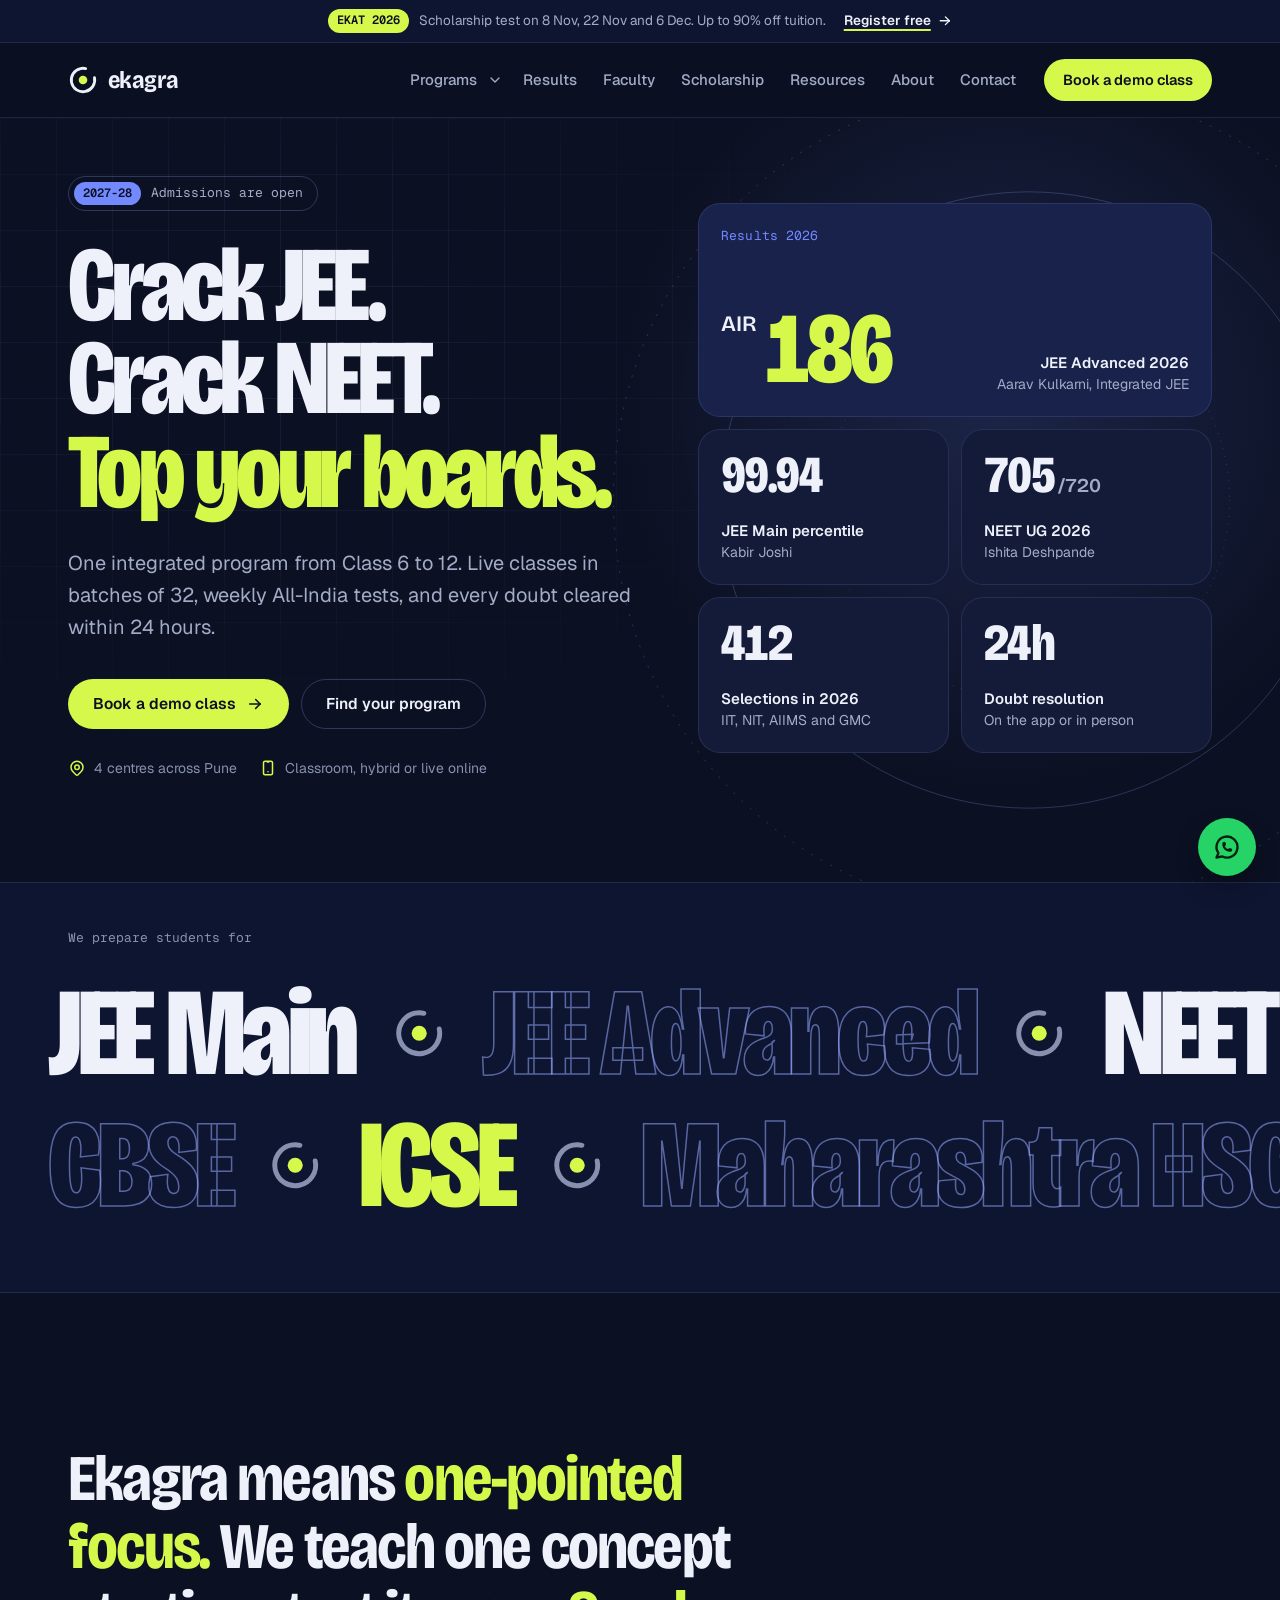
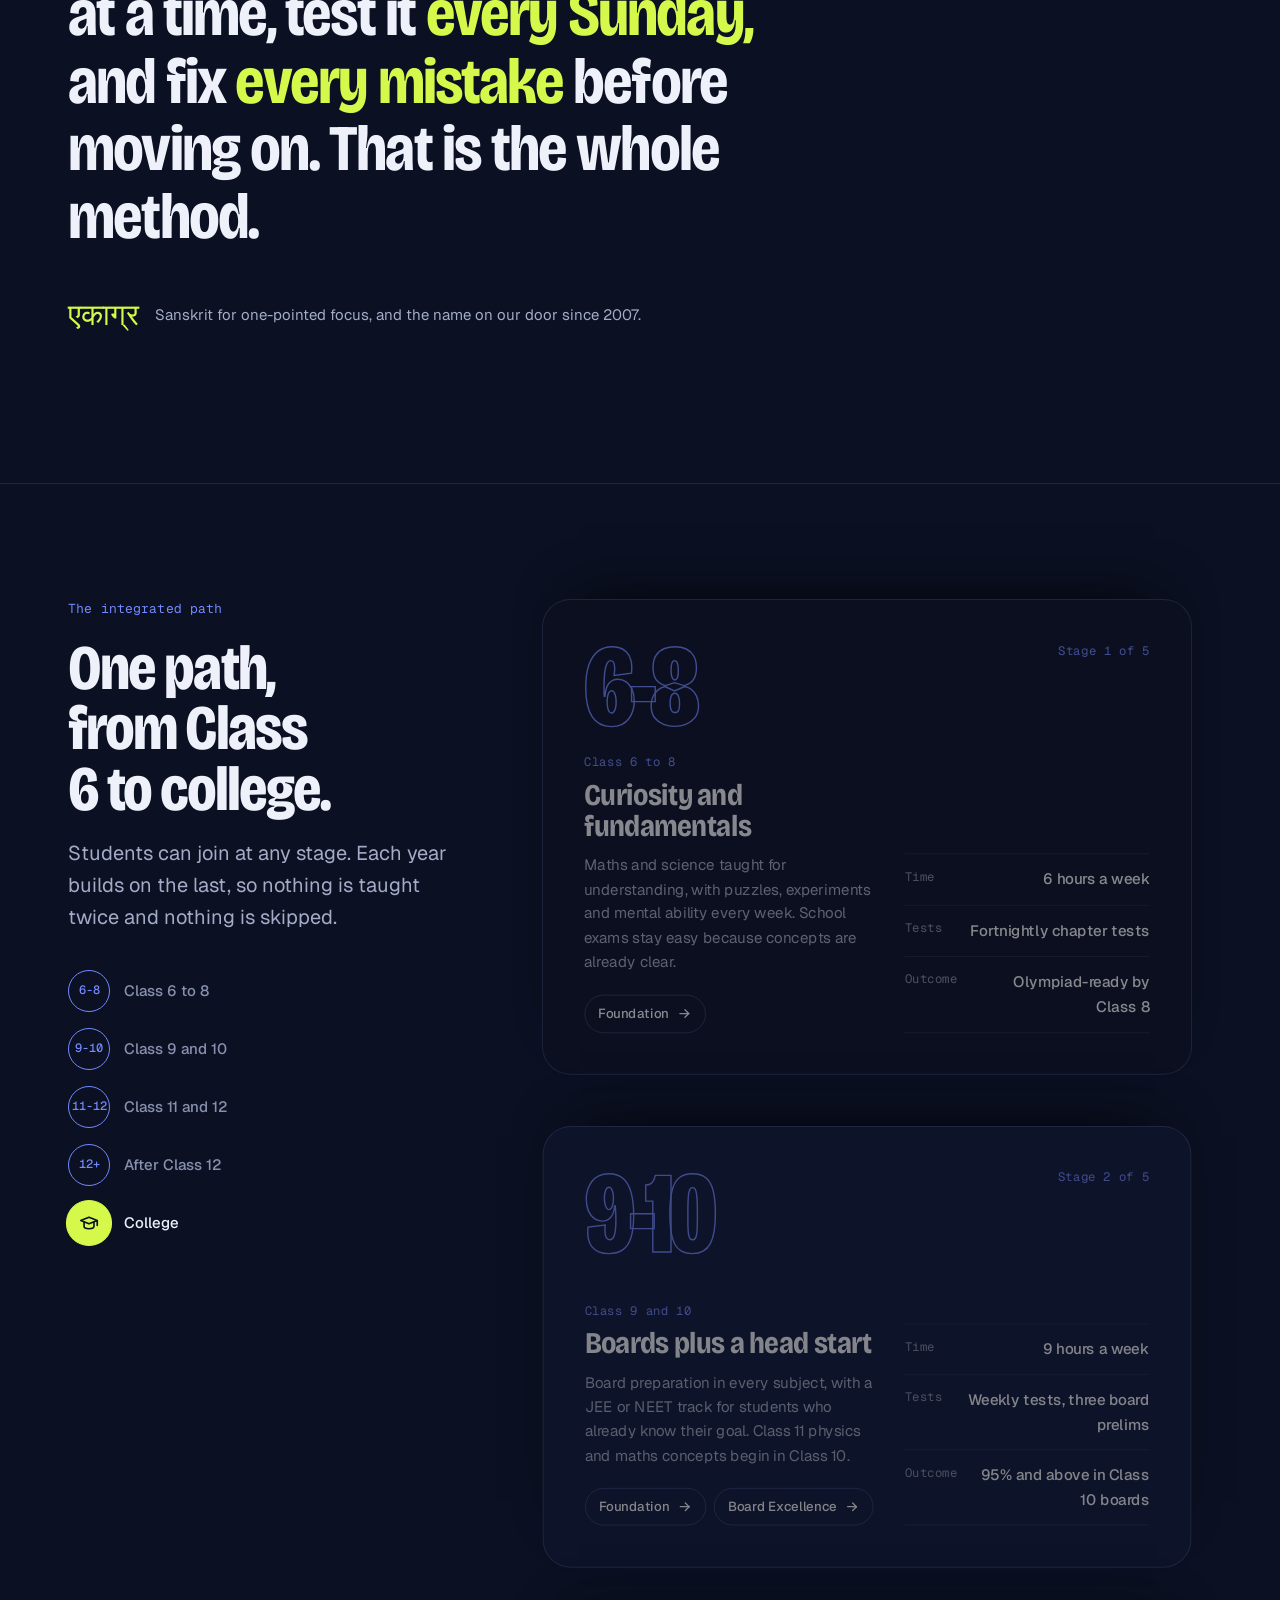
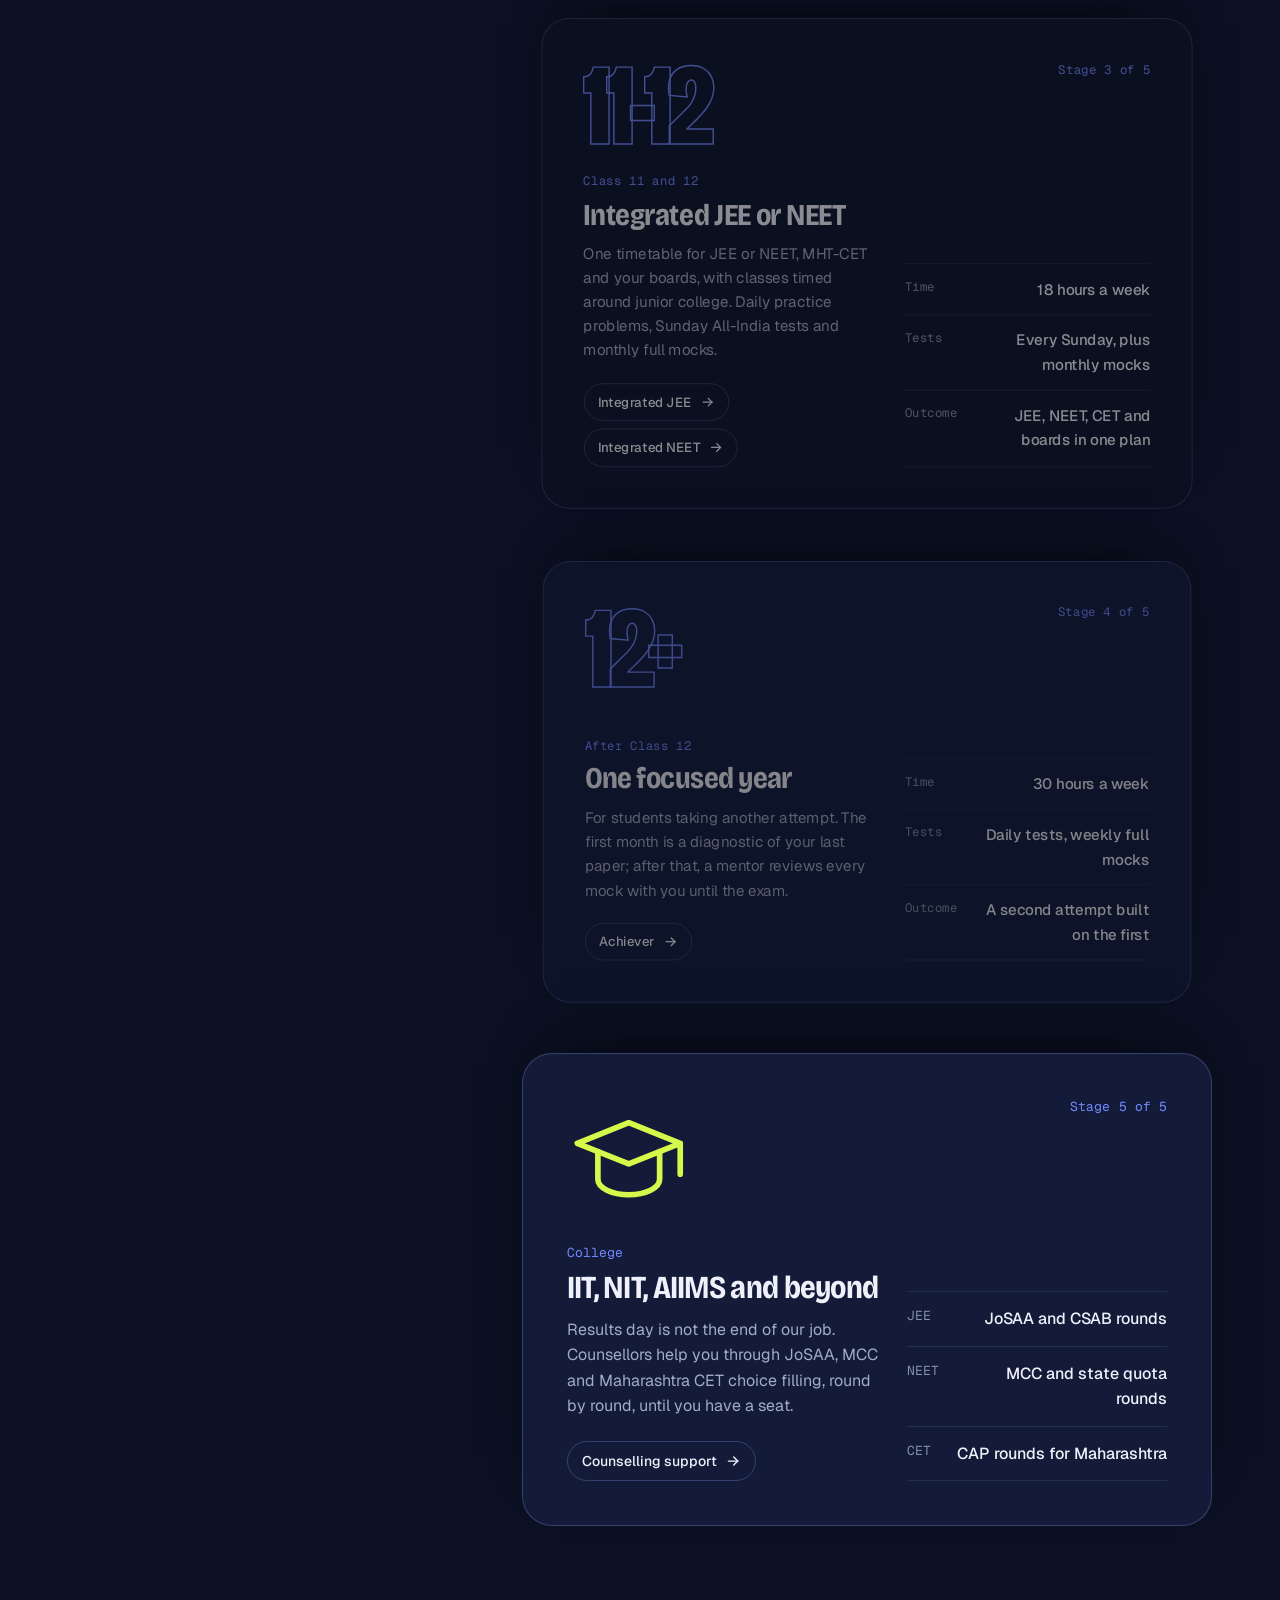
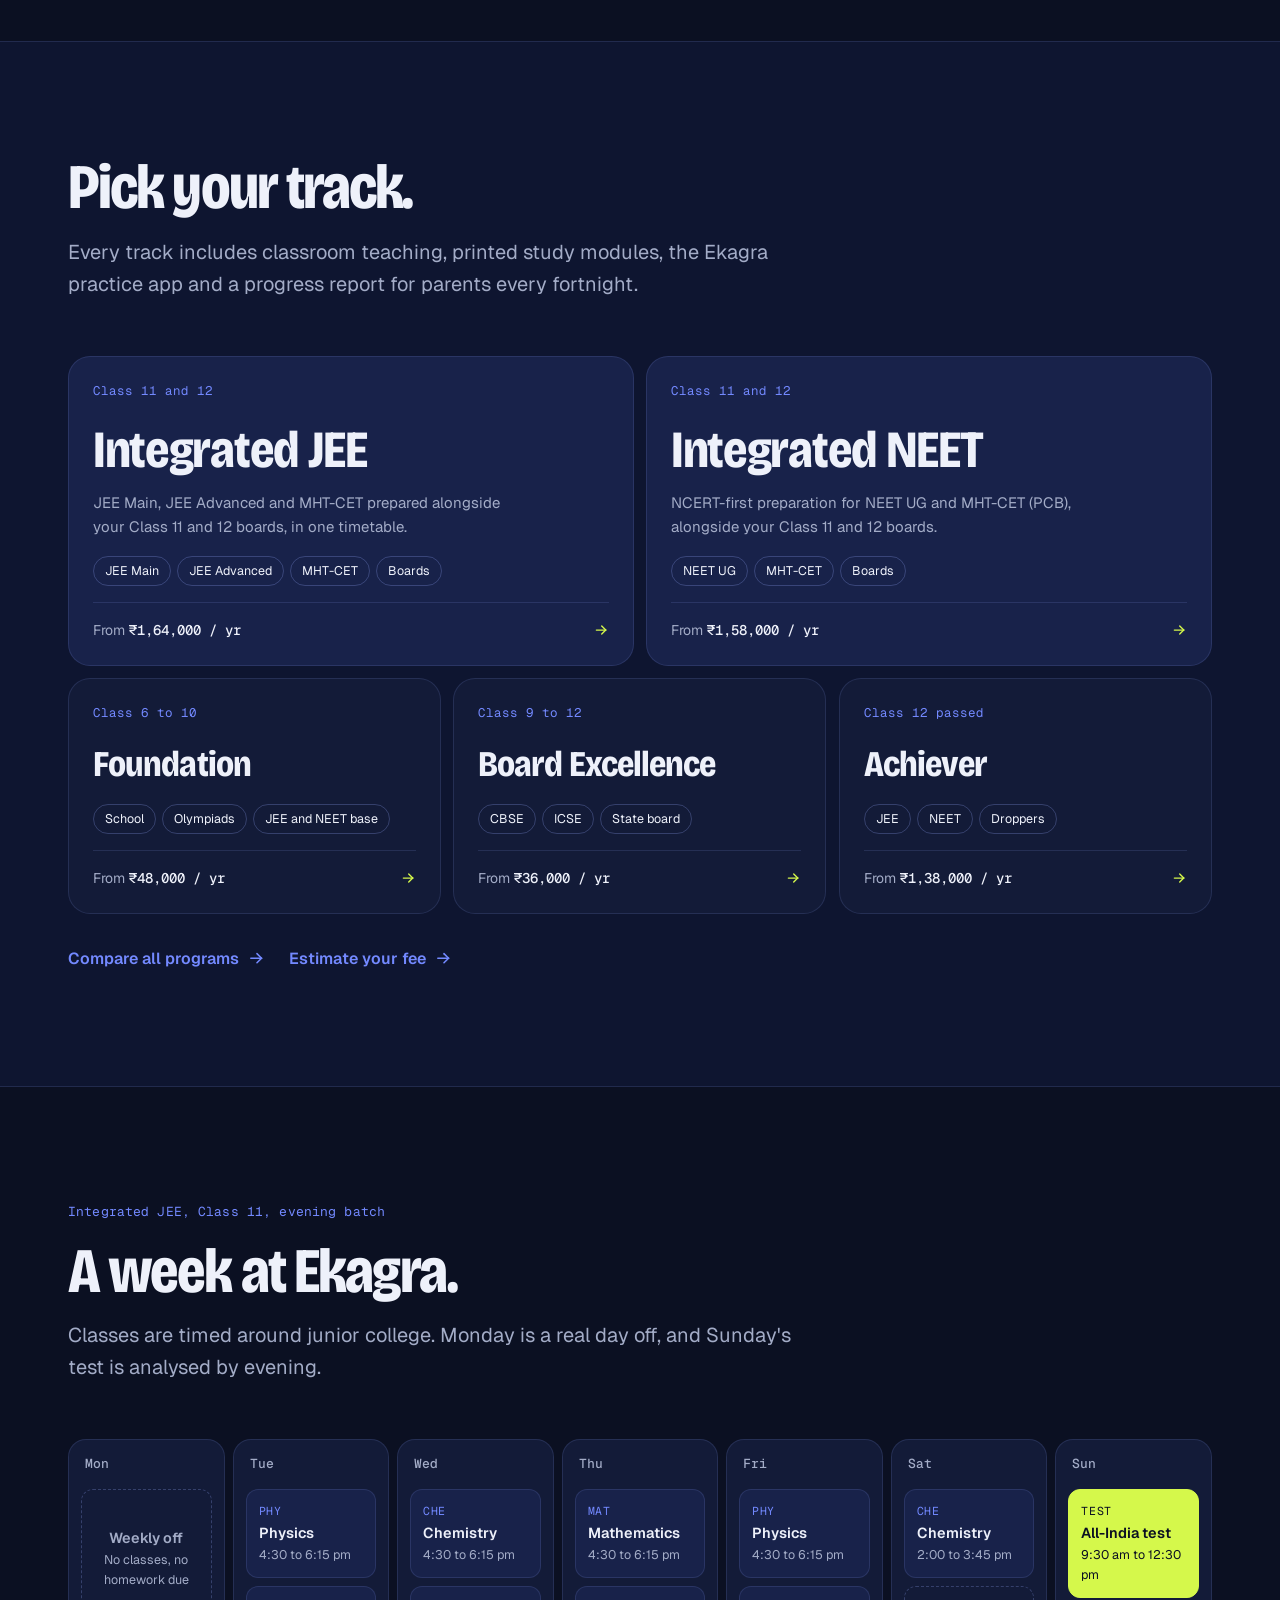
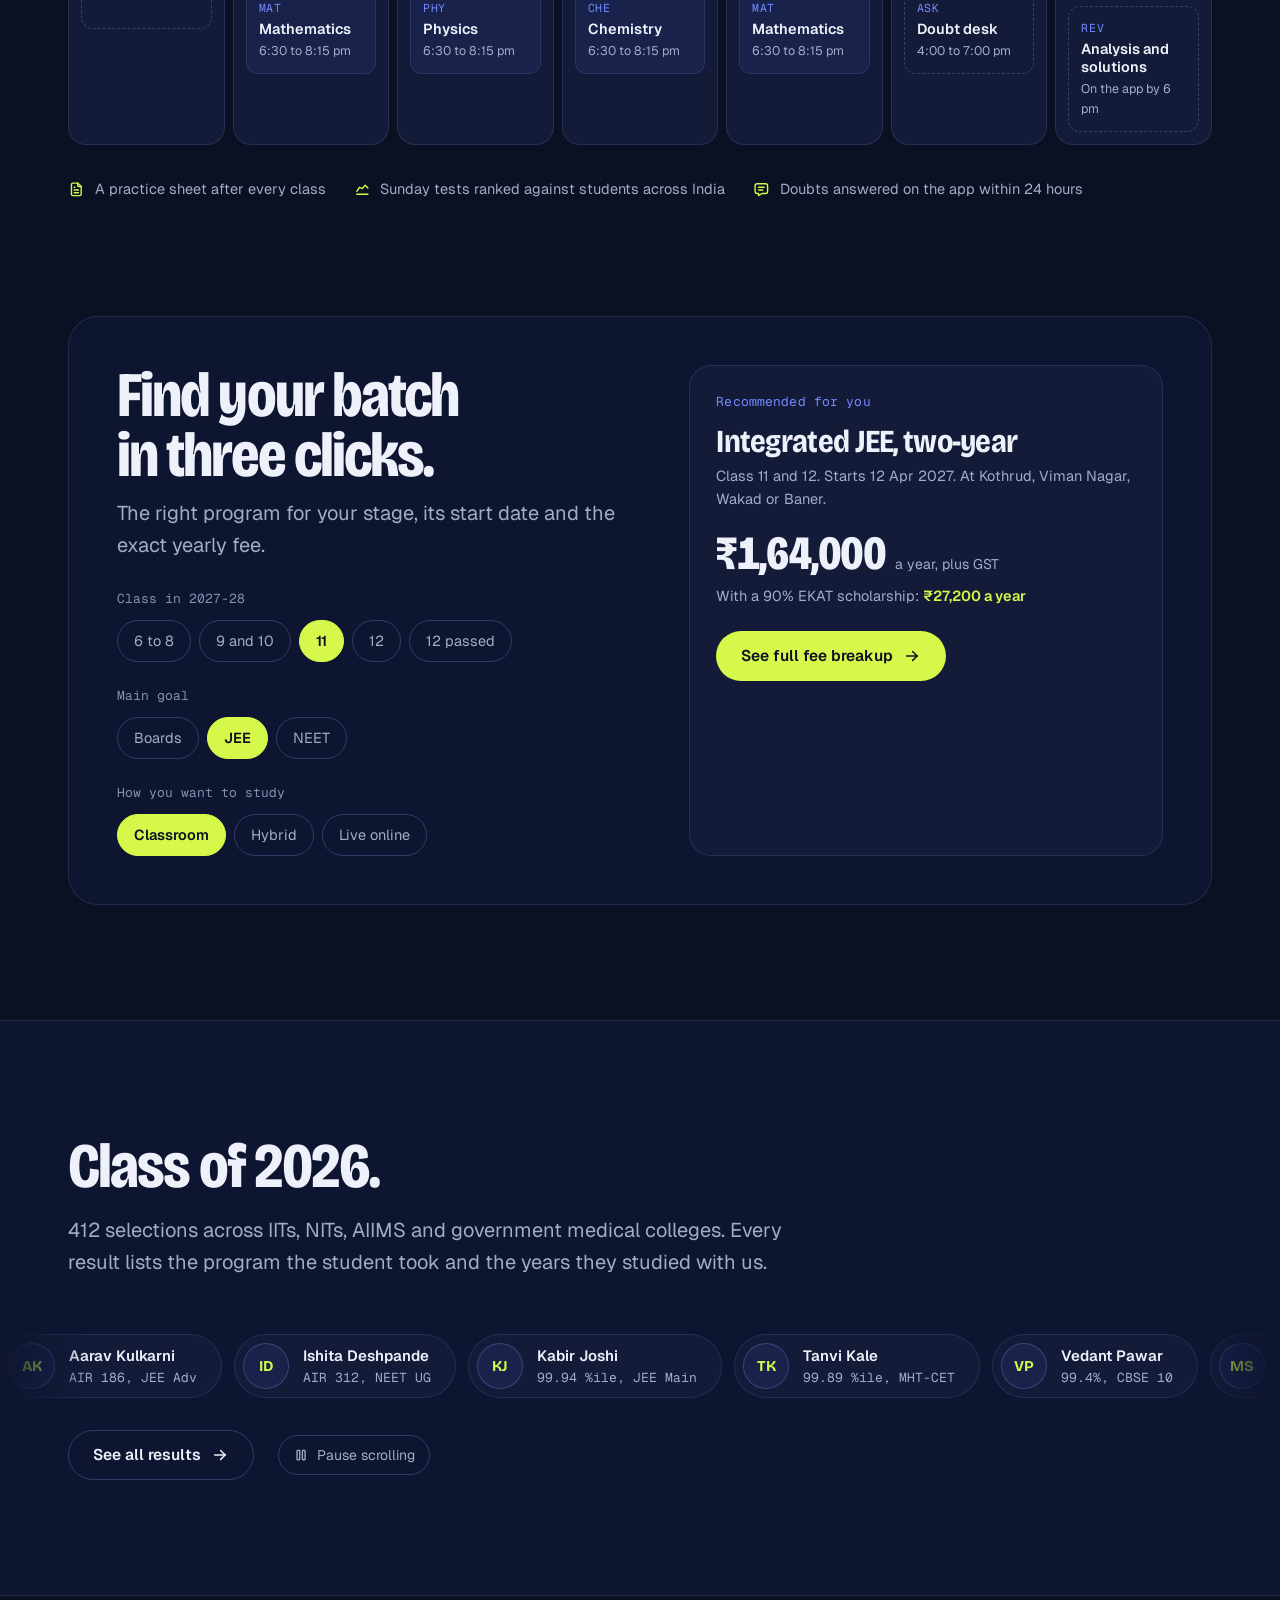
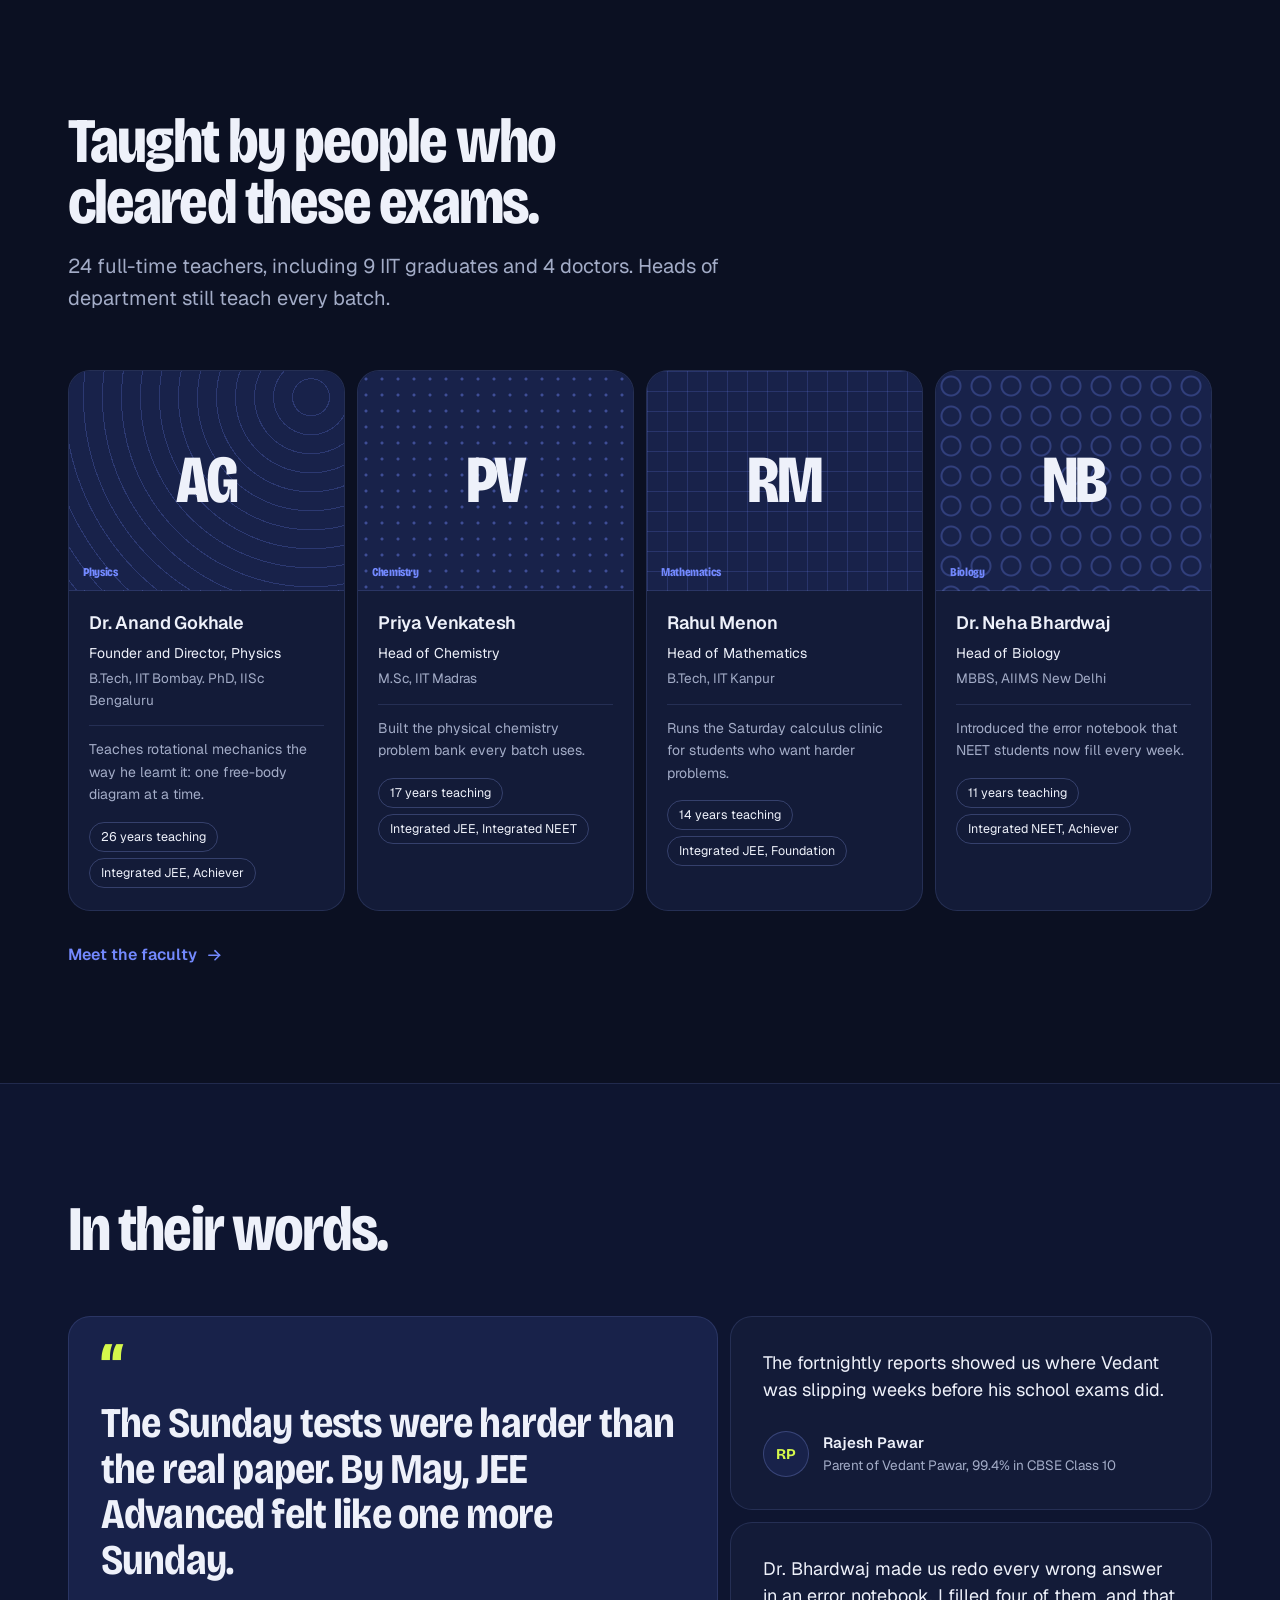
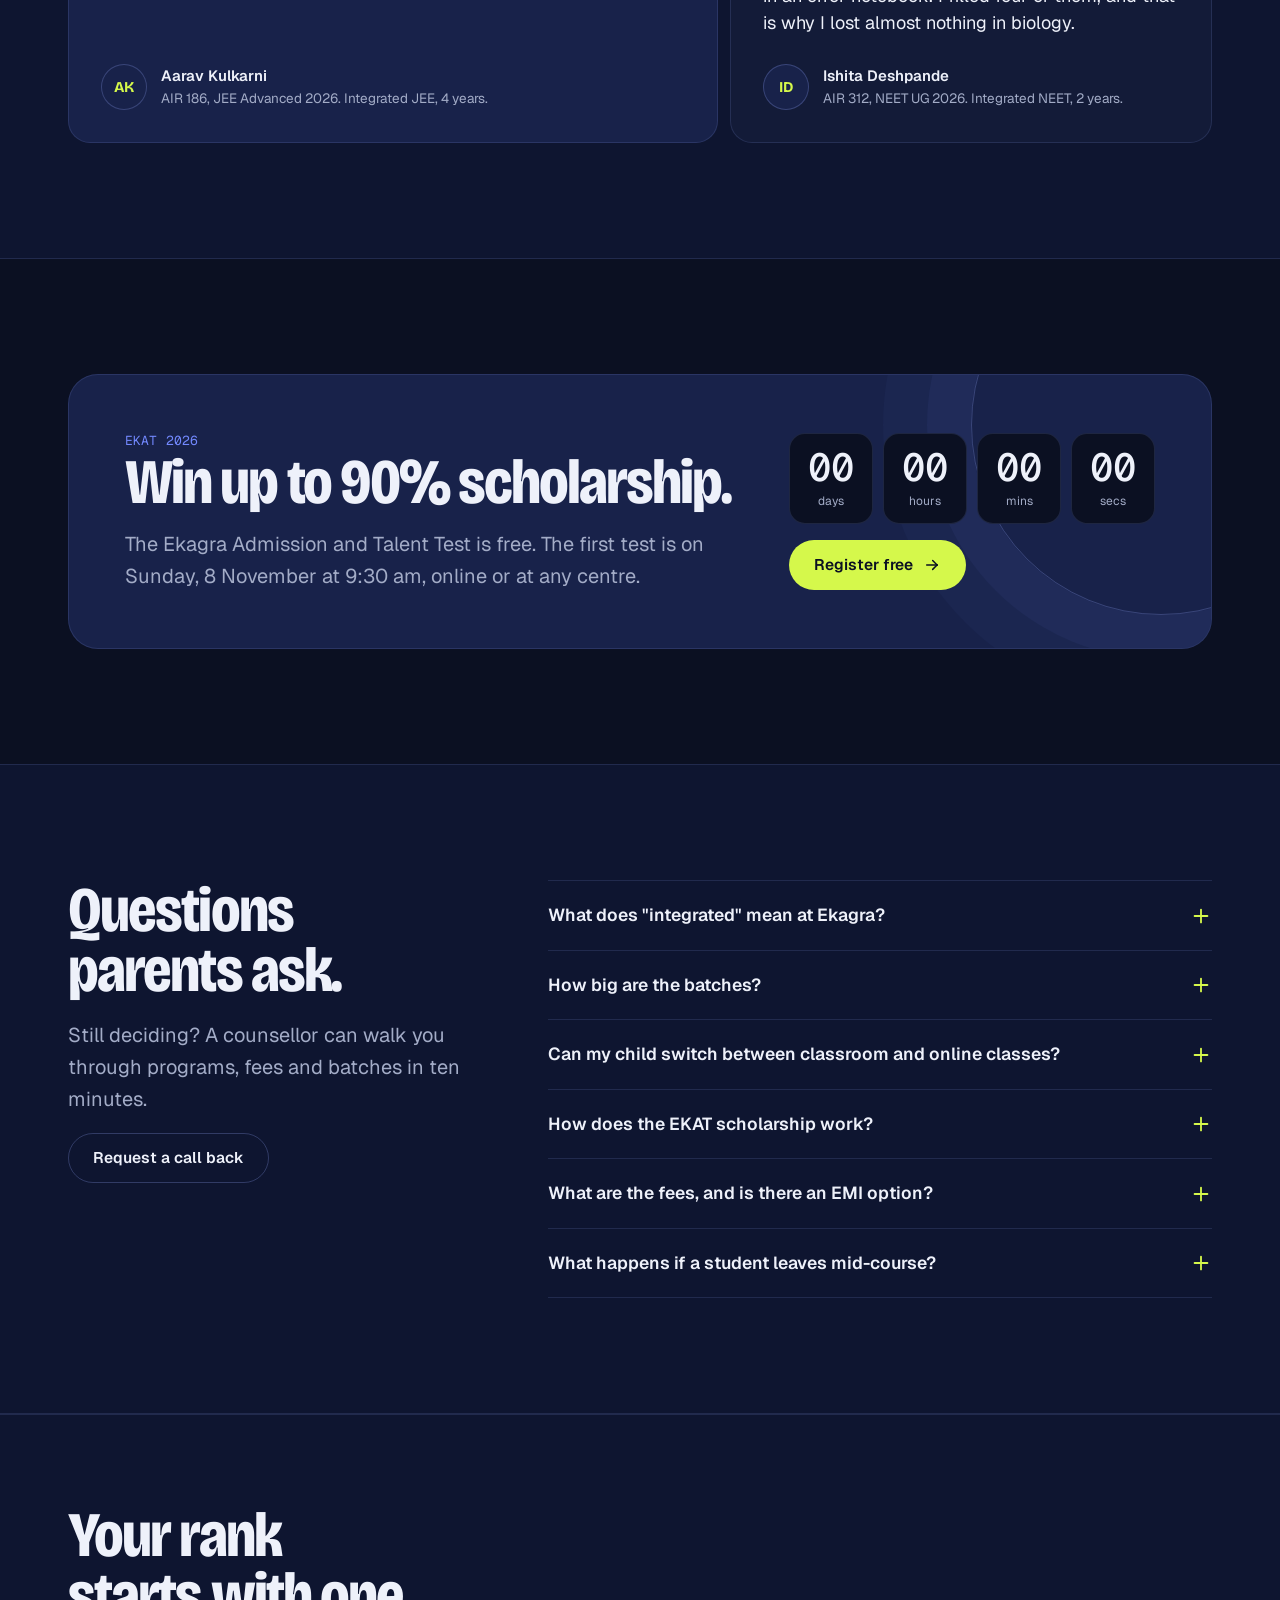
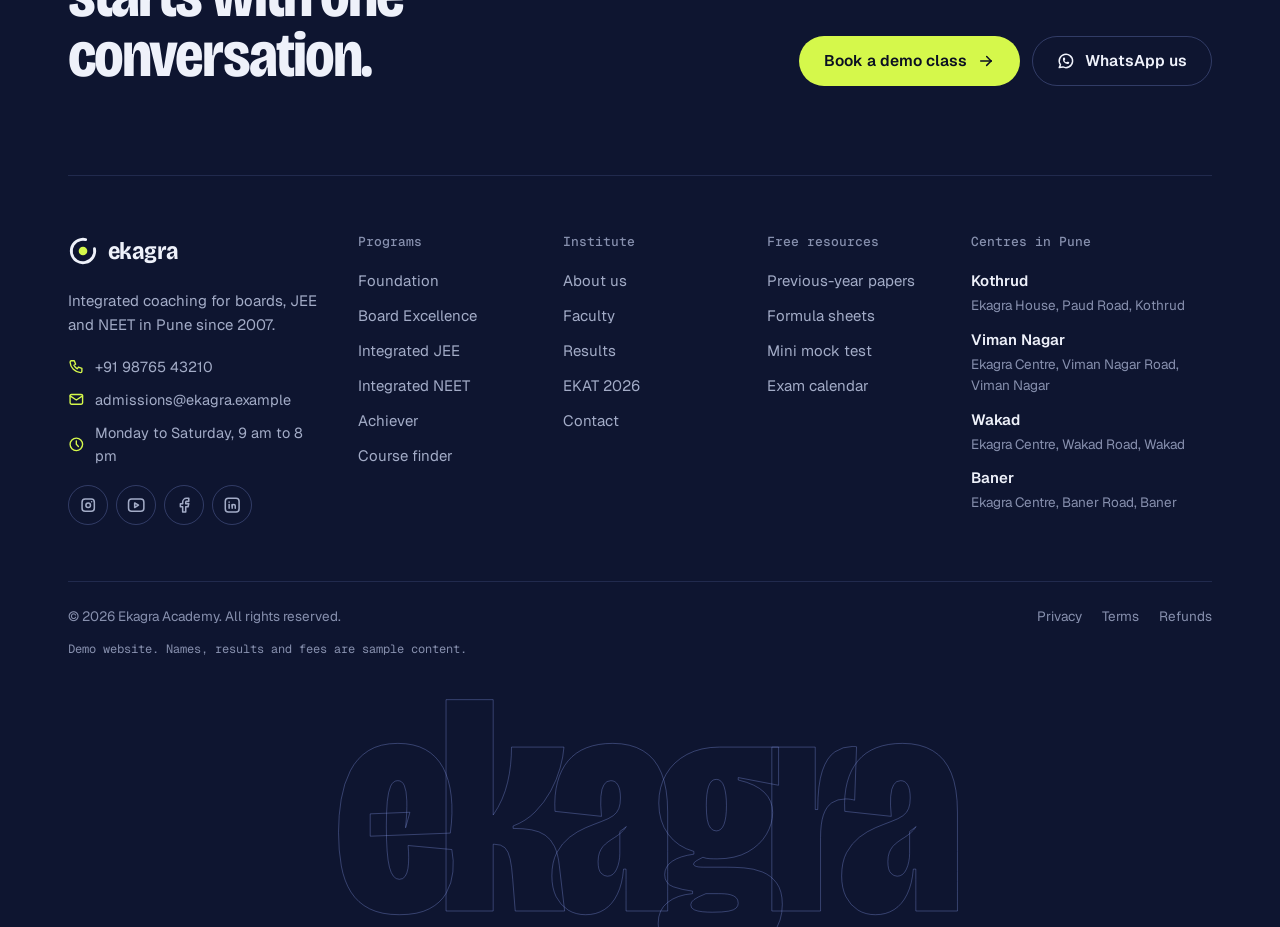
<file: index.html>
<!doctype html>
<html lang="en-IN">
<head>
<meta charset="utf-8">
<meta name="viewport" content="width=device-width, initial-scale=1, viewport-fit=cover">
<title>Ekagra Academy | Integrated JEE, NEET and board coaching in Pune</title>
<meta name="description" content="Integrated coaching for Class 6 to 12 in Pune: CBSE, ICSE and state boards, JEE Main, JEE Advanced, NEET and MHT-CET. Batches of 32, weekly All-India tests, and up to 90% scholarship through EKAT 2026.">
<link rel="canonical" href="https://ankitxksahoo.github.io/ekagra-academy/">
<meta name="robots" content="noindex">
<meta name="theme-color" content="#0B1022">
<meta property="og:type" content="website">
<meta property="og:site_name" content="Ekagra Academy">
<meta property="og:title" content="Ekagra Academy | Integrated JEE, NEET and board coaching in Pune">
<meta property="og:description" content="Integrated coaching for Class 6 to 12 in Pune: CBSE, ICSE and state boards, JEE Main, JEE Advanced, NEET and MHT-CET. Batches of 32, weekly All-India tests, and up to 90% scholarship through EKAT 2026.">
<meta property="og:url" content="https://ankitxksahoo.github.io/ekagra-academy/">
<meta property="og:image" content="https://ankitxksahoo.github.io/ekagra-academy/assets/img/og-image.png">
<meta property="og:locale" content="en_IN">
<meta name="twitter:card" content="summary_large_image">
<link rel="icon" href="assets/img/favicon.svg" type="image/svg+xml">
<link rel="preconnect" href="https://fonts.googleapis.com">
<link rel="preconnect" href="https://fonts.gstatic.com" crossorigin>
<link rel="stylesheet" href="https://fonts.googleapis.com/css2?family=Bricolage+Grotesque:opsz,wdth,wght@12..96,75..100,400..800&family=Geist:wght@400..700&family=Geist+Mono:wght@400..600&display=swap">
<link rel="stylesheet" href="assets/css/styles.css">
<script type="application/ld+json">{"@context":"https://schema.org","@type":"EducationalOrganization","name":"Ekagra Academy","url":"https://ankitxksahoo.github.io/ekagra-academy","telephone":"+91 98765 43210","email":"admissions@ekagra.example","foundingDate":"2007","address":{"@type":"PostalAddress","streetAddress":"Ekagra House, Paud Road, Kothrud","addressLocality":"Pune","postalCode":"411038","addressRegion":"Maharashtra","addressCountry":"IN"}}</script>
<script type="application/ld+json">{"@context":"https://schema.org","@type":"FAQPage","mainEntity":[{"@type":"Question","name":"What does \"integrated\" mean at Ekagra?","acceptedAnswer":{"@type":"Answer","text":"Your child prepares for school boards and for JEE or NEET in a single timetable. In Class 11 and 12, our classes are timed around junior college hours and our board teaching follows the CBSE, ICSE and HSC syllabus, so school and entrance preparation never pull in different directions."}},{"@type":"Question","name":"How big are the batches?","acceptedAnswer":{"@type":"Answer","text":"A maximum of 32 students. When a batch is full we open a new one with its own teachers rather than adding chairs."}},{"@type":"Question","name":"Can my child switch between classroom and online classes?","acceptedAnswer":{"@type":"Answer","text":"Yes. Every classroom lecture is also streamed and recorded on the Ekagra app, so a student who is unwell or travelling can join live from home. You can change your mode once a term."}},{"@type":"Question","name":"How does the EKAT scholarship work?","acceptedAnswer":{"@type":"Answer","text":"EKAT is a free admission and talent test held on 8 November, 22 November and 6 December 2026. Your score decides your scholarship, from 10% up to 90% of tuition. Results come out within 7 days."}},{"@type":"Question","name":"What are the fees, and is there an EMI option?","acceptedAnswer":{"@type":"Answer","text":"Fees start at ₹36,000 a year for Board Excellence and ₹1,64,000 a year for Integrated JEE, plus 18% GST. You can pay in full (5% off tuition), in two instalments, or in 10 monthly instalments through our partner lenders. The course finder shows the exact amount for your choices."}},{"@type":"Question","name":"What happens if a student leaves mid-course?","acceptedAnswer":{"@type":"Answer","text":"The fee for the remaining period is refunded on a pro-rata basis within 10 days of the request, as set out in our refund policy. Fees never increase during a course."}}]}</script>
</head>
<body>
<a class="skip" href="#main">Skip to content</a>
<div class="progress-bar" aria-hidden="true"></div>
<svg class="sprite" width="0" height="0" aria-hidden="true" focusable="false"><symbol id="i-arrow" viewBox="0 0 24 24"><path d="M5 12h14"/><path d="M13 18l6-6"/><path d="M13 6l6 6"/></symbol><symbol id="i-arrow-ur" viewBox="0 0 24 24"><path d="M17 7L7 17"/><path d="M8 7h9v9"/></symbol><symbol id="i-phone" viewBox="0 0 24 24"><path d="M5 4h4l2 5l-2.5 1.5a11 11 0 0 0 5 5l1.5-2.5l5 2v4a2 2 0 0 1-2 2a16 16 0 0 1-15-15a2 2 0 0 1 2-2"/></symbol><symbol id="i-mail" viewBox="0 0 24 24"><path d="M3 7a2 2 0 0 1 2-2h14a2 2 0 0 1 2 2v10a2 2 0 0 1-2 2h-14a2 2 0 0 1-2-2v-10z"/><path d="M3 7l9 6l9-6"/></symbol><symbol id="i-pin" viewBox="0 0 24 24"><path d="M9 11a3 3 0 1 0 6 0a3 3 0 0 0-6 0"/><path d="M17.657 16.657l-4.243 4.243a2 2 0 0 1-2.827 0l-4.244-4.243a8 8 0 1 1 11.314 0z"/></symbol><symbol id="i-clock" viewBox="0 0 24 24"><path d="M3 12a9 9 0 1 0 18 0a9 9 0 0 0-18 0"/><path d="M12 7v5l3 3"/></symbol><symbol id="i-calendar" viewBox="0 0 24 24"><path d="M4 7a2 2 0 0 1 2-2h12a2 2 0 0 1 2 2v12a2 2 0 0 1-2 2h-12a2 2 0 0 1-2-2v-12z"/><path d="M16 3v4"/><path d="M8 3v4"/><path d="M4 11h16"/></symbol><symbol id="i-menu" viewBox="0 0 24 24"><path d="M4 7h16"/><path d="M4 12h16"/><path d="M4 17h16"/></symbol><symbol id="i-x" viewBox="0 0 24 24"><path d="M18 6L6 18"/><path d="M6 6l12 12"/></symbol><symbol id="i-check" viewBox="0 0 24 24"><path d="M5 12l5 5L20 7"/></symbol><symbol id="i-check-circle" viewBox="0 0 24 24"><path d="M3 12a9 9 0 1 0 18 0a9 9 0 0 0-18 0"/><path d="M9 12l2 2l4-4"/></symbol><symbol id="i-plus" viewBox="0 0 24 24"><path d="M12 5v14"/><path d="M5 12h14"/></symbol><symbol id="i-chevron" viewBox="0 0 24 24"><path d="M6 9l6 6l6-6"/></symbol><symbol id="i-download" viewBox="0 0 24 24"><path d="M4 17v2a2 2 0 0 0 2 2h12a2 2 0 0 0 2-2v-2"/><path d="M7 11l5 5l5-5"/><path d="M12 4v12"/></symbol><symbol id="i-star" viewBox="0 0 24 24"><path d="M12 17.75l-6.172 3.245l1.179-6.873l-5-4.867l6.9-1l3.086-6.253l3.086 6.253l6.9 1l-5 4.867l1.179 6.873z"/></symbol><symbol id="i-users" viewBox="0 0 24 24"><path d="M5 7a4 4 0 1 0 8 0a4 4 0 1 0-8 0"/><path d="M3 21v-2a4 4 0 0 1 4-4h4a4 4 0 0 1 4 4v2"/><path d="M16 3.13a4 4 0 0 1 0 7.75"/><path d="M21 21v-2a4 4 0 0 0-3-3.85"/></symbol><symbol id="i-chart" viewBox="0 0 24 24"><path d="M4 19h16"/><path d="M4 15l4-6l4 2l4-5l4 4"/></symbol><symbol id="i-help" viewBox="0 0 24 24"><path d="M8 9h8"/><path d="M8 13h6"/><path d="M18 4a3 3 0 0 1 3 3v8a3 3 0 0 1-3 3h-5l-5 3v-3h-2a3 3 0 0 1-3-3v-8a3 3 0 0 1 3-3h12z"/></symbol><symbol id="i-device" viewBox="0 0 24 24"><path d="M6 5a2 2 0 0 1 2-2h8a2 2 0 0 1 2 2v14a2 2 0 0 1-2 2h-8a2 2 0 0 1-2-2v-14z"/><path d="M11 4h2"/><path d="M12 17v.01"/></symbol><symbol id="i-book" viewBox="0 0 24 24"><path d="M3 19a9 9 0 0 1 9 0a9 9 0 0 1 9 0"/><path d="M3 6a9 9 0 0 1 9 0a9 9 0 0 1 9 0"/><path d="M3 6v13"/><path d="M12 6v13"/><path d="M21 6v13"/></symbol><symbol id="i-school" viewBox="0 0 24 24"><path d="M22 9l-10-4l-10 4l10 4l10-4v6"/><path d="M6 10.6v5.4a6 3 0 0 0 12 0v-5.4"/></symbol><symbol id="i-notebook" viewBox="0 0 24 24"><path d="M6 4h11a2 2 0 0 1 2 2v12a2 2 0 0 1-2 2h-11a1 1 0 0 1-1-1v-14a1 1 0 0 1 1-1m3 0v16"/><path d="M13 8h2"/><path d="M13 12h2"/></symbol><symbol id="i-atom" viewBox="0 0 24 24"><path d="M12 12v.01"/><path d="M19.071 4.929c-1.562-1.562-6 .337-9.9 4.243c-3.905 3.905-5.804 8.337-4.242 9.9c1.562 1.561 6-.338 9.9-4.244c3.905-3.905 5.804-8.337 4.242-9.9"/><path d="M4.929 4.929c-1.562 1.562 .337 6 4.243 9.9c3.905 3.905 8.337 5.804 9.9 4.242c1.561-1.562-.338-6-4.244-9.9c-3.905-3.905-8.337-5.804-9.9-4.242"/></symbol><symbol id="i-flask" viewBox="0 0 24 24"><path d="M9 3h6"/><path d="M10 9h4"/><path d="M10 3v6l-4 11a.7 .7 0 0 0 .5 1h11a.7 .7 0 0 0 .5-1l-4-11v-6"/></symbol><symbol id="i-target" viewBox="0 0 24 24"><path d="M11 12a1 1 0 1 0 2 0a1 1 0 1 0-2 0"/><path d="M7 12a5 5 0 1 0 10 0a5 5 0 1 0-10 0"/><path d="M3 12a9 9 0 1 0 18 0a9 9 0 1 0-18 0"/></symbol><symbol id="i-whatsapp" viewBox="0 0 24 24"><path d="M3 21l1.65-3.8a9 9 0 1 1 3.4 2.9l-5.05.9"/><path d="M9 10a.5 .5 0 0 0 1 0v-1a.5 .5 0 0 0-1 0v1a5 5 0 0 0 5 5h1a.5 .5 0 0 0 0-1h-1a.5 .5 0 0 0 0 1"/></symbol><symbol id="i-instagram" viewBox="0 0 24 24"><path d="M4 8a4 4 0 0 1 4-4h8a4 4 0 0 1 4 4v8a4 4 0 0 1-4 4h-8a4 4 0 0 1-4-4z"/><path d="M9 12a3 3 0 1 0 6 0a3 3 0 0 0-6 0"/><path d="M16.5 7.5v.01"/></symbol><symbol id="i-youtube" viewBox="0 0 24 24"><path d="M2 8a4 4 0 0 1 4-4h12a4 4 0 0 1 4 4v8a4 4 0 0 1-4 4h-12a4 4 0 0 1-4-4v-8z"/><path d="M10 9l5 3l-5 3z"/></symbol><symbol id="i-facebook" viewBox="0 0 24 24"><path d="M7 10v4h3v7h4v-7h3l1-4h-4v-2a1 1 0 0 1 1-1h3v-4h-3a5 5 0 0 0-5 5v2h-3"/></symbol><symbol id="i-linkedin" viewBox="0 0 24 24"><path d="M8 11v5"/><path d="M8 8v.01"/><path d="M12 16v-5"/><path d="M16 16v-3a2 2 0 1 0-4 0"/><path d="M3 7a4 4 0 0 1 4-4h10a4 4 0 0 1 4 4v10a4 4 0 0 1-4 4h-10a4 4 0 0 1-4-4z"/></symbol><symbol id="i-play" viewBox="0 0 24 24"><path d="M7 4v16l13-8z"/></symbol><symbol id="i-pause" viewBox="0 0 24 24"><path d="M6 6a1 1 0 0 1 1-1h2a1 1 0 0 1 1 1v12a1 1 0 0 1-1 1h-2a1 1 0 0 1-1-1z"/><path d="M14 6a1 1 0 0 1 1-1h2a1 1 0 0 1 1 1v12a1 1 0 0 1-1 1h-2a1 1 0 0 1-1-1z"/></symbol><symbol id="i-search" viewBox="0 0 24 24"><path d="M3 10a7 7 0 1 0 14 0a7 7 0 1 0-14 0"/><path d="M21 21l-6-6"/></symbol><symbol id="i-external" viewBox="0 0 24 24"><path d="M12 6h-6a2 2 0 0 0-2 2v10a2 2 0 0 0 2 2h10a2 2 0 0 0 2-2v-6"/><path d="M11 13l9-9"/><path d="M15 4h5v5"/></symbol><symbol id="i-file" viewBox="0 0 24 24"><path d="M14 3v4a1 1 0 0 0 1 1h4"/><path d="M17 21h-10a2 2 0 0 1-2-2v-14a2 2 0 0 1 2-2h7l5 5v11a2 2 0 0 1-2 2z"/><path d="M9 9h1"/><path d="M9 13h6"/><path d="M9 17h6"/></symbol><symbol id="i-info" viewBox="0 0 24 24"><path d="M3 12a9 9 0 1 0 18 0a9 9 0 0 0-18 0"/><path d="M12 9h.01"/><path d="M11 12h1v4h1"/></symbol><symbol id="i-shield" viewBox="0 0 24 24"><path d="M11.46 20.846a12 12 0 0 1-7.96-14.846a12 12 0 0 0 8.5-3a12 12 0 0 0 8.5 3a12 12 0 0 1-.09 7.06"/><path d="M15 19l2 2l4-4"/></symbol><symbol id="i-percent" viewBox="0 0 24 24"><path d="M16 17a1 1 0 1 0 2 0a1 1 0 1 0-2 0"/><path d="M6 7a1 1 0 1 0 2 0a1 1 0 1 0-2 0"/><path d="M6 18l12-12"/></symbol><symbol id="i-lock" viewBox="0 0 24 24"><path d="M5 13a2 2 0 0 1 2-2h10a2 2 0 0 1 2 2v6a2 2 0 0 1-2 2h-10a2 2 0 0 1-2-2v-6z"/><path d="M11 16a1 1 0 1 0 2 0a1 1 0 0 0-2 0"/><path d="M8 11v-4a4 4 0 1 1 8 0v4"/></symbol><symbol id="i-refresh" viewBox="0 0 24 24"><path d="M20 11a8.1 8.1 0 0 0-15.5-2m-.5-4v4h4"/><path d="M4 13a8.1 8.1 0 0 0 15.5 2m.5 4v-4h-4"/></symbol><symbol id="i-building" viewBox="0 0 24 24"><path d="M3 21h18"/><path d="M9 8h1"/><path d="M9 12h1"/><path d="M9 16h1"/><path d="M14 8h1"/><path d="M14 12h1"/><path d="M14 16h1"/><path d="M5 21v-16a2 2 0 0 1 2-2h10a2 2 0 0 1 2 2v16"/></symbol><symbol id="i-calculator" viewBox="0 0 24 24"><path d="M4 5a2 2 0 0 1 2-2h12a2 2 0 0 1 2 2v14a2 2 0 0 1-2 2h-12a2 2 0 0 1-2-2z"/><path d="M8 8a1 1 0 0 1 1-1h6a1 1 0 0 1 1 1v1a1 1 0 0 1-1 1h-6a1 1 0 0 1-1-1z"/><path d="M8 14v.01"/><path d="M12 14v.01"/><path d="M16 14v.01"/><path d="M8 17v.01"/><path d="M12 17v.01"/><path d="M16 17v.01"/></symbol><symbol id="i-trophy" viewBox="0 0 24 24"><path d="M8 21h8"/><path d="M12 17v4"/><path d="M7 4h10"/><path d="M17 4v8a5 5 0 0 1-10 0v-8"/><path d="M3 9a2 2 0 1 0 4 0a2 2 0 1 0-4 0"/><path d="M17 9a2 2 0 1 0 4 0a2 2 0 1 0-4 0"/></symbol><symbol id="i-copy" viewBox="0 0 24 24"><path d="M7 9.667a2.667 2.667 0 0 1 2.667-2.667h8.666a2.667 2.667 0 0 1 2.667 2.667v8.666a2.667 2.667 0 0 1-2.667 2.667h-8.666a2.667 2.667 0 0 1-2.667-2.667z"/><path d="M4.012 16.737a2 2 0 0 1-1.012-1.737v-10c0-1.1 .9-2 2-2h10c.75 0 1.158 .385 1.5 1"/></symbol></svg>
<div class="topbar"><div class="wrap topbar-in"><p><span class="topbar-tag">EKAT 2026</span><span>Scholarship test on 8 Nov, 22 Nov and 6 Dec. Up to 90% off tuition.</span></p><a href="scholarship-test.html">Register free<svg class="ico" aria-hidden="true" focusable="false"><use href="#i-arrow"/></svg></a></div></div>
<header class="site-header" data-header>
  <div class="wrap nav">
    <a class="logo" href="index.html" aria-label="Ekagra Academy home"><svg class="mark" viewBox="0 0 32 32" aria-hidden="true" focusable="false"><circle cx="16" cy="16" r="12.5" fill="none" stroke="currentColor" stroke-width="3" stroke-linecap="round" stroke-dasharray="64 14.54" transform="rotate(-12 16 16)"/><circle class="mark-dot" cx="16" cy="16" r="4.6"/></svg><span>ekagra</span></a>
    <nav class="nav-main" aria-label="Main"><ul class="nav-links"><li class="has-dd"><a class="nav-a" href="programs.html">Programs</a><button class="dd-toggle" type="button" aria-expanded="false" aria-controls="dd-programs" aria-label="Show all programs"><svg class="ico" aria-hidden="true" focusable="false"><use href="#i-chevron"/></svg></button>
<div class="dd" id="dd-programs"><ul class="dd-list"><li><a href="programs.html#foundation"><span class="dd-ico"><svg class="ico" aria-hidden="true" focusable="false"><use href="#i-book"/></svg></span><span><b>Foundation</b><small>Class 6 to 10</small></span></a></li><li><a href="programs.html#boards"><span class="dd-ico"><svg class="ico" aria-hidden="true" focusable="false"><use href="#i-school"/></svg></span><span><b>Board Excellence</b><small>Class 9 to 12</small></span></a></li><li><a href="programs.html#jee"><span class="dd-ico"><svg class="ico" aria-hidden="true" focusable="false"><use href="#i-atom"/></svg></span><span><b>Integrated JEE</b><small>Class 11 and 12</small></span></a></li><li><a href="programs.html#neet"><span class="dd-ico"><svg class="ico" aria-hidden="true" focusable="false"><use href="#i-flask"/></svg></span><span><b>Integrated NEET</b><small>Class 11 and 12</small></span></a></li><li><a href="programs.html#achiever"><span class="dd-ico"><svg class="ico" aria-hidden="true" focusable="false"><use href="#i-target"/></svg></span><span><b>Achiever</b><small>Class 12 passed</small></span></a></li></ul><a class="dd-card" href="course-finder.html"><span class="tag-mono">Not sure which one?</span><b>Try the course finder</b><span>Three questions. Batch, fee and scholarship in one view.</span><svg class="ico ico--arrow" aria-hidden="true" focusable="false"><use href="#i-arrow"/></svg></a></div></li><li><a class="nav-a" href="results.html">Results</a></li><li><a class="nav-a" href="faculty.html">Faculty</a></li><li><a class="nav-a" href="scholarship-test.html">Scholarship</a></li><li><a class="nav-a" href="resources.html">Resources</a></li><li><a class="nav-a" href="about.html">About</a></li><li><a class="nav-a" href="contact.html">Contact</a></li></ul></nav>
    <a class="nav-phone" href="tel:+919876543210"><svg class="ico" aria-hidden="true" focusable="false"><use href="#i-phone"/></svg><span>+91 98765 43210</span></a>
    <button class="btn btn--lime btn--sm nav-cta" type="button" data-enquire data-magnetic>Book a demo class</button>
    <button class="menu-btn" type="button" data-menu aria-expanded="false" aria-controls="mobile-menu" aria-label="Open menu"><svg class="ico ico--open" aria-hidden="true" focusable="false"><use href="#i-menu"/></svg><svg class="ico ico--close" aria-hidden="true" focusable="false"><use href="#i-x"/></svg></button>
  </div>
  <div class="mobile-menu" id="mobile-menu" hidden>
    <div class="wrap">
      <ul class="mm-links"><li><a href="programs.html">Programs<svg class="ico" aria-hidden="true" focusable="false"><use href="#i-arrow"/></svg></a></li><li><a href="results.html">Results<svg class="ico" aria-hidden="true" focusable="false"><use href="#i-arrow"/></svg></a></li><li><a href="faculty.html">Faculty<svg class="ico" aria-hidden="true" focusable="false"><use href="#i-arrow"/></svg></a></li><li><a href="scholarship-test.html">Scholarship<svg class="ico" aria-hidden="true" focusable="false"><use href="#i-arrow"/></svg></a></li><li><a href="resources.html">Resources<svg class="ico" aria-hidden="true" focusable="false"><use href="#i-arrow"/></svg></a></li><li><a href="about.html">About<svg class="ico" aria-hidden="true" focusable="false"><use href="#i-arrow"/></svg></a></li><li><a href="contact.html">Contact<svg class="ico" aria-hidden="true" focusable="false"><use href="#i-arrow"/></svg></a></li></ul>
      <div class="mm-actions">
        <button class="btn btn--lime btn--block" type="button" data-enquire>Book a demo class</button>
        <a class="btn btn--ghost btn--block" href="tel:+919876543210"><svg class="ico" aria-hidden="true" focusable="false"><use href="#i-phone"/></svg>+91 98765 43210</a>
      </div>
    </div>
  </div>
</header>
<main id="main">

<section class="hero grid-bg" aria-labelledby="hero-h" data-hero>
  <div class="hero-fx" aria-hidden="true"><div class="hero-glow"></div><div class="hero-lit"></div><div class="orbits-wrap"><svg class="orbits" viewBox="0 0 600 600" focusable="false">
  <g class="orbit orbit-a"><circle cx="300" cy="300" r="290" stroke-dasharray="2 9"/><circle class="sat" cx="300" cy="10" r="5"/></g>
  <g class="orbit orbit-b"><circle cx="300" cy="300" r="215"/><circle class="sat sat--blue" cx="515" cy="300" r="4"/></g>
  <g class="orbit orbit-c"><circle cx="300" cy="300" r="140" stroke-dasharray="1 7"/><circle class="sat" cx="300" cy="440" r="3.5"/></g>
</svg></div></div>
  <div class="wrap hero-grid">
    <div class="hero-copy">
      <p class="pill-tag"><b>2027-28</b>Admissions are open</p>
      <h1 class="display h-hero" id="hero-h"><span class="line">Crack JEE.</span><span class="line">Crack NEET.</span><span class="line hl">Top your boards.</span></h1>
      <p class="lede hero-lede">One integrated program from Class 6 to 12. Live classes in batches of 32, weekly All-India tests, and every doubt cleared within 24 hours.</p>
      <div class="hero-ctas">
        <button class="btn btn--lime" type="button" data-enquire data-magnetic>Book a demo class<svg class="ico ico--arrow" aria-hidden="true" focusable="false"><use href="#i-arrow"/></svg></button>
        <a class="btn btn--ghost" href="course-finder.html">Find your program</a>
      </div>
      <ul class="hero-note"><li><svg class="ico" aria-hidden="true" focusable="false"><use href="#i-pin"/></svg>4 centres across Pune</li><li><svg class="ico" aria-hidden="true" focusable="false"><use href="#i-device"/></svg>Classroom, hybrid or live online</li></ul>
    </div>
    <div class="bento" aria-label="Highlights from 2026">
      <div class="tile tile--wide"><span class="tag-mono">Results 2026</span><div class="tile-num"><small>AIR</small><span data-count data-count-from="5000">186</span></div><div class="tile-cap"><b>JEE Advanced 2026</b>Aarav Kulkarni, Integrated JEE</div></div>
      <div class="tile"><div class="tile-num"><span data-count>99.94</span></div><div class="tile-cap"><b>JEE Main percentile</b>Kabir Joshi</div></div>
      <div class="tile"><div class="tile-num"><span data-count data-count-from="560">705</span><small>/720</small></div><div class="tile-cap"><b>NEET UG 2026</b>Ishita Deshpande</div></div>
      <div class="tile"><div class="tile-num"><span data-count data-count-from="150">412</span></div><div class="tile-cap"><b>Selections in 2026</b>IIT, NIT, AIIMS and GMC</div></div>
      <div class="tile"><div class="tile-num"><span data-count data-count-from="6">24</span>h</div><div class="tile-cap"><b>Doubt resolution</b>On the app or in person</div></div>
    </div>
  </div>
</section>

<section class="kinetic" aria-label="Exams we prepare for: CBSE, ICSE, Maharashtra HSC, JEE Main, JEE Advanced, NEET UG, MHT-CET and Olympiads" data-kinetic>
  <div class="wrap"><p class="kinetic-label">We prepare students for</p></div>
  <div class="kinetic-row" aria-hidden="true"><span class="f">JEE Main</span><svg class="kmark" viewBox="0 0 32 32" aria-hidden="true" focusable="false"><circle cx="16" cy="16" r="12.5" fill="none" stroke="currentColor" stroke-width="3" stroke-linecap="round" stroke-dasharray="64 14.54" transform="rotate(-12 16 16)"/><circle class="mark-dot" cx="16" cy="16" r="4.6"/></svg><span class="o">JEE Advanced</span><svg class="kmark" viewBox="0 0 32 32" aria-hidden="true" focusable="false"><circle cx="16" cy="16" r="12.5" fill="none" stroke="currentColor" stroke-width="3" stroke-linecap="round" stroke-dasharray="64 14.54" transform="rotate(-12 16 16)"/><circle class="mark-dot" cx="16" cy="16" r="4.6"/></svg><span class="f">NEET UG</span><svg class="kmark" viewBox="0 0 32 32" aria-hidden="true" focusable="false"><circle cx="16" cy="16" r="12.5" fill="none" stroke="currentColor" stroke-width="3" stroke-linecap="round" stroke-dasharray="64 14.54" transform="rotate(-12 16 16)"/><circle class="mark-dot" cx="16" cy="16" r="4.6"/></svg><span class="o">MHT-CET</span><svg class="kmark" viewBox="0 0 32 32" aria-hidden="true" focusable="false"><circle cx="16" cy="16" r="12.5" fill="none" stroke="currentColor" stroke-width="3" stroke-linecap="round" stroke-dasharray="64 14.54" transform="rotate(-12 16 16)"/><circle class="mark-dot" cx="16" cy="16" r="4.6"/></svg><span class="f">JEE Main</span><svg class="kmark" viewBox="0 0 32 32" aria-hidden="true" focusable="false"><circle cx="16" cy="16" r="12.5" fill="none" stroke="currentColor" stroke-width="3" stroke-linecap="round" stroke-dasharray="64 14.54" transform="rotate(-12 16 16)"/><circle class="mark-dot" cx="16" cy="16" r="4.6"/></svg><span class="o">JEE Advanced</span><svg class="kmark" viewBox="0 0 32 32" aria-hidden="true" focusable="false"><circle cx="16" cy="16" r="12.5" fill="none" stroke="currentColor" stroke-width="3" stroke-linecap="round" stroke-dasharray="64 14.54" transform="rotate(-12 16 16)"/><circle class="mark-dot" cx="16" cy="16" r="4.6"/></svg><span class="f">NEET UG</span><svg class="kmark" viewBox="0 0 32 32" aria-hidden="true" focusable="false"><circle cx="16" cy="16" r="12.5" fill="none" stroke="currentColor" stroke-width="3" stroke-linecap="round" stroke-dasharray="64 14.54" transform="rotate(-12 16 16)"/><circle class="mark-dot" cx="16" cy="16" r="4.6"/></svg><span class="o">MHT-CET</span><svg class="kmark" viewBox="0 0 32 32" aria-hidden="true" focusable="false"><circle cx="16" cy="16" r="12.5" fill="none" stroke="currentColor" stroke-width="3" stroke-linecap="round" stroke-dasharray="64 14.54" transform="rotate(-12 16 16)"/><circle class="mark-dot" cx="16" cy="16" r="4.6"/></svg><span class="f">JEE Main</span><svg class="kmark" viewBox="0 0 32 32" aria-hidden="true" focusable="false"><circle cx="16" cy="16" r="12.5" fill="none" stroke="currentColor" stroke-width="3" stroke-linecap="round" stroke-dasharray="64 14.54" transform="rotate(-12 16 16)"/><circle class="mark-dot" cx="16" cy="16" r="4.6"/></svg><span class="o">JEE Advanced</span><svg class="kmark" viewBox="0 0 32 32" aria-hidden="true" focusable="false"><circle cx="16" cy="16" r="12.5" fill="none" stroke="currentColor" stroke-width="3" stroke-linecap="round" stroke-dasharray="64 14.54" transform="rotate(-12 16 16)"/><circle class="mark-dot" cx="16" cy="16" r="4.6"/></svg><span class="f">NEET UG</span><svg class="kmark" viewBox="0 0 32 32" aria-hidden="true" focusable="false"><circle cx="16" cy="16" r="12.5" fill="none" stroke="currentColor" stroke-width="3" stroke-linecap="round" stroke-dasharray="64 14.54" transform="rotate(-12 16 16)"/><circle class="mark-dot" cx="16" cy="16" r="4.6"/></svg><span class="o">MHT-CET</span><svg class="kmark" viewBox="0 0 32 32" aria-hidden="true" focusable="false"><circle cx="16" cy="16" r="12.5" fill="none" stroke="currentColor" stroke-width="3" stroke-linecap="round" stroke-dasharray="64 14.54" transform="rotate(-12 16 16)"/><circle class="mark-dot" cx="16" cy="16" r="4.6"/></svg></div>
  <div class="kinetic-row" aria-hidden="true"><span class="o">CBSE</span><svg class="kmark" viewBox="0 0 32 32" aria-hidden="true" focusable="false"><circle cx="16" cy="16" r="12.5" fill="none" stroke="currentColor" stroke-width="3" stroke-linecap="round" stroke-dasharray="64 14.54" transform="rotate(-12 16 16)"/><circle class="mark-dot" cx="16" cy="16" r="4.6"/></svg><span class="l">ICSE</span><svg class="kmark" viewBox="0 0 32 32" aria-hidden="true" focusable="false"><circle cx="16" cy="16" r="12.5" fill="none" stroke="currentColor" stroke-width="3" stroke-linecap="round" stroke-dasharray="64 14.54" transform="rotate(-12 16 16)"/><circle class="mark-dot" cx="16" cy="16" r="4.6"/></svg><span class="o">Maharashtra HSC</span><svg class="kmark" viewBox="0 0 32 32" aria-hidden="true" focusable="false"><circle cx="16" cy="16" r="12.5" fill="none" stroke="currentColor" stroke-width="3" stroke-linecap="round" stroke-dasharray="64 14.54" transform="rotate(-12 16 16)"/><circle class="mark-dot" cx="16" cy="16" r="4.6"/></svg><span class="l">Olympiads</span><svg class="kmark" viewBox="0 0 32 32" aria-hidden="true" focusable="false"><circle cx="16" cy="16" r="12.5" fill="none" stroke="currentColor" stroke-width="3" stroke-linecap="round" stroke-dasharray="64 14.54" transform="rotate(-12 16 16)"/><circle class="mark-dot" cx="16" cy="16" r="4.6"/></svg><span class="o">CBSE</span><svg class="kmark" viewBox="0 0 32 32" aria-hidden="true" focusable="false"><circle cx="16" cy="16" r="12.5" fill="none" stroke="currentColor" stroke-width="3" stroke-linecap="round" stroke-dasharray="64 14.54" transform="rotate(-12 16 16)"/><circle class="mark-dot" cx="16" cy="16" r="4.6"/></svg><span class="l">ICSE</span><svg class="kmark" viewBox="0 0 32 32" aria-hidden="true" focusable="false"><circle cx="16" cy="16" r="12.5" fill="none" stroke="currentColor" stroke-width="3" stroke-linecap="round" stroke-dasharray="64 14.54" transform="rotate(-12 16 16)"/><circle class="mark-dot" cx="16" cy="16" r="4.6"/></svg><span class="o">Maharashtra HSC</span><svg class="kmark" viewBox="0 0 32 32" aria-hidden="true" focusable="false"><circle cx="16" cy="16" r="12.5" fill="none" stroke="currentColor" stroke-width="3" stroke-linecap="round" stroke-dasharray="64 14.54" transform="rotate(-12 16 16)"/><circle class="mark-dot" cx="16" cy="16" r="4.6"/></svg><span class="l">Olympiads</span><svg class="kmark" viewBox="0 0 32 32" aria-hidden="true" focusable="false"><circle cx="16" cy="16" r="12.5" fill="none" stroke="currentColor" stroke-width="3" stroke-linecap="round" stroke-dasharray="64 14.54" transform="rotate(-12 16 16)"/><circle class="mark-dot" cx="16" cy="16" r="4.6"/></svg><span class="o">CBSE</span><svg class="kmark" viewBox="0 0 32 32" aria-hidden="true" focusable="false"><circle cx="16" cy="16" r="12.5" fill="none" stroke="currentColor" stroke-width="3" stroke-linecap="round" stroke-dasharray="64 14.54" transform="rotate(-12 16 16)"/><circle class="mark-dot" cx="16" cy="16" r="4.6"/></svg><span class="l">ICSE</span><svg class="kmark" viewBox="0 0 32 32" aria-hidden="true" focusable="false"><circle cx="16" cy="16" r="12.5" fill="none" stroke="currentColor" stroke-width="3" stroke-linecap="round" stroke-dasharray="64 14.54" transform="rotate(-12 16 16)"/><circle class="mark-dot" cx="16" cy="16" r="4.6"/></svg><span class="o">Maharashtra HSC</span><svg class="kmark" viewBox="0 0 32 32" aria-hidden="true" focusable="false"><circle cx="16" cy="16" r="12.5" fill="none" stroke="currentColor" stroke-width="3" stroke-linecap="round" stroke-dasharray="64 14.54" transform="rotate(-12 16 16)"/><circle class="mark-dot" cx="16" cy="16" r="4.6"/></svg><span class="l">Olympiads</span><svg class="kmark" viewBox="0 0 32 32" aria-hidden="true" focusable="false"><circle cx="16" cy="16" r="12.5" fill="none" stroke="currentColor" stroke-width="3" stroke-linecap="round" stroke-dasharray="64 14.54" transform="rotate(-12 16 16)"/><circle class="mark-dot" cx="16" cy="16" r="4.6"/></svg></div>
</section>

<section class="manifesto" aria-labelledby="mf-h">
  <div class="wrap">
    <h2 class="sr-only" id="mf-h">Our approach</h2>
    <p class="mf-text" data-words><span lang="sa">Ekagra</span> means <em class="k">one-pointed focus.</em> We teach one concept at a time, test it <em class="k">every Sunday,</em> and fix <em class="k">every mistake</em> before moving on. That is the whole method.</p>
    <p class="mf-sign"><span class="deva" lang="hi">एकाग्र</span><span>Sanskrit for one-pointed focus, and the name on our door since 2007.</span></p>
  </div>
</section>

<section class="section path-story" aria-labelledby="path-h">
  <div class="wrap path-grid">
    <div class="path-intro">
      <p class="tag-mono">The integrated path</p>
      <h2 class="h2" id="path-h">One path, from Class 6 to college.</h2>
      <p class="lede">Students can join at any stage. Each year builds on the last, so nothing is taught twice and nothing is skipped.</p>
      <ol class="rail" aria-label="Stages"><li data-rail="0"><a href="#stage-junior"><span>6-8</span>Class 6 to 8</a></li><li data-rail="1"><a href="#stage-senior"><span>9-10</span>Class 9 and 10</a></li><li data-rail="2"><a href="#stage-integrated"><span>11-12</span>Class 11 and 12</a></li><li data-rail="3"><a href="#stage-achiever"><span>12+</span>After Class 12</a></li><li data-rail="4"><a href="#stage-college"><span><svg class="ico" aria-hidden="true" focusable="false"><use href="#i-school"/></svg></span>College</a></li></ol>
    </div>
    <div class="stack" data-stack><article class="stack-card" id="stage-junior" style="--i:0" aria-labelledby="stage-junior-h">
  <div class="stack-top">
    <span class="stack-num" aria-hidden="true">6-8</span>
    <span class="tag-mono">Stage 1 of 5</span>
  </div>
  <div class="stack-body">
    <div>
      <p class="tag-mono">Class 6 to 8</p>
      <h3 class="h3" id="stage-junior-h" style="margin-top:8px">Curiosity and fundamentals</h3>
      <p>Maths and science taught for understanding, with puzzles, experiments and mental ability every week. School exams stay easy because concepts are already clear.</p>
      <div class="path-progs"><a href="programs.html#foundation">Foundation<svg class="ico" aria-hidden="true" focusable="false"><use href="#i-arrow"/></svg></a></div>
    </div>
    <dl class="kv"><div><dt>Time</dt><dd>6 hours a week</dd></div><div><dt>Tests</dt><dd>Fortnightly chapter tests</dd></div><div><dt>Outcome</dt><dd>Olympiad-ready by Class 8</dd></div></dl>
  </div>
</article><article class="stack-card" id="stage-senior" style="--i:1" aria-labelledby="stage-senior-h">
  <div class="stack-top">
    <span class="stack-num" aria-hidden="true">9-10</span>
    <span class="tag-mono">Stage 2 of 5</span>
  </div>
  <div class="stack-body">
    <div>
      <p class="tag-mono">Class 9 and 10</p>
      <h3 class="h3" id="stage-senior-h" style="margin-top:8px">Boards plus a head start</h3>
      <p>Board preparation in every subject, with a JEE or NEET track for students who already know their goal. Class 11 physics and maths concepts begin in Class 10.</p>
      <div class="path-progs"><a href="programs.html#foundation">Foundation<svg class="ico" aria-hidden="true" focusable="false"><use href="#i-arrow"/></svg></a><a href="programs.html#boards">Board Excellence<svg class="ico" aria-hidden="true" focusable="false"><use href="#i-arrow"/></svg></a></div>
    </div>
    <dl class="kv"><div><dt>Time</dt><dd>9 hours a week</dd></div><div><dt>Tests</dt><dd>Weekly tests, three board prelims</dd></div><div><dt>Outcome</dt><dd>95% and above in Class 10 boards</dd></div></dl>
  </div>
</article><article class="stack-card" id="stage-integrated" style="--i:2" aria-labelledby="stage-integrated-h">
  <div class="stack-top">
    <span class="stack-num" aria-hidden="true">11-12</span>
    <span class="tag-mono">Stage 3 of 5</span>
  </div>
  <div class="stack-body">
    <div>
      <p class="tag-mono">Class 11 and 12</p>
      <h3 class="h3" id="stage-integrated-h" style="margin-top:8px">Integrated JEE or NEET</h3>
      <p>One timetable for JEE or NEET, MHT-CET and your boards, with classes timed around junior college. Daily practice problems, Sunday All-India tests and monthly full mocks.</p>
      <div class="path-progs"><a href="programs.html#jee">Integrated JEE<svg class="ico" aria-hidden="true" focusable="false"><use href="#i-arrow"/></svg></a><a href="programs.html#neet">Integrated NEET<svg class="ico" aria-hidden="true" focusable="false"><use href="#i-arrow"/></svg></a></div>
    </div>
    <dl class="kv"><div><dt>Time</dt><dd>18 hours a week</dd></div><div><dt>Tests</dt><dd>Every Sunday, plus monthly mocks</dd></div><div><dt>Outcome</dt><dd>JEE, NEET, CET and boards in one plan</dd></div></dl>
  </div>
</article><article class="stack-card" id="stage-achiever" style="--i:3" aria-labelledby="stage-achiever-h">
  <div class="stack-top">
    <span class="stack-num" aria-hidden="true">12+</span>
    <span class="tag-mono">Stage 4 of 5</span>
  </div>
  <div class="stack-body">
    <div>
      <p class="tag-mono">After Class 12</p>
      <h3 class="h3" id="stage-achiever-h" style="margin-top:8px">One focused year</h3>
      <p>For students taking another attempt. The first month is a diagnostic of your last paper; after that, a mentor reviews every mock with you until the exam.</p>
      <div class="path-progs"><a href="programs.html#achiever">Achiever<svg class="ico" aria-hidden="true" focusable="false"><use href="#i-arrow"/></svg></a></div>
    </div>
    <dl class="kv"><div><dt>Time</dt><dd>30 hours a week</dd></div><div><dt>Tests</dt><dd>Daily tests, weekly full mocks</dd></div><div><dt>Outcome</dt><dd>A second attempt built on the first</dd></div></dl>
  </div>
</article><article class="stack-card" id="stage-college" style="--i:4" aria-labelledby="stage-college-h">
  <div class="stack-top">
    <span class="stack-num stack-icon" aria-hidden="true"><svg class="ico" aria-hidden="true" focusable="false"><use href="#i-school"/></svg></span>
    <span class="tag-mono">Stage 5 of 5</span>
  </div>
  <div class="stack-body">
    <div>
      <p class="tag-mono">College</p>
      <h3 class="h3" id="stage-college-h" style="margin-top:8px">IIT, NIT, AIIMS and beyond</h3>
      <p>Results day is not the end of our job. Counsellors help you through JoSAA, MCC and Maharashtra CET choice filling, round by round, until you have a seat.</p>
      <div class="path-progs"><a href="contact.html">Counselling support<svg class="ico" aria-hidden="true" focusable="false"><use href="#i-arrow"/></svg></a></div>
    </div>
    <dl class="kv"><div><dt>JEE</dt><dd>JoSAA and CSAB rounds</dd></div><div><dt>NEET</dt><dd>MCC and state quota rounds</dd></div><div><dt>CET</dt><dd>CAP rounds for Maharashtra</dd></div></dl>
  </div>
</article></div>
  </div>
</section>

<section class="section section--tint" aria-labelledby="prog-h">
  <div class="wrap">
    <div class="sec-head">
      <h2 class="h2" id="prog-h">Pick your track.</h2>
      <p class="lede">Every track includes classroom teaching, printed study modules, the Ekagra practice app and a progress report for parents every fortnight.</p>
    </div>
    <div class="prog-grid">
      <a class="prog-card prog-card--big" href="programs.html#jee">
  <span class="prog-klass">Class 11 and 12</span>
  <h3>Integrated JEE</h3>
  <p>JEE Main, JEE Advanced and MHT-CET prepared alongside your Class 11 and 12 boards, in one timetable.</p>
  <div class="prog-chips"><span class="chip">JEE Main</span><span class="chip">JEE Advanced</span><span class="chip">MHT-CET</span><span class="chip">Boards</span></div>
  <div class="prog-price"><span>From <b>₹1,64,000 / yr</b></span><svg class="ico" aria-hidden="true" focusable="false"><use href="#i-arrow"/></svg></div>
</a>
      <a class="prog-card prog-card--big" href="programs.html#neet">
  <span class="prog-klass">Class 11 and 12</span>
  <h3>Integrated NEET</h3>
  <p>NCERT-first preparation for NEET UG and MHT-CET (PCB), alongside your Class 11 and 12 boards.</p>
  <div class="prog-chips"><span class="chip">NEET UG</span><span class="chip">MHT-CET</span><span class="chip">Boards</span></div>
  <div class="prog-price"><span>From <b>₹1,58,000 / yr</b></span><svg class="ico" aria-hidden="true" focusable="false"><use href="#i-arrow"/></svg></div>
</a>
      <a class="prog-card" href="programs.html#foundation">
  <span class="prog-klass">Class 6 to 10</span>
  <h3>Foundation</h3>
  
  <div class="prog-chips"><span class="chip">School</span><span class="chip">Olympiads</span><span class="chip">JEE and NEET base</span></div>
  <div class="prog-price"><span>From <b>₹48,000 / yr</b></span><svg class="ico" aria-hidden="true" focusable="false"><use href="#i-arrow"/></svg></div>
</a>
      <a class="prog-card" href="programs.html#boards">
  <span class="prog-klass">Class 9 to 12</span>
  <h3>Board Excellence</h3>
  
  <div class="prog-chips"><span class="chip">CBSE</span><span class="chip">ICSE</span><span class="chip">State board</span></div>
  <div class="prog-price"><span>From <b>₹36,000 / yr</b></span><svg class="ico" aria-hidden="true" focusable="false"><use href="#i-arrow"/></svg></div>
</a>
      <a class="prog-card" href="programs.html#achiever">
  <span class="prog-klass">Class 12 passed</span>
  <h3>Achiever</h3>
  
  <div class="prog-chips"><span class="chip">JEE</span><span class="chip">NEET</span><span class="chip">Droppers</span></div>
  <div class="prog-price"><span>From <b>₹1,38,000 / yr</b></span><svg class="ico" aria-hidden="true" focusable="false"><use href="#i-arrow"/></svg></div>
</a>
    </div>
    <div class="sec-foot"><a class="link" href="programs.html">Compare all programs<svg class="ico" aria-hidden="true" focusable="false"><use href="#i-arrow"/></svg></a><a class="link" href="course-finder.html">Estimate your fee<svg class="ico" aria-hidden="true" focusable="false"><use href="#i-arrow"/></svg></a></div>
  </div>
</section>

<section class="section" aria-labelledby="week-h">
  <div class="wrap">
    <div class="sec-head">
      <p class="tag-mono">Integrated JEE, Class 11, evening batch</p>
      <h2 class="h2" id="week-h">A week at Ekagra.</h2>
      <p class="lede">Classes are timed around junior college. Monday is a real day off, and Sunday's test is analysed by evening.</p>
    </div>
    <div class="week-scroll" tabindex="0" role="region" aria-label="Weekly timetable"><div class="week"><div class="day" data-day="Mon"><h3>Mon</h3><div class="slot slot--off"><b>Weekly off</b><span class="slot-time">No classes, no homework due</span></div></div><div class="day" data-day="Tue"><h3>Tue</h3><div class="slot slot--class"><span class="slot-code">PHY</span><b>Physics</b><span class="slot-time">4:30 to 6:15 pm</span></div><div class="slot slot--class"><span class="slot-code">MAT</span><b>Mathematics</b><span class="slot-time">6:30 to 8:15 pm</span></div></div><div class="day" data-day="Wed"><h3>Wed</h3><div class="slot slot--class"><span class="slot-code">CHE</span><b>Chemistry</b><span class="slot-time">4:30 to 6:15 pm</span></div><div class="slot slot--class"><span class="slot-code">PHY</span><b>Physics</b><span class="slot-time">6:30 to 8:15 pm</span></div></div><div class="day" data-day="Thu"><h3>Thu</h3><div class="slot slot--class"><span class="slot-code">MAT</span><b>Mathematics</b><span class="slot-time">4:30 to 6:15 pm</span></div><div class="slot slot--class"><span class="slot-code">CHE</span><b>Chemistry</b><span class="slot-time">6:30 to 8:15 pm</span></div></div><div class="day" data-day="Fri"><h3>Fri</h3><div class="slot slot--class"><span class="slot-code">PHY</span><b>Physics</b><span class="slot-time">4:30 to 6:15 pm</span></div><div class="slot slot--class"><span class="slot-code">MAT</span><b>Mathematics</b><span class="slot-time">6:30 to 8:15 pm</span></div></div><div class="day" data-day="Sat"><h3>Sat</h3><div class="slot slot--class"><span class="slot-code">CHE</span><b>Chemistry</b><span class="slot-time">2:00 to 3:45 pm</span></div><div class="slot slot--desk"><span class="slot-code">ASK</span><b>Doubt desk</b><span class="slot-time">4:00 to 7:00 pm</span></div></div><div class="day" data-day="Sun"><h3>Sun</h3><div class="slot slot--test"><span class="slot-code">TEST</span><b>All-India test</b><span class="slot-time">9:30 am to 12:30 pm</span></div><div class="slot slot--desk"><span class="slot-code">REV</span><b>Analysis and solutions</b><span class="slot-time">On the app by 6 pm</span></div></div></div></div>
    <ul class="week-notes">
      <li><svg class="ico" aria-hidden="true" focusable="false"><use href="#i-file"/></svg>A practice sheet after every class</li>
      <li><svg class="ico" aria-hidden="true" focusable="false"><use href="#i-chart"/></svg>Sunday tests ranked against students across India</li>
      <li><svg class="ico" aria-hidden="true" focusable="false"><use href="#i-help"/></svg>Doubts answered on the app within 24 hours</li>
    </ul>
  </div>
</section>

<section class="section section--flush-top" aria-labelledby="finder-h">
  <div class="wrap"><form class="finder" data-finder="compact" novalidate>
  <div>
    <div class="finder-head"><h2 class="h2" id="finder-h">Find your batch in three clicks.</h2><p class="lede">The right program for your stage, its start date and the exact yearly fee.</p></div>
    <fieldset class="fq"><legend>Class in 2027-28</legend><div class="seg"><input type="radio" name="stage" id="cf-stage-6-8" value="6-8"><label for="cf-stage-6-8">6 to 8</label><input type="radio" name="stage" id="cf-stage-9-10" value="9-10"><label for="cf-stage-9-10">9 and 10</label><input type="radio" name="stage" id="cf-stage-11" value="11" checked><label for="cf-stage-11">11</label><input type="radio" name="stage" id="cf-stage-12" value="12"><label for="cf-stage-12">12</label><input type="radio" name="stage" id="cf-stage-pass" value="pass"><label for="cf-stage-pass">12 passed</label></div></fieldset>
    <fieldset class="fq"><legend>Main goal</legend><div class="seg"><input type="radio" name="goal" id="cf-goal-boards" value="boards"><label for="cf-goal-boards">Boards</label><input type="radio" name="goal" id="cf-goal-jee" value="jee" checked><label for="cf-goal-jee">JEE</label><input type="radio" name="goal" id="cf-goal-neet" value="neet"><label for="cf-goal-neet">NEET</label></div></fieldset>
    <fieldset class="fq"><legend>How you want to study</legend><div class="seg"><input type="radio" name="mode" id="cf-mode-classroom" value="classroom" checked><label for="cf-mode-classroom">Classroom</label><input type="radio" name="mode" id="cf-mode-hybrid" value="hybrid"><label for="cf-mode-hybrid">Hybrid</label><input type="radio" name="mode" id="cf-mode-online" value="online"><label for="cf-mode-online">Live online</label></div></fieldset>
  </div>
  <div class="fresult" aria-live="polite">
    <span class="tag-mono">Recommended for you</span>
    <h3 class="h3" data-out="name">Integrated JEE, two-year</h3>
    <p class="meta" data-out="meta">Class 11 and 12. Starts 12 Apr 2027. At Kothrud, Viman Nagar, Wakad or Baner.</p>
    <div class="fee-big"><b data-out="fee">₹1,64,000</b><span data-out="feeNote">a year, plus GST</span></div>
    <p class="fee-line">With a 90% EKAT scholarship: <b data-out="schol">₹27,200 a year</b></p>
    <div class="fresult-actions"><a class="btn btn--lime" data-out="link" href="course-finder.html" data-finder-preset="stage=11&amp;goal=jee&amp;mode=classroom">See full fee breakup<svg class="ico ico--arrow" aria-hidden="true" focusable="false"><use href="#i-arrow"/></svg></a></div>
  </div>
</form></div>
</section>

<section class="section section--tint" aria-labelledby="res-h">
  <div class="wrap">
    <div class="sec-head">
      <h2 class="h2" id="res-h">Class of 2026.</h2>
      <p class="lede">412 selections across IITs, NITs, AIIMS and government medical colleges. Every result lists the program the student took and the years they studied with us.</p>
    </div>
  </div>
  <div class="marquee-wrap" data-marquee>
    <div class="marquee"><div class="rchip"><span class="av">AK</span><div><b>Aarav Kulkarni</b><span>AIR 186, JEE Adv</span></div></div><div class="rchip"><span class="av">ID</span><div><b>Ishita Deshpande</b><span>AIR 312, NEET UG</span></div></div><div class="rchip"><span class="av">KJ</span><div><b>Kabir Joshi</b><span>99.94 %ile, JEE Main</span></div></div><div class="rchip"><span class="av">TK</span><div><b>Tanvi Kale</b><span>99.89 %ile, MHT-CET</span></div></div><div class="rchip"><span class="av">VP</span><div><b>Vedant Pawar</b><span>99.4%, CBSE 10</span></div></div><div class="rchip"><span class="av">MS</span><div><b>Mihika Shah</b><span>99.2%, ICSE 10</span></div></div><div class="rchip"><span class="av">RI</span><div><b>Rohan Iyer</b><span>AIR 742, JEE Adv</span></div></div><div class="rchip"><span class="av">SP</span><div><b>Sneha Patil</b><span>98.6%, CBSE 12</span></div></div><div class="rchip"><span class="av">AR</span><div><b>Ananya Rao</b><span>AIR 1,104, NEET UG</span></div></div><div class="rchip"><span class="av">SB</span><div><b>Siddharth Bhosale</b><span>99.71 %ile, JEE Main</span></div></div><div class="rchip"><span class="av">AM</span><div><b>Arjun Menon</b><span>AIR 1,320, JEE Adv</span></div></div><div class="rchip"><span class="av">PM</span><div><b>Prisha Mehta</b><span>98.2%, CBSE 12</span></div></div><div class="rchip" aria-hidden="true"><span class="av">AK</span><div><b>Aarav Kulkarni</b><span>AIR 186, JEE Adv</span></div></div><div class="rchip" aria-hidden="true"><span class="av">ID</span><div><b>Ishita Deshpande</b><span>AIR 312, NEET UG</span></div></div><div class="rchip" aria-hidden="true"><span class="av">KJ</span><div><b>Kabir Joshi</b><span>99.94 %ile, JEE Main</span></div></div><div class="rchip" aria-hidden="true"><span class="av">TK</span><div><b>Tanvi Kale</b><span>99.89 %ile, MHT-CET</span></div></div><div class="rchip" aria-hidden="true"><span class="av">VP</span><div><b>Vedant Pawar</b><span>99.4%, CBSE 10</span></div></div><div class="rchip" aria-hidden="true"><span class="av">MS</span><div><b>Mihika Shah</b><span>99.2%, ICSE 10</span></div></div><div class="rchip" aria-hidden="true"><span class="av">RI</span><div><b>Rohan Iyer</b><span>AIR 742, JEE Adv</span></div></div><div class="rchip" aria-hidden="true"><span class="av">SP</span><div><b>Sneha Patil</b><span>98.6%, CBSE 12</span></div></div><div class="rchip" aria-hidden="true"><span class="av">AR</span><div><b>Ananya Rao</b><span>AIR 1,104, NEET UG</span></div></div><div class="rchip" aria-hidden="true"><span class="av">SB</span><div><b>Siddharth Bhosale</b><span>99.71 %ile, JEE Main</span></div></div><div class="rchip" aria-hidden="true"><span class="av">AM</span><div><b>Arjun Menon</b><span>AIR 1,320, JEE Adv</span></div></div><div class="rchip" aria-hidden="true"><span class="av">PM</span><div><b>Prisha Mehta</b><span>98.2%, CBSE 12</span></div></div></div>
  </div>
  <div class="wrap">
    <div class="sec-foot">
      <a class="btn btn--ghost" href="results.html">See all results<svg class="ico ico--arrow" aria-hidden="true" focusable="false"><use href="#i-arrow"/></svg></a>
      <button class="marquee-ctrl" type="button" aria-pressed="false" data-marquee-toggle><svg class="ico ico--pause" aria-hidden="true" focusable="false"><use href="#i-pause"/></svg><svg class="ico ico--play" aria-hidden="true" focusable="false"><use href="#i-play"/></svg><span>Pause scrolling</span></button>
    </div>
  </div>
</section>

<section class="section" aria-labelledby="fac-h">
  <div class="wrap">
    <div class="sec-head">
      <h2 class="h2" id="fac-h">Taught by people who cleared these exams.</h2>
      <p class="lede">24 full-time teachers, including 9 IIT graduates and 4 doctors. Heads of department still teach every batch.</p>
    </div>
    <div class="fac-grid"><article class="fac-card" data-subject="physics">
  <div class="portrait pat-waves"><span aria-hidden="true">AG</span><span class="tag-mono">Physics</span></div>
  <div class="fac-body">
    <h3>Dr. Anand Gokhale</h3>
    <p class="fac-role">Founder and Director, Physics</p>
    <p class="fac-edu">B.Tech, IIT Bombay. PhD, IISc Bengaluru</p>
    <p class="fac-note">Teaches rotational mechanics the way he learnt it: one free-body diagram at a time.</p>
    <div class="fac-meta"><span class="chip">26 years teaching</span><span class="chip">Integrated JEE, Achiever</span></div>
  </div>
</article><article class="fac-card" data-subject="chemistry">
  <div class="portrait pat-dots"><span aria-hidden="true">PV</span><span class="tag-mono">Chemistry</span></div>
  <div class="fac-body">
    <h3>Priya Venkatesh</h3>
    <p class="fac-role">Head of Chemistry</p>
    <p class="fac-edu">M.Sc, IIT Madras</p>
    <p class="fac-note">Built the physical chemistry problem bank every batch uses.</p>
    <div class="fac-meta"><span class="chip">17 years teaching</span><span class="chip">Integrated JEE, Integrated NEET</span></div>
  </div>
</article><article class="fac-card" data-subject="maths">
  <div class="portrait pat-grid"><span aria-hidden="true">RM</span><span class="tag-mono">Mathematics</span></div>
  <div class="fac-body">
    <h3>Rahul Menon</h3>
    <p class="fac-role">Head of Mathematics</p>
    <p class="fac-edu">B.Tech, IIT Kanpur</p>
    <p class="fac-note">Runs the Saturday calculus clinic for students who want harder problems.</p>
    <div class="fac-meta"><span class="chip">14 years teaching</span><span class="chip">Integrated JEE, Foundation</span></div>
  </div>
</article><article class="fac-card" data-subject="biology">
  <div class="portrait pat-cells"><span aria-hidden="true">NB</span><span class="tag-mono">Biology</span></div>
  <div class="fac-body">
    <h3>Dr. Neha Bhardwaj</h3>
    <p class="fac-role">Head of Biology</p>
    <p class="fac-edu">MBBS, AIIMS New Delhi</p>
    <p class="fac-note">Introduced the error notebook that NEET students now fill every week.</p>
    <div class="fac-meta"><span class="chip">11 years teaching</span><span class="chip">Integrated NEET, Achiever</span></div>
  </div>
</article></div>
    <div class="sec-foot"><a class="link" href="faculty.html">Meet the faculty<svg class="ico" aria-hidden="true" focusable="false"><use href="#i-arrow"/></svg></a></div>
  </div>
</section>

<section class="section section--tint" aria-labelledby="q-h">
  <div class="wrap">
    <div class="sec-head"><h2 class="h2" id="q-h">In their words.</h2></div>
    <div class="quotes"><figure class="quote quote--big">
  <blockquote>The Sunday tests were harder than the real paper. By May, JEE Advanced felt like one more Sunday.</blockquote>
  <figcaption><span class="av">AK</span><div><b>Aarav Kulkarni</b><span>AIR 186, JEE Advanced 2026. Integrated JEE, 4 years.</span></div></figcaption>
</figure><figure class="quote">
  <blockquote>The fortnightly reports showed us where Vedant was slipping weeks before his school exams did.</blockquote>
  <figcaption><span class="av">RP</span><div><b>Rajesh Pawar</b><span>Parent of Vedant Pawar, 99.4% in CBSE Class 10</span></div></figcaption>
</figure><figure class="quote">
  <blockquote>Dr. Bhardwaj made us redo every wrong answer in an error notebook. I filled four of them, and that is why I lost almost nothing in biology.</blockquote>
  <figcaption><span class="av">ID</span><div><b>Ishita Deshpande</b><span>AIR 312, NEET UG 2026. Integrated NEET, 2 years.</span></div></figcaption>
</figure></div>
  </div>
</section>

<section class="section" aria-labelledby="ekat-h">
  <div class="wrap"><div class="ekat-box">
  <div>
    <p class="tag-mono">EKAT 2026</p>
    <h2 class="h2" id="ekat-h">Win up to 90% scholarship.</h2>
    <p class="lede">The Ekagra Admission and Talent Test is free. The first test is on Sunday, 8 November at 9:30 am, online or at any centre.</p>
  </div>
  <div class="ekat-cta">
    <div class="countdown" data-countdown="2026-11-08T09:30:00+05:30" role="timer" aria-label="Time left until EKAT on 8 November">
  <div><b data-unit="d">32</b><span>days</span></div>
  <div><b data-unit="h">13</b><span>hours</span></div>
  <div><b data-unit="m">00</b><span>mins</span></div>
  <div><b data-unit="s">00</b><span>secs</span></div>
</div>
    <a class="btn btn--lime" href="scholarship-test.html#register">Register free<svg class="ico ico--arrow" aria-hidden="true" focusable="false"><use href="#i-arrow"/></svg></a>
  </div>
</div></div>
</section>

<section class="section section--tint" aria-labelledby="faq-h">
  <div class="wrap faq">
    <div class="faq-aside">
      <h2 class="h2" id="faq-h">Questions parents ask.</h2>
      <p class="lede">Still deciding? A counsellor can walk you through programs, fees and batches in ten minutes.</p>
      <button class="btn btn--ghost" type="button" data-enquire data-title="Request a call back" data-kicker="Talk to a counsellor" data-intent="Call back">Request a call back</button>
    </div>
    <div class="faq-list"><details><summary>What does &quot;integrated&quot; mean at Ekagra?<svg class="ico" aria-hidden="true" focusable="false"><use href="#i-plus"/></svg></summary><div class="ans"><p>Your child prepares for school boards and for JEE or NEET in a single timetable. In Class 11 and 12, our classes are timed around junior college hours and our board teaching follows the CBSE, ICSE and HSC syllabus, so school and entrance preparation never pull in different directions.</p></div></details><details><summary>How big are the batches?<svg class="ico" aria-hidden="true" focusable="false"><use href="#i-plus"/></svg></summary><div class="ans"><p>A maximum of 32 students. When a batch is full we open a new one with its own teachers rather than adding chairs.</p></div></details><details><summary>Can my child switch between classroom and online classes?<svg class="ico" aria-hidden="true" focusable="false"><use href="#i-plus"/></svg></summary><div class="ans"><p>Yes. Every classroom lecture is also streamed and recorded on the Ekagra app, so a student who is unwell or travelling can join live from home. You can change your mode once a term.</p></div></details><details><summary>How does the EKAT scholarship work?<svg class="ico" aria-hidden="true" focusable="false"><use href="#i-plus"/></svg></summary><div class="ans"><p>EKAT is a free admission and talent test held on 8 November, 22 November and 6 December 2026. Your score decides your scholarship, from 10% up to 90% of tuition. Results come out within 7 days.</p></div></details><details><summary>What are the fees, and is there an EMI option?<svg class="ico" aria-hidden="true" focusable="false"><use href="#i-plus"/></svg></summary><div class="ans"><p>Fees start at ₹36,000 a year for Board Excellence and ₹1,64,000 a year for Integrated JEE, plus 18% GST. You can pay in full (5% off tuition), in two instalments, or in 10 monthly instalments through our partner lenders. The course finder shows the exact amount for your choices.</p></div></details><details><summary>What happens if a student leaves mid-course?<svg class="ico" aria-hidden="true" focusable="false"><use href="#i-plus"/></svg></summary><div class="ans"><p>The fee for the remaining period is refunded on a pro-rata basis within 10 days of the request, as set out in our refund policy. Fees never increase during a course.</p></div></details></div>
  </div>
</section>
</main>
<footer class="site-footer">
  <div class="wrap">
    <div class="footer-cta">
      <h2 class="h2">Your rank starts with one conversation.</h2>
      <div class="footer-cta-actions">
        <button class="btn btn--lime" type="button" data-enquire data-magnetic>Book a demo class<svg class="ico ico--arrow" aria-hidden="true" focusable="false"><use href="#i-arrow"/></svg></button>
        <a class="btn btn--ghost" href="https://wa.me/919876543210?text=Hi%20Ekagra%2C%20I%20would%20like%20to%20know%20about%20admissions%20for%202027-28." target="_blank" rel="noopener"><svg class="ico" aria-hidden="true" focusable="false"><use href="#i-whatsapp"/></svg>WhatsApp us</a>
      </div>
    </div>
    <div class="footer-grid">
      <div class="footer-brand">
        <a class="logo" href="index.html" aria-label="Ekagra Academy home"><svg class="mark" viewBox="0 0 32 32" aria-hidden="true" focusable="false"><circle cx="16" cy="16" r="12.5" fill="none" stroke="currentColor" stroke-width="3" stroke-linecap="round" stroke-dasharray="64 14.54" transform="rotate(-12 16 16)"/><circle class="mark-dot" cx="16" cy="16" r="4.6"/></svg><span>ekagra</span></a>
        <p>Integrated coaching for boards, JEE and NEET in Pune since 2007.</p>
        <ul class="contact-lines">
          <li><svg class="ico" aria-hidden="true" focusable="false"><use href="#i-phone"/></svg><a href="tel:+919876543210">+91 98765 43210</a></li>
          <li><svg class="ico" aria-hidden="true" focusable="false"><use href="#i-mail"/></svg><a href="mailto:admissions@ekagra.example">admissions@ekagra.example</a></li>
          <li><svg class="ico" aria-hidden="true" focusable="false"><use href="#i-clock"/></svg><span>Monday to Saturday, 9 am to 8 pm</span></li>
        </ul>
        <div class="social"><a href="#" aria-label="Instagram"><svg class="ico" aria-hidden="true" focusable="false"><use href="#i-instagram"/></svg></a><a href="#" aria-label="YouTube"><svg class="ico" aria-hidden="true" focusable="false"><use href="#i-youtube"/></svg></a><a href="#" aria-label="Facebook"><svg class="ico" aria-hidden="true" focusable="false"><use href="#i-facebook"/></svg></a><a href="#" aria-label="LinkedIn"><svg class="ico" aria-hidden="true" focusable="false"><use href="#i-linkedin"/></svg></a></div>
      </div>
      <div class="footer-col"><h3>Programs</h3><ul><li><a href="programs.html#foundation">Foundation</a></li><li><a href="programs.html#boards">Board Excellence</a></li><li><a href="programs.html#jee">Integrated JEE</a></li><li><a href="programs.html#neet">Integrated NEET</a></li><li><a href="programs.html#achiever">Achiever</a></li><li><a href="course-finder.html">Course finder</a></li></ul></div>
      <div class="footer-col"><h3>Institute</h3><ul><li><a href="about.html">About us</a></li><li><a href="faculty.html">Faculty</a></li><li><a href="results.html">Results</a></li><li><a href="scholarship-test.html">EKAT 2026</a></li><li><a href="contact.html">Contact</a></li></ul></div>
      <div class="footer-col"><h3>Free resources</h3><ul><li><a href="resources.html#papers">Previous-year papers</a></li><li><a href="resources.html#sheets">Formula sheets</a></li><li><a href="resources.html#mock">Mini mock test</a></li><li><a href="resources.html#calendar">Exam calendar</a></li></ul></div>
      <div class="footer-col footer-centres"><h3>Centres in Pune</h3><ul><li><b>Kothrud</b><span>Ekagra House, Paud Road, Kothrud</span></li><li><b>Viman Nagar</b><span>Ekagra Centre, Viman Nagar Road, Viman Nagar</span></li><li><b>Wakad</b><span>Ekagra Centre, Wakad Road, Wakad</span></li><li><b>Baner</b><span>Ekagra Centre, Baner Road, Baner</span></li></ul></div>
    </div>
    <div class="footer-bottom">
      <p>&copy; 2026 Ekagra Academy. All rights reserved.</p>
      <nav aria-label="Legal"><a href="policies.html#privacy">Privacy</a><a href="policies.html#terms">Terms</a><a href="policies.html#refunds">Refunds</a></nav>
      <p class="demo-note">Demo website. Names, results and fees are sample content.</p>
    </div>
  </div>
  <div class="footer-mark" aria-hidden="true"><span>ekagra</span></div>
</footer>

<div class="mbar" aria-label="Quick actions">
  <a href="tel:+919876543210"><svg class="ico" aria-hidden="true" focusable="false"><use href="#i-phone"/></svg>Call</a>
  <a href="https://wa.me/919876543210?text=Hi%20Ekagra%2C%20I%20would%20like%20to%20know%20about%20admissions%20for%202027-28." target="_blank" rel="noopener"><svg class="ico" aria-hidden="true" focusable="false"><use href="#i-whatsapp"/></svg>WhatsApp</a>
  <button class="mbar-cta" type="button" data-enquire>Book demo</button>
</div>
<a class="wa-float" href="https://wa.me/919876543210?text=Hi%20Ekagra%2C%20I%20would%20like%20to%20know%20about%20admissions%20for%202027-28." target="_blank" rel="noopener" aria-label="Chat with us on WhatsApp"><svg class="ico" aria-hidden="true" focusable="false"><use href="#i-whatsapp"/></svg></a>

<dialog class="modal" id="enquire" aria-labelledby="enquire-title">
  <div class="modal-head">
    <div>
      <p class="tag-mono" data-modal-kicker>Free demo class and counselling</p>
      <h2 class="h3" id="enquire-title" data-modal-title>Book a demo class</h2>
    </div>
    <button class="icon-btn" type="button" data-close aria-label="Close"><svg class="ico" aria-hidden="true" focusable="false"><use href="#i-x"/></svg></button>
  </div>
  <div class="modal-body">
<form class="lead-form" data-lead data-intent="Demo class" data-success="An admissions counsellor will call you within one working day." novalidate>
  <input type="hidden" name="note" value="">
  <div class="form-grid">
    <div class="field full"><label for="mdl-name">Student's name</label><input class="input" id="mdl-name" name="name" autocomplete="name" required minlength="2" placeholder="Aarav Kulkarni"><p class="err" data-err-for="name"></p></div>
    <div class="field full"><label for="mdl-phone">Parent's mobile number</label><div class="phone-field"><span aria-hidden="true">+91</span><input class="input" id="mdl-phone" name="phone" type="tel" inputmode="numeric" autocomplete="tel-national" maxlength="10" required placeholder="98765 43210"></div><p class="err" data-err-for="phone"></p></div>
    <div class="field"><label for="mdl-class">Class in 2027-28</label><select class="select" id="mdl-class" name="klass" required><option value="">Select class</option><option>Class 6</option><option>Class 7</option><option>Class 8</option><option>Class 9</option><option>Class 10</option><option>Class 11</option><option>Class 12</option><option>Class 12 passed</option></select><p class="err" data-err-for="klass"></p></div>
    <div class="field"><label for="mdl-goal">Interested in</label><select class="select" id="mdl-goal" name="goal" required><option value="">Select program</option><option>Foundation</option><option>Board Excellence</option><option>Integrated JEE</option><option>Integrated NEET</option><option>Achiever</option><option>Not sure yet</option></select><p class="err" data-err-for="goal"></p></div>
    <div class="field full"><label for="mdl-centre">Preferred centre</label><select class="select" id="mdl-centre" name="centre"><option value="">No preference</option><option>Kothrud</option><option>Viman Nagar</option><option>Wakad</option><option>Baner</option><option>Live online</option></select></div>
    <div class="field full"><label class="check" for="mdl-consent"><input type="checkbox" id="mdl-consent" name="consent" required><span>I agree to be contacted by Ekagra by call, SMS and WhatsApp about this enquiry. Read our <a href="policies.html#privacy">privacy policy</a>.</span></label><p class="err" data-err-for="consent"></p></div>
  </div>
  <button class="btn btn--lime btn--block" type="submit"><span class="btn-label">Book my demo class</span><svg class="ico ico--arrow" aria-hidden="true" focusable="false"><use href="#i-arrow"/></svg></button>
  <p class="fine">We call back within one working day. You can opt out at any time.</p>
</form>
<div class="form-success" hidden tabindex="-1">
  <span class="tick"><svg class="ico" aria-hidden="true" focusable="false"><use href="#i-check"/></svg></span>
  <h3 class="h3">Thank you. We have your request.</h3>
  <p class="muted" data-success-text>An admissions counsellor will call you within one working day.</p>
  <a class="btn btn--ghost" data-success-wa href="https://wa.me/919876543210?text=Hi%20Ekagra%2C%20I%20would%20like%20to%20know%20about%20admissions%20for%202027-28." target="_blank" rel="noopener"><svg class="ico" aria-hidden="true" focusable="false"><use href="#i-whatsapp"/></svg>Continue on WhatsApp</a>
</div>
  </div>
</dialog>

<script src="assets/js/config.js"></script>
<script src="assets/js/main.js" defer></script>
<script src="assets/js/motion.js" defer></script>
</body>
</html>
</file>
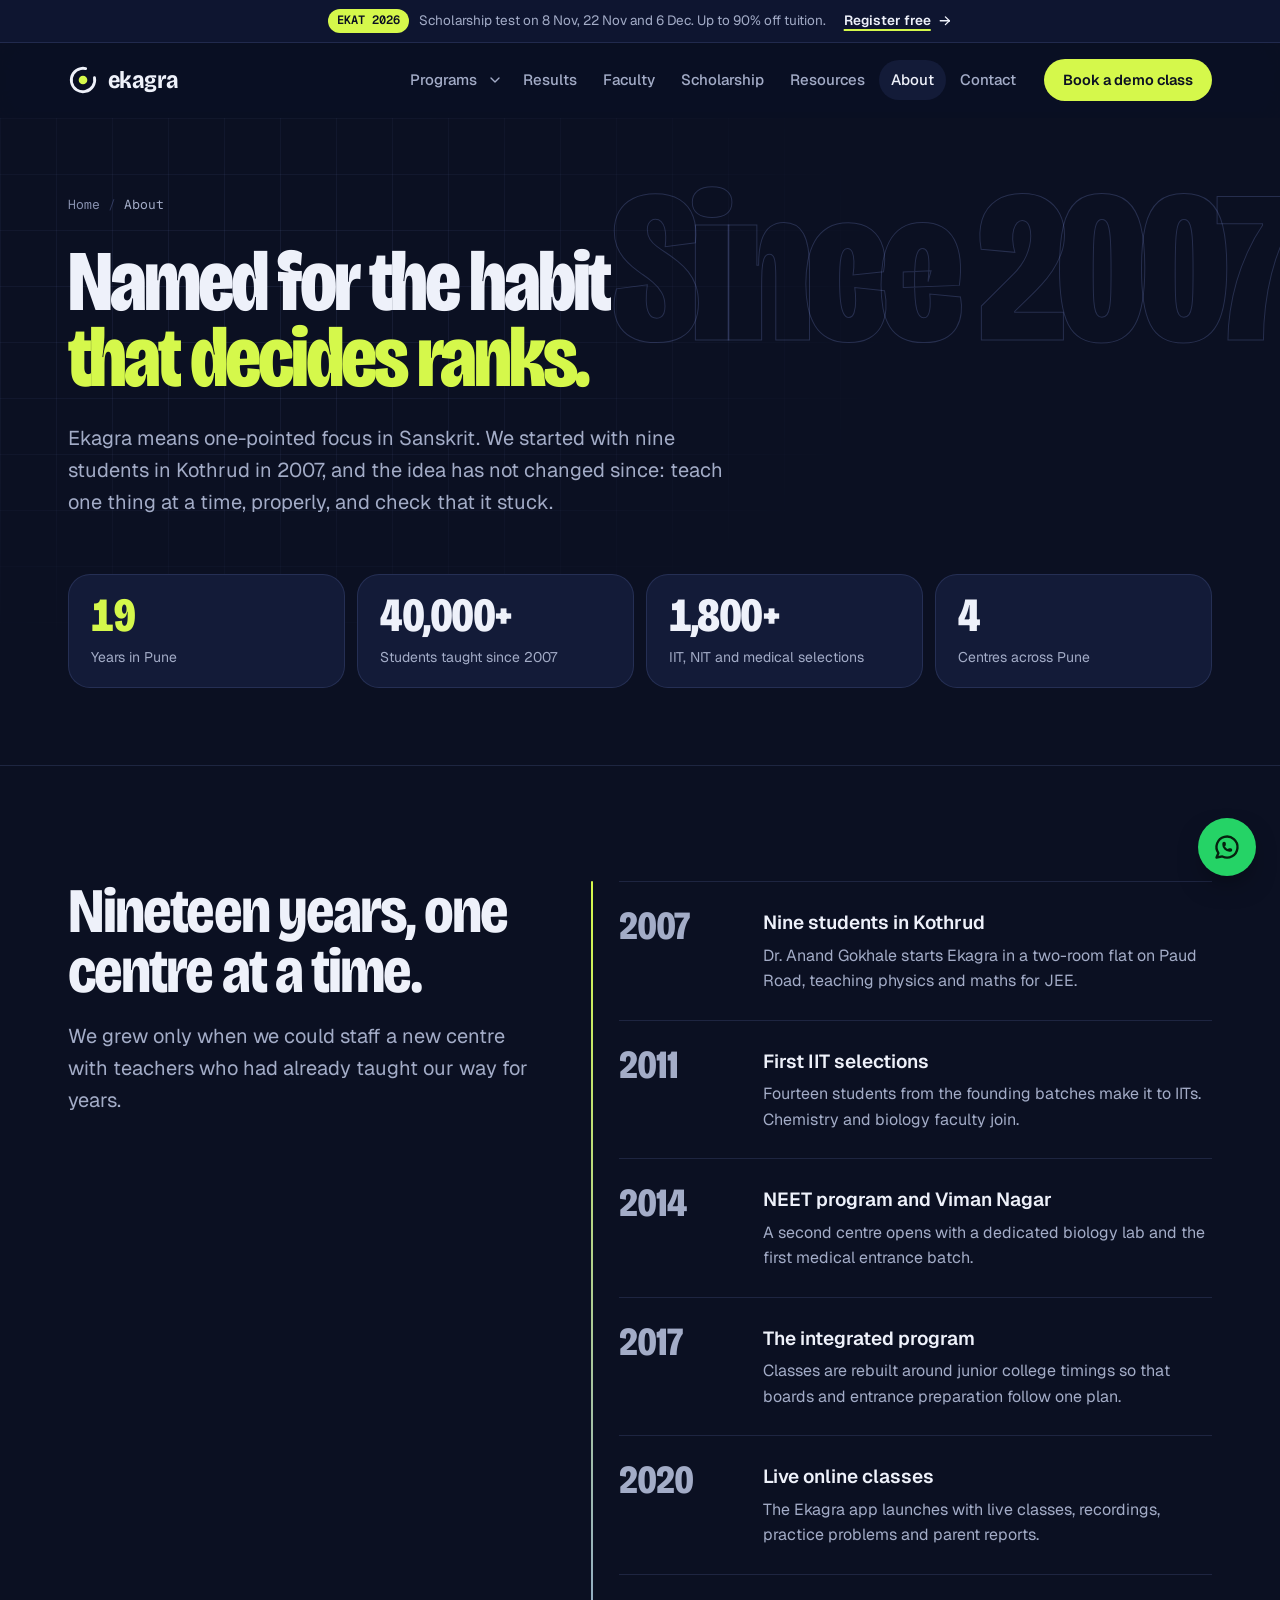
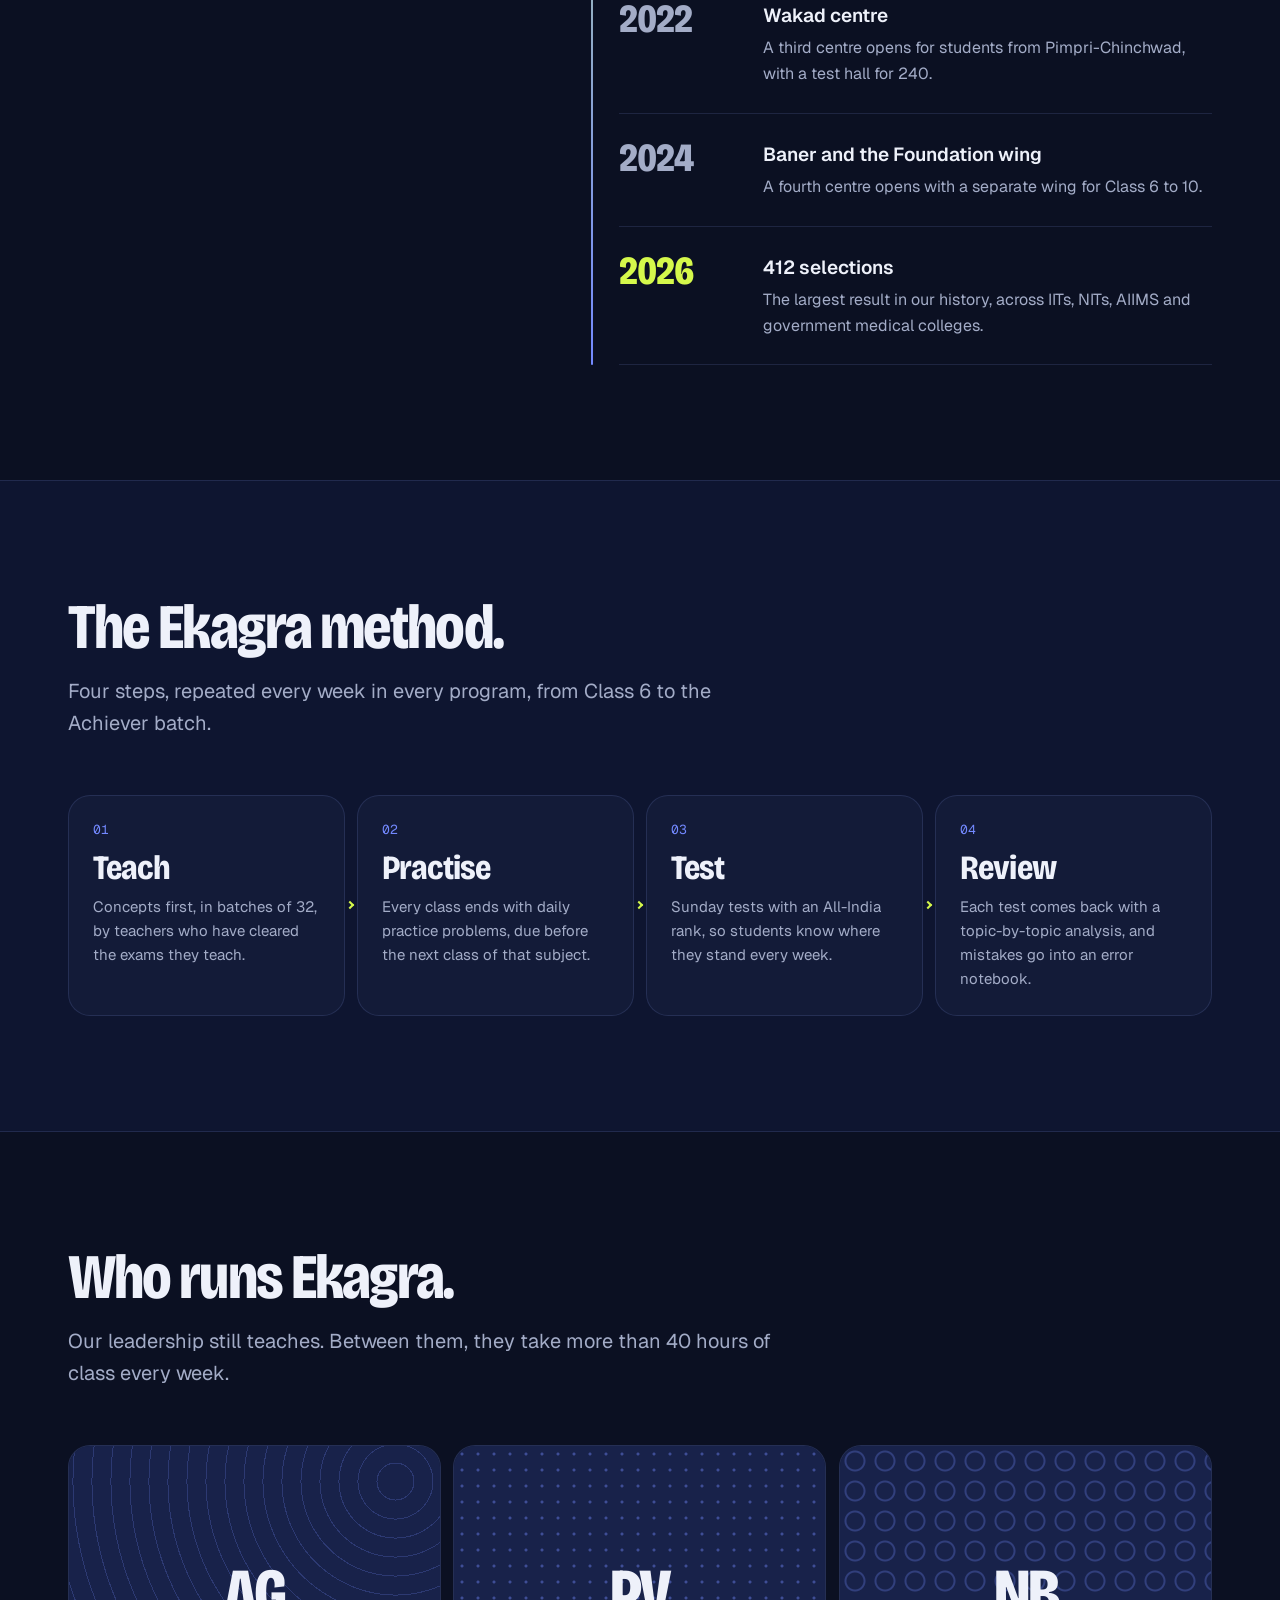
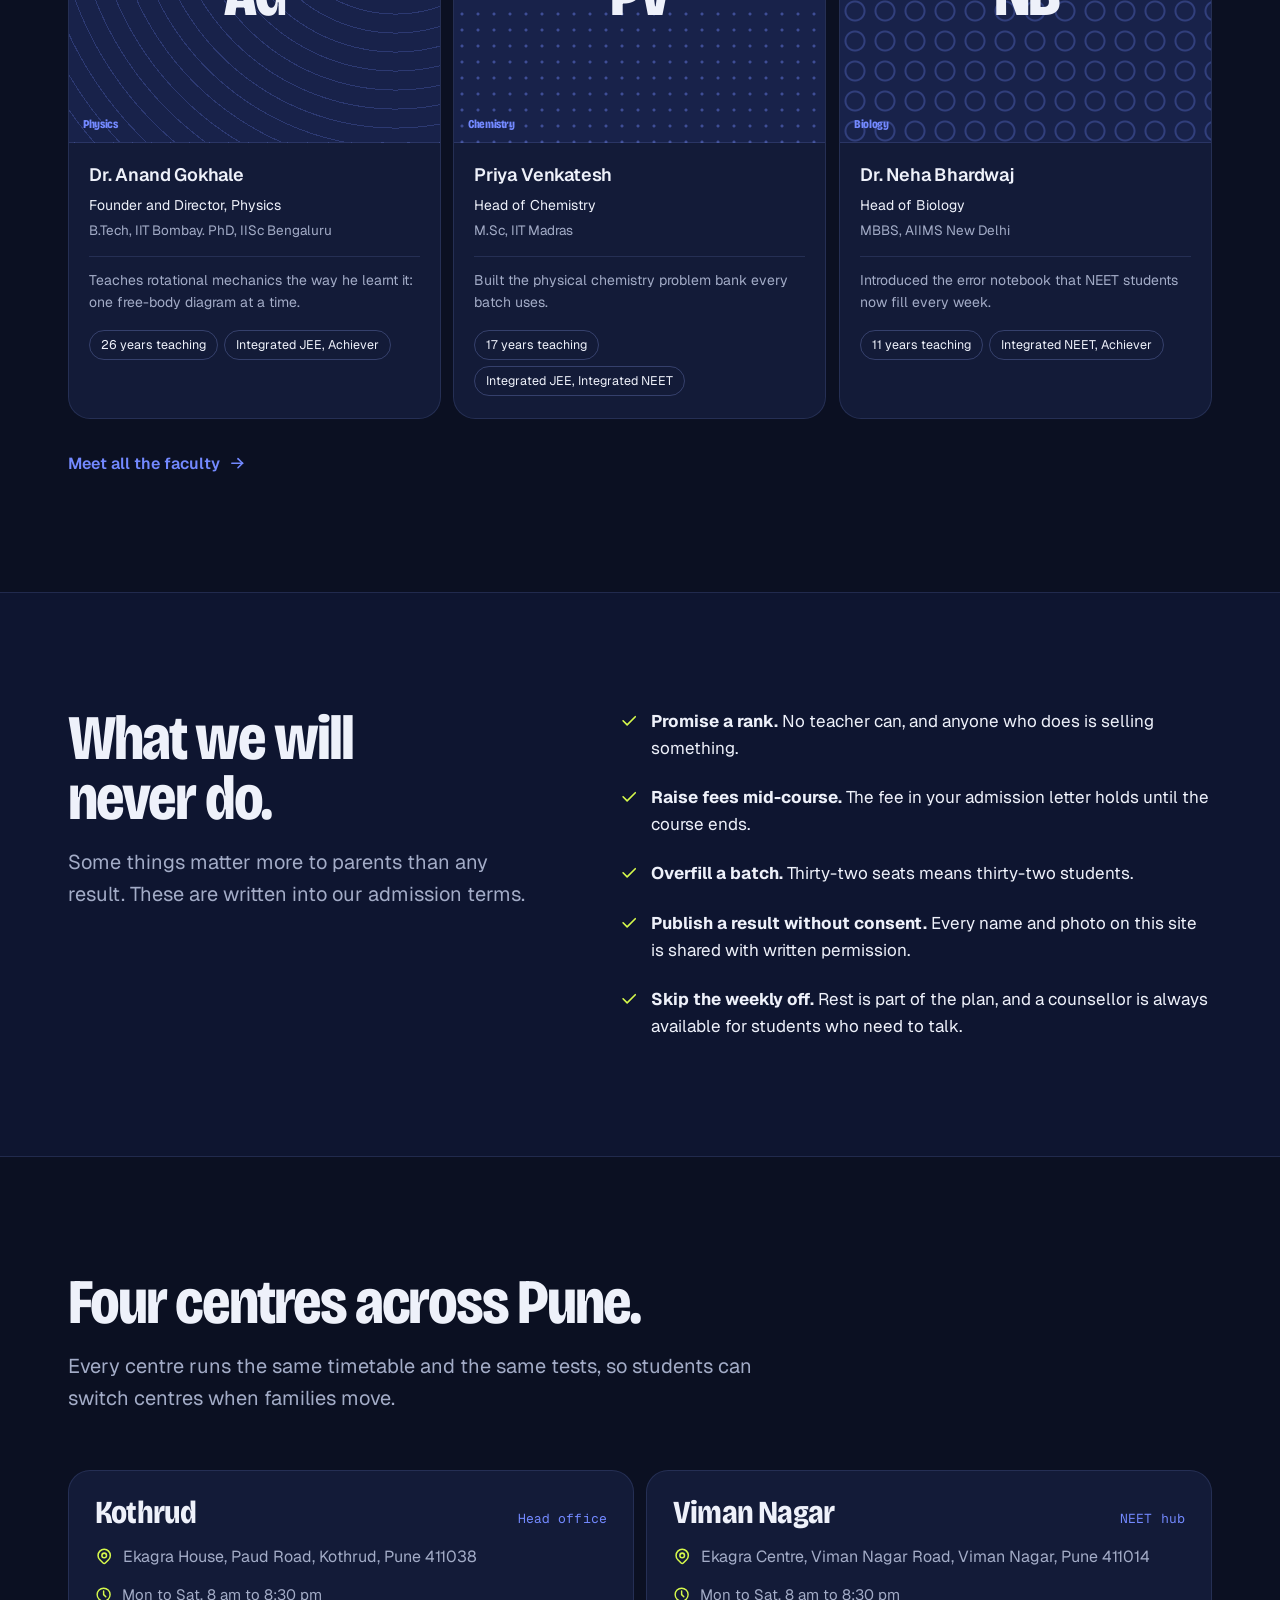
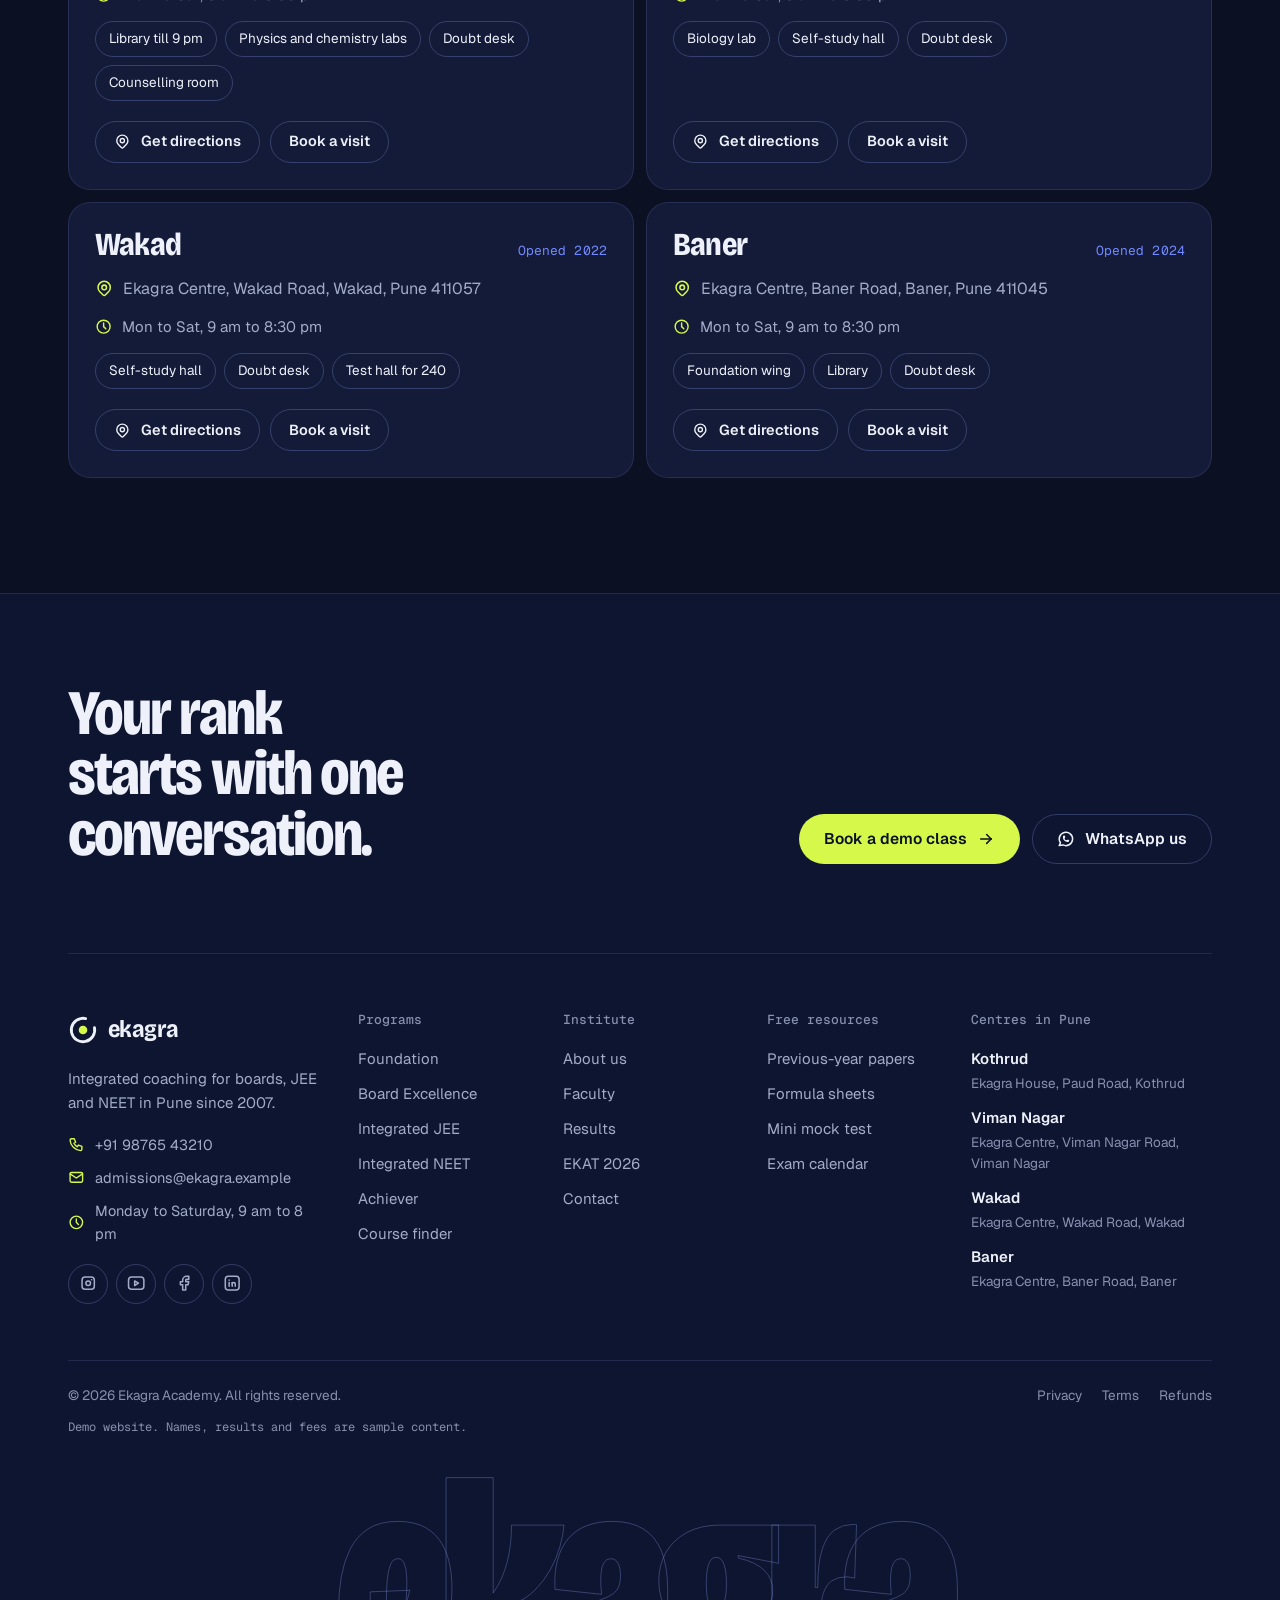
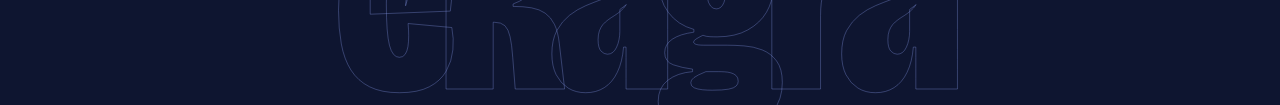
<file: about.html>
<!doctype html>
<html lang="en-IN">
<head>
<meta charset="utf-8">
<meta name="viewport" content="width=device-width, initial-scale=1, viewport-fit=cover">
<title>About Ekagra Academy: integrated coaching in Pune since 2007</title>
<meta name="description" content="Ekagra means one-pointed focus. Since 2007, Ekagra Academy has taught Class 6 to 12 students in Pune for boards, JEE and NEET, now across four centres.">
<link rel="canonical" href="https://ankitxksahoo.github.io/ekagra-academy/about.html">
<meta name="robots" content="noindex">
<meta name="theme-color" content="#0B1022">
<meta property="og:type" content="website">
<meta property="og:site_name" content="Ekagra Academy">
<meta property="og:title" content="About Ekagra Academy: integrated coaching in Pune since 2007">
<meta property="og:description" content="Ekagra means one-pointed focus. Since 2007, Ekagra Academy has taught Class 6 to 12 students in Pune for boards, JEE and NEET, now across four centres.">
<meta property="og:url" content="https://ankitxksahoo.github.io/ekagra-academy/about.html">
<meta property="og:image" content="https://ankitxksahoo.github.io/ekagra-academy/assets/img/og-image.png">
<meta property="og:locale" content="en_IN">
<meta name="twitter:card" content="summary_large_image">
<link rel="icon" href="assets/img/favicon.svg" type="image/svg+xml">
<link rel="preconnect" href="https://fonts.googleapis.com">
<link rel="preconnect" href="https://fonts.gstatic.com" crossorigin>
<link rel="stylesheet" href="https://fonts.googleapis.com/css2?family=Bricolage+Grotesque:opsz,wdth,wght@12..96,75..100,400..800&family=Geist:wght@400..700&family=Geist+Mono:wght@400..600&display=swap">
<link rel="stylesheet" href="assets/css/styles.css">

</head>
<body>
<a class="skip" href="#main">Skip to content</a>
<div class="progress-bar" aria-hidden="true"></div>
<svg class="sprite" width="0" height="0" aria-hidden="true" focusable="false"><symbol id="i-arrow" viewBox="0 0 24 24"><path d="M5 12h14"/><path d="M13 18l6-6"/><path d="M13 6l6 6"/></symbol><symbol id="i-arrow-ur" viewBox="0 0 24 24"><path d="M17 7L7 17"/><path d="M8 7h9v9"/></symbol><symbol id="i-phone" viewBox="0 0 24 24"><path d="M5 4h4l2 5l-2.5 1.5a11 11 0 0 0 5 5l1.5-2.5l5 2v4a2 2 0 0 1-2 2a16 16 0 0 1-15-15a2 2 0 0 1 2-2"/></symbol><symbol id="i-mail" viewBox="0 0 24 24"><path d="M3 7a2 2 0 0 1 2-2h14a2 2 0 0 1 2 2v10a2 2 0 0 1-2 2h-14a2 2 0 0 1-2-2v-10z"/><path d="M3 7l9 6l9-6"/></symbol><symbol id="i-pin" viewBox="0 0 24 24"><path d="M9 11a3 3 0 1 0 6 0a3 3 0 0 0-6 0"/><path d="M17.657 16.657l-4.243 4.243a2 2 0 0 1-2.827 0l-4.244-4.243a8 8 0 1 1 11.314 0z"/></symbol><symbol id="i-clock" viewBox="0 0 24 24"><path d="M3 12a9 9 0 1 0 18 0a9 9 0 0 0-18 0"/><path d="M12 7v5l3 3"/></symbol><symbol id="i-calendar" viewBox="0 0 24 24"><path d="M4 7a2 2 0 0 1 2-2h12a2 2 0 0 1 2 2v12a2 2 0 0 1-2 2h-12a2 2 0 0 1-2-2v-12z"/><path d="M16 3v4"/><path d="M8 3v4"/><path d="M4 11h16"/></symbol><symbol id="i-menu" viewBox="0 0 24 24"><path d="M4 7h16"/><path d="M4 12h16"/><path d="M4 17h16"/></symbol><symbol id="i-x" viewBox="0 0 24 24"><path d="M18 6L6 18"/><path d="M6 6l12 12"/></symbol><symbol id="i-check" viewBox="0 0 24 24"><path d="M5 12l5 5L20 7"/></symbol><symbol id="i-check-circle" viewBox="0 0 24 24"><path d="M3 12a9 9 0 1 0 18 0a9 9 0 0 0-18 0"/><path d="M9 12l2 2l4-4"/></symbol><symbol id="i-plus" viewBox="0 0 24 24"><path d="M12 5v14"/><path d="M5 12h14"/></symbol><symbol id="i-chevron" viewBox="0 0 24 24"><path d="M6 9l6 6l6-6"/></symbol><symbol id="i-download" viewBox="0 0 24 24"><path d="M4 17v2a2 2 0 0 0 2 2h12a2 2 0 0 0 2-2v-2"/><path d="M7 11l5 5l5-5"/><path d="M12 4v12"/></symbol><symbol id="i-star" viewBox="0 0 24 24"><path d="M12 17.75l-6.172 3.245l1.179-6.873l-5-4.867l6.9-1l3.086-6.253l3.086 6.253l6.9 1l-5 4.867l1.179 6.873z"/></symbol><symbol id="i-users" viewBox="0 0 24 24"><path d="M5 7a4 4 0 1 0 8 0a4 4 0 1 0-8 0"/><path d="M3 21v-2a4 4 0 0 1 4-4h4a4 4 0 0 1 4 4v2"/><path d="M16 3.13a4 4 0 0 1 0 7.75"/><path d="M21 21v-2a4 4 0 0 0-3-3.85"/></symbol><symbol id="i-chart" viewBox="0 0 24 24"><path d="M4 19h16"/><path d="M4 15l4-6l4 2l4-5l4 4"/></symbol><symbol id="i-help" viewBox="0 0 24 24"><path d="M8 9h8"/><path d="M8 13h6"/><path d="M18 4a3 3 0 0 1 3 3v8a3 3 0 0 1-3 3h-5l-5 3v-3h-2a3 3 0 0 1-3-3v-8a3 3 0 0 1 3-3h12z"/></symbol><symbol id="i-device" viewBox="0 0 24 24"><path d="M6 5a2 2 0 0 1 2-2h8a2 2 0 0 1 2 2v14a2 2 0 0 1-2 2h-8a2 2 0 0 1-2-2v-14z"/><path d="M11 4h2"/><path d="M12 17v.01"/></symbol><symbol id="i-book" viewBox="0 0 24 24"><path d="M3 19a9 9 0 0 1 9 0a9 9 0 0 1 9 0"/><path d="M3 6a9 9 0 0 1 9 0a9 9 0 0 1 9 0"/><path d="M3 6v13"/><path d="M12 6v13"/><path d="M21 6v13"/></symbol><symbol id="i-school" viewBox="0 0 24 24"><path d="M22 9l-10-4l-10 4l10 4l10-4v6"/><path d="M6 10.6v5.4a6 3 0 0 0 12 0v-5.4"/></symbol><symbol id="i-notebook" viewBox="0 0 24 24"><path d="M6 4h11a2 2 0 0 1 2 2v12a2 2 0 0 1-2 2h-11a1 1 0 0 1-1-1v-14a1 1 0 0 1 1-1m3 0v16"/><path d="M13 8h2"/><path d="M13 12h2"/></symbol><symbol id="i-atom" viewBox="0 0 24 24"><path d="M12 12v.01"/><path d="M19.071 4.929c-1.562-1.562-6 .337-9.9 4.243c-3.905 3.905-5.804 8.337-4.242 9.9c1.562 1.561 6-.338 9.9-4.244c3.905-3.905 5.804-8.337 4.242-9.9"/><path d="M4.929 4.929c-1.562 1.562 .337 6 4.243 9.9c3.905 3.905 8.337 5.804 9.9 4.242c1.561-1.562-.338-6-4.244-9.9c-3.905-3.905-8.337-5.804-9.9-4.242"/></symbol><symbol id="i-flask" viewBox="0 0 24 24"><path d="M9 3h6"/><path d="M10 9h4"/><path d="M10 3v6l-4 11a.7 .7 0 0 0 .5 1h11a.7 .7 0 0 0 .5-1l-4-11v-6"/></symbol><symbol id="i-target" viewBox="0 0 24 24"><path d="M11 12a1 1 0 1 0 2 0a1 1 0 1 0-2 0"/><path d="M7 12a5 5 0 1 0 10 0a5 5 0 1 0-10 0"/><path d="M3 12a9 9 0 1 0 18 0a9 9 0 1 0-18 0"/></symbol><symbol id="i-whatsapp" viewBox="0 0 24 24"><path d="M3 21l1.65-3.8a9 9 0 1 1 3.4 2.9l-5.05.9"/><path d="M9 10a.5 .5 0 0 0 1 0v-1a.5 .5 0 0 0-1 0v1a5 5 0 0 0 5 5h1a.5 .5 0 0 0 0-1h-1a.5 .5 0 0 0 0 1"/></symbol><symbol id="i-instagram" viewBox="0 0 24 24"><path d="M4 8a4 4 0 0 1 4-4h8a4 4 0 0 1 4 4v8a4 4 0 0 1-4 4h-8a4 4 0 0 1-4-4z"/><path d="M9 12a3 3 0 1 0 6 0a3 3 0 0 0-6 0"/><path d="M16.5 7.5v.01"/></symbol><symbol id="i-youtube" viewBox="0 0 24 24"><path d="M2 8a4 4 0 0 1 4-4h12a4 4 0 0 1 4 4v8a4 4 0 0 1-4 4h-12a4 4 0 0 1-4-4v-8z"/><path d="M10 9l5 3l-5 3z"/></symbol><symbol id="i-facebook" viewBox="0 0 24 24"><path d="M7 10v4h3v7h4v-7h3l1-4h-4v-2a1 1 0 0 1 1-1h3v-4h-3a5 5 0 0 0-5 5v2h-3"/></symbol><symbol id="i-linkedin" viewBox="0 0 24 24"><path d="M8 11v5"/><path d="M8 8v.01"/><path d="M12 16v-5"/><path d="M16 16v-3a2 2 0 1 0-4 0"/><path d="M3 7a4 4 0 0 1 4-4h10a4 4 0 0 1 4 4v10a4 4 0 0 1-4 4h-10a4 4 0 0 1-4-4z"/></symbol><symbol id="i-play" viewBox="0 0 24 24"><path d="M7 4v16l13-8z"/></symbol><symbol id="i-pause" viewBox="0 0 24 24"><path d="M6 6a1 1 0 0 1 1-1h2a1 1 0 0 1 1 1v12a1 1 0 0 1-1 1h-2a1 1 0 0 1-1-1z"/><path d="M14 6a1 1 0 0 1 1-1h2a1 1 0 0 1 1 1v12a1 1 0 0 1-1 1h-2a1 1 0 0 1-1-1z"/></symbol><symbol id="i-search" viewBox="0 0 24 24"><path d="M3 10a7 7 0 1 0 14 0a7 7 0 1 0-14 0"/><path d="M21 21l-6-6"/></symbol><symbol id="i-external" viewBox="0 0 24 24"><path d="M12 6h-6a2 2 0 0 0-2 2v10a2 2 0 0 0 2 2h10a2 2 0 0 0 2-2v-6"/><path d="M11 13l9-9"/><path d="M15 4h5v5"/></symbol><symbol id="i-file" viewBox="0 0 24 24"><path d="M14 3v4a1 1 0 0 0 1 1h4"/><path d="M17 21h-10a2 2 0 0 1-2-2v-14a2 2 0 0 1 2-2h7l5 5v11a2 2 0 0 1-2 2z"/><path d="M9 9h1"/><path d="M9 13h6"/><path d="M9 17h6"/></symbol><symbol id="i-info" viewBox="0 0 24 24"><path d="M3 12a9 9 0 1 0 18 0a9 9 0 0 0-18 0"/><path d="M12 9h.01"/><path d="M11 12h1v4h1"/></symbol><symbol id="i-shield" viewBox="0 0 24 24"><path d="M11.46 20.846a12 12 0 0 1-7.96-14.846a12 12 0 0 0 8.5-3a12 12 0 0 0 8.5 3a12 12 0 0 1-.09 7.06"/><path d="M15 19l2 2l4-4"/></symbol><symbol id="i-percent" viewBox="0 0 24 24"><path d="M16 17a1 1 0 1 0 2 0a1 1 0 1 0-2 0"/><path d="M6 7a1 1 0 1 0 2 0a1 1 0 1 0-2 0"/><path d="M6 18l12-12"/></symbol><symbol id="i-lock" viewBox="0 0 24 24"><path d="M5 13a2 2 0 0 1 2-2h10a2 2 0 0 1 2 2v6a2 2 0 0 1-2 2h-10a2 2 0 0 1-2-2v-6z"/><path d="M11 16a1 1 0 1 0 2 0a1 1 0 0 0-2 0"/><path d="M8 11v-4a4 4 0 1 1 8 0v4"/></symbol><symbol id="i-refresh" viewBox="0 0 24 24"><path d="M20 11a8.1 8.1 0 0 0-15.5-2m-.5-4v4h4"/><path d="M4 13a8.1 8.1 0 0 0 15.5 2m.5 4v-4h-4"/></symbol><symbol id="i-building" viewBox="0 0 24 24"><path d="M3 21h18"/><path d="M9 8h1"/><path d="M9 12h1"/><path d="M9 16h1"/><path d="M14 8h1"/><path d="M14 12h1"/><path d="M14 16h1"/><path d="M5 21v-16a2 2 0 0 1 2-2h10a2 2 0 0 1 2 2v16"/></symbol><symbol id="i-calculator" viewBox="0 0 24 24"><path d="M4 5a2 2 0 0 1 2-2h12a2 2 0 0 1 2 2v14a2 2 0 0 1-2 2h-12a2 2 0 0 1-2-2z"/><path d="M8 8a1 1 0 0 1 1-1h6a1 1 0 0 1 1 1v1a1 1 0 0 1-1 1h-6a1 1 0 0 1-1-1z"/><path d="M8 14v.01"/><path d="M12 14v.01"/><path d="M16 14v.01"/><path d="M8 17v.01"/><path d="M12 17v.01"/><path d="M16 17v.01"/></symbol><symbol id="i-trophy" viewBox="0 0 24 24"><path d="M8 21h8"/><path d="M12 17v4"/><path d="M7 4h10"/><path d="M17 4v8a5 5 0 0 1-10 0v-8"/><path d="M3 9a2 2 0 1 0 4 0a2 2 0 1 0-4 0"/><path d="M17 9a2 2 0 1 0 4 0a2 2 0 1 0-4 0"/></symbol><symbol id="i-copy" viewBox="0 0 24 24"><path d="M7 9.667a2.667 2.667 0 0 1 2.667-2.667h8.666a2.667 2.667 0 0 1 2.667 2.667v8.666a2.667 2.667 0 0 1-2.667 2.667h-8.666a2.667 2.667 0 0 1-2.667-2.667z"/><path d="M4.012 16.737a2 2 0 0 1-1.012-1.737v-10c0-1.1 .9-2 2-2h10c.75 0 1.158 .385 1.5 1"/></symbol></svg>
<div class="topbar"><div class="wrap topbar-in"><p><span class="topbar-tag">EKAT 2026</span><span>Scholarship test on 8 Nov, 22 Nov and 6 Dec. Up to 90% off tuition.</span></p><a href="scholarship-test.html">Register free<svg class="ico" aria-hidden="true" focusable="false"><use href="#i-arrow"/></svg></a></div></div>
<header class="site-header" data-header>
  <div class="wrap nav">
    <a class="logo" href="index.html" aria-label="Ekagra Academy home"><svg class="mark" viewBox="0 0 32 32" aria-hidden="true" focusable="false"><circle cx="16" cy="16" r="12.5" fill="none" stroke="currentColor" stroke-width="3" stroke-linecap="round" stroke-dasharray="64 14.54" transform="rotate(-12 16 16)"/><circle class="mark-dot" cx="16" cy="16" r="4.6"/></svg><span>ekagra</span></a>
    <nav class="nav-main" aria-label="Main"><ul class="nav-links"><li class="has-dd"><a class="nav-a" href="programs.html">Programs</a><button class="dd-toggle" type="button" aria-expanded="false" aria-controls="dd-programs" aria-label="Show all programs"><svg class="ico" aria-hidden="true" focusable="false"><use href="#i-chevron"/></svg></button>
<div class="dd" id="dd-programs"><ul class="dd-list"><li><a href="programs.html#foundation"><span class="dd-ico"><svg class="ico" aria-hidden="true" focusable="false"><use href="#i-book"/></svg></span><span><b>Foundation</b><small>Class 6 to 10</small></span></a></li><li><a href="programs.html#boards"><span class="dd-ico"><svg class="ico" aria-hidden="true" focusable="false"><use href="#i-school"/></svg></span><span><b>Board Excellence</b><small>Class 9 to 12</small></span></a></li><li><a href="programs.html#jee"><span class="dd-ico"><svg class="ico" aria-hidden="true" focusable="false"><use href="#i-atom"/></svg></span><span><b>Integrated JEE</b><small>Class 11 and 12</small></span></a></li><li><a href="programs.html#neet"><span class="dd-ico"><svg class="ico" aria-hidden="true" focusable="false"><use href="#i-flask"/></svg></span><span><b>Integrated NEET</b><small>Class 11 and 12</small></span></a></li><li><a href="programs.html#achiever"><span class="dd-ico"><svg class="ico" aria-hidden="true" focusable="false"><use href="#i-target"/></svg></span><span><b>Achiever</b><small>Class 12 passed</small></span></a></li></ul><a class="dd-card" href="course-finder.html"><span class="tag-mono">Not sure which one?</span><b>Try the course finder</b><span>Three questions. Batch, fee and scholarship in one view.</span><svg class="ico ico--arrow" aria-hidden="true" focusable="false"><use href="#i-arrow"/></svg></a></div></li><li><a class="nav-a" href="results.html">Results</a></li><li><a class="nav-a" href="faculty.html">Faculty</a></li><li><a class="nav-a" href="scholarship-test.html">Scholarship</a></li><li><a class="nav-a" href="resources.html">Resources</a></li><li><a class="nav-a" href="about.html" aria-current="page">About</a></li><li><a class="nav-a" href="contact.html">Contact</a></li></ul></nav>
    <a class="nav-phone" href="tel:+919876543210"><svg class="ico" aria-hidden="true" focusable="false"><use href="#i-phone"/></svg><span>+91 98765 43210</span></a>
    <button class="btn btn--lime btn--sm nav-cta" type="button" data-enquire data-magnetic>Book a demo class</button>
    <button class="menu-btn" type="button" data-menu aria-expanded="false" aria-controls="mobile-menu" aria-label="Open menu"><svg class="ico ico--open" aria-hidden="true" focusable="false"><use href="#i-menu"/></svg><svg class="ico ico--close" aria-hidden="true" focusable="false"><use href="#i-x"/></svg></button>
  </div>
  <div class="mobile-menu" id="mobile-menu" hidden>
    <div class="wrap">
      <ul class="mm-links"><li><a href="programs.html">Programs<svg class="ico" aria-hidden="true" focusable="false"><use href="#i-arrow"/></svg></a></li><li><a href="results.html">Results<svg class="ico" aria-hidden="true" focusable="false"><use href="#i-arrow"/></svg></a></li><li><a href="faculty.html">Faculty<svg class="ico" aria-hidden="true" focusable="false"><use href="#i-arrow"/></svg></a></li><li><a href="scholarship-test.html">Scholarship<svg class="ico" aria-hidden="true" focusable="false"><use href="#i-arrow"/></svg></a></li><li><a href="resources.html">Resources<svg class="ico" aria-hidden="true" focusable="false"><use href="#i-arrow"/></svg></a></li><li><a href="about.html" aria-current="page">About<svg class="ico" aria-hidden="true" focusable="false"><use href="#i-arrow"/></svg></a></li><li><a href="contact.html">Contact<svg class="ico" aria-hidden="true" focusable="false"><use href="#i-arrow"/></svg></a></li></ul>
      <div class="mm-actions">
        <button class="btn btn--lime btn--block" type="button" data-enquire>Book a demo class</button>
        <a class="btn btn--ghost btn--block" href="tel:+919876543210"><svg class="ico" aria-hidden="true" focusable="false"><use href="#i-phone"/></svg>+91 98765 43210</a>
      </div>
    </div>
  </div>
</header>
<main id="main">
<section class="page-hero grid-bg">
  <span class="hero-word" aria-hidden="true">Since 2007</span>
  <div class="wrap">
    <nav aria-label="Breadcrumb"><ol class="crumbs"><li><a href="index.html">Home</a></li><li aria-current="page">About</li></ol></nav>
    <h1 class="display h-page">Named for the habit <span class="line hl">that decides ranks.</span></h1>
    <p class="lede"><span lang="sa">Ekagra</span> means one-pointed focus in Sanskrit. We started with nine students in Kothrud in 2007, and the idea has not changed since: teach one thing at a time, properly, and check that it stuck.</p>
    <div class="stats">
  <div class="stat"><b>19</b><span>Years in Pune</span></div>
  <div class="stat"><b>40,000+</b><span>Students taught since 2007</span></div>
  <div class="stat"><b>1,800+</b><span>IIT, NIT and medical selections</span></div>
  <div class="stat"><b>4</b><span>Centres across Pune</span></div>
</div>
  </div>
</section>

<section class="section" aria-labelledby="story-h">
  <div class="wrap split" style="align-items:start">
    <div class="sec-head" style="position:sticky;top:calc(var(--header-h) + 32px)">
      <h2 class="h2" id="story-h">Nineteen years, one centre at a time.</h2>
      <p class="lede">We grew only when we could staff a new centre with teachers who had already taught our way for years.</p>
    </div>
    <ol class="timeline"><li><span class="yr">2007</span><div><h3>Nine students in Kothrud</h3><p>Dr. Anand Gokhale starts Ekagra in a two-room flat on Paud Road, teaching physics and maths for JEE.</p></div></li><li><span class="yr">2011</span><div><h3>First IIT selections</h3><p>Fourteen students from the founding batches make it to IITs. Chemistry and biology faculty join.</p></div></li><li><span class="yr">2014</span><div><h3>NEET program and Viman Nagar</h3><p>A second centre opens with a dedicated biology lab and the first medical entrance batch.</p></div></li><li><span class="yr">2017</span><div><h3>The integrated program</h3><p>Classes are rebuilt around junior college timings so that boards and entrance preparation follow one plan.</p></div></li><li><span class="yr">2020</span><div><h3>Live online classes</h3><p>The Ekagra app launches with live classes, recordings, practice problems and parent reports.</p></div></li><li><span class="yr">2022</span><div><h3>Wakad centre</h3><p>A third centre opens for students from Pimpri-Chinchwad, with a test hall for 240.</p></div></li><li><span class="yr">2024</span><div><h3>Baner and the Foundation wing</h3><p>A fourth centre opens with a separate wing for Class 6 to 10.</p></div></li><li><span class="yr">2026</span><div><h3>412 selections</h3><p>The largest result in our history, across IITs, NITs, AIIMS and government medical colleges.</p></div></li></ol>
  </div>
</section>

<section class="section section--tint" aria-labelledby="method-h">
  <div class="wrap">
    <div class="sec-head"><h2 class="h2" id="method-h">The Ekagra method.</h2><p class="lede">Four steps, repeated every week in every program, from Class 6 to the Achiever batch.</p></div>
    <ol class="method"><li><h3>Teach</h3><p>Concepts first, in batches of 32, by teachers who have cleared the exams they teach.</p></li><li><h3>Practise</h3><p>Every class ends with daily practice problems, due before the next class of that subject.</p></li><li><h3>Test</h3><p>Sunday tests with an All-India rank, so students know where they stand every week.</p></li><li><h3>Review</h3><p>Each test comes back with a topic-by-topic analysis, and mistakes go into an error notebook.</p></li></ol>
  </div>
</section>

<section class="section" aria-labelledby="lead-h">
  <div class="wrap">
    <div class="sec-head"><h2 class="h2" id="lead-h">Who runs Ekagra.</h2><p class="lede">Our leadership still teaches. Between them, they take more than 40 hours of class every week.</p></div>
    <div class="leaders"><article class="fac-card" data-subject="physics">
  <div class="portrait pat-waves"><span aria-hidden="true">AG</span><span class="tag-mono">Physics</span></div>
  <div class="fac-body">
    <h3>Dr. Anand Gokhale</h3>
    <p class="fac-role">Founder and Director, Physics</p>
    <p class="fac-edu">B.Tech, IIT Bombay. PhD, IISc Bengaluru</p>
    <p class="fac-note">Teaches rotational mechanics the way he learnt it: one free-body diagram at a time.</p>
    <div class="fac-meta"><span class="chip">26 years teaching</span><span class="chip">Integrated JEE, Achiever</span></div>
  </div>
</article><article class="fac-card" data-subject="chemistry">
  <div class="portrait pat-dots"><span aria-hidden="true">PV</span><span class="tag-mono">Chemistry</span></div>
  <div class="fac-body">
    <h3>Priya Venkatesh</h3>
    <p class="fac-role">Head of Chemistry</p>
    <p class="fac-edu">M.Sc, IIT Madras</p>
    <p class="fac-note">Built the physical chemistry problem bank every batch uses.</p>
    <div class="fac-meta"><span class="chip">17 years teaching</span><span class="chip">Integrated JEE, Integrated NEET</span></div>
  </div>
</article><article class="fac-card" data-subject="biology">
  <div class="portrait pat-cells"><span aria-hidden="true">NB</span><span class="tag-mono">Biology</span></div>
  <div class="fac-body">
    <h3>Dr. Neha Bhardwaj</h3>
    <p class="fac-role">Head of Biology</p>
    <p class="fac-edu">MBBS, AIIMS New Delhi</p>
    <p class="fac-note">Introduced the error notebook that NEET students now fill every week.</p>
    <div class="fac-meta"><span class="chip">11 years teaching</span><span class="chip">Integrated NEET, Achiever</span></div>
  </div>
</article></div>
    <div class="sec-foot"><a class="link" href="faculty.html">Meet all the faculty<svg class="ico" aria-hidden="true" focusable="false"><use href="#i-arrow"/></svg></a></div>
  </div>
</section>

<section class="section section--tint" aria-labelledby="promise-h">
  <div class="wrap split" style="align-items:start">
    <div class="sec-head"><h2 class="h2" id="promise-h">What we will never do.</h2><p class="lede">Some things matter more to parents than any result. These are written into our admission terms.</p></div>
    <ul class="checks" style="gap:22px;font-size:17px">
      <li><svg class="ico" aria-hidden="true" focusable="false"><use href="#i-check"/></svg><span><b>Promise a rank.</b> No teacher can, and anyone who does is selling something.</span></li>
      <li><svg class="ico" aria-hidden="true" focusable="false"><use href="#i-check"/></svg><span><b>Raise fees mid-course.</b> The fee in your admission letter holds until the course ends.</span></li>
      <li><svg class="ico" aria-hidden="true" focusable="false"><use href="#i-check"/></svg><span><b>Overfill a batch.</b> Thirty-two seats means thirty-two students.</span></li>
      <li><svg class="ico" aria-hidden="true" focusable="false"><use href="#i-check"/></svg><span><b>Publish a result without consent.</b> Every name and photo on this site is shared with written permission.</span></li>
      <li><svg class="ico" aria-hidden="true" focusable="false"><use href="#i-check"/></svg><span><b>Skip the weekly off.</b> Rest is part of the plan, and a counsellor is always available for students who need to talk.</span></li>
    </ul>
  </div>
</section>

<section class="section" id="centres" aria-labelledby="centres-h">
  <div class="wrap">
    <div class="sec-head"><h2 class="h2" id="centres-h">Four centres across Pune.</h2><p class="lede">Every centre runs the same timetable and the same tests, so students can switch centres when families move.</p></div>
    <div class="centres"><article class="centre">
  <div class="centre-head"><h3>Kothrud</h3><span class="tag-mono">Head office</span></div>
  <address><svg class="ico" aria-hidden="true" focusable="false"><use href="#i-pin"/></svg><span>Ekagra House, Paud Road, Kothrud, Pune 411038</span></address>
  <p class="hrs"><svg class="ico" aria-hidden="true" focusable="false"><use href="#i-clock"/></svg><span>Mon to Sat, 8 am to 8:30 pm</span></p>
  <div class="chips"><span class="chip">Library till 9 pm</span><span class="chip">Physics and chemistry labs</span><span class="chip">Doubt desk</span><span class="chip">Counselling room</span></div>
  <div class="centre-actions"><a class="btn btn--ghost btn--sm" href="https://www.google.com/maps/search/?api=1&query=Paud+Road+Kothrud+Pune+411038" target="_blank" rel="noopener"><svg class="ico" aria-hidden="true" focusable="false"><use href="#i-pin"/></svg>Get directions</a><button class="btn btn--ghost btn--sm" type="button" data-enquire data-centre="Kothrud" data-title="Book a campus visit" data-kicker="Kothrud centre" data-intent="Campus visit">Book a visit</button></div>
</article><article class="centre">
  <div class="centre-head"><h3>Viman Nagar</h3><span class="tag-mono">NEET hub</span></div>
  <address><svg class="ico" aria-hidden="true" focusable="false"><use href="#i-pin"/></svg><span>Ekagra Centre, Viman Nagar Road, Viman Nagar, Pune 411014</span></address>
  <p class="hrs"><svg class="ico" aria-hidden="true" focusable="false"><use href="#i-clock"/></svg><span>Mon to Sat, 8 am to 8:30 pm</span></p>
  <div class="chips"><span class="chip">Biology lab</span><span class="chip">Self-study hall</span><span class="chip">Doubt desk</span></div>
  <div class="centre-actions"><a class="btn btn--ghost btn--sm" href="https://www.google.com/maps/search/?api=1&query=Viman+Nagar+Pune+411014" target="_blank" rel="noopener"><svg class="ico" aria-hidden="true" focusable="false"><use href="#i-pin"/></svg>Get directions</a><button class="btn btn--ghost btn--sm" type="button" data-enquire data-centre="Viman Nagar" data-title="Book a campus visit" data-kicker="Viman Nagar centre" data-intent="Campus visit">Book a visit</button></div>
</article><article class="centre">
  <div class="centre-head"><h3>Wakad</h3><span class="tag-mono">Opened 2022</span></div>
  <address><svg class="ico" aria-hidden="true" focusable="false"><use href="#i-pin"/></svg><span>Ekagra Centre, Wakad Road, Wakad, Pune 411057</span></address>
  <p class="hrs"><svg class="ico" aria-hidden="true" focusable="false"><use href="#i-clock"/></svg><span>Mon to Sat, 9 am to 8:30 pm</span></p>
  <div class="chips"><span class="chip">Self-study hall</span><span class="chip">Doubt desk</span><span class="chip">Test hall for 240</span></div>
  <div class="centre-actions"><a class="btn btn--ghost btn--sm" href="https://www.google.com/maps/search/?api=1&query=Wakad+Pune+411057" target="_blank" rel="noopener"><svg class="ico" aria-hidden="true" focusable="false"><use href="#i-pin"/></svg>Get directions</a><button class="btn btn--ghost btn--sm" type="button" data-enquire data-centre="Wakad" data-title="Book a campus visit" data-kicker="Wakad centre" data-intent="Campus visit">Book a visit</button></div>
</article><article class="centre">
  <div class="centre-head"><h3>Baner</h3><span class="tag-mono">Opened 2024</span></div>
  <address><svg class="ico" aria-hidden="true" focusable="false"><use href="#i-pin"/></svg><span>Ekagra Centre, Baner Road, Baner, Pune 411045</span></address>
  <p class="hrs"><svg class="ico" aria-hidden="true" focusable="false"><use href="#i-clock"/></svg><span>Mon to Sat, 9 am to 8:30 pm</span></p>
  <div class="chips"><span class="chip">Foundation wing</span><span class="chip">Library</span><span class="chip">Doubt desk</span></div>
  <div class="centre-actions"><a class="btn btn--ghost btn--sm" href="https://www.google.com/maps/search/?api=1&query=Baner+Road+Pune+411045" target="_blank" rel="noopener"><svg class="ico" aria-hidden="true" focusable="false"><use href="#i-pin"/></svg>Get directions</a><button class="btn btn--ghost btn--sm" type="button" data-enquire data-centre="Baner" data-title="Book a campus visit" data-kicker="Baner centre" data-intent="Campus visit">Book a visit</button></div>
</article></div>
  </div>
</section>
</main>
<footer class="site-footer">
  <div class="wrap">
    <div class="footer-cta">
      <h2 class="h2">Your rank starts with one conversation.</h2>
      <div class="footer-cta-actions">
        <button class="btn btn--lime" type="button" data-enquire data-magnetic>Book a demo class<svg class="ico ico--arrow" aria-hidden="true" focusable="false"><use href="#i-arrow"/></svg></button>
        <a class="btn btn--ghost" href="https://wa.me/919876543210?text=Hi%20Ekagra%2C%20I%20would%20like%20to%20know%20about%20admissions%20for%202027-28." target="_blank" rel="noopener"><svg class="ico" aria-hidden="true" focusable="false"><use href="#i-whatsapp"/></svg>WhatsApp us</a>
      </div>
    </div>
    <div class="footer-grid">
      <div class="footer-brand">
        <a class="logo" href="index.html" aria-label="Ekagra Academy home"><svg class="mark" viewBox="0 0 32 32" aria-hidden="true" focusable="false"><circle cx="16" cy="16" r="12.5" fill="none" stroke="currentColor" stroke-width="3" stroke-linecap="round" stroke-dasharray="64 14.54" transform="rotate(-12 16 16)"/><circle class="mark-dot" cx="16" cy="16" r="4.6"/></svg><span>ekagra</span></a>
        <p>Integrated coaching for boards, JEE and NEET in Pune since 2007.</p>
        <ul class="contact-lines">
          <li><svg class="ico" aria-hidden="true" focusable="false"><use href="#i-phone"/></svg><a href="tel:+919876543210">+91 98765 43210</a></li>
          <li><svg class="ico" aria-hidden="true" focusable="false"><use href="#i-mail"/></svg><a href="mailto:admissions@ekagra.example">admissions@ekagra.example</a></li>
          <li><svg class="ico" aria-hidden="true" focusable="false"><use href="#i-clock"/></svg><span>Monday to Saturday, 9 am to 8 pm</span></li>
        </ul>
        <div class="social"><a href="#" aria-label="Instagram"><svg class="ico" aria-hidden="true" focusable="false"><use href="#i-instagram"/></svg></a><a href="#" aria-label="YouTube"><svg class="ico" aria-hidden="true" focusable="false"><use href="#i-youtube"/></svg></a><a href="#" aria-label="Facebook"><svg class="ico" aria-hidden="true" focusable="false"><use href="#i-facebook"/></svg></a><a href="#" aria-label="LinkedIn"><svg class="ico" aria-hidden="true" focusable="false"><use href="#i-linkedin"/></svg></a></div>
      </div>
      <div class="footer-col"><h3>Programs</h3><ul><li><a href="programs.html#foundation">Foundation</a></li><li><a href="programs.html#boards">Board Excellence</a></li><li><a href="programs.html#jee">Integrated JEE</a></li><li><a href="programs.html#neet">Integrated NEET</a></li><li><a href="programs.html#achiever">Achiever</a></li><li><a href="course-finder.html">Course finder</a></li></ul></div>
      <div class="footer-col"><h3>Institute</h3><ul><li><a href="about.html">About us</a></li><li><a href="faculty.html">Faculty</a></li><li><a href="results.html">Results</a></li><li><a href="scholarship-test.html">EKAT 2026</a></li><li><a href="contact.html">Contact</a></li></ul></div>
      <div class="footer-col"><h3>Free resources</h3><ul><li><a href="resources.html#papers">Previous-year papers</a></li><li><a href="resources.html#sheets">Formula sheets</a></li><li><a href="resources.html#mock">Mini mock test</a></li><li><a href="resources.html#calendar">Exam calendar</a></li></ul></div>
      <div class="footer-col footer-centres"><h3>Centres in Pune</h3><ul><li><b>Kothrud</b><span>Ekagra House, Paud Road, Kothrud</span></li><li><b>Viman Nagar</b><span>Ekagra Centre, Viman Nagar Road, Viman Nagar</span></li><li><b>Wakad</b><span>Ekagra Centre, Wakad Road, Wakad</span></li><li><b>Baner</b><span>Ekagra Centre, Baner Road, Baner</span></li></ul></div>
    </div>
    <div class="footer-bottom">
      <p>&copy; 2026 Ekagra Academy. All rights reserved.</p>
      <nav aria-label="Legal"><a href="policies.html#privacy">Privacy</a><a href="policies.html#terms">Terms</a><a href="policies.html#refunds">Refunds</a></nav>
      <p class="demo-note">Demo website. Names, results and fees are sample content.</p>
    </div>
  </div>
  <div class="footer-mark" aria-hidden="true"><span>ekagra</span></div>
</footer>

<div class="mbar" aria-label="Quick actions">
  <a href="tel:+919876543210"><svg class="ico" aria-hidden="true" focusable="false"><use href="#i-phone"/></svg>Call</a>
  <a href="https://wa.me/919876543210?text=Hi%20Ekagra%2C%20I%20would%20like%20to%20know%20about%20admissions%20for%202027-28." target="_blank" rel="noopener"><svg class="ico" aria-hidden="true" focusable="false"><use href="#i-whatsapp"/></svg>WhatsApp</a>
  <button class="mbar-cta" type="button" data-enquire>Book demo</button>
</div>
<a class="wa-float" href="https://wa.me/919876543210?text=Hi%20Ekagra%2C%20I%20would%20like%20to%20know%20about%20admissions%20for%202027-28." target="_blank" rel="noopener" aria-label="Chat with us on WhatsApp"><svg class="ico" aria-hidden="true" focusable="false"><use href="#i-whatsapp"/></svg></a>

<dialog class="modal" id="enquire" aria-labelledby="enquire-title">
  <div class="modal-head">
    <div>
      <p class="tag-mono" data-modal-kicker>Free demo class and counselling</p>
      <h2 class="h3" id="enquire-title" data-modal-title>Book a demo class</h2>
    </div>
    <button class="icon-btn" type="button" data-close aria-label="Close"><svg class="ico" aria-hidden="true" focusable="false"><use href="#i-x"/></svg></button>
  </div>
  <div class="modal-body">
<form class="lead-form" data-lead data-intent="Demo class" data-success="An admissions counsellor will call you within one working day." novalidate>
  <input type="hidden" name="note" value="">
  <div class="form-grid">
    <div class="field full"><label for="mdl-name">Student's name</label><input class="input" id="mdl-name" name="name" autocomplete="name" required minlength="2" placeholder="Aarav Kulkarni"><p class="err" data-err-for="name"></p></div>
    <div class="field full"><label for="mdl-phone">Parent's mobile number</label><div class="phone-field"><span aria-hidden="true">+91</span><input class="input" id="mdl-phone" name="phone" type="tel" inputmode="numeric" autocomplete="tel-national" maxlength="10" required placeholder="98765 43210"></div><p class="err" data-err-for="phone"></p></div>
    <div class="field"><label for="mdl-class">Class in 2027-28</label><select class="select" id="mdl-class" name="klass" required><option value="">Select class</option><option>Class 6</option><option>Class 7</option><option>Class 8</option><option>Class 9</option><option>Class 10</option><option>Class 11</option><option>Class 12</option><option>Class 12 passed</option></select><p class="err" data-err-for="klass"></p></div>
    <div class="field"><label for="mdl-goal">Interested in</label><select class="select" id="mdl-goal" name="goal" required><option value="">Select program</option><option>Foundation</option><option>Board Excellence</option><option>Integrated JEE</option><option>Integrated NEET</option><option>Achiever</option><option>Not sure yet</option></select><p class="err" data-err-for="goal"></p></div>
    <div class="field full"><label for="mdl-centre">Preferred centre</label><select class="select" id="mdl-centre" name="centre"><option value="">No preference</option><option>Kothrud</option><option>Viman Nagar</option><option>Wakad</option><option>Baner</option><option>Live online</option></select></div>
    <div class="field full"><label class="check" for="mdl-consent"><input type="checkbox" id="mdl-consent" name="consent" required><span>I agree to be contacted by Ekagra by call, SMS and WhatsApp about this enquiry. Read our <a href="policies.html#privacy">privacy policy</a>.</span></label><p class="err" data-err-for="consent"></p></div>
  </div>
  <button class="btn btn--lime btn--block" type="submit"><span class="btn-label">Book my demo class</span><svg class="ico ico--arrow" aria-hidden="true" focusable="false"><use href="#i-arrow"/></svg></button>
  <p class="fine">We call back within one working day. You can opt out at any time.</p>
</form>
<div class="form-success" hidden tabindex="-1">
  <span class="tick"><svg class="ico" aria-hidden="true" focusable="false"><use href="#i-check"/></svg></span>
  <h3 class="h3">Thank you. We have your request.</h3>
  <p class="muted" data-success-text>An admissions counsellor will call you within one working day.</p>
  <a class="btn btn--ghost" data-success-wa href="https://wa.me/919876543210?text=Hi%20Ekagra%2C%20I%20would%20like%20to%20know%20about%20admissions%20for%202027-28." target="_blank" rel="noopener"><svg class="ico" aria-hidden="true" focusable="false"><use href="#i-whatsapp"/></svg>Continue on WhatsApp</a>
</div>
  </div>
</dialog>

<script src="assets/js/config.js"></script>
<script src="assets/js/main.js" defer></script>
<script src="assets/js/motion.js" defer></script>
</body>
</html>
</file>
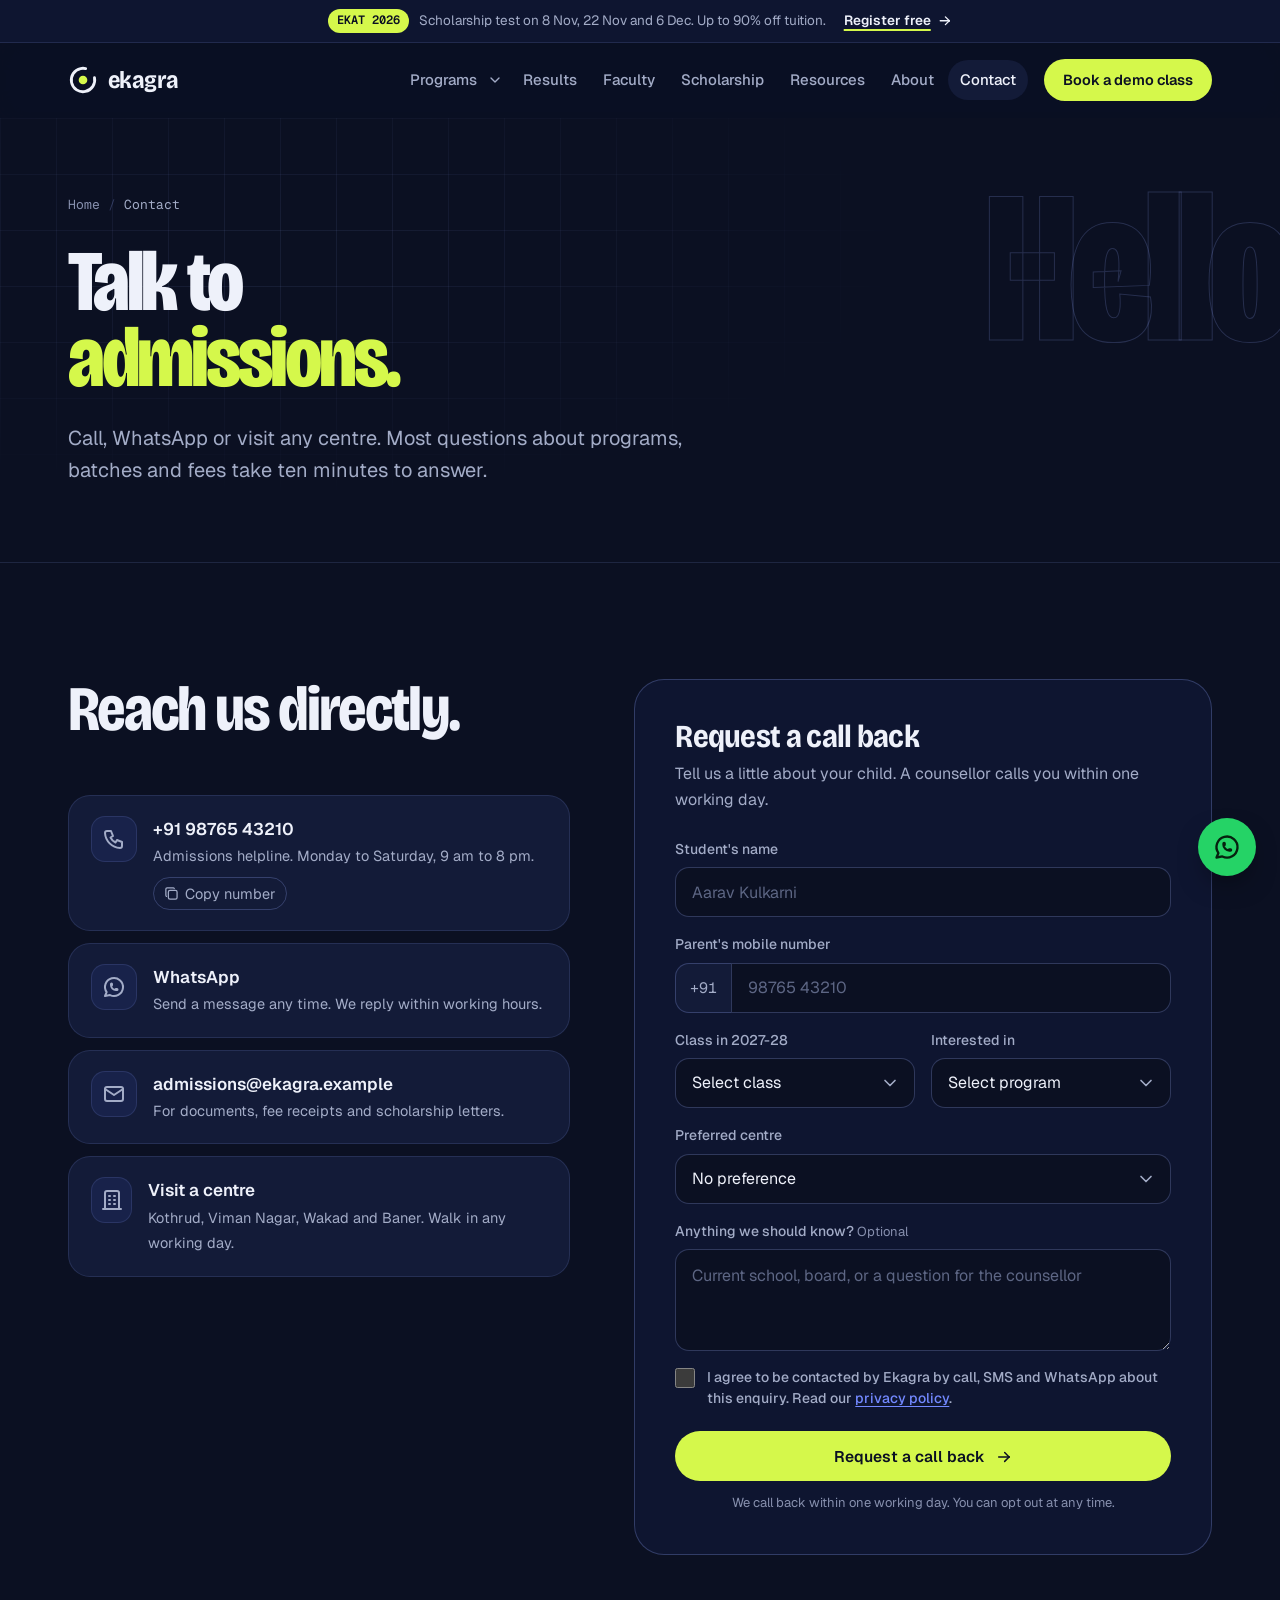
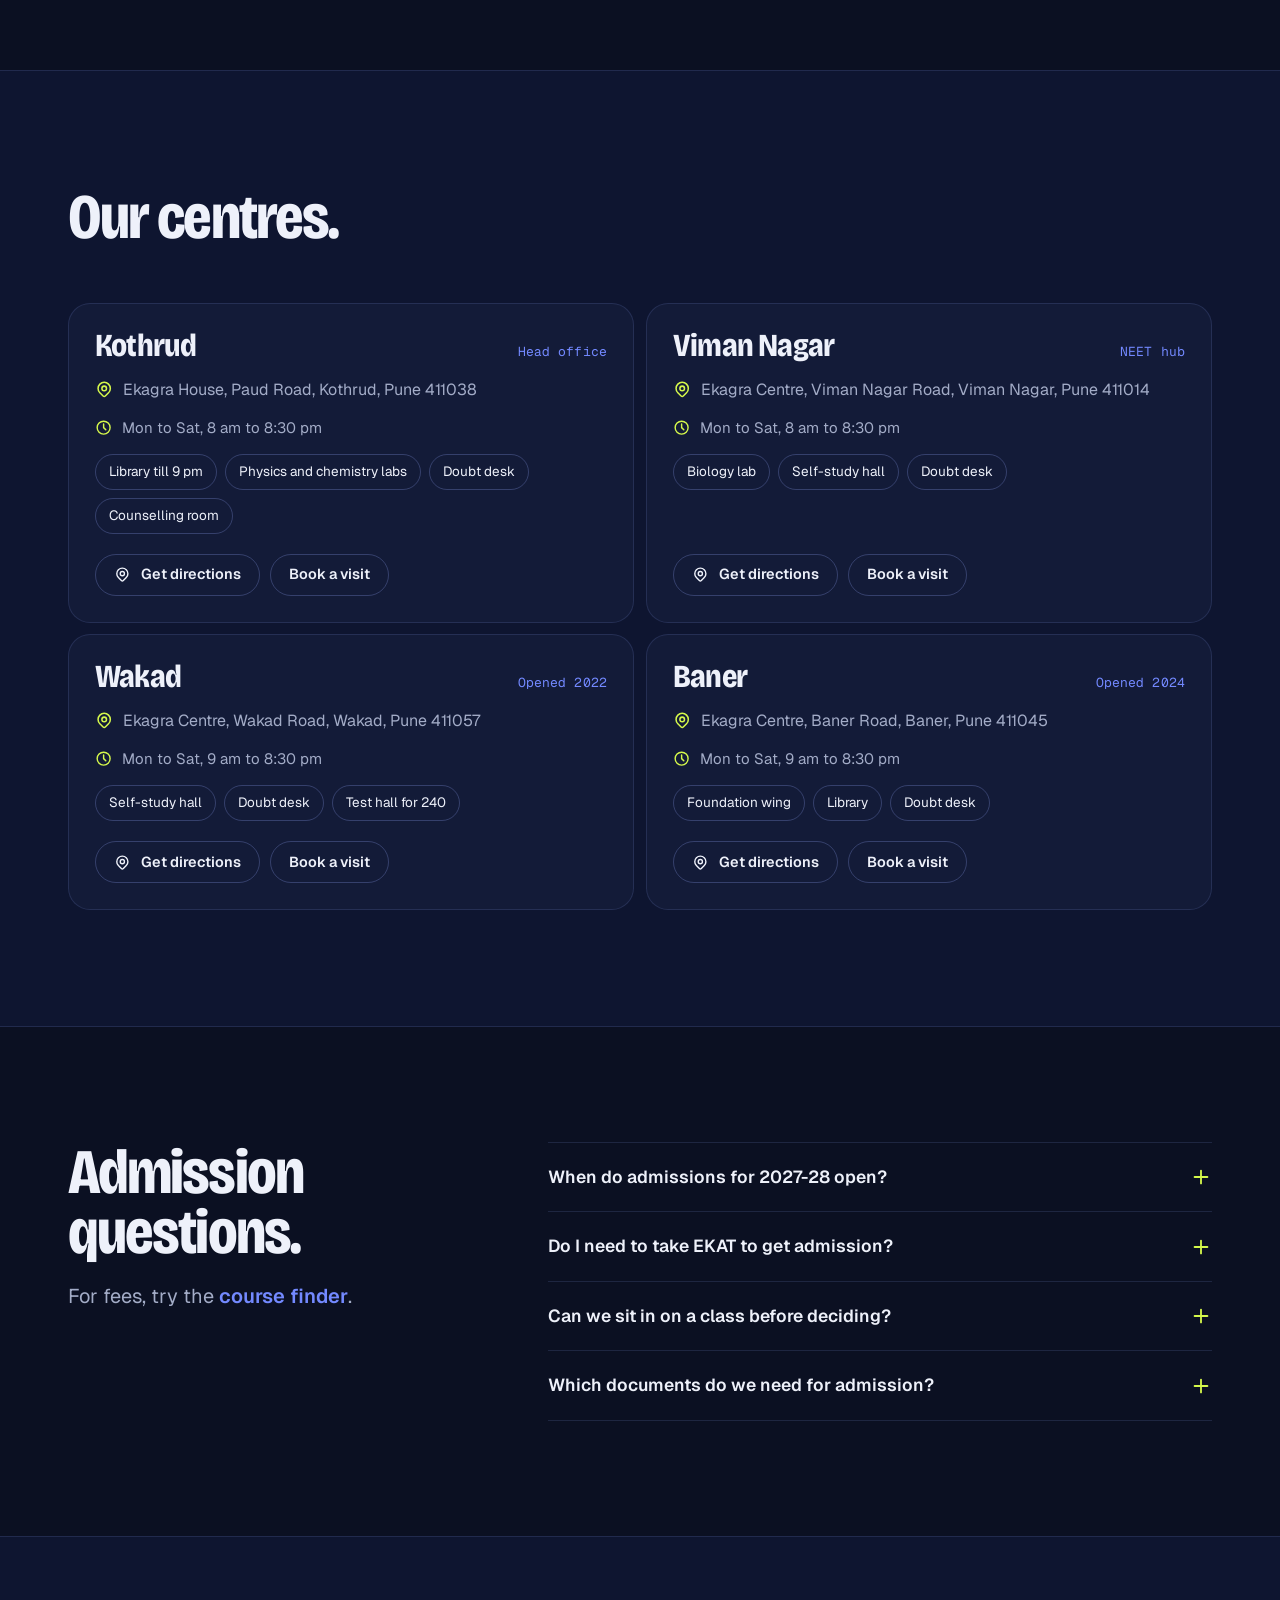
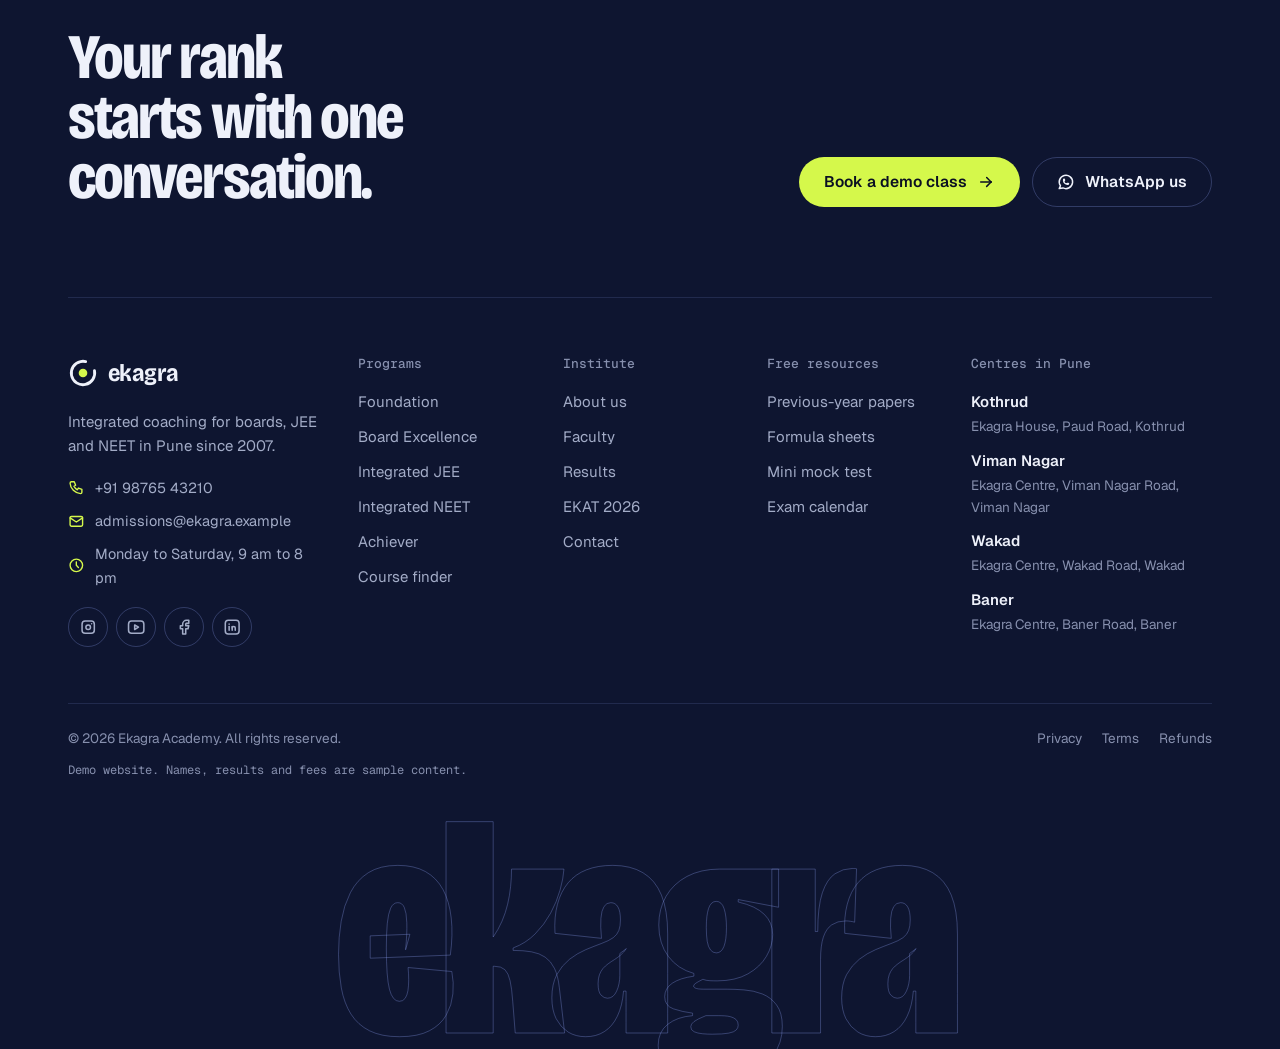
<file: contact.html>
<!doctype html>
<html lang="en-IN">
<head>
<meta charset="utf-8">
<meta name="viewport" content="width=device-width, initial-scale=1, viewport-fit=cover">
<title>Contact admissions | Ekagra Academy, Pune</title>
<meta name="description" content="Call +91 98765 43210, WhatsApp or visit an Ekagra centre in Kothrud, Viman Nagar, Wakad or Baner. Book a free demo class and counselling session.">
<link rel="canonical" href="https://ankitxksahoo.github.io/ekagra-academy/contact.html">
<meta name="robots" content="noindex">
<meta name="theme-color" content="#0B1022">
<meta property="og:type" content="website">
<meta property="og:site_name" content="Ekagra Academy">
<meta property="og:title" content="Contact admissions | Ekagra Academy, Pune">
<meta property="og:description" content="Call +91 98765 43210, WhatsApp or visit an Ekagra centre in Kothrud, Viman Nagar, Wakad or Baner. Book a free demo class and counselling session.">
<meta property="og:url" content="https://ankitxksahoo.github.io/ekagra-academy/contact.html">
<meta property="og:image" content="https://ankitxksahoo.github.io/ekagra-academy/assets/img/og-image.png">
<meta property="og:locale" content="en_IN">
<meta name="twitter:card" content="summary_large_image">
<link rel="icon" href="assets/img/favicon.svg" type="image/svg+xml">
<link rel="preconnect" href="https://fonts.googleapis.com">
<link rel="preconnect" href="https://fonts.gstatic.com" crossorigin>
<link rel="stylesheet" href="https://fonts.googleapis.com/css2?family=Bricolage+Grotesque:opsz,wdth,wght@12..96,75..100,400..800&family=Geist:wght@400..700&family=Geist+Mono:wght@400..600&display=swap">
<link rel="stylesheet" href="assets/css/styles.css">
<script type="application/ld+json">{"@context":"https://schema.org","@type":"EducationalOrganization","name":"Ekagra Academy, Kothrud","telephone":"+91 98765 43210","address":{"@type":"PostalAddress","streetAddress":"Ekagra House, Paud Road, Kothrud","addressLocality":"Pune","postalCode":"411038","addressRegion":"Maharashtra","addressCountry":"IN"},"parentOrganization":{"@type":"EducationalOrganization","name":"Ekagra Academy","url":"https://ankitxksahoo.github.io/ekagra-academy"}}</script>
<script type="application/ld+json">{"@context":"https://schema.org","@type":"EducationalOrganization","name":"Ekagra Academy, Viman Nagar","telephone":"+91 98765 43210","address":{"@type":"PostalAddress","streetAddress":"Ekagra Centre, Viman Nagar Road, Viman Nagar","addressLocality":"Pune","postalCode":"411014","addressRegion":"Maharashtra","addressCountry":"IN"},"parentOrganization":{"@type":"EducationalOrganization","name":"Ekagra Academy","url":"https://ankitxksahoo.github.io/ekagra-academy"}}</script>
<script type="application/ld+json">{"@context":"https://schema.org","@type":"EducationalOrganization","name":"Ekagra Academy, Wakad","telephone":"+91 98765 43210","address":{"@type":"PostalAddress","streetAddress":"Ekagra Centre, Wakad Road, Wakad","addressLocality":"Pune","postalCode":"411057","addressRegion":"Maharashtra","addressCountry":"IN"},"parentOrganization":{"@type":"EducationalOrganization","name":"Ekagra Academy","url":"https://ankitxksahoo.github.io/ekagra-academy"}}</script>
<script type="application/ld+json">{"@context":"https://schema.org","@type":"EducationalOrganization","name":"Ekagra Academy, Baner","telephone":"+91 98765 43210","address":{"@type":"PostalAddress","streetAddress":"Ekagra Centre, Baner Road, Baner","addressLocality":"Pune","postalCode":"411045","addressRegion":"Maharashtra","addressCountry":"IN"},"parentOrganization":{"@type":"EducationalOrganization","name":"Ekagra Academy","url":"https://ankitxksahoo.github.io/ekagra-academy"}}</script>
</head>
<body>
<a class="skip" href="#main">Skip to content</a>
<div class="progress-bar" aria-hidden="true"></div>
<svg class="sprite" width="0" height="0" aria-hidden="true" focusable="false"><symbol id="i-arrow" viewBox="0 0 24 24"><path d="M5 12h14"/><path d="M13 18l6-6"/><path d="M13 6l6 6"/></symbol><symbol id="i-arrow-ur" viewBox="0 0 24 24"><path d="M17 7L7 17"/><path d="M8 7h9v9"/></symbol><symbol id="i-phone" viewBox="0 0 24 24"><path d="M5 4h4l2 5l-2.5 1.5a11 11 0 0 0 5 5l1.5-2.5l5 2v4a2 2 0 0 1-2 2a16 16 0 0 1-15-15a2 2 0 0 1 2-2"/></symbol><symbol id="i-mail" viewBox="0 0 24 24"><path d="M3 7a2 2 0 0 1 2-2h14a2 2 0 0 1 2 2v10a2 2 0 0 1-2 2h-14a2 2 0 0 1-2-2v-10z"/><path d="M3 7l9 6l9-6"/></symbol><symbol id="i-pin" viewBox="0 0 24 24"><path d="M9 11a3 3 0 1 0 6 0a3 3 0 0 0-6 0"/><path d="M17.657 16.657l-4.243 4.243a2 2 0 0 1-2.827 0l-4.244-4.243a8 8 0 1 1 11.314 0z"/></symbol><symbol id="i-clock" viewBox="0 0 24 24"><path d="M3 12a9 9 0 1 0 18 0a9 9 0 0 0-18 0"/><path d="M12 7v5l3 3"/></symbol><symbol id="i-calendar" viewBox="0 0 24 24"><path d="M4 7a2 2 0 0 1 2-2h12a2 2 0 0 1 2 2v12a2 2 0 0 1-2 2h-12a2 2 0 0 1-2-2v-12z"/><path d="M16 3v4"/><path d="M8 3v4"/><path d="M4 11h16"/></symbol><symbol id="i-menu" viewBox="0 0 24 24"><path d="M4 7h16"/><path d="M4 12h16"/><path d="M4 17h16"/></symbol><symbol id="i-x" viewBox="0 0 24 24"><path d="M18 6L6 18"/><path d="M6 6l12 12"/></symbol><symbol id="i-check" viewBox="0 0 24 24"><path d="M5 12l5 5L20 7"/></symbol><symbol id="i-check-circle" viewBox="0 0 24 24"><path d="M3 12a9 9 0 1 0 18 0a9 9 0 0 0-18 0"/><path d="M9 12l2 2l4-4"/></symbol><symbol id="i-plus" viewBox="0 0 24 24"><path d="M12 5v14"/><path d="M5 12h14"/></symbol><symbol id="i-chevron" viewBox="0 0 24 24"><path d="M6 9l6 6l6-6"/></symbol><symbol id="i-download" viewBox="0 0 24 24"><path d="M4 17v2a2 2 0 0 0 2 2h12a2 2 0 0 0 2-2v-2"/><path d="M7 11l5 5l5-5"/><path d="M12 4v12"/></symbol><symbol id="i-star" viewBox="0 0 24 24"><path d="M12 17.75l-6.172 3.245l1.179-6.873l-5-4.867l6.9-1l3.086-6.253l3.086 6.253l6.9 1l-5 4.867l1.179 6.873z"/></symbol><symbol id="i-users" viewBox="0 0 24 24"><path d="M5 7a4 4 0 1 0 8 0a4 4 0 1 0-8 0"/><path d="M3 21v-2a4 4 0 0 1 4-4h4a4 4 0 0 1 4 4v2"/><path d="M16 3.13a4 4 0 0 1 0 7.75"/><path d="M21 21v-2a4 4 0 0 0-3-3.85"/></symbol><symbol id="i-chart" viewBox="0 0 24 24"><path d="M4 19h16"/><path d="M4 15l4-6l4 2l4-5l4 4"/></symbol><symbol id="i-help" viewBox="0 0 24 24"><path d="M8 9h8"/><path d="M8 13h6"/><path d="M18 4a3 3 0 0 1 3 3v8a3 3 0 0 1-3 3h-5l-5 3v-3h-2a3 3 0 0 1-3-3v-8a3 3 0 0 1 3-3h12z"/></symbol><symbol id="i-device" viewBox="0 0 24 24"><path d="M6 5a2 2 0 0 1 2-2h8a2 2 0 0 1 2 2v14a2 2 0 0 1-2 2h-8a2 2 0 0 1-2-2v-14z"/><path d="M11 4h2"/><path d="M12 17v.01"/></symbol><symbol id="i-book" viewBox="0 0 24 24"><path d="M3 19a9 9 0 0 1 9 0a9 9 0 0 1 9 0"/><path d="M3 6a9 9 0 0 1 9 0a9 9 0 0 1 9 0"/><path d="M3 6v13"/><path d="M12 6v13"/><path d="M21 6v13"/></symbol><symbol id="i-school" viewBox="0 0 24 24"><path d="M22 9l-10-4l-10 4l10 4l10-4v6"/><path d="M6 10.6v5.4a6 3 0 0 0 12 0v-5.4"/></symbol><symbol id="i-notebook" viewBox="0 0 24 24"><path d="M6 4h11a2 2 0 0 1 2 2v12a2 2 0 0 1-2 2h-11a1 1 0 0 1-1-1v-14a1 1 0 0 1 1-1m3 0v16"/><path d="M13 8h2"/><path d="M13 12h2"/></symbol><symbol id="i-atom" viewBox="0 0 24 24"><path d="M12 12v.01"/><path d="M19.071 4.929c-1.562-1.562-6 .337-9.9 4.243c-3.905 3.905-5.804 8.337-4.242 9.9c1.562 1.561 6-.338 9.9-4.244c3.905-3.905 5.804-8.337 4.242-9.9"/><path d="M4.929 4.929c-1.562 1.562 .337 6 4.243 9.9c3.905 3.905 8.337 5.804 9.9 4.242c1.561-1.562-.338-6-4.244-9.9c-3.905-3.905-8.337-5.804-9.9-4.242"/></symbol><symbol id="i-flask" viewBox="0 0 24 24"><path d="M9 3h6"/><path d="M10 9h4"/><path d="M10 3v6l-4 11a.7 .7 0 0 0 .5 1h11a.7 .7 0 0 0 .5-1l-4-11v-6"/></symbol><symbol id="i-target" viewBox="0 0 24 24"><path d="M11 12a1 1 0 1 0 2 0a1 1 0 1 0-2 0"/><path d="M7 12a5 5 0 1 0 10 0a5 5 0 1 0-10 0"/><path d="M3 12a9 9 0 1 0 18 0a9 9 0 1 0-18 0"/></symbol><symbol id="i-whatsapp" viewBox="0 0 24 24"><path d="M3 21l1.65-3.8a9 9 0 1 1 3.4 2.9l-5.05.9"/><path d="M9 10a.5 .5 0 0 0 1 0v-1a.5 .5 0 0 0-1 0v1a5 5 0 0 0 5 5h1a.5 .5 0 0 0 0-1h-1a.5 .5 0 0 0 0 1"/></symbol><symbol id="i-instagram" viewBox="0 0 24 24"><path d="M4 8a4 4 0 0 1 4-4h8a4 4 0 0 1 4 4v8a4 4 0 0 1-4 4h-8a4 4 0 0 1-4-4z"/><path d="M9 12a3 3 0 1 0 6 0a3 3 0 0 0-6 0"/><path d="M16.5 7.5v.01"/></symbol><symbol id="i-youtube" viewBox="0 0 24 24"><path d="M2 8a4 4 0 0 1 4-4h12a4 4 0 0 1 4 4v8a4 4 0 0 1-4 4h-12a4 4 0 0 1-4-4v-8z"/><path d="M10 9l5 3l-5 3z"/></symbol><symbol id="i-facebook" viewBox="0 0 24 24"><path d="M7 10v4h3v7h4v-7h3l1-4h-4v-2a1 1 0 0 1 1-1h3v-4h-3a5 5 0 0 0-5 5v2h-3"/></symbol><symbol id="i-linkedin" viewBox="0 0 24 24"><path d="M8 11v5"/><path d="M8 8v.01"/><path d="M12 16v-5"/><path d="M16 16v-3a2 2 0 1 0-4 0"/><path d="M3 7a4 4 0 0 1 4-4h10a4 4 0 0 1 4 4v10a4 4 0 0 1-4 4h-10a4 4 0 0 1-4-4z"/></symbol><symbol id="i-play" viewBox="0 0 24 24"><path d="M7 4v16l13-8z"/></symbol><symbol id="i-pause" viewBox="0 0 24 24"><path d="M6 6a1 1 0 0 1 1-1h2a1 1 0 0 1 1 1v12a1 1 0 0 1-1 1h-2a1 1 0 0 1-1-1z"/><path d="M14 6a1 1 0 0 1 1-1h2a1 1 0 0 1 1 1v12a1 1 0 0 1-1 1h-2a1 1 0 0 1-1-1z"/></symbol><symbol id="i-search" viewBox="0 0 24 24"><path d="M3 10a7 7 0 1 0 14 0a7 7 0 1 0-14 0"/><path d="M21 21l-6-6"/></symbol><symbol id="i-external" viewBox="0 0 24 24"><path d="M12 6h-6a2 2 0 0 0-2 2v10a2 2 0 0 0 2 2h10a2 2 0 0 0 2-2v-6"/><path d="M11 13l9-9"/><path d="M15 4h5v5"/></symbol><symbol id="i-file" viewBox="0 0 24 24"><path d="M14 3v4a1 1 0 0 0 1 1h4"/><path d="M17 21h-10a2 2 0 0 1-2-2v-14a2 2 0 0 1 2-2h7l5 5v11a2 2 0 0 1-2 2z"/><path d="M9 9h1"/><path d="M9 13h6"/><path d="M9 17h6"/></symbol><symbol id="i-info" viewBox="0 0 24 24"><path d="M3 12a9 9 0 1 0 18 0a9 9 0 0 0-18 0"/><path d="M12 9h.01"/><path d="M11 12h1v4h1"/></symbol><symbol id="i-shield" viewBox="0 0 24 24"><path d="M11.46 20.846a12 12 0 0 1-7.96-14.846a12 12 0 0 0 8.5-3a12 12 0 0 0 8.5 3a12 12 0 0 1-.09 7.06"/><path d="M15 19l2 2l4-4"/></symbol><symbol id="i-percent" viewBox="0 0 24 24"><path d="M16 17a1 1 0 1 0 2 0a1 1 0 1 0-2 0"/><path d="M6 7a1 1 0 1 0 2 0a1 1 0 1 0-2 0"/><path d="M6 18l12-12"/></symbol><symbol id="i-lock" viewBox="0 0 24 24"><path d="M5 13a2 2 0 0 1 2-2h10a2 2 0 0 1 2 2v6a2 2 0 0 1-2 2h-10a2 2 0 0 1-2-2v-6z"/><path d="M11 16a1 1 0 1 0 2 0a1 1 0 0 0-2 0"/><path d="M8 11v-4a4 4 0 1 1 8 0v4"/></symbol><symbol id="i-refresh" viewBox="0 0 24 24"><path d="M20 11a8.1 8.1 0 0 0-15.5-2m-.5-4v4h4"/><path d="M4 13a8.1 8.1 0 0 0 15.5 2m.5 4v-4h-4"/></symbol><symbol id="i-building" viewBox="0 0 24 24"><path d="M3 21h18"/><path d="M9 8h1"/><path d="M9 12h1"/><path d="M9 16h1"/><path d="M14 8h1"/><path d="M14 12h1"/><path d="M14 16h1"/><path d="M5 21v-16a2 2 0 0 1 2-2h10a2 2 0 0 1 2 2v16"/></symbol><symbol id="i-calculator" viewBox="0 0 24 24"><path d="M4 5a2 2 0 0 1 2-2h12a2 2 0 0 1 2 2v14a2 2 0 0 1-2 2h-12a2 2 0 0 1-2-2z"/><path d="M8 8a1 1 0 0 1 1-1h6a1 1 0 0 1 1 1v1a1 1 0 0 1-1 1h-6a1 1 0 0 1-1-1z"/><path d="M8 14v.01"/><path d="M12 14v.01"/><path d="M16 14v.01"/><path d="M8 17v.01"/><path d="M12 17v.01"/><path d="M16 17v.01"/></symbol><symbol id="i-trophy" viewBox="0 0 24 24"><path d="M8 21h8"/><path d="M12 17v4"/><path d="M7 4h10"/><path d="M17 4v8a5 5 0 0 1-10 0v-8"/><path d="M3 9a2 2 0 1 0 4 0a2 2 0 1 0-4 0"/><path d="M17 9a2 2 0 1 0 4 0a2 2 0 1 0-4 0"/></symbol><symbol id="i-copy" viewBox="0 0 24 24"><path d="M7 9.667a2.667 2.667 0 0 1 2.667-2.667h8.666a2.667 2.667 0 0 1 2.667 2.667v8.666a2.667 2.667 0 0 1-2.667 2.667h-8.666a2.667 2.667 0 0 1-2.667-2.667z"/><path d="M4.012 16.737a2 2 0 0 1-1.012-1.737v-10c0-1.1 .9-2 2-2h10c.75 0 1.158 .385 1.5 1"/></symbol></svg>
<div class="topbar"><div class="wrap topbar-in"><p><span class="topbar-tag">EKAT 2026</span><span>Scholarship test on 8 Nov, 22 Nov and 6 Dec. Up to 90% off tuition.</span></p><a href="scholarship-test.html">Register free<svg class="ico" aria-hidden="true" focusable="false"><use href="#i-arrow"/></svg></a></div></div>
<header class="site-header" data-header>
  <div class="wrap nav">
    <a class="logo" href="index.html" aria-label="Ekagra Academy home"><svg class="mark" viewBox="0 0 32 32" aria-hidden="true" focusable="false"><circle cx="16" cy="16" r="12.5" fill="none" stroke="currentColor" stroke-width="3" stroke-linecap="round" stroke-dasharray="64 14.54" transform="rotate(-12 16 16)"/><circle class="mark-dot" cx="16" cy="16" r="4.6"/></svg><span>ekagra</span></a>
    <nav class="nav-main" aria-label="Main"><ul class="nav-links"><li class="has-dd"><a class="nav-a" href="programs.html">Programs</a><button class="dd-toggle" type="button" aria-expanded="false" aria-controls="dd-programs" aria-label="Show all programs"><svg class="ico" aria-hidden="true" focusable="false"><use href="#i-chevron"/></svg></button>
<div class="dd" id="dd-programs"><ul class="dd-list"><li><a href="programs.html#foundation"><span class="dd-ico"><svg class="ico" aria-hidden="true" focusable="false"><use href="#i-book"/></svg></span><span><b>Foundation</b><small>Class 6 to 10</small></span></a></li><li><a href="programs.html#boards"><span class="dd-ico"><svg class="ico" aria-hidden="true" focusable="false"><use href="#i-school"/></svg></span><span><b>Board Excellence</b><small>Class 9 to 12</small></span></a></li><li><a href="programs.html#jee"><span class="dd-ico"><svg class="ico" aria-hidden="true" focusable="false"><use href="#i-atom"/></svg></span><span><b>Integrated JEE</b><small>Class 11 and 12</small></span></a></li><li><a href="programs.html#neet"><span class="dd-ico"><svg class="ico" aria-hidden="true" focusable="false"><use href="#i-flask"/></svg></span><span><b>Integrated NEET</b><small>Class 11 and 12</small></span></a></li><li><a href="programs.html#achiever"><span class="dd-ico"><svg class="ico" aria-hidden="true" focusable="false"><use href="#i-target"/></svg></span><span><b>Achiever</b><small>Class 12 passed</small></span></a></li></ul><a class="dd-card" href="course-finder.html"><span class="tag-mono">Not sure which one?</span><b>Try the course finder</b><span>Three questions. Batch, fee and scholarship in one view.</span><svg class="ico ico--arrow" aria-hidden="true" focusable="false"><use href="#i-arrow"/></svg></a></div></li><li><a class="nav-a" href="results.html">Results</a></li><li><a class="nav-a" href="faculty.html">Faculty</a></li><li><a class="nav-a" href="scholarship-test.html">Scholarship</a></li><li><a class="nav-a" href="resources.html">Resources</a></li><li><a class="nav-a" href="about.html">About</a></li><li><a class="nav-a" href="contact.html" aria-current="page">Contact</a></li></ul></nav>
    <a class="nav-phone" href="tel:+919876543210"><svg class="ico" aria-hidden="true" focusable="false"><use href="#i-phone"/></svg><span>+91 98765 43210</span></a>
    <button class="btn btn--lime btn--sm nav-cta" type="button" data-enquire data-magnetic>Book a demo class</button>
    <button class="menu-btn" type="button" data-menu aria-expanded="false" aria-controls="mobile-menu" aria-label="Open menu"><svg class="ico ico--open" aria-hidden="true" focusable="false"><use href="#i-menu"/></svg><svg class="ico ico--close" aria-hidden="true" focusable="false"><use href="#i-x"/></svg></button>
  </div>
  <div class="mobile-menu" id="mobile-menu" hidden>
    <div class="wrap">
      <ul class="mm-links"><li><a href="programs.html">Programs<svg class="ico" aria-hidden="true" focusable="false"><use href="#i-arrow"/></svg></a></li><li><a href="results.html">Results<svg class="ico" aria-hidden="true" focusable="false"><use href="#i-arrow"/></svg></a></li><li><a href="faculty.html">Faculty<svg class="ico" aria-hidden="true" focusable="false"><use href="#i-arrow"/></svg></a></li><li><a href="scholarship-test.html">Scholarship<svg class="ico" aria-hidden="true" focusable="false"><use href="#i-arrow"/></svg></a></li><li><a href="resources.html">Resources<svg class="ico" aria-hidden="true" focusable="false"><use href="#i-arrow"/></svg></a></li><li><a href="about.html">About<svg class="ico" aria-hidden="true" focusable="false"><use href="#i-arrow"/></svg></a></li><li><a href="contact.html" aria-current="page">Contact<svg class="ico" aria-hidden="true" focusable="false"><use href="#i-arrow"/></svg></a></li></ul>
      <div class="mm-actions">
        <button class="btn btn--lime btn--block" type="button" data-enquire>Book a demo class</button>
        <a class="btn btn--ghost btn--block" href="tel:+919876543210"><svg class="ico" aria-hidden="true" focusable="false"><use href="#i-phone"/></svg>+91 98765 43210</a>
      </div>
    </div>
  </div>
</header>
<main id="main">
<section class="page-hero grid-bg">
  <span class="hero-word" aria-hidden="true">Hello</span>
  <div class="wrap">
    <nav aria-label="Breadcrumb"><ol class="crumbs"><li><a href="index.html">Home</a></li><li aria-current="page">Contact</li></ol></nav>
    <h1 class="display h-page">Talk to <span class="line hl">admissions.</span></h1>
    <p class="lede">Call, WhatsApp or visit any centre. Most questions about programs, batches and fees take ten minutes to answer.</p>
    
  </div>
</section>

<section class="section" aria-labelledby="reach-h">
  <div class="wrap contact-grid">
    <div>
      <div class="sec-head"><h2 class="h2" id="reach-h">Reach us directly.</h2></div>
      <div class="contact-cards">
        <div class="ccard"><span class="icon-tile"><svg class="ico" aria-hidden="true" focusable="false"><use href="#i-phone"/></svg></span><div><b><a href="tel:+919876543210">+91 98765 43210</a></b><span>Admissions helpline. Monday to Saturday, 9 am to 8 pm.</span><div class="copy-row" style="margin-top:8px"><button class="copy-btn" type="button" data-copy="+91 98765 43210"><svg class="ico" aria-hidden="true" focusable="false"><use href="#i-copy"/></svg><span>Copy number</span></button></div></div></div>
        <a class="ccard" href="https://wa.me/919876543210?text=Hi%20Ekagra%2C%20I%20would%20like%20to%20know%20about%20admissions%20for%202027-28." target="_blank" rel="noopener"><span class="icon-tile"><svg class="ico" aria-hidden="true" focusable="false"><use href="#i-whatsapp"/></svg></span><div><b>WhatsApp</b><span>Send a message any time. We reply within working hours.</span></div></a>
        <div class="ccard"><span class="icon-tile"><svg class="ico" aria-hidden="true" focusable="false"><use href="#i-mail"/></svg></span><div><b><a href="mailto:admissions@ekagra.example">admissions@ekagra.example</a></b><span>For documents, fee receipts and scholarship letters.</span></div></div>
        <a class="ccard" href="#centres"><span class="icon-tile"><svg class="ico" aria-hidden="true" focusable="false"><use href="#i-building"/></svg></span><div><b>Visit a centre</b><span>Kothrud, Viman Nagar, Wakad and Baner. Walk in any working day.</span></div></a>
      </div>
    </div>
    <div class="form-card lead-wrap">
      <h2 class="h3">Request a call back</h2>
      <p>Tell us a little about your child. A counsellor calls you within one working day.</p>
      <form class="lead-form" data-lead data-intent="Contact page" data-success="An admissions counsellor will call you within one working day." novalidate>
  <input type="hidden" name="note" value="">
  <div class="form-grid">
    <div class="field full"><label for="contact-name">Student's name</label><input class="input" id="contact-name" name="name" autocomplete="name" required minlength="2" placeholder="Aarav Kulkarni"><p class="err" data-err-for="name"></p></div>
    <div class="field full"><label for="contact-phone">Parent's mobile number</label><div class="phone-field"><span aria-hidden="true">+91</span><input class="input" id="contact-phone" name="phone" type="tel" inputmode="numeric" autocomplete="tel-national" maxlength="10" required placeholder="98765 43210"></div><p class="err" data-err-for="phone"></p></div>
    <div class="field"><label for="contact-class">Class in 2027-28</label><select class="select" id="contact-class" name="klass" required><option value="">Select class</option><option>Class 6</option><option>Class 7</option><option>Class 8</option><option>Class 9</option><option>Class 10</option><option>Class 11</option><option>Class 12</option><option>Class 12 passed</option></select><p class="err" data-err-for="klass"></p></div>
    <div class="field"><label for="contact-goal">Interested in</label><select class="select" id="contact-goal" name="goal" required><option value="">Select program</option><option>Foundation</option><option>Board Excellence</option><option>Integrated JEE</option><option>Integrated NEET</option><option>Achiever</option><option>Not sure yet</option></select><p class="err" data-err-for="goal"></p></div>
    <div class="field full"><label for="contact-centre">Preferred centre</label><select class="select" id="contact-centre" name="centre"><option value="">No preference</option><option>Kothrud</option><option>Viman Nagar</option><option>Wakad</option><option>Baner</option><option>Live online</option></select></div>
    <div class="field full"><label for="contact-msg">Anything we should know? <span class="opt">Optional</span></label><textarea class="textarea" id="contact-msg" name="message" rows="3" placeholder="Current school, board, or a question for the counsellor"></textarea></div>
    <div class="field full"><label class="check" for="contact-consent"><input type="checkbox" id="contact-consent" name="consent" required><span>I agree to be contacted by Ekagra by call, SMS and WhatsApp about this enquiry. Read our <a href="policies.html#privacy">privacy policy</a>.</span></label><p class="err" data-err-for="consent"></p></div>
  </div>
  <button class="btn btn--lime btn--block" type="submit"><span class="btn-label">Request a call back</span><svg class="ico ico--arrow" aria-hidden="true" focusable="false"><use href="#i-arrow"/></svg></button>
  <p class="fine">We call back within one working day. You can opt out at any time.</p>
</form>
<div class="form-success" hidden tabindex="-1">
  <span class="tick"><svg class="ico" aria-hidden="true" focusable="false"><use href="#i-check"/></svg></span>
  <h3 class="h3">Thank you. We have your request.</h3>
  <p class="muted" data-success-text>An admissions counsellor will call you within one working day.</p>
  <a class="btn btn--ghost" data-success-wa href="https://wa.me/919876543210?text=Hi%20Ekagra%2C%20I%20would%20like%20to%20know%20about%20admissions%20for%202027-28." target="_blank" rel="noopener"><svg class="ico" aria-hidden="true" focusable="false"><use href="#i-whatsapp"/></svg>Continue on WhatsApp</a>
</div>
    </div>
  </div>
</section>

<section class="section section--tint" id="centres" aria-labelledby="centres-h">
  <div class="wrap">
    <div class="sec-head"><h2 class="h2" id="centres-h">Our centres.</h2></div>
    <div class="centres"><article class="centre">
  <div class="centre-head"><h3>Kothrud</h3><span class="tag-mono">Head office</span></div>
  <address><svg class="ico" aria-hidden="true" focusable="false"><use href="#i-pin"/></svg><span>Ekagra House, Paud Road, Kothrud, Pune 411038</span></address>
  <p class="hrs"><svg class="ico" aria-hidden="true" focusable="false"><use href="#i-clock"/></svg><span>Mon to Sat, 8 am to 8:30 pm</span></p>
  <div class="chips"><span class="chip">Library till 9 pm</span><span class="chip">Physics and chemistry labs</span><span class="chip">Doubt desk</span><span class="chip">Counselling room</span></div>
  <div class="centre-actions"><a class="btn btn--ghost btn--sm" href="https://www.google.com/maps/search/?api=1&query=Paud+Road+Kothrud+Pune+411038" target="_blank" rel="noopener"><svg class="ico" aria-hidden="true" focusable="false"><use href="#i-pin"/></svg>Get directions</a><button class="btn btn--ghost btn--sm" type="button" data-enquire data-centre="Kothrud" data-title="Book a campus visit" data-kicker="Kothrud centre" data-intent="Campus visit">Book a visit</button></div>
</article><article class="centre">
  <div class="centre-head"><h3>Viman Nagar</h3><span class="tag-mono">NEET hub</span></div>
  <address><svg class="ico" aria-hidden="true" focusable="false"><use href="#i-pin"/></svg><span>Ekagra Centre, Viman Nagar Road, Viman Nagar, Pune 411014</span></address>
  <p class="hrs"><svg class="ico" aria-hidden="true" focusable="false"><use href="#i-clock"/></svg><span>Mon to Sat, 8 am to 8:30 pm</span></p>
  <div class="chips"><span class="chip">Biology lab</span><span class="chip">Self-study hall</span><span class="chip">Doubt desk</span></div>
  <div class="centre-actions"><a class="btn btn--ghost btn--sm" href="https://www.google.com/maps/search/?api=1&query=Viman+Nagar+Pune+411014" target="_blank" rel="noopener"><svg class="ico" aria-hidden="true" focusable="false"><use href="#i-pin"/></svg>Get directions</a><button class="btn btn--ghost btn--sm" type="button" data-enquire data-centre="Viman Nagar" data-title="Book a campus visit" data-kicker="Viman Nagar centre" data-intent="Campus visit">Book a visit</button></div>
</article><article class="centre">
  <div class="centre-head"><h3>Wakad</h3><span class="tag-mono">Opened 2022</span></div>
  <address><svg class="ico" aria-hidden="true" focusable="false"><use href="#i-pin"/></svg><span>Ekagra Centre, Wakad Road, Wakad, Pune 411057</span></address>
  <p class="hrs"><svg class="ico" aria-hidden="true" focusable="false"><use href="#i-clock"/></svg><span>Mon to Sat, 9 am to 8:30 pm</span></p>
  <div class="chips"><span class="chip">Self-study hall</span><span class="chip">Doubt desk</span><span class="chip">Test hall for 240</span></div>
  <div class="centre-actions"><a class="btn btn--ghost btn--sm" href="https://www.google.com/maps/search/?api=1&query=Wakad+Pune+411057" target="_blank" rel="noopener"><svg class="ico" aria-hidden="true" focusable="false"><use href="#i-pin"/></svg>Get directions</a><button class="btn btn--ghost btn--sm" type="button" data-enquire data-centre="Wakad" data-title="Book a campus visit" data-kicker="Wakad centre" data-intent="Campus visit">Book a visit</button></div>
</article><article class="centre">
  <div class="centre-head"><h3>Baner</h3><span class="tag-mono">Opened 2024</span></div>
  <address><svg class="ico" aria-hidden="true" focusable="false"><use href="#i-pin"/></svg><span>Ekagra Centre, Baner Road, Baner, Pune 411045</span></address>
  <p class="hrs"><svg class="ico" aria-hidden="true" focusable="false"><use href="#i-clock"/></svg><span>Mon to Sat, 9 am to 8:30 pm</span></p>
  <div class="chips"><span class="chip">Foundation wing</span><span class="chip">Library</span><span class="chip">Doubt desk</span></div>
  <div class="centre-actions"><a class="btn btn--ghost btn--sm" href="https://www.google.com/maps/search/?api=1&query=Baner+Road+Pune+411045" target="_blank" rel="noopener"><svg class="ico" aria-hidden="true" focusable="false"><use href="#i-pin"/></svg>Get directions</a><button class="btn btn--ghost btn--sm" type="button" data-enquire data-centre="Baner" data-title="Book a campus visit" data-kicker="Baner centre" data-intent="Campus visit">Book a visit</button></div>
</article></div>
  </div>
</section>

<section class="section" aria-labelledby="faq-h">
  <div class="wrap faq">
    <div class="faq-aside"><h2 class="h2" id="faq-h">Admission questions.</h2><p class="lede">For fees, try the <a class="link" href="course-finder.html">course finder</a>.</p></div>
    <div class="faq-list"><details><summary>When do admissions for 2027-28 open?<svg class="ico" aria-hidden="true" focusable="false"><use href="#i-plus"/></svg></summary><div class="ans"><p>They are open now. Most batches start in April 2027 and fill in order of admission.</p></div></details><details><summary>Do I need to take EKAT to get admission?<svg class="ico" aria-hidden="true" focusable="false"><use href="#i-plus"/></svg></summary><div class="ans"><p>No, but it is the only way to get a scholarship, and it helps us place your child in the right batch.</p></div></details><details><summary>Can we sit in on a class before deciding?<svg class="ico" aria-hidden="true" focusable="false"><use href="#i-plus"/></svg></summary><div class="ans"><p>Yes. Book a free demo class and we will seat your child in a live class for their stage, followed by a counselling session with a parent.</p></div></details><details><summary>Which documents do we need for admission?<svg class="ico" aria-hidden="true" focusable="false"><use href="#i-plus"/></svg></summary><div class="ans"><p>The latest school report card, a passport-size photo, and the parent’s ID proof. EKAT scholars also bring their scholarship letter.</p></div></details></div>
  </div>
</section>
</main>
<footer class="site-footer">
  <div class="wrap">
    <div class="footer-cta">
      <h2 class="h2">Your rank starts with one conversation.</h2>
      <div class="footer-cta-actions">
        <button class="btn btn--lime" type="button" data-enquire data-magnetic>Book a demo class<svg class="ico ico--arrow" aria-hidden="true" focusable="false"><use href="#i-arrow"/></svg></button>
        <a class="btn btn--ghost" href="https://wa.me/919876543210?text=Hi%20Ekagra%2C%20I%20would%20like%20to%20know%20about%20admissions%20for%202027-28." target="_blank" rel="noopener"><svg class="ico" aria-hidden="true" focusable="false"><use href="#i-whatsapp"/></svg>WhatsApp us</a>
      </div>
    </div>
    <div class="footer-grid">
      <div class="footer-brand">
        <a class="logo" href="index.html" aria-label="Ekagra Academy home"><svg class="mark" viewBox="0 0 32 32" aria-hidden="true" focusable="false"><circle cx="16" cy="16" r="12.5" fill="none" stroke="currentColor" stroke-width="3" stroke-linecap="round" stroke-dasharray="64 14.54" transform="rotate(-12 16 16)"/><circle class="mark-dot" cx="16" cy="16" r="4.6"/></svg><span>ekagra</span></a>
        <p>Integrated coaching for boards, JEE and NEET in Pune since 2007.</p>
        <ul class="contact-lines">
          <li><svg class="ico" aria-hidden="true" focusable="false"><use href="#i-phone"/></svg><a href="tel:+919876543210">+91 98765 43210</a></li>
          <li><svg class="ico" aria-hidden="true" focusable="false"><use href="#i-mail"/></svg><a href="mailto:admissions@ekagra.example">admissions@ekagra.example</a></li>
          <li><svg class="ico" aria-hidden="true" focusable="false"><use href="#i-clock"/></svg><span>Monday to Saturday, 9 am to 8 pm</span></li>
        </ul>
        <div class="social"><a href="#" aria-label="Instagram"><svg class="ico" aria-hidden="true" focusable="false"><use href="#i-instagram"/></svg></a><a href="#" aria-label="YouTube"><svg class="ico" aria-hidden="true" focusable="false"><use href="#i-youtube"/></svg></a><a href="#" aria-label="Facebook"><svg class="ico" aria-hidden="true" focusable="false"><use href="#i-facebook"/></svg></a><a href="#" aria-label="LinkedIn"><svg class="ico" aria-hidden="true" focusable="false"><use href="#i-linkedin"/></svg></a></div>
      </div>
      <div class="footer-col"><h3>Programs</h3><ul><li><a href="programs.html#foundation">Foundation</a></li><li><a href="programs.html#boards">Board Excellence</a></li><li><a href="programs.html#jee">Integrated JEE</a></li><li><a href="programs.html#neet">Integrated NEET</a></li><li><a href="programs.html#achiever">Achiever</a></li><li><a href="course-finder.html">Course finder</a></li></ul></div>
      <div class="footer-col"><h3>Institute</h3><ul><li><a href="about.html">About us</a></li><li><a href="faculty.html">Faculty</a></li><li><a href="results.html">Results</a></li><li><a href="scholarship-test.html">EKAT 2026</a></li><li><a href="contact.html">Contact</a></li></ul></div>
      <div class="footer-col"><h3>Free resources</h3><ul><li><a href="resources.html#papers">Previous-year papers</a></li><li><a href="resources.html#sheets">Formula sheets</a></li><li><a href="resources.html#mock">Mini mock test</a></li><li><a href="resources.html#calendar">Exam calendar</a></li></ul></div>
      <div class="footer-col footer-centres"><h3>Centres in Pune</h3><ul><li><b>Kothrud</b><span>Ekagra House, Paud Road, Kothrud</span></li><li><b>Viman Nagar</b><span>Ekagra Centre, Viman Nagar Road, Viman Nagar</span></li><li><b>Wakad</b><span>Ekagra Centre, Wakad Road, Wakad</span></li><li><b>Baner</b><span>Ekagra Centre, Baner Road, Baner</span></li></ul></div>
    </div>
    <div class="footer-bottom">
      <p>&copy; 2026 Ekagra Academy. All rights reserved.</p>
      <nav aria-label="Legal"><a href="policies.html#privacy">Privacy</a><a href="policies.html#terms">Terms</a><a href="policies.html#refunds">Refunds</a></nav>
      <p class="demo-note">Demo website. Names, results and fees are sample content.</p>
    </div>
  </div>
  <div class="footer-mark" aria-hidden="true"><span>ekagra</span></div>
</footer>

<div class="mbar" aria-label="Quick actions">
  <a href="tel:+919876543210"><svg class="ico" aria-hidden="true" focusable="false"><use href="#i-phone"/></svg>Call</a>
  <a href="https://wa.me/919876543210?text=Hi%20Ekagra%2C%20I%20would%20like%20to%20know%20about%20admissions%20for%202027-28." target="_blank" rel="noopener"><svg class="ico" aria-hidden="true" focusable="false"><use href="#i-whatsapp"/></svg>WhatsApp</a>
  <button class="mbar-cta" type="button" data-enquire>Book demo</button>
</div>
<a class="wa-float" href="https://wa.me/919876543210?text=Hi%20Ekagra%2C%20I%20would%20like%20to%20know%20about%20admissions%20for%202027-28." target="_blank" rel="noopener" aria-label="Chat with us on WhatsApp"><svg class="ico" aria-hidden="true" focusable="false"><use href="#i-whatsapp"/></svg></a>

<dialog class="modal" id="enquire" aria-labelledby="enquire-title">
  <div class="modal-head">
    <div>
      <p class="tag-mono" data-modal-kicker>Free demo class and counselling</p>
      <h2 class="h3" id="enquire-title" data-modal-title>Book a demo class</h2>
    </div>
    <button class="icon-btn" type="button" data-close aria-label="Close"><svg class="ico" aria-hidden="true" focusable="false"><use href="#i-x"/></svg></button>
  </div>
  <div class="modal-body">
<form class="lead-form" data-lead data-intent="Demo class" data-success="An admissions counsellor will call you within one working day." novalidate>
  <input type="hidden" name="note" value="">
  <div class="form-grid">
    <div class="field full"><label for="mdl-name">Student's name</label><input class="input" id="mdl-name" name="name" autocomplete="name" required minlength="2" placeholder="Aarav Kulkarni"><p class="err" data-err-for="name"></p></div>
    <div class="field full"><label for="mdl-phone">Parent's mobile number</label><div class="phone-field"><span aria-hidden="true">+91</span><input class="input" id="mdl-phone" name="phone" type="tel" inputmode="numeric" autocomplete="tel-national" maxlength="10" required placeholder="98765 43210"></div><p class="err" data-err-for="phone"></p></div>
    <div class="field"><label for="mdl-class">Class in 2027-28</label><select class="select" id="mdl-class" name="klass" required><option value="">Select class</option><option>Class 6</option><option>Class 7</option><option>Class 8</option><option>Class 9</option><option>Class 10</option><option>Class 11</option><option>Class 12</option><option>Class 12 passed</option></select><p class="err" data-err-for="klass"></p></div>
    <div class="field"><label for="mdl-goal">Interested in</label><select class="select" id="mdl-goal" name="goal" required><option value="">Select program</option><option>Foundation</option><option>Board Excellence</option><option>Integrated JEE</option><option>Integrated NEET</option><option>Achiever</option><option>Not sure yet</option></select><p class="err" data-err-for="goal"></p></div>
    <div class="field full"><label for="mdl-centre">Preferred centre</label><select class="select" id="mdl-centre" name="centre"><option value="">No preference</option><option>Kothrud</option><option>Viman Nagar</option><option>Wakad</option><option>Baner</option><option>Live online</option></select></div>
    <div class="field full"><label class="check" for="mdl-consent"><input type="checkbox" id="mdl-consent" name="consent" required><span>I agree to be contacted by Ekagra by call, SMS and WhatsApp about this enquiry. Read our <a href="policies.html#privacy">privacy policy</a>.</span></label><p class="err" data-err-for="consent"></p></div>
  </div>
  <button class="btn btn--lime btn--block" type="submit"><span class="btn-label">Book my demo class</span><svg class="ico ico--arrow" aria-hidden="true" focusable="false"><use href="#i-arrow"/></svg></button>
  <p class="fine">We call back within one working day. You can opt out at any time.</p>
</form>
<div class="form-success" hidden tabindex="-1">
  <span class="tick"><svg class="ico" aria-hidden="true" focusable="false"><use href="#i-check"/></svg></span>
  <h3 class="h3">Thank you. We have your request.</h3>
  <p class="muted" data-success-text>An admissions counsellor will call you within one working day.</p>
  <a class="btn btn--ghost" data-success-wa href="https://wa.me/919876543210?text=Hi%20Ekagra%2C%20I%20would%20like%20to%20know%20about%20admissions%20for%202027-28." target="_blank" rel="noopener"><svg class="ico" aria-hidden="true" focusable="false"><use href="#i-whatsapp"/></svg>Continue on WhatsApp</a>
</div>
  </div>
</dialog>

<script src="assets/js/config.js"></script>
<script src="assets/js/main.js" defer></script>
<script src="assets/js/motion.js" defer></script>
</body>
</html>
</file>
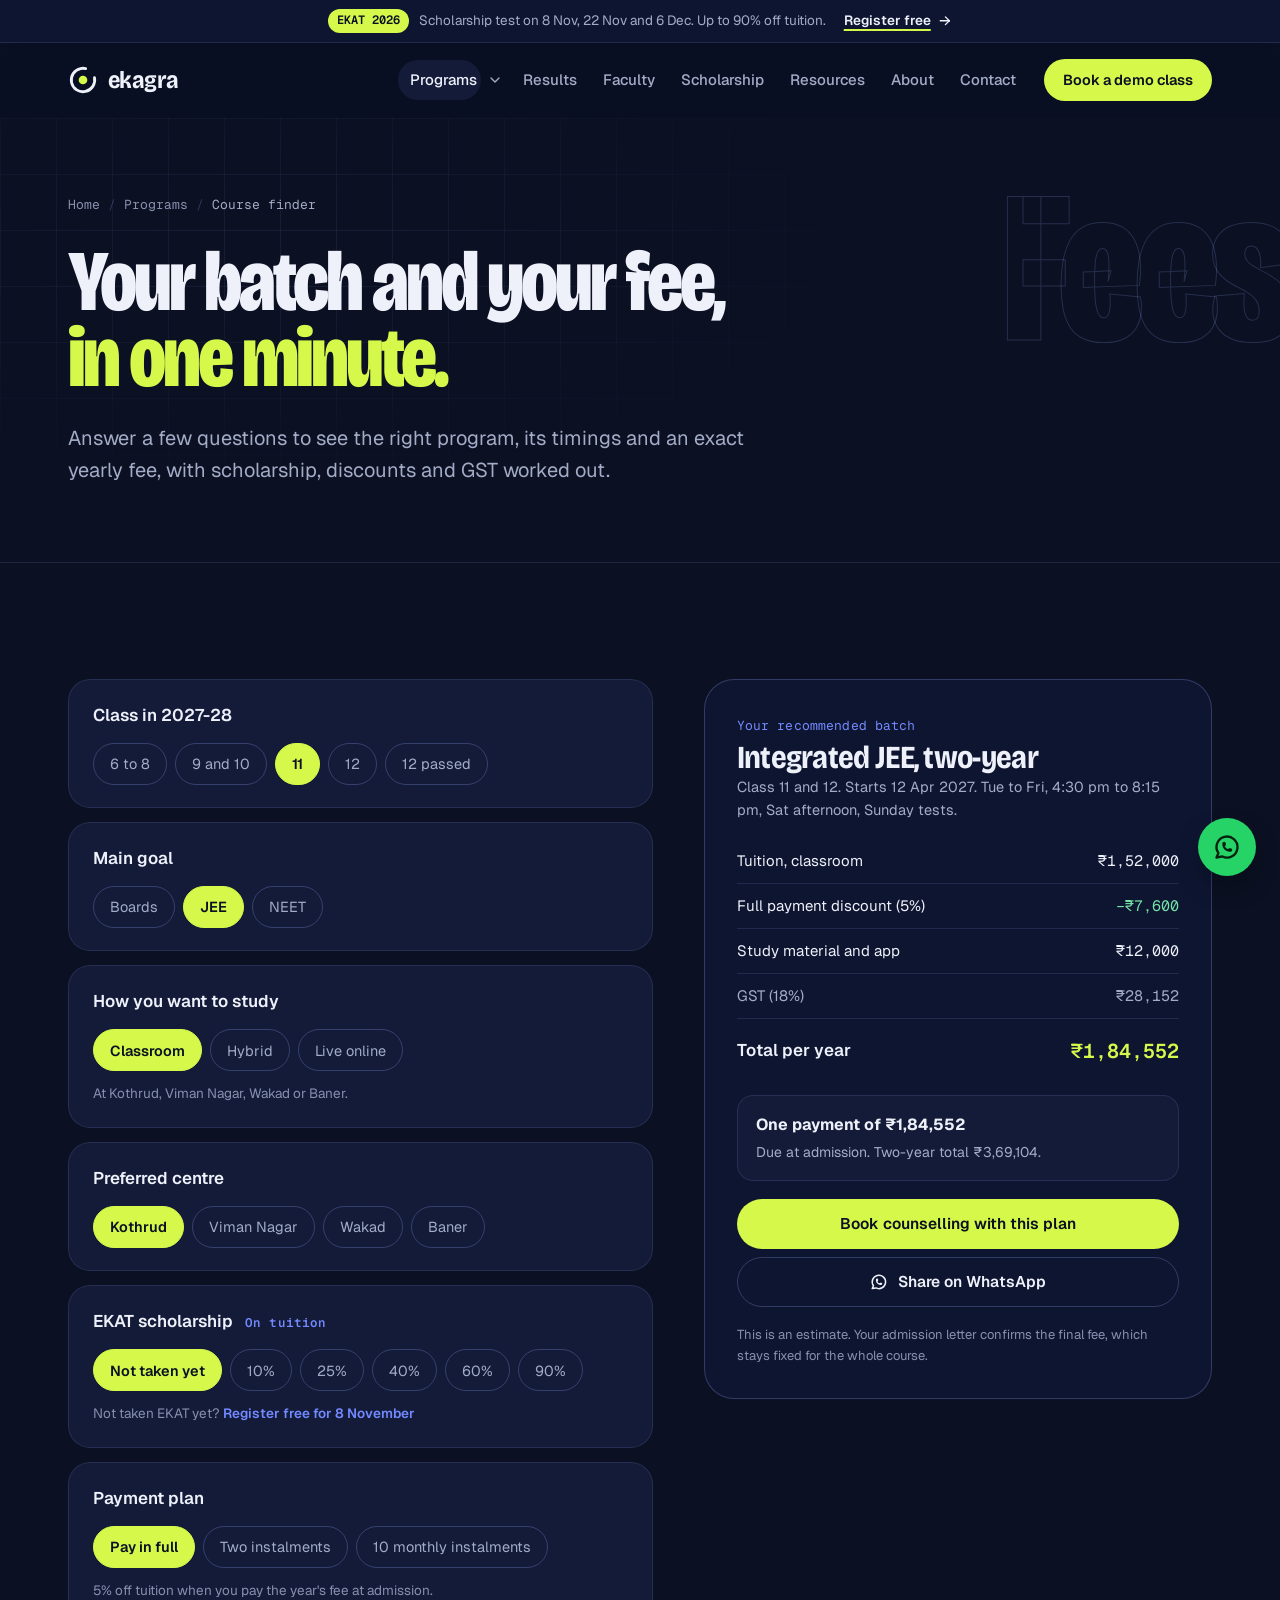
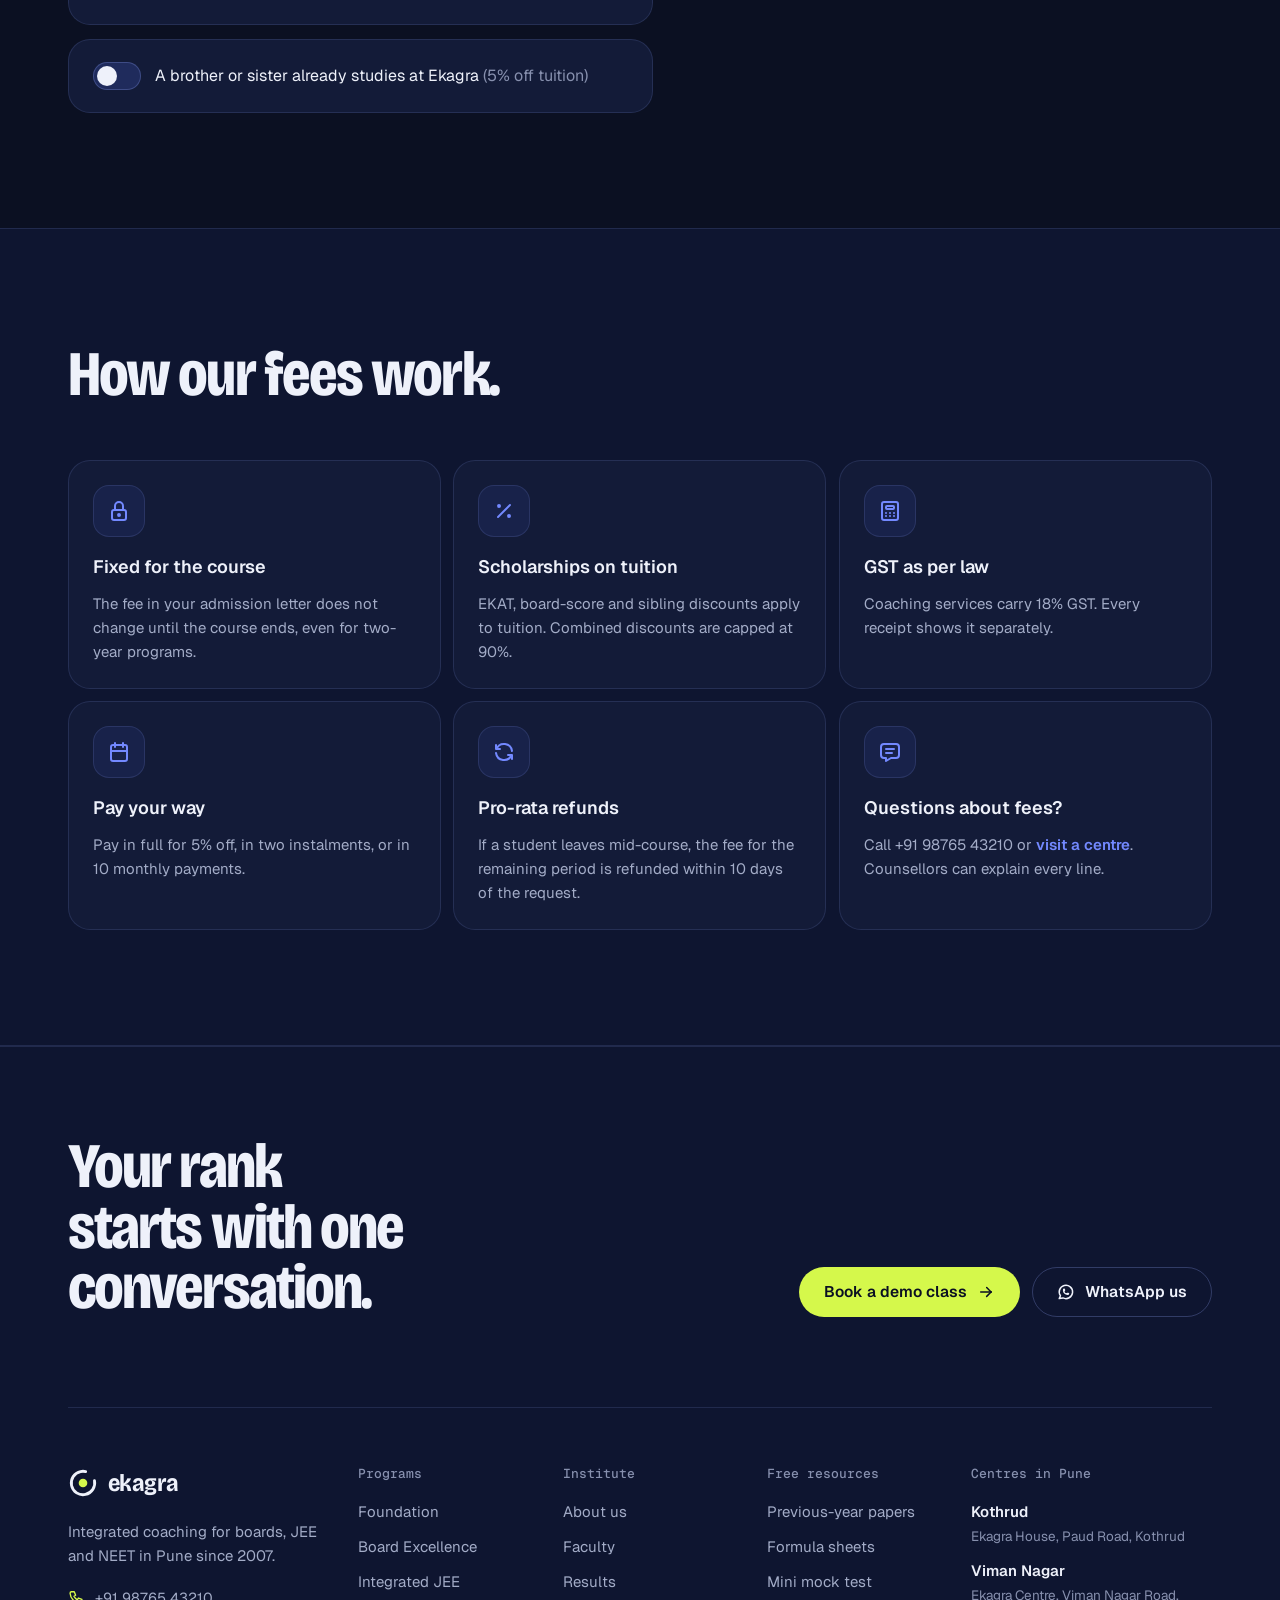
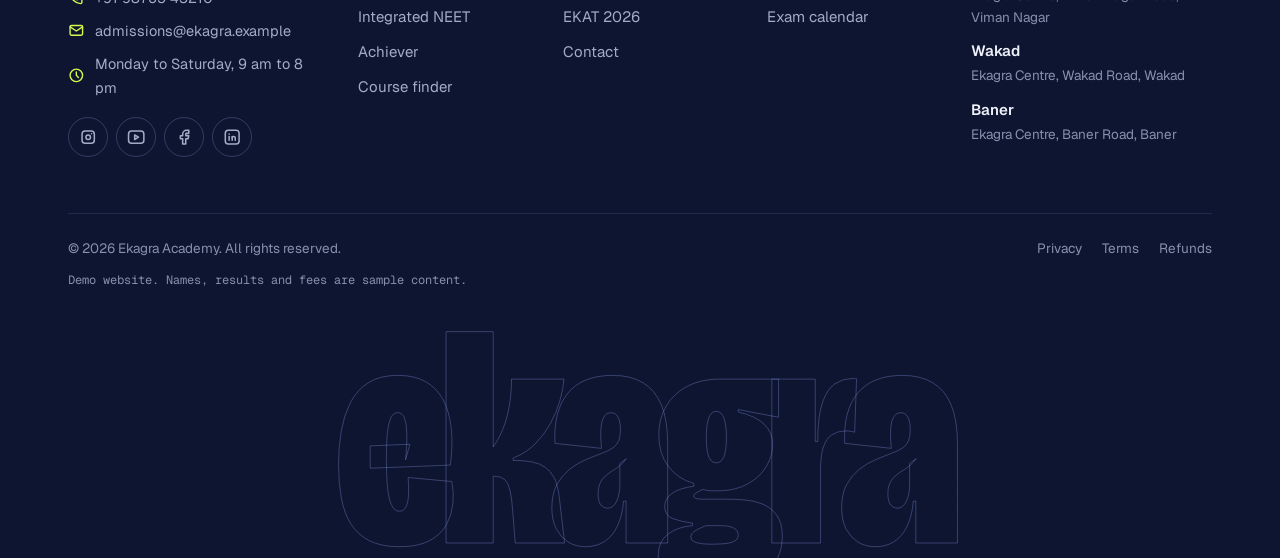
<file: course-finder.html>
<!doctype html>
<html lang="en-IN">
<head>
<meta charset="utf-8">
<meta name="viewport" content="width=device-width, initial-scale=1, viewport-fit=cover">
<title>Course finder and fee estimator | Ekagra Academy</title>
<meta name="description" content="Find the right Ekagra program for your class and goal, and see the exact yearly fee with EKAT scholarship, sibling discount, GST and instalment plans.">
<link rel="canonical" href="https://ankitxksahoo.github.io/ekagra-academy/course-finder.html">
<meta name="robots" content="noindex">
<meta name="theme-color" content="#0B1022">
<meta property="og:type" content="website">
<meta property="og:site_name" content="Ekagra Academy">
<meta property="og:title" content="Course finder and fee estimator | Ekagra Academy">
<meta property="og:description" content="Find the right Ekagra program for your class and goal, and see the exact yearly fee with EKAT scholarship, sibling discount, GST and instalment plans.">
<meta property="og:url" content="https://ankitxksahoo.github.io/ekagra-academy/course-finder.html">
<meta property="og:image" content="https://ankitxksahoo.github.io/ekagra-academy/assets/img/og-image.png">
<meta property="og:locale" content="en_IN">
<meta name="twitter:card" content="summary_large_image">
<link rel="icon" href="assets/img/favicon.svg" type="image/svg+xml">
<link rel="preconnect" href="https://fonts.googleapis.com">
<link rel="preconnect" href="https://fonts.gstatic.com" crossorigin>
<link rel="stylesheet" href="https://fonts.googleapis.com/css2?family=Bricolage+Grotesque:opsz,wdth,wght@12..96,75..100,400..800&family=Geist:wght@400..700&family=Geist+Mono:wght@400..600&display=swap">
<link rel="stylesheet" href="assets/css/styles.css">

</head>
<body>
<a class="skip" href="#main">Skip to content</a>
<div class="progress-bar" aria-hidden="true"></div>
<svg class="sprite" width="0" height="0" aria-hidden="true" focusable="false"><symbol id="i-arrow" viewBox="0 0 24 24"><path d="M5 12h14"/><path d="M13 18l6-6"/><path d="M13 6l6 6"/></symbol><symbol id="i-arrow-ur" viewBox="0 0 24 24"><path d="M17 7L7 17"/><path d="M8 7h9v9"/></symbol><symbol id="i-phone" viewBox="0 0 24 24"><path d="M5 4h4l2 5l-2.5 1.5a11 11 0 0 0 5 5l1.5-2.5l5 2v4a2 2 0 0 1-2 2a16 16 0 0 1-15-15a2 2 0 0 1 2-2"/></symbol><symbol id="i-mail" viewBox="0 0 24 24"><path d="M3 7a2 2 0 0 1 2-2h14a2 2 0 0 1 2 2v10a2 2 0 0 1-2 2h-14a2 2 0 0 1-2-2v-10z"/><path d="M3 7l9 6l9-6"/></symbol><symbol id="i-pin" viewBox="0 0 24 24"><path d="M9 11a3 3 0 1 0 6 0a3 3 0 0 0-6 0"/><path d="M17.657 16.657l-4.243 4.243a2 2 0 0 1-2.827 0l-4.244-4.243a8 8 0 1 1 11.314 0z"/></symbol><symbol id="i-clock" viewBox="0 0 24 24"><path d="M3 12a9 9 0 1 0 18 0a9 9 0 0 0-18 0"/><path d="M12 7v5l3 3"/></symbol><symbol id="i-calendar" viewBox="0 0 24 24"><path d="M4 7a2 2 0 0 1 2-2h12a2 2 0 0 1 2 2v12a2 2 0 0 1-2 2h-12a2 2 0 0 1-2-2v-12z"/><path d="M16 3v4"/><path d="M8 3v4"/><path d="M4 11h16"/></symbol><symbol id="i-menu" viewBox="0 0 24 24"><path d="M4 7h16"/><path d="M4 12h16"/><path d="M4 17h16"/></symbol><symbol id="i-x" viewBox="0 0 24 24"><path d="M18 6L6 18"/><path d="M6 6l12 12"/></symbol><symbol id="i-check" viewBox="0 0 24 24"><path d="M5 12l5 5L20 7"/></symbol><symbol id="i-check-circle" viewBox="0 0 24 24"><path d="M3 12a9 9 0 1 0 18 0a9 9 0 0 0-18 0"/><path d="M9 12l2 2l4-4"/></symbol><symbol id="i-plus" viewBox="0 0 24 24"><path d="M12 5v14"/><path d="M5 12h14"/></symbol><symbol id="i-chevron" viewBox="0 0 24 24"><path d="M6 9l6 6l6-6"/></symbol><symbol id="i-download" viewBox="0 0 24 24"><path d="M4 17v2a2 2 0 0 0 2 2h12a2 2 0 0 0 2-2v-2"/><path d="M7 11l5 5l5-5"/><path d="M12 4v12"/></symbol><symbol id="i-star" viewBox="0 0 24 24"><path d="M12 17.75l-6.172 3.245l1.179-6.873l-5-4.867l6.9-1l3.086-6.253l3.086 6.253l6.9 1l-5 4.867l1.179 6.873z"/></symbol><symbol id="i-users" viewBox="0 0 24 24"><path d="M5 7a4 4 0 1 0 8 0a4 4 0 1 0-8 0"/><path d="M3 21v-2a4 4 0 0 1 4-4h4a4 4 0 0 1 4 4v2"/><path d="M16 3.13a4 4 0 0 1 0 7.75"/><path d="M21 21v-2a4 4 0 0 0-3-3.85"/></symbol><symbol id="i-chart" viewBox="0 0 24 24"><path d="M4 19h16"/><path d="M4 15l4-6l4 2l4-5l4 4"/></symbol><symbol id="i-help" viewBox="0 0 24 24"><path d="M8 9h8"/><path d="M8 13h6"/><path d="M18 4a3 3 0 0 1 3 3v8a3 3 0 0 1-3 3h-5l-5 3v-3h-2a3 3 0 0 1-3-3v-8a3 3 0 0 1 3-3h12z"/></symbol><symbol id="i-device" viewBox="0 0 24 24"><path d="M6 5a2 2 0 0 1 2-2h8a2 2 0 0 1 2 2v14a2 2 0 0 1-2 2h-8a2 2 0 0 1-2-2v-14z"/><path d="M11 4h2"/><path d="M12 17v.01"/></symbol><symbol id="i-book" viewBox="0 0 24 24"><path d="M3 19a9 9 0 0 1 9 0a9 9 0 0 1 9 0"/><path d="M3 6a9 9 0 0 1 9 0a9 9 0 0 1 9 0"/><path d="M3 6v13"/><path d="M12 6v13"/><path d="M21 6v13"/></symbol><symbol id="i-school" viewBox="0 0 24 24"><path d="M22 9l-10-4l-10 4l10 4l10-4v6"/><path d="M6 10.6v5.4a6 3 0 0 0 12 0v-5.4"/></symbol><symbol id="i-notebook" viewBox="0 0 24 24"><path d="M6 4h11a2 2 0 0 1 2 2v12a2 2 0 0 1-2 2h-11a1 1 0 0 1-1-1v-14a1 1 0 0 1 1-1m3 0v16"/><path d="M13 8h2"/><path d="M13 12h2"/></symbol><symbol id="i-atom" viewBox="0 0 24 24"><path d="M12 12v.01"/><path d="M19.071 4.929c-1.562-1.562-6 .337-9.9 4.243c-3.905 3.905-5.804 8.337-4.242 9.9c1.562 1.561 6-.338 9.9-4.244c3.905-3.905 5.804-8.337 4.242-9.9"/><path d="M4.929 4.929c-1.562 1.562 .337 6 4.243 9.9c3.905 3.905 8.337 5.804 9.9 4.242c1.561-1.562-.338-6-4.244-9.9c-3.905-3.905-8.337-5.804-9.9-4.242"/></symbol><symbol id="i-flask" viewBox="0 0 24 24"><path d="M9 3h6"/><path d="M10 9h4"/><path d="M10 3v6l-4 11a.7 .7 0 0 0 .5 1h11a.7 .7 0 0 0 .5-1l-4-11v-6"/></symbol><symbol id="i-target" viewBox="0 0 24 24"><path d="M11 12a1 1 0 1 0 2 0a1 1 0 1 0-2 0"/><path d="M7 12a5 5 0 1 0 10 0a5 5 0 1 0-10 0"/><path d="M3 12a9 9 0 1 0 18 0a9 9 0 1 0-18 0"/></symbol><symbol id="i-whatsapp" viewBox="0 0 24 24"><path d="M3 21l1.65-3.8a9 9 0 1 1 3.4 2.9l-5.05.9"/><path d="M9 10a.5 .5 0 0 0 1 0v-1a.5 .5 0 0 0-1 0v1a5 5 0 0 0 5 5h1a.5 .5 0 0 0 0-1h-1a.5 .5 0 0 0 0 1"/></symbol><symbol id="i-instagram" viewBox="0 0 24 24"><path d="M4 8a4 4 0 0 1 4-4h8a4 4 0 0 1 4 4v8a4 4 0 0 1-4 4h-8a4 4 0 0 1-4-4z"/><path d="M9 12a3 3 0 1 0 6 0a3 3 0 0 0-6 0"/><path d="M16.5 7.5v.01"/></symbol><symbol id="i-youtube" viewBox="0 0 24 24"><path d="M2 8a4 4 0 0 1 4-4h12a4 4 0 0 1 4 4v8a4 4 0 0 1-4 4h-12a4 4 0 0 1-4-4v-8z"/><path d="M10 9l5 3l-5 3z"/></symbol><symbol id="i-facebook" viewBox="0 0 24 24"><path d="M7 10v4h3v7h4v-7h3l1-4h-4v-2a1 1 0 0 1 1-1h3v-4h-3a5 5 0 0 0-5 5v2h-3"/></symbol><symbol id="i-linkedin" viewBox="0 0 24 24"><path d="M8 11v5"/><path d="M8 8v.01"/><path d="M12 16v-5"/><path d="M16 16v-3a2 2 0 1 0-4 0"/><path d="M3 7a4 4 0 0 1 4-4h10a4 4 0 0 1 4 4v10a4 4 0 0 1-4 4h-10a4 4 0 0 1-4-4z"/></symbol><symbol id="i-play" viewBox="0 0 24 24"><path d="M7 4v16l13-8z"/></symbol><symbol id="i-pause" viewBox="0 0 24 24"><path d="M6 6a1 1 0 0 1 1-1h2a1 1 0 0 1 1 1v12a1 1 0 0 1-1 1h-2a1 1 0 0 1-1-1z"/><path d="M14 6a1 1 0 0 1 1-1h2a1 1 0 0 1 1 1v12a1 1 0 0 1-1 1h-2a1 1 0 0 1-1-1z"/></symbol><symbol id="i-search" viewBox="0 0 24 24"><path d="M3 10a7 7 0 1 0 14 0a7 7 0 1 0-14 0"/><path d="M21 21l-6-6"/></symbol><symbol id="i-external" viewBox="0 0 24 24"><path d="M12 6h-6a2 2 0 0 0-2 2v10a2 2 0 0 0 2 2h10a2 2 0 0 0 2-2v-6"/><path d="M11 13l9-9"/><path d="M15 4h5v5"/></symbol><symbol id="i-file" viewBox="0 0 24 24"><path d="M14 3v4a1 1 0 0 0 1 1h4"/><path d="M17 21h-10a2 2 0 0 1-2-2v-14a2 2 0 0 1 2-2h7l5 5v11a2 2 0 0 1-2 2z"/><path d="M9 9h1"/><path d="M9 13h6"/><path d="M9 17h6"/></symbol><symbol id="i-info" viewBox="0 0 24 24"><path d="M3 12a9 9 0 1 0 18 0a9 9 0 0 0-18 0"/><path d="M12 9h.01"/><path d="M11 12h1v4h1"/></symbol><symbol id="i-shield" viewBox="0 0 24 24"><path d="M11.46 20.846a12 12 0 0 1-7.96-14.846a12 12 0 0 0 8.5-3a12 12 0 0 0 8.5 3a12 12 0 0 1-.09 7.06"/><path d="M15 19l2 2l4-4"/></symbol><symbol id="i-percent" viewBox="0 0 24 24"><path d="M16 17a1 1 0 1 0 2 0a1 1 0 1 0-2 0"/><path d="M6 7a1 1 0 1 0 2 0a1 1 0 1 0-2 0"/><path d="M6 18l12-12"/></symbol><symbol id="i-lock" viewBox="0 0 24 24"><path d="M5 13a2 2 0 0 1 2-2h10a2 2 0 0 1 2 2v6a2 2 0 0 1-2 2h-10a2 2 0 0 1-2-2v-6z"/><path d="M11 16a1 1 0 1 0 2 0a1 1 0 0 0-2 0"/><path d="M8 11v-4a4 4 0 1 1 8 0v4"/></symbol><symbol id="i-refresh" viewBox="0 0 24 24"><path d="M20 11a8.1 8.1 0 0 0-15.5-2m-.5-4v4h4"/><path d="M4 13a8.1 8.1 0 0 0 15.5 2m.5 4v-4h-4"/></symbol><symbol id="i-building" viewBox="0 0 24 24"><path d="M3 21h18"/><path d="M9 8h1"/><path d="M9 12h1"/><path d="M9 16h1"/><path d="M14 8h1"/><path d="M14 12h1"/><path d="M14 16h1"/><path d="M5 21v-16a2 2 0 0 1 2-2h10a2 2 0 0 1 2 2v16"/></symbol><symbol id="i-calculator" viewBox="0 0 24 24"><path d="M4 5a2 2 0 0 1 2-2h12a2 2 0 0 1 2 2v14a2 2 0 0 1-2 2h-12a2 2 0 0 1-2-2z"/><path d="M8 8a1 1 0 0 1 1-1h6a1 1 0 0 1 1 1v1a1 1 0 0 1-1 1h-6a1 1 0 0 1-1-1z"/><path d="M8 14v.01"/><path d="M12 14v.01"/><path d="M16 14v.01"/><path d="M8 17v.01"/><path d="M12 17v.01"/><path d="M16 17v.01"/></symbol><symbol id="i-trophy" viewBox="0 0 24 24"><path d="M8 21h8"/><path d="M12 17v4"/><path d="M7 4h10"/><path d="M17 4v8a5 5 0 0 1-10 0v-8"/><path d="M3 9a2 2 0 1 0 4 0a2 2 0 1 0-4 0"/><path d="M17 9a2 2 0 1 0 4 0a2 2 0 1 0-4 0"/></symbol><symbol id="i-copy" viewBox="0 0 24 24"><path d="M7 9.667a2.667 2.667 0 0 1 2.667-2.667h8.666a2.667 2.667 0 0 1 2.667 2.667v8.666a2.667 2.667 0 0 1-2.667 2.667h-8.666a2.667 2.667 0 0 1-2.667-2.667z"/><path d="M4.012 16.737a2 2 0 0 1-1.012-1.737v-10c0-1.1 .9-2 2-2h10c.75 0 1.158 .385 1.5 1"/></symbol></svg>
<div class="topbar"><div class="wrap topbar-in"><p><span class="topbar-tag">EKAT 2026</span><span>Scholarship test on 8 Nov, 22 Nov and 6 Dec. Up to 90% off tuition.</span></p><a href="scholarship-test.html">Register free<svg class="ico" aria-hidden="true" focusable="false"><use href="#i-arrow"/></svg></a></div></div>
<header class="site-header" data-header>
  <div class="wrap nav">
    <a class="logo" href="index.html" aria-label="Ekagra Academy home"><svg class="mark" viewBox="0 0 32 32" aria-hidden="true" focusable="false"><circle cx="16" cy="16" r="12.5" fill="none" stroke="currentColor" stroke-width="3" stroke-linecap="round" stroke-dasharray="64 14.54" transform="rotate(-12 16 16)"/><circle class="mark-dot" cx="16" cy="16" r="4.6"/></svg><span>ekagra</span></a>
    <nav class="nav-main" aria-label="Main"><ul class="nav-links"><li class="has-dd"><a class="nav-a" href="programs.html" aria-current="page">Programs</a><button class="dd-toggle" type="button" aria-expanded="false" aria-controls="dd-programs" aria-label="Show all programs"><svg class="ico" aria-hidden="true" focusable="false"><use href="#i-chevron"/></svg></button>
<div class="dd" id="dd-programs"><ul class="dd-list"><li><a href="programs.html#foundation"><span class="dd-ico"><svg class="ico" aria-hidden="true" focusable="false"><use href="#i-book"/></svg></span><span><b>Foundation</b><small>Class 6 to 10</small></span></a></li><li><a href="programs.html#boards"><span class="dd-ico"><svg class="ico" aria-hidden="true" focusable="false"><use href="#i-school"/></svg></span><span><b>Board Excellence</b><small>Class 9 to 12</small></span></a></li><li><a href="programs.html#jee"><span class="dd-ico"><svg class="ico" aria-hidden="true" focusable="false"><use href="#i-atom"/></svg></span><span><b>Integrated JEE</b><small>Class 11 and 12</small></span></a></li><li><a href="programs.html#neet"><span class="dd-ico"><svg class="ico" aria-hidden="true" focusable="false"><use href="#i-flask"/></svg></span><span><b>Integrated NEET</b><small>Class 11 and 12</small></span></a></li><li><a href="programs.html#achiever"><span class="dd-ico"><svg class="ico" aria-hidden="true" focusable="false"><use href="#i-target"/></svg></span><span><b>Achiever</b><small>Class 12 passed</small></span></a></li></ul><a class="dd-card" href="course-finder.html"><span class="tag-mono">Not sure which one?</span><b>Try the course finder</b><span>Three questions. Batch, fee and scholarship in one view.</span><svg class="ico ico--arrow" aria-hidden="true" focusable="false"><use href="#i-arrow"/></svg></a></div></li><li><a class="nav-a" href="results.html">Results</a></li><li><a class="nav-a" href="faculty.html">Faculty</a></li><li><a class="nav-a" href="scholarship-test.html">Scholarship</a></li><li><a class="nav-a" href="resources.html">Resources</a></li><li><a class="nav-a" href="about.html">About</a></li><li><a class="nav-a" href="contact.html">Contact</a></li></ul></nav>
    <a class="nav-phone" href="tel:+919876543210"><svg class="ico" aria-hidden="true" focusable="false"><use href="#i-phone"/></svg><span>+91 98765 43210</span></a>
    <button class="btn btn--lime btn--sm nav-cta" type="button" data-enquire data-magnetic>Book a demo class</button>
    <button class="menu-btn" type="button" data-menu aria-expanded="false" aria-controls="mobile-menu" aria-label="Open menu"><svg class="ico ico--open" aria-hidden="true" focusable="false"><use href="#i-menu"/></svg><svg class="ico ico--close" aria-hidden="true" focusable="false"><use href="#i-x"/></svg></button>
  </div>
  <div class="mobile-menu" id="mobile-menu" hidden>
    <div class="wrap">
      <ul class="mm-links"><li><a href="programs.html" aria-current="page">Programs<svg class="ico" aria-hidden="true" focusable="false"><use href="#i-arrow"/></svg></a></li><li><a href="results.html">Results<svg class="ico" aria-hidden="true" focusable="false"><use href="#i-arrow"/></svg></a></li><li><a href="faculty.html">Faculty<svg class="ico" aria-hidden="true" focusable="false"><use href="#i-arrow"/></svg></a></li><li><a href="scholarship-test.html">Scholarship<svg class="ico" aria-hidden="true" focusable="false"><use href="#i-arrow"/></svg></a></li><li><a href="resources.html">Resources<svg class="ico" aria-hidden="true" focusable="false"><use href="#i-arrow"/></svg></a></li><li><a href="about.html">About<svg class="ico" aria-hidden="true" focusable="false"><use href="#i-arrow"/></svg></a></li><li><a href="contact.html">Contact<svg class="ico" aria-hidden="true" focusable="false"><use href="#i-arrow"/></svg></a></li></ul>
      <div class="mm-actions">
        <button class="btn btn--lime btn--block" type="button" data-enquire>Book a demo class</button>
        <a class="btn btn--ghost btn--block" href="tel:+919876543210"><svg class="ico" aria-hidden="true" focusable="false"><use href="#i-phone"/></svg>+91 98765 43210</a>
      </div>
    </div>
  </div>
</header>
<main id="main">
<section class="page-hero grid-bg">
  <span class="hero-word" aria-hidden="true">Fees</span>
  <div class="wrap">
    <nav aria-label="Breadcrumb"><ol class="crumbs"><li><a href="index.html">Home</a></li><li><a href="programs.html">Programs</a></li><li aria-current="page">Course finder</li></ol></nav>
    <h1 class="display h-page">Your batch and your fee, <span class="line hl">in one minute.</span></h1>
    <p class="lede">Answer a few questions to see the right program, its timings and an exact yearly fee, with scholarship, discounts and GST worked out.</p>
    
  </div>
</section>

<section class="section" aria-labelledby="cf-h">
  <div class="wrap cf">
    <form class="cf-form" data-finder="full" novalidate>
      <h2 class="sr-only" id="cf-h">Course finder</h2>
      <fieldset class="cf-q"><legend>Class in 2027-28</legend><div class="seg"><input type="radio" name="stage" id="full-stage-6-8" value="6-8"><label for="full-stage-6-8">6 to 8</label><input type="radio" name="stage" id="full-stage-9-10" value="9-10"><label for="full-stage-9-10">9 and 10</label><input type="radio" name="stage" id="full-stage-11" value="11" checked><label for="full-stage-11">11</label><input type="radio" name="stage" id="full-stage-12" value="12"><label for="full-stage-12">12</label><input type="radio" name="stage" id="full-stage-pass" value="pass"><label for="full-stage-pass">12 passed</label></div></fieldset>
      <fieldset class="cf-q"><legend>Main goal</legend><div class="seg"><input type="radio" name="goal" id="full-goal-boards" value="boards"><label for="full-goal-boards">Boards</label><input type="radio" name="goal" id="full-goal-jee" value="jee" checked><label for="full-goal-jee">JEE</label><input type="radio" name="goal" id="full-goal-neet" value="neet"><label for="full-goal-neet">NEET</label></div></fieldset>
      <fieldset class="cf-q"><legend>How you want to study</legend><div class="seg"><input type="radio" name="mode" id="full-mode-classroom" value="classroom" checked><label for="full-mode-classroom">Classroom</label><input type="radio" name="mode" id="full-mode-hybrid" value="hybrid"><label for="full-mode-hybrid">Hybrid</label><input type="radio" name="mode" id="full-mode-online" value="online"><label for="full-mode-online">Live online</label></div><p class="hint" data-out="modeNote">At Kothrud, Viman Nagar, Wakad or Baner.</p></fieldset>
      <fieldset class="cf-q" data-centre-q><legend>Preferred centre</legend><div class="seg"><input type="radio" name="centre" id="full-centre-kothrud" value="kothrud" checked><label for="full-centre-kothrud">Kothrud</label><input type="radio" name="centre" id="full-centre-viman" value="viman"><label for="full-centre-viman">Viman Nagar</label><input type="radio" name="centre" id="full-centre-wakad" value="wakad"><label for="full-centre-wakad">Wakad</label><input type="radio" name="centre" id="full-centre-baner" value="baner"><label for="full-centre-baner">Baner</label></div></fieldset>
      <fieldset class="cf-q"><legend>EKAT scholarship <span class="tag-mono">On tuition</span></legend><div class="seg"><input type="radio" name="schol" id="full-schol-0" value="0" checked><label for="full-schol-0">Not taken yet</label><input type="radio" name="schol" id="full-schol-10" value="10"><label for="full-schol-10">10%</label><input type="radio" name="schol" id="full-schol-25" value="25"><label for="full-schol-25">25%</label><input type="radio" name="schol" id="full-schol-40" value="40"><label for="full-schol-40">40%</label><input type="radio" name="schol" id="full-schol-60" value="60"><label for="full-schol-60">60%</label><input type="radio" name="schol" id="full-schol-90" value="90"><label for="full-schol-90">90%</label></div><p class="hint">Not taken EKAT yet? <a class="link" href="scholarship-test.html#register">Register free for 8 November</a></p></fieldset>
      <fieldset class="cf-q"><legend>Payment plan</legend><div class="seg"><input type="radio" name="plan" id="full-plan-full" value="full" checked><label for="full-plan-full">Pay in full</label><input type="radio" name="plan" id="full-plan-two" value="two"><label for="full-plan-two">Two instalments</label><input type="radio" name="plan" id="full-plan-emi" value="emi"><label for="full-plan-emi">10 monthly instalments</label></div><p class="hint" data-out="planNote">5% off tuition when you pay the year's fee at admission.</p></fieldset>
      <div class="cf-q"><label class="toggle" for="full-sibling"><input type="checkbox" id="full-sibling" name="sibling"><span class="toggle-ui" aria-hidden="true"></span><span>A brother or sister already studies at Ekagra <span class="faint">(5% off tuition)</span></span></label></div>
    </form>

    <aside class="cf-result" aria-labelledby="cf-res-h">
      <div aria-live="polite" style="display:grid;gap:18px">
        <div>
          <span class="tag-mono">Your recommended batch</span>
          <h2 class="h3" id="cf-res-h" data-out="name">Integrated JEE, two-year</h2>
          <p class="cf-sub" data-out="meta">Class 11 and 12. Starts 12 Apr 2027. Tue to Fri, 4:30 pm to 8:15 pm, Sat afternoon, Sunday tests.</p>
        </div>
        <table class="breakup">
          <caption class="sr-only">Fee breakup per year</caption>
          <tbody>
            <tr><td>Tuition, <span data-out="modeLabel">classroom</span></td><td data-out="tuition">₹1,52,000</td></tr>
            <tr class="minus" data-row="schol" hidden><td>EKAT scholarship (<span data-out="scholPct">0</span>%)</td><td data-out="scholAmt">&minus;₹0</td></tr>
            <tr class="minus" data-row="sibling" hidden><td>Sibling discount (5%)</td><td data-out="siblingAmt">&minus;₹0</td></tr>
            <tr class="minus" data-row="full"><td>Full payment discount (5%)</td><td data-out="fullAmt">&minus;₹7,600</td></tr>
            <tr><td>Study material and app</td><td data-out="material">₹12,000</td></tr>
            <tr class="sub"><td>GST (18%)</td><td data-out="gst">₹28,152</td></tr>
            <tr class="total"><td>Total per year</td><td data-out="total">₹1,84,552</td></tr>
          </tbody>
        </table>
        <div class="plan-box"><b data-out="planTitle">One payment of ₹1,84,552</b><span data-out="planText">Due at admission. Two-year total ₹3,69,104.</span></div>
      </div>
      <div class="cf-actions">
        <button class="btn btn--lime btn--block" type="button" data-enquire data-from-finder data-title="Book counselling" data-kicker="We will hold this fee plan for you" data-intent="Counselling with fee plan">Book counselling with this plan</button>
        <a class="btn btn--ghost btn--block" data-out="wa" href="https://wa.me/919876543210?text=Hi%20Ekagra%2C%20I%20used%20the%20course%20finder%20and%20would%20like%20to%20discuss%20the%20fee%20plan." target="_blank" rel="noopener"><svg class="ico" aria-hidden="true" focusable="false"><use href="#i-whatsapp"/></svg>Share on WhatsApp</a>
      </div>
      <p class="fine">This is an estimate. Your admission letter confirms the final fee, which stays fixed for the whole course.</p>
    </aside>
  </div>
</section>

<section class="section section--tint" aria-labelledby="how-h">
  <div class="wrap">
    <div class="sec-head"><h2 class="h2" id="how-h">How our fees work.</h2></div>
    <div class="incl-grid">
      <div class="incl"><span class="icon-tile"><svg class="ico" aria-hidden="true" focusable="false"><use href="#i-lock"/></svg></span><h3>Fixed for the course</h3><p>The fee in your admission letter does not change until the course ends, even for two-year programs.</p></div>
      <div class="incl"><span class="icon-tile"><svg class="ico" aria-hidden="true" focusable="false"><use href="#i-percent"/></svg></span><h3>Scholarships on tuition</h3><p>EKAT, board-score and sibling discounts apply to tuition. Combined discounts are capped at 90%.</p></div>
      <div class="incl"><span class="icon-tile"><svg class="ico" aria-hidden="true" focusable="false"><use href="#i-calculator"/></svg></span><h3>GST as per law</h3><p>Coaching services carry 18% GST. Every receipt shows it separately.</p></div>
      <div class="incl"><span class="icon-tile"><svg class="ico" aria-hidden="true" focusable="false"><use href="#i-calendar"/></svg></span><h3>Pay your way</h3><p>Pay in full for 5% off, in two instalments, or in 10 monthly payments.</p></div>
      <div class="incl"><span class="icon-tile"><svg class="ico" aria-hidden="true" focusable="false"><use href="#i-refresh"/></svg></span><h3>Pro-rata refunds</h3><p>If a student leaves mid-course, the fee for the remaining period is refunded within 10 days of the request.</p></div>
      <div class="incl"><span class="icon-tile"><svg class="ico" aria-hidden="true" focusable="false"><use href="#i-help"/></svg></span><h3>Questions about fees?</h3><p>Call +91 98765 43210 or <a class="link" href="contact.html">visit a centre</a>. Counsellors can explain every line.</p></div>
    </div>
  </div>
</section>
</main>
<footer class="site-footer">
  <div class="wrap">
    <div class="footer-cta">
      <h2 class="h2">Your rank starts with one conversation.</h2>
      <div class="footer-cta-actions">
        <button class="btn btn--lime" type="button" data-enquire data-magnetic>Book a demo class<svg class="ico ico--arrow" aria-hidden="true" focusable="false"><use href="#i-arrow"/></svg></button>
        <a class="btn btn--ghost" href="https://wa.me/919876543210?text=Hi%20Ekagra%2C%20I%20would%20like%20to%20know%20about%20admissions%20for%202027-28." target="_blank" rel="noopener"><svg class="ico" aria-hidden="true" focusable="false"><use href="#i-whatsapp"/></svg>WhatsApp us</a>
      </div>
    </div>
    <div class="footer-grid">
      <div class="footer-brand">
        <a class="logo" href="index.html" aria-label="Ekagra Academy home"><svg class="mark" viewBox="0 0 32 32" aria-hidden="true" focusable="false"><circle cx="16" cy="16" r="12.5" fill="none" stroke="currentColor" stroke-width="3" stroke-linecap="round" stroke-dasharray="64 14.54" transform="rotate(-12 16 16)"/><circle class="mark-dot" cx="16" cy="16" r="4.6"/></svg><span>ekagra</span></a>
        <p>Integrated coaching for boards, JEE and NEET in Pune since 2007.</p>
        <ul class="contact-lines">
          <li><svg class="ico" aria-hidden="true" focusable="false"><use href="#i-phone"/></svg><a href="tel:+919876543210">+91 98765 43210</a></li>
          <li><svg class="ico" aria-hidden="true" focusable="false"><use href="#i-mail"/></svg><a href="mailto:admissions@ekagra.example">admissions@ekagra.example</a></li>
          <li><svg class="ico" aria-hidden="true" focusable="false"><use href="#i-clock"/></svg><span>Monday to Saturday, 9 am to 8 pm</span></li>
        </ul>
        <div class="social"><a href="#" aria-label="Instagram"><svg class="ico" aria-hidden="true" focusable="false"><use href="#i-instagram"/></svg></a><a href="#" aria-label="YouTube"><svg class="ico" aria-hidden="true" focusable="false"><use href="#i-youtube"/></svg></a><a href="#" aria-label="Facebook"><svg class="ico" aria-hidden="true" focusable="false"><use href="#i-facebook"/></svg></a><a href="#" aria-label="LinkedIn"><svg class="ico" aria-hidden="true" focusable="false"><use href="#i-linkedin"/></svg></a></div>
      </div>
      <div class="footer-col"><h3>Programs</h3><ul><li><a href="programs.html#foundation">Foundation</a></li><li><a href="programs.html#boards">Board Excellence</a></li><li><a href="programs.html#jee">Integrated JEE</a></li><li><a href="programs.html#neet">Integrated NEET</a></li><li><a href="programs.html#achiever">Achiever</a></li><li><a href="course-finder.html">Course finder</a></li></ul></div>
      <div class="footer-col"><h3>Institute</h3><ul><li><a href="about.html">About us</a></li><li><a href="faculty.html">Faculty</a></li><li><a href="results.html">Results</a></li><li><a href="scholarship-test.html">EKAT 2026</a></li><li><a href="contact.html">Contact</a></li></ul></div>
      <div class="footer-col"><h3>Free resources</h3><ul><li><a href="resources.html#papers">Previous-year papers</a></li><li><a href="resources.html#sheets">Formula sheets</a></li><li><a href="resources.html#mock">Mini mock test</a></li><li><a href="resources.html#calendar">Exam calendar</a></li></ul></div>
      <div class="footer-col footer-centres"><h3>Centres in Pune</h3><ul><li><b>Kothrud</b><span>Ekagra House, Paud Road, Kothrud</span></li><li><b>Viman Nagar</b><span>Ekagra Centre, Viman Nagar Road, Viman Nagar</span></li><li><b>Wakad</b><span>Ekagra Centre, Wakad Road, Wakad</span></li><li><b>Baner</b><span>Ekagra Centre, Baner Road, Baner</span></li></ul></div>
    </div>
    <div class="footer-bottom">
      <p>&copy; 2026 Ekagra Academy. All rights reserved.</p>
      <nav aria-label="Legal"><a href="policies.html#privacy">Privacy</a><a href="policies.html#terms">Terms</a><a href="policies.html#refunds">Refunds</a></nav>
      <p class="demo-note">Demo website. Names, results and fees are sample content.</p>
    </div>
  </div>
  <div class="footer-mark" aria-hidden="true"><span>ekagra</span></div>
</footer>

<div class="mbar" aria-label="Quick actions">
  <a href="tel:+919876543210"><svg class="ico" aria-hidden="true" focusable="false"><use href="#i-phone"/></svg>Call</a>
  <a href="https://wa.me/919876543210?text=Hi%20Ekagra%2C%20I%20would%20like%20to%20know%20about%20admissions%20for%202027-28." target="_blank" rel="noopener"><svg class="ico" aria-hidden="true" focusable="false"><use href="#i-whatsapp"/></svg>WhatsApp</a>
  <button class="mbar-cta" type="button" data-enquire>Book demo</button>
</div>
<a class="wa-float" href="https://wa.me/919876543210?text=Hi%20Ekagra%2C%20I%20would%20like%20to%20know%20about%20admissions%20for%202027-28." target="_blank" rel="noopener" aria-label="Chat with us on WhatsApp"><svg class="ico" aria-hidden="true" focusable="false"><use href="#i-whatsapp"/></svg></a>

<dialog class="modal" id="enquire" aria-labelledby="enquire-title">
  <div class="modal-head">
    <div>
      <p class="tag-mono" data-modal-kicker>Free demo class and counselling</p>
      <h2 class="h3" id="enquire-title" data-modal-title>Book a demo class</h2>
    </div>
    <button class="icon-btn" type="button" data-close aria-label="Close"><svg class="ico" aria-hidden="true" focusable="false"><use href="#i-x"/></svg></button>
  </div>
  <div class="modal-body">
<form class="lead-form" data-lead data-intent="Demo class" data-success="An admissions counsellor will call you within one working day." novalidate>
  <input type="hidden" name="note" value="">
  <div class="form-grid">
    <div class="field full"><label for="mdl-name">Student's name</label><input class="input" id="mdl-name" name="name" autocomplete="name" required minlength="2" placeholder="Aarav Kulkarni"><p class="err" data-err-for="name"></p></div>
    <div class="field full"><label for="mdl-phone">Parent's mobile number</label><div class="phone-field"><span aria-hidden="true">+91</span><input class="input" id="mdl-phone" name="phone" type="tel" inputmode="numeric" autocomplete="tel-national" maxlength="10" required placeholder="98765 43210"></div><p class="err" data-err-for="phone"></p></div>
    <div class="field"><label for="mdl-class">Class in 2027-28</label><select class="select" id="mdl-class" name="klass" required><option value="">Select class</option><option>Class 6</option><option>Class 7</option><option>Class 8</option><option>Class 9</option><option>Class 10</option><option>Class 11</option><option>Class 12</option><option>Class 12 passed</option></select><p class="err" data-err-for="klass"></p></div>
    <div class="field"><label for="mdl-goal">Interested in</label><select class="select" id="mdl-goal" name="goal" required><option value="">Select program</option><option>Foundation</option><option>Board Excellence</option><option>Integrated JEE</option><option>Integrated NEET</option><option>Achiever</option><option>Not sure yet</option></select><p class="err" data-err-for="goal"></p></div>
    <div class="field full"><label for="mdl-centre">Preferred centre</label><select class="select" id="mdl-centre" name="centre"><option value="">No preference</option><option>Kothrud</option><option>Viman Nagar</option><option>Wakad</option><option>Baner</option><option>Live online</option></select></div>
    <div class="field full"><label class="check" for="mdl-consent"><input type="checkbox" id="mdl-consent" name="consent" required><span>I agree to be contacted by Ekagra by call, SMS and WhatsApp about this enquiry. Read our <a href="policies.html#privacy">privacy policy</a>.</span></label><p class="err" data-err-for="consent"></p></div>
  </div>
  <button class="btn btn--lime btn--block" type="submit"><span class="btn-label">Book my demo class</span><svg class="ico ico--arrow" aria-hidden="true" focusable="false"><use href="#i-arrow"/></svg></button>
  <p class="fine">We call back within one working day. You can opt out at any time.</p>
</form>
<div class="form-success" hidden tabindex="-1">
  <span class="tick"><svg class="ico" aria-hidden="true" focusable="false"><use href="#i-check"/></svg></span>
  <h3 class="h3">Thank you. We have your request.</h3>
  <p class="muted" data-success-text>An admissions counsellor will call you within one working day.</p>
  <a class="btn btn--ghost" data-success-wa href="https://wa.me/919876543210?text=Hi%20Ekagra%2C%20I%20would%20like%20to%20know%20about%20admissions%20for%202027-28." target="_blank" rel="noopener"><svg class="ico" aria-hidden="true" focusable="false"><use href="#i-whatsapp"/></svg>Continue on WhatsApp</a>
</div>
  </div>
</dialog>

<script src="assets/js/config.js"></script>
<script src="assets/js/main.js" defer></script>
<script src="assets/js/motion.js" defer></script>
</body>
</html>
</file>
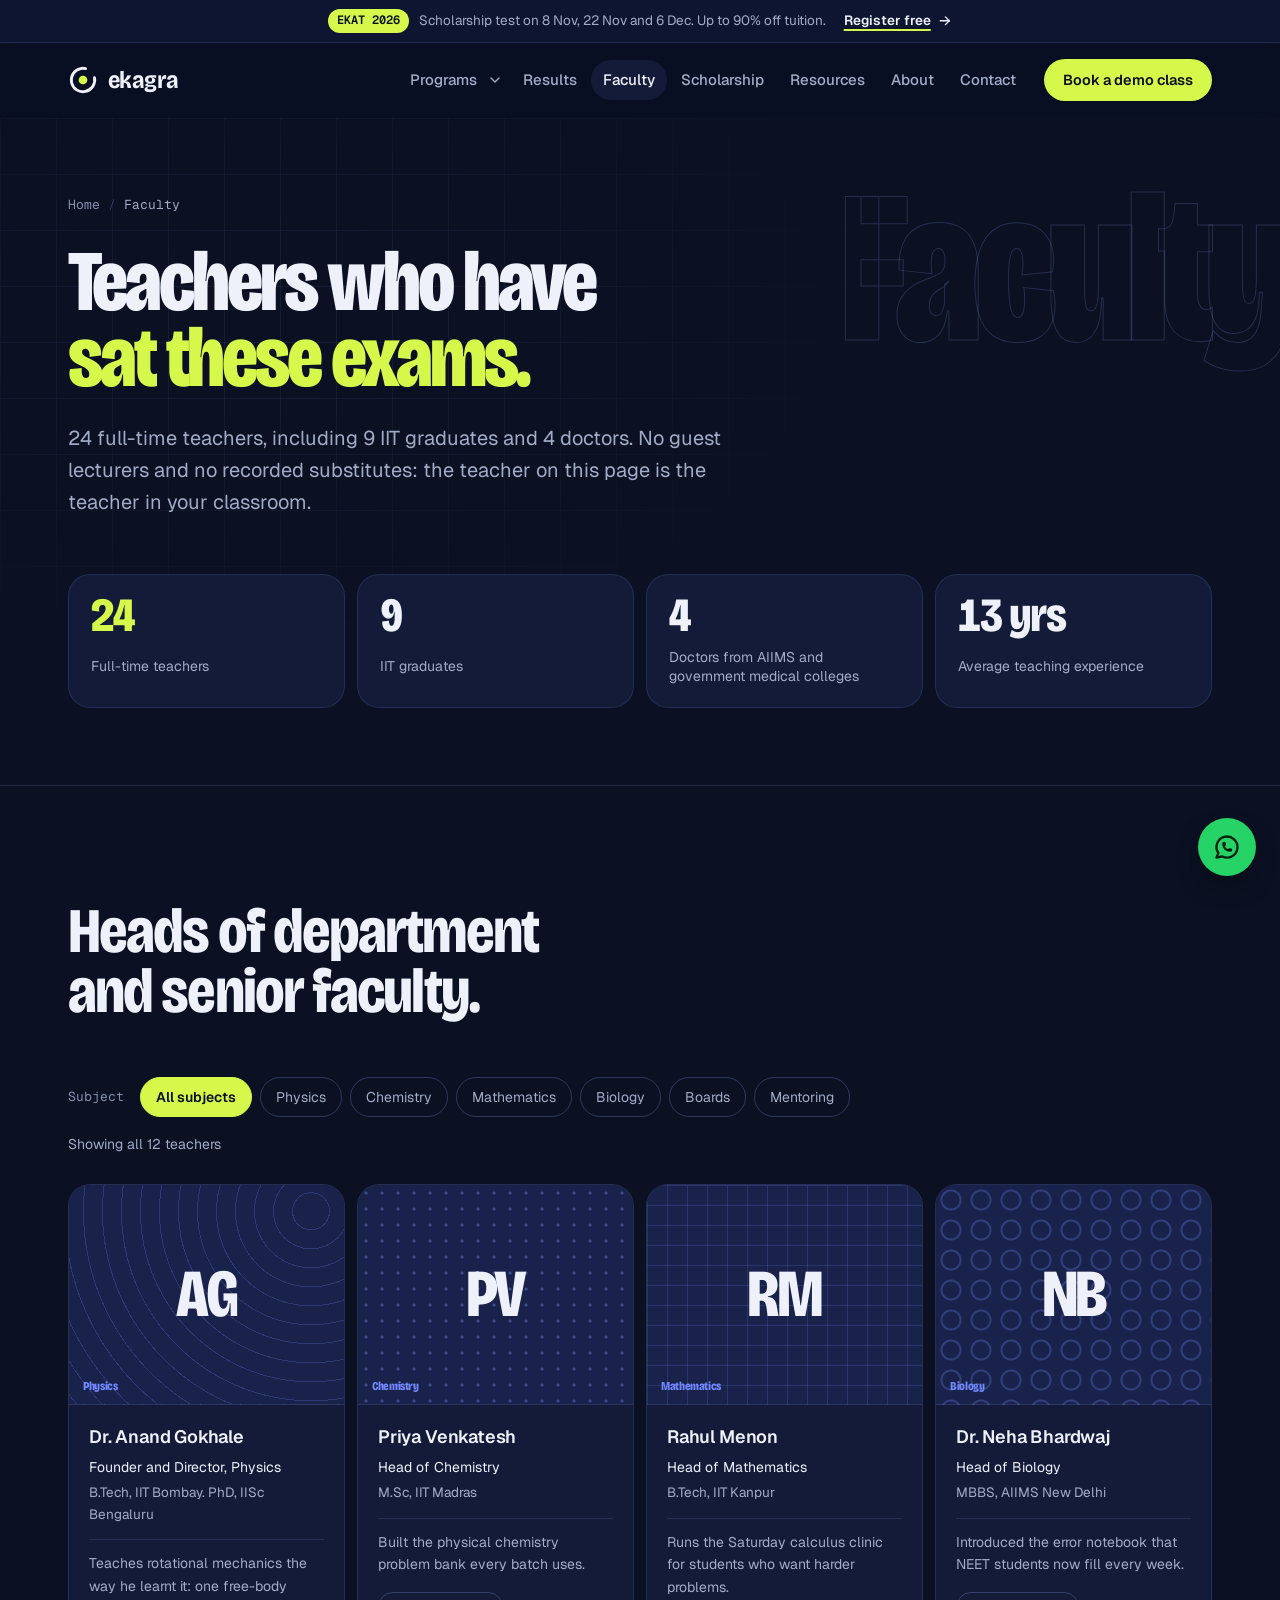
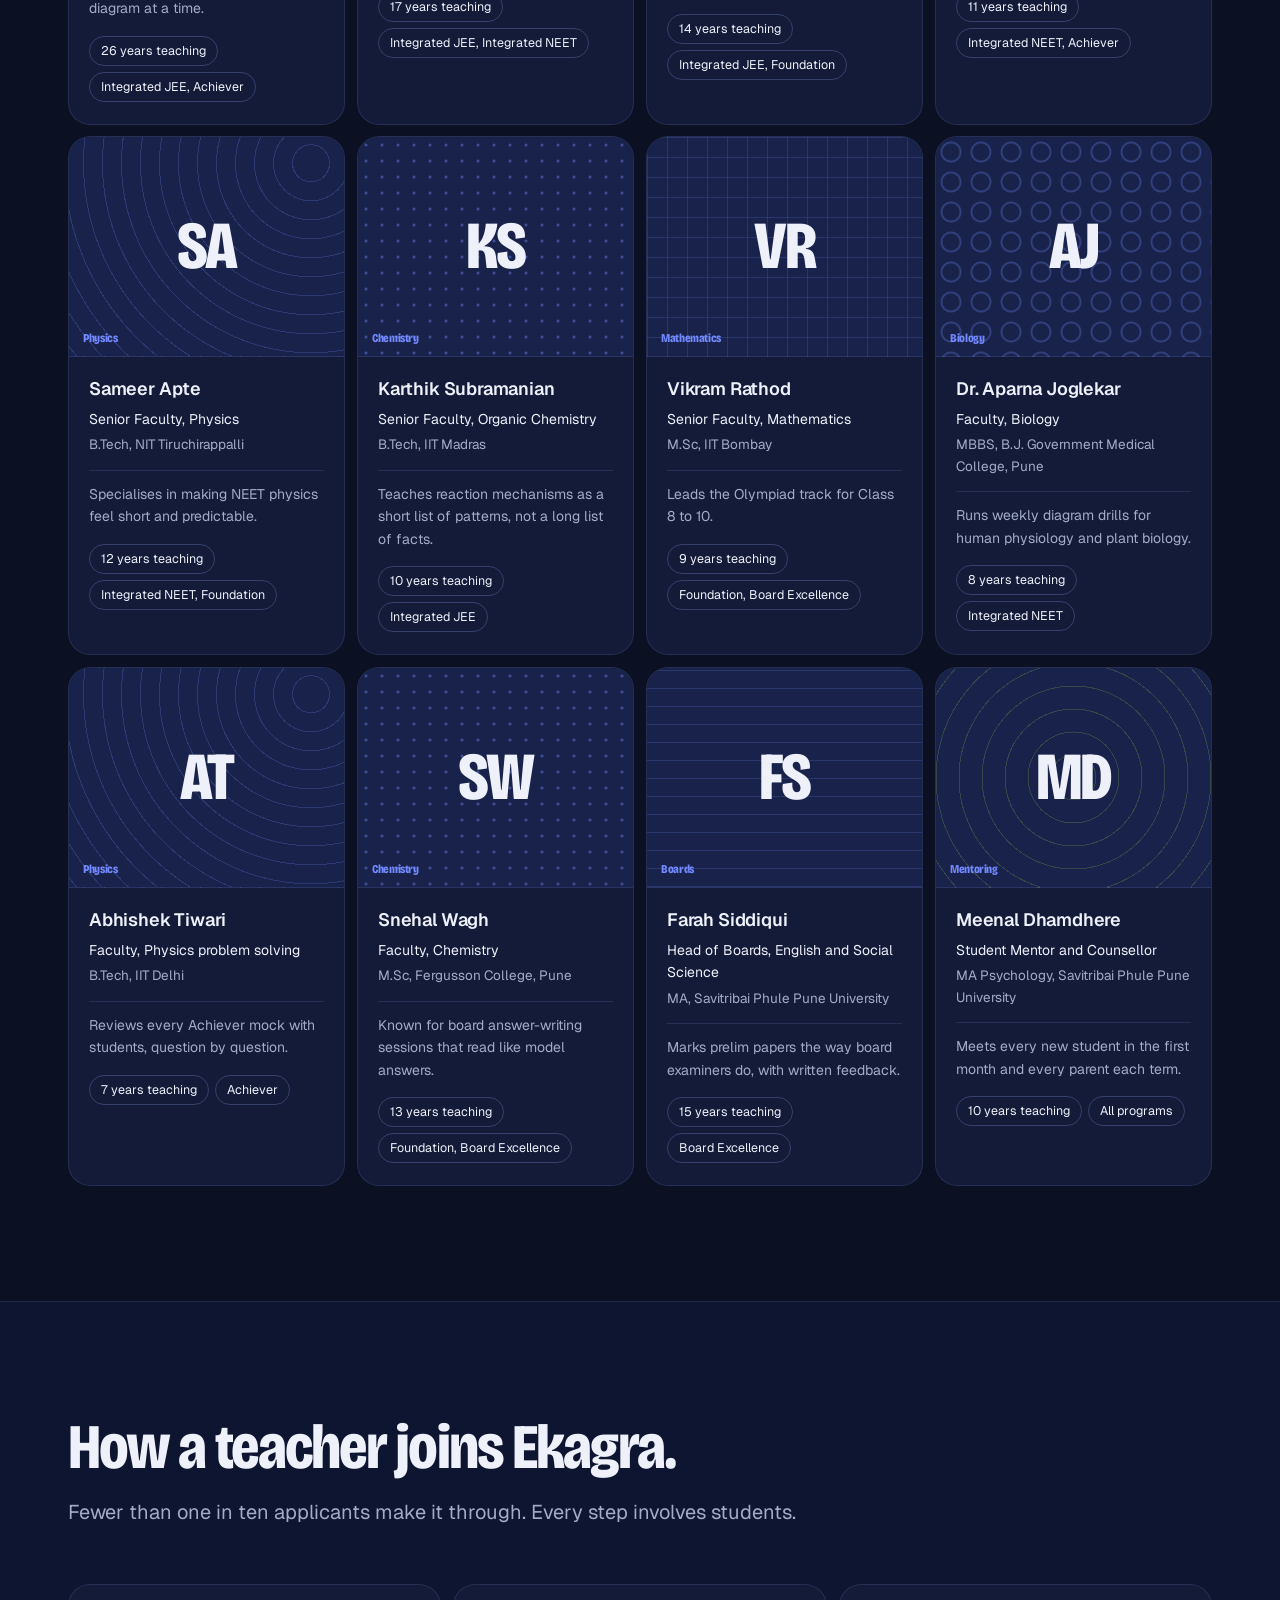
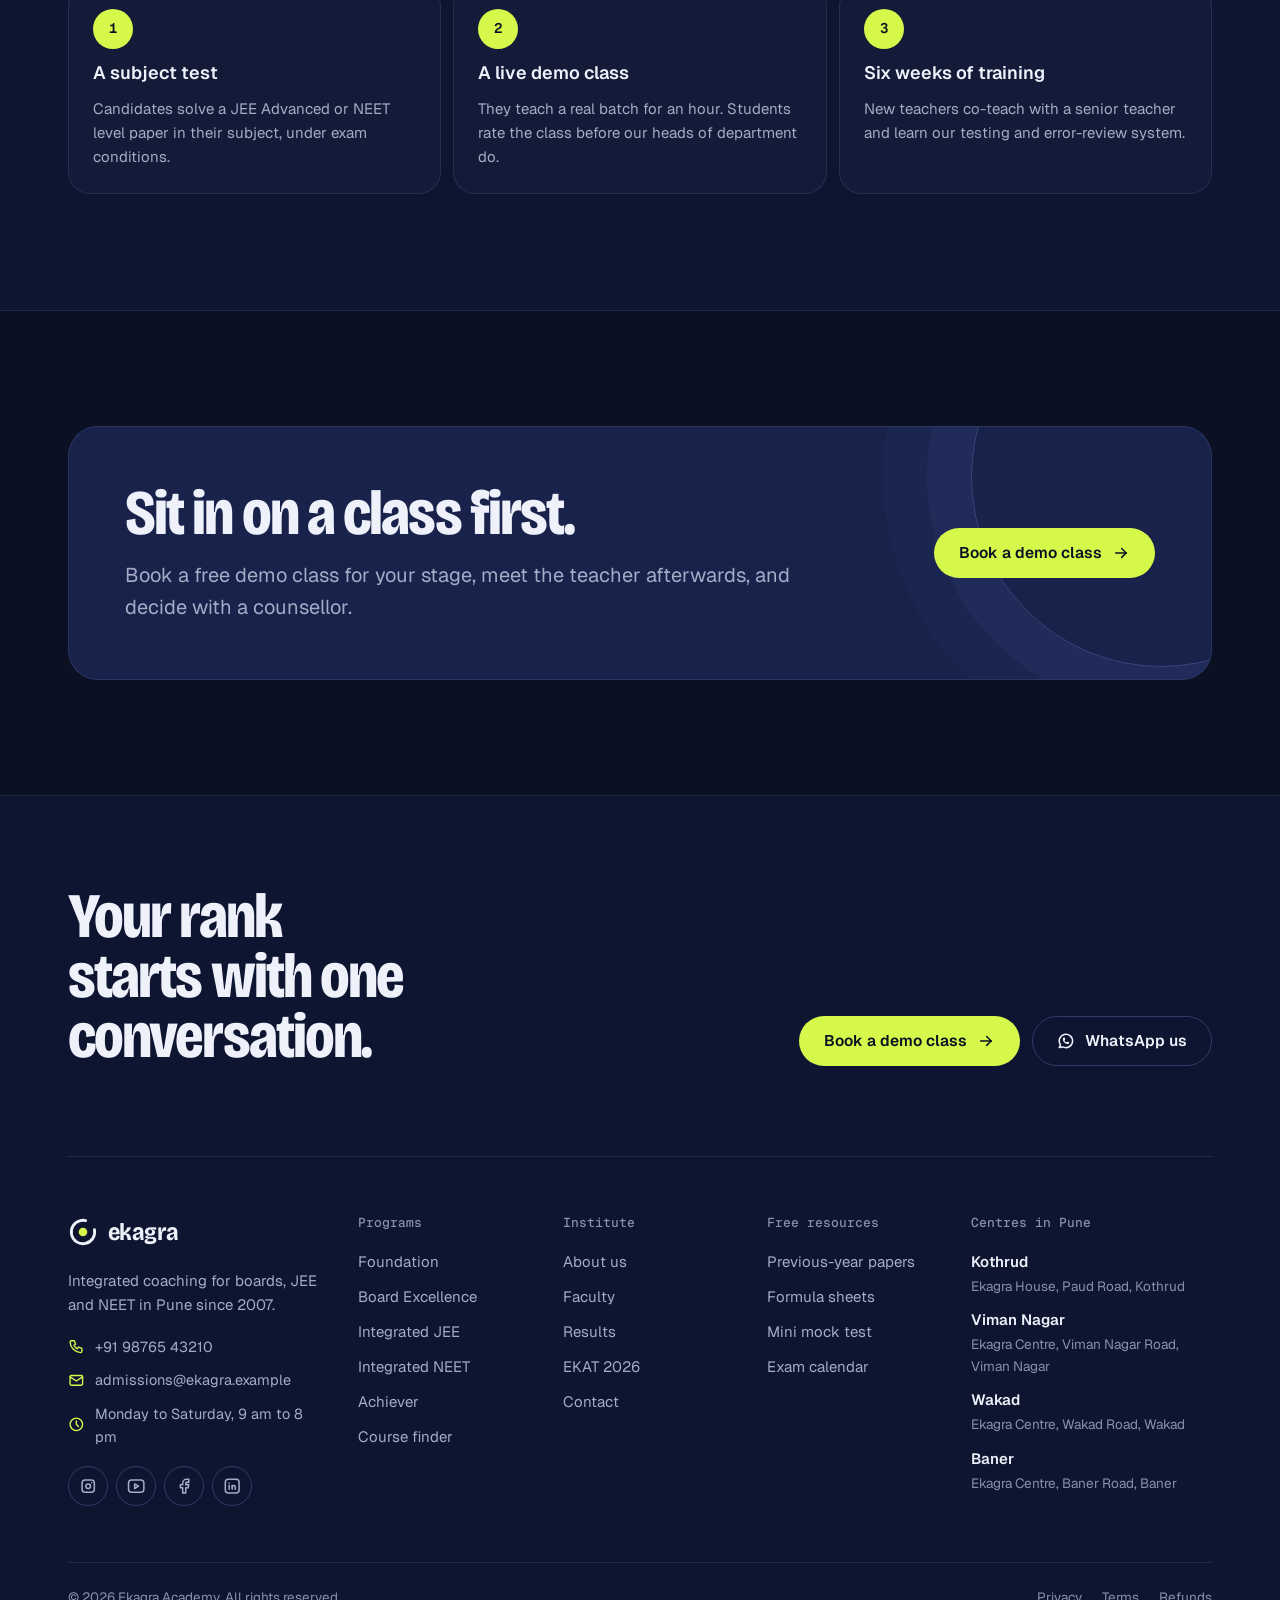
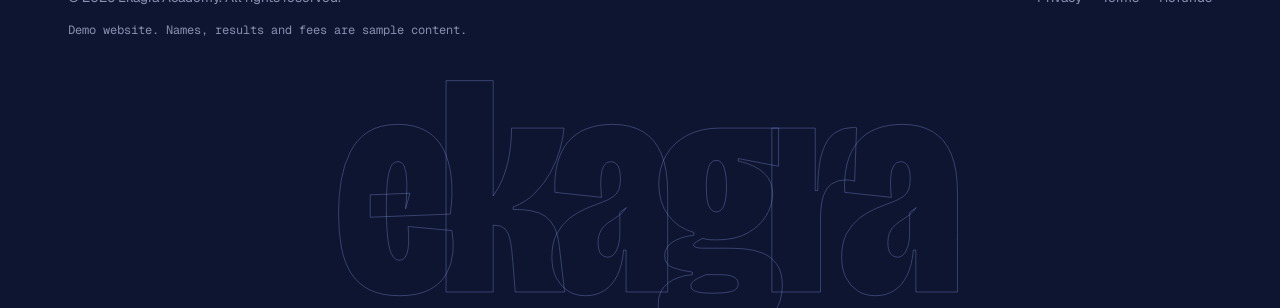
<file: faculty.html>
<!doctype html>
<html lang="en-IN">
<head>
<meta charset="utf-8">
<meta name="viewport" content="width=device-width, initial-scale=1, viewport-fit=cover">
<title>Faculty: IIT and AIIMS alumni who teach every batch | Ekagra Academy</title>
<meta name="description" content="Meet Ekagra faculty in physics, chemistry, mathematics, biology and board subjects: IIT and AIIMS alumni with 7 to 26 years of teaching experience.">
<link rel="canonical" href="https://ankitxksahoo.github.io/ekagra-academy/faculty.html">
<meta name="robots" content="noindex">
<meta name="theme-color" content="#0B1022">
<meta property="og:type" content="website">
<meta property="og:site_name" content="Ekagra Academy">
<meta property="og:title" content="Faculty: IIT and AIIMS alumni who teach every batch | Ekagra Academy">
<meta property="og:description" content="Meet Ekagra faculty in physics, chemistry, mathematics, biology and board subjects: IIT and AIIMS alumni with 7 to 26 years of teaching experience.">
<meta property="og:url" content="https://ankitxksahoo.github.io/ekagra-academy/faculty.html">
<meta property="og:image" content="https://ankitxksahoo.github.io/ekagra-academy/assets/img/og-image.png">
<meta property="og:locale" content="en_IN">
<meta name="twitter:card" content="summary_large_image">
<link rel="icon" href="assets/img/favicon.svg" type="image/svg+xml">
<link rel="preconnect" href="https://fonts.googleapis.com">
<link rel="preconnect" href="https://fonts.gstatic.com" crossorigin>
<link rel="stylesheet" href="https://fonts.googleapis.com/css2?family=Bricolage+Grotesque:opsz,wdth,wght@12..96,75..100,400..800&family=Geist:wght@400..700&family=Geist+Mono:wght@400..600&display=swap">
<link rel="stylesheet" href="assets/css/styles.css">

</head>
<body>
<a class="skip" href="#main">Skip to content</a>
<div class="progress-bar" aria-hidden="true"></div>
<svg class="sprite" width="0" height="0" aria-hidden="true" focusable="false"><symbol id="i-arrow" viewBox="0 0 24 24"><path d="M5 12h14"/><path d="M13 18l6-6"/><path d="M13 6l6 6"/></symbol><symbol id="i-arrow-ur" viewBox="0 0 24 24"><path d="M17 7L7 17"/><path d="M8 7h9v9"/></symbol><symbol id="i-phone" viewBox="0 0 24 24"><path d="M5 4h4l2 5l-2.5 1.5a11 11 0 0 0 5 5l1.5-2.5l5 2v4a2 2 0 0 1-2 2a16 16 0 0 1-15-15a2 2 0 0 1 2-2"/></symbol><symbol id="i-mail" viewBox="0 0 24 24"><path d="M3 7a2 2 0 0 1 2-2h14a2 2 0 0 1 2 2v10a2 2 0 0 1-2 2h-14a2 2 0 0 1-2-2v-10z"/><path d="M3 7l9 6l9-6"/></symbol><symbol id="i-pin" viewBox="0 0 24 24"><path d="M9 11a3 3 0 1 0 6 0a3 3 0 0 0-6 0"/><path d="M17.657 16.657l-4.243 4.243a2 2 0 0 1-2.827 0l-4.244-4.243a8 8 0 1 1 11.314 0z"/></symbol><symbol id="i-clock" viewBox="0 0 24 24"><path d="M3 12a9 9 0 1 0 18 0a9 9 0 0 0-18 0"/><path d="M12 7v5l3 3"/></symbol><symbol id="i-calendar" viewBox="0 0 24 24"><path d="M4 7a2 2 0 0 1 2-2h12a2 2 0 0 1 2 2v12a2 2 0 0 1-2 2h-12a2 2 0 0 1-2-2v-12z"/><path d="M16 3v4"/><path d="M8 3v4"/><path d="M4 11h16"/></symbol><symbol id="i-menu" viewBox="0 0 24 24"><path d="M4 7h16"/><path d="M4 12h16"/><path d="M4 17h16"/></symbol><symbol id="i-x" viewBox="0 0 24 24"><path d="M18 6L6 18"/><path d="M6 6l12 12"/></symbol><symbol id="i-check" viewBox="0 0 24 24"><path d="M5 12l5 5L20 7"/></symbol><symbol id="i-check-circle" viewBox="0 0 24 24"><path d="M3 12a9 9 0 1 0 18 0a9 9 0 0 0-18 0"/><path d="M9 12l2 2l4-4"/></symbol><symbol id="i-plus" viewBox="0 0 24 24"><path d="M12 5v14"/><path d="M5 12h14"/></symbol><symbol id="i-chevron" viewBox="0 0 24 24"><path d="M6 9l6 6l6-6"/></symbol><symbol id="i-download" viewBox="0 0 24 24"><path d="M4 17v2a2 2 0 0 0 2 2h12a2 2 0 0 0 2-2v-2"/><path d="M7 11l5 5l5-5"/><path d="M12 4v12"/></symbol><symbol id="i-star" viewBox="0 0 24 24"><path d="M12 17.75l-6.172 3.245l1.179-6.873l-5-4.867l6.9-1l3.086-6.253l3.086 6.253l6.9 1l-5 4.867l1.179 6.873z"/></symbol><symbol id="i-users" viewBox="0 0 24 24"><path d="M5 7a4 4 0 1 0 8 0a4 4 0 1 0-8 0"/><path d="M3 21v-2a4 4 0 0 1 4-4h4a4 4 0 0 1 4 4v2"/><path d="M16 3.13a4 4 0 0 1 0 7.75"/><path d="M21 21v-2a4 4 0 0 0-3-3.85"/></symbol><symbol id="i-chart" viewBox="0 0 24 24"><path d="M4 19h16"/><path d="M4 15l4-6l4 2l4-5l4 4"/></symbol><symbol id="i-help" viewBox="0 0 24 24"><path d="M8 9h8"/><path d="M8 13h6"/><path d="M18 4a3 3 0 0 1 3 3v8a3 3 0 0 1-3 3h-5l-5 3v-3h-2a3 3 0 0 1-3-3v-8a3 3 0 0 1 3-3h12z"/></symbol><symbol id="i-device" viewBox="0 0 24 24"><path d="M6 5a2 2 0 0 1 2-2h8a2 2 0 0 1 2 2v14a2 2 0 0 1-2 2h-8a2 2 0 0 1-2-2v-14z"/><path d="M11 4h2"/><path d="M12 17v.01"/></symbol><symbol id="i-book" viewBox="0 0 24 24"><path d="M3 19a9 9 0 0 1 9 0a9 9 0 0 1 9 0"/><path d="M3 6a9 9 0 0 1 9 0a9 9 0 0 1 9 0"/><path d="M3 6v13"/><path d="M12 6v13"/><path d="M21 6v13"/></symbol><symbol id="i-school" viewBox="0 0 24 24"><path d="M22 9l-10-4l-10 4l10 4l10-4v6"/><path d="M6 10.6v5.4a6 3 0 0 0 12 0v-5.4"/></symbol><symbol id="i-notebook" viewBox="0 0 24 24"><path d="M6 4h11a2 2 0 0 1 2 2v12a2 2 0 0 1-2 2h-11a1 1 0 0 1-1-1v-14a1 1 0 0 1 1-1m3 0v16"/><path d="M13 8h2"/><path d="M13 12h2"/></symbol><symbol id="i-atom" viewBox="0 0 24 24"><path d="M12 12v.01"/><path d="M19.071 4.929c-1.562-1.562-6 .337-9.9 4.243c-3.905 3.905-5.804 8.337-4.242 9.9c1.562 1.561 6-.338 9.9-4.244c3.905-3.905 5.804-8.337 4.242-9.9"/><path d="M4.929 4.929c-1.562 1.562 .337 6 4.243 9.9c3.905 3.905 8.337 5.804 9.9 4.242c1.561-1.562-.338-6-4.244-9.9c-3.905-3.905-8.337-5.804-9.9-4.242"/></symbol><symbol id="i-flask" viewBox="0 0 24 24"><path d="M9 3h6"/><path d="M10 9h4"/><path d="M10 3v6l-4 11a.7 .7 0 0 0 .5 1h11a.7 .7 0 0 0 .5-1l-4-11v-6"/></symbol><symbol id="i-target" viewBox="0 0 24 24"><path d="M11 12a1 1 0 1 0 2 0a1 1 0 1 0-2 0"/><path d="M7 12a5 5 0 1 0 10 0a5 5 0 1 0-10 0"/><path d="M3 12a9 9 0 1 0 18 0a9 9 0 1 0-18 0"/></symbol><symbol id="i-whatsapp" viewBox="0 0 24 24"><path d="M3 21l1.65-3.8a9 9 0 1 1 3.4 2.9l-5.05.9"/><path d="M9 10a.5 .5 0 0 0 1 0v-1a.5 .5 0 0 0-1 0v1a5 5 0 0 0 5 5h1a.5 .5 0 0 0 0-1h-1a.5 .5 0 0 0 0 1"/></symbol><symbol id="i-instagram" viewBox="0 0 24 24"><path d="M4 8a4 4 0 0 1 4-4h8a4 4 0 0 1 4 4v8a4 4 0 0 1-4 4h-8a4 4 0 0 1-4-4z"/><path d="M9 12a3 3 0 1 0 6 0a3 3 0 0 0-6 0"/><path d="M16.5 7.5v.01"/></symbol><symbol id="i-youtube" viewBox="0 0 24 24"><path d="M2 8a4 4 0 0 1 4-4h12a4 4 0 0 1 4 4v8a4 4 0 0 1-4 4h-12a4 4 0 0 1-4-4v-8z"/><path d="M10 9l5 3l-5 3z"/></symbol><symbol id="i-facebook" viewBox="0 0 24 24"><path d="M7 10v4h3v7h4v-7h3l1-4h-4v-2a1 1 0 0 1 1-1h3v-4h-3a5 5 0 0 0-5 5v2h-3"/></symbol><symbol id="i-linkedin" viewBox="0 0 24 24"><path d="M8 11v5"/><path d="M8 8v.01"/><path d="M12 16v-5"/><path d="M16 16v-3a2 2 0 1 0-4 0"/><path d="M3 7a4 4 0 0 1 4-4h10a4 4 0 0 1 4 4v10a4 4 0 0 1-4 4h-10a4 4 0 0 1-4-4z"/></symbol><symbol id="i-play" viewBox="0 0 24 24"><path d="M7 4v16l13-8z"/></symbol><symbol id="i-pause" viewBox="0 0 24 24"><path d="M6 6a1 1 0 0 1 1-1h2a1 1 0 0 1 1 1v12a1 1 0 0 1-1 1h-2a1 1 0 0 1-1-1z"/><path d="M14 6a1 1 0 0 1 1-1h2a1 1 0 0 1 1 1v12a1 1 0 0 1-1 1h-2a1 1 0 0 1-1-1z"/></symbol><symbol id="i-search" viewBox="0 0 24 24"><path d="M3 10a7 7 0 1 0 14 0a7 7 0 1 0-14 0"/><path d="M21 21l-6-6"/></symbol><symbol id="i-external" viewBox="0 0 24 24"><path d="M12 6h-6a2 2 0 0 0-2 2v10a2 2 0 0 0 2 2h10a2 2 0 0 0 2-2v-6"/><path d="M11 13l9-9"/><path d="M15 4h5v5"/></symbol><symbol id="i-file" viewBox="0 0 24 24"><path d="M14 3v4a1 1 0 0 0 1 1h4"/><path d="M17 21h-10a2 2 0 0 1-2-2v-14a2 2 0 0 1 2-2h7l5 5v11a2 2 0 0 1-2 2z"/><path d="M9 9h1"/><path d="M9 13h6"/><path d="M9 17h6"/></symbol><symbol id="i-info" viewBox="0 0 24 24"><path d="M3 12a9 9 0 1 0 18 0a9 9 0 0 0-18 0"/><path d="M12 9h.01"/><path d="M11 12h1v4h1"/></symbol><symbol id="i-shield" viewBox="0 0 24 24"><path d="M11.46 20.846a12 12 0 0 1-7.96-14.846a12 12 0 0 0 8.5-3a12 12 0 0 0 8.5 3a12 12 0 0 1-.09 7.06"/><path d="M15 19l2 2l4-4"/></symbol><symbol id="i-percent" viewBox="0 0 24 24"><path d="M16 17a1 1 0 1 0 2 0a1 1 0 1 0-2 0"/><path d="M6 7a1 1 0 1 0 2 0a1 1 0 1 0-2 0"/><path d="M6 18l12-12"/></symbol><symbol id="i-lock" viewBox="0 0 24 24"><path d="M5 13a2 2 0 0 1 2-2h10a2 2 0 0 1 2 2v6a2 2 0 0 1-2 2h-10a2 2 0 0 1-2-2v-6z"/><path d="M11 16a1 1 0 1 0 2 0a1 1 0 0 0-2 0"/><path d="M8 11v-4a4 4 0 1 1 8 0v4"/></symbol><symbol id="i-refresh" viewBox="0 0 24 24"><path d="M20 11a8.1 8.1 0 0 0-15.5-2m-.5-4v4h4"/><path d="M4 13a8.1 8.1 0 0 0 15.5 2m.5 4v-4h-4"/></symbol><symbol id="i-building" viewBox="0 0 24 24"><path d="M3 21h18"/><path d="M9 8h1"/><path d="M9 12h1"/><path d="M9 16h1"/><path d="M14 8h1"/><path d="M14 12h1"/><path d="M14 16h1"/><path d="M5 21v-16a2 2 0 0 1 2-2h10a2 2 0 0 1 2 2v16"/></symbol><symbol id="i-calculator" viewBox="0 0 24 24"><path d="M4 5a2 2 0 0 1 2-2h12a2 2 0 0 1 2 2v14a2 2 0 0 1-2 2h-12a2 2 0 0 1-2-2z"/><path d="M8 8a1 1 0 0 1 1-1h6a1 1 0 0 1 1 1v1a1 1 0 0 1-1 1h-6a1 1 0 0 1-1-1z"/><path d="M8 14v.01"/><path d="M12 14v.01"/><path d="M16 14v.01"/><path d="M8 17v.01"/><path d="M12 17v.01"/><path d="M16 17v.01"/></symbol><symbol id="i-trophy" viewBox="0 0 24 24"><path d="M8 21h8"/><path d="M12 17v4"/><path d="M7 4h10"/><path d="M17 4v8a5 5 0 0 1-10 0v-8"/><path d="M3 9a2 2 0 1 0 4 0a2 2 0 1 0-4 0"/><path d="M17 9a2 2 0 1 0 4 0a2 2 0 1 0-4 0"/></symbol><symbol id="i-copy" viewBox="0 0 24 24"><path d="M7 9.667a2.667 2.667 0 0 1 2.667-2.667h8.666a2.667 2.667 0 0 1 2.667 2.667v8.666a2.667 2.667 0 0 1-2.667 2.667h-8.666a2.667 2.667 0 0 1-2.667-2.667z"/><path d="M4.012 16.737a2 2 0 0 1-1.012-1.737v-10c0-1.1 .9-2 2-2h10c.75 0 1.158 .385 1.5 1"/></symbol></svg>
<div class="topbar"><div class="wrap topbar-in"><p><span class="topbar-tag">EKAT 2026</span><span>Scholarship test on 8 Nov, 22 Nov and 6 Dec. Up to 90% off tuition.</span></p><a href="scholarship-test.html">Register free<svg class="ico" aria-hidden="true" focusable="false"><use href="#i-arrow"/></svg></a></div></div>
<header class="site-header" data-header>
  <div class="wrap nav">
    <a class="logo" href="index.html" aria-label="Ekagra Academy home"><svg class="mark" viewBox="0 0 32 32" aria-hidden="true" focusable="false"><circle cx="16" cy="16" r="12.5" fill="none" stroke="currentColor" stroke-width="3" stroke-linecap="round" stroke-dasharray="64 14.54" transform="rotate(-12 16 16)"/><circle class="mark-dot" cx="16" cy="16" r="4.6"/></svg><span>ekagra</span></a>
    <nav class="nav-main" aria-label="Main"><ul class="nav-links"><li class="has-dd"><a class="nav-a" href="programs.html">Programs</a><button class="dd-toggle" type="button" aria-expanded="false" aria-controls="dd-programs" aria-label="Show all programs"><svg class="ico" aria-hidden="true" focusable="false"><use href="#i-chevron"/></svg></button>
<div class="dd" id="dd-programs"><ul class="dd-list"><li><a href="programs.html#foundation"><span class="dd-ico"><svg class="ico" aria-hidden="true" focusable="false"><use href="#i-book"/></svg></span><span><b>Foundation</b><small>Class 6 to 10</small></span></a></li><li><a href="programs.html#boards"><span class="dd-ico"><svg class="ico" aria-hidden="true" focusable="false"><use href="#i-school"/></svg></span><span><b>Board Excellence</b><small>Class 9 to 12</small></span></a></li><li><a href="programs.html#jee"><span class="dd-ico"><svg class="ico" aria-hidden="true" focusable="false"><use href="#i-atom"/></svg></span><span><b>Integrated JEE</b><small>Class 11 and 12</small></span></a></li><li><a href="programs.html#neet"><span class="dd-ico"><svg class="ico" aria-hidden="true" focusable="false"><use href="#i-flask"/></svg></span><span><b>Integrated NEET</b><small>Class 11 and 12</small></span></a></li><li><a href="programs.html#achiever"><span class="dd-ico"><svg class="ico" aria-hidden="true" focusable="false"><use href="#i-target"/></svg></span><span><b>Achiever</b><small>Class 12 passed</small></span></a></li></ul><a class="dd-card" href="course-finder.html"><span class="tag-mono">Not sure which one?</span><b>Try the course finder</b><span>Three questions. Batch, fee and scholarship in one view.</span><svg class="ico ico--arrow" aria-hidden="true" focusable="false"><use href="#i-arrow"/></svg></a></div></li><li><a class="nav-a" href="results.html">Results</a></li><li><a class="nav-a" href="faculty.html" aria-current="page">Faculty</a></li><li><a class="nav-a" href="scholarship-test.html">Scholarship</a></li><li><a class="nav-a" href="resources.html">Resources</a></li><li><a class="nav-a" href="about.html">About</a></li><li><a class="nav-a" href="contact.html">Contact</a></li></ul></nav>
    <a class="nav-phone" href="tel:+919876543210"><svg class="ico" aria-hidden="true" focusable="false"><use href="#i-phone"/></svg><span>+91 98765 43210</span></a>
    <button class="btn btn--lime btn--sm nav-cta" type="button" data-enquire data-magnetic>Book a demo class</button>
    <button class="menu-btn" type="button" data-menu aria-expanded="false" aria-controls="mobile-menu" aria-label="Open menu"><svg class="ico ico--open" aria-hidden="true" focusable="false"><use href="#i-menu"/></svg><svg class="ico ico--close" aria-hidden="true" focusable="false"><use href="#i-x"/></svg></button>
  </div>
  <div class="mobile-menu" id="mobile-menu" hidden>
    <div class="wrap">
      <ul class="mm-links"><li><a href="programs.html">Programs<svg class="ico" aria-hidden="true" focusable="false"><use href="#i-arrow"/></svg></a></li><li><a href="results.html">Results<svg class="ico" aria-hidden="true" focusable="false"><use href="#i-arrow"/></svg></a></li><li><a href="faculty.html" aria-current="page">Faculty<svg class="ico" aria-hidden="true" focusable="false"><use href="#i-arrow"/></svg></a></li><li><a href="scholarship-test.html">Scholarship<svg class="ico" aria-hidden="true" focusable="false"><use href="#i-arrow"/></svg></a></li><li><a href="resources.html">Resources<svg class="ico" aria-hidden="true" focusable="false"><use href="#i-arrow"/></svg></a></li><li><a href="about.html">About<svg class="ico" aria-hidden="true" focusable="false"><use href="#i-arrow"/></svg></a></li><li><a href="contact.html">Contact<svg class="ico" aria-hidden="true" focusable="false"><use href="#i-arrow"/></svg></a></li></ul>
      <div class="mm-actions">
        <button class="btn btn--lime btn--block" type="button" data-enquire>Book a demo class</button>
        <a class="btn btn--ghost btn--block" href="tel:+919876543210"><svg class="ico" aria-hidden="true" focusable="false"><use href="#i-phone"/></svg>+91 98765 43210</a>
      </div>
    </div>
  </div>
</header>
<main id="main">
<section class="page-hero grid-bg">
  <span class="hero-word" aria-hidden="true">Faculty</span>
  <div class="wrap">
    <nav aria-label="Breadcrumb"><ol class="crumbs"><li><a href="index.html">Home</a></li><li aria-current="page">Faculty</li></ol></nav>
    <h1 class="display h-page">Teachers who have <span class="line hl">sat these exams.</span></h1>
    <p class="lede">24 full-time teachers, including 9 IIT graduates and 4 doctors. No guest lecturers and no recorded substitutes: the teacher on this page is the teacher in your classroom.</p>
    <div class="stats">
  <div class="stat"><b>24</b><span>Full-time teachers</span></div>
  <div class="stat"><b>9</b><span>IIT graduates</span></div>
  <div class="stat"><b>4</b><span>Doctors from AIIMS and government medical colleges</span></div>
  <div class="stat"><b>13 yrs</b><span>Average teaching experience</span></div>
</div>
  </div>
</section>

<section class="section" aria-labelledby="fac-h" data-filter-root>
  <div class="wrap">
    <div class="sec-head"><h2 class="h2" id="fac-h">Heads of department and senior faculty.</h2></div>
    <div class="filters"><div class="filter-row" role="group" aria-label="Subject"><span>Subject</span><button class="fbtn" type="button" data-filter="subject" data-value="all" aria-pressed="true">All subjects</button><button class="fbtn" type="button" data-filter="subject" data-value="physics" aria-pressed="false">Physics</button><button class="fbtn" type="button" data-filter="subject" data-value="chemistry" aria-pressed="false">Chemistry</button><button class="fbtn" type="button" data-filter="subject" data-value="maths" aria-pressed="false">Mathematics</button><button class="fbtn" type="button" data-filter="subject" data-value="biology" aria-pressed="false">Biology</button><button class="fbtn" type="button" data-filter="subject" data-value="boards" aria-pressed="false">Boards</button><button class="fbtn" type="button" data-filter="subject" data-value="mentor" aria-pressed="false">Mentoring</button></div><div class="filter-meta"><p data-filter-count aria-live="polite">Showing all 12 teachers</p></div></div>
    <div class="fac-grid" data-filter-list><article class="fac-card" data-subject="physics">
  <div class="portrait pat-waves"><span aria-hidden="true">AG</span><span class="tag-mono">Physics</span></div>
  <div class="fac-body">
    <h3>Dr. Anand Gokhale</h3>
    <p class="fac-role">Founder and Director, Physics</p>
    <p class="fac-edu">B.Tech, IIT Bombay. PhD, IISc Bengaluru</p>
    <p class="fac-note">Teaches rotational mechanics the way he learnt it: one free-body diagram at a time.</p>
    <div class="fac-meta"><span class="chip">26 years teaching</span><span class="chip">Integrated JEE, Achiever</span></div>
  </div>
</article><article class="fac-card" data-subject="chemistry">
  <div class="portrait pat-dots"><span aria-hidden="true">PV</span><span class="tag-mono">Chemistry</span></div>
  <div class="fac-body">
    <h3>Priya Venkatesh</h3>
    <p class="fac-role">Head of Chemistry</p>
    <p class="fac-edu">M.Sc, IIT Madras</p>
    <p class="fac-note">Built the physical chemistry problem bank every batch uses.</p>
    <div class="fac-meta"><span class="chip">17 years teaching</span><span class="chip">Integrated JEE, Integrated NEET</span></div>
  </div>
</article><article class="fac-card" data-subject="maths">
  <div class="portrait pat-grid"><span aria-hidden="true">RM</span><span class="tag-mono">Mathematics</span></div>
  <div class="fac-body">
    <h3>Rahul Menon</h3>
    <p class="fac-role">Head of Mathematics</p>
    <p class="fac-edu">B.Tech, IIT Kanpur</p>
    <p class="fac-note">Runs the Saturday calculus clinic for students who want harder problems.</p>
    <div class="fac-meta"><span class="chip">14 years teaching</span><span class="chip">Integrated JEE, Foundation</span></div>
  </div>
</article><article class="fac-card" data-subject="biology">
  <div class="portrait pat-cells"><span aria-hidden="true">NB</span><span class="tag-mono">Biology</span></div>
  <div class="fac-body">
    <h3>Dr. Neha Bhardwaj</h3>
    <p class="fac-role">Head of Biology</p>
    <p class="fac-edu">MBBS, AIIMS New Delhi</p>
    <p class="fac-note">Introduced the error notebook that NEET students now fill every week.</p>
    <div class="fac-meta"><span class="chip">11 years teaching</span><span class="chip">Integrated NEET, Achiever</span></div>
  </div>
</article><article class="fac-card" data-subject="physics">
  <div class="portrait pat-waves"><span aria-hidden="true">SA</span><span class="tag-mono">Physics</span></div>
  <div class="fac-body">
    <h3>Sameer Apte</h3>
    <p class="fac-role">Senior Faculty, Physics</p>
    <p class="fac-edu">B.Tech, NIT Tiruchirappalli</p>
    <p class="fac-note">Specialises in making NEET physics feel short and predictable.</p>
    <div class="fac-meta"><span class="chip">12 years teaching</span><span class="chip">Integrated NEET, Foundation</span></div>
  </div>
</article><article class="fac-card" data-subject="chemistry">
  <div class="portrait pat-dots"><span aria-hidden="true">KS</span><span class="tag-mono">Chemistry</span></div>
  <div class="fac-body">
    <h3>Karthik Subramanian</h3>
    <p class="fac-role">Senior Faculty, Organic Chemistry</p>
    <p class="fac-edu">B.Tech, IIT Madras</p>
    <p class="fac-note">Teaches reaction mechanisms as a short list of patterns, not a long list of facts.</p>
    <div class="fac-meta"><span class="chip">10 years teaching</span><span class="chip">Integrated JEE</span></div>
  </div>
</article><article class="fac-card" data-subject="maths">
  <div class="portrait pat-grid"><span aria-hidden="true">VR</span><span class="tag-mono">Mathematics</span></div>
  <div class="fac-body">
    <h3>Vikram Rathod</h3>
    <p class="fac-role">Senior Faculty, Mathematics</p>
    <p class="fac-edu">M.Sc, IIT Bombay</p>
    <p class="fac-note">Leads the Olympiad track for Class 8 to 10.</p>
    <div class="fac-meta"><span class="chip">9 years teaching</span><span class="chip">Foundation, Board Excellence</span></div>
  </div>
</article><article class="fac-card" data-subject="biology">
  <div class="portrait pat-cells"><span aria-hidden="true">AJ</span><span class="tag-mono">Biology</span></div>
  <div class="fac-body">
    <h3>Dr. Aparna Joglekar</h3>
    <p class="fac-role">Faculty, Biology</p>
    <p class="fac-edu">MBBS, B.J. Government Medical College, Pune</p>
    <p class="fac-note">Runs weekly diagram drills for human physiology and plant biology.</p>
    <div class="fac-meta"><span class="chip">8 years teaching</span><span class="chip">Integrated NEET</span></div>
  </div>
</article><article class="fac-card" data-subject="physics">
  <div class="portrait pat-waves"><span aria-hidden="true">AT</span><span class="tag-mono">Physics</span></div>
  <div class="fac-body">
    <h3>Abhishek Tiwari</h3>
    <p class="fac-role">Faculty, Physics problem solving</p>
    <p class="fac-edu">B.Tech, IIT Delhi</p>
    <p class="fac-note">Reviews every Achiever mock with students, question by question.</p>
    <div class="fac-meta"><span class="chip">7 years teaching</span><span class="chip">Achiever</span></div>
  </div>
</article><article class="fac-card" data-subject="chemistry">
  <div class="portrait pat-dots"><span aria-hidden="true">SW</span><span class="tag-mono">Chemistry</span></div>
  <div class="fac-body">
    <h3>Snehal Wagh</h3>
    <p class="fac-role">Faculty, Chemistry</p>
    <p class="fac-edu">M.Sc, Fergusson College, Pune</p>
    <p class="fac-note">Known for board answer-writing sessions that read like model answers.</p>
    <div class="fac-meta"><span class="chip">13 years teaching</span><span class="chip">Foundation, Board Excellence</span></div>
  </div>
</article><article class="fac-card" data-subject="boards">
  <div class="portrait pat-lines"><span aria-hidden="true">FS</span><span class="tag-mono">Boards</span></div>
  <div class="fac-body">
    <h3>Farah Siddiqui</h3>
    <p class="fac-role">Head of Boards, English and Social Science</p>
    <p class="fac-edu">MA, Savitribai Phule Pune University</p>
    <p class="fac-note">Marks prelim papers the way board examiners do, with written feedback.</p>
    <div class="fac-meta"><span class="chip">15 years teaching</span><span class="chip">Board Excellence</span></div>
  </div>
</article><article class="fac-card" data-subject="mentor">
  <div class="portrait pat-rings"><span aria-hidden="true">MD</span><span class="tag-mono">Mentoring</span></div>
  <div class="fac-body">
    <h3>Meenal Dhamdhere</h3>
    <p class="fac-role">Student Mentor and Counsellor</p>
    <p class="fac-edu">MA Psychology, Savitribai Phule Pune University</p>
    <p class="fac-note">Meets every new student in the first month and every parent each term.</p>
    <div class="fac-meta"><span class="chip">10 years teaching</span><span class="chip">All programs</span></div>
  </div>
</article></div>
    <p class="empty" data-filter-empty hidden>No teachers match that subject.</p>
  </div>
</section>

<section class="section section--tint" aria-labelledby="hire-h">
  <div class="wrap">
    <div class="sec-head"><h2 class="h2" id="hire-h">How a teacher joins Ekagra.</h2><p class="lede">Fewer than one in ten applicants make it through. Every step involves students.</p></div>
    <ol class="steps">
      <li><h3>A subject test</h3><p>Candidates solve a JEE Advanced or NEET level paper in their subject, under exam conditions.</p></li>
      <li><h3>A live demo class</h3><p>They teach a real batch for an hour. Students rate the class before our heads of department do.</p></li>
      <li><h3>Six weeks of training</h3><p>New teachers co-teach with a senior teacher and learn our testing and error-review system.</p></li>
    </ol>
  </div>
</section>

<section class="section" aria-labelledby="demo-h">
  <div class="wrap">
    <div class="ekat-box">
      <div><h2 class="h2" id="demo-h">Sit in on a class first.</h2><p class="lede">Book a free demo class for your stage, meet the teacher afterwards, and decide with a counsellor.</p></div>
      <div class="ekat-cta"><button class="btn btn--lime" type="button" data-enquire>Book a demo class<svg class="ico ico--arrow" aria-hidden="true" focusable="false"><use href="#i-arrow"/></svg></button></div>
    </div>
  </div>
</section>
</main>
<footer class="site-footer">
  <div class="wrap">
    <div class="footer-cta">
      <h2 class="h2">Your rank starts with one conversation.</h2>
      <div class="footer-cta-actions">
        <button class="btn btn--lime" type="button" data-enquire data-magnetic>Book a demo class<svg class="ico ico--arrow" aria-hidden="true" focusable="false"><use href="#i-arrow"/></svg></button>
        <a class="btn btn--ghost" href="https://wa.me/919876543210?text=Hi%20Ekagra%2C%20I%20would%20like%20to%20know%20about%20admissions%20for%202027-28." target="_blank" rel="noopener"><svg class="ico" aria-hidden="true" focusable="false"><use href="#i-whatsapp"/></svg>WhatsApp us</a>
      </div>
    </div>
    <div class="footer-grid">
      <div class="footer-brand">
        <a class="logo" href="index.html" aria-label="Ekagra Academy home"><svg class="mark" viewBox="0 0 32 32" aria-hidden="true" focusable="false"><circle cx="16" cy="16" r="12.5" fill="none" stroke="currentColor" stroke-width="3" stroke-linecap="round" stroke-dasharray="64 14.54" transform="rotate(-12 16 16)"/><circle class="mark-dot" cx="16" cy="16" r="4.6"/></svg><span>ekagra</span></a>
        <p>Integrated coaching for boards, JEE and NEET in Pune since 2007.</p>
        <ul class="contact-lines">
          <li><svg class="ico" aria-hidden="true" focusable="false"><use href="#i-phone"/></svg><a href="tel:+919876543210">+91 98765 43210</a></li>
          <li><svg class="ico" aria-hidden="true" focusable="false"><use href="#i-mail"/></svg><a href="mailto:admissions@ekagra.example">admissions@ekagra.example</a></li>
          <li><svg class="ico" aria-hidden="true" focusable="false"><use href="#i-clock"/></svg><span>Monday to Saturday, 9 am to 8 pm</span></li>
        </ul>
        <div class="social"><a href="#" aria-label="Instagram"><svg class="ico" aria-hidden="true" focusable="false"><use href="#i-instagram"/></svg></a><a href="#" aria-label="YouTube"><svg class="ico" aria-hidden="true" focusable="false"><use href="#i-youtube"/></svg></a><a href="#" aria-label="Facebook"><svg class="ico" aria-hidden="true" focusable="false"><use href="#i-facebook"/></svg></a><a href="#" aria-label="LinkedIn"><svg class="ico" aria-hidden="true" focusable="false"><use href="#i-linkedin"/></svg></a></div>
      </div>
      <div class="footer-col"><h3>Programs</h3><ul><li><a href="programs.html#foundation">Foundation</a></li><li><a href="programs.html#boards">Board Excellence</a></li><li><a href="programs.html#jee">Integrated JEE</a></li><li><a href="programs.html#neet">Integrated NEET</a></li><li><a href="programs.html#achiever">Achiever</a></li><li><a href="course-finder.html">Course finder</a></li></ul></div>
      <div class="footer-col"><h3>Institute</h3><ul><li><a href="about.html">About us</a></li><li><a href="faculty.html">Faculty</a></li><li><a href="results.html">Results</a></li><li><a href="scholarship-test.html">EKAT 2026</a></li><li><a href="contact.html">Contact</a></li></ul></div>
      <div class="footer-col"><h3>Free resources</h3><ul><li><a href="resources.html#papers">Previous-year papers</a></li><li><a href="resources.html#sheets">Formula sheets</a></li><li><a href="resources.html#mock">Mini mock test</a></li><li><a href="resources.html#calendar">Exam calendar</a></li></ul></div>
      <div class="footer-col footer-centres"><h3>Centres in Pune</h3><ul><li><b>Kothrud</b><span>Ekagra House, Paud Road, Kothrud</span></li><li><b>Viman Nagar</b><span>Ekagra Centre, Viman Nagar Road, Viman Nagar</span></li><li><b>Wakad</b><span>Ekagra Centre, Wakad Road, Wakad</span></li><li><b>Baner</b><span>Ekagra Centre, Baner Road, Baner</span></li></ul></div>
    </div>
    <div class="footer-bottom">
      <p>&copy; 2026 Ekagra Academy. All rights reserved.</p>
      <nav aria-label="Legal"><a href="policies.html#privacy">Privacy</a><a href="policies.html#terms">Terms</a><a href="policies.html#refunds">Refunds</a></nav>
      <p class="demo-note">Demo website. Names, results and fees are sample content.</p>
    </div>
  </div>
  <div class="footer-mark" aria-hidden="true"><span>ekagra</span></div>
</footer>

<div class="mbar" aria-label="Quick actions">
  <a href="tel:+919876543210"><svg class="ico" aria-hidden="true" focusable="false"><use href="#i-phone"/></svg>Call</a>
  <a href="https://wa.me/919876543210?text=Hi%20Ekagra%2C%20I%20would%20like%20to%20know%20about%20admissions%20for%202027-28." target="_blank" rel="noopener"><svg class="ico" aria-hidden="true" focusable="false"><use href="#i-whatsapp"/></svg>WhatsApp</a>
  <button class="mbar-cta" type="button" data-enquire>Book demo</button>
</div>
<a class="wa-float" href="https://wa.me/919876543210?text=Hi%20Ekagra%2C%20I%20would%20like%20to%20know%20about%20admissions%20for%202027-28." target="_blank" rel="noopener" aria-label="Chat with us on WhatsApp"><svg class="ico" aria-hidden="true" focusable="false"><use href="#i-whatsapp"/></svg></a>

<dialog class="modal" id="enquire" aria-labelledby="enquire-title">
  <div class="modal-head">
    <div>
      <p class="tag-mono" data-modal-kicker>Free demo class and counselling</p>
      <h2 class="h3" id="enquire-title" data-modal-title>Book a demo class</h2>
    </div>
    <button class="icon-btn" type="button" data-close aria-label="Close"><svg class="ico" aria-hidden="true" focusable="false"><use href="#i-x"/></svg></button>
  </div>
  <div class="modal-body">
<form class="lead-form" data-lead data-intent="Demo class" data-success="An admissions counsellor will call you within one working day." novalidate>
  <input type="hidden" name="note" value="">
  <div class="form-grid">
    <div class="field full"><label for="mdl-name">Student's name</label><input class="input" id="mdl-name" name="name" autocomplete="name" required minlength="2" placeholder="Aarav Kulkarni"><p class="err" data-err-for="name"></p></div>
    <div class="field full"><label for="mdl-phone">Parent's mobile number</label><div class="phone-field"><span aria-hidden="true">+91</span><input class="input" id="mdl-phone" name="phone" type="tel" inputmode="numeric" autocomplete="tel-national" maxlength="10" required placeholder="98765 43210"></div><p class="err" data-err-for="phone"></p></div>
    <div class="field"><label for="mdl-class">Class in 2027-28</label><select class="select" id="mdl-class" name="klass" required><option value="">Select class</option><option>Class 6</option><option>Class 7</option><option>Class 8</option><option>Class 9</option><option>Class 10</option><option>Class 11</option><option>Class 12</option><option>Class 12 passed</option></select><p class="err" data-err-for="klass"></p></div>
    <div class="field"><label for="mdl-goal">Interested in</label><select class="select" id="mdl-goal" name="goal" required><option value="">Select program</option><option>Foundation</option><option>Board Excellence</option><option>Integrated JEE</option><option>Integrated NEET</option><option>Achiever</option><option>Not sure yet</option></select><p class="err" data-err-for="goal"></p></div>
    <div class="field full"><label for="mdl-centre">Preferred centre</label><select class="select" id="mdl-centre" name="centre"><option value="">No preference</option><option>Kothrud</option><option>Viman Nagar</option><option>Wakad</option><option>Baner</option><option>Live online</option></select></div>
    <div class="field full"><label class="check" for="mdl-consent"><input type="checkbox" id="mdl-consent" name="consent" required><span>I agree to be contacted by Ekagra by call, SMS and WhatsApp about this enquiry. Read our <a href="policies.html#privacy">privacy policy</a>.</span></label><p class="err" data-err-for="consent"></p></div>
  </div>
  <button class="btn btn--lime btn--block" type="submit"><span class="btn-label">Book my demo class</span><svg class="ico ico--arrow" aria-hidden="true" focusable="false"><use href="#i-arrow"/></svg></button>
  <p class="fine">We call back within one working day. You can opt out at any time.</p>
</form>
<div class="form-success" hidden tabindex="-1">
  <span class="tick"><svg class="ico" aria-hidden="true" focusable="false"><use href="#i-check"/></svg></span>
  <h3 class="h3">Thank you. We have your request.</h3>
  <p class="muted" data-success-text>An admissions counsellor will call you within one working day.</p>
  <a class="btn btn--ghost" data-success-wa href="https://wa.me/919876543210?text=Hi%20Ekagra%2C%20I%20would%20like%20to%20know%20about%20admissions%20for%202027-28." target="_blank" rel="noopener"><svg class="ico" aria-hidden="true" focusable="false"><use href="#i-whatsapp"/></svg>Continue on WhatsApp</a>
</div>
  </div>
</dialog>

<script src="assets/js/config.js"></script>
<script src="assets/js/main.js" defer></script>
<script src="assets/js/motion.js" defer></script>
</body>
</html>
</file>
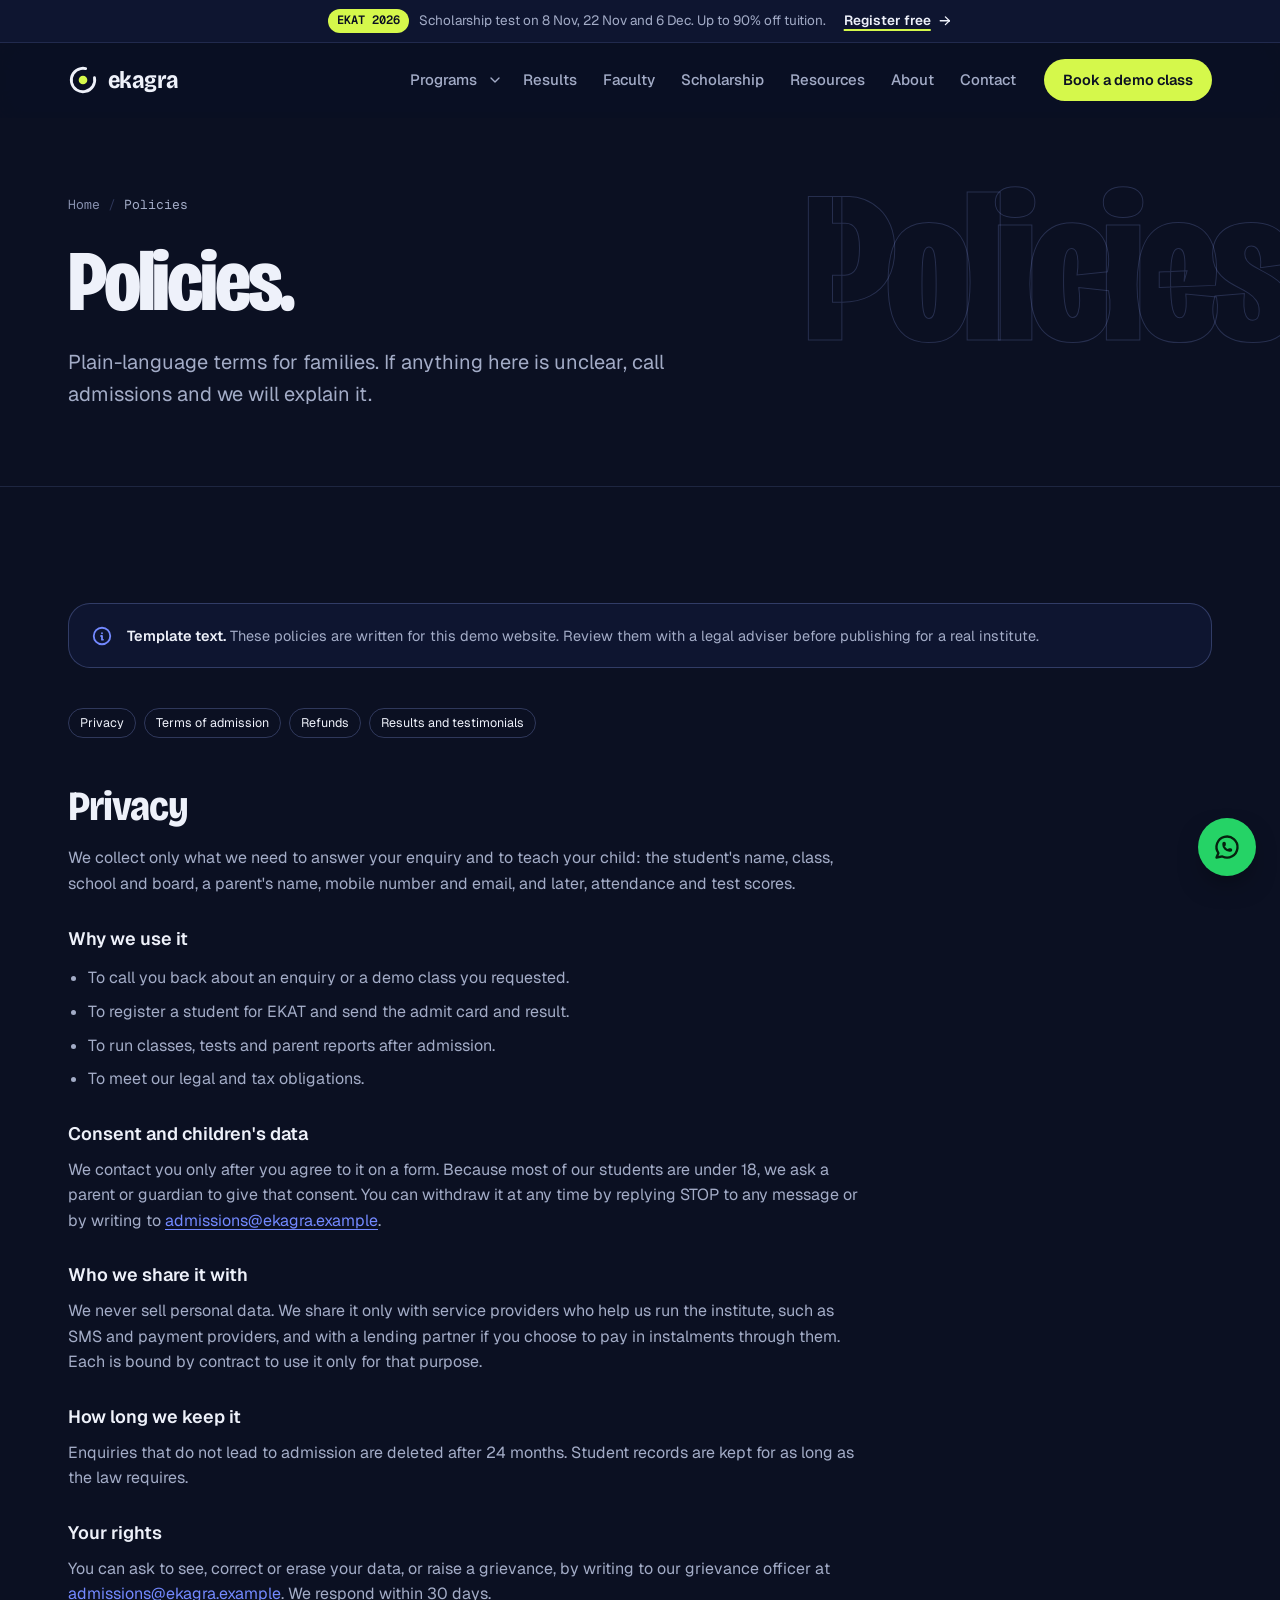
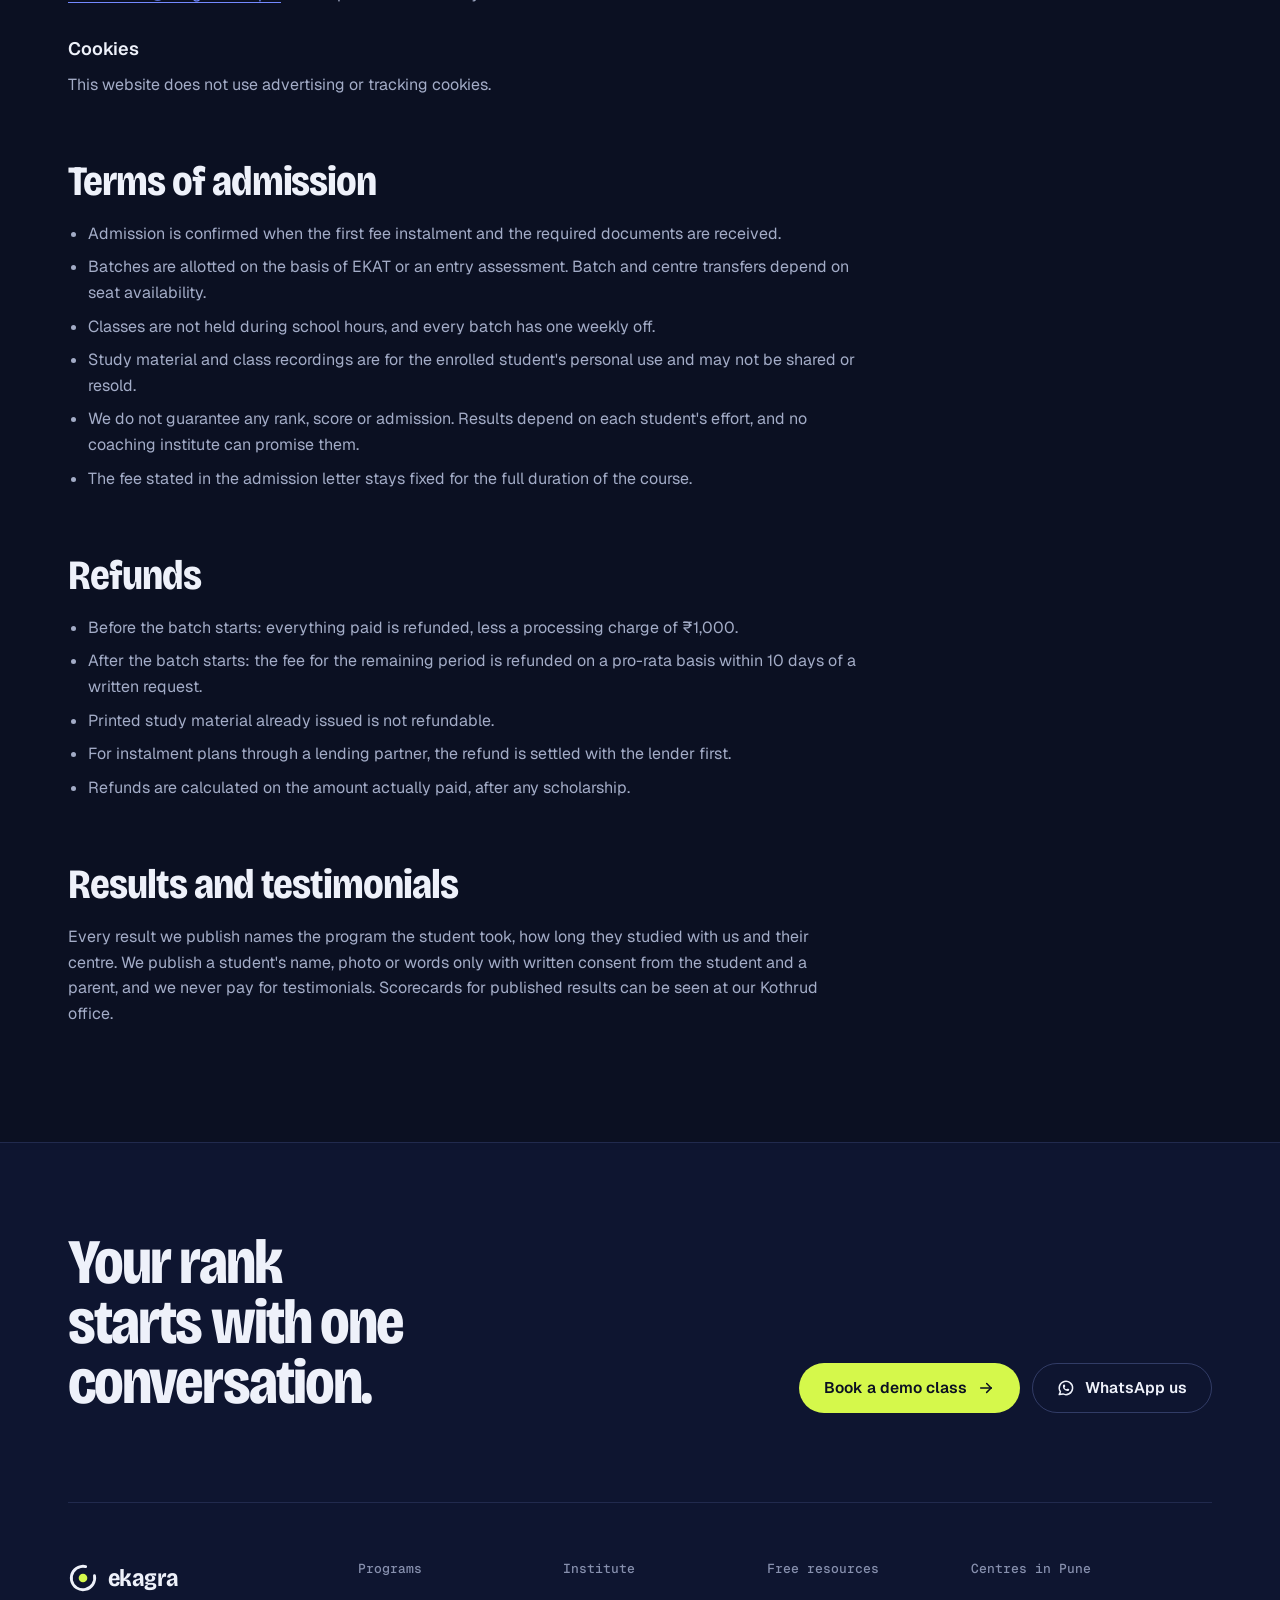
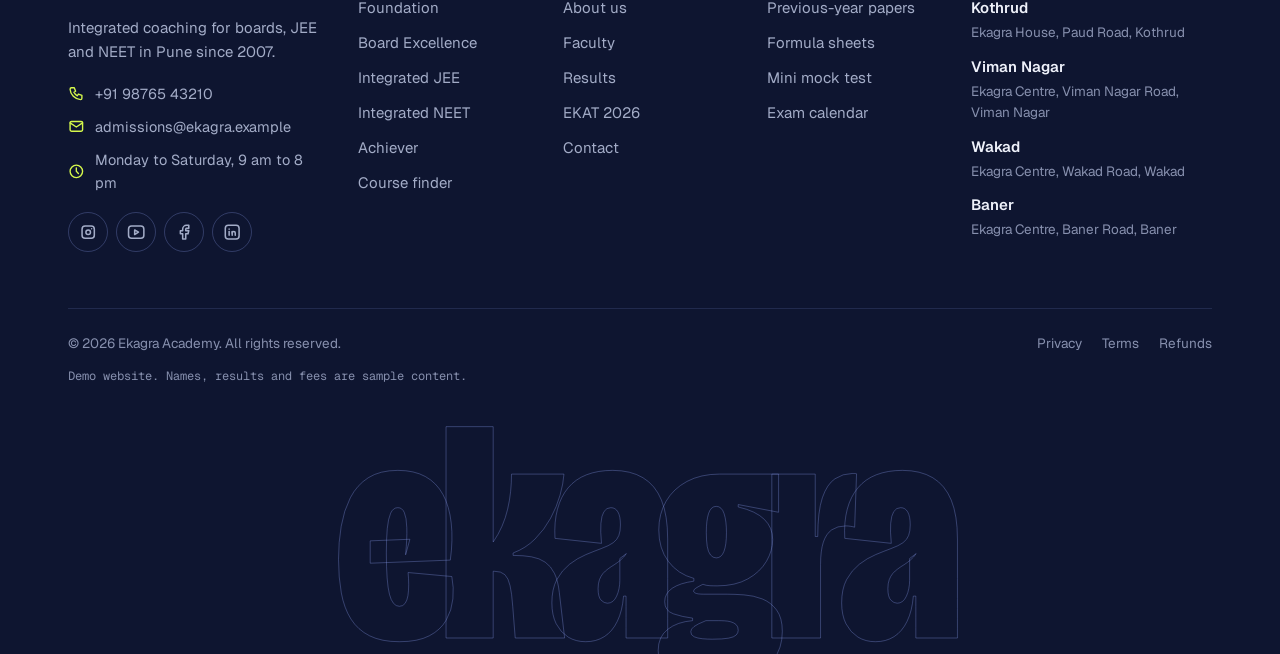
<file: policies.html>
<!doctype html>
<html lang="en-IN">
<head>
<meta charset="utf-8">
<meta name="viewport" content="width=device-width, initial-scale=1, viewport-fit=cover">
<title>Privacy, terms and refund policy | Ekagra Academy</title>
<meta name="description" content="How Ekagra Academy handles personal data, the terms of admission, the refund policy, and how results and testimonials are published.">
<link rel="canonical" href="https://ankitxksahoo.github.io/ekagra-academy/policies.html">
<meta name="robots" content="noindex">
<meta name="theme-color" content="#0B1022">
<meta property="og:type" content="website">
<meta property="og:site_name" content="Ekagra Academy">
<meta property="og:title" content="Privacy, terms and refund policy | Ekagra Academy">
<meta property="og:description" content="How Ekagra Academy handles personal data, the terms of admission, the refund policy, and how results and testimonials are published.">
<meta property="og:url" content="https://ankitxksahoo.github.io/ekagra-academy/policies.html">
<meta property="og:image" content="https://ankitxksahoo.github.io/ekagra-academy/assets/img/og-image.png">
<meta property="og:locale" content="en_IN">
<meta name="twitter:card" content="summary_large_image">
<link rel="icon" href="assets/img/favicon.svg" type="image/svg+xml">
<link rel="preconnect" href="https://fonts.googleapis.com">
<link rel="preconnect" href="https://fonts.gstatic.com" crossorigin>
<link rel="stylesheet" href="https://fonts.googleapis.com/css2?family=Bricolage+Grotesque:opsz,wdth,wght@12..96,75..100,400..800&family=Geist:wght@400..700&family=Geist+Mono:wght@400..600&display=swap">
<link rel="stylesheet" href="assets/css/styles.css">

</head>
<body>
<a class="skip" href="#main">Skip to content</a>
<div class="progress-bar" aria-hidden="true"></div>
<svg class="sprite" width="0" height="0" aria-hidden="true" focusable="false"><symbol id="i-arrow" viewBox="0 0 24 24"><path d="M5 12h14"/><path d="M13 18l6-6"/><path d="M13 6l6 6"/></symbol><symbol id="i-arrow-ur" viewBox="0 0 24 24"><path d="M17 7L7 17"/><path d="M8 7h9v9"/></symbol><symbol id="i-phone" viewBox="0 0 24 24"><path d="M5 4h4l2 5l-2.5 1.5a11 11 0 0 0 5 5l1.5-2.5l5 2v4a2 2 0 0 1-2 2a16 16 0 0 1-15-15a2 2 0 0 1 2-2"/></symbol><symbol id="i-mail" viewBox="0 0 24 24"><path d="M3 7a2 2 0 0 1 2-2h14a2 2 0 0 1 2 2v10a2 2 0 0 1-2 2h-14a2 2 0 0 1-2-2v-10z"/><path d="M3 7l9 6l9-6"/></symbol><symbol id="i-pin" viewBox="0 0 24 24"><path d="M9 11a3 3 0 1 0 6 0a3 3 0 0 0-6 0"/><path d="M17.657 16.657l-4.243 4.243a2 2 0 0 1-2.827 0l-4.244-4.243a8 8 0 1 1 11.314 0z"/></symbol><symbol id="i-clock" viewBox="0 0 24 24"><path d="M3 12a9 9 0 1 0 18 0a9 9 0 0 0-18 0"/><path d="M12 7v5l3 3"/></symbol><symbol id="i-calendar" viewBox="0 0 24 24"><path d="M4 7a2 2 0 0 1 2-2h12a2 2 0 0 1 2 2v12a2 2 0 0 1-2 2h-12a2 2 0 0 1-2-2v-12z"/><path d="M16 3v4"/><path d="M8 3v4"/><path d="M4 11h16"/></symbol><symbol id="i-menu" viewBox="0 0 24 24"><path d="M4 7h16"/><path d="M4 12h16"/><path d="M4 17h16"/></symbol><symbol id="i-x" viewBox="0 0 24 24"><path d="M18 6L6 18"/><path d="M6 6l12 12"/></symbol><symbol id="i-check" viewBox="0 0 24 24"><path d="M5 12l5 5L20 7"/></symbol><symbol id="i-check-circle" viewBox="0 0 24 24"><path d="M3 12a9 9 0 1 0 18 0a9 9 0 0 0-18 0"/><path d="M9 12l2 2l4-4"/></symbol><symbol id="i-plus" viewBox="0 0 24 24"><path d="M12 5v14"/><path d="M5 12h14"/></symbol><symbol id="i-chevron" viewBox="0 0 24 24"><path d="M6 9l6 6l6-6"/></symbol><symbol id="i-download" viewBox="0 0 24 24"><path d="M4 17v2a2 2 0 0 0 2 2h12a2 2 0 0 0 2-2v-2"/><path d="M7 11l5 5l5-5"/><path d="M12 4v12"/></symbol><symbol id="i-star" viewBox="0 0 24 24"><path d="M12 17.75l-6.172 3.245l1.179-6.873l-5-4.867l6.9-1l3.086-6.253l3.086 6.253l6.9 1l-5 4.867l1.179 6.873z"/></symbol><symbol id="i-users" viewBox="0 0 24 24"><path d="M5 7a4 4 0 1 0 8 0a4 4 0 1 0-8 0"/><path d="M3 21v-2a4 4 0 0 1 4-4h4a4 4 0 0 1 4 4v2"/><path d="M16 3.13a4 4 0 0 1 0 7.75"/><path d="M21 21v-2a4 4 0 0 0-3-3.85"/></symbol><symbol id="i-chart" viewBox="0 0 24 24"><path d="M4 19h16"/><path d="M4 15l4-6l4 2l4-5l4 4"/></symbol><symbol id="i-help" viewBox="0 0 24 24"><path d="M8 9h8"/><path d="M8 13h6"/><path d="M18 4a3 3 0 0 1 3 3v8a3 3 0 0 1-3 3h-5l-5 3v-3h-2a3 3 0 0 1-3-3v-8a3 3 0 0 1 3-3h12z"/></symbol><symbol id="i-device" viewBox="0 0 24 24"><path d="M6 5a2 2 0 0 1 2-2h8a2 2 0 0 1 2 2v14a2 2 0 0 1-2 2h-8a2 2 0 0 1-2-2v-14z"/><path d="M11 4h2"/><path d="M12 17v.01"/></symbol><symbol id="i-book" viewBox="0 0 24 24"><path d="M3 19a9 9 0 0 1 9 0a9 9 0 0 1 9 0"/><path d="M3 6a9 9 0 0 1 9 0a9 9 0 0 1 9 0"/><path d="M3 6v13"/><path d="M12 6v13"/><path d="M21 6v13"/></symbol><symbol id="i-school" viewBox="0 0 24 24"><path d="M22 9l-10-4l-10 4l10 4l10-4v6"/><path d="M6 10.6v5.4a6 3 0 0 0 12 0v-5.4"/></symbol><symbol id="i-notebook" viewBox="0 0 24 24"><path d="M6 4h11a2 2 0 0 1 2 2v12a2 2 0 0 1-2 2h-11a1 1 0 0 1-1-1v-14a1 1 0 0 1 1-1m3 0v16"/><path d="M13 8h2"/><path d="M13 12h2"/></symbol><symbol id="i-atom" viewBox="0 0 24 24"><path d="M12 12v.01"/><path d="M19.071 4.929c-1.562-1.562-6 .337-9.9 4.243c-3.905 3.905-5.804 8.337-4.242 9.9c1.562 1.561 6-.338 9.9-4.244c3.905-3.905 5.804-8.337 4.242-9.9"/><path d="M4.929 4.929c-1.562 1.562 .337 6 4.243 9.9c3.905 3.905 8.337 5.804 9.9 4.242c1.561-1.562-.338-6-4.244-9.9c-3.905-3.905-8.337-5.804-9.9-4.242"/></symbol><symbol id="i-flask" viewBox="0 0 24 24"><path d="M9 3h6"/><path d="M10 9h4"/><path d="M10 3v6l-4 11a.7 .7 0 0 0 .5 1h11a.7 .7 0 0 0 .5-1l-4-11v-6"/></symbol><symbol id="i-target" viewBox="0 0 24 24"><path d="M11 12a1 1 0 1 0 2 0a1 1 0 1 0-2 0"/><path d="M7 12a5 5 0 1 0 10 0a5 5 0 1 0-10 0"/><path d="M3 12a9 9 0 1 0 18 0a9 9 0 1 0-18 0"/></symbol><symbol id="i-whatsapp" viewBox="0 0 24 24"><path d="M3 21l1.65-3.8a9 9 0 1 1 3.4 2.9l-5.05.9"/><path d="M9 10a.5 .5 0 0 0 1 0v-1a.5 .5 0 0 0-1 0v1a5 5 0 0 0 5 5h1a.5 .5 0 0 0 0-1h-1a.5 .5 0 0 0 0 1"/></symbol><symbol id="i-instagram" viewBox="0 0 24 24"><path d="M4 8a4 4 0 0 1 4-4h8a4 4 0 0 1 4 4v8a4 4 0 0 1-4 4h-8a4 4 0 0 1-4-4z"/><path d="M9 12a3 3 0 1 0 6 0a3 3 0 0 0-6 0"/><path d="M16.5 7.5v.01"/></symbol><symbol id="i-youtube" viewBox="0 0 24 24"><path d="M2 8a4 4 0 0 1 4-4h12a4 4 0 0 1 4 4v8a4 4 0 0 1-4 4h-12a4 4 0 0 1-4-4v-8z"/><path d="M10 9l5 3l-5 3z"/></symbol><symbol id="i-facebook" viewBox="0 0 24 24"><path d="M7 10v4h3v7h4v-7h3l1-4h-4v-2a1 1 0 0 1 1-1h3v-4h-3a5 5 0 0 0-5 5v2h-3"/></symbol><symbol id="i-linkedin" viewBox="0 0 24 24"><path d="M8 11v5"/><path d="M8 8v.01"/><path d="M12 16v-5"/><path d="M16 16v-3a2 2 0 1 0-4 0"/><path d="M3 7a4 4 0 0 1 4-4h10a4 4 0 0 1 4 4v10a4 4 0 0 1-4 4h-10a4 4 0 0 1-4-4z"/></symbol><symbol id="i-play" viewBox="0 0 24 24"><path d="M7 4v16l13-8z"/></symbol><symbol id="i-pause" viewBox="0 0 24 24"><path d="M6 6a1 1 0 0 1 1-1h2a1 1 0 0 1 1 1v12a1 1 0 0 1-1 1h-2a1 1 0 0 1-1-1z"/><path d="M14 6a1 1 0 0 1 1-1h2a1 1 0 0 1 1 1v12a1 1 0 0 1-1 1h-2a1 1 0 0 1-1-1z"/></symbol><symbol id="i-search" viewBox="0 0 24 24"><path d="M3 10a7 7 0 1 0 14 0a7 7 0 1 0-14 0"/><path d="M21 21l-6-6"/></symbol><symbol id="i-external" viewBox="0 0 24 24"><path d="M12 6h-6a2 2 0 0 0-2 2v10a2 2 0 0 0 2 2h10a2 2 0 0 0 2-2v-6"/><path d="M11 13l9-9"/><path d="M15 4h5v5"/></symbol><symbol id="i-file" viewBox="0 0 24 24"><path d="M14 3v4a1 1 0 0 0 1 1h4"/><path d="M17 21h-10a2 2 0 0 1-2-2v-14a2 2 0 0 1 2-2h7l5 5v11a2 2 0 0 1-2 2z"/><path d="M9 9h1"/><path d="M9 13h6"/><path d="M9 17h6"/></symbol><symbol id="i-info" viewBox="0 0 24 24"><path d="M3 12a9 9 0 1 0 18 0a9 9 0 0 0-18 0"/><path d="M12 9h.01"/><path d="M11 12h1v4h1"/></symbol><symbol id="i-shield" viewBox="0 0 24 24"><path d="M11.46 20.846a12 12 0 0 1-7.96-14.846a12 12 0 0 0 8.5-3a12 12 0 0 0 8.5 3a12 12 0 0 1-.09 7.06"/><path d="M15 19l2 2l4-4"/></symbol><symbol id="i-percent" viewBox="0 0 24 24"><path d="M16 17a1 1 0 1 0 2 0a1 1 0 1 0-2 0"/><path d="M6 7a1 1 0 1 0 2 0a1 1 0 1 0-2 0"/><path d="M6 18l12-12"/></symbol><symbol id="i-lock" viewBox="0 0 24 24"><path d="M5 13a2 2 0 0 1 2-2h10a2 2 0 0 1 2 2v6a2 2 0 0 1-2 2h-10a2 2 0 0 1-2-2v-6z"/><path d="M11 16a1 1 0 1 0 2 0a1 1 0 0 0-2 0"/><path d="M8 11v-4a4 4 0 1 1 8 0v4"/></symbol><symbol id="i-refresh" viewBox="0 0 24 24"><path d="M20 11a8.1 8.1 0 0 0-15.5-2m-.5-4v4h4"/><path d="M4 13a8.1 8.1 0 0 0 15.5 2m.5 4v-4h-4"/></symbol><symbol id="i-building" viewBox="0 0 24 24"><path d="M3 21h18"/><path d="M9 8h1"/><path d="M9 12h1"/><path d="M9 16h1"/><path d="M14 8h1"/><path d="M14 12h1"/><path d="M14 16h1"/><path d="M5 21v-16a2 2 0 0 1 2-2h10a2 2 0 0 1 2 2v16"/></symbol><symbol id="i-calculator" viewBox="0 0 24 24"><path d="M4 5a2 2 0 0 1 2-2h12a2 2 0 0 1 2 2v14a2 2 0 0 1-2 2h-12a2 2 0 0 1-2-2z"/><path d="M8 8a1 1 0 0 1 1-1h6a1 1 0 0 1 1 1v1a1 1 0 0 1-1 1h-6a1 1 0 0 1-1-1z"/><path d="M8 14v.01"/><path d="M12 14v.01"/><path d="M16 14v.01"/><path d="M8 17v.01"/><path d="M12 17v.01"/><path d="M16 17v.01"/></symbol><symbol id="i-trophy" viewBox="0 0 24 24"><path d="M8 21h8"/><path d="M12 17v4"/><path d="M7 4h10"/><path d="M17 4v8a5 5 0 0 1-10 0v-8"/><path d="M3 9a2 2 0 1 0 4 0a2 2 0 1 0-4 0"/><path d="M17 9a2 2 0 1 0 4 0a2 2 0 1 0-4 0"/></symbol><symbol id="i-copy" viewBox="0 0 24 24"><path d="M7 9.667a2.667 2.667 0 0 1 2.667-2.667h8.666a2.667 2.667 0 0 1 2.667 2.667v8.666a2.667 2.667 0 0 1-2.667 2.667h-8.666a2.667 2.667 0 0 1-2.667-2.667z"/><path d="M4.012 16.737a2 2 0 0 1-1.012-1.737v-10c0-1.1 .9-2 2-2h10c.75 0 1.158 .385 1.5 1"/></symbol></svg>
<div class="topbar"><div class="wrap topbar-in"><p><span class="topbar-tag">EKAT 2026</span><span>Scholarship test on 8 Nov, 22 Nov and 6 Dec. Up to 90% off tuition.</span></p><a href="scholarship-test.html">Register free<svg class="ico" aria-hidden="true" focusable="false"><use href="#i-arrow"/></svg></a></div></div>
<header class="site-header" data-header>
  <div class="wrap nav">
    <a class="logo" href="index.html" aria-label="Ekagra Academy home"><svg class="mark" viewBox="0 0 32 32" aria-hidden="true" focusable="false"><circle cx="16" cy="16" r="12.5" fill="none" stroke="currentColor" stroke-width="3" stroke-linecap="round" stroke-dasharray="64 14.54" transform="rotate(-12 16 16)"/><circle class="mark-dot" cx="16" cy="16" r="4.6"/></svg><span>ekagra</span></a>
    <nav class="nav-main" aria-label="Main"><ul class="nav-links"><li class="has-dd"><a class="nav-a" href="programs.html">Programs</a><button class="dd-toggle" type="button" aria-expanded="false" aria-controls="dd-programs" aria-label="Show all programs"><svg class="ico" aria-hidden="true" focusable="false"><use href="#i-chevron"/></svg></button>
<div class="dd" id="dd-programs"><ul class="dd-list"><li><a href="programs.html#foundation"><span class="dd-ico"><svg class="ico" aria-hidden="true" focusable="false"><use href="#i-book"/></svg></span><span><b>Foundation</b><small>Class 6 to 10</small></span></a></li><li><a href="programs.html#boards"><span class="dd-ico"><svg class="ico" aria-hidden="true" focusable="false"><use href="#i-school"/></svg></span><span><b>Board Excellence</b><small>Class 9 to 12</small></span></a></li><li><a href="programs.html#jee"><span class="dd-ico"><svg class="ico" aria-hidden="true" focusable="false"><use href="#i-atom"/></svg></span><span><b>Integrated JEE</b><small>Class 11 and 12</small></span></a></li><li><a href="programs.html#neet"><span class="dd-ico"><svg class="ico" aria-hidden="true" focusable="false"><use href="#i-flask"/></svg></span><span><b>Integrated NEET</b><small>Class 11 and 12</small></span></a></li><li><a href="programs.html#achiever"><span class="dd-ico"><svg class="ico" aria-hidden="true" focusable="false"><use href="#i-target"/></svg></span><span><b>Achiever</b><small>Class 12 passed</small></span></a></li></ul><a class="dd-card" href="course-finder.html"><span class="tag-mono">Not sure which one?</span><b>Try the course finder</b><span>Three questions. Batch, fee and scholarship in one view.</span><svg class="ico ico--arrow" aria-hidden="true" focusable="false"><use href="#i-arrow"/></svg></a></div></li><li><a class="nav-a" href="results.html">Results</a></li><li><a class="nav-a" href="faculty.html">Faculty</a></li><li><a class="nav-a" href="scholarship-test.html">Scholarship</a></li><li><a class="nav-a" href="resources.html">Resources</a></li><li><a class="nav-a" href="about.html">About</a></li><li><a class="nav-a" href="contact.html">Contact</a></li></ul></nav>
    <a class="nav-phone" href="tel:+919876543210"><svg class="ico" aria-hidden="true" focusable="false"><use href="#i-phone"/></svg><span>+91 98765 43210</span></a>
    <button class="btn btn--lime btn--sm nav-cta" type="button" data-enquire data-magnetic>Book a demo class</button>
    <button class="menu-btn" type="button" data-menu aria-expanded="false" aria-controls="mobile-menu" aria-label="Open menu"><svg class="ico ico--open" aria-hidden="true" focusable="false"><use href="#i-menu"/></svg><svg class="ico ico--close" aria-hidden="true" focusable="false"><use href="#i-x"/></svg></button>
  </div>
  <div class="mobile-menu" id="mobile-menu" hidden>
    <div class="wrap">
      <ul class="mm-links"><li><a href="programs.html">Programs<svg class="ico" aria-hidden="true" focusable="false"><use href="#i-arrow"/></svg></a></li><li><a href="results.html">Results<svg class="ico" aria-hidden="true" focusable="false"><use href="#i-arrow"/></svg></a></li><li><a href="faculty.html">Faculty<svg class="ico" aria-hidden="true" focusable="false"><use href="#i-arrow"/></svg></a></li><li><a href="scholarship-test.html">Scholarship<svg class="ico" aria-hidden="true" focusable="false"><use href="#i-arrow"/></svg></a></li><li><a href="resources.html">Resources<svg class="ico" aria-hidden="true" focusable="false"><use href="#i-arrow"/></svg></a></li><li><a href="about.html">About<svg class="ico" aria-hidden="true" focusable="false"><use href="#i-arrow"/></svg></a></li><li><a href="contact.html">Contact<svg class="ico" aria-hidden="true" focusable="false"><use href="#i-arrow"/></svg></a></li></ul>
      <div class="mm-actions">
        <button class="btn btn--lime btn--block" type="button" data-enquire>Book a demo class</button>
        <a class="btn btn--ghost btn--block" href="tel:+919876543210"><svg class="ico" aria-hidden="true" focusable="false"><use href="#i-phone"/></svg>+91 98765 43210</a>
      </div>
    </div>
  </div>
</header>
<main id="main">
<section class="page-hero ">
  <span class="hero-word" aria-hidden="true">Policies</span>
  <div class="wrap">
    <nav aria-label="Breadcrumb"><ol class="crumbs"><li><a href="index.html">Home</a></li><li aria-current="page">Policies</li></ol></nav>
    <h1 class="display h-page">Policies.</h1>
    <p class="lede">Plain-language terms for families. If anything here is unclear, call admissions and we will explain it.</p>
    
  </div>
</section>

<section class="section">
  <div class="wrap">
    <div class="notice" style="margin-bottom:40px"><svg class="ico" aria-hidden="true" focusable="false"><use href="#i-info"/></svg><p><b>Template text.</b> These policies are written for this demo website. Review them with a legal adviser before publishing for a real institute.</p></div>
    <nav class="toc" aria-label="Policies"><a class="chip" href="#privacy">Privacy</a><a class="chip" href="#terms">Terms of admission</a><a class="chip" href="#refunds">Refunds</a><a class="chip" href="#results">Results and testimonials</a></nav>
    <div class="prose">
      <h2 id="privacy">Privacy</h2>
      <p>We collect only what we need to answer your enquiry and to teach your child: the student's name, class, school and board, a parent's name, mobile number and email, and later, attendance and test scores.</p>
      <h3>Why we use it</h3>
      <ul>
        <li>To call you back about an enquiry or a demo class you requested.</li>
        <li>To register a student for EKAT and send the admit card and result.</li>
        <li>To run classes, tests and parent reports after admission.</li>
        <li>To meet our legal and tax obligations.</li>
      </ul>
      <h3>Consent and children's data</h3>
      <p>We contact you only after you agree to it on a form. Because most of our students are under 18, we ask a parent or guardian to give that consent. You can withdraw it at any time by replying STOP to any message or by writing to <a href="mailto:admissions@ekagra.example">admissions@ekagra.example</a>.</p>
      <h3>Who we share it with</h3>
      <p>We never sell personal data. We share it only with service providers who help us run the institute, such as SMS and payment providers, and with a lending partner if you choose to pay in instalments through them. Each is bound by contract to use it only for that purpose.</p>
      <h3>How long we keep it</h3>
      <p>Enquiries that do not lead to admission are deleted after 24 months. Student records are kept for as long as the law requires.</p>
      <h3>Your rights</h3>
      <p>You can ask to see, correct or erase your data, or raise a grievance, by writing to our grievance officer at <a href="mailto:admissions@ekagra.example">admissions@ekagra.example</a>. We respond within 30 days.</p>
      <h3>Cookies</h3>
      <p>This website does not use advertising or tracking cookies.</p>

      <h2 id="terms">Terms of admission</h2>
      <ul>
        <li>Admission is confirmed when the first fee instalment and the required documents are received.</li>
        <li>Batches are allotted on the basis of EKAT or an entry assessment. Batch and centre transfers depend on seat availability.</li>
        <li>Classes are not held during school hours, and every batch has one weekly off.</li>
        <li>Study material and class recordings are for the enrolled student's personal use and may not be shared or resold.</li>
        <li>We do not guarantee any rank, score or admission. Results depend on each student's effort, and no coaching institute can promise them.</li>
        <li>The fee stated in the admission letter stays fixed for the full duration of the course.</li>
      </ul>

      <h2 id="refunds">Refunds</h2>
      <ul>
        <li>Before the batch starts: everything paid is refunded, less a processing charge of &#8377;1,000.</li>
        <li>After the batch starts: the fee for the remaining period is refunded on a pro-rata basis within 10 days of a written request.</li>
        <li>Printed study material already issued is not refundable.</li>
        <li>For instalment plans through a lending partner, the refund is settled with the lender first.</li>
        <li>Refunds are calculated on the amount actually paid, after any scholarship.</li>
      </ul>

      <h2 id="results">Results and testimonials</h2>
      <p>Every result we publish names the program the student took, how long they studied with us and their centre. We publish a student's name, photo or words only with written consent from the student and a parent, and we never pay for testimonials. Scorecards for published results can be seen at our Kothrud office.</p>
    </div>
  </div>
</section>
</main>
<footer class="site-footer">
  <div class="wrap">
    <div class="footer-cta">
      <h2 class="h2">Your rank starts with one conversation.</h2>
      <div class="footer-cta-actions">
        <button class="btn btn--lime" type="button" data-enquire data-magnetic>Book a demo class<svg class="ico ico--arrow" aria-hidden="true" focusable="false"><use href="#i-arrow"/></svg></button>
        <a class="btn btn--ghost" href="https://wa.me/919876543210?text=Hi%20Ekagra%2C%20I%20would%20like%20to%20know%20about%20admissions%20for%202027-28." target="_blank" rel="noopener"><svg class="ico" aria-hidden="true" focusable="false"><use href="#i-whatsapp"/></svg>WhatsApp us</a>
      </div>
    </div>
    <div class="footer-grid">
      <div class="footer-brand">
        <a class="logo" href="index.html" aria-label="Ekagra Academy home"><svg class="mark" viewBox="0 0 32 32" aria-hidden="true" focusable="false"><circle cx="16" cy="16" r="12.5" fill="none" stroke="currentColor" stroke-width="3" stroke-linecap="round" stroke-dasharray="64 14.54" transform="rotate(-12 16 16)"/><circle class="mark-dot" cx="16" cy="16" r="4.6"/></svg><span>ekagra</span></a>
        <p>Integrated coaching for boards, JEE and NEET in Pune since 2007.</p>
        <ul class="contact-lines">
          <li><svg class="ico" aria-hidden="true" focusable="false"><use href="#i-phone"/></svg><a href="tel:+919876543210">+91 98765 43210</a></li>
          <li><svg class="ico" aria-hidden="true" focusable="false"><use href="#i-mail"/></svg><a href="mailto:admissions@ekagra.example">admissions@ekagra.example</a></li>
          <li><svg class="ico" aria-hidden="true" focusable="false"><use href="#i-clock"/></svg><span>Monday to Saturday, 9 am to 8 pm</span></li>
        </ul>
        <div class="social"><a href="#" aria-label="Instagram"><svg class="ico" aria-hidden="true" focusable="false"><use href="#i-instagram"/></svg></a><a href="#" aria-label="YouTube"><svg class="ico" aria-hidden="true" focusable="false"><use href="#i-youtube"/></svg></a><a href="#" aria-label="Facebook"><svg class="ico" aria-hidden="true" focusable="false"><use href="#i-facebook"/></svg></a><a href="#" aria-label="LinkedIn"><svg class="ico" aria-hidden="true" focusable="false"><use href="#i-linkedin"/></svg></a></div>
      </div>
      <div class="footer-col"><h3>Programs</h3><ul><li><a href="programs.html#foundation">Foundation</a></li><li><a href="programs.html#boards">Board Excellence</a></li><li><a href="programs.html#jee">Integrated JEE</a></li><li><a href="programs.html#neet">Integrated NEET</a></li><li><a href="programs.html#achiever">Achiever</a></li><li><a href="course-finder.html">Course finder</a></li></ul></div>
      <div class="footer-col"><h3>Institute</h3><ul><li><a href="about.html">About us</a></li><li><a href="faculty.html">Faculty</a></li><li><a href="results.html">Results</a></li><li><a href="scholarship-test.html">EKAT 2026</a></li><li><a href="contact.html">Contact</a></li></ul></div>
      <div class="footer-col"><h3>Free resources</h3><ul><li><a href="resources.html#papers">Previous-year papers</a></li><li><a href="resources.html#sheets">Formula sheets</a></li><li><a href="resources.html#mock">Mini mock test</a></li><li><a href="resources.html#calendar">Exam calendar</a></li></ul></div>
      <div class="footer-col footer-centres"><h3>Centres in Pune</h3><ul><li><b>Kothrud</b><span>Ekagra House, Paud Road, Kothrud</span></li><li><b>Viman Nagar</b><span>Ekagra Centre, Viman Nagar Road, Viman Nagar</span></li><li><b>Wakad</b><span>Ekagra Centre, Wakad Road, Wakad</span></li><li><b>Baner</b><span>Ekagra Centre, Baner Road, Baner</span></li></ul></div>
    </div>
    <div class="footer-bottom">
      <p>&copy; 2026 Ekagra Academy. All rights reserved.</p>
      <nav aria-label="Legal"><a href="policies.html#privacy">Privacy</a><a href="policies.html#terms">Terms</a><a href="policies.html#refunds">Refunds</a></nav>
      <p class="demo-note">Demo website. Names, results and fees are sample content.</p>
    </div>
  </div>
  <div class="footer-mark" aria-hidden="true"><span>ekagra</span></div>
</footer>

<div class="mbar" aria-label="Quick actions">
  <a href="tel:+919876543210"><svg class="ico" aria-hidden="true" focusable="false"><use href="#i-phone"/></svg>Call</a>
  <a href="https://wa.me/919876543210?text=Hi%20Ekagra%2C%20I%20would%20like%20to%20know%20about%20admissions%20for%202027-28." target="_blank" rel="noopener"><svg class="ico" aria-hidden="true" focusable="false"><use href="#i-whatsapp"/></svg>WhatsApp</a>
  <button class="mbar-cta" type="button" data-enquire>Book demo</button>
</div>
<a class="wa-float" href="https://wa.me/919876543210?text=Hi%20Ekagra%2C%20I%20would%20like%20to%20know%20about%20admissions%20for%202027-28." target="_blank" rel="noopener" aria-label="Chat with us on WhatsApp"><svg class="ico" aria-hidden="true" focusable="false"><use href="#i-whatsapp"/></svg></a>

<dialog class="modal" id="enquire" aria-labelledby="enquire-title">
  <div class="modal-head">
    <div>
      <p class="tag-mono" data-modal-kicker>Free demo class and counselling</p>
      <h2 class="h3" id="enquire-title" data-modal-title>Book a demo class</h2>
    </div>
    <button class="icon-btn" type="button" data-close aria-label="Close"><svg class="ico" aria-hidden="true" focusable="false"><use href="#i-x"/></svg></button>
  </div>
  <div class="modal-body">
<form class="lead-form" data-lead data-intent="Demo class" data-success="An admissions counsellor will call you within one working day." novalidate>
  <input type="hidden" name="note" value="">
  <div class="form-grid">
    <div class="field full"><label for="mdl-name">Student's name</label><input class="input" id="mdl-name" name="name" autocomplete="name" required minlength="2" placeholder="Aarav Kulkarni"><p class="err" data-err-for="name"></p></div>
    <div class="field full"><label for="mdl-phone">Parent's mobile number</label><div class="phone-field"><span aria-hidden="true">+91</span><input class="input" id="mdl-phone" name="phone" type="tel" inputmode="numeric" autocomplete="tel-national" maxlength="10" required placeholder="98765 43210"></div><p class="err" data-err-for="phone"></p></div>
    <div class="field"><label for="mdl-class">Class in 2027-28</label><select class="select" id="mdl-class" name="klass" required><option value="">Select class</option><option>Class 6</option><option>Class 7</option><option>Class 8</option><option>Class 9</option><option>Class 10</option><option>Class 11</option><option>Class 12</option><option>Class 12 passed</option></select><p class="err" data-err-for="klass"></p></div>
    <div class="field"><label for="mdl-goal">Interested in</label><select class="select" id="mdl-goal" name="goal" required><option value="">Select program</option><option>Foundation</option><option>Board Excellence</option><option>Integrated JEE</option><option>Integrated NEET</option><option>Achiever</option><option>Not sure yet</option></select><p class="err" data-err-for="goal"></p></div>
    <div class="field full"><label for="mdl-centre">Preferred centre</label><select class="select" id="mdl-centre" name="centre"><option value="">No preference</option><option>Kothrud</option><option>Viman Nagar</option><option>Wakad</option><option>Baner</option><option>Live online</option></select></div>
    <div class="field full"><label class="check" for="mdl-consent"><input type="checkbox" id="mdl-consent" name="consent" required><span>I agree to be contacted by Ekagra by call, SMS and WhatsApp about this enquiry. Read our <a href="policies.html#privacy">privacy policy</a>.</span></label><p class="err" data-err-for="consent"></p></div>
  </div>
  <button class="btn btn--lime btn--block" type="submit"><span class="btn-label">Book my demo class</span><svg class="ico ico--arrow" aria-hidden="true" focusable="false"><use href="#i-arrow"/></svg></button>
  <p class="fine">We call back within one working day. You can opt out at any time.</p>
</form>
<div class="form-success" hidden tabindex="-1">
  <span class="tick"><svg class="ico" aria-hidden="true" focusable="false"><use href="#i-check"/></svg></span>
  <h3 class="h3">Thank you. We have your request.</h3>
  <p class="muted" data-success-text>An admissions counsellor will call you within one working day.</p>
  <a class="btn btn--ghost" data-success-wa href="https://wa.me/919876543210?text=Hi%20Ekagra%2C%20I%20would%20like%20to%20know%20about%20admissions%20for%202027-28." target="_blank" rel="noopener"><svg class="ico" aria-hidden="true" focusable="false"><use href="#i-whatsapp"/></svg>Continue on WhatsApp</a>
</div>
  </div>
</dialog>

<script src="assets/js/config.js"></script>
<script src="assets/js/main.js" defer></script>
<script src="assets/js/motion.js" defer></script>
</body>
</html>
</file>
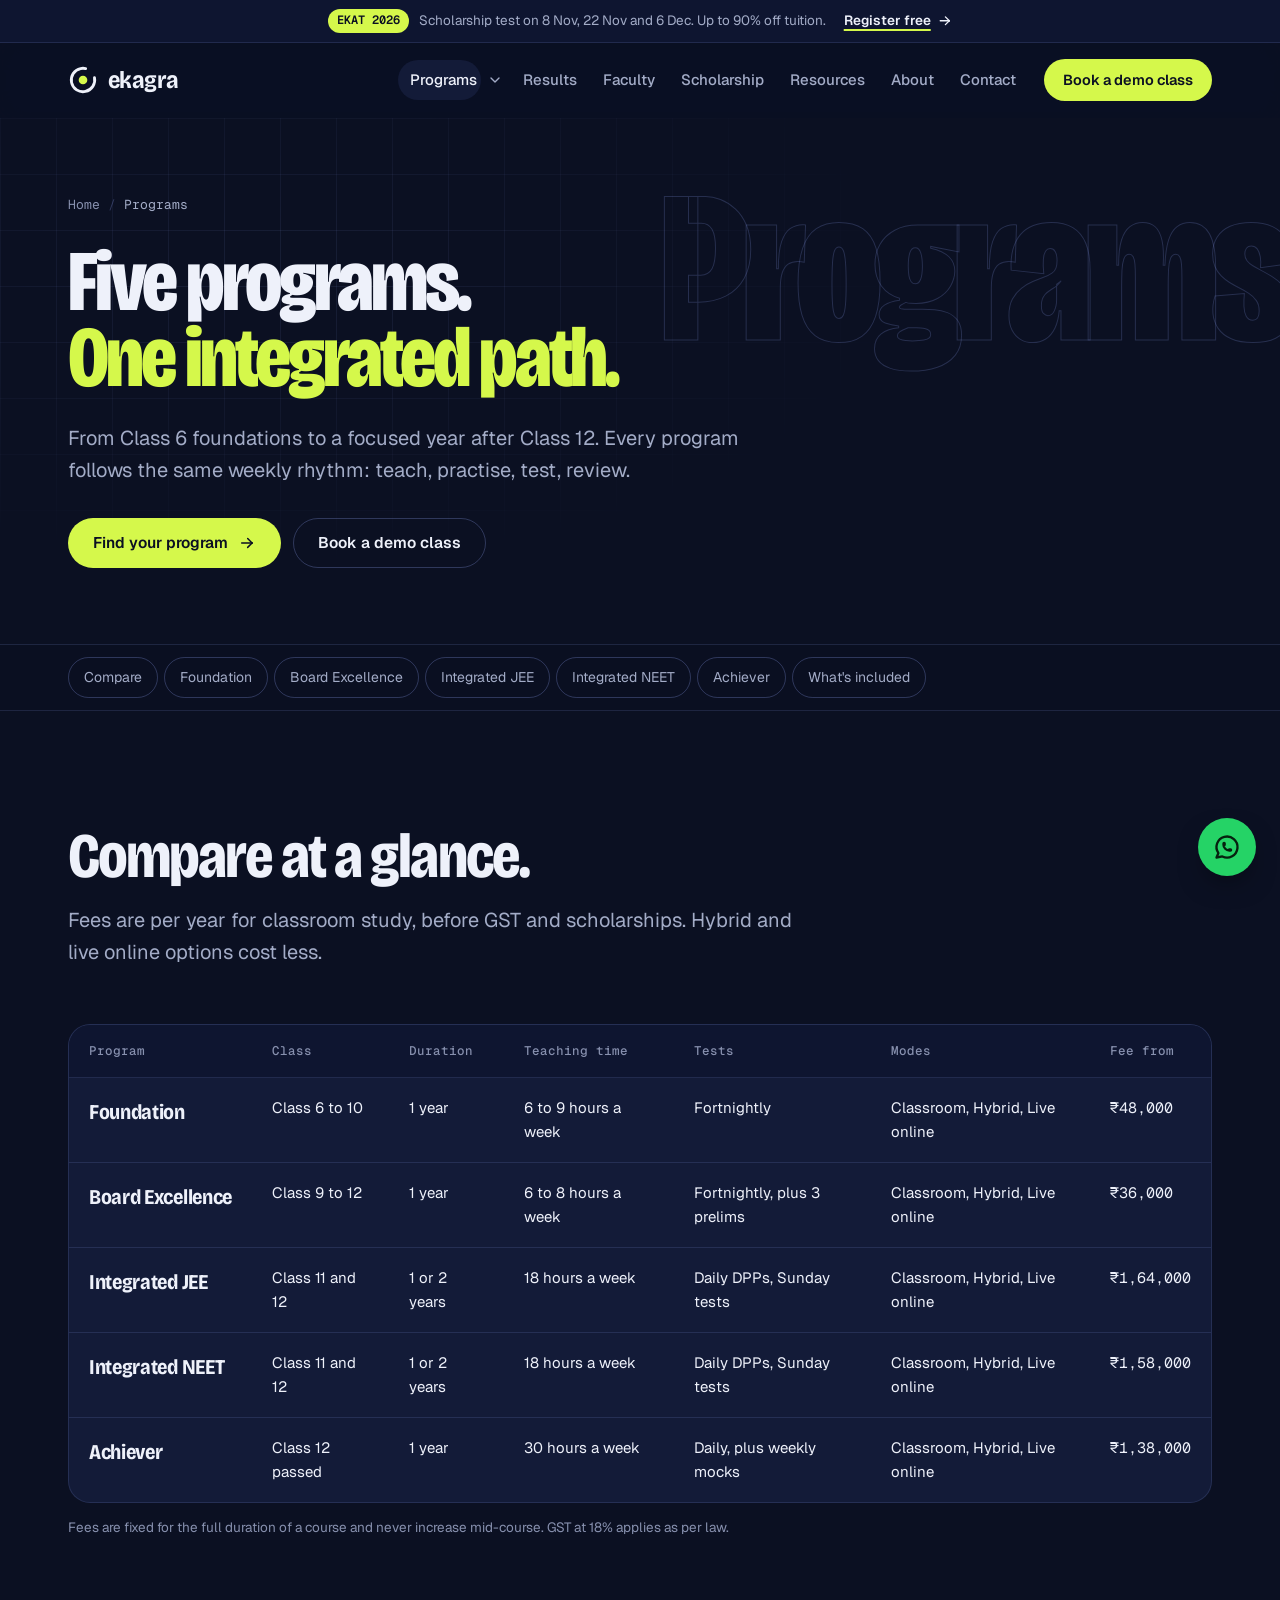
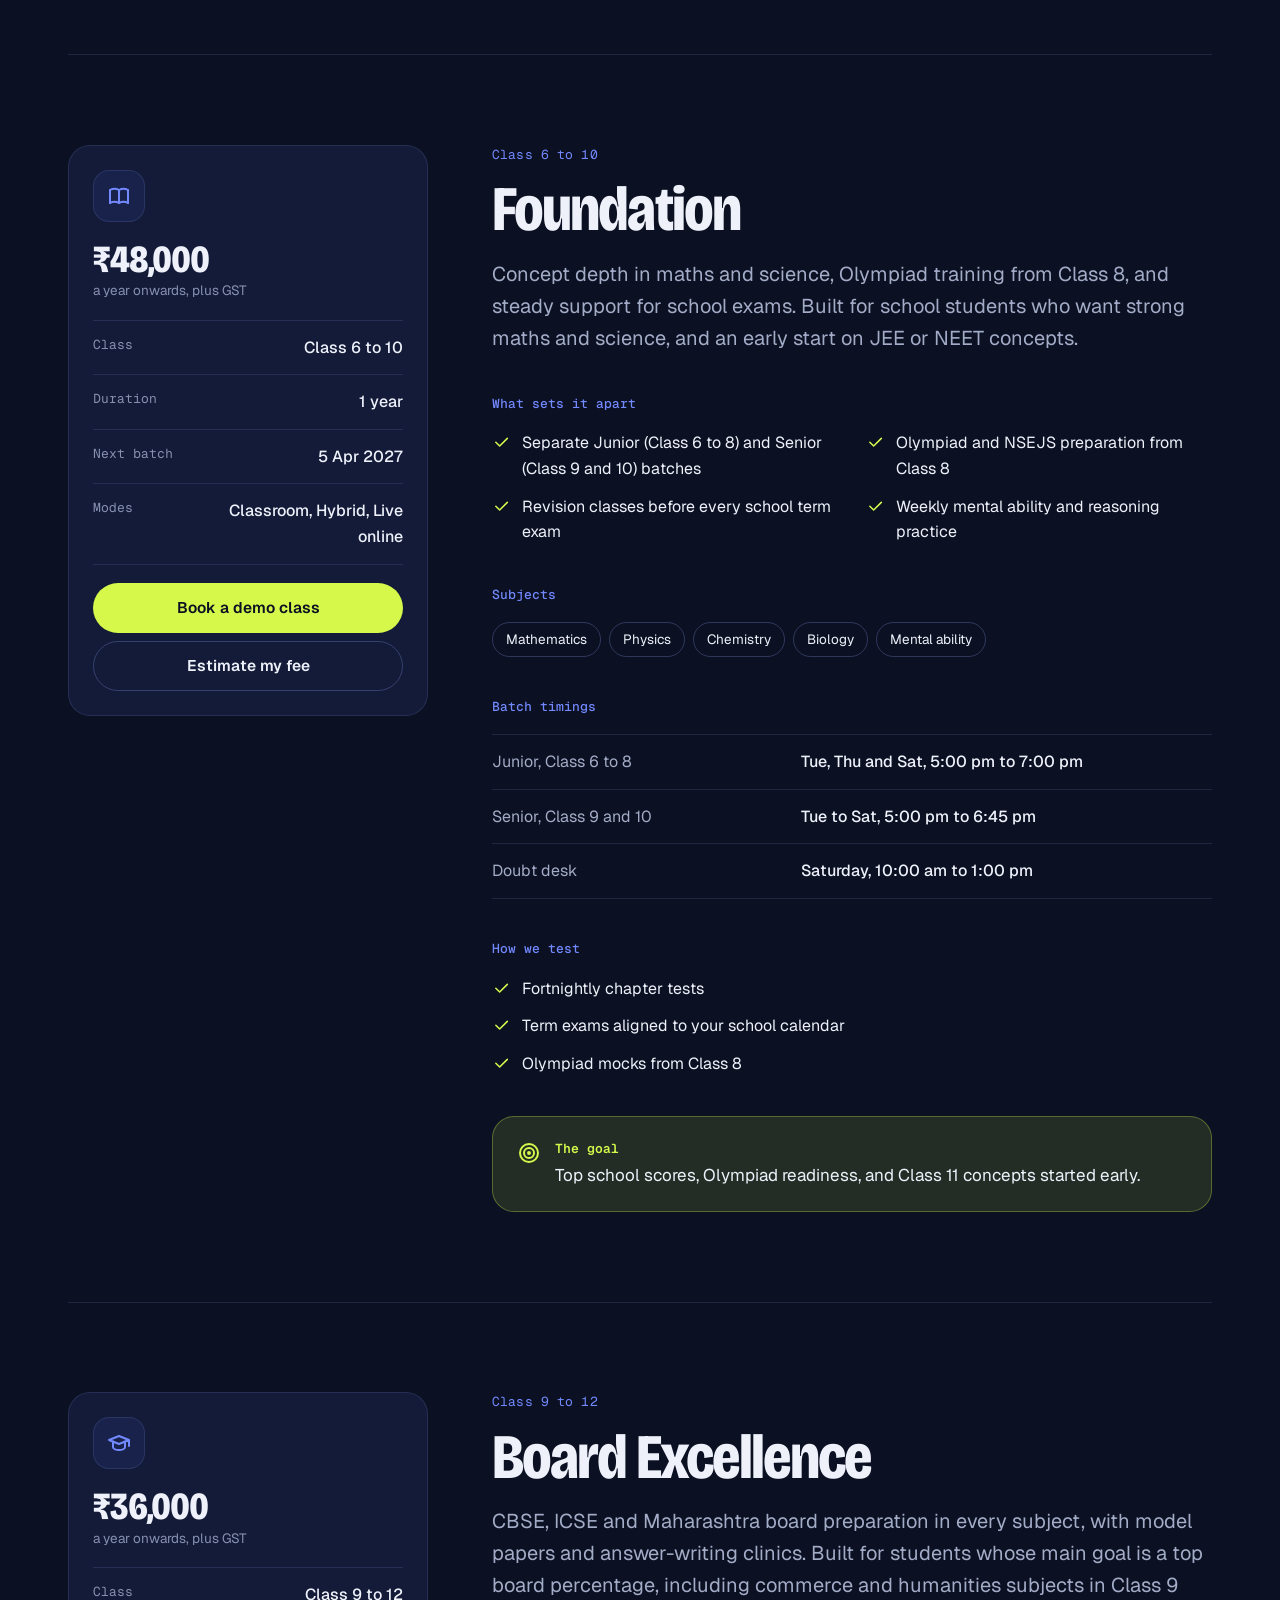
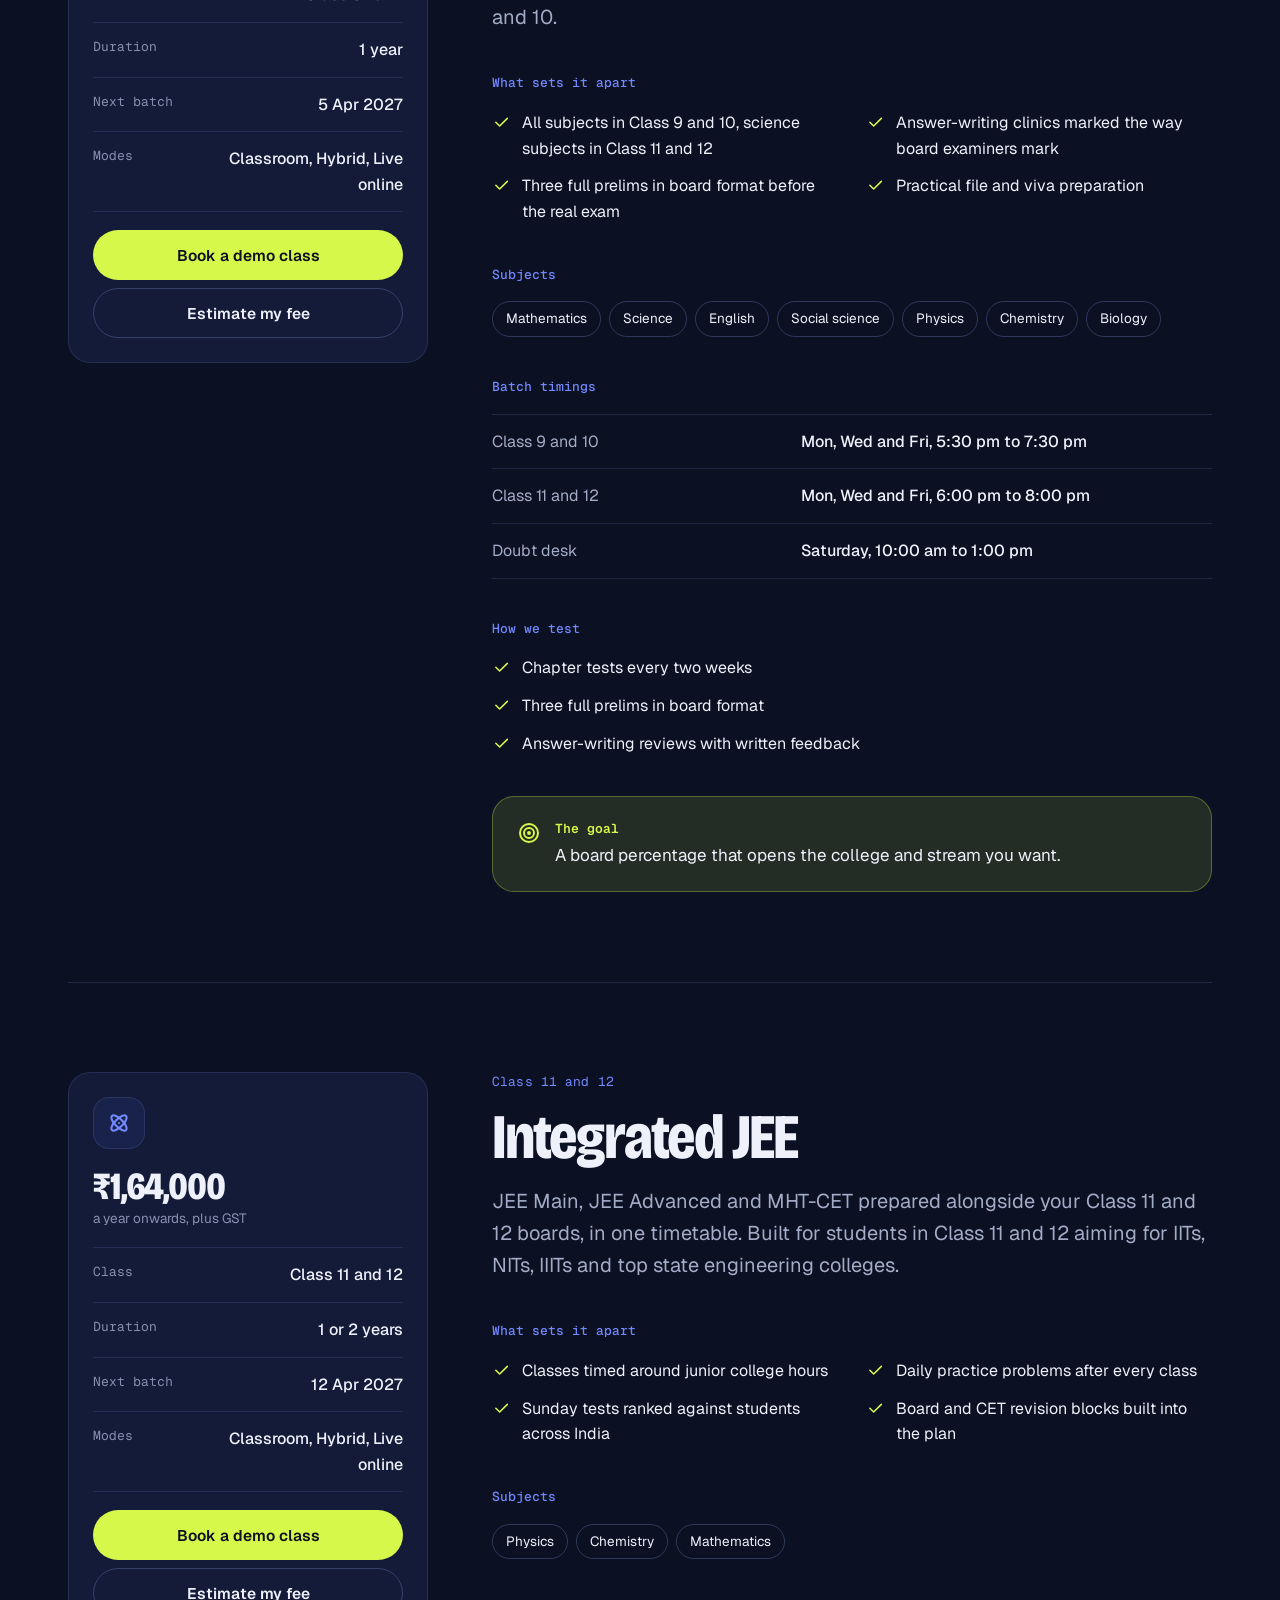
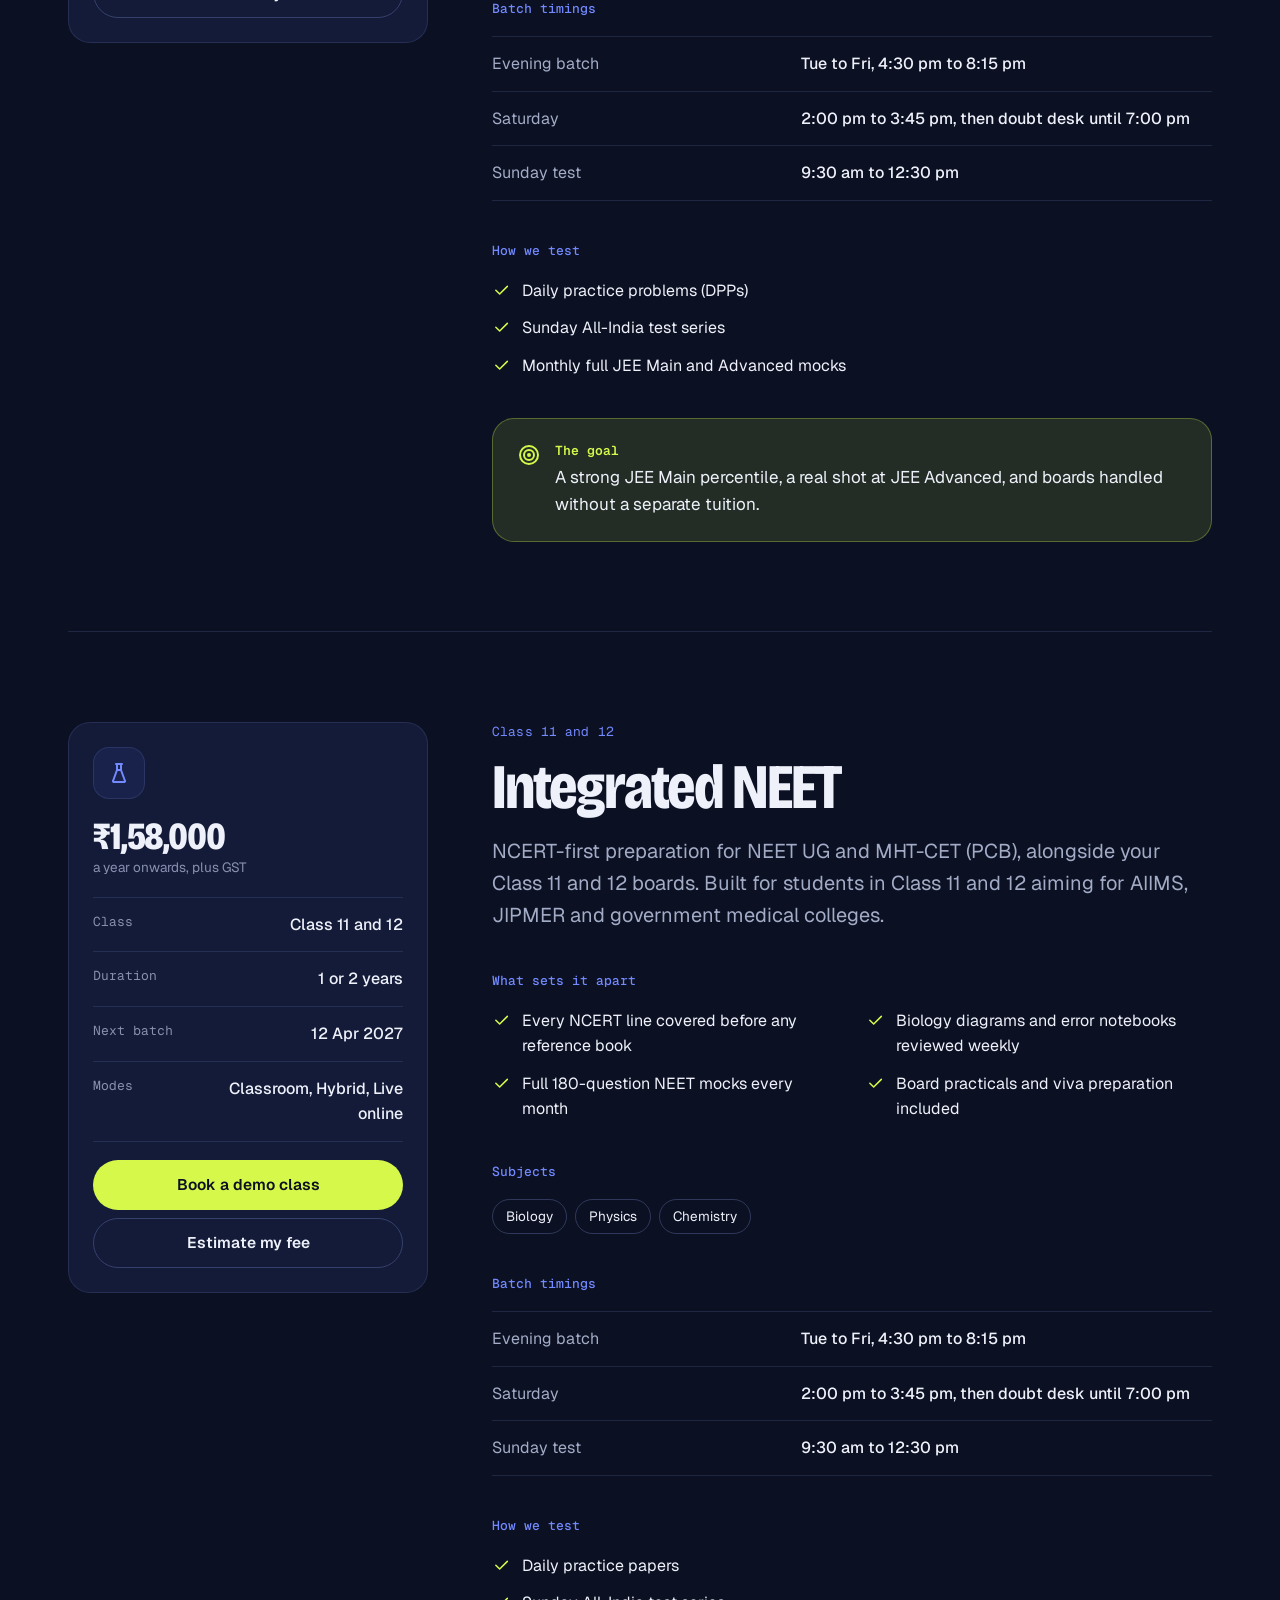
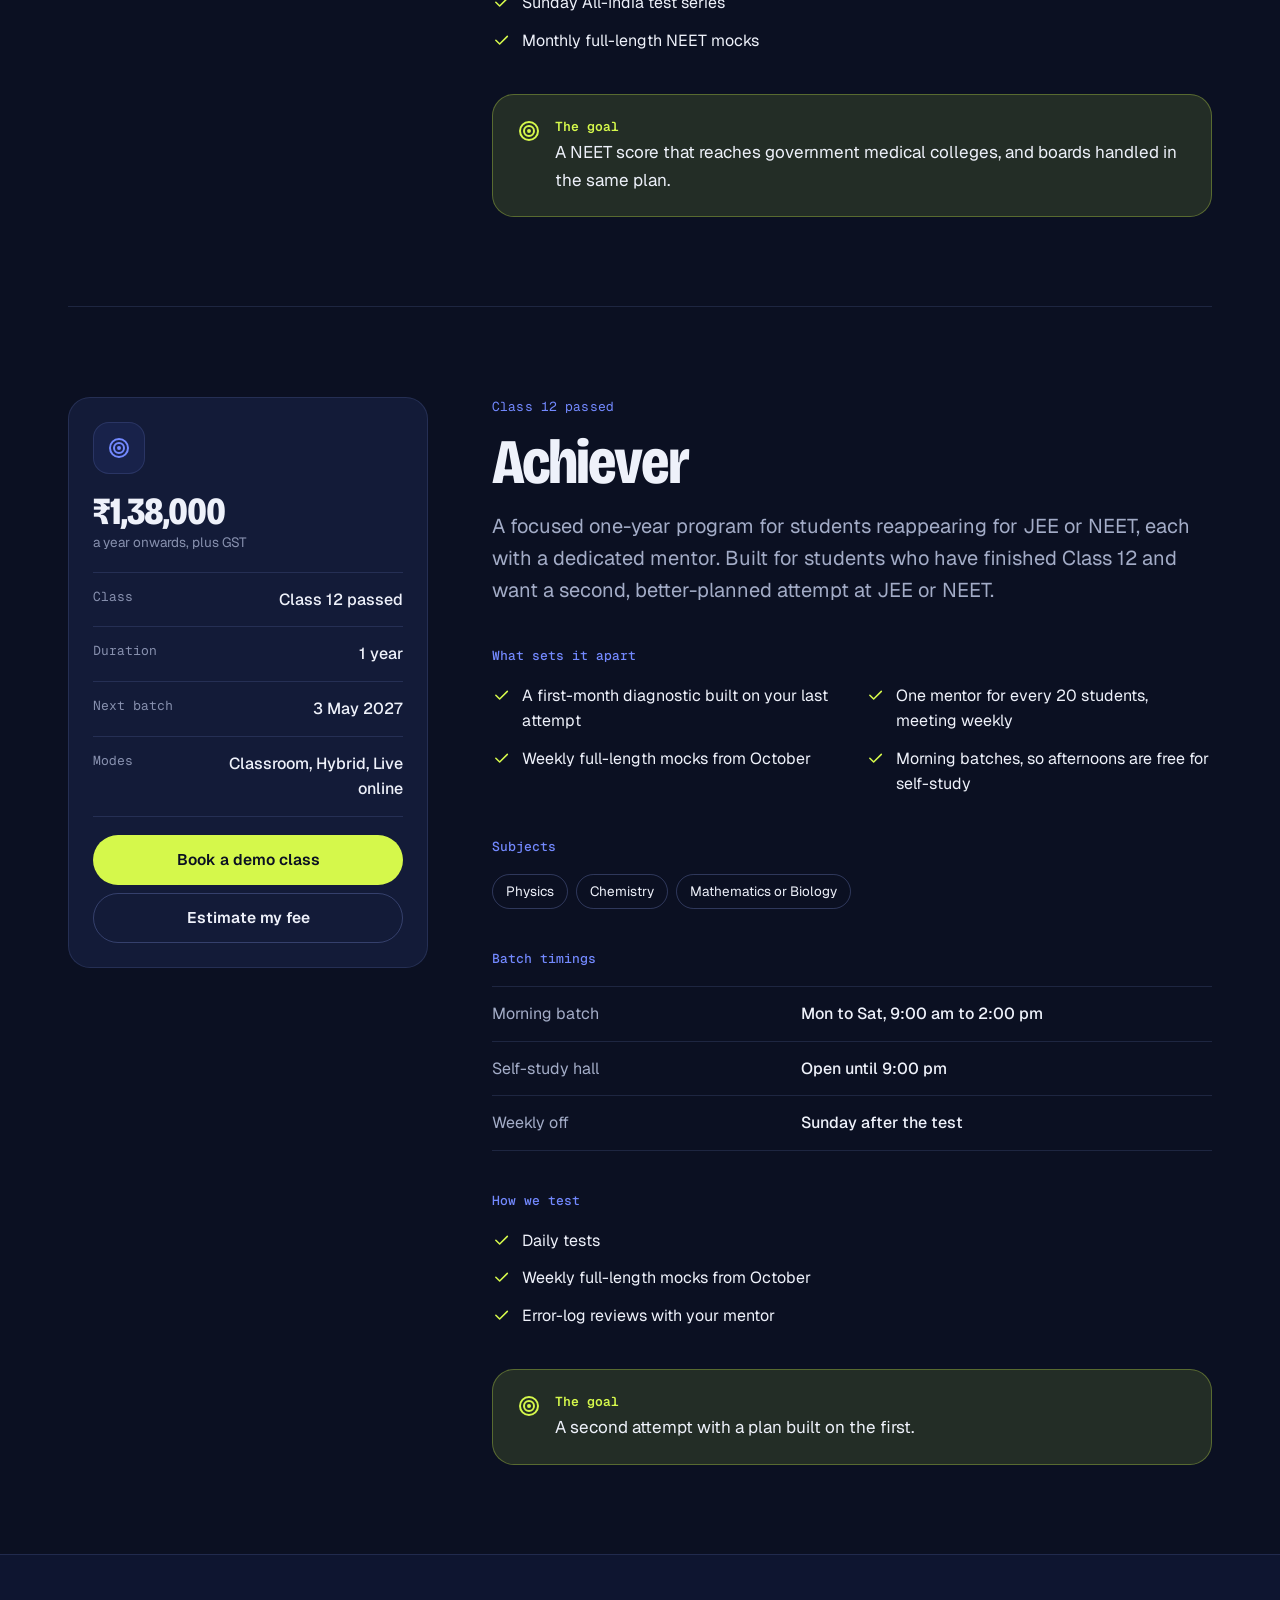
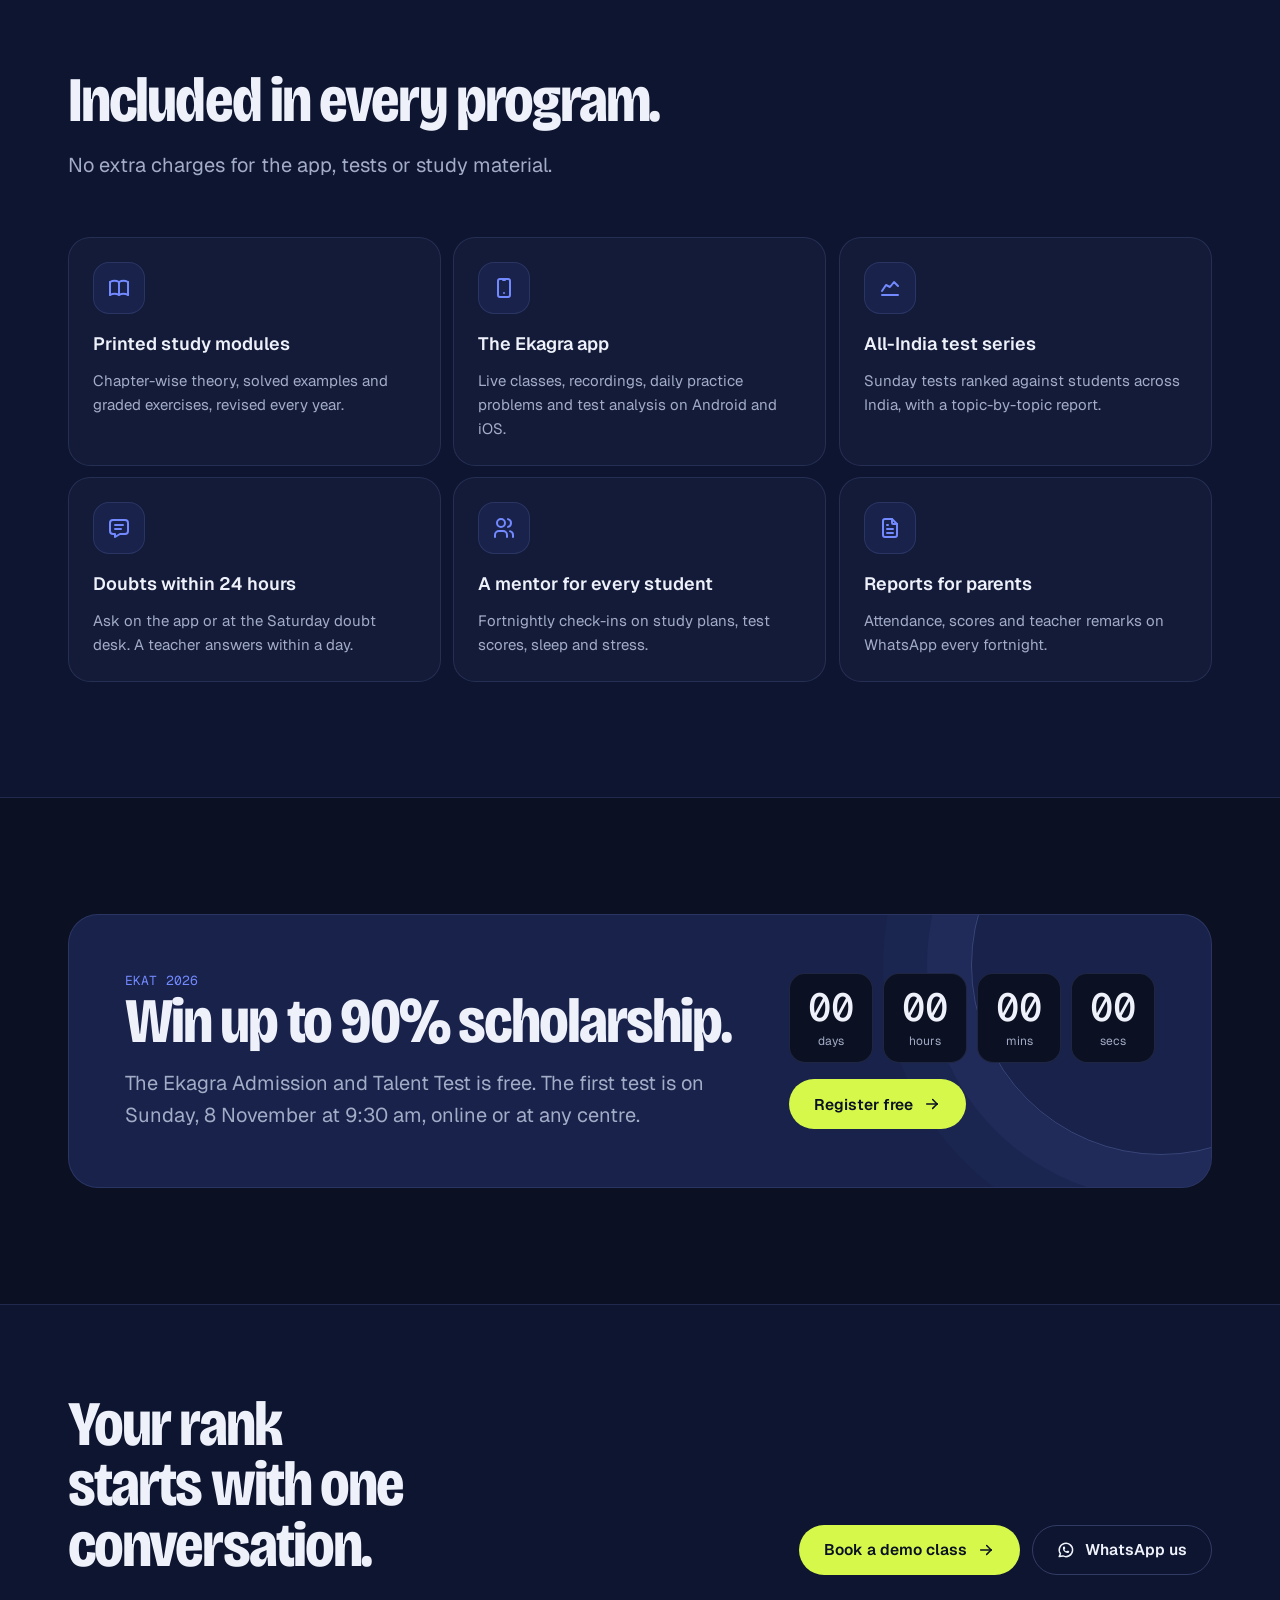
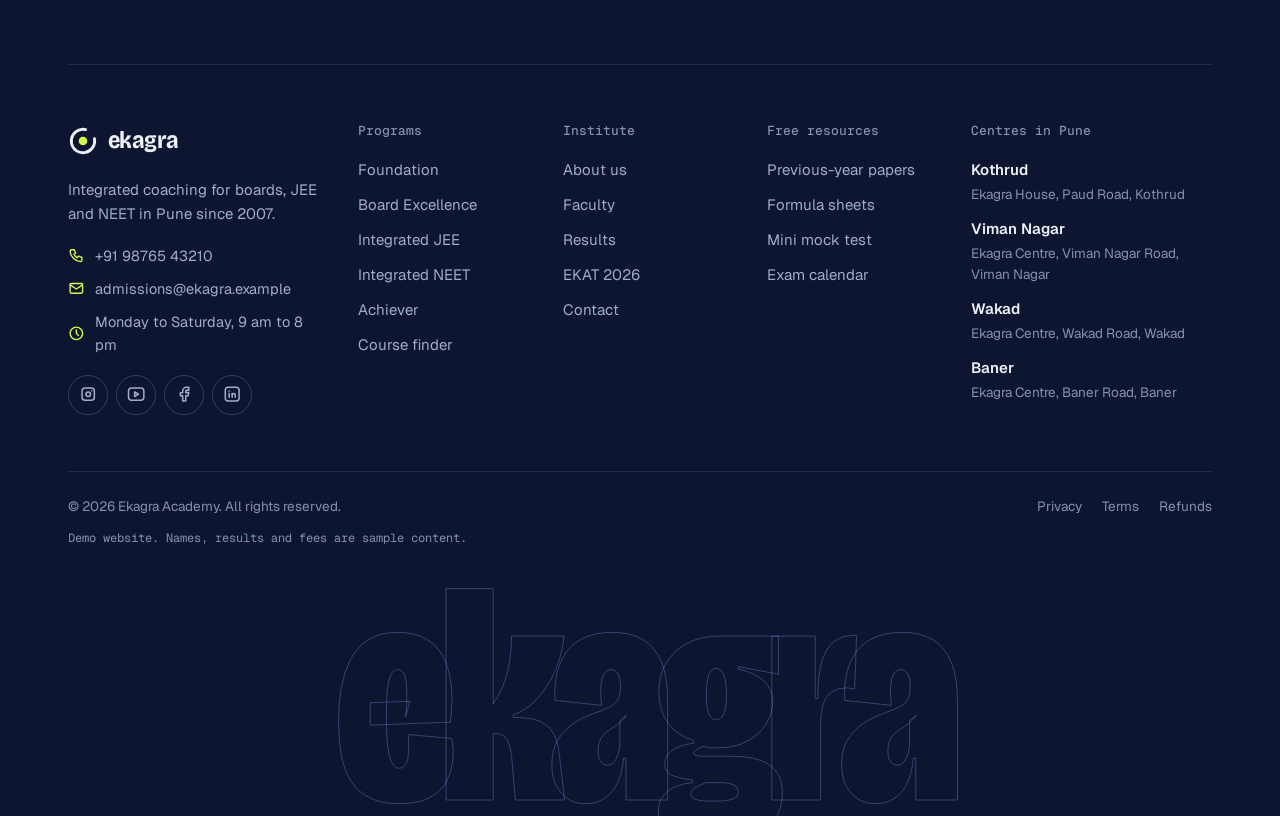
<file: programs.html>
<!doctype html>
<html lang="en-IN">
<head>
<meta charset="utf-8">
<meta name="viewport" content="width=device-width, initial-scale=1, viewport-fit=cover">
<title>Programs: Foundation, Boards, Integrated JEE and NEET | Ekagra Academy</title>
<meta name="description" content="Compare Ekagra programs for Class 6 to 12 and droppers: Foundation, Board Excellence, Integrated JEE, Integrated NEET and Achiever. Timings, tests, fees and next batch dates.">
<link rel="canonical" href="https://ankitxksahoo.github.io/ekagra-academy/programs.html">
<meta name="robots" content="noindex">
<meta name="theme-color" content="#0B1022">
<meta property="og:type" content="website">
<meta property="og:site_name" content="Ekagra Academy">
<meta property="og:title" content="Programs: Foundation, Boards, Integrated JEE and NEET | Ekagra Academy">
<meta property="og:description" content="Compare Ekagra programs for Class 6 to 12 and droppers: Foundation, Board Excellence, Integrated JEE, Integrated NEET and Achiever. Timings, tests, fees and next batch dates.">
<meta property="og:url" content="https://ankitxksahoo.github.io/ekagra-academy/programs.html">
<meta property="og:image" content="https://ankitxksahoo.github.io/ekagra-academy/assets/img/og-image.png">
<meta property="og:locale" content="en_IN">
<meta name="twitter:card" content="summary_large_image">
<link rel="icon" href="assets/img/favicon.svg" type="image/svg+xml">
<link rel="preconnect" href="https://fonts.googleapis.com">
<link rel="preconnect" href="https://fonts.gstatic.com" crossorigin>
<link rel="stylesheet" href="https://fonts.googleapis.com/css2?family=Bricolage+Grotesque:opsz,wdth,wght@12..96,75..100,400..800&family=Geist:wght@400..700&family=Geist+Mono:wght@400..600&display=swap">
<link rel="stylesheet" href="assets/css/styles.css">
<script type="application/ld+json">{"@context":"https://schema.org","@type":"ItemList","itemListElement":[{"@type":"ListItem","position":1,"item":{"@type":"Course","name":"Foundation","description":"Concept depth in maths and science, Olympiad training from Class 8, and steady support for school exams.","provider":{"@type":"EducationalOrganization","name":"Ekagra Academy","sameAs":"https://ankitxksahoo.github.io/ekagra-academy"},"url":"https://ankitxksahoo.github.io/ekagra-academy/programs.html#foundation"}},{"@type":"ListItem","position":2,"item":{"@type":"Course","name":"Board Excellence","description":"CBSE, ICSE and Maharashtra board preparation in every subject, with model papers and answer-writing clinics.","provider":{"@type":"EducationalOrganization","name":"Ekagra Academy","sameAs":"https://ankitxksahoo.github.io/ekagra-academy"},"url":"https://ankitxksahoo.github.io/ekagra-academy/programs.html#boards"}},{"@type":"ListItem","position":3,"item":{"@type":"Course","name":"Integrated JEE","description":"JEE Main, JEE Advanced and MHT-CET prepared alongside your Class 11 and 12 boards, in one timetable.","provider":{"@type":"EducationalOrganization","name":"Ekagra Academy","sameAs":"https://ankitxksahoo.github.io/ekagra-academy"},"url":"https://ankitxksahoo.github.io/ekagra-academy/programs.html#jee"}},{"@type":"ListItem","position":4,"item":{"@type":"Course","name":"Integrated NEET","description":"NCERT-first preparation for NEET UG and MHT-CET (PCB), alongside your Class 11 and 12 boards.","provider":{"@type":"EducationalOrganization","name":"Ekagra Academy","sameAs":"https://ankitxksahoo.github.io/ekagra-academy"},"url":"https://ankitxksahoo.github.io/ekagra-academy/programs.html#neet"}},{"@type":"ListItem","position":5,"item":{"@type":"Course","name":"Achiever","description":"A focused one-year program for students reappearing for JEE or NEET, each with a dedicated mentor.","provider":{"@type":"EducationalOrganization","name":"Ekagra Academy","sameAs":"https://ankitxksahoo.github.io/ekagra-academy"},"url":"https://ankitxksahoo.github.io/ekagra-academy/programs.html#achiever"}}]}</script>
</head>
<body>
<a class="skip" href="#main">Skip to content</a>
<div class="progress-bar" aria-hidden="true"></div>
<svg class="sprite" width="0" height="0" aria-hidden="true" focusable="false"><symbol id="i-arrow" viewBox="0 0 24 24"><path d="M5 12h14"/><path d="M13 18l6-6"/><path d="M13 6l6 6"/></symbol><symbol id="i-arrow-ur" viewBox="0 0 24 24"><path d="M17 7L7 17"/><path d="M8 7h9v9"/></symbol><symbol id="i-phone" viewBox="0 0 24 24"><path d="M5 4h4l2 5l-2.5 1.5a11 11 0 0 0 5 5l1.5-2.5l5 2v4a2 2 0 0 1-2 2a16 16 0 0 1-15-15a2 2 0 0 1 2-2"/></symbol><symbol id="i-mail" viewBox="0 0 24 24"><path d="M3 7a2 2 0 0 1 2-2h14a2 2 0 0 1 2 2v10a2 2 0 0 1-2 2h-14a2 2 0 0 1-2-2v-10z"/><path d="M3 7l9 6l9-6"/></symbol><symbol id="i-pin" viewBox="0 0 24 24"><path d="M9 11a3 3 0 1 0 6 0a3 3 0 0 0-6 0"/><path d="M17.657 16.657l-4.243 4.243a2 2 0 0 1-2.827 0l-4.244-4.243a8 8 0 1 1 11.314 0z"/></symbol><symbol id="i-clock" viewBox="0 0 24 24"><path d="M3 12a9 9 0 1 0 18 0a9 9 0 0 0-18 0"/><path d="M12 7v5l3 3"/></symbol><symbol id="i-calendar" viewBox="0 0 24 24"><path d="M4 7a2 2 0 0 1 2-2h12a2 2 0 0 1 2 2v12a2 2 0 0 1-2 2h-12a2 2 0 0 1-2-2v-12z"/><path d="M16 3v4"/><path d="M8 3v4"/><path d="M4 11h16"/></symbol><symbol id="i-menu" viewBox="0 0 24 24"><path d="M4 7h16"/><path d="M4 12h16"/><path d="M4 17h16"/></symbol><symbol id="i-x" viewBox="0 0 24 24"><path d="M18 6L6 18"/><path d="M6 6l12 12"/></symbol><symbol id="i-check" viewBox="0 0 24 24"><path d="M5 12l5 5L20 7"/></symbol><symbol id="i-check-circle" viewBox="0 0 24 24"><path d="M3 12a9 9 0 1 0 18 0a9 9 0 0 0-18 0"/><path d="M9 12l2 2l4-4"/></symbol><symbol id="i-plus" viewBox="0 0 24 24"><path d="M12 5v14"/><path d="M5 12h14"/></symbol><symbol id="i-chevron" viewBox="0 0 24 24"><path d="M6 9l6 6l6-6"/></symbol><symbol id="i-download" viewBox="0 0 24 24"><path d="M4 17v2a2 2 0 0 0 2 2h12a2 2 0 0 0 2-2v-2"/><path d="M7 11l5 5l5-5"/><path d="M12 4v12"/></symbol><symbol id="i-star" viewBox="0 0 24 24"><path d="M12 17.75l-6.172 3.245l1.179-6.873l-5-4.867l6.9-1l3.086-6.253l3.086 6.253l6.9 1l-5 4.867l1.179 6.873z"/></symbol><symbol id="i-users" viewBox="0 0 24 24"><path d="M5 7a4 4 0 1 0 8 0a4 4 0 1 0-8 0"/><path d="M3 21v-2a4 4 0 0 1 4-4h4a4 4 0 0 1 4 4v2"/><path d="M16 3.13a4 4 0 0 1 0 7.75"/><path d="M21 21v-2a4 4 0 0 0-3-3.85"/></symbol><symbol id="i-chart" viewBox="0 0 24 24"><path d="M4 19h16"/><path d="M4 15l4-6l4 2l4-5l4 4"/></symbol><symbol id="i-help" viewBox="0 0 24 24"><path d="M8 9h8"/><path d="M8 13h6"/><path d="M18 4a3 3 0 0 1 3 3v8a3 3 0 0 1-3 3h-5l-5 3v-3h-2a3 3 0 0 1-3-3v-8a3 3 0 0 1 3-3h12z"/></symbol><symbol id="i-device" viewBox="0 0 24 24"><path d="M6 5a2 2 0 0 1 2-2h8a2 2 0 0 1 2 2v14a2 2 0 0 1-2 2h-8a2 2 0 0 1-2-2v-14z"/><path d="M11 4h2"/><path d="M12 17v.01"/></symbol><symbol id="i-book" viewBox="0 0 24 24"><path d="M3 19a9 9 0 0 1 9 0a9 9 0 0 1 9 0"/><path d="M3 6a9 9 0 0 1 9 0a9 9 0 0 1 9 0"/><path d="M3 6v13"/><path d="M12 6v13"/><path d="M21 6v13"/></symbol><symbol id="i-school" viewBox="0 0 24 24"><path d="M22 9l-10-4l-10 4l10 4l10-4v6"/><path d="M6 10.6v5.4a6 3 0 0 0 12 0v-5.4"/></symbol><symbol id="i-notebook" viewBox="0 0 24 24"><path d="M6 4h11a2 2 0 0 1 2 2v12a2 2 0 0 1-2 2h-11a1 1 0 0 1-1-1v-14a1 1 0 0 1 1-1m3 0v16"/><path d="M13 8h2"/><path d="M13 12h2"/></symbol><symbol id="i-atom" viewBox="0 0 24 24"><path d="M12 12v.01"/><path d="M19.071 4.929c-1.562-1.562-6 .337-9.9 4.243c-3.905 3.905-5.804 8.337-4.242 9.9c1.562 1.561 6-.338 9.9-4.244c3.905-3.905 5.804-8.337 4.242-9.9"/><path d="M4.929 4.929c-1.562 1.562 .337 6 4.243 9.9c3.905 3.905 8.337 5.804 9.9 4.242c1.561-1.562-.338-6-4.244-9.9c-3.905-3.905-8.337-5.804-9.9-4.242"/></symbol><symbol id="i-flask" viewBox="0 0 24 24"><path d="M9 3h6"/><path d="M10 9h4"/><path d="M10 3v6l-4 11a.7 .7 0 0 0 .5 1h11a.7 .7 0 0 0 .5-1l-4-11v-6"/></symbol><symbol id="i-target" viewBox="0 0 24 24"><path d="M11 12a1 1 0 1 0 2 0a1 1 0 1 0-2 0"/><path d="M7 12a5 5 0 1 0 10 0a5 5 0 1 0-10 0"/><path d="M3 12a9 9 0 1 0 18 0a9 9 0 1 0-18 0"/></symbol><symbol id="i-whatsapp" viewBox="0 0 24 24"><path d="M3 21l1.65-3.8a9 9 0 1 1 3.4 2.9l-5.05.9"/><path d="M9 10a.5 .5 0 0 0 1 0v-1a.5 .5 0 0 0-1 0v1a5 5 0 0 0 5 5h1a.5 .5 0 0 0 0-1h-1a.5 .5 0 0 0 0 1"/></symbol><symbol id="i-instagram" viewBox="0 0 24 24"><path d="M4 8a4 4 0 0 1 4-4h8a4 4 0 0 1 4 4v8a4 4 0 0 1-4 4h-8a4 4 0 0 1-4-4z"/><path d="M9 12a3 3 0 1 0 6 0a3 3 0 0 0-6 0"/><path d="M16.5 7.5v.01"/></symbol><symbol id="i-youtube" viewBox="0 0 24 24"><path d="M2 8a4 4 0 0 1 4-4h12a4 4 0 0 1 4 4v8a4 4 0 0 1-4 4h-12a4 4 0 0 1-4-4v-8z"/><path d="M10 9l5 3l-5 3z"/></symbol><symbol id="i-facebook" viewBox="0 0 24 24"><path d="M7 10v4h3v7h4v-7h3l1-4h-4v-2a1 1 0 0 1 1-1h3v-4h-3a5 5 0 0 0-5 5v2h-3"/></symbol><symbol id="i-linkedin" viewBox="0 0 24 24"><path d="M8 11v5"/><path d="M8 8v.01"/><path d="M12 16v-5"/><path d="M16 16v-3a2 2 0 1 0-4 0"/><path d="M3 7a4 4 0 0 1 4-4h10a4 4 0 0 1 4 4v10a4 4 0 0 1-4 4h-10a4 4 0 0 1-4-4z"/></symbol><symbol id="i-play" viewBox="0 0 24 24"><path d="M7 4v16l13-8z"/></symbol><symbol id="i-pause" viewBox="0 0 24 24"><path d="M6 6a1 1 0 0 1 1-1h2a1 1 0 0 1 1 1v12a1 1 0 0 1-1 1h-2a1 1 0 0 1-1-1z"/><path d="M14 6a1 1 0 0 1 1-1h2a1 1 0 0 1 1 1v12a1 1 0 0 1-1 1h-2a1 1 0 0 1-1-1z"/></symbol><symbol id="i-search" viewBox="0 0 24 24"><path d="M3 10a7 7 0 1 0 14 0a7 7 0 1 0-14 0"/><path d="M21 21l-6-6"/></symbol><symbol id="i-external" viewBox="0 0 24 24"><path d="M12 6h-6a2 2 0 0 0-2 2v10a2 2 0 0 0 2 2h10a2 2 0 0 0 2-2v-6"/><path d="M11 13l9-9"/><path d="M15 4h5v5"/></symbol><symbol id="i-file" viewBox="0 0 24 24"><path d="M14 3v4a1 1 0 0 0 1 1h4"/><path d="M17 21h-10a2 2 0 0 1-2-2v-14a2 2 0 0 1 2-2h7l5 5v11a2 2 0 0 1-2 2z"/><path d="M9 9h1"/><path d="M9 13h6"/><path d="M9 17h6"/></symbol><symbol id="i-info" viewBox="0 0 24 24"><path d="M3 12a9 9 0 1 0 18 0a9 9 0 0 0-18 0"/><path d="M12 9h.01"/><path d="M11 12h1v4h1"/></symbol><symbol id="i-shield" viewBox="0 0 24 24"><path d="M11.46 20.846a12 12 0 0 1-7.96-14.846a12 12 0 0 0 8.5-3a12 12 0 0 0 8.5 3a12 12 0 0 1-.09 7.06"/><path d="M15 19l2 2l4-4"/></symbol><symbol id="i-percent" viewBox="0 0 24 24"><path d="M16 17a1 1 0 1 0 2 0a1 1 0 1 0-2 0"/><path d="M6 7a1 1 0 1 0 2 0a1 1 0 1 0-2 0"/><path d="M6 18l12-12"/></symbol><symbol id="i-lock" viewBox="0 0 24 24"><path d="M5 13a2 2 0 0 1 2-2h10a2 2 0 0 1 2 2v6a2 2 0 0 1-2 2h-10a2 2 0 0 1-2-2v-6z"/><path d="M11 16a1 1 0 1 0 2 0a1 1 0 0 0-2 0"/><path d="M8 11v-4a4 4 0 1 1 8 0v4"/></symbol><symbol id="i-refresh" viewBox="0 0 24 24"><path d="M20 11a8.1 8.1 0 0 0-15.5-2m-.5-4v4h4"/><path d="M4 13a8.1 8.1 0 0 0 15.5 2m.5 4v-4h-4"/></symbol><symbol id="i-building" viewBox="0 0 24 24"><path d="M3 21h18"/><path d="M9 8h1"/><path d="M9 12h1"/><path d="M9 16h1"/><path d="M14 8h1"/><path d="M14 12h1"/><path d="M14 16h1"/><path d="M5 21v-16a2 2 0 0 1 2-2h10a2 2 0 0 1 2 2v16"/></symbol><symbol id="i-calculator" viewBox="0 0 24 24"><path d="M4 5a2 2 0 0 1 2-2h12a2 2 0 0 1 2 2v14a2 2 0 0 1-2 2h-12a2 2 0 0 1-2-2z"/><path d="M8 8a1 1 0 0 1 1-1h6a1 1 0 0 1 1 1v1a1 1 0 0 1-1 1h-6a1 1 0 0 1-1-1z"/><path d="M8 14v.01"/><path d="M12 14v.01"/><path d="M16 14v.01"/><path d="M8 17v.01"/><path d="M12 17v.01"/><path d="M16 17v.01"/></symbol><symbol id="i-trophy" viewBox="0 0 24 24"><path d="M8 21h8"/><path d="M12 17v4"/><path d="M7 4h10"/><path d="M17 4v8a5 5 0 0 1-10 0v-8"/><path d="M3 9a2 2 0 1 0 4 0a2 2 0 1 0-4 0"/><path d="M17 9a2 2 0 1 0 4 0a2 2 0 1 0-4 0"/></symbol><symbol id="i-copy" viewBox="0 0 24 24"><path d="M7 9.667a2.667 2.667 0 0 1 2.667-2.667h8.666a2.667 2.667 0 0 1 2.667 2.667v8.666a2.667 2.667 0 0 1-2.667 2.667h-8.666a2.667 2.667 0 0 1-2.667-2.667z"/><path d="M4.012 16.737a2 2 0 0 1-1.012-1.737v-10c0-1.1 .9-2 2-2h10c.75 0 1.158 .385 1.5 1"/></symbol></svg>
<div class="topbar"><div class="wrap topbar-in"><p><span class="topbar-tag">EKAT 2026</span><span>Scholarship test on 8 Nov, 22 Nov and 6 Dec. Up to 90% off tuition.</span></p><a href="scholarship-test.html">Register free<svg class="ico" aria-hidden="true" focusable="false"><use href="#i-arrow"/></svg></a></div></div>
<header class="site-header" data-header>
  <div class="wrap nav">
    <a class="logo" href="index.html" aria-label="Ekagra Academy home"><svg class="mark" viewBox="0 0 32 32" aria-hidden="true" focusable="false"><circle cx="16" cy="16" r="12.5" fill="none" stroke="currentColor" stroke-width="3" stroke-linecap="round" stroke-dasharray="64 14.54" transform="rotate(-12 16 16)"/><circle class="mark-dot" cx="16" cy="16" r="4.6"/></svg><span>ekagra</span></a>
    <nav class="nav-main" aria-label="Main"><ul class="nav-links"><li class="has-dd"><a class="nav-a" href="programs.html" aria-current="page">Programs</a><button class="dd-toggle" type="button" aria-expanded="false" aria-controls="dd-programs" aria-label="Show all programs"><svg class="ico" aria-hidden="true" focusable="false"><use href="#i-chevron"/></svg></button>
<div class="dd" id="dd-programs"><ul class="dd-list"><li><a href="programs.html#foundation"><span class="dd-ico"><svg class="ico" aria-hidden="true" focusable="false"><use href="#i-book"/></svg></span><span><b>Foundation</b><small>Class 6 to 10</small></span></a></li><li><a href="programs.html#boards"><span class="dd-ico"><svg class="ico" aria-hidden="true" focusable="false"><use href="#i-school"/></svg></span><span><b>Board Excellence</b><small>Class 9 to 12</small></span></a></li><li><a href="programs.html#jee"><span class="dd-ico"><svg class="ico" aria-hidden="true" focusable="false"><use href="#i-atom"/></svg></span><span><b>Integrated JEE</b><small>Class 11 and 12</small></span></a></li><li><a href="programs.html#neet"><span class="dd-ico"><svg class="ico" aria-hidden="true" focusable="false"><use href="#i-flask"/></svg></span><span><b>Integrated NEET</b><small>Class 11 and 12</small></span></a></li><li><a href="programs.html#achiever"><span class="dd-ico"><svg class="ico" aria-hidden="true" focusable="false"><use href="#i-target"/></svg></span><span><b>Achiever</b><small>Class 12 passed</small></span></a></li></ul><a class="dd-card" href="course-finder.html"><span class="tag-mono">Not sure which one?</span><b>Try the course finder</b><span>Three questions. Batch, fee and scholarship in one view.</span><svg class="ico ico--arrow" aria-hidden="true" focusable="false"><use href="#i-arrow"/></svg></a></div></li><li><a class="nav-a" href="results.html">Results</a></li><li><a class="nav-a" href="faculty.html">Faculty</a></li><li><a class="nav-a" href="scholarship-test.html">Scholarship</a></li><li><a class="nav-a" href="resources.html">Resources</a></li><li><a class="nav-a" href="about.html">About</a></li><li><a class="nav-a" href="contact.html">Contact</a></li></ul></nav>
    <a class="nav-phone" href="tel:+919876543210"><svg class="ico" aria-hidden="true" focusable="false"><use href="#i-phone"/></svg><span>+91 98765 43210</span></a>
    <button class="btn btn--lime btn--sm nav-cta" type="button" data-enquire data-magnetic>Book a demo class</button>
    <button class="menu-btn" type="button" data-menu aria-expanded="false" aria-controls="mobile-menu" aria-label="Open menu"><svg class="ico ico--open" aria-hidden="true" focusable="false"><use href="#i-menu"/></svg><svg class="ico ico--close" aria-hidden="true" focusable="false"><use href="#i-x"/></svg></button>
  </div>
  <div class="mobile-menu" id="mobile-menu" hidden>
    <div class="wrap">
      <ul class="mm-links"><li><a href="programs.html" aria-current="page">Programs<svg class="ico" aria-hidden="true" focusable="false"><use href="#i-arrow"/></svg></a></li><li><a href="results.html">Results<svg class="ico" aria-hidden="true" focusable="false"><use href="#i-arrow"/></svg></a></li><li><a href="faculty.html">Faculty<svg class="ico" aria-hidden="true" focusable="false"><use href="#i-arrow"/></svg></a></li><li><a href="scholarship-test.html">Scholarship<svg class="ico" aria-hidden="true" focusable="false"><use href="#i-arrow"/></svg></a></li><li><a href="resources.html">Resources<svg class="ico" aria-hidden="true" focusable="false"><use href="#i-arrow"/></svg></a></li><li><a href="about.html">About<svg class="ico" aria-hidden="true" focusable="false"><use href="#i-arrow"/></svg></a></li><li><a href="contact.html">Contact<svg class="ico" aria-hidden="true" focusable="false"><use href="#i-arrow"/></svg></a></li></ul>
      <div class="mm-actions">
        <button class="btn btn--lime btn--block" type="button" data-enquire>Book a demo class</button>
        <a class="btn btn--ghost btn--block" href="tel:+919876543210"><svg class="ico" aria-hidden="true" focusable="false"><use href="#i-phone"/></svg>+91 98765 43210</a>
      </div>
    </div>
  </div>
</header>
<main id="main">
<section class="page-hero grid-bg">
  <span class="hero-word" aria-hidden="true">Programs</span>
  <div class="wrap">
    <nav aria-label="Breadcrumb"><ol class="crumbs"><li><a href="index.html">Home</a></li><li aria-current="page">Programs</li></ol></nav>
    <h1 class="display h-page">Five programs. <span class="line hl">One integrated path.</span></h1>
    <p class="lede">From Class 6 foundations to a focused year after Class 12. Every program follows the same weekly rhythm: teach, practise, test, review.</p>
    <div class="page-hero-actions"><a class="btn btn--lime" href="course-finder.html">Find your program<svg class="ico ico--arrow" aria-hidden="true" focusable="false"><use href="#i-arrow"/></svg></a><button class="btn btn--ghost" type="button" data-enquire>Book a demo class</button></div>
  </div>
</section>

<nav class="subnav" aria-label="On this page">
  <div class="wrap"><ul>
    <li><a href="#compare">Compare</a></li>
    <li><a href="#foundation">Foundation</a></li><li><a href="#boards">Board Excellence</a></li><li><a href="#jee">Integrated JEE</a></li><li><a href="#neet">Integrated NEET</a></li><li><a href="#achiever">Achiever</a></li>
    <li><a href="#included">What's included</a></li>
  </ul></div>
</nav>

<section class="section" id="compare" aria-labelledby="compare-h">
  <div class="wrap">
    <div class="sec-head"><h2 class="h2" id="compare-h">Compare at a glance.</h2><p class="lede">Fees are per year for classroom study, before GST and scholarships. Hybrid and live online options cost less.</p></div>
    <div class="table-wrap" tabindex="0" role="region" aria-labelledby="compare-h">
      <table class="table">
        <thead><tr><th scope="col">Program</th><th scope="col">Class</th><th scope="col">Duration</th><th scope="col">Teaching time</th><th scope="col">Tests</th><th scope="col">Modes</th><th scope="col">Fee from</th></tr></thead>
        <tbody><tr>
  <td class="t-name"><a href="#foundation">Foundation</a></td>
  <td>Class 6 to 10</td>
  <td>1 year</td>
  <td>6 to 9 hours a week</td>
  <td>Fortnightly</td>
  <td>Classroom, Hybrid, Live online</td>
  <td class="t-fee">₹48,000</td>
</tr><tr>
  <td class="t-name"><a href="#boards">Board Excellence</a></td>
  <td>Class 9 to 12</td>
  <td>1 year</td>
  <td>6 to 8 hours a week</td>
  <td>Fortnightly, plus 3 prelims</td>
  <td>Classroom, Hybrid, Live online</td>
  <td class="t-fee">₹36,000</td>
</tr><tr>
  <td class="t-name"><a href="#jee">Integrated JEE</a></td>
  <td>Class 11 and 12</td>
  <td>1 or 2 years</td>
  <td>18 hours a week</td>
  <td>Daily DPPs, Sunday tests</td>
  <td>Classroom, Hybrid, Live online</td>
  <td class="t-fee">₹1,64,000</td>
</tr><tr>
  <td class="t-name"><a href="#neet">Integrated NEET</a></td>
  <td>Class 11 and 12</td>
  <td>1 or 2 years</td>
  <td>18 hours a week</td>
  <td>Daily DPPs, Sunday tests</td>
  <td>Classroom, Hybrid, Live online</td>
  <td class="t-fee">₹1,58,000</td>
</tr><tr>
  <td class="t-name"><a href="#achiever">Achiever</a></td>
  <td>Class 12 passed</td>
  <td>1 year</td>
  <td>30 hours a week</td>
  <td>Daily, plus weekly mocks</td>
  <td>Classroom, Hybrid, Live online</td>
  <td class="t-fee">₹1,38,000</td>
</tr></tbody>
      </table>
    </div>
    <p class="table-note">Fees are fixed for the full duration of a course and never increase mid-course. GST at 18% applies as per law.</p>
  </div>
</section>

<div class="wrap"><div class="pd" id="foundation">
  <aside class="pd-aside" aria-label="Foundation at a glance">
    <span class="icon-tile"><svg class="ico" aria-hidden="true" focusable="false"><use href="#i-book"/></svg></span>
    <div class="pd-fee"><b>₹48,000</b><span>a year onwards, plus GST</span></div>
    <dl class="kv">
      <div><dt>Class</dt><dd>Class 6 to 10</dd></div>
      <div><dt>Duration</dt><dd>1 year</dd></div>
      <div><dt>Next batch</dt><dd>5 Apr 2027</dd></div>
      <div><dt>Modes</dt><dd>Classroom, Hybrid, Live online</dd></div>
    </dl>
    <div class="pd-actions">
      <button class="btn btn--lime btn--block" type="button" data-enquire data-goal="Foundation">Book a demo class</button>
      <a class="btn btn--ghost btn--block" href="course-finder.html" data-finder-preset="stage=9-10&amp;goal=jee">Estimate my fee</a>
    </div>
  </aside>
  <div class="pd-main">
    <p class="tag-mono">Class 6 to 10</p>
    <h2 class="h2" style="margin-top:14px">Foundation</h2>
    <p class="lede">Concept depth in maths and science, Olympiad training from Class 8, and steady support for school exams. Built for school students who want strong maths and science, and an early start on JEE or NEET concepts.</p>
    <div class="pd-block"><h3>What sets it apart</h3><ul class="checks checks--2"><li><svg class="ico" aria-hidden="true" focusable="false"><use href="#i-check"/></svg><span>Separate Junior (Class 6 to 8) and Senior (Class 9 and 10) batches</span></li><li><svg class="ico" aria-hidden="true" focusable="false"><use href="#i-check"/></svg><span>Olympiad and NSEJS preparation from Class 8</span></li><li><svg class="ico" aria-hidden="true" focusable="false"><use href="#i-check"/></svg><span>Revision classes before every school term exam</span></li><li><svg class="ico" aria-hidden="true" focusable="false"><use href="#i-check"/></svg><span>Weekly mental ability and reasoning practice</span></li></ul></div>
    <div class="pd-block"><h3>Subjects</h3><div class="chips"><span class="chip">Mathematics</span><span class="chip">Physics</span><span class="chip">Chemistry</span><span class="chip">Biology</span><span class="chip">Mental ability</span></div></div>
    <div class="pd-block"><h3>Batch timings</h3><dl class="rows"><div><dt>Junior, Class 6 to 8</dt><dd>Tue, Thu and Sat, 5:00 pm to 7:00 pm</dd></div><div><dt>Senior, Class 9 and 10</dt><dd>Tue to Sat, 5:00 pm to 6:45 pm</dd></div><div><dt>Doubt desk</dt><dd>Saturday, 10:00 am to 1:00 pm</dd></div></dl></div>
    <div class="pd-block"><h3>How we test</h3><ul class="checks"><li><svg class="ico" aria-hidden="true" focusable="false"><use href="#i-check"/></svg><span>Fortnightly chapter tests</span></li><li><svg class="ico" aria-hidden="true" focusable="false"><use href="#i-check"/></svg><span>Term exams aligned to your school calendar</span></li><li><svg class="ico" aria-hidden="true" focusable="false"><use href="#i-check"/></svg><span>Olympiad mocks from Class 8</span></li></ul></div>
    <div class="outcome"><svg class="ico" aria-hidden="true" focusable="false"><use href="#i-target"/></svg><p><b>The goal</b>Top school scores, Olympiad readiness, and Class 11 concepts started early.</p></div>
  </div>
</div><div class="pd" id="boards">
  <aside class="pd-aside" aria-label="Board Excellence at a glance">
    <span class="icon-tile"><svg class="ico" aria-hidden="true" focusable="false"><use href="#i-school"/></svg></span>
    <div class="pd-fee"><b>₹36,000</b><span>a year onwards, plus GST</span></div>
    <dl class="kv">
      <div><dt>Class</dt><dd>Class 9 to 12</dd></div>
      <div><dt>Duration</dt><dd>1 year</dd></div>
      <div><dt>Next batch</dt><dd>5 Apr 2027</dd></div>
      <div><dt>Modes</dt><dd>Classroom, Hybrid, Live online</dd></div>
    </dl>
    <div class="pd-actions">
      <button class="btn btn--lime btn--block" type="button" data-enquire data-goal="Board Excellence">Book a demo class</button>
      <a class="btn btn--ghost btn--block" href="course-finder.html" data-finder-preset="stage=9-10&amp;goal=boards">Estimate my fee</a>
    </div>
  </aside>
  <div class="pd-main">
    <p class="tag-mono">Class 9 to 12</p>
    <h2 class="h2" style="margin-top:14px">Board Excellence</h2>
    <p class="lede">CBSE, ICSE and Maharashtra board preparation in every subject, with model papers and answer-writing clinics. Built for students whose main goal is a top board percentage, including commerce and humanities subjects in Class 9 and 10.</p>
    <div class="pd-block"><h3>What sets it apart</h3><ul class="checks checks--2"><li><svg class="ico" aria-hidden="true" focusable="false"><use href="#i-check"/></svg><span>All subjects in Class 9 and 10, science subjects in Class 11 and 12</span></li><li><svg class="ico" aria-hidden="true" focusable="false"><use href="#i-check"/></svg><span>Answer-writing clinics marked the way board examiners mark</span></li><li><svg class="ico" aria-hidden="true" focusable="false"><use href="#i-check"/></svg><span>Three full prelims in board format before the real exam</span></li><li><svg class="ico" aria-hidden="true" focusable="false"><use href="#i-check"/></svg><span>Practical file and viva preparation</span></li></ul></div>
    <div class="pd-block"><h3>Subjects</h3><div class="chips"><span class="chip">Mathematics</span><span class="chip">Science</span><span class="chip">English</span><span class="chip">Social science</span><span class="chip">Physics</span><span class="chip">Chemistry</span><span class="chip">Biology</span></div></div>
    <div class="pd-block"><h3>Batch timings</h3><dl class="rows"><div><dt>Class 9 and 10</dt><dd>Mon, Wed and Fri, 5:30 pm to 7:30 pm</dd></div><div><dt>Class 11 and 12</dt><dd>Mon, Wed and Fri, 6:00 pm to 8:00 pm</dd></div><div><dt>Doubt desk</dt><dd>Saturday, 10:00 am to 1:00 pm</dd></div></dl></div>
    <div class="pd-block"><h3>How we test</h3><ul class="checks"><li><svg class="ico" aria-hidden="true" focusable="false"><use href="#i-check"/></svg><span>Chapter tests every two weeks</span></li><li><svg class="ico" aria-hidden="true" focusable="false"><use href="#i-check"/></svg><span>Three full prelims in board format</span></li><li><svg class="ico" aria-hidden="true" focusable="false"><use href="#i-check"/></svg><span>Answer-writing reviews with written feedback</span></li></ul></div>
    <div class="outcome"><svg class="ico" aria-hidden="true" focusable="false"><use href="#i-target"/></svg><p><b>The goal</b>A board percentage that opens the college and stream you want.</p></div>
  </div>
</div><div class="pd" id="jee">
  <aside class="pd-aside" aria-label="Integrated JEE at a glance">
    <span class="icon-tile"><svg class="ico" aria-hidden="true" focusable="false"><use href="#i-atom"/></svg></span>
    <div class="pd-fee"><b>₹1,64,000</b><span>a year onwards, plus GST</span></div>
    <dl class="kv">
      <div><dt>Class</dt><dd>Class 11 and 12</dd></div>
      <div><dt>Duration</dt><dd>1 or 2 years</dd></div>
      <div><dt>Next batch</dt><dd>12 Apr 2027</dd></div>
      <div><dt>Modes</dt><dd>Classroom, Hybrid, Live online</dd></div>
    </dl>
    <div class="pd-actions">
      <button class="btn btn--lime btn--block" type="button" data-enquire data-goal="Integrated JEE">Book a demo class</button>
      <a class="btn btn--ghost btn--block" href="course-finder.html" data-finder-preset="stage=11&amp;goal=jee">Estimate my fee</a>
    </div>
  </aside>
  <div class="pd-main">
    <p class="tag-mono">Class 11 and 12</p>
    <h2 class="h2" style="margin-top:14px">Integrated JEE</h2>
    <p class="lede">JEE Main, JEE Advanced and MHT-CET prepared alongside your Class 11 and 12 boards, in one timetable. Built for students in Class 11 and 12 aiming for IITs, NITs, IIITs and top state engineering colleges.</p>
    <div class="pd-block"><h3>What sets it apart</h3><ul class="checks checks--2"><li><svg class="ico" aria-hidden="true" focusable="false"><use href="#i-check"/></svg><span>Classes timed around junior college hours</span></li><li><svg class="ico" aria-hidden="true" focusable="false"><use href="#i-check"/></svg><span>Daily practice problems after every class</span></li><li><svg class="ico" aria-hidden="true" focusable="false"><use href="#i-check"/></svg><span>Sunday tests ranked against students across India</span></li><li><svg class="ico" aria-hidden="true" focusable="false"><use href="#i-check"/></svg><span>Board and CET revision blocks built into the plan</span></li></ul></div>
    <div class="pd-block"><h3>Subjects</h3><div class="chips"><span class="chip">Physics</span><span class="chip">Chemistry</span><span class="chip">Mathematics</span></div></div>
    <div class="pd-block"><h3>Batch timings</h3><dl class="rows"><div><dt>Evening batch</dt><dd>Tue to Fri, 4:30 pm to 8:15 pm</dd></div><div><dt>Saturday</dt><dd>2:00 pm to 3:45 pm, then doubt desk until 7:00 pm</dd></div><div><dt>Sunday test</dt><dd>9:30 am to 12:30 pm</dd></div></dl></div>
    <div class="pd-block"><h3>How we test</h3><ul class="checks"><li><svg class="ico" aria-hidden="true" focusable="false"><use href="#i-check"/></svg><span>Daily practice problems (DPPs)</span></li><li><svg class="ico" aria-hidden="true" focusable="false"><use href="#i-check"/></svg><span>Sunday All-India test series</span></li><li><svg class="ico" aria-hidden="true" focusable="false"><use href="#i-check"/></svg><span>Monthly full JEE Main and Advanced mocks</span></li></ul></div>
    <div class="outcome"><svg class="ico" aria-hidden="true" focusable="false"><use href="#i-target"/></svg><p><b>The goal</b>A strong JEE Main percentile, a real shot at JEE Advanced, and boards handled without a separate tuition.</p></div>
  </div>
</div><div class="pd" id="neet">
  <aside class="pd-aside" aria-label="Integrated NEET at a glance">
    <span class="icon-tile"><svg class="ico" aria-hidden="true" focusable="false"><use href="#i-flask"/></svg></span>
    <div class="pd-fee"><b>₹1,58,000</b><span>a year onwards, plus GST</span></div>
    <dl class="kv">
      <div><dt>Class</dt><dd>Class 11 and 12</dd></div>
      <div><dt>Duration</dt><dd>1 or 2 years</dd></div>
      <div><dt>Next batch</dt><dd>12 Apr 2027</dd></div>
      <div><dt>Modes</dt><dd>Classroom, Hybrid, Live online</dd></div>
    </dl>
    <div class="pd-actions">
      <button class="btn btn--lime btn--block" type="button" data-enquire data-goal="Integrated NEET">Book a demo class</button>
      <a class="btn btn--ghost btn--block" href="course-finder.html" data-finder-preset="stage=11&amp;goal=neet">Estimate my fee</a>
    </div>
  </aside>
  <div class="pd-main">
    <p class="tag-mono">Class 11 and 12</p>
    <h2 class="h2" style="margin-top:14px">Integrated NEET</h2>
    <p class="lede">NCERT-first preparation for NEET UG and MHT-CET (PCB), alongside your Class 11 and 12 boards. Built for students in Class 11 and 12 aiming for AIIMS, JIPMER and government medical colleges.</p>
    <div class="pd-block"><h3>What sets it apart</h3><ul class="checks checks--2"><li><svg class="ico" aria-hidden="true" focusable="false"><use href="#i-check"/></svg><span>Every NCERT line covered before any reference book</span></li><li><svg class="ico" aria-hidden="true" focusable="false"><use href="#i-check"/></svg><span>Biology diagrams and error notebooks reviewed weekly</span></li><li><svg class="ico" aria-hidden="true" focusable="false"><use href="#i-check"/></svg><span>Full 180-question NEET mocks every month</span></li><li><svg class="ico" aria-hidden="true" focusable="false"><use href="#i-check"/></svg><span>Board practicals and viva preparation included</span></li></ul></div>
    <div class="pd-block"><h3>Subjects</h3><div class="chips"><span class="chip">Biology</span><span class="chip">Physics</span><span class="chip">Chemistry</span></div></div>
    <div class="pd-block"><h3>Batch timings</h3><dl class="rows"><div><dt>Evening batch</dt><dd>Tue to Fri, 4:30 pm to 8:15 pm</dd></div><div><dt>Saturday</dt><dd>2:00 pm to 3:45 pm, then doubt desk until 7:00 pm</dd></div><div><dt>Sunday test</dt><dd>9:30 am to 12:30 pm</dd></div></dl></div>
    <div class="pd-block"><h3>How we test</h3><ul class="checks"><li><svg class="ico" aria-hidden="true" focusable="false"><use href="#i-check"/></svg><span>Daily practice papers</span></li><li><svg class="ico" aria-hidden="true" focusable="false"><use href="#i-check"/></svg><span>Sunday All-India test series</span></li><li><svg class="ico" aria-hidden="true" focusable="false"><use href="#i-check"/></svg><span>Monthly full-length NEET mocks</span></li></ul></div>
    <div class="outcome"><svg class="ico" aria-hidden="true" focusable="false"><use href="#i-target"/></svg><p><b>The goal</b>A NEET score that reaches government medical colleges, and boards handled in the same plan.</p></div>
  </div>
</div><div class="pd" id="achiever">
  <aside class="pd-aside" aria-label="Achiever at a glance">
    <span class="icon-tile"><svg class="ico" aria-hidden="true" focusable="false"><use href="#i-target"/></svg></span>
    <div class="pd-fee"><b>₹1,38,000</b><span>a year onwards, plus GST</span></div>
    <dl class="kv">
      <div><dt>Class</dt><dd>Class 12 passed</dd></div>
      <div><dt>Duration</dt><dd>1 year</dd></div>
      <div><dt>Next batch</dt><dd>3 May 2027</dd></div>
      <div><dt>Modes</dt><dd>Classroom, Hybrid, Live online</dd></div>
    </dl>
    <div class="pd-actions">
      <button class="btn btn--lime btn--block" type="button" data-enquire data-goal="Achiever">Book a demo class</button>
      <a class="btn btn--ghost btn--block" href="course-finder.html" data-finder-preset="stage=pass&amp;goal=jee">Estimate my fee</a>
    </div>
  </aside>
  <div class="pd-main">
    <p class="tag-mono">Class 12 passed</p>
    <h2 class="h2" style="margin-top:14px">Achiever</h2>
    <p class="lede">A focused one-year program for students reappearing for JEE or NEET, each with a dedicated mentor. Built for students who have finished Class 12 and want a second, better-planned attempt at JEE or NEET.</p>
    <div class="pd-block"><h3>What sets it apart</h3><ul class="checks checks--2"><li><svg class="ico" aria-hidden="true" focusable="false"><use href="#i-check"/></svg><span>A first-month diagnostic built on your last attempt</span></li><li><svg class="ico" aria-hidden="true" focusable="false"><use href="#i-check"/></svg><span>One mentor for every 20 students, meeting weekly</span></li><li><svg class="ico" aria-hidden="true" focusable="false"><use href="#i-check"/></svg><span>Weekly full-length mocks from October</span></li><li><svg class="ico" aria-hidden="true" focusable="false"><use href="#i-check"/></svg><span>Morning batches, so afternoons are free for self-study</span></li></ul></div>
    <div class="pd-block"><h3>Subjects</h3><div class="chips"><span class="chip">Physics</span><span class="chip">Chemistry</span><span class="chip">Mathematics or Biology</span></div></div>
    <div class="pd-block"><h3>Batch timings</h3><dl class="rows"><div><dt>Morning batch</dt><dd>Mon to Sat, 9:00 am to 2:00 pm</dd></div><div><dt>Self-study hall</dt><dd>Open until 9:00 pm</dd></div><div><dt>Weekly off</dt><dd>Sunday after the test</dd></div></dl></div>
    <div class="pd-block"><h3>How we test</h3><ul class="checks"><li><svg class="ico" aria-hidden="true" focusable="false"><use href="#i-check"/></svg><span>Daily tests</span></li><li><svg class="ico" aria-hidden="true" focusable="false"><use href="#i-check"/></svg><span>Weekly full-length mocks from October</span></li><li><svg class="ico" aria-hidden="true" focusable="false"><use href="#i-check"/></svg><span>Error-log reviews with your mentor</span></li></ul></div>
    <div class="outcome"><svg class="ico" aria-hidden="true" focusable="false"><use href="#i-target"/></svg><p><b>The goal</b>A second attempt with a plan built on the first.</p></div>
  </div>
</div></div>

<section class="section section--tint" id="included" aria-labelledby="incl-h">
  <div class="wrap">
    <div class="sec-head"><h2 class="h2" id="incl-h">Included in every program.</h2><p class="lede">No extra charges for the app, tests or study material.</p></div>
    <div class="incl-grid"><div class="incl"><span class="icon-tile"><svg class="ico" aria-hidden="true" focusable="false"><use href="#i-book"/></svg></span><h3>Printed study modules</h3><p>Chapter-wise theory, solved examples and graded exercises, revised every year.</p></div><div class="incl"><span class="icon-tile"><svg class="ico" aria-hidden="true" focusable="false"><use href="#i-device"/></svg></span><h3>The Ekagra app</h3><p>Live classes, recordings, daily practice problems and test analysis on Android and iOS.</p></div><div class="incl"><span class="icon-tile"><svg class="ico" aria-hidden="true" focusable="false"><use href="#i-chart"/></svg></span><h3>All-India test series</h3><p>Sunday tests ranked against students across India, with a topic-by-topic report.</p></div><div class="incl"><span class="icon-tile"><svg class="ico" aria-hidden="true" focusable="false"><use href="#i-help"/></svg></span><h3>Doubts within 24 hours</h3><p>Ask on the app or at the Saturday doubt desk. A teacher answers within a day.</p></div><div class="incl"><span class="icon-tile"><svg class="ico" aria-hidden="true" focusable="false"><use href="#i-users"/></svg></span><h3>A mentor for every student</h3><p>Fortnightly check-ins on study plans, test scores, sleep and stress.</p></div><div class="incl"><span class="icon-tile"><svg class="ico" aria-hidden="true" focusable="false"><use href="#i-file"/></svg></span><h3>Reports for parents</h3><p>Attendance, scores and teacher remarks on WhatsApp every fortnight.</p></div></div>
  </div>
</section>

<section class="section" aria-labelledby="ekat-h">
  <div class="wrap"><div class="ekat-box">
  <div>
    <p class="tag-mono">EKAT 2026</p>
    <h2 class="h2" id="ekat-h">Win up to 90% scholarship.</h2>
    <p class="lede">The Ekagra Admission and Talent Test is free. The first test is on Sunday, 8 November at 9:30 am, online or at any centre.</p>
  </div>
  <div class="ekat-cta">
    <div class="countdown" data-countdown="2026-11-08T09:30:00+05:30" role="timer" aria-label="Time left until EKAT on 8 November">
  <div><b data-unit="d">32</b><span>days</span></div>
  <div><b data-unit="h">13</b><span>hours</span></div>
  <div><b data-unit="m">00</b><span>mins</span></div>
  <div><b data-unit="s">00</b><span>secs</span></div>
</div>
    <a class="btn btn--lime" href="scholarship-test.html#register">Register free<svg class="ico ico--arrow" aria-hidden="true" focusable="false"><use href="#i-arrow"/></svg></a>
  </div>
</div></div>
</section>
</main>
<footer class="site-footer">
  <div class="wrap">
    <div class="footer-cta">
      <h2 class="h2">Your rank starts with one conversation.</h2>
      <div class="footer-cta-actions">
        <button class="btn btn--lime" type="button" data-enquire data-magnetic>Book a demo class<svg class="ico ico--arrow" aria-hidden="true" focusable="false"><use href="#i-arrow"/></svg></button>
        <a class="btn btn--ghost" href="https://wa.me/919876543210?text=Hi%20Ekagra%2C%20I%20would%20like%20to%20know%20about%20admissions%20for%202027-28." target="_blank" rel="noopener"><svg class="ico" aria-hidden="true" focusable="false"><use href="#i-whatsapp"/></svg>WhatsApp us</a>
      </div>
    </div>
    <div class="footer-grid">
      <div class="footer-brand">
        <a class="logo" href="index.html" aria-label="Ekagra Academy home"><svg class="mark" viewBox="0 0 32 32" aria-hidden="true" focusable="false"><circle cx="16" cy="16" r="12.5" fill="none" stroke="currentColor" stroke-width="3" stroke-linecap="round" stroke-dasharray="64 14.54" transform="rotate(-12 16 16)"/><circle class="mark-dot" cx="16" cy="16" r="4.6"/></svg><span>ekagra</span></a>
        <p>Integrated coaching for boards, JEE and NEET in Pune since 2007.</p>
        <ul class="contact-lines">
          <li><svg class="ico" aria-hidden="true" focusable="false"><use href="#i-phone"/></svg><a href="tel:+919876543210">+91 98765 43210</a></li>
          <li><svg class="ico" aria-hidden="true" focusable="false"><use href="#i-mail"/></svg><a href="mailto:admissions@ekagra.example">admissions@ekagra.example</a></li>
          <li><svg class="ico" aria-hidden="true" focusable="false"><use href="#i-clock"/></svg><span>Monday to Saturday, 9 am to 8 pm</span></li>
        </ul>
        <div class="social"><a href="#" aria-label="Instagram"><svg class="ico" aria-hidden="true" focusable="false"><use href="#i-instagram"/></svg></a><a href="#" aria-label="YouTube"><svg class="ico" aria-hidden="true" focusable="false"><use href="#i-youtube"/></svg></a><a href="#" aria-label="Facebook"><svg class="ico" aria-hidden="true" focusable="false"><use href="#i-facebook"/></svg></a><a href="#" aria-label="LinkedIn"><svg class="ico" aria-hidden="true" focusable="false"><use href="#i-linkedin"/></svg></a></div>
      </div>
      <div class="footer-col"><h3>Programs</h3><ul><li><a href="programs.html#foundation">Foundation</a></li><li><a href="programs.html#boards">Board Excellence</a></li><li><a href="programs.html#jee">Integrated JEE</a></li><li><a href="programs.html#neet">Integrated NEET</a></li><li><a href="programs.html#achiever">Achiever</a></li><li><a href="course-finder.html">Course finder</a></li></ul></div>
      <div class="footer-col"><h3>Institute</h3><ul><li><a href="about.html">About us</a></li><li><a href="faculty.html">Faculty</a></li><li><a href="results.html">Results</a></li><li><a href="scholarship-test.html">EKAT 2026</a></li><li><a href="contact.html">Contact</a></li></ul></div>
      <div class="footer-col"><h3>Free resources</h3><ul><li><a href="resources.html#papers">Previous-year papers</a></li><li><a href="resources.html#sheets">Formula sheets</a></li><li><a href="resources.html#mock">Mini mock test</a></li><li><a href="resources.html#calendar">Exam calendar</a></li></ul></div>
      <div class="footer-col footer-centres"><h3>Centres in Pune</h3><ul><li><b>Kothrud</b><span>Ekagra House, Paud Road, Kothrud</span></li><li><b>Viman Nagar</b><span>Ekagra Centre, Viman Nagar Road, Viman Nagar</span></li><li><b>Wakad</b><span>Ekagra Centre, Wakad Road, Wakad</span></li><li><b>Baner</b><span>Ekagra Centre, Baner Road, Baner</span></li></ul></div>
    </div>
    <div class="footer-bottom">
      <p>&copy; 2026 Ekagra Academy. All rights reserved.</p>
      <nav aria-label="Legal"><a href="policies.html#privacy">Privacy</a><a href="policies.html#terms">Terms</a><a href="policies.html#refunds">Refunds</a></nav>
      <p class="demo-note">Demo website. Names, results and fees are sample content.</p>
    </div>
  </div>
  <div class="footer-mark" aria-hidden="true"><span>ekagra</span></div>
</footer>

<div class="mbar" aria-label="Quick actions">
  <a href="tel:+919876543210"><svg class="ico" aria-hidden="true" focusable="false"><use href="#i-phone"/></svg>Call</a>
  <a href="https://wa.me/919876543210?text=Hi%20Ekagra%2C%20I%20would%20like%20to%20know%20about%20admissions%20for%202027-28." target="_blank" rel="noopener"><svg class="ico" aria-hidden="true" focusable="false"><use href="#i-whatsapp"/></svg>WhatsApp</a>
  <button class="mbar-cta" type="button" data-enquire>Book demo</button>
</div>
<a class="wa-float" href="https://wa.me/919876543210?text=Hi%20Ekagra%2C%20I%20would%20like%20to%20know%20about%20admissions%20for%202027-28." target="_blank" rel="noopener" aria-label="Chat with us on WhatsApp"><svg class="ico" aria-hidden="true" focusable="false"><use href="#i-whatsapp"/></svg></a>

<dialog class="modal" id="enquire" aria-labelledby="enquire-title">
  <div class="modal-head">
    <div>
      <p class="tag-mono" data-modal-kicker>Free demo class and counselling</p>
      <h2 class="h3" id="enquire-title" data-modal-title>Book a demo class</h2>
    </div>
    <button class="icon-btn" type="button" data-close aria-label="Close"><svg class="ico" aria-hidden="true" focusable="false"><use href="#i-x"/></svg></button>
  </div>
  <div class="modal-body">
<form class="lead-form" data-lead data-intent="Demo class" data-success="An admissions counsellor will call you within one working day." novalidate>
  <input type="hidden" name="note" value="">
  <div class="form-grid">
    <div class="field full"><label for="mdl-name">Student's name</label><input class="input" id="mdl-name" name="name" autocomplete="name" required minlength="2" placeholder="Aarav Kulkarni"><p class="err" data-err-for="name"></p></div>
    <div class="field full"><label for="mdl-phone">Parent's mobile number</label><div class="phone-field"><span aria-hidden="true">+91</span><input class="input" id="mdl-phone" name="phone" type="tel" inputmode="numeric" autocomplete="tel-national" maxlength="10" required placeholder="98765 43210"></div><p class="err" data-err-for="phone"></p></div>
    <div class="field"><label for="mdl-class">Class in 2027-28</label><select class="select" id="mdl-class" name="klass" required><option value="">Select class</option><option>Class 6</option><option>Class 7</option><option>Class 8</option><option>Class 9</option><option>Class 10</option><option>Class 11</option><option>Class 12</option><option>Class 12 passed</option></select><p class="err" data-err-for="klass"></p></div>
    <div class="field"><label for="mdl-goal">Interested in</label><select class="select" id="mdl-goal" name="goal" required><option value="">Select program</option><option>Foundation</option><option>Board Excellence</option><option>Integrated JEE</option><option>Integrated NEET</option><option>Achiever</option><option>Not sure yet</option></select><p class="err" data-err-for="goal"></p></div>
    <div class="field full"><label for="mdl-centre">Preferred centre</label><select class="select" id="mdl-centre" name="centre"><option value="">No preference</option><option>Kothrud</option><option>Viman Nagar</option><option>Wakad</option><option>Baner</option><option>Live online</option></select></div>
    <div class="field full"><label class="check" for="mdl-consent"><input type="checkbox" id="mdl-consent" name="consent" required><span>I agree to be contacted by Ekagra by call, SMS and WhatsApp about this enquiry. Read our <a href="policies.html#privacy">privacy policy</a>.</span></label><p class="err" data-err-for="consent"></p></div>
  </div>
  <button class="btn btn--lime btn--block" type="submit"><span class="btn-label">Book my demo class</span><svg class="ico ico--arrow" aria-hidden="true" focusable="false"><use href="#i-arrow"/></svg></button>
  <p class="fine">We call back within one working day. You can opt out at any time.</p>
</form>
<div class="form-success" hidden tabindex="-1">
  <span class="tick"><svg class="ico" aria-hidden="true" focusable="false"><use href="#i-check"/></svg></span>
  <h3 class="h3">Thank you. We have your request.</h3>
  <p class="muted" data-success-text>An admissions counsellor will call you within one working day.</p>
  <a class="btn btn--ghost" data-success-wa href="https://wa.me/919876543210?text=Hi%20Ekagra%2C%20I%20would%20like%20to%20know%20about%20admissions%20for%202027-28." target="_blank" rel="noopener"><svg class="ico" aria-hidden="true" focusable="false"><use href="#i-whatsapp"/></svg>Continue on WhatsApp</a>
</div>
  </div>
</dialog>

<script src="assets/js/config.js"></script>
<script src="assets/js/main.js" defer></script>
<script src="assets/js/motion.js" defer></script>
</body>
</html>
</file>
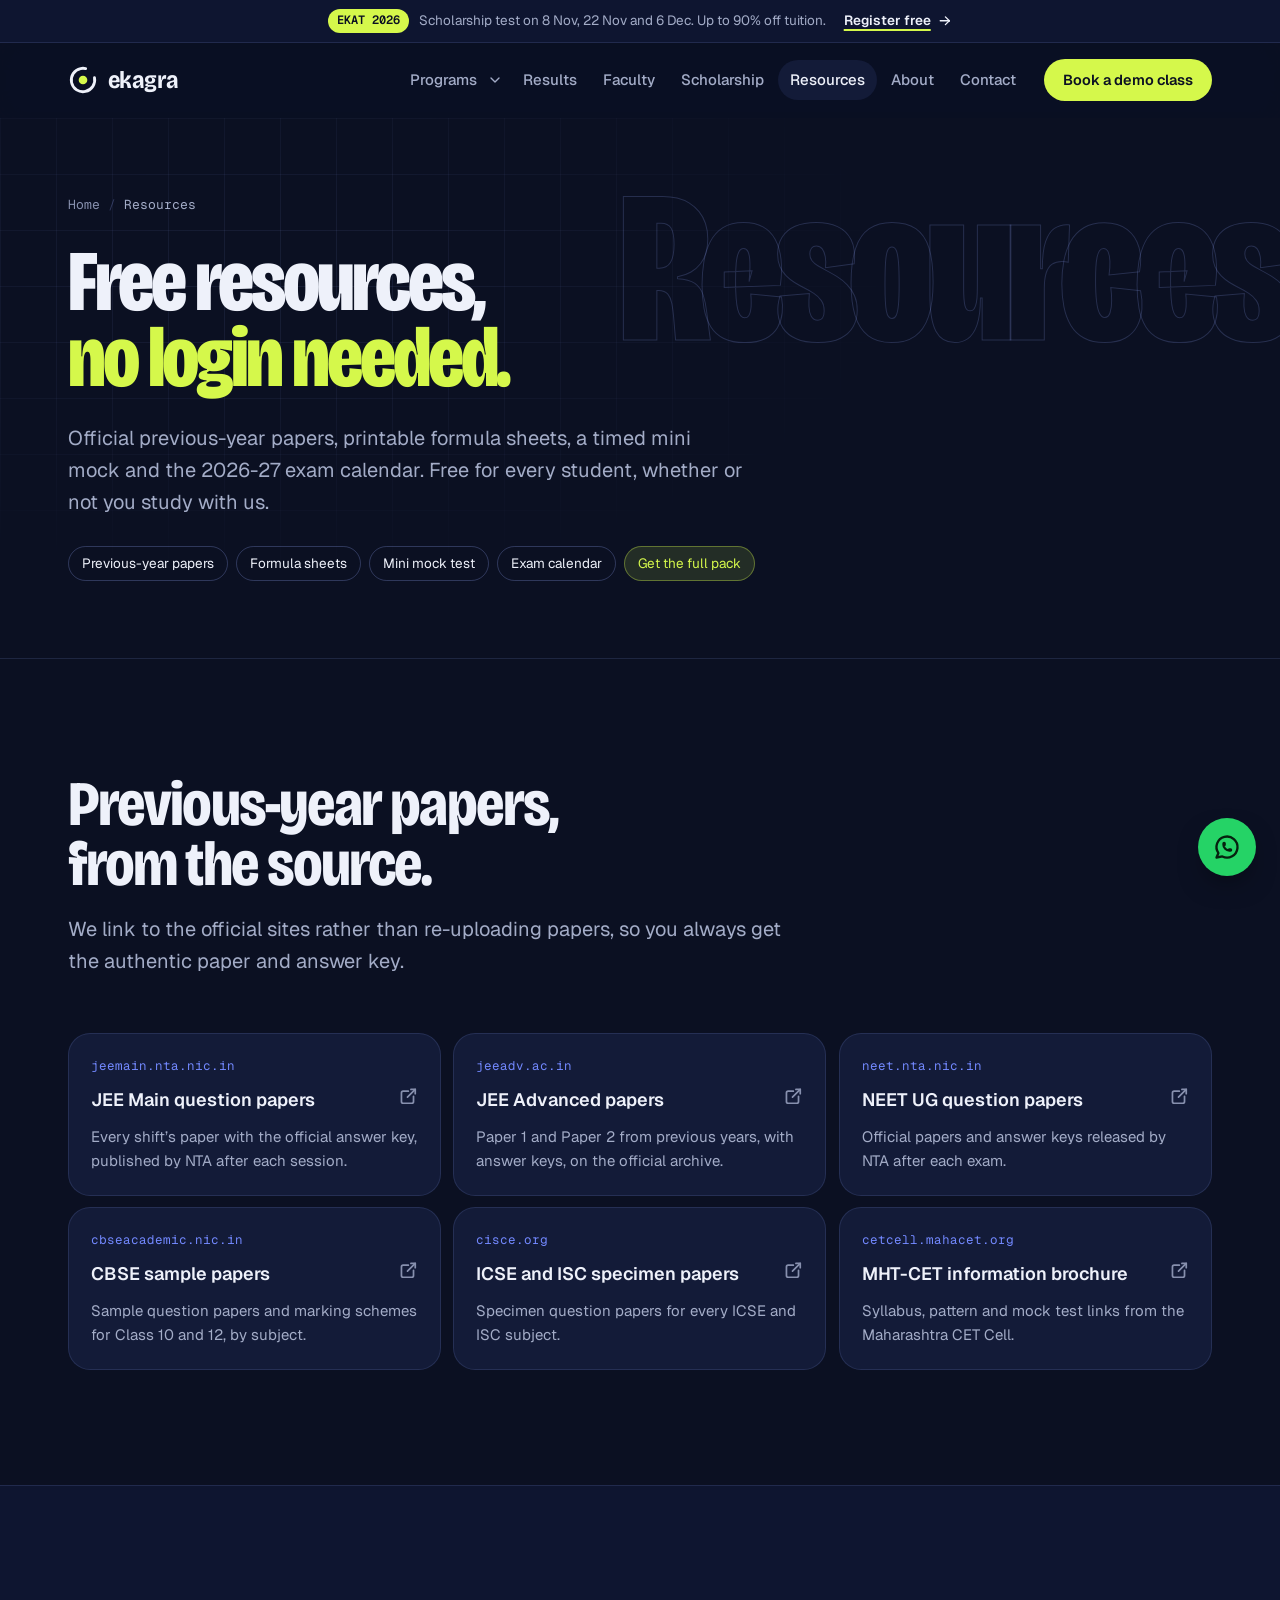
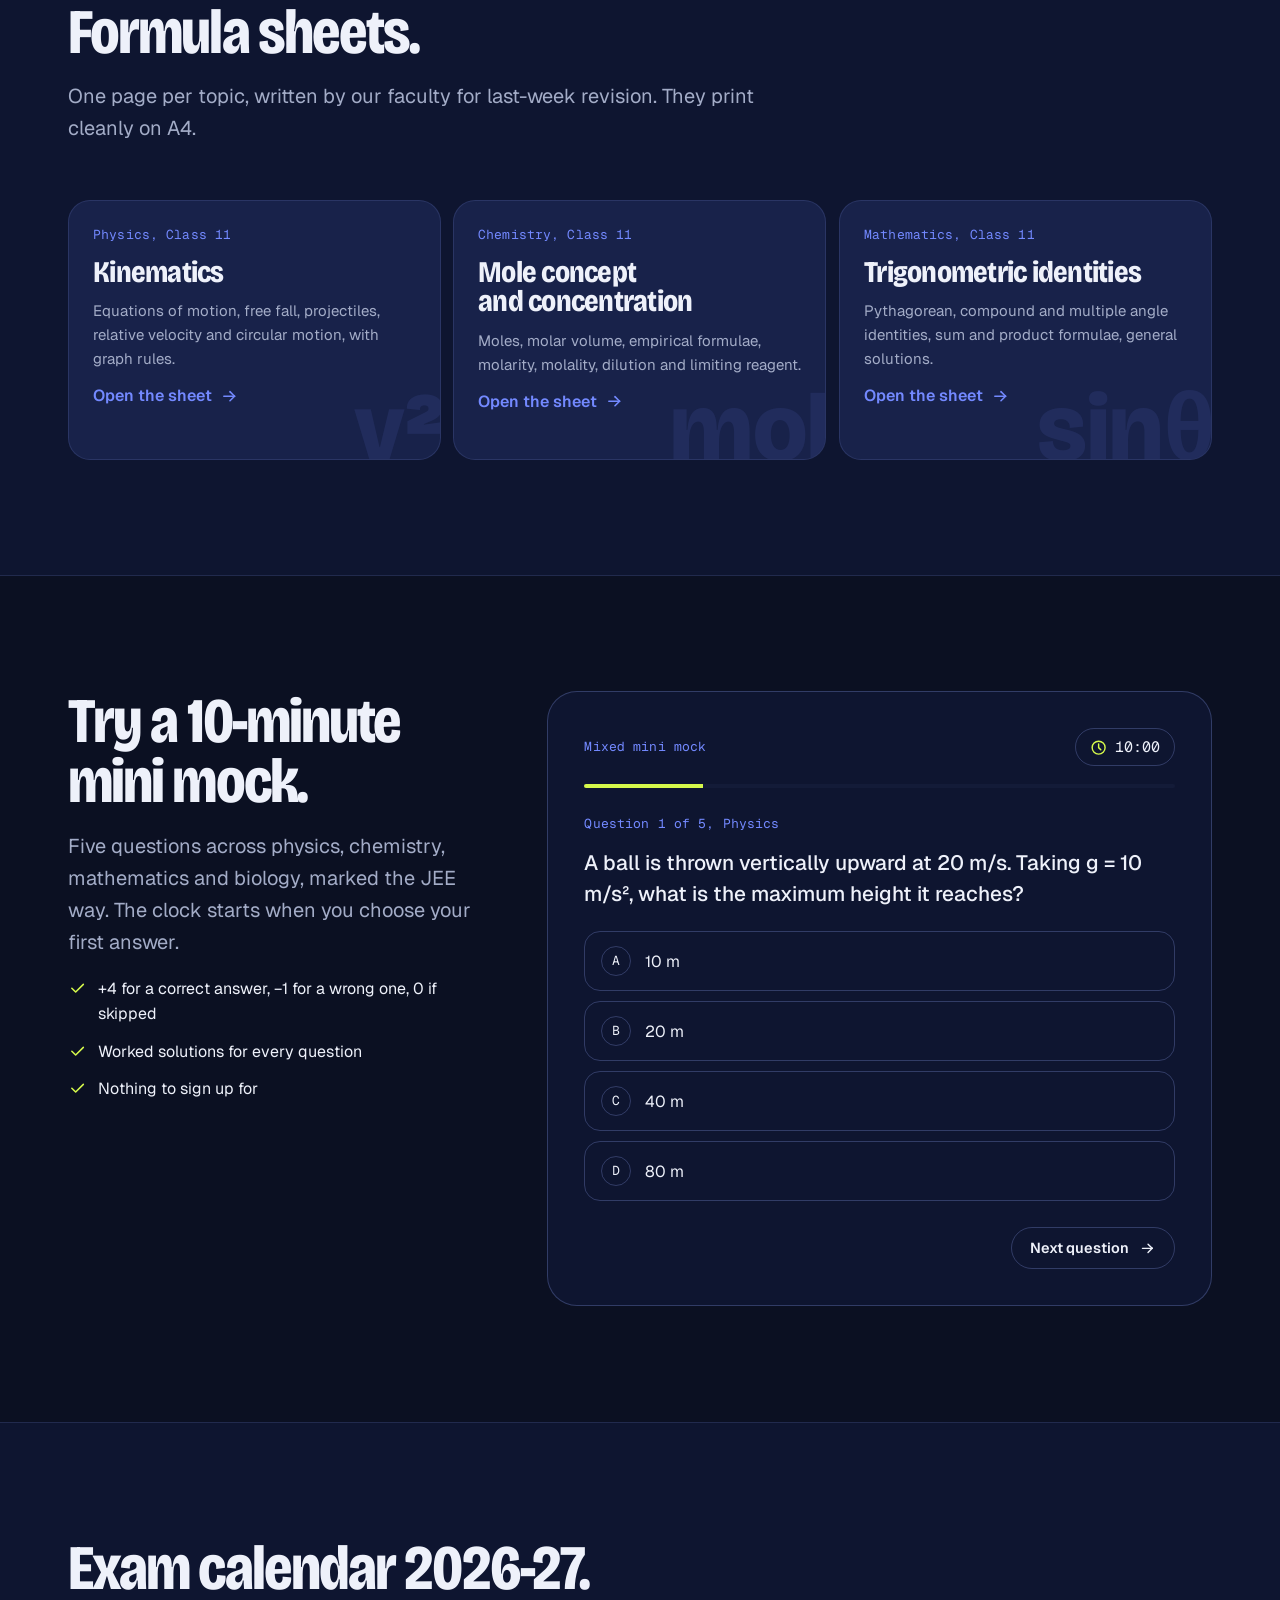
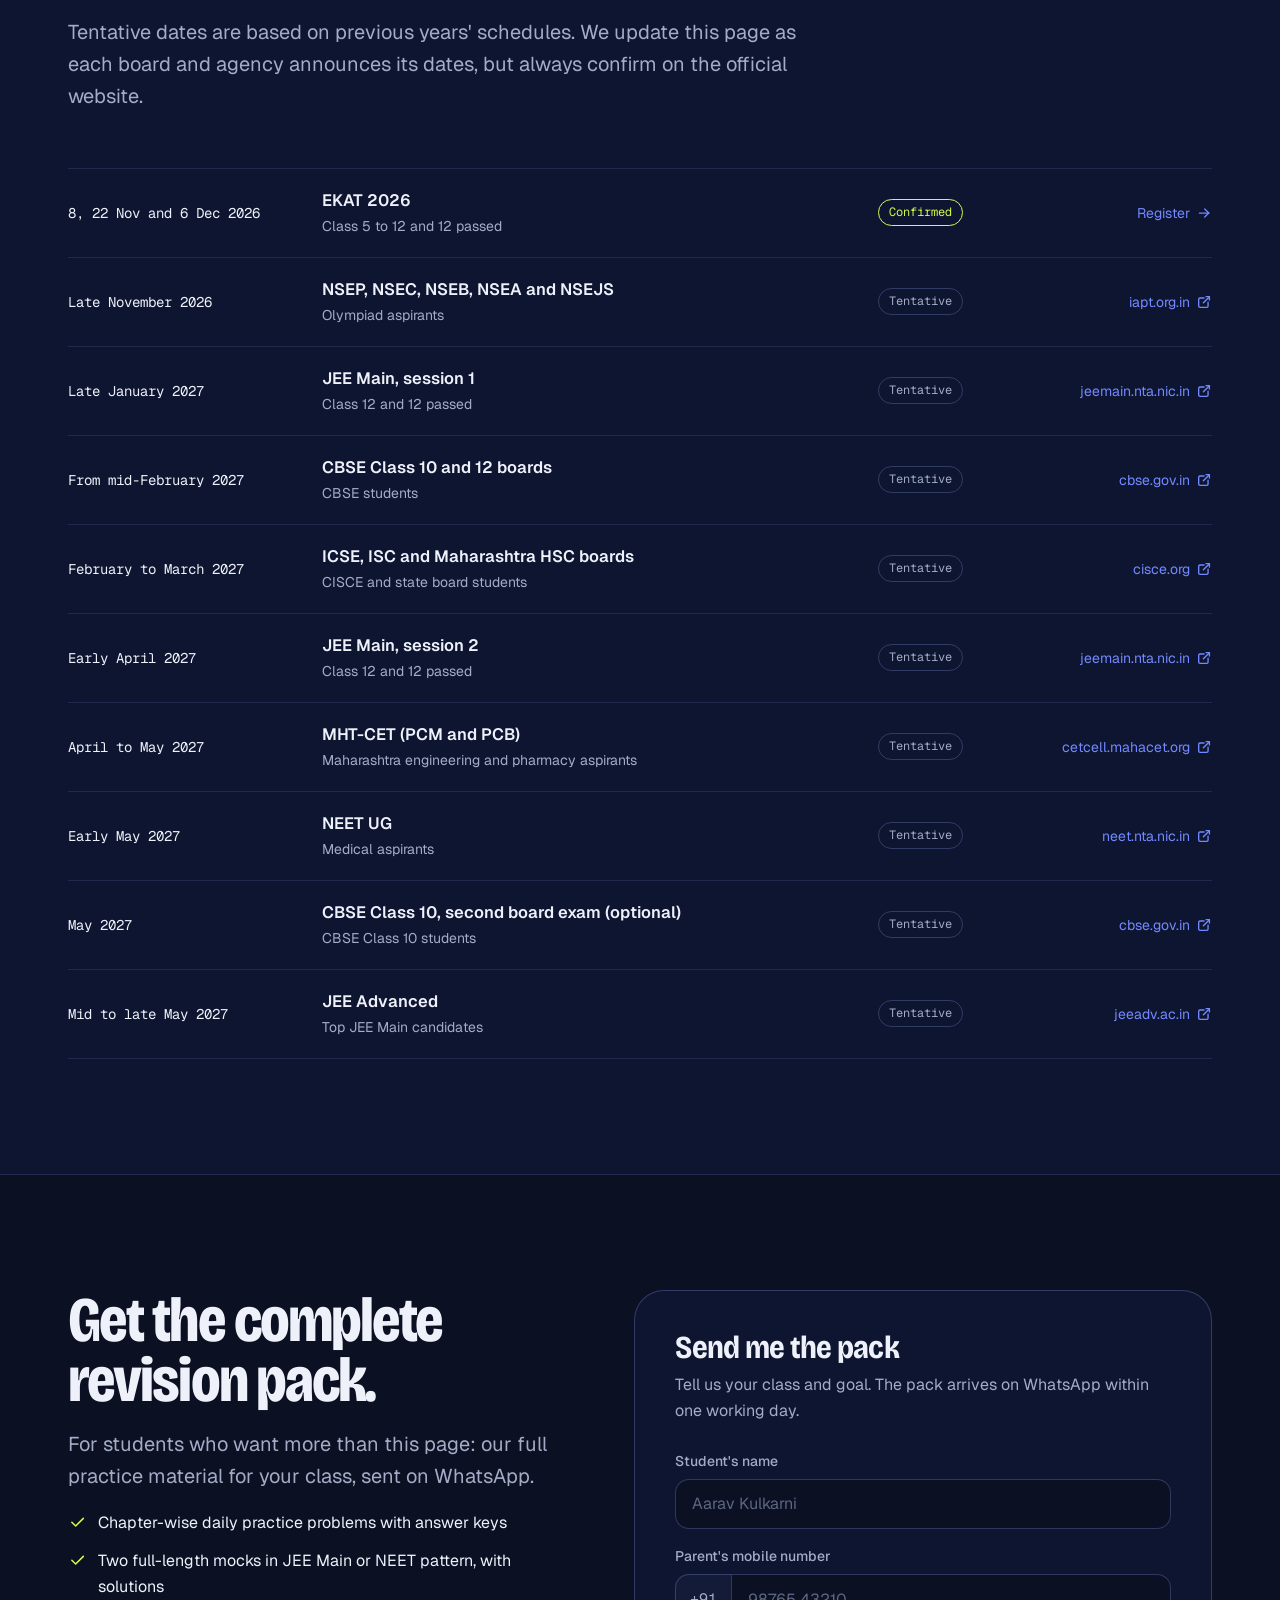
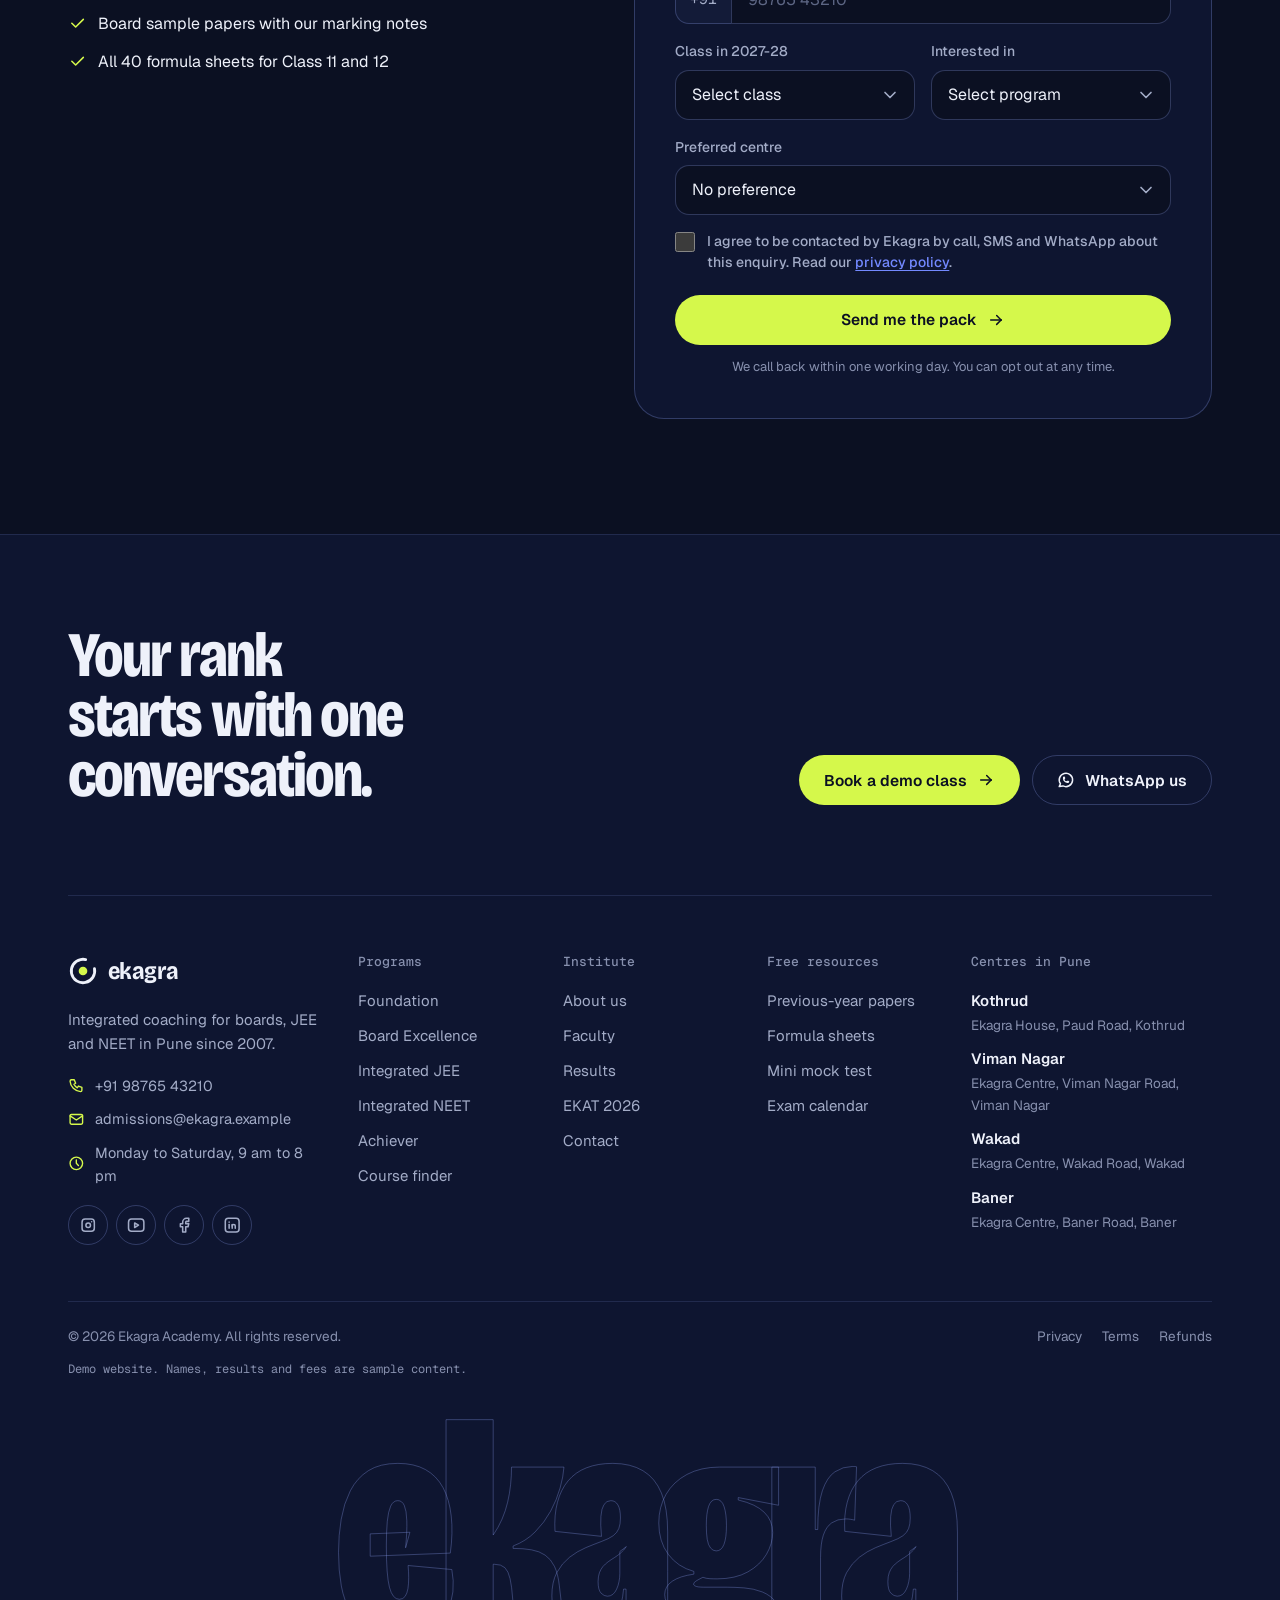
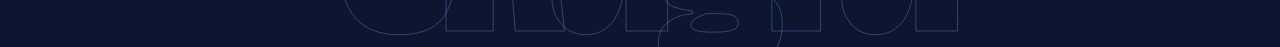
<file: resources.html>
<!doctype html>
<html lang="en-IN">
<head>
<meta charset="utf-8">
<meta name="viewport" content="width=device-width, initial-scale=1, viewport-fit=cover">
<title>Free resources: previous-year papers, formula sheets, mock test | Ekagra Academy</title>
<meta name="description" content="Free JEE, NEET and board resources: official previous-year papers, printable formula sheets, a 10-minute mini mock test and the 2026-27 exam calendar.">
<link rel="canonical" href="https://ankitxksahoo.github.io/ekagra-academy/resources.html">
<meta name="robots" content="noindex">
<meta name="theme-color" content="#0B1022">
<meta property="og:type" content="website">
<meta property="og:site_name" content="Ekagra Academy">
<meta property="og:title" content="Free resources: previous-year papers, formula sheets, mock test | Ekagra Academy">
<meta property="og:description" content="Free JEE, NEET and board resources: official previous-year papers, printable formula sheets, a 10-minute mini mock test and the 2026-27 exam calendar.">
<meta property="og:url" content="https://ankitxksahoo.github.io/ekagra-academy/resources.html">
<meta property="og:image" content="https://ankitxksahoo.github.io/ekagra-academy/assets/img/og-image.png">
<meta property="og:locale" content="en_IN">
<meta name="twitter:card" content="summary_large_image">
<link rel="icon" href="assets/img/favicon.svg" type="image/svg+xml">
<link rel="preconnect" href="https://fonts.googleapis.com">
<link rel="preconnect" href="https://fonts.gstatic.com" crossorigin>
<link rel="stylesheet" href="https://fonts.googleapis.com/css2?family=Bricolage+Grotesque:opsz,wdth,wght@12..96,75..100,400..800&family=Geist:wght@400..700&family=Geist+Mono:wght@400..600&display=swap">
<link rel="stylesheet" href="assets/css/styles.css">

</head>
<body>
<a class="skip" href="#main">Skip to content</a>
<div class="progress-bar" aria-hidden="true"></div>
<svg class="sprite" width="0" height="0" aria-hidden="true" focusable="false"><symbol id="i-arrow" viewBox="0 0 24 24"><path d="M5 12h14"/><path d="M13 18l6-6"/><path d="M13 6l6 6"/></symbol><symbol id="i-arrow-ur" viewBox="0 0 24 24"><path d="M17 7L7 17"/><path d="M8 7h9v9"/></symbol><symbol id="i-phone" viewBox="0 0 24 24"><path d="M5 4h4l2 5l-2.5 1.5a11 11 0 0 0 5 5l1.5-2.5l5 2v4a2 2 0 0 1-2 2a16 16 0 0 1-15-15a2 2 0 0 1 2-2"/></symbol><symbol id="i-mail" viewBox="0 0 24 24"><path d="M3 7a2 2 0 0 1 2-2h14a2 2 0 0 1 2 2v10a2 2 0 0 1-2 2h-14a2 2 0 0 1-2-2v-10z"/><path d="M3 7l9 6l9-6"/></symbol><symbol id="i-pin" viewBox="0 0 24 24"><path d="M9 11a3 3 0 1 0 6 0a3 3 0 0 0-6 0"/><path d="M17.657 16.657l-4.243 4.243a2 2 0 0 1-2.827 0l-4.244-4.243a8 8 0 1 1 11.314 0z"/></symbol><symbol id="i-clock" viewBox="0 0 24 24"><path d="M3 12a9 9 0 1 0 18 0a9 9 0 0 0-18 0"/><path d="M12 7v5l3 3"/></symbol><symbol id="i-calendar" viewBox="0 0 24 24"><path d="M4 7a2 2 0 0 1 2-2h12a2 2 0 0 1 2 2v12a2 2 0 0 1-2 2h-12a2 2 0 0 1-2-2v-12z"/><path d="M16 3v4"/><path d="M8 3v4"/><path d="M4 11h16"/></symbol><symbol id="i-menu" viewBox="0 0 24 24"><path d="M4 7h16"/><path d="M4 12h16"/><path d="M4 17h16"/></symbol><symbol id="i-x" viewBox="0 0 24 24"><path d="M18 6L6 18"/><path d="M6 6l12 12"/></symbol><symbol id="i-check" viewBox="0 0 24 24"><path d="M5 12l5 5L20 7"/></symbol><symbol id="i-check-circle" viewBox="0 0 24 24"><path d="M3 12a9 9 0 1 0 18 0a9 9 0 0 0-18 0"/><path d="M9 12l2 2l4-4"/></symbol><symbol id="i-plus" viewBox="0 0 24 24"><path d="M12 5v14"/><path d="M5 12h14"/></symbol><symbol id="i-chevron" viewBox="0 0 24 24"><path d="M6 9l6 6l6-6"/></symbol><symbol id="i-download" viewBox="0 0 24 24"><path d="M4 17v2a2 2 0 0 0 2 2h12a2 2 0 0 0 2-2v-2"/><path d="M7 11l5 5l5-5"/><path d="M12 4v12"/></symbol><symbol id="i-star" viewBox="0 0 24 24"><path d="M12 17.75l-6.172 3.245l1.179-6.873l-5-4.867l6.9-1l3.086-6.253l3.086 6.253l6.9 1l-5 4.867l1.179 6.873z"/></symbol><symbol id="i-users" viewBox="0 0 24 24"><path d="M5 7a4 4 0 1 0 8 0a4 4 0 1 0-8 0"/><path d="M3 21v-2a4 4 0 0 1 4-4h4a4 4 0 0 1 4 4v2"/><path d="M16 3.13a4 4 0 0 1 0 7.75"/><path d="M21 21v-2a4 4 0 0 0-3-3.85"/></symbol><symbol id="i-chart" viewBox="0 0 24 24"><path d="M4 19h16"/><path d="M4 15l4-6l4 2l4-5l4 4"/></symbol><symbol id="i-help" viewBox="0 0 24 24"><path d="M8 9h8"/><path d="M8 13h6"/><path d="M18 4a3 3 0 0 1 3 3v8a3 3 0 0 1-3 3h-5l-5 3v-3h-2a3 3 0 0 1-3-3v-8a3 3 0 0 1 3-3h12z"/></symbol><symbol id="i-device" viewBox="0 0 24 24"><path d="M6 5a2 2 0 0 1 2-2h8a2 2 0 0 1 2 2v14a2 2 0 0 1-2 2h-8a2 2 0 0 1-2-2v-14z"/><path d="M11 4h2"/><path d="M12 17v.01"/></symbol><symbol id="i-book" viewBox="0 0 24 24"><path d="M3 19a9 9 0 0 1 9 0a9 9 0 0 1 9 0"/><path d="M3 6a9 9 0 0 1 9 0a9 9 0 0 1 9 0"/><path d="M3 6v13"/><path d="M12 6v13"/><path d="M21 6v13"/></symbol><symbol id="i-school" viewBox="0 0 24 24"><path d="M22 9l-10-4l-10 4l10 4l10-4v6"/><path d="M6 10.6v5.4a6 3 0 0 0 12 0v-5.4"/></symbol><symbol id="i-notebook" viewBox="0 0 24 24"><path d="M6 4h11a2 2 0 0 1 2 2v12a2 2 0 0 1-2 2h-11a1 1 0 0 1-1-1v-14a1 1 0 0 1 1-1m3 0v16"/><path d="M13 8h2"/><path d="M13 12h2"/></symbol><symbol id="i-atom" viewBox="0 0 24 24"><path d="M12 12v.01"/><path d="M19.071 4.929c-1.562-1.562-6 .337-9.9 4.243c-3.905 3.905-5.804 8.337-4.242 9.9c1.562 1.561 6-.338 9.9-4.244c3.905-3.905 5.804-8.337 4.242-9.9"/><path d="M4.929 4.929c-1.562 1.562 .337 6 4.243 9.9c3.905 3.905 8.337 5.804 9.9 4.242c1.561-1.562-.338-6-4.244-9.9c-3.905-3.905-8.337-5.804-9.9-4.242"/></symbol><symbol id="i-flask" viewBox="0 0 24 24"><path d="M9 3h6"/><path d="M10 9h4"/><path d="M10 3v6l-4 11a.7 .7 0 0 0 .5 1h11a.7 .7 0 0 0 .5-1l-4-11v-6"/></symbol><symbol id="i-target" viewBox="0 0 24 24"><path d="M11 12a1 1 0 1 0 2 0a1 1 0 1 0-2 0"/><path d="M7 12a5 5 0 1 0 10 0a5 5 0 1 0-10 0"/><path d="M3 12a9 9 0 1 0 18 0a9 9 0 1 0-18 0"/></symbol><symbol id="i-whatsapp" viewBox="0 0 24 24"><path d="M3 21l1.65-3.8a9 9 0 1 1 3.4 2.9l-5.05.9"/><path d="M9 10a.5 .5 0 0 0 1 0v-1a.5 .5 0 0 0-1 0v1a5 5 0 0 0 5 5h1a.5 .5 0 0 0 0-1h-1a.5 .5 0 0 0 0 1"/></symbol><symbol id="i-instagram" viewBox="0 0 24 24"><path d="M4 8a4 4 0 0 1 4-4h8a4 4 0 0 1 4 4v8a4 4 0 0 1-4 4h-8a4 4 0 0 1-4-4z"/><path d="M9 12a3 3 0 1 0 6 0a3 3 0 0 0-6 0"/><path d="M16.5 7.5v.01"/></symbol><symbol id="i-youtube" viewBox="0 0 24 24"><path d="M2 8a4 4 0 0 1 4-4h12a4 4 0 0 1 4 4v8a4 4 0 0 1-4 4h-12a4 4 0 0 1-4-4v-8z"/><path d="M10 9l5 3l-5 3z"/></symbol><symbol id="i-facebook" viewBox="0 0 24 24"><path d="M7 10v4h3v7h4v-7h3l1-4h-4v-2a1 1 0 0 1 1-1h3v-4h-3a5 5 0 0 0-5 5v2h-3"/></symbol><symbol id="i-linkedin" viewBox="0 0 24 24"><path d="M8 11v5"/><path d="M8 8v.01"/><path d="M12 16v-5"/><path d="M16 16v-3a2 2 0 1 0-4 0"/><path d="M3 7a4 4 0 0 1 4-4h10a4 4 0 0 1 4 4v10a4 4 0 0 1-4 4h-10a4 4 0 0 1-4-4z"/></symbol><symbol id="i-play" viewBox="0 0 24 24"><path d="M7 4v16l13-8z"/></symbol><symbol id="i-pause" viewBox="0 0 24 24"><path d="M6 6a1 1 0 0 1 1-1h2a1 1 0 0 1 1 1v12a1 1 0 0 1-1 1h-2a1 1 0 0 1-1-1z"/><path d="M14 6a1 1 0 0 1 1-1h2a1 1 0 0 1 1 1v12a1 1 0 0 1-1 1h-2a1 1 0 0 1-1-1z"/></symbol><symbol id="i-search" viewBox="0 0 24 24"><path d="M3 10a7 7 0 1 0 14 0a7 7 0 1 0-14 0"/><path d="M21 21l-6-6"/></symbol><symbol id="i-external" viewBox="0 0 24 24"><path d="M12 6h-6a2 2 0 0 0-2 2v10a2 2 0 0 0 2 2h10a2 2 0 0 0 2-2v-6"/><path d="M11 13l9-9"/><path d="M15 4h5v5"/></symbol><symbol id="i-file" viewBox="0 0 24 24"><path d="M14 3v4a1 1 0 0 0 1 1h4"/><path d="M17 21h-10a2 2 0 0 1-2-2v-14a2 2 0 0 1 2-2h7l5 5v11a2 2 0 0 1-2 2z"/><path d="M9 9h1"/><path d="M9 13h6"/><path d="M9 17h6"/></symbol><symbol id="i-info" viewBox="0 0 24 24"><path d="M3 12a9 9 0 1 0 18 0a9 9 0 0 0-18 0"/><path d="M12 9h.01"/><path d="M11 12h1v4h1"/></symbol><symbol id="i-shield" viewBox="0 0 24 24"><path d="M11.46 20.846a12 12 0 0 1-7.96-14.846a12 12 0 0 0 8.5-3a12 12 0 0 0 8.5 3a12 12 0 0 1-.09 7.06"/><path d="M15 19l2 2l4-4"/></symbol><symbol id="i-percent" viewBox="0 0 24 24"><path d="M16 17a1 1 0 1 0 2 0a1 1 0 1 0-2 0"/><path d="M6 7a1 1 0 1 0 2 0a1 1 0 1 0-2 0"/><path d="M6 18l12-12"/></symbol><symbol id="i-lock" viewBox="0 0 24 24"><path d="M5 13a2 2 0 0 1 2-2h10a2 2 0 0 1 2 2v6a2 2 0 0 1-2 2h-10a2 2 0 0 1-2-2v-6z"/><path d="M11 16a1 1 0 1 0 2 0a1 1 0 0 0-2 0"/><path d="M8 11v-4a4 4 0 1 1 8 0v4"/></symbol><symbol id="i-refresh" viewBox="0 0 24 24"><path d="M20 11a8.1 8.1 0 0 0-15.5-2m-.5-4v4h4"/><path d="M4 13a8.1 8.1 0 0 0 15.5 2m.5 4v-4h-4"/></symbol><symbol id="i-building" viewBox="0 0 24 24"><path d="M3 21h18"/><path d="M9 8h1"/><path d="M9 12h1"/><path d="M9 16h1"/><path d="M14 8h1"/><path d="M14 12h1"/><path d="M14 16h1"/><path d="M5 21v-16a2 2 0 0 1 2-2h10a2 2 0 0 1 2 2v16"/></symbol><symbol id="i-calculator" viewBox="0 0 24 24"><path d="M4 5a2 2 0 0 1 2-2h12a2 2 0 0 1 2 2v14a2 2 0 0 1-2 2h-12a2 2 0 0 1-2-2z"/><path d="M8 8a1 1 0 0 1 1-1h6a1 1 0 0 1 1 1v1a1 1 0 0 1-1 1h-6a1 1 0 0 1-1-1z"/><path d="M8 14v.01"/><path d="M12 14v.01"/><path d="M16 14v.01"/><path d="M8 17v.01"/><path d="M12 17v.01"/><path d="M16 17v.01"/></symbol><symbol id="i-trophy" viewBox="0 0 24 24"><path d="M8 21h8"/><path d="M12 17v4"/><path d="M7 4h10"/><path d="M17 4v8a5 5 0 0 1-10 0v-8"/><path d="M3 9a2 2 0 1 0 4 0a2 2 0 1 0-4 0"/><path d="M17 9a2 2 0 1 0 4 0a2 2 0 1 0-4 0"/></symbol><symbol id="i-copy" viewBox="0 0 24 24"><path d="M7 9.667a2.667 2.667 0 0 1 2.667-2.667h8.666a2.667 2.667 0 0 1 2.667 2.667v8.666a2.667 2.667 0 0 1-2.667 2.667h-8.666a2.667 2.667 0 0 1-2.667-2.667z"/><path d="M4.012 16.737a2 2 0 0 1-1.012-1.737v-10c0-1.1 .9-2 2-2h10c.75 0 1.158 .385 1.5 1"/></symbol></svg>
<div class="topbar"><div class="wrap topbar-in"><p><span class="topbar-tag">EKAT 2026</span><span>Scholarship test on 8 Nov, 22 Nov and 6 Dec. Up to 90% off tuition.</span></p><a href="scholarship-test.html">Register free<svg class="ico" aria-hidden="true" focusable="false"><use href="#i-arrow"/></svg></a></div></div>
<header class="site-header" data-header>
  <div class="wrap nav">
    <a class="logo" href="index.html" aria-label="Ekagra Academy home"><svg class="mark" viewBox="0 0 32 32" aria-hidden="true" focusable="false"><circle cx="16" cy="16" r="12.5" fill="none" stroke="currentColor" stroke-width="3" stroke-linecap="round" stroke-dasharray="64 14.54" transform="rotate(-12 16 16)"/><circle class="mark-dot" cx="16" cy="16" r="4.6"/></svg><span>ekagra</span></a>
    <nav class="nav-main" aria-label="Main"><ul class="nav-links"><li class="has-dd"><a class="nav-a" href="programs.html">Programs</a><button class="dd-toggle" type="button" aria-expanded="false" aria-controls="dd-programs" aria-label="Show all programs"><svg class="ico" aria-hidden="true" focusable="false"><use href="#i-chevron"/></svg></button>
<div class="dd" id="dd-programs"><ul class="dd-list"><li><a href="programs.html#foundation"><span class="dd-ico"><svg class="ico" aria-hidden="true" focusable="false"><use href="#i-book"/></svg></span><span><b>Foundation</b><small>Class 6 to 10</small></span></a></li><li><a href="programs.html#boards"><span class="dd-ico"><svg class="ico" aria-hidden="true" focusable="false"><use href="#i-school"/></svg></span><span><b>Board Excellence</b><small>Class 9 to 12</small></span></a></li><li><a href="programs.html#jee"><span class="dd-ico"><svg class="ico" aria-hidden="true" focusable="false"><use href="#i-atom"/></svg></span><span><b>Integrated JEE</b><small>Class 11 and 12</small></span></a></li><li><a href="programs.html#neet"><span class="dd-ico"><svg class="ico" aria-hidden="true" focusable="false"><use href="#i-flask"/></svg></span><span><b>Integrated NEET</b><small>Class 11 and 12</small></span></a></li><li><a href="programs.html#achiever"><span class="dd-ico"><svg class="ico" aria-hidden="true" focusable="false"><use href="#i-target"/></svg></span><span><b>Achiever</b><small>Class 12 passed</small></span></a></li></ul><a class="dd-card" href="course-finder.html"><span class="tag-mono">Not sure which one?</span><b>Try the course finder</b><span>Three questions. Batch, fee and scholarship in one view.</span><svg class="ico ico--arrow" aria-hidden="true" focusable="false"><use href="#i-arrow"/></svg></a></div></li><li><a class="nav-a" href="results.html">Results</a></li><li><a class="nav-a" href="faculty.html">Faculty</a></li><li><a class="nav-a" href="scholarship-test.html">Scholarship</a></li><li><a class="nav-a" href="resources.html" aria-current="page">Resources</a></li><li><a class="nav-a" href="about.html">About</a></li><li><a class="nav-a" href="contact.html">Contact</a></li></ul></nav>
    <a class="nav-phone" href="tel:+919876543210"><svg class="ico" aria-hidden="true" focusable="false"><use href="#i-phone"/></svg><span>+91 98765 43210</span></a>
    <button class="btn btn--lime btn--sm nav-cta" type="button" data-enquire data-magnetic>Book a demo class</button>
    <button class="menu-btn" type="button" data-menu aria-expanded="false" aria-controls="mobile-menu" aria-label="Open menu"><svg class="ico ico--open" aria-hidden="true" focusable="false"><use href="#i-menu"/></svg><svg class="ico ico--close" aria-hidden="true" focusable="false"><use href="#i-x"/></svg></button>
  </div>
  <div class="mobile-menu" id="mobile-menu" hidden>
    <div class="wrap">
      <ul class="mm-links"><li><a href="programs.html">Programs<svg class="ico" aria-hidden="true" focusable="false"><use href="#i-arrow"/></svg></a></li><li><a href="results.html">Results<svg class="ico" aria-hidden="true" focusable="false"><use href="#i-arrow"/></svg></a></li><li><a href="faculty.html">Faculty<svg class="ico" aria-hidden="true" focusable="false"><use href="#i-arrow"/></svg></a></li><li><a href="scholarship-test.html">Scholarship<svg class="ico" aria-hidden="true" focusable="false"><use href="#i-arrow"/></svg></a></li><li><a href="resources.html" aria-current="page">Resources<svg class="ico" aria-hidden="true" focusable="false"><use href="#i-arrow"/></svg></a></li><li><a href="about.html">About<svg class="ico" aria-hidden="true" focusable="false"><use href="#i-arrow"/></svg></a></li><li><a href="contact.html">Contact<svg class="ico" aria-hidden="true" focusable="false"><use href="#i-arrow"/></svg></a></li></ul>
      <div class="mm-actions">
        <button class="btn btn--lime btn--block" type="button" data-enquire>Book a demo class</button>
        <a class="btn btn--ghost btn--block" href="tel:+919876543210"><svg class="ico" aria-hidden="true" focusable="false"><use href="#i-phone"/></svg>+91 98765 43210</a>
      </div>
    </div>
  </div>
</header>
<main id="main">
<section class="page-hero grid-bg">
  <span class="hero-word" aria-hidden="true">Resources</span>
  <div class="wrap">
    <nav aria-label="Breadcrumb"><ol class="crumbs"><li><a href="index.html">Home</a></li><li aria-current="page">Resources</li></ol></nav>
    <h1 class="display h-page">Free resources, <span class="line hl">no login needed.</span></h1>
    <p class="lede">Official previous-year papers, printable formula sheets, a timed mini mock and the 2026-27 exam calendar. Free for every student, whether or not you study with us.</p>
    <div class="page-hero-actions chips" style="margin-top:28px"><a class="chip" href="#papers">Previous-year papers</a><a class="chip" href="#sheets">Formula sheets</a><a class="chip" href="#mock">Mini mock test</a><a class="chip" href="#calendar">Exam calendar</a><a class="chip chip--lime" href="#pack">Get the full pack</a></div>
  </div>
</section>

<section class="section" id="papers" aria-labelledby="papers-h">
  <div class="wrap">
    <div class="sec-head"><h2 class="h2" id="papers-h">Previous-year papers, from the source.</h2><p class="lede">We link to the official sites rather than re-uploading papers, so you always get the authentic paper and answer key.</p></div>
    <div class="src-grid"><a class="src" href="https://jeemain.nta.nic.in/" target="_blank" rel="noopener"><span class="host">jeemain.nta.nic.in</span><h3>JEE Main question papers<svg class="ico" aria-hidden="true" focusable="false"><use href="#i-external"/></svg></h3><p>Every shift’s paper with the official answer key, published by NTA after each session.</p></a><a class="src" href="https://jeeadv.ac.in/" target="_blank" rel="noopener"><span class="host">jeeadv.ac.in</span><h3>JEE Advanced papers<svg class="ico" aria-hidden="true" focusable="false"><use href="#i-external"/></svg></h3><p>Paper 1 and Paper 2 from previous years, with answer keys, on the official archive.</p></a><a class="src" href="https://neet.nta.nic.in/" target="_blank" rel="noopener"><span class="host">neet.nta.nic.in</span><h3>NEET UG question papers<svg class="ico" aria-hidden="true" focusable="false"><use href="#i-external"/></svg></h3><p>Official papers and answer keys released by NTA after each exam.</p></a><a class="src" href="https://cbseacademic.nic.in/" target="_blank" rel="noopener"><span class="host">cbseacademic.nic.in</span><h3>CBSE sample papers<svg class="ico" aria-hidden="true" focusable="false"><use href="#i-external"/></svg></h3><p>Sample question papers and marking schemes for Class 10 and 12, by subject.</p></a><a class="src" href="https://cisce.org/" target="_blank" rel="noopener"><span class="host">cisce.org</span><h3>ICSE and ISC specimen papers<svg class="ico" aria-hidden="true" focusable="false"><use href="#i-external"/></svg></h3><p>Specimen question papers for every ICSE and ISC subject.</p></a><a class="src" href="https://cetcell.mahacet.org/" target="_blank" rel="noopener"><span class="host">cetcell.mahacet.org</span><h3>MHT-CET information brochure<svg class="ico" aria-hidden="true" focusable="false"><use href="#i-external"/></svg></h3><p>Syllabus, pattern and mock test links from the Maharashtra CET Cell.</p></a></div>
  </div>
</section>

<section class="section section--tint" id="sheets" aria-labelledby="sheets-h">
  <div class="wrap">
    <div class="sec-head"><h2 class="h2" id="sheets-h">Formula sheets.</h2><p class="lede">One page per topic, written by our faculty for last-week revision. They print cleanly on A4.</p></div>
    <div class="sheet-grid"><a class="sheet-card" href="resources/physics-kinematics-formula-sheet.html"><span class="tag-mono">Physics, Class 11</span><h3>Kinematics</h3><p>Equations of motion, free fall, projectiles, relative velocity and circular motion, with graph rules.</p><span class="link">Open the sheet<svg class="ico" aria-hidden="true" focusable="false"><use href="#i-arrow"/></svg></span><span class="glyph" aria-hidden="true">v²</span></a><a class="sheet-card" href="resources/chemistry-mole-concept-formula-sheet.html"><span class="tag-mono">Chemistry, Class 11</span><h3>Mole concept and concentration</h3><p>Moles, molar volume, empirical formulae, molarity, molality, dilution and limiting reagent.</p><span class="link">Open the sheet<svg class="ico" aria-hidden="true" focusable="false"><use href="#i-arrow"/></svg></span><span class="glyph" aria-hidden="true">mol</span></a><a class="sheet-card" href="resources/maths-trigonometry-formula-sheet.html"><span class="tag-mono">Mathematics, Class 11</span><h3>Trigonometric identities</h3><p>Pythagorean, compound and multiple angle identities, sum and product formulae, general solutions.</p><span class="link">Open the sheet<svg class="ico" aria-hidden="true" focusable="false"><use href="#i-arrow"/></svg></span><span class="glyph" aria-hidden="true">sinθ</span></a></div>
  </div>
</section>

<section class="section" id="mock" aria-labelledby="mock-h">
  <div class="wrap mock">
    <div class="sec-head">
      <h2 class="h2" id="mock-h">Try a 10-minute mini mock.</h2>
      <p class="lede">Five questions across physics, chemistry, mathematics and biology, marked the JEE way. The clock starts when you choose your first answer.</p>
      <ul class="checks">
        <li><svg class="ico" aria-hidden="true" focusable="false"><use href="#i-check"/></svg><span>+4 for a correct answer, &minus;1 for a wrong one, 0 if skipped</span></li>
        <li><svg class="ico" aria-hidden="true" focusable="false"><use href="#i-check"/></svg><span>Worked solutions for every question</span></li>
        <li><svg class="ico" aria-hidden="true" focusable="false"><use href="#i-check"/></svg><span>Nothing to sign up for</span></li>
      </ul>
    </div>
    <div class="mock-panel" data-mock>
  <form data-mock-form novalidate>
    <div class="mock-bar"><span class="tag-mono">Mixed mini mock</span><span class="timer" data-timer><svg class="ico" aria-hidden="true" focusable="false"><use href="#i-clock"/></svg><span data-time>10:00</span></span></div>
    <div class="mock-progress" aria-hidden="true"><i data-mock-bar></i></div>
    <fieldset class="mock-step" data-q="0">
  <legend class="tag-mono">Question 1 of 5, Physics</legend>
  <p class="mock-q" style="margin-top:12px">A ball is thrown vertically upward at 20 m/s. Taking g = 10 m/s², what is the maximum height it reaches?</p>
  <div class="mock-opts"><input type="radio" name="q0" id="mq0-0" value="0"><label for="mq0-0"><span>A</span>10 m</label><input type="radio" name="q0" id="mq0-1" value="1"><label for="mq0-1"><span>B</span>20 m</label><input type="radio" name="q0" id="mq0-2" value="2"><label for="mq0-2"><span>C</span>40 m</label><input type="radio" name="q0" id="mq0-3" value="3"><label for="mq0-3"><span>D</span>80 m</label></div>
</fieldset><fieldset class="mock-step" data-q="1" hidden>
  <legend class="tag-mono">Question 2 of 5, Chemistry</legend>
  <p class="mock-q" style="margin-top:12px">How many moles of oxygen atoms are present in 0.5 mol of H₂SO₄?</p>
  <div class="mock-opts"><input type="radio" name="q1" id="mq1-0" value="0"><label for="mq1-0"><span>A</span>0.5</label><input type="radio" name="q1" id="mq1-1" value="1"><label for="mq1-1"><span>B</span>1</label><input type="radio" name="q1" id="mq1-2" value="2"><label for="mq1-2"><span>C</span>2</label><input type="radio" name="q1" id="mq1-3" value="3"><label for="mq1-3"><span>D</span>4</label></div>
</fieldset><fieldset class="mock-step" data-q="2" hidden>
  <legend class="tag-mono">Question 3 of 5, Mathematics</legend>
  <p class="mock-q" style="margin-top:12px">If sin θ = 3/5 and θ lies in the second quadrant, what is tan θ?</p>
  <div class="mock-opts"><input type="radio" name="q2" id="mq2-0" value="0"><label for="mq2-0"><span>A</span>3/4</label><input type="radio" name="q2" id="mq2-1" value="1"><label for="mq2-1"><span>B</span>−3/4</label><input type="radio" name="q2" id="mq2-2" value="2"><label for="mq2-2"><span>C</span>4/3</label><input type="radio" name="q2" id="mq2-3" value="3"><label for="mq2-3"><span>D</span>−4/3</label></div>
</fieldset><fieldset class="mock-step" data-q="3" hidden>
  <legend class="tag-mono">Question 4 of 5, Biology</legend>
  <p class="mock-q" style="margin-top:12px">Which cell organelle is the site of aerobic respiration?</p>
  <div class="mock-opts"><input type="radio" name="q3" id="mq3-0" value="0"><label for="mq3-0"><span>A</span>Ribosome</label><input type="radio" name="q3" id="mq3-1" value="1"><label for="mq3-1"><span>B</span>Golgi apparatus</label><input type="radio" name="q3" id="mq3-2" value="2"><label for="mq3-2"><span>C</span>Mitochondrion</label><input type="radio" name="q3" id="mq3-3" value="3"><label for="mq3-3"><span>D</span>Lysosome</label></div>
</fieldset><fieldset class="mock-step" data-q="4" hidden>
  <legend class="tag-mono">Question 5 of 5, Physics</legend>
  <p class="mock-q" style="margin-top:12px">Resistors of 6 Ω and 3 Ω are connected in parallel. What is the equivalent resistance?</p>
  <div class="mock-opts"><input type="radio" name="q4" id="mq4-0" value="0"><label for="mq4-0"><span>A</span>2 Ω</label><input type="radio" name="q4" id="mq4-1" value="1"><label for="mq4-1"><span>B</span>4.5 Ω</label><input type="radio" name="q4" id="mq4-2" value="2"><label for="mq4-2"><span>C</span>9 Ω</label><input type="radio" name="q4" id="mq4-3" value="3"><label for="mq4-3"><span>D</span>18 Ω</label></div>
</fieldset>
    <div class="mock-nav">
      <button class="btn btn--ghost btn--sm" type="button" data-mock-prev hidden>Previous</button>
      <span></span>
      <button class="btn btn--ghost btn--sm" type="button" data-mock-next>Next question<svg class="ico ico--arrow" aria-hidden="true" focusable="false"><use href="#i-arrow"/></svg></button>
      <button class="btn btn--lime btn--sm" type="submit" data-mock-submit hidden>Submit answers</button>
    </div>
  </form>
  <div data-mock-result hidden tabindex="-1">
    <p class="tag-mono">Your score</p>
    <div class="mock-score" style="margin-top:10px"><b data-score>0</b><span>out of 20, with +4 for correct and &minus;1 for wrong answers</span></div>
    <ul class="review" data-review></ul>
    <div class="mock-nav"><button class="btn btn--ghost btn--sm" type="button" data-mock-retry><svg class="ico" aria-hidden="true" focusable="false"><use href="#i-refresh"/></svg>Try again</button><a class="btn btn--lime btn--sm" href="scholarship-test.html#register">Take EKAT next<svg class="ico ico--arrow" aria-hidden="true" focusable="false"><use href="#i-arrow"/></svg></a></div>
  </div>
</div>
  </div>
</section>

<section class="section section--tint" id="calendar" aria-labelledby="cal-h">
  <div class="wrap">
    <div class="sec-head"><h2 class="h2" id="cal-h">Exam calendar 2026-27.</h2><p class="lede">Tentative dates are based on previous years' schedules. We update this page as each board and agency announces its dates, but always confirm on the official website.</p></div>
    <ul class="cal"><li><span class="cal-when">8, 22 Nov and 6 Dec 2026</span><span class="cal-exam"><b>EKAT 2026</b><span>Class 5 to 12 and 12 passed</span></span><span class="cal-status is-confirmed">Confirmed</span><a href="scholarship-test.html">Register<svg class="ico" aria-hidden="true" focusable="false"><use href="#i-arrow"/></svg></a></li><li><span class="cal-when">Late November 2026</span><span class="cal-exam"><b>NSEP, NSEC, NSEB, NSEA and NSEJS</b><span>Olympiad aspirants</span></span><span class="cal-status">Tentative</span><a href="https://www.iapt.org.in/" target="_blank" rel="noopener">iapt.org.in<svg class="ico" aria-hidden="true" focusable="false"><use href="#i-external"/></svg></a></li><li><span class="cal-when">Late January 2027</span><span class="cal-exam"><b>JEE Main, session 1</b><span>Class 12 and 12 passed</span></span><span class="cal-status">Tentative</span><a href="https://jeemain.nta.nic.in/" target="_blank" rel="noopener">jeemain.nta.nic.in<svg class="ico" aria-hidden="true" focusable="false"><use href="#i-external"/></svg></a></li><li><span class="cal-when">From mid-February 2027</span><span class="cal-exam"><b>CBSE Class 10 and 12 boards</b><span>CBSE students</span></span><span class="cal-status">Tentative</span><a href="https://www.cbse.gov.in/" target="_blank" rel="noopener">cbse.gov.in<svg class="ico" aria-hidden="true" focusable="false"><use href="#i-external"/></svg></a></li><li><span class="cal-when">February to March 2027</span><span class="cal-exam"><b>ICSE, ISC and Maharashtra HSC boards</b><span>CISCE and state board students</span></span><span class="cal-status">Tentative</span><a href="https://cisce.org/" target="_blank" rel="noopener">cisce.org<svg class="ico" aria-hidden="true" focusable="false"><use href="#i-external"/></svg></a></li><li><span class="cal-when">Early April 2027</span><span class="cal-exam"><b>JEE Main, session 2</b><span>Class 12 and 12 passed</span></span><span class="cal-status">Tentative</span><a href="https://jeemain.nta.nic.in/" target="_blank" rel="noopener">jeemain.nta.nic.in<svg class="ico" aria-hidden="true" focusable="false"><use href="#i-external"/></svg></a></li><li><span class="cal-when">April to May 2027</span><span class="cal-exam"><b>MHT-CET (PCM and PCB)</b><span>Maharashtra engineering and pharmacy aspirants</span></span><span class="cal-status">Tentative</span><a href="https://cetcell.mahacet.org/" target="_blank" rel="noopener">cetcell.mahacet.org<svg class="ico" aria-hidden="true" focusable="false"><use href="#i-external"/></svg></a></li><li><span class="cal-when">Early May 2027</span><span class="cal-exam"><b>NEET UG</b><span>Medical aspirants</span></span><span class="cal-status">Tentative</span><a href="https://neet.nta.nic.in/" target="_blank" rel="noopener">neet.nta.nic.in<svg class="ico" aria-hidden="true" focusable="false"><use href="#i-external"/></svg></a></li><li><span class="cal-when">May 2027</span><span class="cal-exam"><b>CBSE Class 10, second board exam (optional)</b><span>CBSE Class 10 students</span></span><span class="cal-status">Tentative</span><a href="https://www.cbse.gov.in/" target="_blank" rel="noopener">cbse.gov.in<svg class="ico" aria-hidden="true" focusable="false"><use href="#i-external"/></svg></a></li><li><span class="cal-when">Mid to late May 2027</span><span class="cal-exam"><b>JEE Advanced</b><span>Top JEE Main candidates</span></span><span class="cal-status">Tentative</span><a href="https://jeeadv.ac.in/" target="_blank" rel="noopener">jeeadv.ac.in<svg class="ico" aria-hidden="true" focusable="false"><use href="#i-external"/></svg></a></li></ul>
  </div>
</section>

<section class="section" id="pack" aria-labelledby="pack-h">
  <div class="wrap contact-grid">
    <div class="sec-head">
      <h2 class="h2" id="pack-h">Get the complete revision pack.</h2>
      <p class="lede">For students who want more than this page: our full practice material for your class, sent on WhatsApp.</p>
      <ul class="checks">
        <li><svg class="ico" aria-hidden="true" focusable="false"><use href="#i-check"/></svg><span>Chapter-wise daily practice problems with answer keys</span></li>
        <li><svg class="ico" aria-hidden="true" focusable="false"><use href="#i-check"/></svg><span>Two full-length mocks in JEE Main or NEET pattern, with solutions</span></li>
        <li><svg class="ico" aria-hidden="true" focusable="false"><use href="#i-check"/></svg><span>Board sample papers with our marking notes</span></li>
        <li><svg class="ico" aria-hidden="true" focusable="false"><use href="#i-check"/></svg><span>All 40 formula sheets for Class 11 and 12</span></li>
      </ul>
    </div>
    <div class="form-card lead-wrap">
      <h3 class="h3">Send me the pack</h3>
      <p>Tell us your class and goal. The pack arrives on WhatsApp within one working day.</p>
      <form class="lead-form" data-lead data-intent="Revision pack" data-success="Our team will send your revision pack on WhatsApp within one working day." novalidate>
  <input type="hidden" name="note" value="">
  <div class="form-grid">
    <div class="field full"><label for="pack-name">Student's name</label><input class="input" id="pack-name" name="name" autocomplete="name" required minlength="2" placeholder="Aarav Kulkarni"><p class="err" data-err-for="name"></p></div>
    <div class="field full"><label for="pack-phone">Parent's mobile number</label><div class="phone-field"><span aria-hidden="true">+91</span><input class="input" id="pack-phone" name="phone" type="tel" inputmode="numeric" autocomplete="tel-national" maxlength="10" required placeholder="98765 43210"></div><p class="err" data-err-for="phone"></p></div>
    <div class="field"><label for="pack-class">Class in 2027-28</label><select class="select" id="pack-class" name="klass" required><option value="">Select class</option><option>Class 6</option><option>Class 7</option><option>Class 8</option><option>Class 9</option><option>Class 10</option><option>Class 11</option><option>Class 12</option><option>Class 12 passed</option></select><p class="err" data-err-for="klass"></p></div>
    <div class="field"><label for="pack-goal">Interested in</label><select class="select" id="pack-goal" name="goal" required><option value="">Select program</option><option>Foundation</option><option>Board Excellence</option><option>Integrated JEE</option><option>Integrated NEET</option><option>Achiever</option><option>Not sure yet</option></select><p class="err" data-err-for="goal"></p></div>
    <div class="field full"><label for="pack-centre">Preferred centre</label><select class="select" id="pack-centre" name="centre"><option value="">No preference</option><option>Kothrud</option><option>Viman Nagar</option><option>Wakad</option><option>Baner</option><option>Live online</option></select></div>
    <div class="field full"><label class="check" for="pack-consent"><input type="checkbox" id="pack-consent" name="consent" required><span>I agree to be contacted by Ekagra by call, SMS and WhatsApp about this enquiry. Read our <a href="policies.html#privacy">privacy policy</a>.</span></label><p class="err" data-err-for="consent"></p></div>
  </div>
  <button class="btn btn--lime btn--block" type="submit"><span class="btn-label">Send me the pack</span><svg class="ico ico--arrow" aria-hidden="true" focusable="false"><use href="#i-arrow"/></svg></button>
  <p class="fine">We call back within one working day. You can opt out at any time.</p>
</form>
<div class="form-success" hidden tabindex="-1">
  <span class="tick"><svg class="ico" aria-hidden="true" focusable="false"><use href="#i-check"/></svg></span>
  <h3 class="h3">Thank you. We have your request.</h3>
  <p class="muted" data-success-text>Our team will send your revision pack on WhatsApp within one working day.</p>
  <a class="btn btn--ghost" data-success-wa href="https://wa.me/919876543210?text=Hi%20Ekagra%2C%20I%20would%20like%20to%20know%20about%20admissions%20for%202027-28." target="_blank" rel="noopener"><svg class="ico" aria-hidden="true" focusable="false"><use href="#i-whatsapp"/></svg>Continue on WhatsApp</a>
</div>
    </div>
  </div>
</section>
</main>
<footer class="site-footer">
  <div class="wrap">
    <div class="footer-cta">
      <h2 class="h2">Your rank starts with one conversation.</h2>
      <div class="footer-cta-actions">
        <button class="btn btn--lime" type="button" data-enquire data-magnetic>Book a demo class<svg class="ico ico--arrow" aria-hidden="true" focusable="false"><use href="#i-arrow"/></svg></button>
        <a class="btn btn--ghost" href="https://wa.me/919876543210?text=Hi%20Ekagra%2C%20I%20would%20like%20to%20know%20about%20admissions%20for%202027-28." target="_blank" rel="noopener"><svg class="ico" aria-hidden="true" focusable="false"><use href="#i-whatsapp"/></svg>WhatsApp us</a>
      </div>
    </div>
    <div class="footer-grid">
      <div class="footer-brand">
        <a class="logo" href="index.html" aria-label="Ekagra Academy home"><svg class="mark" viewBox="0 0 32 32" aria-hidden="true" focusable="false"><circle cx="16" cy="16" r="12.5" fill="none" stroke="currentColor" stroke-width="3" stroke-linecap="round" stroke-dasharray="64 14.54" transform="rotate(-12 16 16)"/><circle class="mark-dot" cx="16" cy="16" r="4.6"/></svg><span>ekagra</span></a>
        <p>Integrated coaching for boards, JEE and NEET in Pune since 2007.</p>
        <ul class="contact-lines">
          <li><svg class="ico" aria-hidden="true" focusable="false"><use href="#i-phone"/></svg><a href="tel:+919876543210">+91 98765 43210</a></li>
          <li><svg class="ico" aria-hidden="true" focusable="false"><use href="#i-mail"/></svg><a href="mailto:admissions@ekagra.example">admissions@ekagra.example</a></li>
          <li><svg class="ico" aria-hidden="true" focusable="false"><use href="#i-clock"/></svg><span>Monday to Saturday, 9 am to 8 pm</span></li>
        </ul>
        <div class="social"><a href="#" aria-label="Instagram"><svg class="ico" aria-hidden="true" focusable="false"><use href="#i-instagram"/></svg></a><a href="#" aria-label="YouTube"><svg class="ico" aria-hidden="true" focusable="false"><use href="#i-youtube"/></svg></a><a href="#" aria-label="Facebook"><svg class="ico" aria-hidden="true" focusable="false"><use href="#i-facebook"/></svg></a><a href="#" aria-label="LinkedIn"><svg class="ico" aria-hidden="true" focusable="false"><use href="#i-linkedin"/></svg></a></div>
      </div>
      <div class="footer-col"><h3>Programs</h3><ul><li><a href="programs.html#foundation">Foundation</a></li><li><a href="programs.html#boards">Board Excellence</a></li><li><a href="programs.html#jee">Integrated JEE</a></li><li><a href="programs.html#neet">Integrated NEET</a></li><li><a href="programs.html#achiever">Achiever</a></li><li><a href="course-finder.html">Course finder</a></li></ul></div>
      <div class="footer-col"><h3>Institute</h3><ul><li><a href="about.html">About us</a></li><li><a href="faculty.html">Faculty</a></li><li><a href="results.html">Results</a></li><li><a href="scholarship-test.html">EKAT 2026</a></li><li><a href="contact.html">Contact</a></li></ul></div>
      <div class="footer-col"><h3>Free resources</h3><ul><li><a href="resources.html#papers">Previous-year papers</a></li><li><a href="resources.html#sheets">Formula sheets</a></li><li><a href="resources.html#mock">Mini mock test</a></li><li><a href="resources.html#calendar">Exam calendar</a></li></ul></div>
      <div class="footer-col footer-centres"><h3>Centres in Pune</h3><ul><li><b>Kothrud</b><span>Ekagra House, Paud Road, Kothrud</span></li><li><b>Viman Nagar</b><span>Ekagra Centre, Viman Nagar Road, Viman Nagar</span></li><li><b>Wakad</b><span>Ekagra Centre, Wakad Road, Wakad</span></li><li><b>Baner</b><span>Ekagra Centre, Baner Road, Baner</span></li></ul></div>
    </div>
    <div class="footer-bottom">
      <p>&copy; 2026 Ekagra Academy. All rights reserved.</p>
      <nav aria-label="Legal"><a href="policies.html#privacy">Privacy</a><a href="policies.html#terms">Terms</a><a href="policies.html#refunds">Refunds</a></nav>
      <p class="demo-note">Demo website. Names, results and fees are sample content.</p>
    </div>
  </div>
  <div class="footer-mark" aria-hidden="true"><span>ekagra</span></div>
</footer>

<div class="mbar" aria-label="Quick actions">
  <a href="tel:+919876543210"><svg class="ico" aria-hidden="true" focusable="false"><use href="#i-phone"/></svg>Call</a>
  <a href="https://wa.me/919876543210?text=Hi%20Ekagra%2C%20I%20would%20like%20to%20know%20about%20admissions%20for%202027-28." target="_blank" rel="noopener"><svg class="ico" aria-hidden="true" focusable="false"><use href="#i-whatsapp"/></svg>WhatsApp</a>
  <button class="mbar-cta" type="button" data-enquire>Book demo</button>
</div>
<a class="wa-float" href="https://wa.me/919876543210?text=Hi%20Ekagra%2C%20I%20would%20like%20to%20know%20about%20admissions%20for%202027-28." target="_blank" rel="noopener" aria-label="Chat with us on WhatsApp"><svg class="ico" aria-hidden="true" focusable="false"><use href="#i-whatsapp"/></svg></a>

<dialog class="modal" id="enquire" aria-labelledby="enquire-title">
  <div class="modal-head">
    <div>
      <p class="tag-mono" data-modal-kicker>Free demo class and counselling</p>
      <h2 class="h3" id="enquire-title" data-modal-title>Book a demo class</h2>
    </div>
    <button class="icon-btn" type="button" data-close aria-label="Close"><svg class="ico" aria-hidden="true" focusable="false"><use href="#i-x"/></svg></button>
  </div>
  <div class="modal-body">
<form class="lead-form" data-lead data-intent="Demo class" data-success="An admissions counsellor will call you within one working day." novalidate>
  <input type="hidden" name="note" value="">
  <div class="form-grid">
    <div class="field full"><label for="mdl-name">Student's name</label><input class="input" id="mdl-name" name="name" autocomplete="name" required minlength="2" placeholder="Aarav Kulkarni"><p class="err" data-err-for="name"></p></div>
    <div class="field full"><label for="mdl-phone">Parent's mobile number</label><div class="phone-field"><span aria-hidden="true">+91</span><input class="input" id="mdl-phone" name="phone" type="tel" inputmode="numeric" autocomplete="tel-national" maxlength="10" required placeholder="98765 43210"></div><p class="err" data-err-for="phone"></p></div>
    <div class="field"><label for="mdl-class">Class in 2027-28</label><select class="select" id="mdl-class" name="klass" required><option value="">Select class</option><option>Class 6</option><option>Class 7</option><option>Class 8</option><option>Class 9</option><option>Class 10</option><option>Class 11</option><option>Class 12</option><option>Class 12 passed</option></select><p class="err" data-err-for="klass"></p></div>
    <div class="field"><label for="mdl-goal">Interested in</label><select class="select" id="mdl-goal" name="goal" required><option value="">Select program</option><option>Foundation</option><option>Board Excellence</option><option>Integrated JEE</option><option>Integrated NEET</option><option>Achiever</option><option>Not sure yet</option></select><p class="err" data-err-for="goal"></p></div>
    <div class="field full"><label for="mdl-centre">Preferred centre</label><select class="select" id="mdl-centre" name="centre"><option value="">No preference</option><option>Kothrud</option><option>Viman Nagar</option><option>Wakad</option><option>Baner</option><option>Live online</option></select></div>
    <div class="field full"><label class="check" for="mdl-consent"><input type="checkbox" id="mdl-consent" name="consent" required><span>I agree to be contacted by Ekagra by call, SMS and WhatsApp about this enquiry. Read our <a href="policies.html#privacy">privacy policy</a>.</span></label><p class="err" data-err-for="consent"></p></div>
  </div>
  <button class="btn btn--lime btn--block" type="submit"><span class="btn-label">Book my demo class</span><svg class="ico ico--arrow" aria-hidden="true" focusable="false"><use href="#i-arrow"/></svg></button>
  <p class="fine">We call back within one working day. You can opt out at any time.</p>
</form>
<div class="form-success" hidden tabindex="-1">
  <span class="tick"><svg class="ico" aria-hidden="true" focusable="false"><use href="#i-check"/></svg></span>
  <h3 class="h3">Thank you. We have your request.</h3>
  <p class="muted" data-success-text>An admissions counsellor will call you within one working day.</p>
  <a class="btn btn--ghost" data-success-wa href="https://wa.me/919876543210?text=Hi%20Ekagra%2C%20I%20would%20like%20to%20know%20about%20admissions%20for%202027-28." target="_blank" rel="noopener"><svg class="ico" aria-hidden="true" focusable="false"><use href="#i-whatsapp"/></svg>Continue on WhatsApp</a>
</div>
  </div>
</dialog>

<script src="assets/js/config.js"></script>
<script src="assets/js/main.js" defer></script>
<script src="assets/js/motion.js" defer></script>
</body>
</html>
</file>
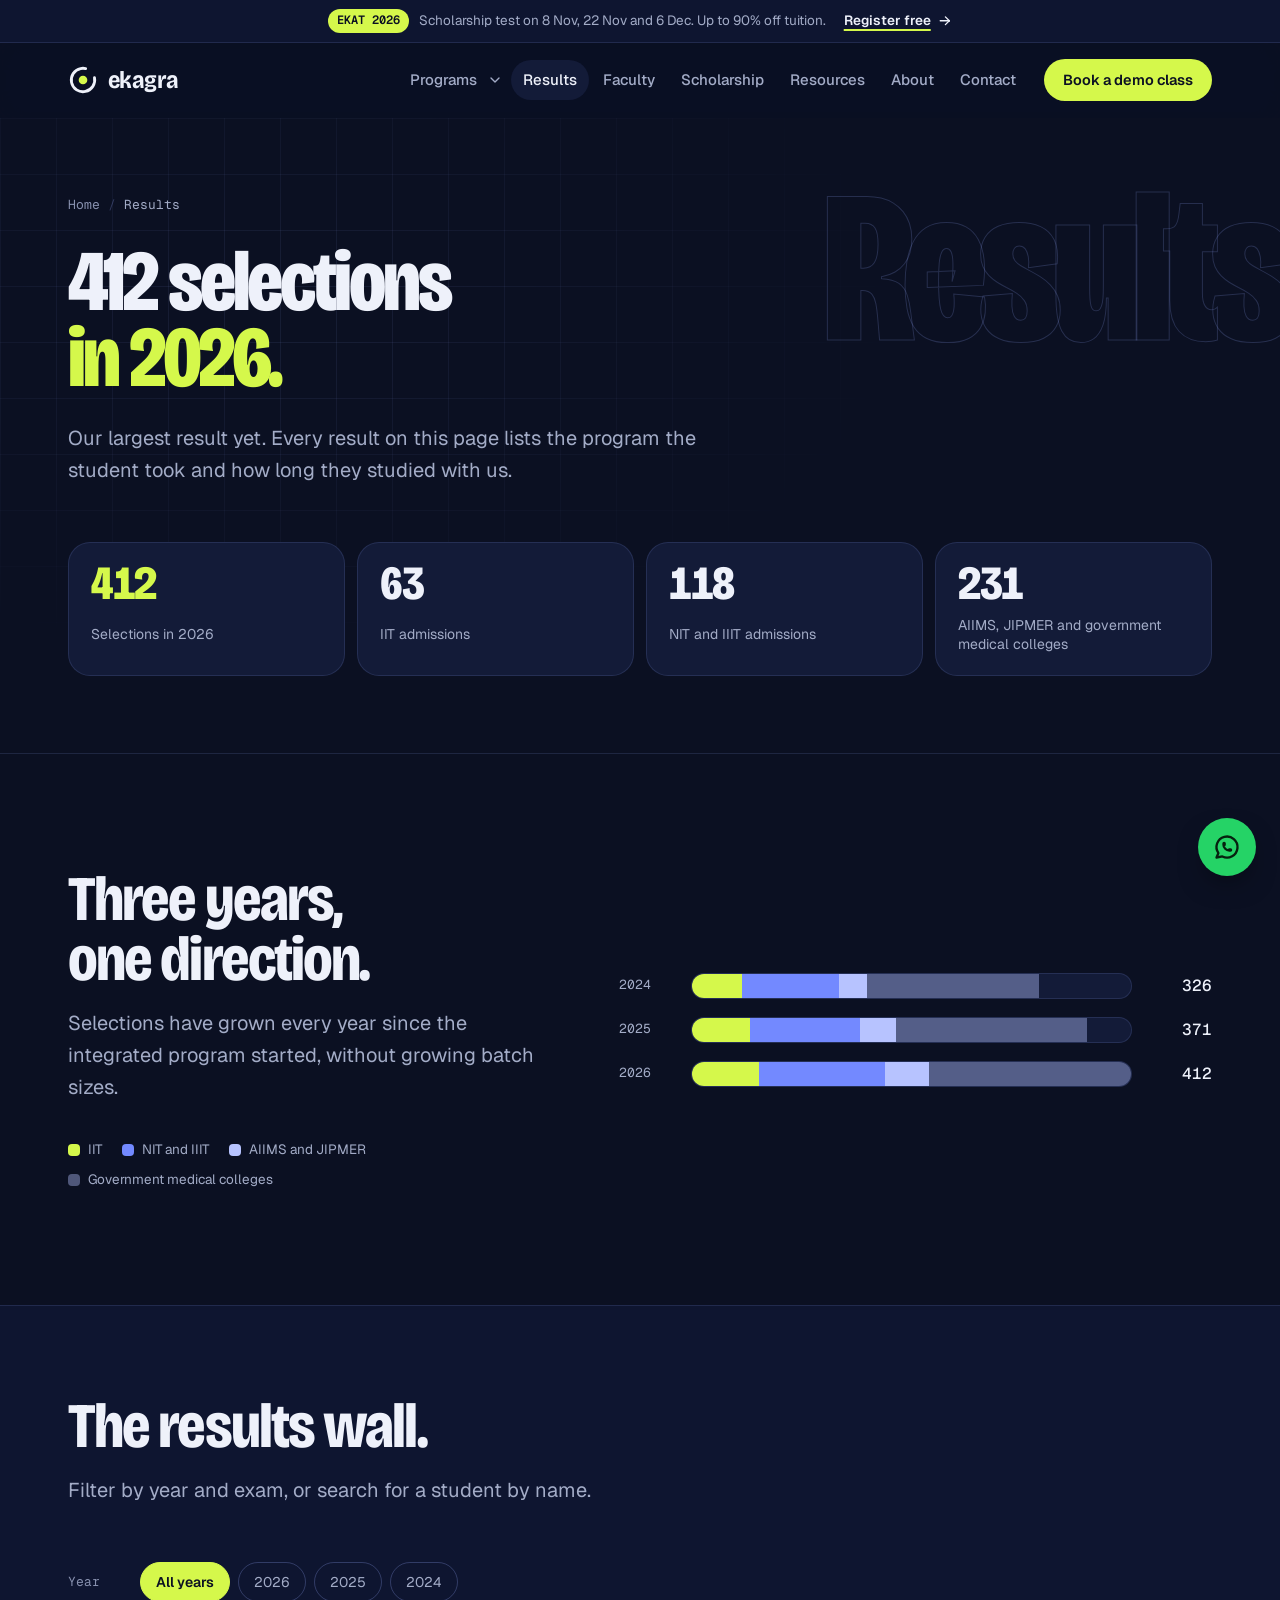
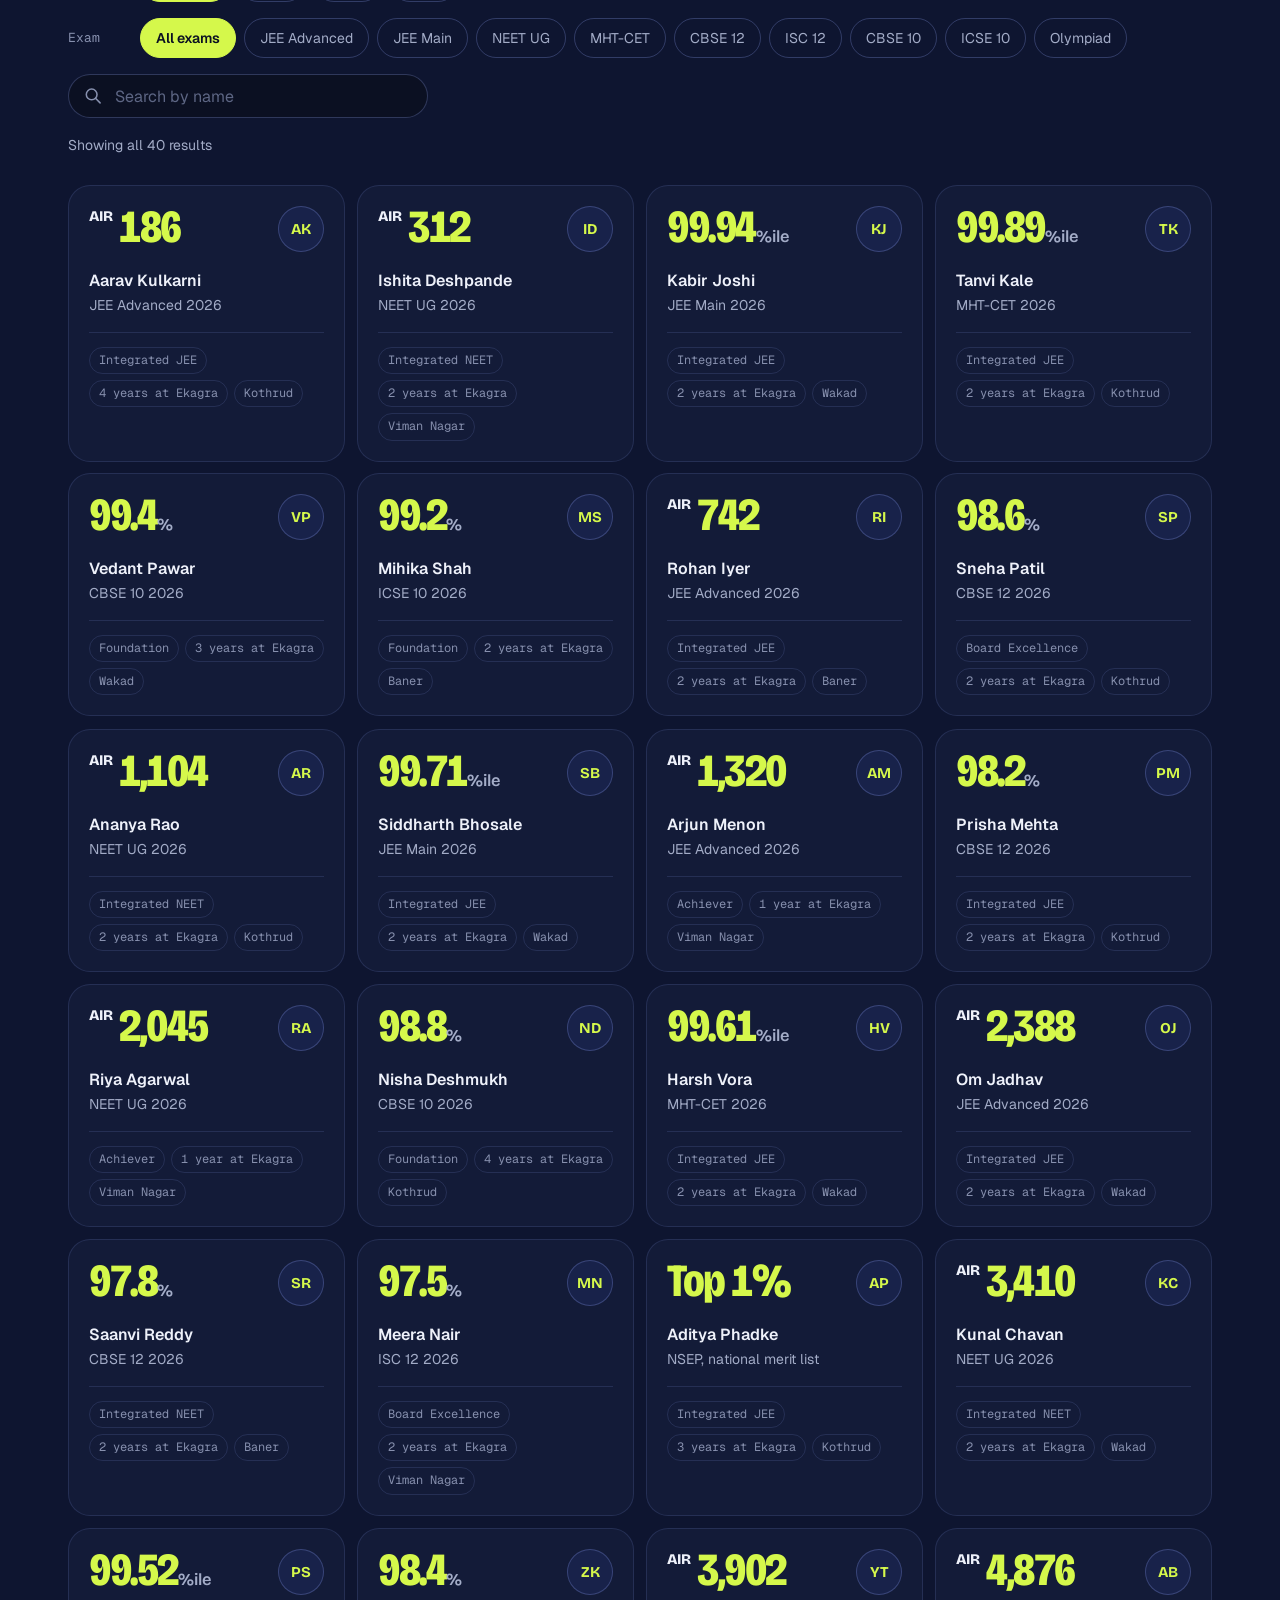
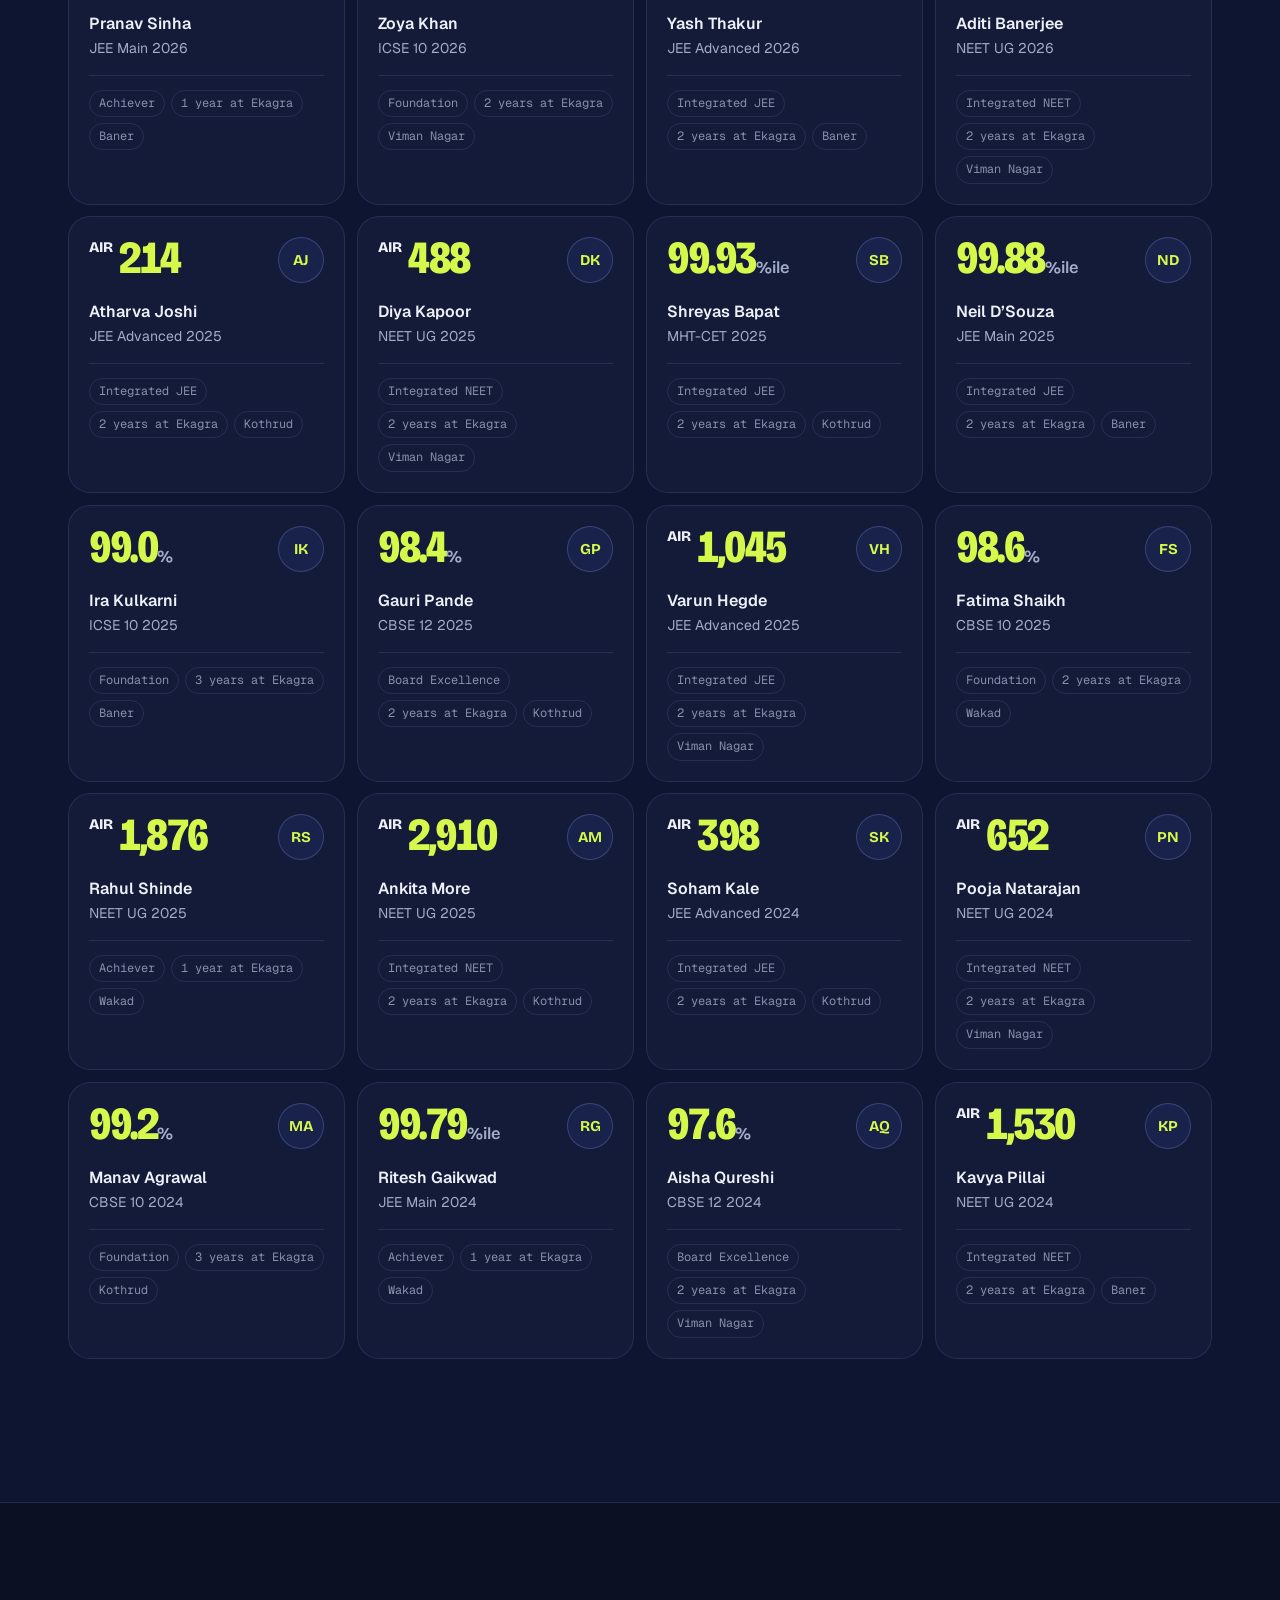
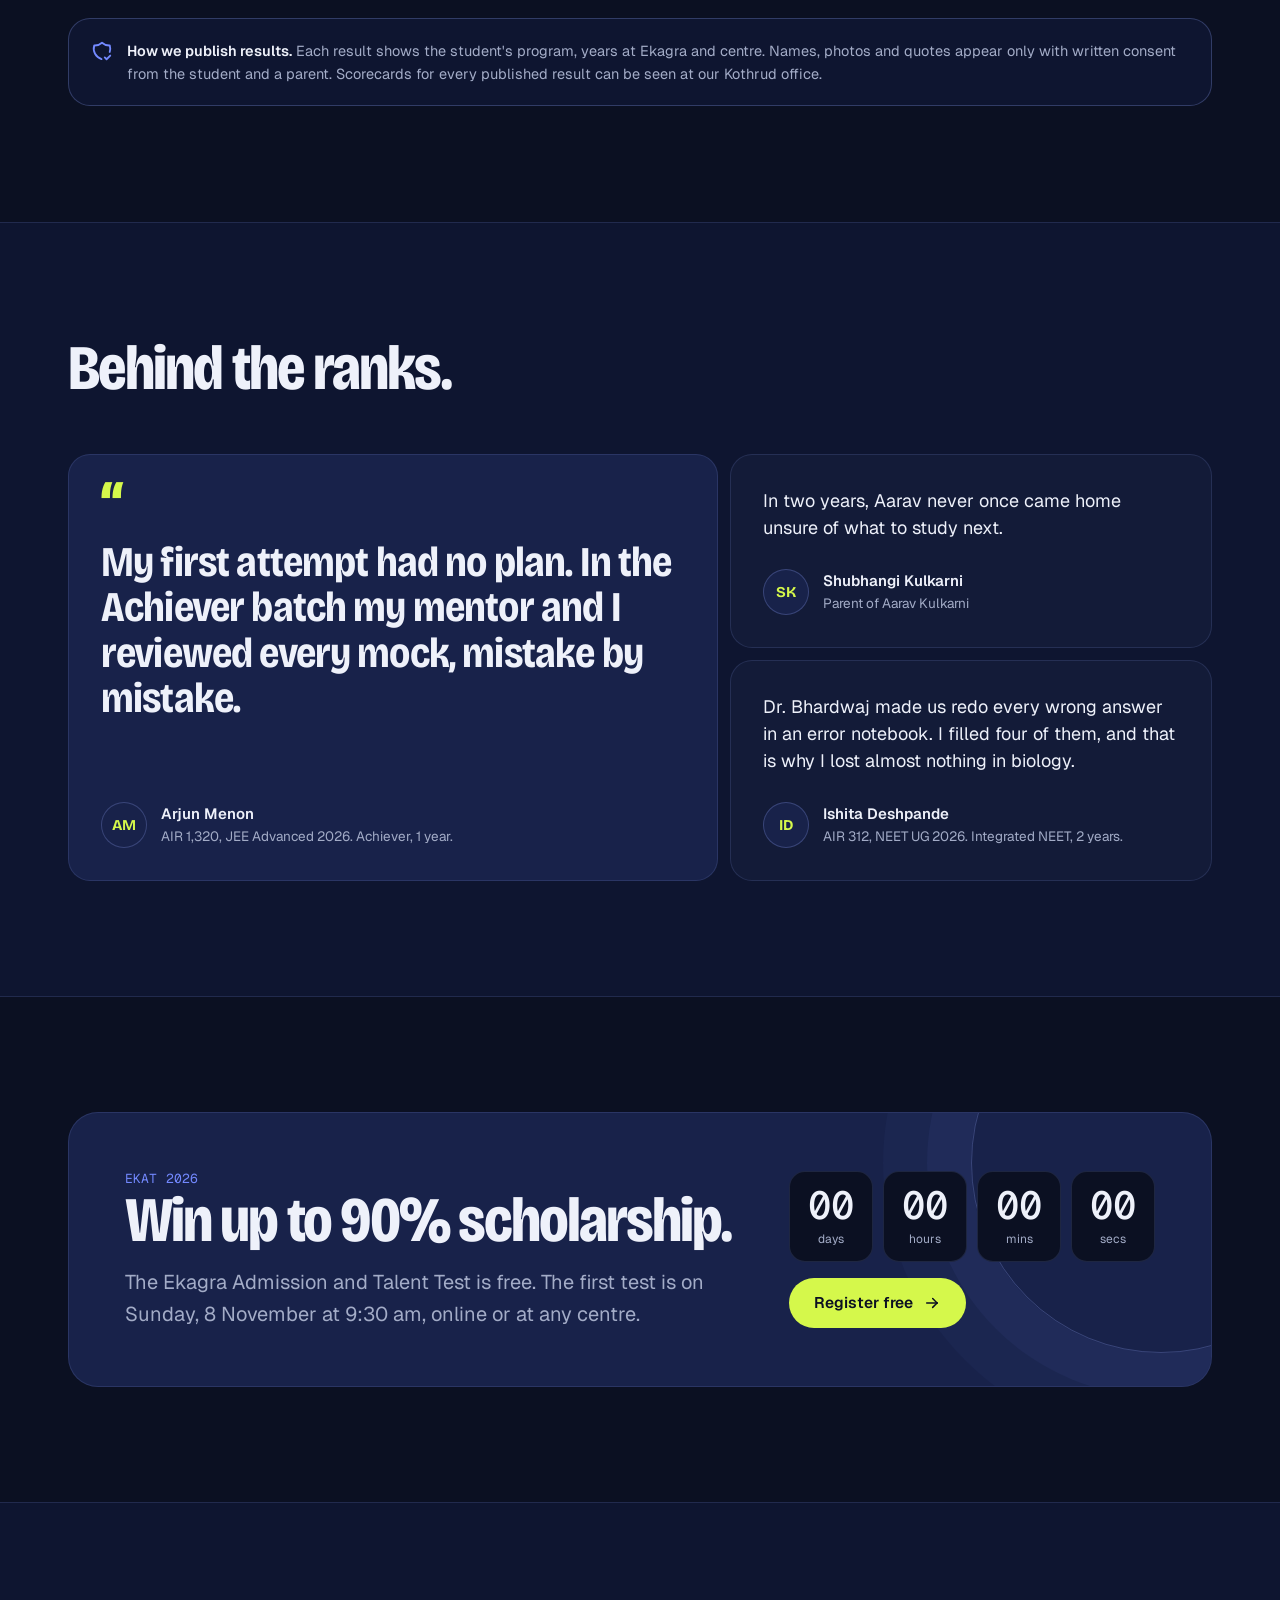
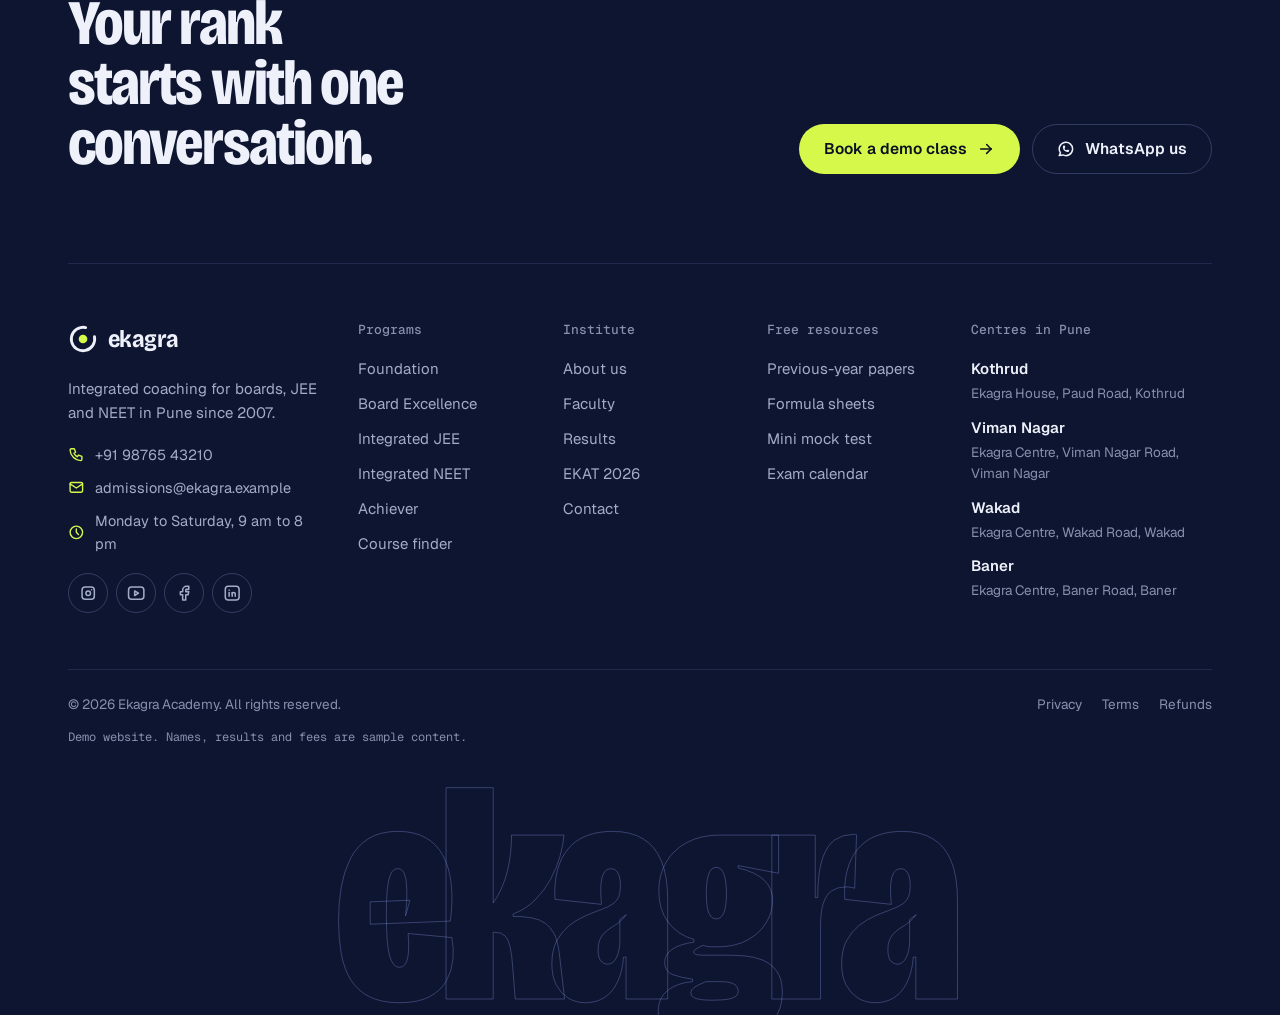
<file: results.html>
<!doctype html>
<html lang="en-IN">
<head>
<meta charset="utf-8">
<meta name="viewport" content="width=device-width, initial-scale=1, viewport-fit=cover">
<title>Results 2026: JEE, NEET and board toppers | Ekagra Academy</title>
<meta name="description" content="412 selections in 2026 across IITs, NITs, AIIMS and government medical colleges. Search every Ekagra result by year and exam, with the program and years studied.">
<link rel="canonical" href="https://ankitxksahoo.github.io/ekagra-academy/results.html">
<meta name="robots" content="noindex">
<meta name="theme-color" content="#0B1022">
<meta property="og:type" content="website">
<meta property="og:site_name" content="Ekagra Academy">
<meta property="og:title" content="Results 2026: JEE, NEET and board toppers | Ekagra Academy">
<meta property="og:description" content="412 selections in 2026 across IITs, NITs, AIIMS and government medical colleges. Search every Ekagra result by year and exam, with the program and years studied.">
<meta property="og:url" content="https://ankitxksahoo.github.io/ekagra-academy/results.html">
<meta property="og:image" content="https://ankitxksahoo.github.io/ekagra-academy/assets/img/og-image.png">
<meta property="og:locale" content="en_IN">
<meta name="twitter:card" content="summary_large_image">
<link rel="icon" href="assets/img/favicon.svg" type="image/svg+xml">
<link rel="preconnect" href="https://fonts.googleapis.com">
<link rel="preconnect" href="https://fonts.gstatic.com" crossorigin>
<link rel="stylesheet" href="https://fonts.googleapis.com/css2?family=Bricolage+Grotesque:opsz,wdth,wght@12..96,75..100,400..800&family=Geist:wght@400..700&family=Geist+Mono:wght@400..600&display=swap">
<link rel="stylesheet" href="assets/css/styles.css">

</head>
<body>
<a class="skip" href="#main">Skip to content</a>
<div class="progress-bar" aria-hidden="true"></div>
<svg class="sprite" width="0" height="0" aria-hidden="true" focusable="false"><symbol id="i-arrow" viewBox="0 0 24 24"><path d="M5 12h14"/><path d="M13 18l6-6"/><path d="M13 6l6 6"/></symbol><symbol id="i-arrow-ur" viewBox="0 0 24 24"><path d="M17 7L7 17"/><path d="M8 7h9v9"/></symbol><symbol id="i-phone" viewBox="0 0 24 24"><path d="M5 4h4l2 5l-2.5 1.5a11 11 0 0 0 5 5l1.5-2.5l5 2v4a2 2 0 0 1-2 2a16 16 0 0 1-15-15a2 2 0 0 1 2-2"/></symbol><symbol id="i-mail" viewBox="0 0 24 24"><path d="M3 7a2 2 0 0 1 2-2h14a2 2 0 0 1 2 2v10a2 2 0 0 1-2 2h-14a2 2 0 0 1-2-2v-10z"/><path d="M3 7l9 6l9-6"/></symbol><symbol id="i-pin" viewBox="0 0 24 24"><path d="M9 11a3 3 0 1 0 6 0a3 3 0 0 0-6 0"/><path d="M17.657 16.657l-4.243 4.243a2 2 0 0 1-2.827 0l-4.244-4.243a8 8 0 1 1 11.314 0z"/></symbol><symbol id="i-clock" viewBox="0 0 24 24"><path d="M3 12a9 9 0 1 0 18 0a9 9 0 0 0-18 0"/><path d="M12 7v5l3 3"/></symbol><symbol id="i-calendar" viewBox="0 0 24 24"><path d="M4 7a2 2 0 0 1 2-2h12a2 2 0 0 1 2 2v12a2 2 0 0 1-2 2h-12a2 2 0 0 1-2-2v-12z"/><path d="M16 3v4"/><path d="M8 3v4"/><path d="M4 11h16"/></symbol><symbol id="i-menu" viewBox="0 0 24 24"><path d="M4 7h16"/><path d="M4 12h16"/><path d="M4 17h16"/></symbol><symbol id="i-x" viewBox="0 0 24 24"><path d="M18 6L6 18"/><path d="M6 6l12 12"/></symbol><symbol id="i-check" viewBox="0 0 24 24"><path d="M5 12l5 5L20 7"/></symbol><symbol id="i-check-circle" viewBox="0 0 24 24"><path d="M3 12a9 9 0 1 0 18 0a9 9 0 0 0-18 0"/><path d="M9 12l2 2l4-4"/></symbol><symbol id="i-plus" viewBox="0 0 24 24"><path d="M12 5v14"/><path d="M5 12h14"/></symbol><symbol id="i-chevron" viewBox="0 0 24 24"><path d="M6 9l6 6l6-6"/></symbol><symbol id="i-download" viewBox="0 0 24 24"><path d="M4 17v2a2 2 0 0 0 2 2h12a2 2 0 0 0 2-2v-2"/><path d="M7 11l5 5l5-5"/><path d="M12 4v12"/></symbol><symbol id="i-star" viewBox="0 0 24 24"><path d="M12 17.75l-6.172 3.245l1.179-6.873l-5-4.867l6.9-1l3.086-6.253l3.086 6.253l6.9 1l-5 4.867l1.179 6.873z"/></symbol><symbol id="i-users" viewBox="0 0 24 24"><path d="M5 7a4 4 0 1 0 8 0a4 4 0 1 0-8 0"/><path d="M3 21v-2a4 4 0 0 1 4-4h4a4 4 0 0 1 4 4v2"/><path d="M16 3.13a4 4 0 0 1 0 7.75"/><path d="M21 21v-2a4 4 0 0 0-3-3.85"/></symbol><symbol id="i-chart" viewBox="0 0 24 24"><path d="M4 19h16"/><path d="M4 15l4-6l4 2l4-5l4 4"/></symbol><symbol id="i-help" viewBox="0 0 24 24"><path d="M8 9h8"/><path d="M8 13h6"/><path d="M18 4a3 3 0 0 1 3 3v8a3 3 0 0 1-3 3h-5l-5 3v-3h-2a3 3 0 0 1-3-3v-8a3 3 0 0 1 3-3h12z"/></symbol><symbol id="i-device" viewBox="0 0 24 24"><path d="M6 5a2 2 0 0 1 2-2h8a2 2 0 0 1 2 2v14a2 2 0 0 1-2 2h-8a2 2 0 0 1-2-2v-14z"/><path d="M11 4h2"/><path d="M12 17v.01"/></symbol><symbol id="i-book" viewBox="0 0 24 24"><path d="M3 19a9 9 0 0 1 9 0a9 9 0 0 1 9 0"/><path d="M3 6a9 9 0 0 1 9 0a9 9 0 0 1 9 0"/><path d="M3 6v13"/><path d="M12 6v13"/><path d="M21 6v13"/></symbol><symbol id="i-school" viewBox="0 0 24 24"><path d="M22 9l-10-4l-10 4l10 4l10-4v6"/><path d="M6 10.6v5.4a6 3 0 0 0 12 0v-5.4"/></symbol><symbol id="i-notebook" viewBox="0 0 24 24"><path d="M6 4h11a2 2 0 0 1 2 2v12a2 2 0 0 1-2 2h-11a1 1 0 0 1-1-1v-14a1 1 0 0 1 1-1m3 0v16"/><path d="M13 8h2"/><path d="M13 12h2"/></symbol><symbol id="i-atom" viewBox="0 0 24 24"><path d="M12 12v.01"/><path d="M19.071 4.929c-1.562-1.562-6 .337-9.9 4.243c-3.905 3.905-5.804 8.337-4.242 9.9c1.562 1.561 6-.338 9.9-4.244c3.905-3.905 5.804-8.337 4.242-9.9"/><path d="M4.929 4.929c-1.562 1.562 .337 6 4.243 9.9c3.905 3.905 8.337 5.804 9.9 4.242c1.561-1.562-.338-6-4.244-9.9c-3.905-3.905-8.337-5.804-9.9-4.242"/></symbol><symbol id="i-flask" viewBox="0 0 24 24"><path d="M9 3h6"/><path d="M10 9h4"/><path d="M10 3v6l-4 11a.7 .7 0 0 0 .5 1h11a.7 .7 0 0 0 .5-1l-4-11v-6"/></symbol><symbol id="i-target" viewBox="0 0 24 24"><path d="M11 12a1 1 0 1 0 2 0a1 1 0 1 0-2 0"/><path d="M7 12a5 5 0 1 0 10 0a5 5 0 1 0-10 0"/><path d="M3 12a9 9 0 1 0 18 0a9 9 0 1 0-18 0"/></symbol><symbol id="i-whatsapp" viewBox="0 0 24 24"><path d="M3 21l1.65-3.8a9 9 0 1 1 3.4 2.9l-5.05.9"/><path d="M9 10a.5 .5 0 0 0 1 0v-1a.5 .5 0 0 0-1 0v1a5 5 0 0 0 5 5h1a.5 .5 0 0 0 0-1h-1a.5 .5 0 0 0 0 1"/></symbol><symbol id="i-instagram" viewBox="0 0 24 24"><path d="M4 8a4 4 0 0 1 4-4h8a4 4 0 0 1 4 4v8a4 4 0 0 1-4 4h-8a4 4 0 0 1-4-4z"/><path d="M9 12a3 3 0 1 0 6 0a3 3 0 0 0-6 0"/><path d="M16.5 7.5v.01"/></symbol><symbol id="i-youtube" viewBox="0 0 24 24"><path d="M2 8a4 4 0 0 1 4-4h12a4 4 0 0 1 4 4v8a4 4 0 0 1-4 4h-12a4 4 0 0 1-4-4v-8z"/><path d="M10 9l5 3l-5 3z"/></symbol><symbol id="i-facebook" viewBox="0 0 24 24"><path d="M7 10v4h3v7h4v-7h3l1-4h-4v-2a1 1 0 0 1 1-1h3v-4h-3a5 5 0 0 0-5 5v2h-3"/></symbol><symbol id="i-linkedin" viewBox="0 0 24 24"><path d="M8 11v5"/><path d="M8 8v.01"/><path d="M12 16v-5"/><path d="M16 16v-3a2 2 0 1 0-4 0"/><path d="M3 7a4 4 0 0 1 4-4h10a4 4 0 0 1 4 4v10a4 4 0 0 1-4 4h-10a4 4 0 0 1-4-4z"/></symbol><symbol id="i-play" viewBox="0 0 24 24"><path d="M7 4v16l13-8z"/></symbol><symbol id="i-pause" viewBox="0 0 24 24"><path d="M6 6a1 1 0 0 1 1-1h2a1 1 0 0 1 1 1v12a1 1 0 0 1-1 1h-2a1 1 0 0 1-1-1z"/><path d="M14 6a1 1 0 0 1 1-1h2a1 1 0 0 1 1 1v12a1 1 0 0 1-1 1h-2a1 1 0 0 1-1-1z"/></symbol><symbol id="i-search" viewBox="0 0 24 24"><path d="M3 10a7 7 0 1 0 14 0a7 7 0 1 0-14 0"/><path d="M21 21l-6-6"/></symbol><symbol id="i-external" viewBox="0 0 24 24"><path d="M12 6h-6a2 2 0 0 0-2 2v10a2 2 0 0 0 2 2h10a2 2 0 0 0 2-2v-6"/><path d="M11 13l9-9"/><path d="M15 4h5v5"/></symbol><symbol id="i-file" viewBox="0 0 24 24"><path d="M14 3v4a1 1 0 0 0 1 1h4"/><path d="M17 21h-10a2 2 0 0 1-2-2v-14a2 2 0 0 1 2-2h7l5 5v11a2 2 0 0 1-2 2z"/><path d="M9 9h1"/><path d="M9 13h6"/><path d="M9 17h6"/></symbol><symbol id="i-info" viewBox="0 0 24 24"><path d="M3 12a9 9 0 1 0 18 0a9 9 0 0 0-18 0"/><path d="M12 9h.01"/><path d="M11 12h1v4h1"/></symbol><symbol id="i-shield" viewBox="0 0 24 24"><path d="M11.46 20.846a12 12 0 0 1-7.96-14.846a12 12 0 0 0 8.5-3a12 12 0 0 0 8.5 3a12 12 0 0 1-.09 7.06"/><path d="M15 19l2 2l4-4"/></symbol><symbol id="i-percent" viewBox="0 0 24 24"><path d="M16 17a1 1 0 1 0 2 0a1 1 0 1 0-2 0"/><path d="M6 7a1 1 0 1 0 2 0a1 1 0 1 0-2 0"/><path d="M6 18l12-12"/></symbol><symbol id="i-lock" viewBox="0 0 24 24"><path d="M5 13a2 2 0 0 1 2-2h10a2 2 0 0 1 2 2v6a2 2 0 0 1-2 2h-10a2 2 0 0 1-2-2v-6z"/><path d="M11 16a1 1 0 1 0 2 0a1 1 0 0 0-2 0"/><path d="M8 11v-4a4 4 0 1 1 8 0v4"/></symbol><symbol id="i-refresh" viewBox="0 0 24 24"><path d="M20 11a8.1 8.1 0 0 0-15.5-2m-.5-4v4h4"/><path d="M4 13a8.1 8.1 0 0 0 15.5 2m.5 4v-4h-4"/></symbol><symbol id="i-building" viewBox="0 0 24 24"><path d="M3 21h18"/><path d="M9 8h1"/><path d="M9 12h1"/><path d="M9 16h1"/><path d="M14 8h1"/><path d="M14 12h1"/><path d="M14 16h1"/><path d="M5 21v-16a2 2 0 0 1 2-2h10a2 2 0 0 1 2 2v16"/></symbol><symbol id="i-calculator" viewBox="0 0 24 24"><path d="M4 5a2 2 0 0 1 2-2h12a2 2 0 0 1 2 2v14a2 2 0 0 1-2 2h-12a2 2 0 0 1-2-2z"/><path d="M8 8a1 1 0 0 1 1-1h6a1 1 0 0 1 1 1v1a1 1 0 0 1-1 1h-6a1 1 0 0 1-1-1z"/><path d="M8 14v.01"/><path d="M12 14v.01"/><path d="M16 14v.01"/><path d="M8 17v.01"/><path d="M12 17v.01"/><path d="M16 17v.01"/></symbol><symbol id="i-trophy" viewBox="0 0 24 24"><path d="M8 21h8"/><path d="M12 17v4"/><path d="M7 4h10"/><path d="M17 4v8a5 5 0 0 1-10 0v-8"/><path d="M3 9a2 2 0 1 0 4 0a2 2 0 1 0-4 0"/><path d="M17 9a2 2 0 1 0 4 0a2 2 0 1 0-4 0"/></symbol><symbol id="i-copy" viewBox="0 0 24 24"><path d="M7 9.667a2.667 2.667 0 0 1 2.667-2.667h8.666a2.667 2.667 0 0 1 2.667 2.667v8.666a2.667 2.667 0 0 1-2.667 2.667h-8.666a2.667 2.667 0 0 1-2.667-2.667z"/><path d="M4.012 16.737a2 2 0 0 1-1.012-1.737v-10c0-1.1 .9-2 2-2h10c.75 0 1.158 .385 1.5 1"/></symbol></svg>
<div class="topbar"><div class="wrap topbar-in"><p><span class="topbar-tag">EKAT 2026</span><span>Scholarship test on 8 Nov, 22 Nov and 6 Dec. Up to 90% off tuition.</span></p><a href="scholarship-test.html">Register free<svg class="ico" aria-hidden="true" focusable="false"><use href="#i-arrow"/></svg></a></div></div>
<header class="site-header" data-header>
  <div class="wrap nav">
    <a class="logo" href="index.html" aria-label="Ekagra Academy home"><svg class="mark" viewBox="0 0 32 32" aria-hidden="true" focusable="false"><circle cx="16" cy="16" r="12.5" fill="none" stroke="currentColor" stroke-width="3" stroke-linecap="round" stroke-dasharray="64 14.54" transform="rotate(-12 16 16)"/><circle class="mark-dot" cx="16" cy="16" r="4.6"/></svg><span>ekagra</span></a>
    <nav class="nav-main" aria-label="Main"><ul class="nav-links"><li class="has-dd"><a class="nav-a" href="programs.html">Programs</a><button class="dd-toggle" type="button" aria-expanded="false" aria-controls="dd-programs" aria-label="Show all programs"><svg class="ico" aria-hidden="true" focusable="false"><use href="#i-chevron"/></svg></button>
<div class="dd" id="dd-programs"><ul class="dd-list"><li><a href="programs.html#foundation"><span class="dd-ico"><svg class="ico" aria-hidden="true" focusable="false"><use href="#i-book"/></svg></span><span><b>Foundation</b><small>Class 6 to 10</small></span></a></li><li><a href="programs.html#boards"><span class="dd-ico"><svg class="ico" aria-hidden="true" focusable="false"><use href="#i-school"/></svg></span><span><b>Board Excellence</b><small>Class 9 to 12</small></span></a></li><li><a href="programs.html#jee"><span class="dd-ico"><svg class="ico" aria-hidden="true" focusable="false"><use href="#i-atom"/></svg></span><span><b>Integrated JEE</b><small>Class 11 and 12</small></span></a></li><li><a href="programs.html#neet"><span class="dd-ico"><svg class="ico" aria-hidden="true" focusable="false"><use href="#i-flask"/></svg></span><span><b>Integrated NEET</b><small>Class 11 and 12</small></span></a></li><li><a href="programs.html#achiever"><span class="dd-ico"><svg class="ico" aria-hidden="true" focusable="false"><use href="#i-target"/></svg></span><span><b>Achiever</b><small>Class 12 passed</small></span></a></li></ul><a class="dd-card" href="course-finder.html"><span class="tag-mono">Not sure which one?</span><b>Try the course finder</b><span>Three questions. Batch, fee and scholarship in one view.</span><svg class="ico ico--arrow" aria-hidden="true" focusable="false"><use href="#i-arrow"/></svg></a></div></li><li><a class="nav-a" href="results.html" aria-current="page">Results</a></li><li><a class="nav-a" href="faculty.html">Faculty</a></li><li><a class="nav-a" href="scholarship-test.html">Scholarship</a></li><li><a class="nav-a" href="resources.html">Resources</a></li><li><a class="nav-a" href="about.html">About</a></li><li><a class="nav-a" href="contact.html">Contact</a></li></ul></nav>
    <a class="nav-phone" href="tel:+919876543210"><svg class="ico" aria-hidden="true" focusable="false"><use href="#i-phone"/></svg><span>+91 98765 43210</span></a>
    <button class="btn btn--lime btn--sm nav-cta" type="button" data-enquire data-magnetic>Book a demo class</button>
    <button class="menu-btn" type="button" data-menu aria-expanded="false" aria-controls="mobile-menu" aria-label="Open menu"><svg class="ico ico--open" aria-hidden="true" focusable="false"><use href="#i-menu"/></svg><svg class="ico ico--close" aria-hidden="true" focusable="false"><use href="#i-x"/></svg></button>
  </div>
  <div class="mobile-menu" id="mobile-menu" hidden>
    <div class="wrap">
      <ul class="mm-links"><li><a href="programs.html">Programs<svg class="ico" aria-hidden="true" focusable="false"><use href="#i-arrow"/></svg></a></li><li><a href="results.html" aria-current="page">Results<svg class="ico" aria-hidden="true" focusable="false"><use href="#i-arrow"/></svg></a></li><li><a href="faculty.html">Faculty<svg class="ico" aria-hidden="true" focusable="false"><use href="#i-arrow"/></svg></a></li><li><a href="scholarship-test.html">Scholarship<svg class="ico" aria-hidden="true" focusable="false"><use href="#i-arrow"/></svg></a></li><li><a href="resources.html">Resources<svg class="ico" aria-hidden="true" focusable="false"><use href="#i-arrow"/></svg></a></li><li><a href="about.html">About<svg class="ico" aria-hidden="true" focusable="false"><use href="#i-arrow"/></svg></a></li><li><a href="contact.html">Contact<svg class="ico" aria-hidden="true" focusable="false"><use href="#i-arrow"/></svg></a></li></ul>
      <div class="mm-actions">
        <button class="btn btn--lime btn--block" type="button" data-enquire>Book a demo class</button>
        <a class="btn btn--ghost btn--block" href="tel:+919876543210"><svg class="ico" aria-hidden="true" focusable="false"><use href="#i-phone"/></svg>+91 98765 43210</a>
      </div>
    </div>
  </div>
</header>
<main id="main">
<section class="page-hero grid-bg">
  <span class="hero-word" aria-hidden="true">Results</span>
  <div class="wrap">
    <nav aria-label="Breadcrumb"><ol class="crumbs"><li><a href="index.html">Home</a></li><li aria-current="page">Results</li></ol></nav>
    <h1 class="display h-page">412 selections <span class="line hl">in 2026.</span></h1>
    <p class="lede">Our largest result yet. Every result on this page lists the program the student took and how long they studied with us.</p>
    <div class="stats">
  <div class="stat"><b>412</b><span>Selections in 2026</span></div>
  <div class="stat"><b>63</b><span>IIT admissions</span></div>
  <div class="stat"><b>118</b><span>NIT and IIIT admissions</span></div>
  <div class="stat"><b>231</b><span>AIIMS, JIPMER and government medical colleges</span></div>
</div>
  </div>
</section>

<section class="section" aria-labelledby="trend-h">
  <div class="wrap split">
    <div class="sec-head" style="margin-bottom:0">
      <h2 class="h2" id="trend-h">Three years, one direction.</h2>
      <p class="lede">Selections have grown every year since the integrated program started, without growing batch sizes.</p>
      <ul class="legend">
        <li><i style="background:var(--lime)"></i>IIT</li>
        <li><i style="background:var(--blue)"></i>NIT and IIIT</li>
        <li><i style="background:#B7C3FF"></i>AIIMS and JIPMER</li>
        <li><i style="background:rgba(183,195,255,.4)"></i>Government medical colleges</li>
      </ul>
    </div>
    <div class="year-bars"><div class="ybar">
  <span>2024</span>
  <div class="ybar-track" role="img" aria-label="2024: 326 selections. IIT 47, NIT and IIIT 91, AIIMS and JIPMER 26, government medical colleges 162."><i style="width:11.41%"></i><i style="width:22.09%"></i><i style="width:6.31%"></i><i style="width:39.32%"></i></div>
  <b>326</b>
</div><div class="ybar">
  <span>2025</span>
  <div class="ybar-track" role="img" aria-label="2025: 371 selections. IIT 54, NIT and IIIT 104, AIIMS and JIPMER 33, government medical colleges 180."><i style="width:13.11%"></i><i style="width:25.24%"></i><i style="width:8.01%"></i><i style="width:43.69%"></i></div>
  <b>371</b>
</div><div class="ybar">
  <span>2026</span>
  <div class="ybar-track" role="img" aria-label="2026: 412 selections. IIT 63, NIT and IIIT 118, AIIMS and JIPMER 41, government medical colleges 190."><i style="width:15.29%"></i><i style="width:28.64%"></i><i style="width:9.95%"></i><i style="width:46.12%"></i></div>
  <b>412</b>
</div></div>
  </div>
</section>

<section class="section section--tint section--flush-top" style="padding-top:clamp(56px,7vw,96px)" aria-labelledby="wall-h" data-filter-root data-page-size="12">
  <div class="wrap">
    <div class="sec-head"><h2 class="h2" id="wall-h">The results wall.</h2><p class="lede">Filter by year and exam, or search for a student by name.</p></div>
    <div class="filters">
      <div class="filter-row" role="group" aria-label="Year"><span>Year</span><button class="fbtn" type="button" data-filter="year" data-value="all" aria-pressed="true">All years</button><button class="fbtn" type="button" data-filter="year" data-value="2026" aria-pressed="false">2026</button><button class="fbtn" type="button" data-filter="year" data-value="2025" aria-pressed="false">2025</button><button class="fbtn" type="button" data-filter="year" data-value="2024" aria-pressed="false">2024</button></div>
      <div class="filter-row" role="group" aria-label="Exam"><span>Exam</span><button class="fbtn" type="button" data-filter="exam" data-value="all" aria-pressed="true">All exams</button><button class="fbtn" type="button" data-filter="exam" data-value="jee-adv" aria-pressed="false">JEE Advanced</button><button class="fbtn" type="button" data-filter="exam" data-value="jee-main" aria-pressed="false">JEE Main</button><button class="fbtn" type="button" data-filter="exam" data-value="neet" aria-pressed="false">NEET UG</button><button class="fbtn" type="button" data-filter="exam" data-value="cet" aria-pressed="false">MHT-CET</button><button class="fbtn" type="button" data-filter="exam" data-value="cbse12" aria-pressed="false">CBSE 12</button><button class="fbtn" type="button" data-filter="exam" data-value="isc12" aria-pressed="false">ISC 12</button><button class="fbtn" type="button" data-filter="exam" data-value="cbse10" aria-pressed="false">CBSE 10</button><button class="fbtn" type="button" data-filter="exam" data-value="icse10" aria-pressed="false">ICSE 10</button><button class="fbtn" type="button" data-filter="exam" data-value="olympiad" aria-pressed="false">Olympiad</button></div>
      <div class="filter-row"><label class="search"><span class="sr-only">Search by name</span><svg class="ico" aria-hidden="true" focusable="false"><use href="#i-search"/></svg><input class="input" type="search" id="res-search" placeholder="Search by name" data-filter-search autocomplete="off"></label></div>
      <div class="filter-meta"><p data-filter-count aria-live="polite">Showing all 40 results</p></div>
    </div>
    <div class="res-grid" data-filter-list><article class="res-card" data-year="2026" data-exam="jee-adv" data-name="aarav kulkarni">
  <div class="res-top"><div class="res-score"><span class="pre">AIR</span>186</div><span class="av">AK</span></div>
  <div><h3 class="res-name">Aarav Kulkarni</h3><p class="res-exam">JEE Advanced 2026</p></div>
  <div class="res-meta"><span>Integrated JEE</span><span>4 years at Ekagra</span><span>Kothrud</span></div>
</article><article class="res-card" data-year="2026" data-exam="neet" data-name="ishita deshpande">
  <div class="res-top"><div class="res-score"><span class="pre">AIR</span>312</div><span class="av">ID</span></div>
  <div><h3 class="res-name">Ishita Deshpande</h3><p class="res-exam">NEET UG 2026</p></div>
  <div class="res-meta"><span>Integrated NEET</span><span>2 years at Ekagra</span><span>Viman Nagar</span></div>
</article><article class="res-card" data-year="2026" data-exam="jee-main" data-name="kabir joshi">
  <div class="res-top"><div class="res-score">99.94<small>%ile</small></div><span class="av">KJ</span></div>
  <div><h3 class="res-name">Kabir Joshi</h3><p class="res-exam">JEE Main 2026</p></div>
  <div class="res-meta"><span>Integrated JEE</span><span>2 years at Ekagra</span><span>Wakad</span></div>
</article><article class="res-card" data-year="2026" data-exam="cet" data-name="tanvi kale">
  <div class="res-top"><div class="res-score">99.89<small>%ile</small></div><span class="av">TK</span></div>
  <div><h3 class="res-name">Tanvi Kale</h3><p class="res-exam">MHT-CET 2026</p></div>
  <div class="res-meta"><span>Integrated JEE</span><span>2 years at Ekagra</span><span>Kothrud</span></div>
</article><article class="res-card" data-year="2026" data-exam="cbse10" data-name="vedant pawar">
  <div class="res-top"><div class="res-score">99.4<small>%</small></div><span class="av">VP</span></div>
  <div><h3 class="res-name">Vedant Pawar</h3><p class="res-exam">CBSE 10 2026</p></div>
  <div class="res-meta"><span>Foundation</span><span>3 years at Ekagra</span><span>Wakad</span></div>
</article><article class="res-card" data-year="2026" data-exam="icse10" data-name="mihika shah">
  <div class="res-top"><div class="res-score">99.2<small>%</small></div><span class="av">MS</span></div>
  <div><h3 class="res-name">Mihika Shah</h3><p class="res-exam">ICSE 10 2026</p></div>
  <div class="res-meta"><span>Foundation</span><span>2 years at Ekagra</span><span>Baner</span></div>
</article><article class="res-card" data-year="2026" data-exam="jee-adv" data-name="rohan iyer">
  <div class="res-top"><div class="res-score"><span class="pre">AIR</span>742</div><span class="av">RI</span></div>
  <div><h3 class="res-name">Rohan Iyer</h3><p class="res-exam">JEE Advanced 2026</p></div>
  <div class="res-meta"><span>Integrated JEE</span><span>2 years at Ekagra</span><span>Baner</span></div>
</article><article class="res-card" data-year="2026" data-exam="cbse12" data-name="sneha patil">
  <div class="res-top"><div class="res-score">98.6<small>%</small></div><span class="av">SP</span></div>
  <div><h3 class="res-name">Sneha Patil</h3><p class="res-exam">CBSE 12 2026</p></div>
  <div class="res-meta"><span>Board Excellence</span><span>2 years at Ekagra</span><span>Kothrud</span></div>
</article><article class="res-card" data-year="2026" data-exam="neet" data-name="ananya rao">
  <div class="res-top"><div class="res-score"><span class="pre">AIR</span>1,104</div><span class="av">AR</span></div>
  <div><h3 class="res-name">Ananya Rao</h3><p class="res-exam">NEET UG 2026</p></div>
  <div class="res-meta"><span>Integrated NEET</span><span>2 years at Ekagra</span><span>Kothrud</span></div>
</article><article class="res-card" data-year="2026" data-exam="jee-main" data-name="siddharth bhosale">
  <div class="res-top"><div class="res-score">99.71<small>%ile</small></div><span class="av">SB</span></div>
  <div><h3 class="res-name">Siddharth Bhosale</h3><p class="res-exam">JEE Main 2026</p></div>
  <div class="res-meta"><span>Integrated JEE</span><span>2 years at Ekagra</span><span>Wakad</span></div>
</article><article class="res-card" data-year="2026" data-exam="jee-adv" data-name="arjun menon">
  <div class="res-top"><div class="res-score"><span class="pre">AIR</span>1,320</div><span class="av">AM</span></div>
  <div><h3 class="res-name">Arjun Menon</h3><p class="res-exam">JEE Advanced 2026</p></div>
  <div class="res-meta"><span>Achiever</span><span>1 year at Ekagra</span><span>Viman Nagar</span></div>
</article><article class="res-card" data-year="2026" data-exam="cbse12" data-name="prisha mehta">
  <div class="res-top"><div class="res-score">98.2<small>%</small></div><span class="av">PM</span></div>
  <div><h3 class="res-name">Prisha Mehta</h3><p class="res-exam">CBSE 12 2026</p></div>
  <div class="res-meta"><span>Integrated JEE</span><span>2 years at Ekagra</span><span>Kothrud</span></div>
</article><article class="res-card" data-year="2026" data-exam="neet" data-name="riya agarwal">
  <div class="res-top"><div class="res-score"><span class="pre">AIR</span>2,045</div><span class="av">RA</span></div>
  <div><h3 class="res-name">Riya Agarwal</h3><p class="res-exam">NEET UG 2026</p></div>
  <div class="res-meta"><span>Achiever</span><span>1 year at Ekagra</span><span>Viman Nagar</span></div>
</article><article class="res-card" data-year="2026" data-exam="cbse10" data-name="nisha deshmukh">
  <div class="res-top"><div class="res-score">98.8<small>%</small></div><span class="av">ND</span></div>
  <div><h3 class="res-name">Nisha Deshmukh</h3><p class="res-exam">CBSE 10 2026</p></div>
  <div class="res-meta"><span>Foundation</span><span>4 years at Ekagra</span><span>Kothrud</span></div>
</article><article class="res-card" data-year="2026" data-exam="cet" data-name="harsh vora">
  <div class="res-top"><div class="res-score">99.61<small>%ile</small></div><span class="av">HV</span></div>
  <div><h3 class="res-name">Harsh Vora</h3><p class="res-exam">MHT-CET 2026</p></div>
  <div class="res-meta"><span>Integrated JEE</span><span>2 years at Ekagra</span><span>Wakad</span></div>
</article><article class="res-card" data-year="2026" data-exam="jee-adv" data-name="om jadhav">
  <div class="res-top"><div class="res-score"><span class="pre">AIR</span>2,388</div><span class="av">OJ</span></div>
  <div><h3 class="res-name">Om Jadhav</h3><p class="res-exam">JEE Advanced 2026</p></div>
  <div class="res-meta"><span>Integrated JEE</span><span>2 years at Ekagra</span><span>Wakad</span></div>
</article><article class="res-card" data-year="2026" data-exam="cbse12" data-name="saanvi reddy">
  <div class="res-top"><div class="res-score">97.8<small>%</small></div><span class="av">SR</span></div>
  <div><h3 class="res-name">Saanvi Reddy</h3><p class="res-exam">CBSE 12 2026</p></div>
  <div class="res-meta"><span>Integrated NEET</span><span>2 years at Ekagra</span><span>Baner</span></div>
</article><article class="res-card" data-year="2026" data-exam="isc12" data-name="meera nair">
  <div class="res-top"><div class="res-score">97.5<small>%</small></div><span class="av">MN</span></div>
  <div><h3 class="res-name">Meera Nair</h3><p class="res-exam">ISC 12 2026</p></div>
  <div class="res-meta"><span>Board Excellence</span><span>2 years at Ekagra</span><span>Viman Nagar</span></div>
</article><article class="res-card" data-year="2026" data-exam="olympiad" data-name="aditya phadke">
  <div class="res-top"><div class="res-score">Top 1%</div><span class="av">AP</span></div>
  <div><h3 class="res-name">Aditya Phadke</h3><p class="res-exam">NSEP, national merit list</p></div>
  <div class="res-meta"><span>Integrated JEE</span><span>3 years at Ekagra</span><span>Kothrud</span></div>
</article><article class="res-card" data-year="2026" data-exam="neet" data-name="kunal chavan">
  <div class="res-top"><div class="res-score"><span class="pre">AIR</span>3,410</div><span class="av">KC</span></div>
  <div><h3 class="res-name">Kunal Chavan</h3><p class="res-exam">NEET UG 2026</p></div>
  <div class="res-meta"><span>Integrated NEET</span><span>2 years at Ekagra</span><span>Wakad</span></div>
</article><article class="res-card" data-year="2026" data-exam="jee-main" data-name="pranav sinha">
  <div class="res-top"><div class="res-score">99.52<small>%ile</small></div><span class="av">PS</span></div>
  <div><h3 class="res-name">Pranav Sinha</h3><p class="res-exam">JEE Main 2026</p></div>
  <div class="res-meta"><span>Achiever</span><span>1 year at Ekagra</span><span>Baner</span></div>
</article><article class="res-card" data-year="2026" data-exam="icse10" data-name="zoya khan">
  <div class="res-top"><div class="res-score">98.4<small>%</small></div><span class="av">ZK</span></div>
  <div><h3 class="res-name">Zoya Khan</h3><p class="res-exam">ICSE 10 2026</p></div>
  <div class="res-meta"><span>Foundation</span><span>2 years at Ekagra</span><span>Viman Nagar</span></div>
</article><article class="res-card" data-year="2026" data-exam="jee-adv" data-name="yash thakur">
  <div class="res-top"><div class="res-score"><span class="pre">AIR</span>3,902</div><span class="av">YT</span></div>
  <div><h3 class="res-name">Yash Thakur</h3><p class="res-exam">JEE Advanced 2026</p></div>
  <div class="res-meta"><span>Integrated JEE</span><span>2 years at Ekagra</span><span>Baner</span></div>
</article><article class="res-card" data-year="2026" data-exam="neet" data-name="aditi banerjee">
  <div class="res-top"><div class="res-score"><span class="pre">AIR</span>4,876</div><span class="av">AB</span></div>
  <div><h3 class="res-name">Aditi Banerjee</h3><p class="res-exam">NEET UG 2026</p></div>
  <div class="res-meta"><span>Integrated NEET</span><span>2 years at Ekagra</span><span>Viman Nagar</span></div>
</article><article class="res-card" data-year="2025" data-exam="jee-adv" data-name="atharva joshi">
  <div class="res-top"><div class="res-score"><span class="pre">AIR</span>214</div><span class="av">AJ</span></div>
  <div><h3 class="res-name">Atharva Joshi</h3><p class="res-exam">JEE Advanced 2025</p></div>
  <div class="res-meta"><span>Integrated JEE</span><span>2 years at Ekagra</span><span>Kothrud</span></div>
</article><article class="res-card" data-year="2025" data-exam="neet" data-name="diya kapoor">
  <div class="res-top"><div class="res-score"><span class="pre">AIR</span>488</div><span class="av">DK</span></div>
  <div><h3 class="res-name">Diya Kapoor</h3><p class="res-exam">NEET UG 2025</p></div>
  <div class="res-meta"><span>Integrated NEET</span><span>2 years at Ekagra</span><span>Viman Nagar</span></div>
</article><article class="res-card" data-year="2025" data-exam="cet" data-name="shreyas bapat">
  <div class="res-top"><div class="res-score">99.93<small>%ile</small></div><span class="av">SB</span></div>
  <div><h3 class="res-name">Shreyas Bapat</h3><p class="res-exam">MHT-CET 2025</p></div>
  <div class="res-meta"><span>Integrated JEE</span><span>2 years at Ekagra</span><span>Kothrud</span></div>
</article><article class="res-card" data-year="2025" data-exam="jee-main" data-name="neil d’souza">
  <div class="res-top"><div class="res-score">99.88<small>%ile</small></div><span class="av">ND</span></div>
  <div><h3 class="res-name">Neil D’Souza</h3><p class="res-exam">JEE Main 2025</p></div>
  <div class="res-meta"><span>Integrated JEE</span><span>2 years at Ekagra</span><span>Baner</span></div>
</article><article class="res-card" data-year="2025" data-exam="icse10" data-name="ira kulkarni">
  <div class="res-top"><div class="res-score">99.0<small>%</small></div><span class="av">IK</span></div>
  <div><h3 class="res-name">Ira Kulkarni</h3><p class="res-exam">ICSE 10 2025</p></div>
  <div class="res-meta"><span>Foundation</span><span>3 years at Ekagra</span><span>Baner</span></div>
</article><article class="res-card" data-year="2025" data-exam="cbse12" data-name="gauri pande">
  <div class="res-top"><div class="res-score">98.4<small>%</small></div><span class="av">GP</span></div>
  <div><h3 class="res-name">Gauri Pande</h3><p class="res-exam">CBSE 12 2025</p></div>
  <div class="res-meta"><span>Board Excellence</span><span>2 years at Ekagra</span><span>Kothrud</span></div>
</article><article class="res-card" data-year="2025" data-exam="jee-adv" data-name="varun hegde">
  <div class="res-top"><div class="res-score"><span class="pre">AIR</span>1,045</div><span class="av">VH</span></div>
  <div><h3 class="res-name">Varun Hegde</h3><p class="res-exam">JEE Advanced 2025</p></div>
  <div class="res-meta"><span>Integrated JEE</span><span>2 years at Ekagra</span><span>Viman Nagar</span></div>
</article><article class="res-card" data-year="2025" data-exam="cbse10" data-name="fatima shaikh">
  <div class="res-top"><div class="res-score">98.6<small>%</small></div><span class="av">FS</span></div>
  <div><h3 class="res-name">Fatima Shaikh</h3><p class="res-exam">CBSE 10 2025</p></div>
  <div class="res-meta"><span>Foundation</span><span>2 years at Ekagra</span><span>Wakad</span></div>
</article><article class="res-card" data-year="2025" data-exam="neet" data-name="rahul shinde">
  <div class="res-top"><div class="res-score"><span class="pre">AIR</span>1,876</div><span class="av">RS</span></div>
  <div><h3 class="res-name">Rahul Shinde</h3><p class="res-exam">NEET UG 2025</p></div>
  <div class="res-meta"><span>Achiever</span><span>1 year at Ekagra</span><span>Wakad</span></div>
</article><article class="res-card" data-year="2025" data-exam="neet" data-name="ankita more">
  <div class="res-top"><div class="res-score"><span class="pre">AIR</span>2,910</div><span class="av">AM</span></div>
  <div><h3 class="res-name">Ankita More</h3><p class="res-exam">NEET UG 2025</p></div>
  <div class="res-meta"><span>Integrated NEET</span><span>2 years at Ekagra</span><span>Kothrud</span></div>
</article><article class="res-card" data-year="2024" data-exam="jee-adv" data-name="soham kale">
  <div class="res-top"><div class="res-score"><span class="pre">AIR</span>398</div><span class="av">SK</span></div>
  <div><h3 class="res-name">Soham Kale</h3><p class="res-exam">JEE Advanced 2024</p></div>
  <div class="res-meta"><span>Integrated JEE</span><span>2 years at Ekagra</span><span>Kothrud</span></div>
</article><article class="res-card" data-year="2024" data-exam="neet" data-name="pooja natarajan">
  <div class="res-top"><div class="res-score"><span class="pre">AIR</span>652</div><span class="av">PN</span></div>
  <div><h3 class="res-name">Pooja Natarajan</h3><p class="res-exam">NEET UG 2024</p></div>
  <div class="res-meta"><span>Integrated NEET</span><span>2 years at Ekagra</span><span>Viman Nagar</span></div>
</article><article class="res-card" data-year="2024" data-exam="cbse10" data-name="manav agrawal">
  <div class="res-top"><div class="res-score">99.2<small>%</small></div><span class="av">MA</span></div>
  <div><h3 class="res-name">Manav Agrawal</h3><p class="res-exam">CBSE 10 2024</p></div>
  <div class="res-meta"><span>Foundation</span><span>3 years at Ekagra</span><span>Kothrud</span></div>
</article><article class="res-card" data-year="2024" data-exam="jee-main" data-name="ritesh gaikwad">
  <div class="res-top"><div class="res-score">99.79<small>%ile</small></div><span class="av">RG</span></div>
  <div><h3 class="res-name">Ritesh Gaikwad</h3><p class="res-exam">JEE Main 2024</p></div>
  <div class="res-meta"><span>Achiever</span><span>1 year at Ekagra</span><span>Wakad</span></div>
</article><article class="res-card" data-year="2024" data-exam="cbse12" data-name="aisha qureshi">
  <div class="res-top"><div class="res-score">97.6<small>%</small></div><span class="av">AQ</span></div>
  <div><h3 class="res-name">Aisha Qureshi</h3><p class="res-exam">CBSE 12 2024</p></div>
  <div class="res-meta"><span>Board Excellence</span><span>2 years at Ekagra</span><span>Viman Nagar</span></div>
</article><article class="res-card" data-year="2024" data-exam="neet" data-name="kavya pillai">
  <div class="res-top"><div class="res-score"><span class="pre">AIR</span>1,530</div><span class="av">KP</span></div>
  <div><h3 class="res-name">Kavya Pillai</h3><p class="res-exam">NEET UG 2024</p></div>
  <div class="res-meta"><span>Integrated NEET</span><span>2 years at Ekagra</span><span>Baner</span></div>
</article></div>
    <p class="empty" data-filter-empty hidden>No results match those filters. Try another exam or clear the search.</p>
    <div class="res-more"><button class="btn btn--ghost" type="button" data-filter-more hidden>Show more results</button></div>
  </div>
</section>

<section class="section" aria-labelledby="pub-h">
  <div class="wrap">
    <h2 class="sr-only" id="pub-h">How we publish results</h2>
    <div class="notice"><svg class="ico" aria-hidden="true" focusable="false"><use href="#i-shield"/></svg><p><b>How we publish results.</b> Each result shows the student's program, years at Ekagra and centre. Names, photos and quotes appear only with written consent from the student and a parent. Scorecards for every published result can be seen at our Kothrud office.</p></div>
  </div>
</section>

<section class="section section--tint" aria-labelledby="q-h">
  <div class="wrap">
    <div class="sec-head"><h2 class="h2" id="q-h">Behind the ranks.</h2></div>
    <div class="quotes"><figure class="quote quote--big">
  <blockquote>My first attempt had no plan. In the Achiever batch my mentor and I reviewed every mock, mistake by mistake.</blockquote>
  <figcaption><span class="av">AM</span><div><b>Arjun Menon</b><span>AIR 1,320, JEE Advanced 2026. Achiever, 1 year.</span></div></figcaption>
</figure><figure class="quote">
  <blockquote>In two years, Aarav never once came home unsure of what to study next.</blockquote>
  <figcaption><span class="av">SK</span><div><b>Shubhangi Kulkarni</b><span>Parent of Aarav Kulkarni</span></div></figcaption>
</figure><figure class="quote">
  <blockquote>Dr. Bhardwaj made us redo every wrong answer in an error notebook. I filled four of them, and that is why I lost almost nothing in biology.</blockquote>
  <figcaption><span class="av">ID</span><div><b>Ishita Deshpande</b><span>AIR 312, NEET UG 2026. Integrated NEET, 2 years.</span></div></figcaption>
</figure></div>
  </div>
</section>

<section class="section" aria-labelledby="ekat-h">
  <div class="wrap"><div class="ekat-box">
  <div>
    <p class="tag-mono">EKAT 2026</p>
    <h2 class="h2" id="ekat-h">Win up to 90% scholarship.</h2>
    <p class="lede">The Ekagra Admission and Talent Test is free. The first test is on Sunday, 8 November at 9:30 am, online or at any centre.</p>
  </div>
  <div class="ekat-cta">
    <div class="countdown" data-countdown="2026-11-08T09:30:00+05:30" role="timer" aria-label="Time left until EKAT on 8 November">
  <div><b data-unit="d">32</b><span>days</span></div>
  <div><b data-unit="h">13</b><span>hours</span></div>
  <div><b data-unit="m">00</b><span>mins</span></div>
  <div><b data-unit="s">00</b><span>secs</span></div>
</div>
    <a class="btn btn--lime" href="scholarship-test.html#register">Register free<svg class="ico ico--arrow" aria-hidden="true" focusable="false"><use href="#i-arrow"/></svg></a>
  </div>
</div></div>
</section>
</main>
<footer class="site-footer">
  <div class="wrap">
    <div class="footer-cta">
      <h2 class="h2">Your rank starts with one conversation.</h2>
      <div class="footer-cta-actions">
        <button class="btn btn--lime" type="button" data-enquire data-magnetic>Book a demo class<svg class="ico ico--arrow" aria-hidden="true" focusable="false"><use href="#i-arrow"/></svg></button>
        <a class="btn btn--ghost" href="https://wa.me/919876543210?text=Hi%20Ekagra%2C%20I%20would%20like%20to%20know%20about%20admissions%20for%202027-28." target="_blank" rel="noopener"><svg class="ico" aria-hidden="true" focusable="false"><use href="#i-whatsapp"/></svg>WhatsApp us</a>
      </div>
    </div>
    <div class="footer-grid">
      <div class="footer-brand">
        <a class="logo" href="index.html" aria-label="Ekagra Academy home"><svg class="mark" viewBox="0 0 32 32" aria-hidden="true" focusable="false"><circle cx="16" cy="16" r="12.5" fill="none" stroke="currentColor" stroke-width="3" stroke-linecap="round" stroke-dasharray="64 14.54" transform="rotate(-12 16 16)"/><circle class="mark-dot" cx="16" cy="16" r="4.6"/></svg><span>ekagra</span></a>
        <p>Integrated coaching for boards, JEE and NEET in Pune since 2007.</p>
        <ul class="contact-lines">
          <li><svg class="ico" aria-hidden="true" focusable="false"><use href="#i-phone"/></svg><a href="tel:+919876543210">+91 98765 43210</a></li>
          <li><svg class="ico" aria-hidden="true" focusable="false"><use href="#i-mail"/></svg><a href="mailto:admissions@ekagra.example">admissions@ekagra.example</a></li>
          <li><svg class="ico" aria-hidden="true" focusable="false"><use href="#i-clock"/></svg><span>Monday to Saturday, 9 am to 8 pm</span></li>
        </ul>
        <div class="social"><a href="#" aria-label="Instagram"><svg class="ico" aria-hidden="true" focusable="false"><use href="#i-instagram"/></svg></a><a href="#" aria-label="YouTube"><svg class="ico" aria-hidden="true" focusable="false"><use href="#i-youtube"/></svg></a><a href="#" aria-label="Facebook"><svg class="ico" aria-hidden="true" focusable="false"><use href="#i-facebook"/></svg></a><a href="#" aria-label="LinkedIn"><svg class="ico" aria-hidden="true" focusable="false"><use href="#i-linkedin"/></svg></a></div>
      </div>
      <div class="footer-col"><h3>Programs</h3><ul><li><a href="programs.html#foundation">Foundation</a></li><li><a href="programs.html#boards">Board Excellence</a></li><li><a href="programs.html#jee">Integrated JEE</a></li><li><a href="programs.html#neet">Integrated NEET</a></li><li><a href="programs.html#achiever">Achiever</a></li><li><a href="course-finder.html">Course finder</a></li></ul></div>
      <div class="footer-col"><h3>Institute</h3><ul><li><a href="about.html">About us</a></li><li><a href="faculty.html">Faculty</a></li><li><a href="results.html">Results</a></li><li><a href="scholarship-test.html">EKAT 2026</a></li><li><a href="contact.html">Contact</a></li></ul></div>
      <div class="footer-col"><h3>Free resources</h3><ul><li><a href="resources.html#papers">Previous-year papers</a></li><li><a href="resources.html#sheets">Formula sheets</a></li><li><a href="resources.html#mock">Mini mock test</a></li><li><a href="resources.html#calendar">Exam calendar</a></li></ul></div>
      <div class="footer-col footer-centres"><h3>Centres in Pune</h3><ul><li><b>Kothrud</b><span>Ekagra House, Paud Road, Kothrud</span></li><li><b>Viman Nagar</b><span>Ekagra Centre, Viman Nagar Road, Viman Nagar</span></li><li><b>Wakad</b><span>Ekagra Centre, Wakad Road, Wakad</span></li><li><b>Baner</b><span>Ekagra Centre, Baner Road, Baner</span></li></ul></div>
    </div>
    <div class="footer-bottom">
      <p>&copy; 2026 Ekagra Academy. All rights reserved.</p>
      <nav aria-label="Legal"><a href="policies.html#privacy">Privacy</a><a href="policies.html#terms">Terms</a><a href="policies.html#refunds">Refunds</a></nav>
      <p class="demo-note">Demo website. Names, results and fees are sample content.</p>
    </div>
  </div>
  <div class="footer-mark" aria-hidden="true"><span>ekagra</span></div>
</footer>

<div class="mbar" aria-label="Quick actions">
  <a href="tel:+919876543210"><svg class="ico" aria-hidden="true" focusable="false"><use href="#i-phone"/></svg>Call</a>
  <a href="https://wa.me/919876543210?text=Hi%20Ekagra%2C%20I%20would%20like%20to%20know%20about%20admissions%20for%202027-28." target="_blank" rel="noopener"><svg class="ico" aria-hidden="true" focusable="false"><use href="#i-whatsapp"/></svg>WhatsApp</a>
  <button class="mbar-cta" type="button" data-enquire>Book demo</button>
</div>
<a class="wa-float" href="https://wa.me/919876543210?text=Hi%20Ekagra%2C%20I%20would%20like%20to%20know%20about%20admissions%20for%202027-28." target="_blank" rel="noopener" aria-label="Chat with us on WhatsApp"><svg class="ico" aria-hidden="true" focusable="false"><use href="#i-whatsapp"/></svg></a>

<dialog class="modal" id="enquire" aria-labelledby="enquire-title">
  <div class="modal-head">
    <div>
      <p class="tag-mono" data-modal-kicker>Free demo class and counselling</p>
      <h2 class="h3" id="enquire-title" data-modal-title>Book a demo class</h2>
    </div>
    <button class="icon-btn" type="button" data-close aria-label="Close"><svg class="ico" aria-hidden="true" focusable="false"><use href="#i-x"/></svg></button>
  </div>
  <div class="modal-body">
<form class="lead-form" data-lead data-intent="Demo class" data-success="An admissions counsellor will call you within one working day." novalidate>
  <input type="hidden" name="note" value="">
  <div class="form-grid">
    <div class="field full"><label for="mdl-name">Student's name</label><input class="input" id="mdl-name" name="name" autocomplete="name" required minlength="2" placeholder="Aarav Kulkarni"><p class="err" data-err-for="name"></p></div>
    <div class="field full"><label for="mdl-phone">Parent's mobile number</label><div class="phone-field"><span aria-hidden="true">+91</span><input class="input" id="mdl-phone" name="phone" type="tel" inputmode="numeric" autocomplete="tel-national" maxlength="10" required placeholder="98765 43210"></div><p class="err" data-err-for="phone"></p></div>
    <div class="field"><label for="mdl-class">Class in 2027-28</label><select class="select" id="mdl-class" name="klass" required><option value="">Select class</option><option>Class 6</option><option>Class 7</option><option>Class 8</option><option>Class 9</option><option>Class 10</option><option>Class 11</option><option>Class 12</option><option>Class 12 passed</option></select><p class="err" data-err-for="klass"></p></div>
    <div class="field"><label for="mdl-goal">Interested in</label><select class="select" id="mdl-goal" name="goal" required><option value="">Select program</option><option>Foundation</option><option>Board Excellence</option><option>Integrated JEE</option><option>Integrated NEET</option><option>Achiever</option><option>Not sure yet</option></select><p class="err" data-err-for="goal"></p></div>
    <div class="field full"><label for="mdl-centre">Preferred centre</label><select class="select" id="mdl-centre" name="centre"><option value="">No preference</option><option>Kothrud</option><option>Viman Nagar</option><option>Wakad</option><option>Baner</option><option>Live online</option></select></div>
    <div class="field full"><label class="check" for="mdl-consent"><input type="checkbox" id="mdl-consent" name="consent" required><span>I agree to be contacted by Ekagra by call, SMS and WhatsApp about this enquiry. Read our <a href="policies.html#privacy">privacy policy</a>.</span></label><p class="err" data-err-for="consent"></p></div>
  </div>
  <button class="btn btn--lime btn--block" type="submit"><span class="btn-label">Book my demo class</span><svg class="ico ico--arrow" aria-hidden="true" focusable="false"><use href="#i-arrow"/></svg></button>
  <p class="fine">We call back within one working day. You can opt out at any time.</p>
</form>
<div class="form-success" hidden tabindex="-1">
  <span class="tick"><svg class="ico" aria-hidden="true" focusable="false"><use href="#i-check"/></svg></span>
  <h3 class="h3">Thank you. We have your request.</h3>
  <p class="muted" data-success-text>An admissions counsellor will call you within one working day.</p>
  <a class="btn btn--ghost" data-success-wa href="https://wa.me/919876543210?text=Hi%20Ekagra%2C%20I%20would%20like%20to%20know%20about%20admissions%20for%202027-28." target="_blank" rel="noopener"><svg class="ico" aria-hidden="true" focusable="false"><use href="#i-whatsapp"/></svg>Continue on WhatsApp</a>
</div>
  </div>
</dialog>

<script src="assets/js/config.js"></script>
<script src="assets/js/main.js" defer></script>
<script src="assets/js/motion.js" defer></script>
</body>
</html>
</file>
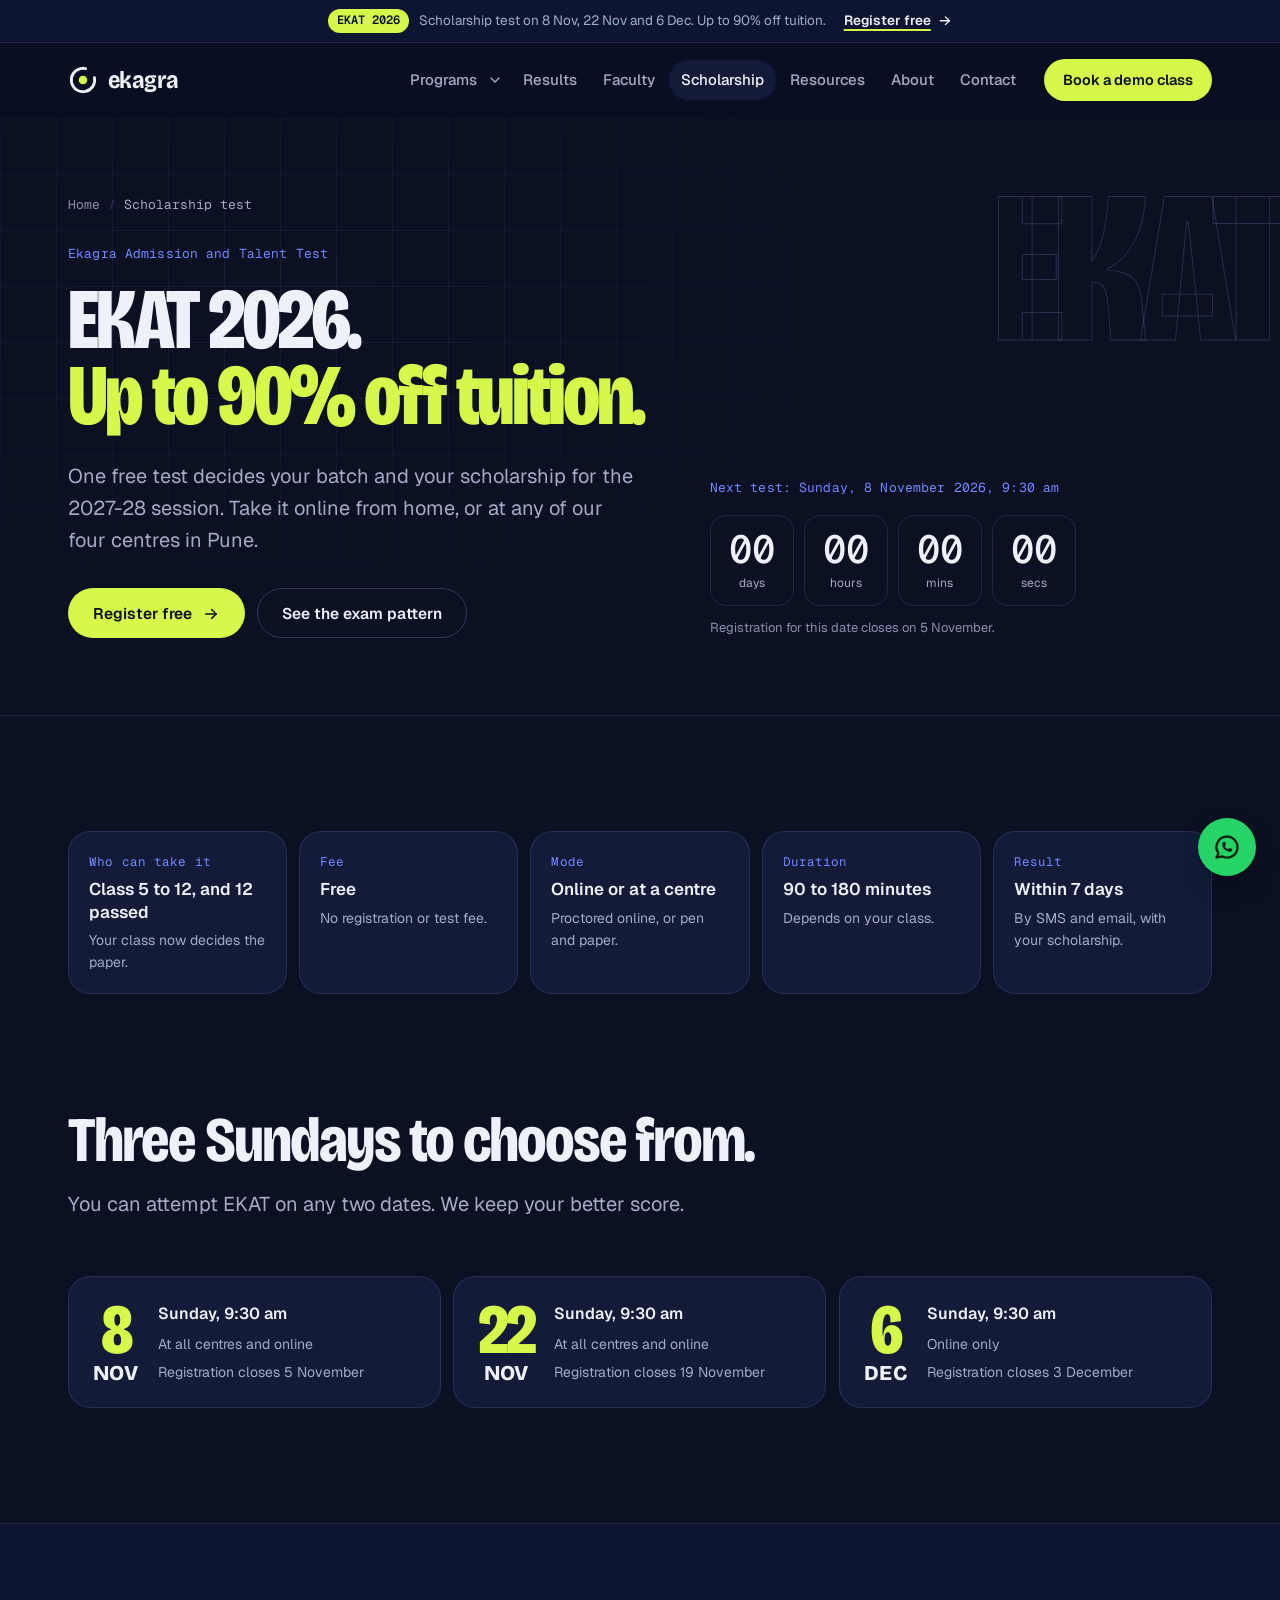
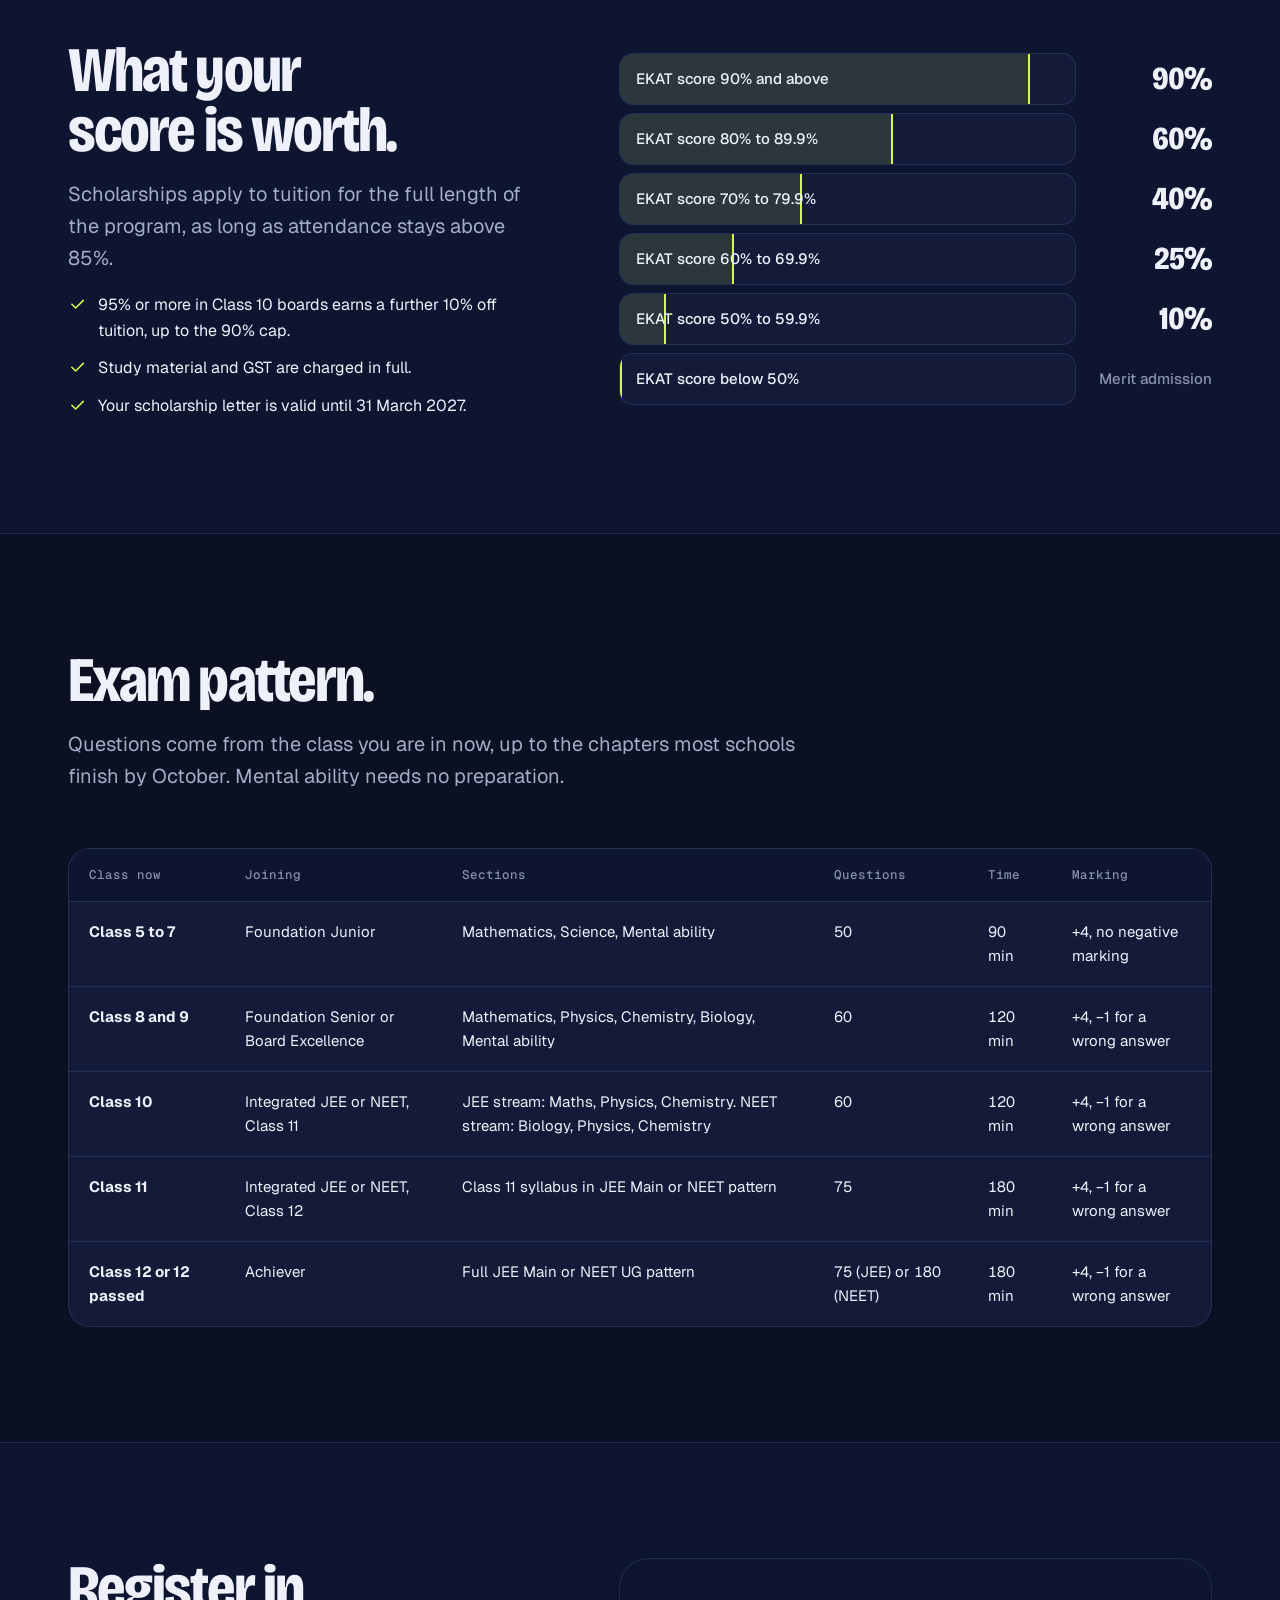
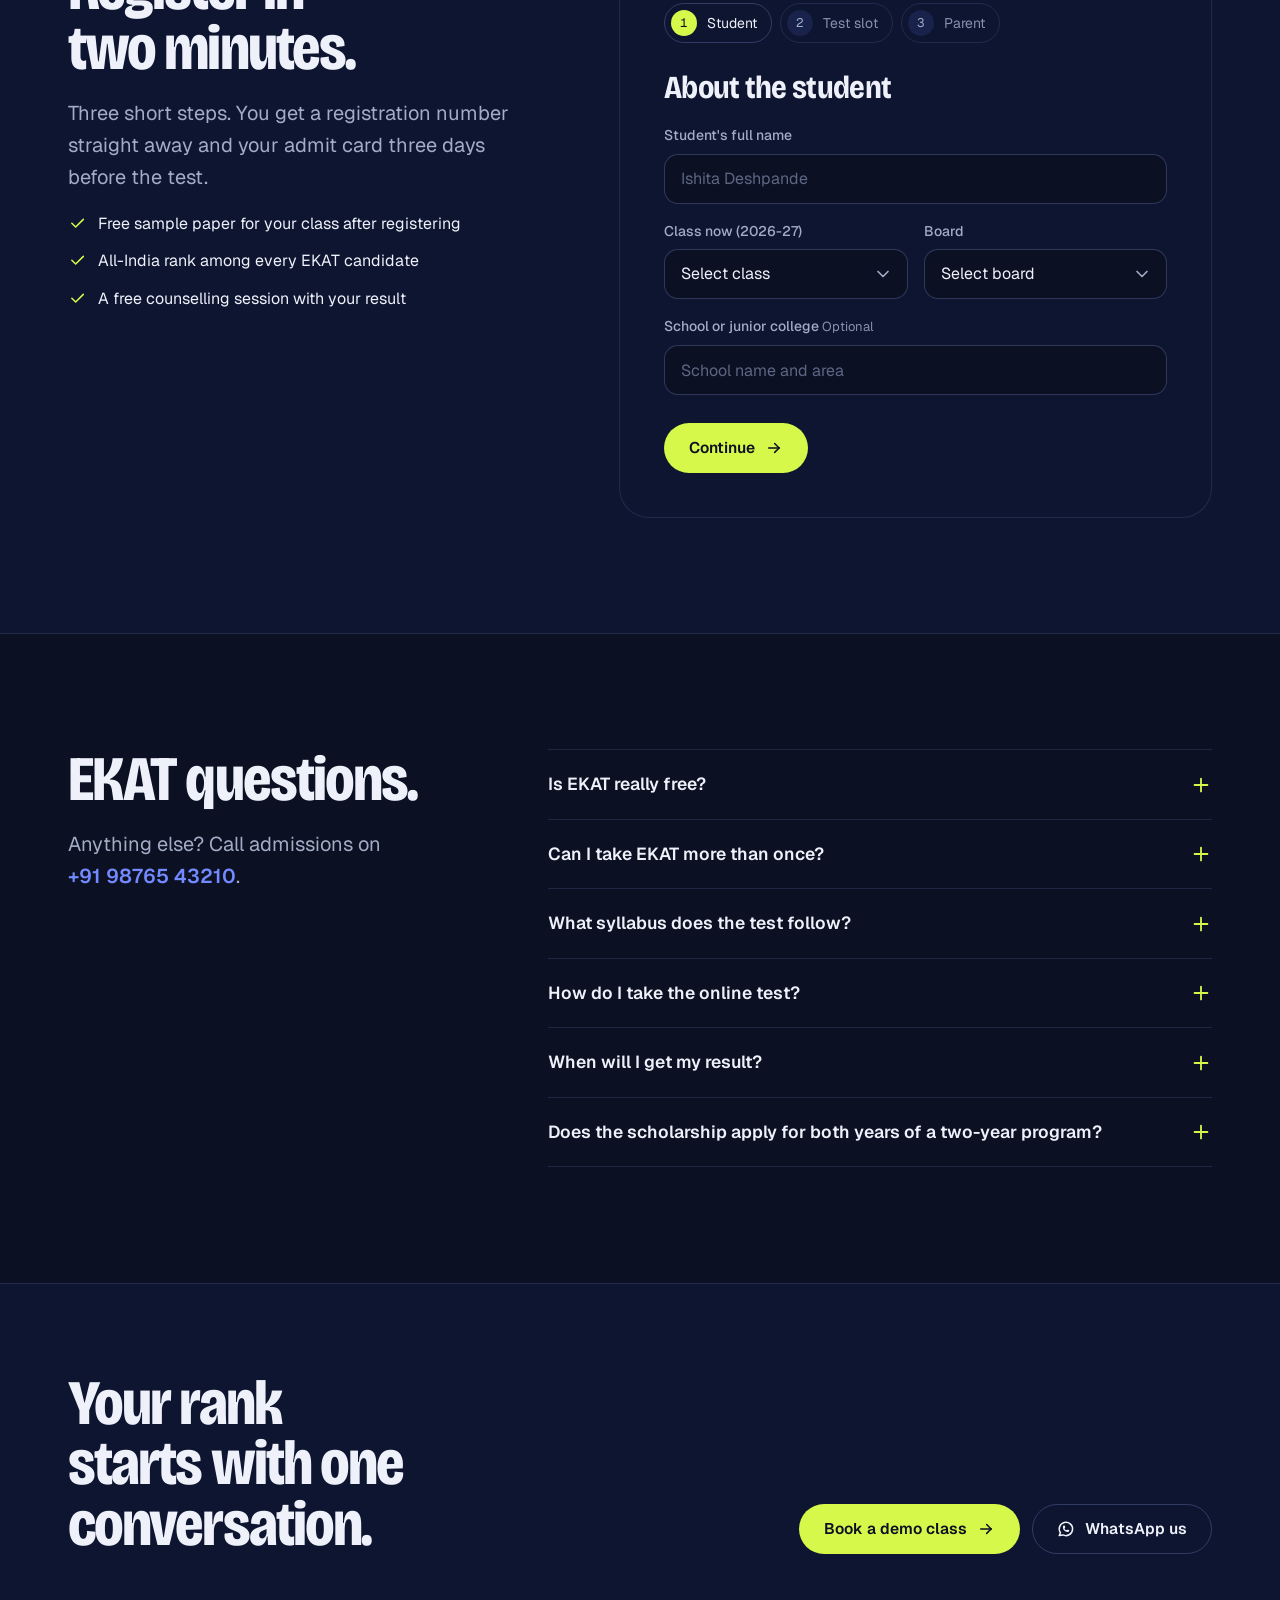
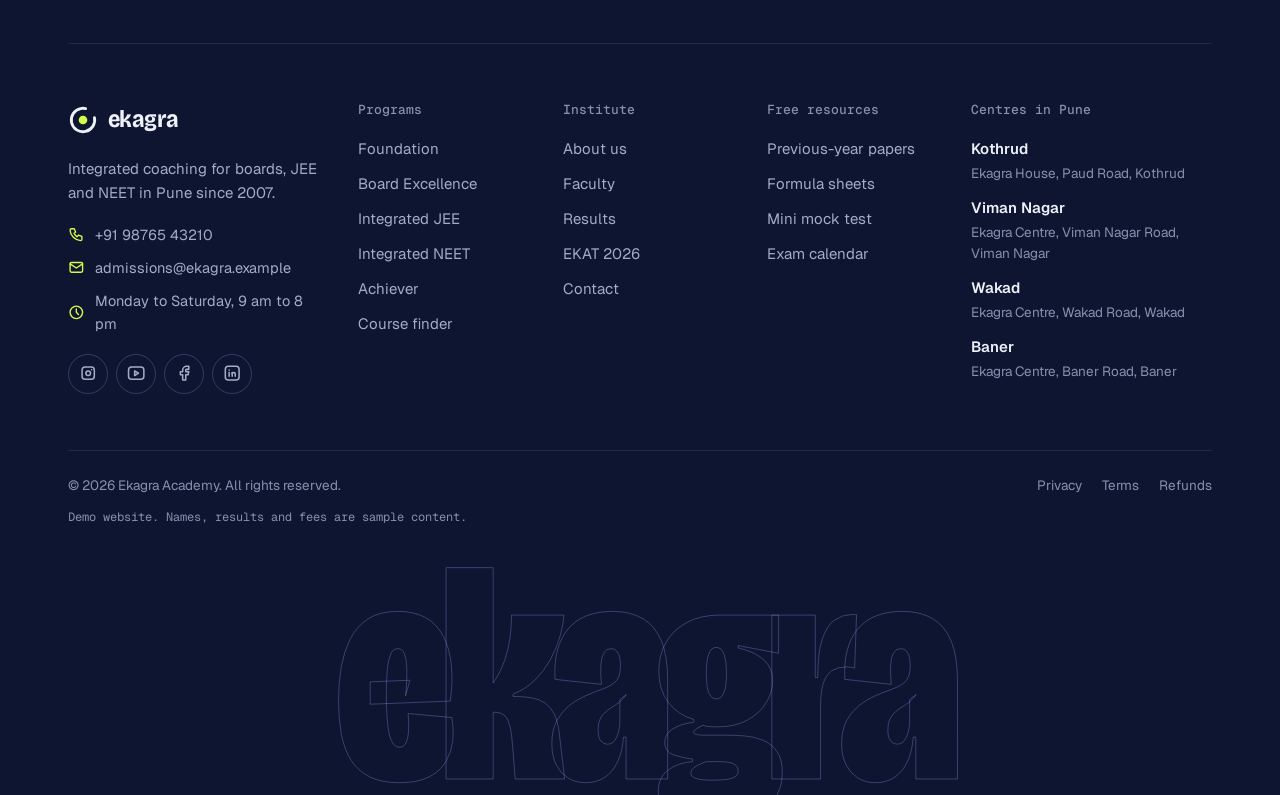
<file: scholarship-test.html>
<!doctype html>
<html lang="en-IN">
<head>
<meta charset="utf-8">
<meta name="viewport" content="width=device-width, initial-scale=1, viewport-fit=cover">
<title>EKAT 2026: free scholarship test, up to 90% off tuition | Ekagra Academy</title>
<meta name="description" content="Register free for EKAT 2026, the Ekagra Admission and Talent Test, on 8 November, 22 November or 6 December 2026. Online or at any Pune centre. Scholarships up to 90% of tuition.">
<link rel="canonical" href="https://ankitxksahoo.github.io/ekagra-academy/scholarship-test.html">
<meta name="robots" content="noindex">
<meta name="theme-color" content="#0B1022">
<meta property="og:type" content="website">
<meta property="og:site_name" content="Ekagra Academy">
<meta property="og:title" content="EKAT 2026: free scholarship test, up to 90% off tuition | Ekagra Academy">
<meta property="og:description" content="Register free for EKAT 2026, the Ekagra Admission and Talent Test, on 8 November, 22 November or 6 December 2026. Online or at any Pune centre. Scholarships up to 90% of tuition.">
<meta property="og:url" content="https://ankitxksahoo.github.io/ekagra-academy/scholarship-test.html">
<meta property="og:image" content="https://ankitxksahoo.github.io/ekagra-academy/assets/img/og-image.png">
<meta property="og:locale" content="en_IN">
<meta name="twitter:card" content="summary_large_image">
<link rel="icon" href="assets/img/favicon.svg" type="image/svg+xml">
<link rel="preconnect" href="https://fonts.googleapis.com">
<link rel="preconnect" href="https://fonts.gstatic.com" crossorigin>
<link rel="stylesheet" href="https://fonts.googleapis.com/css2?family=Bricolage+Grotesque:opsz,wdth,wght@12..96,75..100,400..800&family=Geist:wght@400..700&family=Geist+Mono:wght@400..600&display=swap">
<link rel="stylesheet" href="assets/css/styles.css">
<script type="application/ld+json">{"@context":"https://schema.org","@type":"EducationEvent","name":"EKAT 2026: Ekagra Admission and Talent Test","startDate":"2026-11-08T09:30:00+05:30","eventAttendanceMode":"https://schema.org/MixedEventAttendanceMode","eventStatus":"https://schema.org/EventScheduled","isAccessibleForFree":true,"location":{"@type":"Place","name":"Ekagra Academy, Kothrud","address":"Ekagra House, Paud Road, Kothrud, Pune 411038"},"organizer":{"@type":"EducationalOrganization","name":"Ekagra Academy","url":"https://ankitxksahoo.github.io/ekagra-academy"}}</script>
<script type="application/ld+json">{"@context":"https://schema.org","@type":"EducationEvent","name":"EKAT 2026: Ekagra Admission and Talent Test","startDate":"2026-11-22T09:30:00+05:30","eventAttendanceMode":"https://schema.org/MixedEventAttendanceMode","eventStatus":"https://schema.org/EventScheduled","isAccessibleForFree":true,"location":{"@type":"Place","name":"Ekagra Academy, Kothrud","address":"Ekagra House, Paud Road, Kothrud, Pune 411038"},"organizer":{"@type":"EducationalOrganization","name":"Ekagra Academy","url":"https://ankitxksahoo.github.io/ekagra-academy"}}</script>
<script type="application/ld+json">{"@context":"https://schema.org","@type":"EducationEvent","name":"EKAT 2026: Ekagra Admission and Talent Test","startDate":"2026-12-06T09:30:00+05:30","eventAttendanceMode":"https://schema.org/OnlineEventAttendanceMode","eventStatus":"https://schema.org/EventScheduled","isAccessibleForFree":true,"location":{"@type":"VirtualLocation","url":"https://ankitxksahoo.github.io/ekagra-academy/scholarship-test.html"},"organizer":{"@type":"EducationalOrganization","name":"Ekagra Academy","url":"https://ankitxksahoo.github.io/ekagra-academy"}}</script>
</head>
<body>
<a class="skip" href="#main">Skip to content</a>
<div class="progress-bar" aria-hidden="true"></div>
<svg class="sprite" width="0" height="0" aria-hidden="true" focusable="false"><symbol id="i-arrow" viewBox="0 0 24 24"><path d="M5 12h14"/><path d="M13 18l6-6"/><path d="M13 6l6 6"/></symbol><symbol id="i-arrow-ur" viewBox="0 0 24 24"><path d="M17 7L7 17"/><path d="M8 7h9v9"/></symbol><symbol id="i-phone" viewBox="0 0 24 24"><path d="M5 4h4l2 5l-2.5 1.5a11 11 0 0 0 5 5l1.5-2.5l5 2v4a2 2 0 0 1-2 2a16 16 0 0 1-15-15a2 2 0 0 1 2-2"/></symbol><symbol id="i-mail" viewBox="0 0 24 24"><path d="M3 7a2 2 0 0 1 2-2h14a2 2 0 0 1 2 2v10a2 2 0 0 1-2 2h-14a2 2 0 0 1-2-2v-10z"/><path d="M3 7l9 6l9-6"/></symbol><symbol id="i-pin" viewBox="0 0 24 24"><path d="M9 11a3 3 0 1 0 6 0a3 3 0 0 0-6 0"/><path d="M17.657 16.657l-4.243 4.243a2 2 0 0 1-2.827 0l-4.244-4.243a8 8 0 1 1 11.314 0z"/></symbol><symbol id="i-clock" viewBox="0 0 24 24"><path d="M3 12a9 9 0 1 0 18 0a9 9 0 0 0-18 0"/><path d="M12 7v5l3 3"/></symbol><symbol id="i-calendar" viewBox="0 0 24 24"><path d="M4 7a2 2 0 0 1 2-2h12a2 2 0 0 1 2 2v12a2 2 0 0 1-2 2h-12a2 2 0 0 1-2-2v-12z"/><path d="M16 3v4"/><path d="M8 3v4"/><path d="M4 11h16"/></symbol><symbol id="i-menu" viewBox="0 0 24 24"><path d="M4 7h16"/><path d="M4 12h16"/><path d="M4 17h16"/></symbol><symbol id="i-x" viewBox="0 0 24 24"><path d="M18 6L6 18"/><path d="M6 6l12 12"/></symbol><symbol id="i-check" viewBox="0 0 24 24"><path d="M5 12l5 5L20 7"/></symbol><symbol id="i-check-circle" viewBox="0 0 24 24"><path d="M3 12a9 9 0 1 0 18 0a9 9 0 0 0-18 0"/><path d="M9 12l2 2l4-4"/></symbol><symbol id="i-plus" viewBox="0 0 24 24"><path d="M12 5v14"/><path d="M5 12h14"/></symbol><symbol id="i-chevron" viewBox="0 0 24 24"><path d="M6 9l6 6l6-6"/></symbol><symbol id="i-download" viewBox="0 0 24 24"><path d="M4 17v2a2 2 0 0 0 2 2h12a2 2 0 0 0 2-2v-2"/><path d="M7 11l5 5l5-5"/><path d="M12 4v12"/></symbol><symbol id="i-star" viewBox="0 0 24 24"><path d="M12 17.75l-6.172 3.245l1.179-6.873l-5-4.867l6.9-1l3.086-6.253l3.086 6.253l6.9 1l-5 4.867l1.179 6.873z"/></symbol><symbol id="i-users" viewBox="0 0 24 24"><path d="M5 7a4 4 0 1 0 8 0a4 4 0 1 0-8 0"/><path d="M3 21v-2a4 4 0 0 1 4-4h4a4 4 0 0 1 4 4v2"/><path d="M16 3.13a4 4 0 0 1 0 7.75"/><path d="M21 21v-2a4 4 0 0 0-3-3.85"/></symbol><symbol id="i-chart" viewBox="0 0 24 24"><path d="M4 19h16"/><path d="M4 15l4-6l4 2l4-5l4 4"/></symbol><symbol id="i-help" viewBox="0 0 24 24"><path d="M8 9h8"/><path d="M8 13h6"/><path d="M18 4a3 3 0 0 1 3 3v8a3 3 0 0 1-3 3h-5l-5 3v-3h-2a3 3 0 0 1-3-3v-8a3 3 0 0 1 3-3h12z"/></symbol><symbol id="i-device" viewBox="0 0 24 24"><path d="M6 5a2 2 0 0 1 2-2h8a2 2 0 0 1 2 2v14a2 2 0 0 1-2 2h-8a2 2 0 0 1-2-2v-14z"/><path d="M11 4h2"/><path d="M12 17v.01"/></symbol><symbol id="i-book" viewBox="0 0 24 24"><path d="M3 19a9 9 0 0 1 9 0a9 9 0 0 1 9 0"/><path d="M3 6a9 9 0 0 1 9 0a9 9 0 0 1 9 0"/><path d="M3 6v13"/><path d="M12 6v13"/><path d="M21 6v13"/></symbol><symbol id="i-school" viewBox="0 0 24 24"><path d="M22 9l-10-4l-10 4l10 4l10-4v6"/><path d="M6 10.6v5.4a6 3 0 0 0 12 0v-5.4"/></symbol><symbol id="i-notebook" viewBox="0 0 24 24"><path d="M6 4h11a2 2 0 0 1 2 2v12a2 2 0 0 1-2 2h-11a1 1 0 0 1-1-1v-14a1 1 0 0 1 1-1m3 0v16"/><path d="M13 8h2"/><path d="M13 12h2"/></symbol><symbol id="i-atom" viewBox="0 0 24 24"><path d="M12 12v.01"/><path d="M19.071 4.929c-1.562-1.562-6 .337-9.9 4.243c-3.905 3.905-5.804 8.337-4.242 9.9c1.562 1.561 6-.338 9.9-4.244c3.905-3.905 5.804-8.337 4.242-9.9"/><path d="M4.929 4.929c-1.562 1.562 .337 6 4.243 9.9c3.905 3.905 8.337 5.804 9.9 4.242c1.561-1.562-.338-6-4.244-9.9c-3.905-3.905-8.337-5.804-9.9-4.242"/></symbol><symbol id="i-flask" viewBox="0 0 24 24"><path d="M9 3h6"/><path d="M10 9h4"/><path d="M10 3v6l-4 11a.7 .7 0 0 0 .5 1h11a.7 .7 0 0 0 .5-1l-4-11v-6"/></symbol><symbol id="i-target" viewBox="0 0 24 24"><path d="M11 12a1 1 0 1 0 2 0a1 1 0 1 0-2 0"/><path d="M7 12a5 5 0 1 0 10 0a5 5 0 1 0-10 0"/><path d="M3 12a9 9 0 1 0 18 0a9 9 0 1 0-18 0"/></symbol><symbol id="i-whatsapp" viewBox="0 0 24 24"><path d="M3 21l1.65-3.8a9 9 0 1 1 3.4 2.9l-5.05.9"/><path d="M9 10a.5 .5 0 0 0 1 0v-1a.5 .5 0 0 0-1 0v1a5 5 0 0 0 5 5h1a.5 .5 0 0 0 0-1h-1a.5 .5 0 0 0 0 1"/></symbol><symbol id="i-instagram" viewBox="0 0 24 24"><path d="M4 8a4 4 0 0 1 4-4h8a4 4 0 0 1 4 4v8a4 4 0 0 1-4 4h-8a4 4 0 0 1-4-4z"/><path d="M9 12a3 3 0 1 0 6 0a3 3 0 0 0-6 0"/><path d="M16.5 7.5v.01"/></symbol><symbol id="i-youtube" viewBox="0 0 24 24"><path d="M2 8a4 4 0 0 1 4-4h12a4 4 0 0 1 4 4v8a4 4 0 0 1-4 4h-12a4 4 0 0 1-4-4v-8z"/><path d="M10 9l5 3l-5 3z"/></symbol><symbol id="i-facebook" viewBox="0 0 24 24"><path d="M7 10v4h3v7h4v-7h3l1-4h-4v-2a1 1 0 0 1 1-1h3v-4h-3a5 5 0 0 0-5 5v2h-3"/></symbol><symbol id="i-linkedin" viewBox="0 0 24 24"><path d="M8 11v5"/><path d="M8 8v.01"/><path d="M12 16v-5"/><path d="M16 16v-3a2 2 0 1 0-4 0"/><path d="M3 7a4 4 0 0 1 4-4h10a4 4 0 0 1 4 4v10a4 4 0 0 1-4 4h-10a4 4 0 0 1-4-4z"/></symbol><symbol id="i-play" viewBox="0 0 24 24"><path d="M7 4v16l13-8z"/></symbol><symbol id="i-pause" viewBox="0 0 24 24"><path d="M6 6a1 1 0 0 1 1-1h2a1 1 0 0 1 1 1v12a1 1 0 0 1-1 1h-2a1 1 0 0 1-1-1z"/><path d="M14 6a1 1 0 0 1 1-1h2a1 1 0 0 1 1 1v12a1 1 0 0 1-1 1h-2a1 1 0 0 1-1-1z"/></symbol><symbol id="i-search" viewBox="0 0 24 24"><path d="M3 10a7 7 0 1 0 14 0a7 7 0 1 0-14 0"/><path d="M21 21l-6-6"/></symbol><symbol id="i-external" viewBox="0 0 24 24"><path d="M12 6h-6a2 2 0 0 0-2 2v10a2 2 0 0 0 2 2h10a2 2 0 0 0 2-2v-6"/><path d="M11 13l9-9"/><path d="M15 4h5v5"/></symbol><symbol id="i-file" viewBox="0 0 24 24"><path d="M14 3v4a1 1 0 0 0 1 1h4"/><path d="M17 21h-10a2 2 0 0 1-2-2v-14a2 2 0 0 1 2-2h7l5 5v11a2 2 0 0 1-2 2z"/><path d="M9 9h1"/><path d="M9 13h6"/><path d="M9 17h6"/></symbol><symbol id="i-info" viewBox="0 0 24 24"><path d="M3 12a9 9 0 1 0 18 0a9 9 0 0 0-18 0"/><path d="M12 9h.01"/><path d="M11 12h1v4h1"/></symbol><symbol id="i-shield" viewBox="0 0 24 24"><path d="M11.46 20.846a12 12 0 0 1-7.96-14.846a12 12 0 0 0 8.5-3a12 12 0 0 0 8.5 3a12 12 0 0 1-.09 7.06"/><path d="M15 19l2 2l4-4"/></symbol><symbol id="i-percent" viewBox="0 0 24 24"><path d="M16 17a1 1 0 1 0 2 0a1 1 0 1 0-2 0"/><path d="M6 7a1 1 0 1 0 2 0a1 1 0 1 0-2 0"/><path d="M6 18l12-12"/></symbol><symbol id="i-lock" viewBox="0 0 24 24"><path d="M5 13a2 2 0 0 1 2-2h10a2 2 0 0 1 2 2v6a2 2 0 0 1-2 2h-10a2 2 0 0 1-2-2v-6z"/><path d="M11 16a1 1 0 1 0 2 0a1 1 0 0 0-2 0"/><path d="M8 11v-4a4 4 0 1 1 8 0v4"/></symbol><symbol id="i-refresh" viewBox="0 0 24 24"><path d="M20 11a8.1 8.1 0 0 0-15.5-2m-.5-4v4h4"/><path d="M4 13a8.1 8.1 0 0 0 15.5 2m.5 4v-4h-4"/></symbol><symbol id="i-building" viewBox="0 0 24 24"><path d="M3 21h18"/><path d="M9 8h1"/><path d="M9 12h1"/><path d="M9 16h1"/><path d="M14 8h1"/><path d="M14 12h1"/><path d="M14 16h1"/><path d="M5 21v-16a2 2 0 0 1 2-2h10a2 2 0 0 1 2 2v16"/></symbol><symbol id="i-calculator" viewBox="0 0 24 24"><path d="M4 5a2 2 0 0 1 2-2h12a2 2 0 0 1 2 2v14a2 2 0 0 1-2 2h-12a2 2 0 0 1-2-2z"/><path d="M8 8a1 1 0 0 1 1-1h6a1 1 0 0 1 1 1v1a1 1 0 0 1-1 1h-6a1 1 0 0 1-1-1z"/><path d="M8 14v.01"/><path d="M12 14v.01"/><path d="M16 14v.01"/><path d="M8 17v.01"/><path d="M12 17v.01"/><path d="M16 17v.01"/></symbol><symbol id="i-trophy" viewBox="0 0 24 24"><path d="M8 21h8"/><path d="M12 17v4"/><path d="M7 4h10"/><path d="M17 4v8a5 5 0 0 1-10 0v-8"/><path d="M3 9a2 2 0 1 0 4 0a2 2 0 1 0-4 0"/><path d="M17 9a2 2 0 1 0 4 0a2 2 0 1 0-4 0"/></symbol><symbol id="i-copy" viewBox="0 0 24 24"><path d="M7 9.667a2.667 2.667 0 0 1 2.667-2.667h8.666a2.667 2.667 0 0 1 2.667 2.667v8.666a2.667 2.667 0 0 1-2.667 2.667h-8.666a2.667 2.667 0 0 1-2.667-2.667z"/><path d="M4.012 16.737a2 2 0 0 1-1.012-1.737v-10c0-1.1 .9-2 2-2h10c.75 0 1.158 .385 1.5 1"/></symbol></svg>
<div class="topbar"><div class="wrap topbar-in"><p><span class="topbar-tag">EKAT 2026</span><span>Scholarship test on 8 Nov, 22 Nov and 6 Dec. Up to 90% off tuition.</span></p><a href="scholarship-test.html">Register free<svg class="ico" aria-hidden="true" focusable="false"><use href="#i-arrow"/></svg></a></div></div>
<header class="site-header" data-header>
  <div class="wrap nav">
    <a class="logo" href="index.html" aria-label="Ekagra Academy home"><svg class="mark" viewBox="0 0 32 32" aria-hidden="true" focusable="false"><circle cx="16" cy="16" r="12.5" fill="none" stroke="currentColor" stroke-width="3" stroke-linecap="round" stroke-dasharray="64 14.54" transform="rotate(-12 16 16)"/><circle class="mark-dot" cx="16" cy="16" r="4.6"/></svg><span>ekagra</span></a>
    <nav class="nav-main" aria-label="Main"><ul class="nav-links"><li class="has-dd"><a class="nav-a" href="programs.html">Programs</a><button class="dd-toggle" type="button" aria-expanded="false" aria-controls="dd-programs" aria-label="Show all programs"><svg class="ico" aria-hidden="true" focusable="false"><use href="#i-chevron"/></svg></button>
<div class="dd" id="dd-programs"><ul class="dd-list"><li><a href="programs.html#foundation"><span class="dd-ico"><svg class="ico" aria-hidden="true" focusable="false"><use href="#i-book"/></svg></span><span><b>Foundation</b><small>Class 6 to 10</small></span></a></li><li><a href="programs.html#boards"><span class="dd-ico"><svg class="ico" aria-hidden="true" focusable="false"><use href="#i-school"/></svg></span><span><b>Board Excellence</b><small>Class 9 to 12</small></span></a></li><li><a href="programs.html#jee"><span class="dd-ico"><svg class="ico" aria-hidden="true" focusable="false"><use href="#i-atom"/></svg></span><span><b>Integrated JEE</b><small>Class 11 and 12</small></span></a></li><li><a href="programs.html#neet"><span class="dd-ico"><svg class="ico" aria-hidden="true" focusable="false"><use href="#i-flask"/></svg></span><span><b>Integrated NEET</b><small>Class 11 and 12</small></span></a></li><li><a href="programs.html#achiever"><span class="dd-ico"><svg class="ico" aria-hidden="true" focusable="false"><use href="#i-target"/></svg></span><span><b>Achiever</b><small>Class 12 passed</small></span></a></li></ul><a class="dd-card" href="course-finder.html"><span class="tag-mono">Not sure which one?</span><b>Try the course finder</b><span>Three questions. Batch, fee and scholarship in one view.</span><svg class="ico ico--arrow" aria-hidden="true" focusable="false"><use href="#i-arrow"/></svg></a></div></li><li><a class="nav-a" href="results.html">Results</a></li><li><a class="nav-a" href="faculty.html">Faculty</a></li><li><a class="nav-a" href="scholarship-test.html" aria-current="page">Scholarship</a></li><li><a class="nav-a" href="resources.html">Resources</a></li><li><a class="nav-a" href="about.html">About</a></li><li><a class="nav-a" href="contact.html">Contact</a></li></ul></nav>
    <a class="nav-phone" href="tel:+919876543210"><svg class="ico" aria-hidden="true" focusable="false"><use href="#i-phone"/></svg><span>+91 98765 43210</span></a>
    <button class="btn btn--lime btn--sm nav-cta" type="button" data-enquire data-magnetic>Book a demo class</button>
    <button class="menu-btn" type="button" data-menu aria-expanded="false" aria-controls="mobile-menu" aria-label="Open menu"><svg class="ico ico--open" aria-hidden="true" focusable="false"><use href="#i-menu"/></svg><svg class="ico ico--close" aria-hidden="true" focusable="false"><use href="#i-x"/></svg></button>
  </div>
  <div class="mobile-menu" id="mobile-menu" hidden>
    <div class="wrap">
      <ul class="mm-links"><li><a href="programs.html">Programs<svg class="ico" aria-hidden="true" focusable="false"><use href="#i-arrow"/></svg></a></li><li><a href="results.html">Results<svg class="ico" aria-hidden="true" focusable="false"><use href="#i-arrow"/></svg></a></li><li><a href="faculty.html">Faculty<svg class="ico" aria-hidden="true" focusable="false"><use href="#i-arrow"/></svg></a></li><li><a href="scholarship-test.html" aria-current="page">Scholarship<svg class="ico" aria-hidden="true" focusable="false"><use href="#i-arrow"/></svg></a></li><li><a href="resources.html">Resources<svg class="ico" aria-hidden="true" focusable="false"><use href="#i-arrow"/></svg></a></li><li><a href="about.html">About<svg class="ico" aria-hidden="true" focusable="false"><use href="#i-arrow"/></svg></a></li><li><a href="contact.html">Contact<svg class="ico" aria-hidden="true" focusable="false"><use href="#i-arrow"/></svg></a></li></ul>
      <div class="mm-actions">
        <button class="btn btn--lime btn--block" type="button" data-enquire>Book a demo class</button>
        <a class="btn btn--ghost btn--block" href="tel:+919876543210"><svg class="ico" aria-hidden="true" focusable="false"><use href="#i-phone"/></svg>+91 98765 43210</a>
      </div>
    </div>
  </div>
</header>
<main id="main">
<section class="page-hero grid-bg ekat-hero">
  <span class="hero-word" aria-hidden="true">EKAT</span>
  <div class="wrap">
    <nav aria-label="Breadcrumb"><ol class="crumbs"><li><a href="index.html">Home</a></li><li aria-current="page">Scholarship test</li></ol></nav>
    <div class="ekat-hero-grid">
      <div>
        <p class="tag-mono">Ekagra Admission and Talent Test</p>
        <h1 class="display h-page" style="margin-top:18px">EKAT 2026. <span class="line hl">Up to 90% off tuition.</span></h1>
        <p class="lede">One free test decides your batch and your scholarship for the 2027-28 session. Take it online from home, or at any of our four centres in Pune.</p>
        <div class="page-hero-actions"><a class="btn btn--lime" href="#register">Register free<svg class="ico ico--arrow" aria-hidden="true" focusable="false"><use href="#i-arrow"/></svg></a><a class="btn btn--ghost" href="#pattern">See the exam pattern</a></div>
      </div>
      <div class="ekat-hero-side">
        <p class="tag-mono">Next test: Sunday, 8 November 2026, 9:30 am</p>
        <div class="countdown" data-countdown="2026-11-08T09:30:00+05:30" role="timer" aria-label="Time left until the next EKAT">
  <div><b data-unit="d">32</b><span>days</span></div>
  <div><b data-unit="h">13</b><span>hours</span></div>
  <div><b data-unit="m">00</b><span>mins</span></div>
  <div><b data-unit="s">00</b><span>secs</span></div>
</div>
        <p class="fine">Registration for this date closes on 5 November.</p>
      </div>
    </div>
  </div>
</section>

<section class="section" aria-labelledby="facts-h">
  <div class="wrap">
    <h2 class="sr-only" id="facts-h">Key facts</h2>
    <div class="facts">
      <div class="fact"><span class="tag-mono">Who can take it</span><b>Class 5 to 12, and 12 passed</b><span>Your class now decides the paper.</span></div>
      <div class="fact"><span class="tag-mono">Fee</span><b>Free</b><span>No registration or test fee.</span></div>
      <div class="fact"><span class="tag-mono">Mode</span><b>Online or at a centre</b><span>Proctored online, or pen and paper.</span></div>
      <div class="fact"><span class="tag-mono">Duration</span><b>90 to 180 minutes</b><span>Depends on your class.</span></div>
      <div class="fact"><span class="tag-mono">Result</span><b>Within 7 days</b><span>By SMS and email, with your scholarship.</span></div>
    </div>
  </div>
</section>

<section class="section section--flush-top" aria-labelledby="dates-h">
  <div class="wrap">
    <div class="sec-head"><h2 class="h2" id="dates-h">Three Sundays to choose from.</h2><p class="lede">You can attempt EKAT on any two dates. We keep your better score.</p></div>
    <div class="dates"><div class="date-card"><span class="dnum">8<small>NOV</small></span><b>Sunday, 9:30 am</b><span>At all centres and online</span><span>Registration closes 5 November</span></div><div class="date-card"><span class="dnum">22<small>NOV</small></span><b>Sunday, 9:30 am</b><span>At all centres and online</span><span>Registration closes 19 November</span></div><div class="date-card"><span class="dnum">6<small>DEC</small></span><b>Sunday, 9:30 am</b><span>Online only</span><span>Registration closes 3 December</span></div></div>
  </div>
</section>

<section class="section section--tint" aria-labelledby="slab-h">
  <div class="wrap split">
    <div class="sec-head" style="margin-bottom:0">
      <h2 class="h2" id="slab-h">What your score is worth.</h2>
      <p class="lede">Scholarships apply to tuition for the full length of the program, as long as attendance stays above 85%.</p>
      <ul class="checks">
        <li><svg class="ico" aria-hidden="true" focusable="false"><use href="#i-check"/></svg><span>95% or more in Class 10 boards earns a further 10% off tuition, up to the 90% cap.</span></li>
        <li><svg class="ico" aria-hidden="true" focusable="false"><use href="#i-check"/></svg><span>Study material and GST are charged in full.</span></li>
        <li><svg class="ico" aria-hidden="true" focusable="false"><use href="#i-check"/></svg><span>Your scholarship letter is valid until 31 March 2027.</span></li>
      </ul>
    </div>
    <div class="slabs" role="list" aria-label="Scholarship by EKAT score"><div class="slab">
  <div class="slab-bar"><i style="width:90%"></i><span>EKAT score 90% and above</span></div>
  <b>90%</b>
</div><div class="slab">
  <div class="slab-bar"><i style="width:60%"></i><span>EKAT score 80% to 89.9%</span></div>
  <b>60%</b>
</div><div class="slab">
  <div class="slab-bar"><i style="width:40%"></i><span>EKAT score 70% to 79.9%</span></div>
  <b>40%</b>
</div><div class="slab">
  <div class="slab-bar"><i style="width:25%"></i><span>EKAT score 60% to 69.9%</span></div>
  <b>25%</b>
</div><div class="slab">
  <div class="slab-bar"><i style="width:10%"></i><span>EKAT score 50% to 59.9%</span></div>
  <b>10%</b>
</div><div class="slab slab--zero">
  <div class="slab-bar"><i style="width:0%"></i><span>EKAT score below 50%</span></div>
  <b>Merit admission</b>
</div></div>
  </div>
</section>

<section class="section" id="pattern" aria-labelledby="pattern-h">
  <div class="wrap">
    <div class="sec-head"><h2 class="h2" id="pattern-h">Exam pattern.</h2><p class="lede">Questions come from the class you are in now, up to the chapters most schools finish by October. Mental ability needs no preparation.</p></div>
    <div class="table-wrap" tabindex="0" role="region" aria-labelledby="pattern-h">
      <table class="table">
        <thead><tr><th scope="col">Class now</th><th scope="col">Joining</th><th scope="col">Sections</th><th scope="col">Questions</th><th scope="col">Time</th><th scope="col">Marking</th></tr></thead>
        <tbody><tr><td><b>Class 5 to 7</b></td><td>Foundation Junior</td><td>Mathematics, Science, Mental ability</td><td class="num">50</td><td class="num">90 min</td><td>+4, no negative marking</td></tr><tr><td><b>Class 8 and 9</b></td><td>Foundation Senior or Board Excellence</td><td>Mathematics, Physics, Chemistry, Biology, Mental ability</td><td class="num">60</td><td class="num">120 min</td><td>+4, −1 for a wrong answer</td></tr><tr><td><b>Class 10</b></td><td>Integrated JEE or NEET, Class 11</td><td>JEE stream: Maths, Physics, Chemistry. NEET stream: Biology, Physics, Chemistry</td><td class="num">60</td><td class="num">120 min</td><td>+4, −1 for a wrong answer</td></tr><tr><td><b>Class 11</b></td><td>Integrated JEE or NEET, Class 12</td><td>Class 11 syllabus in JEE Main or NEET pattern</td><td class="num">75</td><td class="num">180 min</td><td>+4, −1 for a wrong answer</td></tr><tr><td><b>Class 12 or 12 passed</b></td><td>Achiever</td><td>Full JEE Main or NEET UG pattern</td><td class="num">75 (JEE) or 180 (NEET)</td><td class="num">180 min</td><td>+4, −1 for a wrong answer</td></tr></tbody>
      </table>
    </div>
  </div>
</section>

<section class="section section--tint" id="register" aria-labelledby="reg-h">
  <div class="wrap split" style="align-items:start">
    <div class="sec-head">
      <h2 class="h2" id="reg-h">Register in two minutes.</h2>
      <p class="lede">Three short steps. You get a registration number straight away and your admit card three days before the test.</p>
      <ul class="checks">
        <li><svg class="ico" aria-hidden="true" focusable="false"><use href="#i-check"/></svg><span>Free sample paper for your class after registering</span></li>
        <li><svg class="ico" aria-hidden="true" focusable="false"><use href="#i-check"/></svg><span>All-India rank among every EKAT candidate</span></li>
        <li><svg class="ico" aria-hidden="true" focusable="false"><use href="#i-check"/></svg><span>A free counselling session with your result</span></li>
      </ul>
    </div>
    <div class="reg">
  <ol class="reg-steps" aria-label="Registration steps">
    <li class="is-current" data-step-ind="1"><span>1</span>Student</li>
    <li data-step-ind="2"><span>2</span>Test slot</li>
    <li data-step-ind="3"><span>3</span>Parent</li>
  </ol>
  <form class="reg-form" data-reg novalidate>
    <div class="reg-panel" data-step="1">
      <h3 class="h3">About the student</h3>
      <div class="form-grid">
        <div class="field full"><label for="reg-name">Student's full name</label><input class="input" id="reg-name" name="name" autocomplete="name" required minlength="2" placeholder="Ishita Deshpande"><p class="err" data-err-for="name"></p></div>
        <div class="field"><label for="reg-class">Class now (2026-27)</label><select class="select" id="reg-class" name="klass" required><option value="">Select class</option><option>Class 5</option><option>Class 6</option><option>Class 7</option><option>Class 8</option><option>Class 9</option><option>Class 10</option><option>Class 11</option><option>Class 12</option><option>Class 12 passed</option></select><p class="err" data-err-for="klass"></p></div>
        <div class="field"><label for="reg-board">Board</label><select class="select" id="reg-board" name="board" required><option value="">Select board</option><option>CBSE</option><option>ICSE or ISC</option><option>Maharashtra State Board</option><option>Other</option></select><p class="err" data-err-for="board"></p></div>
        <div class="field full"><label for="reg-school">School or junior college <span class="opt">Optional</span></label><input class="input" id="reg-school" name="school" autocomplete="organization" placeholder="School name and area"></div>
      </div>
    </div>
    <div class="reg-panel" data-step="2" hidden>
      <h3 class="h3">Choose your test</h3>
      <div class="form-grid">
        <fieldset class="field full"><legend class="fq-l">Test date</legend><div class="radio-cards"><input type="radio" name="slot" id="slot-nov8" value="nov8" data-online-only="false" checked><label for="slot-nov8"><b>8 Nov</b><span>At all centres and online</span></label><input type="radio" name="slot" id="slot-nov22" value="nov22" data-online-only="false"><label for="slot-nov22"><b>22 Nov</b><span>At all centres and online</span></label><input type="radio" name="slot" id="slot-dec6" value="dec6" data-online-only="true"><label for="slot-dec6"><b>6 Dec</b><span>Online only</span></label></div></fieldset>
        <fieldset class="field full"><legend class="fq-l">How you will take it</legend><div class="seg"><input type="radio" name="mode" id="reg-mode-online" value="Online from home" checked><label for="reg-mode-online">Online from home</label><input type="radio" name="mode" id="reg-mode-centre" value="At a centre"><label for="reg-mode-centre">At a centre</label></div><p class="err" data-err-for="mode"></p></fieldset>
        <div class="field full" data-centre-field hidden><label for="reg-centre">Centre</label><select class="select" id="reg-centre" name="centre"><option value="">Select centre</option><option>Kothrud</option><option>Viman Nagar</option><option>Wakad</option><option>Baner</option></select><p class="err" data-err-for="centre"></p></div>
        <fieldset class="field full" data-stream-field hidden><legend class="fq-l">Stream</legend><div class="seg"><input type="radio" name="stream" id="reg-stream-jee" value="JEE" checked><label for="reg-stream-jee">JEE</label><input type="radio" name="stream" id="reg-stream-neet" value="NEET"><label for="reg-stream-neet">NEET</label></div></fieldset>
      </div>
    </div>
    <div class="reg-panel" data-step="3" hidden>
      <h3 class="h3">Parent's details</h3>
      <div class="form-grid">
        <div class="field full"><label for="reg-parent">Parent's name</label><input class="input" id="reg-parent" name="parent" autocomplete="name" required minlength="2" placeholder="Rajesh Deshpande"><p class="err" data-err-for="parent"></p></div>
        <div class="field"><label for="reg-phone">Mobile number</label><div class="phone-field"><span aria-hidden="true">+91</span><input class="input" id="reg-phone" name="phone" type="tel" inputmode="numeric" autocomplete="tel-national" maxlength="10" required placeholder="98765 43210"></div><p class="err" data-err-for="phone"></p></div>
        <div class="field"><label for="reg-email">Email <span class="opt">Optional</span></label><input class="input" id="reg-email" name="email" type="email" autocomplete="email" placeholder="parent@example.com"><p class="err" data-err-for="email"></p></div>
        <div class="field full"><label class="check" for="reg-consent"><input type="checkbox" id="reg-consent" name="consent" required><span>I agree to receive the admit card, result and admission information from Ekagra by SMS, email and WhatsApp. Read our <a href="policies.html#privacy">privacy policy</a>.</span></label><p class="err" data-err-for="consent"></p></div>
      </div>
    </div>
    <div class="reg-nav">
      <button class="btn btn--ghost" type="button" data-reg-back hidden>Back</button>
      <button class="btn btn--lime" type="button" data-reg-next>Continue<svg class="ico ico--arrow" aria-hidden="true" focusable="false"><use href="#i-arrow"/></svg></button>
      <button class="btn btn--lime" type="submit" data-reg-submit hidden><span class="btn-label">Register for EKAT</span><svg class="ico ico--arrow" aria-hidden="true" focusable="false"><use href="#i-arrow"/></svg></button>
    </div>
  </form>
  <div class="form-success reg-success" hidden tabindex="-1">
    <span class="tick"><svg class="ico" aria-hidden="true" focusable="false"><use href="#i-check"/></svg></span>
    <h3 class="h3">You are registered for EKAT 2026.</h3>
    <div class="ref-box"><span>Registration number</span><b data-reg-ref>EKAT26-00000</b></div>
    <p class="muted">Your slot: <b data-reg-slot style="color:var(--text)">Sunday, 8 November 2026</b>, 9:30 am.</p>
    <ol class="next-steps">
      <li>Your admit card arrives by SMS and email three days before the test.</li>
      <li>Online candidates get a login and a five-minute system check the day before.</li>
      <li>Results, rank and scholarship arrive within 7 days of the test.</li>
    </ol>
    <a class="btn btn--ghost" href="https://wa.me/919876543210?text=Hi%20Ekagra%2C%20I%20have%20registered%20for%20EKAT%202026%20and%20have%20a%20question." target="_blank" rel="noopener"><svg class="ico" aria-hidden="true" focusable="false"><use href="#i-whatsapp"/></svg>Questions? WhatsApp us</a>
  </div>
</div>
  </div>
</section>

<section class="section" aria-labelledby="faq-h">
  <div class="wrap faq">
    <div class="faq-aside"><h2 class="h2" id="faq-h">EKAT questions.</h2><p class="lede">Anything else? Call admissions on <a class="link" href="tel:+919876543210">+91 98765 43210</a>.</p></div>
    <div class="faq-list"><details><summary>Is EKAT really free?<svg class="ico" aria-hidden="true" focusable="false"><use href="#i-plus"/></svg></summary><div class="ans"><p>Yes. Registration, the test and the result are free. There is no obligation to join after the test.</p></div></details><details><summary>Can I take EKAT more than once?<svg class="ico" aria-hidden="true" focusable="false"><use href="#i-plus"/></svg></summary><div class="ans"><p>You can attempt it on any two of the three dates. We use your better score for the scholarship.</p></div></details><details><summary>What syllabus does the test follow?<svg class="ico" aria-hidden="true" focusable="false"><use href="#i-plus"/></svg></summary><div class="ans"><p>Questions come from the class you are in now, up to the chapters most schools finish by October. Mental ability questions need no preparation.</p></div></details><details><summary>How do I take the online test?<svg class="ico" aria-hidden="true" focusable="false"><use href="#i-plus"/></svg></summary><div class="ans"><p>You get a login by SMS two days before the test. You need a laptop or a tablet with a webcam and a steady internet connection. The test is proctored.</p></div></details><details><summary>When will I get my result?<svg class="ico" aria-hidden="true" focusable="false"><use href="#i-plus"/></svg></summary><div class="ans"><p>Within 7 days, by SMS and email, with your score, your rank among all candidates and your scholarship.</p></div></details><details><summary>Does the scholarship apply for both years of a two-year program?<svg class="ico" aria-hidden="true" focusable="false"><use href="#i-plus"/></svg></summary><div class="ans"><p>Yes, as long as attendance stays above 85% and the student takes all Sunday tests.</p></div></details></div>
  </div>
</section>
</main>
<footer class="site-footer">
  <div class="wrap">
    <div class="footer-cta">
      <h2 class="h2">Your rank starts with one conversation.</h2>
      <div class="footer-cta-actions">
        <button class="btn btn--lime" type="button" data-enquire data-magnetic>Book a demo class<svg class="ico ico--arrow" aria-hidden="true" focusable="false"><use href="#i-arrow"/></svg></button>
        <a class="btn btn--ghost" href="https://wa.me/919876543210?text=Hi%20Ekagra%2C%20I%20would%20like%20to%20know%20about%20admissions%20for%202027-28." target="_blank" rel="noopener"><svg class="ico" aria-hidden="true" focusable="false"><use href="#i-whatsapp"/></svg>WhatsApp us</a>
      </div>
    </div>
    <div class="footer-grid">
      <div class="footer-brand">
        <a class="logo" href="index.html" aria-label="Ekagra Academy home"><svg class="mark" viewBox="0 0 32 32" aria-hidden="true" focusable="false"><circle cx="16" cy="16" r="12.5" fill="none" stroke="currentColor" stroke-width="3" stroke-linecap="round" stroke-dasharray="64 14.54" transform="rotate(-12 16 16)"/><circle class="mark-dot" cx="16" cy="16" r="4.6"/></svg><span>ekagra</span></a>
        <p>Integrated coaching for boards, JEE and NEET in Pune since 2007.</p>
        <ul class="contact-lines">
          <li><svg class="ico" aria-hidden="true" focusable="false"><use href="#i-phone"/></svg><a href="tel:+919876543210">+91 98765 43210</a></li>
          <li><svg class="ico" aria-hidden="true" focusable="false"><use href="#i-mail"/></svg><a href="mailto:admissions@ekagra.example">admissions@ekagra.example</a></li>
          <li><svg class="ico" aria-hidden="true" focusable="false"><use href="#i-clock"/></svg><span>Monday to Saturday, 9 am to 8 pm</span></li>
        </ul>
        <div class="social"><a href="#" aria-label="Instagram"><svg class="ico" aria-hidden="true" focusable="false"><use href="#i-instagram"/></svg></a><a href="#" aria-label="YouTube"><svg class="ico" aria-hidden="true" focusable="false"><use href="#i-youtube"/></svg></a><a href="#" aria-label="Facebook"><svg class="ico" aria-hidden="true" focusable="false"><use href="#i-facebook"/></svg></a><a href="#" aria-label="LinkedIn"><svg class="ico" aria-hidden="true" focusable="false"><use href="#i-linkedin"/></svg></a></div>
      </div>
      <div class="footer-col"><h3>Programs</h3><ul><li><a href="programs.html#foundation">Foundation</a></li><li><a href="programs.html#boards">Board Excellence</a></li><li><a href="programs.html#jee">Integrated JEE</a></li><li><a href="programs.html#neet">Integrated NEET</a></li><li><a href="programs.html#achiever">Achiever</a></li><li><a href="course-finder.html">Course finder</a></li></ul></div>
      <div class="footer-col"><h3>Institute</h3><ul><li><a href="about.html">About us</a></li><li><a href="faculty.html">Faculty</a></li><li><a href="results.html">Results</a></li><li><a href="scholarship-test.html">EKAT 2026</a></li><li><a href="contact.html">Contact</a></li></ul></div>
      <div class="footer-col"><h3>Free resources</h3><ul><li><a href="resources.html#papers">Previous-year papers</a></li><li><a href="resources.html#sheets">Formula sheets</a></li><li><a href="resources.html#mock">Mini mock test</a></li><li><a href="resources.html#calendar">Exam calendar</a></li></ul></div>
      <div class="footer-col footer-centres"><h3>Centres in Pune</h3><ul><li><b>Kothrud</b><span>Ekagra House, Paud Road, Kothrud</span></li><li><b>Viman Nagar</b><span>Ekagra Centre, Viman Nagar Road, Viman Nagar</span></li><li><b>Wakad</b><span>Ekagra Centre, Wakad Road, Wakad</span></li><li><b>Baner</b><span>Ekagra Centre, Baner Road, Baner</span></li></ul></div>
    </div>
    <div class="footer-bottom">
      <p>&copy; 2026 Ekagra Academy. All rights reserved.</p>
      <nav aria-label="Legal"><a href="policies.html#privacy">Privacy</a><a href="policies.html#terms">Terms</a><a href="policies.html#refunds">Refunds</a></nav>
      <p class="demo-note">Demo website. Names, results and fees are sample content.</p>
    </div>
  </div>
  <div class="footer-mark" aria-hidden="true"><span>ekagra</span></div>
</footer>

<div class="mbar" aria-label="Quick actions">
  <a href="tel:+919876543210"><svg class="ico" aria-hidden="true" focusable="false"><use href="#i-phone"/></svg>Call</a>
  <a href="https://wa.me/919876543210?text=Hi%20Ekagra%2C%20I%20would%20like%20to%20know%20about%20admissions%20for%202027-28." target="_blank" rel="noopener"><svg class="ico" aria-hidden="true" focusable="false"><use href="#i-whatsapp"/></svg>WhatsApp</a>
  <button class="mbar-cta" type="button" data-enquire>Book demo</button>
</div>
<a class="wa-float" href="https://wa.me/919876543210?text=Hi%20Ekagra%2C%20I%20would%20like%20to%20know%20about%20admissions%20for%202027-28." target="_blank" rel="noopener" aria-label="Chat with us on WhatsApp"><svg class="ico" aria-hidden="true" focusable="false"><use href="#i-whatsapp"/></svg></a>

<dialog class="modal" id="enquire" aria-labelledby="enquire-title">
  <div class="modal-head">
    <div>
      <p class="tag-mono" data-modal-kicker>Free demo class and counselling</p>
      <h2 class="h3" id="enquire-title" data-modal-title>Book a demo class</h2>
    </div>
    <button class="icon-btn" type="button" data-close aria-label="Close"><svg class="ico" aria-hidden="true" focusable="false"><use href="#i-x"/></svg></button>
  </div>
  <div class="modal-body">
<form class="lead-form" data-lead data-intent="Demo class" data-success="An admissions counsellor will call you within one working day." novalidate>
  <input type="hidden" name="note" value="">
  <div class="form-grid">
    <div class="field full"><label for="mdl-name">Student's name</label><input class="input" id="mdl-name" name="name" autocomplete="name" required minlength="2" placeholder="Aarav Kulkarni"><p class="err" data-err-for="name"></p></div>
    <div class="field full"><label for="mdl-phone">Parent's mobile number</label><div class="phone-field"><span aria-hidden="true">+91</span><input class="input" id="mdl-phone" name="phone" type="tel" inputmode="numeric" autocomplete="tel-national" maxlength="10" required placeholder="98765 43210"></div><p class="err" data-err-for="phone"></p></div>
    <div class="field"><label for="mdl-class">Class in 2027-28</label><select class="select" id="mdl-class" name="klass" required><option value="">Select class</option><option>Class 6</option><option>Class 7</option><option>Class 8</option><option>Class 9</option><option>Class 10</option><option>Class 11</option><option>Class 12</option><option>Class 12 passed</option></select><p class="err" data-err-for="klass"></p></div>
    <div class="field"><label for="mdl-goal">Interested in</label><select class="select" id="mdl-goal" name="goal" required><option value="">Select program</option><option>Foundation</option><option>Board Excellence</option><option>Integrated JEE</option><option>Integrated NEET</option><option>Achiever</option><option>Not sure yet</option></select><p class="err" data-err-for="goal"></p></div>
    <div class="field full"><label for="mdl-centre">Preferred centre</label><select class="select" id="mdl-centre" name="centre"><option value="">No preference</option><option>Kothrud</option><option>Viman Nagar</option><option>Wakad</option><option>Baner</option><option>Live online</option></select></div>
    <div class="field full"><label class="check" for="mdl-consent"><input type="checkbox" id="mdl-consent" name="consent" required><span>I agree to be contacted by Ekagra by call, SMS and WhatsApp about this enquiry. Read our <a href="policies.html#privacy">privacy policy</a>.</span></label><p class="err" data-err-for="consent"></p></div>
  </div>
  <button class="btn btn--lime btn--block" type="submit"><span class="btn-label">Book my demo class</span><svg class="ico ico--arrow" aria-hidden="true" focusable="false"><use href="#i-arrow"/></svg></button>
  <p class="fine">We call back within one working day. You can opt out at any time.</p>
</form>
<div class="form-success" hidden tabindex="-1">
  <span class="tick"><svg class="ico" aria-hidden="true" focusable="false"><use href="#i-check"/></svg></span>
  <h3 class="h3">Thank you. We have your request.</h3>
  <p class="muted" data-success-text>An admissions counsellor will call you within one working day.</p>
  <a class="btn btn--ghost" data-success-wa href="https://wa.me/919876543210?text=Hi%20Ekagra%2C%20I%20would%20like%20to%20know%20about%20admissions%20for%202027-28." target="_blank" rel="noopener"><svg class="ico" aria-hidden="true" focusable="false"><use href="#i-whatsapp"/></svg>Continue on WhatsApp</a>
</div>
  </div>
</dialog>

<script src="assets/js/config.js"></script>
<script src="assets/js/main.js" defer></script>
<script src="assets/js/motion.js" defer></script>
</body>
</html>
</file>
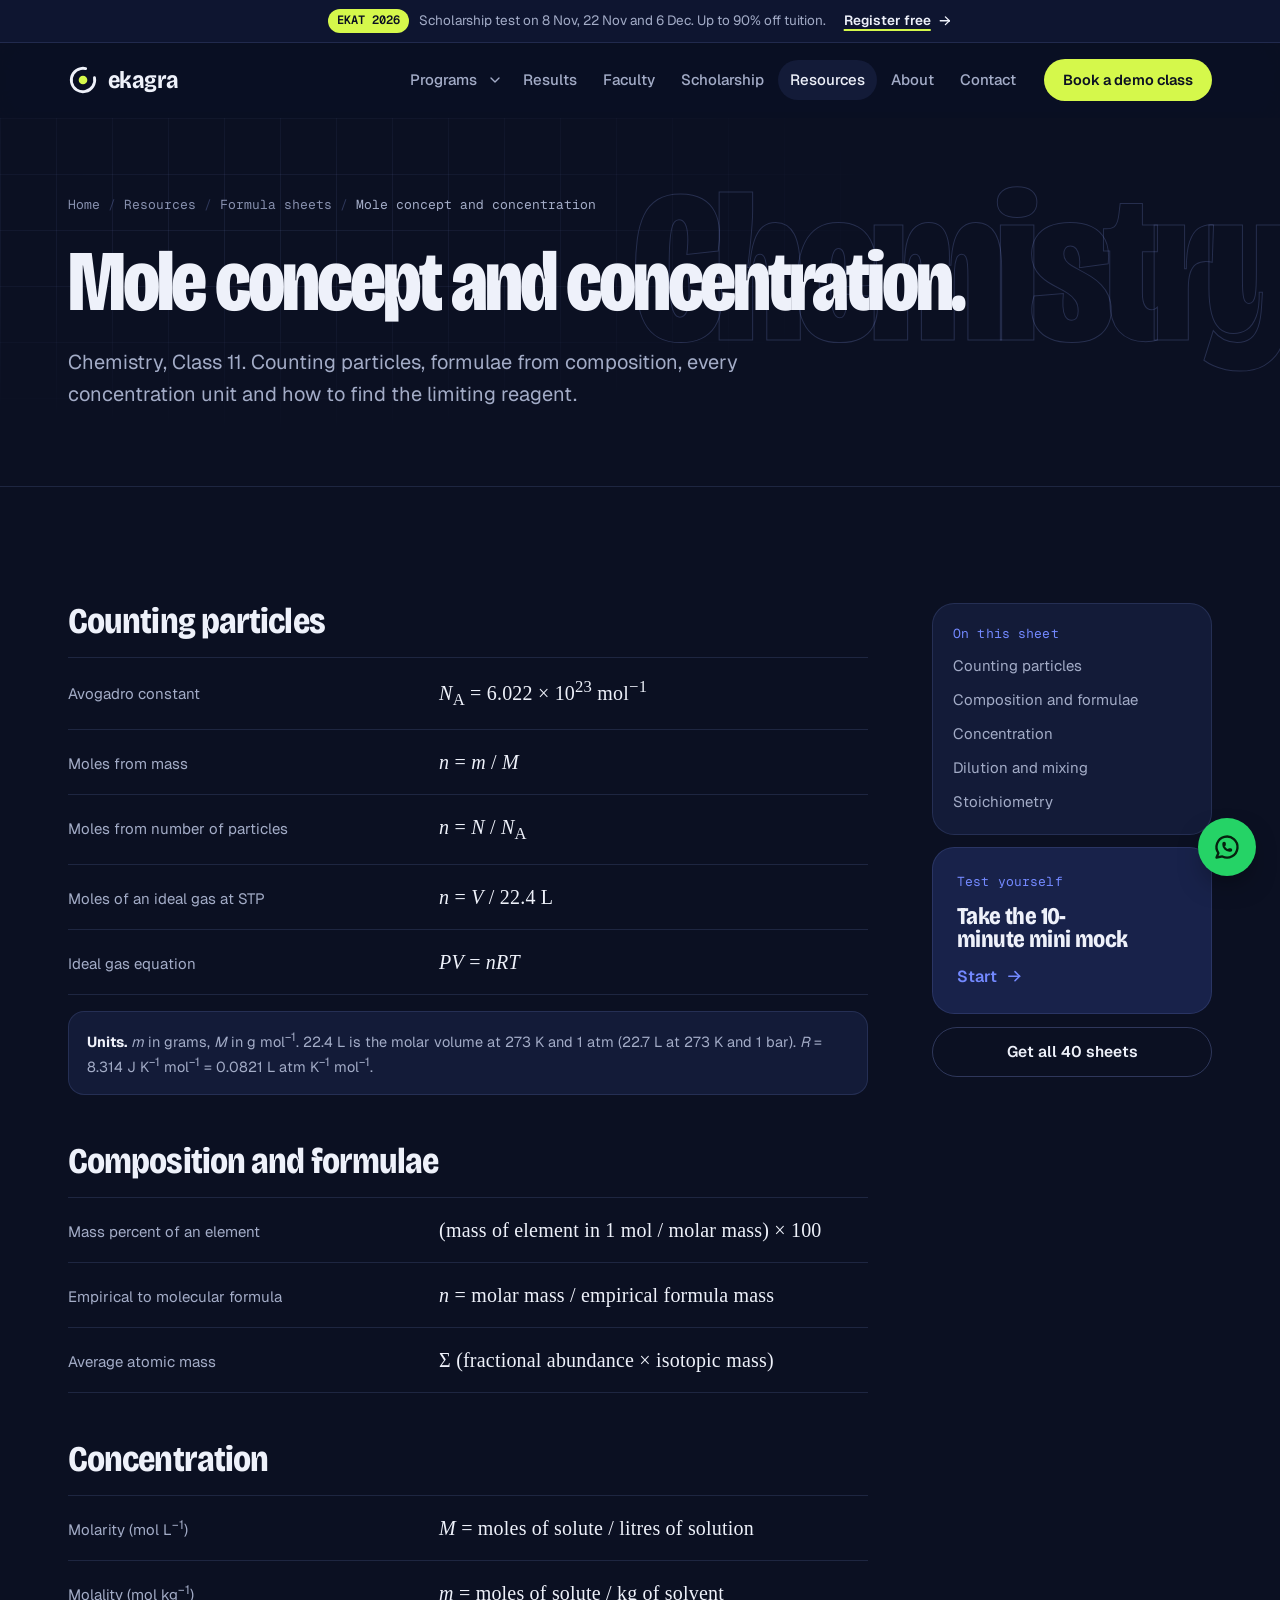
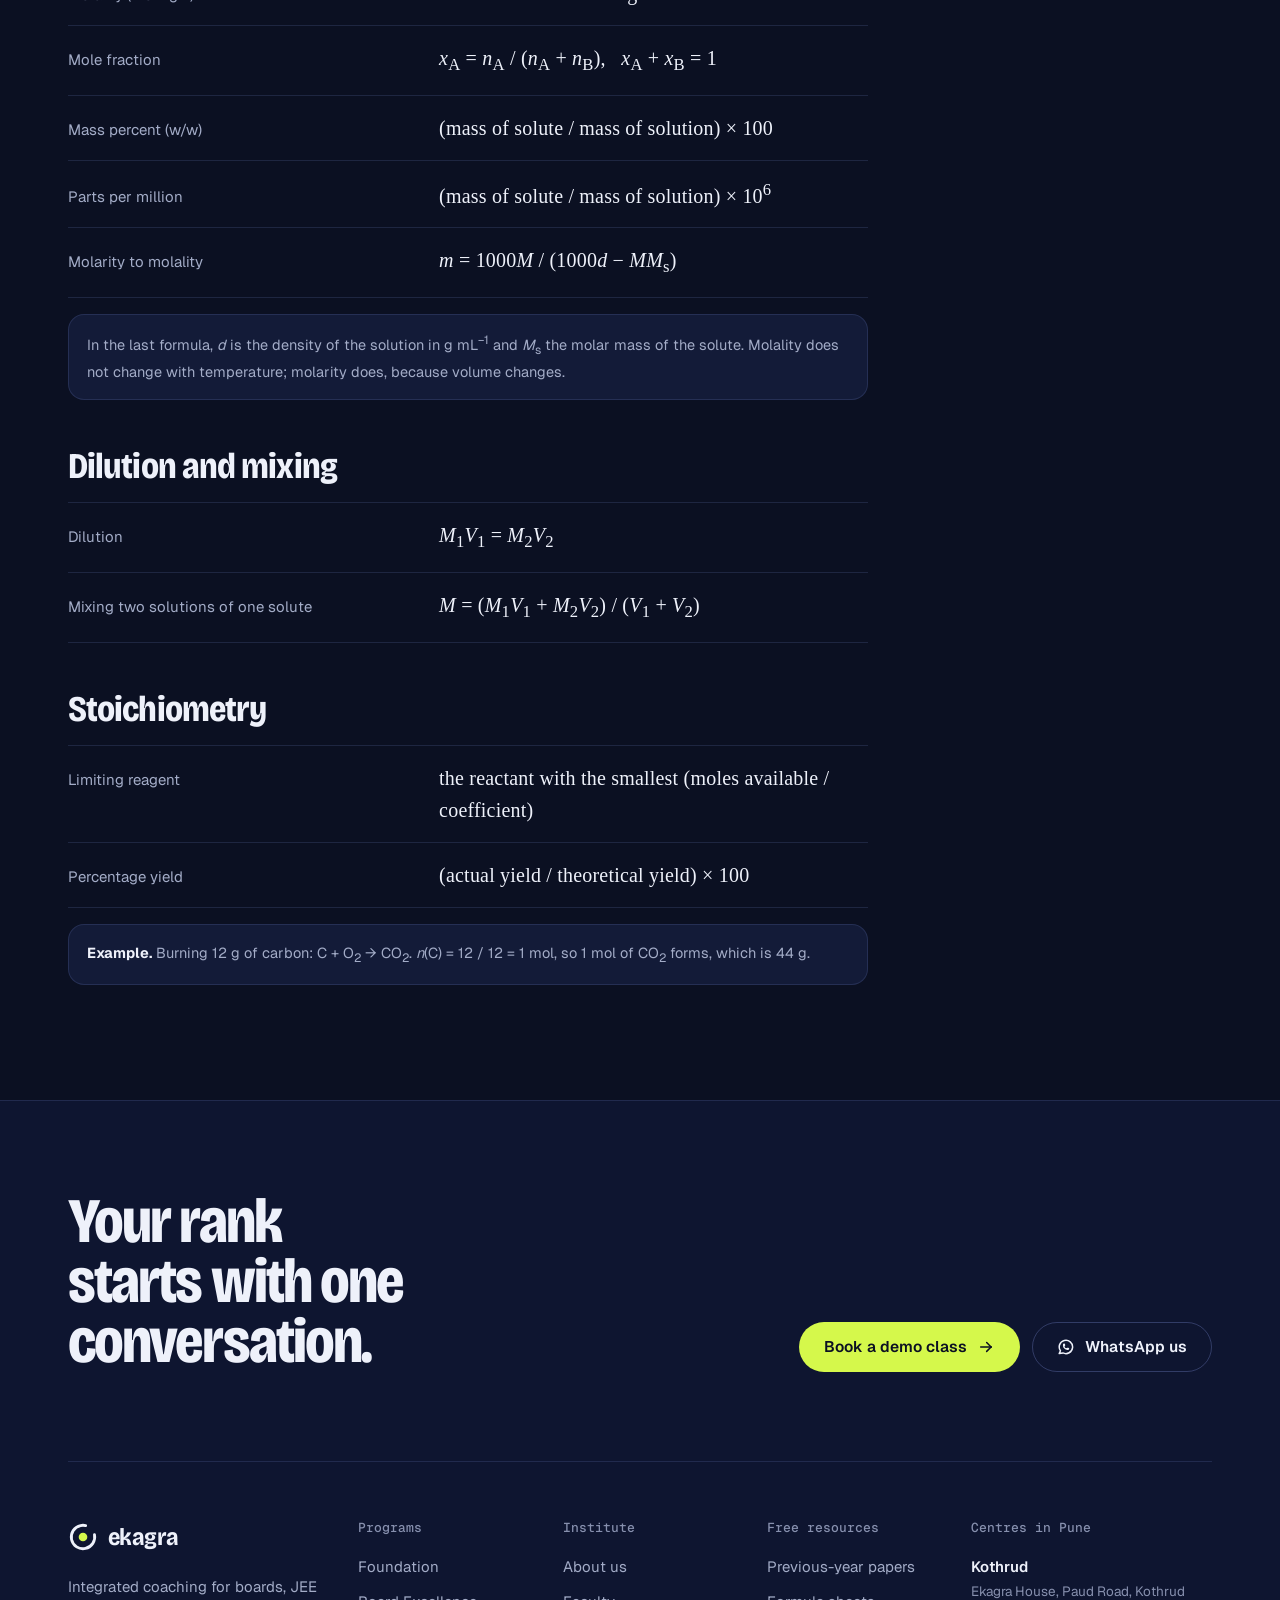
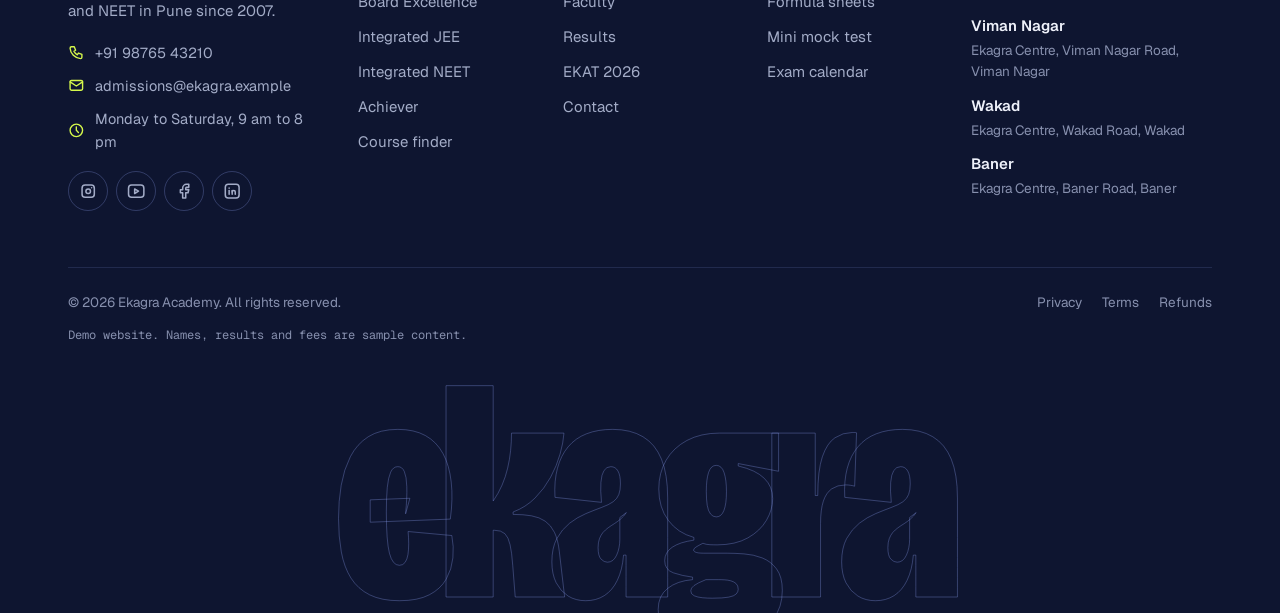
<file: resources/chemistry-mole-concept-formula-sheet.html>
<!doctype html>
<html lang="en-IN">
<head>
<meta charset="utf-8">
<meta name="viewport" content="width=device-width, initial-scale=1, viewport-fit=cover">
<title>Mole concept and concentration formula sheet, Chemistry Class 11 | Ekagra Academy</title>
<meta name="description" content="Free chemistry formula sheet for Class 11: counting particles, formulae from composition, every concentration unit and how to find the limiting reagent.">
<link rel="canonical" href="https://ankitxksahoo.github.io/ekagra-academy/resources/chemistry-mole-concept-formula-sheet.html">
<meta name="robots" content="noindex">
<meta name="theme-color" content="#0B1022">
<meta property="og:type" content="website">
<meta property="og:site_name" content="Ekagra Academy">
<meta property="og:title" content="Mole concept and concentration formula sheet, Chemistry Class 11 | Ekagra Academy">
<meta property="og:description" content="Free chemistry formula sheet for Class 11: counting particles, formulae from composition, every concentration unit and how to find the limiting reagent.">
<meta property="og:url" content="https://ankitxksahoo.github.io/ekagra-academy/resources/chemistry-mole-concept-formula-sheet.html">
<meta property="og:image" content="https://ankitxksahoo.github.io/ekagra-academy/assets/img/og-image.png">
<meta property="og:locale" content="en_IN">
<meta name="twitter:card" content="summary_large_image">
<link rel="icon" href="../assets/img/favicon.svg" type="image/svg+xml">
<link rel="preconnect" href="https://fonts.googleapis.com">
<link rel="preconnect" href="https://fonts.gstatic.com" crossorigin>
<link rel="stylesheet" href="https://fonts.googleapis.com/css2?family=Bricolage+Grotesque:opsz,wdth,wght@12..96,75..100,400..800&family=Geist:wght@400..700&family=Geist+Mono:wght@400..600&display=swap">
<link rel="stylesheet" href="../assets/css/styles.css">

</head>
<body>
<a class="skip" href="#main">Skip to content</a>
<div class="progress-bar" aria-hidden="true"></div>
<svg class="sprite" width="0" height="0" aria-hidden="true" focusable="false"><symbol id="i-arrow" viewBox="0 0 24 24"><path d="M5 12h14"/><path d="M13 18l6-6"/><path d="M13 6l6 6"/></symbol><symbol id="i-arrow-ur" viewBox="0 0 24 24"><path d="M17 7L7 17"/><path d="M8 7h9v9"/></symbol><symbol id="i-phone" viewBox="0 0 24 24"><path d="M5 4h4l2 5l-2.5 1.5a11 11 0 0 0 5 5l1.5-2.5l5 2v4a2 2 0 0 1-2 2a16 16 0 0 1-15-15a2 2 0 0 1 2-2"/></symbol><symbol id="i-mail" viewBox="0 0 24 24"><path d="M3 7a2 2 0 0 1 2-2h14a2 2 0 0 1 2 2v10a2 2 0 0 1-2 2h-14a2 2 0 0 1-2-2v-10z"/><path d="M3 7l9 6l9-6"/></symbol><symbol id="i-pin" viewBox="0 0 24 24"><path d="M9 11a3 3 0 1 0 6 0a3 3 0 0 0-6 0"/><path d="M17.657 16.657l-4.243 4.243a2 2 0 0 1-2.827 0l-4.244-4.243a8 8 0 1 1 11.314 0z"/></symbol><symbol id="i-clock" viewBox="0 0 24 24"><path d="M3 12a9 9 0 1 0 18 0a9 9 0 0 0-18 0"/><path d="M12 7v5l3 3"/></symbol><symbol id="i-calendar" viewBox="0 0 24 24"><path d="M4 7a2 2 0 0 1 2-2h12a2 2 0 0 1 2 2v12a2 2 0 0 1-2 2h-12a2 2 0 0 1-2-2v-12z"/><path d="M16 3v4"/><path d="M8 3v4"/><path d="M4 11h16"/></symbol><symbol id="i-menu" viewBox="0 0 24 24"><path d="M4 7h16"/><path d="M4 12h16"/><path d="M4 17h16"/></symbol><symbol id="i-x" viewBox="0 0 24 24"><path d="M18 6L6 18"/><path d="M6 6l12 12"/></symbol><symbol id="i-check" viewBox="0 0 24 24"><path d="M5 12l5 5L20 7"/></symbol><symbol id="i-check-circle" viewBox="0 0 24 24"><path d="M3 12a9 9 0 1 0 18 0a9 9 0 0 0-18 0"/><path d="M9 12l2 2l4-4"/></symbol><symbol id="i-plus" viewBox="0 0 24 24"><path d="M12 5v14"/><path d="M5 12h14"/></symbol><symbol id="i-chevron" viewBox="0 0 24 24"><path d="M6 9l6 6l6-6"/></symbol><symbol id="i-download" viewBox="0 0 24 24"><path d="M4 17v2a2 2 0 0 0 2 2h12a2 2 0 0 0 2-2v-2"/><path d="M7 11l5 5l5-5"/><path d="M12 4v12"/></symbol><symbol id="i-star" viewBox="0 0 24 24"><path d="M12 17.75l-6.172 3.245l1.179-6.873l-5-4.867l6.9-1l3.086-6.253l3.086 6.253l6.9 1l-5 4.867l1.179 6.873z"/></symbol><symbol id="i-users" viewBox="0 0 24 24"><path d="M5 7a4 4 0 1 0 8 0a4 4 0 1 0-8 0"/><path d="M3 21v-2a4 4 0 0 1 4-4h4a4 4 0 0 1 4 4v2"/><path d="M16 3.13a4 4 0 0 1 0 7.75"/><path d="M21 21v-2a4 4 0 0 0-3-3.85"/></symbol><symbol id="i-chart" viewBox="0 0 24 24"><path d="M4 19h16"/><path d="M4 15l4-6l4 2l4-5l4 4"/></symbol><symbol id="i-help" viewBox="0 0 24 24"><path d="M8 9h8"/><path d="M8 13h6"/><path d="M18 4a3 3 0 0 1 3 3v8a3 3 0 0 1-3 3h-5l-5 3v-3h-2a3 3 0 0 1-3-3v-8a3 3 0 0 1 3-3h12z"/></symbol><symbol id="i-device" viewBox="0 0 24 24"><path d="M6 5a2 2 0 0 1 2-2h8a2 2 0 0 1 2 2v14a2 2 0 0 1-2 2h-8a2 2 0 0 1-2-2v-14z"/><path d="M11 4h2"/><path d="M12 17v.01"/></symbol><symbol id="i-book" viewBox="0 0 24 24"><path d="M3 19a9 9 0 0 1 9 0a9 9 0 0 1 9 0"/><path d="M3 6a9 9 0 0 1 9 0a9 9 0 0 1 9 0"/><path d="M3 6v13"/><path d="M12 6v13"/><path d="M21 6v13"/></symbol><symbol id="i-school" viewBox="0 0 24 24"><path d="M22 9l-10-4l-10 4l10 4l10-4v6"/><path d="M6 10.6v5.4a6 3 0 0 0 12 0v-5.4"/></symbol><symbol id="i-notebook" viewBox="0 0 24 24"><path d="M6 4h11a2 2 0 0 1 2 2v12a2 2 0 0 1-2 2h-11a1 1 0 0 1-1-1v-14a1 1 0 0 1 1-1m3 0v16"/><path d="M13 8h2"/><path d="M13 12h2"/></symbol><symbol id="i-atom" viewBox="0 0 24 24"><path d="M12 12v.01"/><path d="M19.071 4.929c-1.562-1.562-6 .337-9.9 4.243c-3.905 3.905-5.804 8.337-4.242 9.9c1.562 1.561 6-.338 9.9-4.244c3.905-3.905 5.804-8.337 4.242-9.9"/><path d="M4.929 4.929c-1.562 1.562 .337 6 4.243 9.9c3.905 3.905 8.337 5.804 9.9 4.242c1.561-1.562-.338-6-4.244-9.9c-3.905-3.905-8.337-5.804-9.9-4.242"/></symbol><symbol id="i-flask" viewBox="0 0 24 24"><path d="M9 3h6"/><path d="M10 9h4"/><path d="M10 3v6l-4 11a.7 .7 0 0 0 .5 1h11a.7 .7 0 0 0 .5-1l-4-11v-6"/></symbol><symbol id="i-target" viewBox="0 0 24 24"><path d="M11 12a1 1 0 1 0 2 0a1 1 0 1 0-2 0"/><path d="M7 12a5 5 0 1 0 10 0a5 5 0 1 0-10 0"/><path d="M3 12a9 9 0 1 0 18 0a9 9 0 1 0-18 0"/></symbol><symbol id="i-whatsapp" viewBox="0 0 24 24"><path d="M3 21l1.65-3.8a9 9 0 1 1 3.4 2.9l-5.05.9"/><path d="M9 10a.5 .5 0 0 0 1 0v-1a.5 .5 0 0 0-1 0v1a5 5 0 0 0 5 5h1a.5 .5 0 0 0 0-1h-1a.5 .5 0 0 0 0 1"/></symbol><symbol id="i-instagram" viewBox="0 0 24 24"><path d="M4 8a4 4 0 0 1 4-4h8a4 4 0 0 1 4 4v8a4 4 0 0 1-4 4h-8a4 4 0 0 1-4-4z"/><path d="M9 12a3 3 0 1 0 6 0a3 3 0 0 0-6 0"/><path d="M16.5 7.5v.01"/></symbol><symbol id="i-youtube" viewBox="0 0 24 24"><path d="M2 8a4 4 0 0 1 4-4h12a4 4 0 0 1 4 4v8a4 4 0 0 1-4 4h-12a4 4 0 0 1-4-4v-8z"/><path d="M10 9l5 3l-5 3z"/></symbol><symbol id="i-facebook" viewBox="0 0 24 24"><path d="M7 10v4h3v7h4v-7h3l1-4h-4v-2a1 1 0 0 1 1-1h3v-4h-3a5 5 0 0 0-5 5v2h-3"/></symbol><symbol id="i-linkedin" viewBox="0 0 24 24"><path d="M8 11v5"/><path d="M8 8v.01"/><path d="M12 16v-5"/><path d="M16 16v-3a2 2 0 1 0-4 0"/><path d="M3 7a4 4 0 0 1 4-4h10a4 4 0 0 1 4 4v10a4 4 0 0 1-4 4h-10a4 4 0 0 1-4-4z"/></symbol><symbol id="i-play" viewBox="0 0 24 24"><path d="M7 4v16l13-8z"/></symbol><symbol id="i-pause" viewBox="0 0 24 24"><path d="M6 6a1 1 0 0 1 1-1h2a1 1 0 0 1 1 1v12a1 1 0 0 1-1 1h-2a1 1 0 0 1-1-1z"/><path d="M14 6a1 1 0 0 1 1-1h2a1 1 0 0 1 1 1v12a1 1 0 0 1-1 1h-2a1 1 0 0 1-1-1z"/></symbol><symbol id="i-search" viewBox="0 0 24 24"><path d="M3 10a7 7 0 1 0 14 0a7 7 0 1 0-14 0"/><path d="M21 21l-6-6"/></symbol><symbol id="i-external" viewBox="0 0 24 24"><path d="M12 6h-6a2 2 0 0 0-2 2v10a2 2 0 0 0 2 2h10a2 2 0 0 0 2-2v-6"/><path d="M11 13l9-9"/><path d="M15 4h5v5"/></symbol><symbol id="i-file" viewBox="0 0 24 24"><path d="M14 3v4a1 1 0 0 0 1 1h4"/><path d="M17 21h-10a2 2 0 0 1-2-2v-14a2 2 0 0 1 2-2h7l5 5v11a2 2 0 0 1-2 2z"/><path d="M9 9h1"/><path d="M9 13h6"/><path d="M9 17h6"/></symbol><symbol id="i-info" viewBox="0 0 24 24"><path d="M3 12a9 9 0 1 0 18 0a9 9 0 0 0-18 0"/><path d="M12 9h.01"/><path d="M11 12h1v4h1"/></symbol><symbol id="i-shield" viewBox="0 0 24 24"><path d="M11.46 20.846a12 12 0 0 1-7.96-14.846a12 12 0 0 0 8.5-3a12 12 0 0 0 8.5 3a12 12 0 0 1-.09 7.06"/><path d="M15 19l2 2l4-4"/></symbol><symbol id="i-percent" viewBox="0 0 24 24"><path d="M16 17a1 1 0 1 0 2 0a1 1 0 1 0-2 0"/><path d="M6 7a1 1 0 1 0 2 0a1 1 0 1 0-2 0"/><path d="M6 18l12-12"/></symbol><symbol id="i-lock" viewBox="0 0 24 24"><path d="M5 13a2 2 0 0 1 2-2h10a2 2 0 0 1 2 2v6a2 2 0 0 1-2 2h-10a2 2 0 0 1-2-2v-6z"/><path d="M11 16a1 1 0 1 0 2 0a1 1 0 0 0-2 0"/><path d="M8 11v-4a4 4 0 1 1 8 0v4"/></symbol><symbol id="i-refresh" viewBox="0 0 24 24"><path d="M20 11a8.1 8.1 0 0 0-15.5-2m-.5-4v4h4"/><path d="M4 13a8.1 8.1 0 0 0 15.5 2m.5 4v-4h-4"/></symbol><symbol id="i-building" viewBox="0 0 24 24"><path d="M3 21h18"/><path d="M9 8h1"/><path d="M9 12h1"/><path d="M9 16h1"/><path d="M14 8h1"/><path d="M14 12h1"/><path d="M14 16h1"/><path d="M5 21v-16a2 2 0 0 1 2-2h10a2 2 0 0 1 2 2v16"/></symbol><symbol id="i-calculator" viewBox="0 0 24 24"><path d="M4 5a2 2 0 0 1 2-2h12a2 2 0 0 1 2 2v14a2 2 0 0 1-2 2h-12a2 2 0 0 1-2-2z"/><path d="M8 8a1 1 0 0 1 1-1h6a1 1 0 0 1 1 1v1a1 1 0 0 1-1 1h-6a1 1 0 0 1-1-1z"/><path d="M8 14v.01"/><path d="M12 14v.01"/><path d="M16 14v.01"/><path d="M8 17v.01"/><path d="M12 17v.01"/><path d="M16 17v.01"/></symbol><symbol id="i-trophy" viewBox="0 0 24 24"><path d="M8 21h8"/><path d="M12 17v4"/><path d="M7 4h10"/><path d="M17 4v8a5 5 0 0 1-10 0v-8"/><path d="M3 9a2 2 0 1 0 4 0a2 2 0 1 0-4 0"/><path d="M17 9a2 2 0 1 0 4 0a2 2 0 1 0-4 0"/></symbol><symbol id="i-copy" viewBox="0 0 24 24"><path d="M7 9.667a2.667 2.667 0 0 1 2.667-2.667h8.666a2.667 2.667 0 0 1 2.667 2.667v8.666a2.667 2.667 0 0 1-2.667 2.667h-8.666a2.667 2.667 0 0 1-2.667-2.667z"/><path d="M4.012 16.737a2 2 0 0 1-1.012-1.737v-10c0-1.1 .9-2 2-2h10c.75 0 1.158 .385 1.5 1"/></symbol></svg>
<div class="topbar"><div class="wrap topbar-in"><p><span class="topbar-tag">EKAT 2026</span><span>Scholarship test on 8 Nov, 22 Nov and 6 Dec. Up to 90% off tuition.</span></p><a href="../scholarship-test.html">Register free<svg class="ico" aria-hidden="true" focusable="false"><use href="#i-arrow"/></svg></a></div></div>
<header class="site-header" data-header>
  <div class="wrap nav">
    <a class="logo" href="../index.html" aria-label="Ekagra Academy home"><svg class="mark" viewBox="0 0 32 32" aria-hidden="true" focusable="false"><circle cx="16" cy="16" r="12.5" fill="none" stroke="currentColor" stroke-width="3" stroke-linecap="round" stroke-dasharray="64 14.54" transform="rotate(-12 16 16)"/><circle class="mark-dot" cx="16" cy="16" r="4.6"/></svg><span>ekagra</span></a>
    <nav class="nav-main" aria-label="Main"><ul class="nav-links"><li class="has-dd"><a class="nav-a" href="../programs.html">Programs</a><button class="dd-toggle" type="button" aria-expanded="false" aria-controls="dd-programs" aria-label="Show all programs"><svg class="ico" aria-hidden="true" focusable="false"><use href="#i-chevron"/></svg></button>
<div class="dd" id="dd-programs"><ul class="dd-list"><li><a href="../programs.html#foundation"><span class="dd-ico"><svg class="ico" aria-hidden="true" focusable="false"><use href="#i-book"/></svg></span><span><b>Foundation</b><small>Class 6 to 10</small></span></a></li><li><a href="../programs.html#boards"><span class="dd-ico"><svg class="ico" aria-hidden="true" focusable="false"><use href="#i-school"/></svg></span><span><b>Board Excellence</b><small>Class 9 to 12</small></span></a></li><li><a href="../programs.html#jee"><span class="dd-ico"><svg class="ico" aria-hidden="true" focusable="false"><use href="#i-atom"/></svg></span><span><b>Integrated JEE</b><small>Class 11 and 12</small></span></a></li><li><a href="../programs.html#neet"><span class="dd-ico"><svg class="ico" aria-hidden="true" focusable="false"><use href="#i-flask"/></svg></span><span><b>Integrated NEET</b><small>Class 11 and 12</small></span></a></li><li><a href="../programs.html#achiever"><span class="dd-ico"><svg class="ico" aria-hidden="true" focusable="false"><use href="#i-target"/></svg></span><span><b>Achiever</b><small>Class 12 passed</small></span></a></li></ul><a class="dd-card" href="../course-finder.html"><span class="tag-mono">Not sure which one?</span><b>Try the course finder</b><span>Three questions. Batch, fee and scholarship in one view.</span><svg class="ico ico--arrow" aria-hidden="true" focusable="false"><use href="#i-arrow"/></svg></a></div></li><li><a class="nav-a" href="../results.html">Results</a></li><li><a class="nav-a" href="../faculty.html">Faculty</a></li><li><a class="nav-a" href="../scholarship-test.html">Scholarship</a></li><li><a class="nav-a" href="../resources.html" aria-current="page">Resources</a></li><li><a class="nav-a" href="../about.html">About</a></li><li><a class="nav-a" href="../contact.html">Contact</a></li></ul></nav>
    <a class="nav-phone" href="tel:+919876543210"><svg class="ico" aria-hidden="true" focusable="false"><use href="#i-phone"/></svg><span>+91 98765 43210</span></a>
    <button class="btn btn--lime btn--sm nav-cta" type="button" data-enquire data-magnetic>Book a demo class</button>
    <button class="menu-btn" type="button" data-menu aria-expanded="false" aria-controls="mobile-menu" aria-label="Open menu"><svg class="ico ico--open" aria-hidden="true" focusable="false"><use href="#i-menu"/></svg><svg class="ico ico--close" aria-hidden="true" focusable="false"><use href="#i-x"/></svg></button>
  </div>
  <div class="mobile-menu" id="mobile-menu" hidden>
    <div class="wrap">
      <ul class="mm-links"><li><a href="../programs.html">Programs<svg class="ico" aria-hidden="true" focusable="false"><use href="#i-arrow"/></svg></a></li><li><a href="../results.html">Results<svg class="ico" aria-hidden="true" focusable="false"><use href="#i-arrow"/></svg></a></li><li><a href="../faculty.html">Faculty<svg class="ico" aria-hidden="true" focusable="false"><use href="#i-arrow"/></svg></a></li><li><a href="../scholarship-test.html">Scholarship<svg class="ico" aria-hidden="true" focusable="false"><use href="#i-arrow"/></svg></a></li><li><a href="../resources.html" aria-current="page">Resources<svg class="ico" aria-hidden="true" focusable="false"><use href="#i-arrow"/></svg></a></li><li><a href="../about.html">About<svg class="ico" aria-hidden="true" focusable="false"><use href="#i-arrow"/></svg></a></li><li><a href="../contact.html">Contact<svg class="ico" aria-hidden="true" focusable="false"><use href="#i-arrow"/></svg></a></li></ul>
      <div class="mm-actions">
        <button class="btn btn--lime btn--block" type="button" data-enquire>Book a demo class</button>
        <a class="btn btn--ghost btn--block" href="tel:+919876543210"><svg class="ico" aria-hidden="true" focusable="false"><use href="#i-phone"/></svg>+91 98765 43210</a>
      </div>
    </div>
  </div>
</header>
<main id="main">
<section class="page-hero grid-bg">
  <span class="hero-word" aria-hidden="true">Chemistry</span>
  <div class="wrap">
    <nav aria-label="Breadcrumb"><ol class="crumbs"><li><a href="../index.html">Home</a></li><li><a href="../resources.html">Resources</a></li><li><a href="../resources.html#sheets">Formula sheets</a></li><li aria-current="page">Mole concept and concentration</li></ol></nav>
    <h1 class="display h-page">Mole concept and concentration.</h1>
    <p class="lede">Chemistry, Class 11. Counting particles, formulae from composition, every concentration unit and how to find the limiting reagent.</p>
    
  </div>
</section>
<section class="section">
  <div class="wrap sheet">
    <div><section class="sheet-sec" aria-labelledby="moles">
  <h2 id="moles">Counting particles</h2>
  <dl class="formulas"><div class="f-row"><dt>Avogadro constant</dt><dd><i>N</i><sub>A</sub> = 6.022 &times; 10<sup>23</sup> mol<sup>&minus;1</sup></dd></div><div class="f-row"><dt>Moles from mass</dt><dd><i>n</i> = <i>m</i> / <i>M</i></dd></div><div class="f-row"><dt>Moles from number of particles</dt><dd><i>n</i> = <i>N</i> / <i>N</i><sub>A</sub></dd></div><div class="f-row"><dt>Moles of an ideal gas at STP</dt><dd><i>n</i> = <i>V</i> / 22.4 L</dd></div><div class="f-row"><dt>Ideal gas equation</dt><dd><i>PV</i> = <i>nRT</i></dd></div></dl>
  <p class="f-note"><b>Units.</b> <i>m</i> in grams, <i>M</i> in g mol<sup>&minus;1</sup>. 22.4 L is the molar volume at 273 K and 1 atm (22.7 L at 273 K and 1 bar). <i>R</i> = 8.314 J K<sup>&minus;1</sup> mol<sup>&minus;1</sup> = 0.0821 L atm K<sup>&minus;1</sup> mol<sup>&minus;1</sup>.</p>
</section><section class="sheet-sec" aria-labelledby="formulae">
  <h2 id="formulae">Composition and formulae</h2>
  <dl class="formulas"><div class="f-row"><dt>Mass percent of an element</dt><dd>(mass of element in 1 mol / molar mass) &times; 100</dd></div><div class="f-row"><dt>Empirical to molecular formula</dt><dd><i>n</i> = molar mass / empirical formula mass</dd></div><div class="f-row"><dt>Average atomic mass</dt><dd>&Sigma; (fractional abundance &times; isotopic mass)</dd></div></dl>
  
</section><section class="sheet-sec" aria-labelledby="concentration">
  <h2 id="concentration">Concentration</h2>
  <dl class="formulas"><div class="f-row"><dt>Molarity (mol L<sup>&minus;1</sup>)</dt><dd><i>M</i> = moles of solute / litres of solution</dd></div><div class="f-row"><dt>Molality (mol kg<sup>&minus;1</sup>)</dt><dd><i>m</i> = moles of solute / kg of solvent</dd></div><div class="f-row"><dt>Mole fraction</dt><dd><i>x</i><sub>A</sub> = <i>n</i><sub>A</sub> / (<i>n</i><sub>A</sub> + <i>n</i><sub>B</sub>), &nbsp; <i>x</i><sub>A</sub> + <i>x</i><sub>B</sub> = 1</dd></div><div class="f-row"><dt>Mass percent (w/w)</dt><dd>(mass of solute / mass of solution) &times; 100</dd></div><div class="f-row"><dt>Parts per million</dt><dd>(mass of solute / mass of solution) &times; 10<sup>6</sup></dd></div><div class="f-row"><dt>Molarity to molality</dt><dd><i>m</i> = 1000<i>M</i> / (1000<i>d</i> &minus; <i>M</i><i>M</i><sub>s</sub>)</dd></div></dl>
  <p class="f-note">In the last formula, <i>d</i> is the density of the solution in g mL<sup>&minus;1</sup> and <i>M</i><sub>s</sub> the molar mass of the solute. Molality does not change with temperature; molarity does, because volume changes.</p>
</section><section class="sheet-sec" aria-labelledby="dilution">
  <h2 id="dilution">Dilution and mixing</h2>
  <dl class="formulas"><div class="f-row"><dt>Dilution</dt><dd><i>M</i><sub>1</sub><i>V</i><sub>1</sub> = <i>M</i><sub>2</sub><i>V</i><sub>2</sub></dd></div><div class="f-row"><dt>Mixing two solutions of one solute</dt><dd><i>M</i> = (<i>M</i><sub>1</sub><i>V</i><sub>1</sub> + <i>M</i><sub>2</sub><i>V</i><sub>2</sub>) / (<i>V</i><sub>1</sub> + <i>V</i><sub>2</sub>)</dd></div></dl>
  
</section><section class="sheet-sec" aria-labelledby="stoich">
  <h2 id="stoich">Stoichiometry</h2>
  <dl class="formulas"><div class="f-row"><dt>Limiting reagent</dt><dd>the reactant with the smallest (moles available / coefficient)</dd></div><div class="f-row"><dt>Percentage yield</dt><dd>(actual yield / theoretical yield) &times; 100</dd></div></dl>
  <p class="f-note"><b>Example.</b> Burning 12 g of carbon: C + O<sub>2</sub> &rarr; CO<sub>2</sub>. <i>n</i>(C) = 12 / 12 = 1 mol, so 1 mol of CO<sub>2</sub> forms, which is 44 g.</p>
</section></div>
    <aside class="sheet-aside">
      <nav class="sheet-toc" aria-label="On this sheet"><span class="tag-mono">On this sheet</span><a href="#moles">Counting particles</a><a href="#formulae">Composition and formulae</a><a href="#concentration">Concentration</a><a href="#dilution">Dilution and mixing</a><a href="#stoich">Stoichiometry</a></nav>
      <a class="sheet-card" href="../resources.html#mock" style="min-height:0"><span class="tag-mono">Test yourself</span><h3 style="font-size:24px">Take the 10-minute mini mock</h3><span class="link">Start<svg class="ico" aria-hidden="true" focusable="false"><use href="#i-arrow"/></svg></span></a>
      <a class="btn btn--ghost btn--block" href="../resources.html#pack">Get all 40 sheets</a>
    </aside>
  </div>
</section>
</main>
<footer class="site-footer">
  <div class="wrap">
    <div class="footer-cta">
      <h2 class="h2">Your rank starts with one conversation.</h2>
      <div class="footer-cta-actions">
        <button class="btn btn--lime" type="button" data-enquire data-magnetic>Book a demo class<svg class="ico ico--arrow" aria-hidden="true" focusable="false"><use href="#i-arrow"/></svg></button>
        <a class="btn btn--ghost" href="https://wa.me/919876543210?text=Hi%20Ekagra%2C%20I%20would%20like%20to%20know%20about%20admissions%20for%202027-28." target="_blank" rel="noopener"><svg class="ico" aria-hidden="true" focusable="false"><use href="#i-whatsapp"/></svg>WhatsApp us</a>
      </div>
    </div>
    <div class="footer-grid">
      <div class="footer-brand">
        <a class="logo" href="../index.html" aria-label="Ekagra Academy home"><svg class="mark" viewBox="0 0 32 32" aria-hidden="true" focusable="false"><circle cx="16" cy="16" r="12.5" fill="none" stroke="currentColor" stroke-width="3" stroke-linecap="round" stroke-dasharray="64 14.54" transform="rotate(-12 16 16)"/><circle class="mark-dot" cx="16" cy="16" r="4.6"/></svg><span>ekagra</span></a>
        <p>Integrated coaching for boards, JEE and NEET in Pune since 2007.</p>
        <ul class="contact-lines">
          <li><svg class="ico" aria-hidden="true" focusable="false"><use href="#i-phone"/></svg><a href="tel:+919876543210">+91 98765 43210</a></li>
          <li><svg class="ico" aria-hidden="true" focusable="false"><use href="#i-mail"/></svg><a href="mailto:admissions@ekagra.example">admissions@ekagra.example</a></li>
          <li><svg class="ico" aria-hidden="true" focusable="false"><use href="#i-clock"/></svg><span>Monday to Saturday, 9 am to 8 pm</span></li>
        </ul>
        <div class="social"><a href="#" aria-label="Instagram"><svg class="ico" aria-hidden="true" focusable="false"><use href="#i-instagram"/></svg></a><a href="#" aria-label="YouTube"><svg class="ico" aria-hidden="true" focusable="false"><use href="#i-youtube"/></svg></a><a href="#" aria-label="Facebook"><svg class="ico" aria-hidden="true" focusable="false"><use href="#i-facebook"/></svg></a><a href="#" aria-label="LinkedIn"><svg class="ico" aria-hidden="true" focusable="false"><use href="#i-linkedin"/></svg></a></div>
      </div>
      <div class="footer-col"><h3>Programs</h3><ul><li><a href="../programs.html#foundation">Foundation</a></li><li><a href="../programs.html#boards">Board Excellence</a></li><li><a href="../programs.html#jee">Integrated JEE</a></li><li><a href="../programs.html#neet">Integrated NEET</a></li><li><a href="../programs.html#achiever">Achiever</a></li><li><a href="../course-finder.html">Course finder</a></li></ul></div>
      <div class="footer-col"><h3>Institute</h3><ul><li><a href="../about.html">About us</a></li><li><a href="../faculty.html">Faculty</a></li><li><a href="../results.html">Results</a></li><li><a href="../scholarship-test.html">EKAT 2026</a></li><li><a href="../contact.html">Contact</a></li></ul></div>
      <div class="footer-col"><h3>Free resources</h3><ul><li><a href="../resources.html#papers">Previous-year papers</a></li><li><a href="../resources.html#sheets">Formula sheets</a></li><li><a href="../resources.html#mock">Mini mock test</a></li><li><a href="../resources.html#calendar">Exam calendar</a></li></ul></div>
      <div class="footer-col footer-centres"><h3>Centres in Pune</h3><ul><li><b>Kothrud</b><span>Ekagra House, Paud Road, Kothrud</span></li><li><b>Viman Nagar</b><span>Ekagra Centre, Viman Nagar Road, Viman Nagar</span></li><li><b>Wakad</b><span>Ekagra Centre, Wakad Road, Wakad</span></li><li><b>Baner</b><span>Ekagra Centre, Baner Road, Baner</span></li></ul></div>
    </div>
    <div class="footer-bottom">
      <p>&copy; 2026 Ekagra Academy. All rights reserved.</p>
      <nav aria-label="Legal"><a href="../policies.html#privacy">Privacy</a><a href="../policies.html#terms">Terms</a><a href="../policies.html#refunds">Refunds</a></nav>
      <p class="demo-note">Demo website. Names, results and fees are sample content.</p>
    </div>
  </div>
  <div class="footer-mark" aria-hidden="true"><span>ekagra</span></div>
</footer>

<div class="mbar" aria-label="Quick actions">
  <a href="tel:+919876543210"><svg class="ico" aria-hidden="true" focusable="false"><use href="#i-phone"/></svg>Call</a>
  <a href="https://wa.me/919876543210?text=Hi%20Ekagra%2C%20I%20would%20like%20to%20know%20about%20admissions%20for%202027-28." target="_blank" rel="noopener"><svg class="ico" aria-hidden="true" focusable="false"><use href="#i-whatsapp"/></svg>WhatsApp</a>
  <button class="mbar-cta" type="button" data-enquire>Book demo</button>
</div>
<a class="wa-float" href="https://wa.me/919876543210?text=Hi%20Ekagra%2C%20I%20would%20like%20to%20know%20about%20admissions%20for%202027-28." target="_blank" rel="noopener" aria-label="Chat with us on WhatsApp"><svg class="ico" aria-hidden="true" focusable="false"><use href="#i-whatsapp"/></svg></a>

<dialog class="modal" id="enquire" aria-labelledby="enquire-title">
  <div class="modal-head">
    <div>
      <p class="tag-mono" data-modal-kicker>Free demo class and counselling</p>
      <h2 class="h3" id="enquire-title" data-modal-title>Book a demo class</h2>
    </div>
    <button class="icon-btn" type="button" data-close aria-label="Close"><svg class="ico" aria-hidden="true" focusable="false"><use href="#i-x"/></svg></button>
  </div>
  <div class="modal-body">
<form class="lead-form" data-lead data-intent="Demo class" data-success="An admissions counsellor will call you within one working day." novalidate>
  <input type="hidden" name="note" value="">
  <div class="form-grid">
    <div class="field full"><label for="mdl-name">Student's name</label><input class="input" id="mdl-name" name="name" autocomplete="name" required minlength="2" placeholder="Aarav Kulkarni"><p class="err" data-err-for="name"></p></div>
    <div class="field full"><label for="mdl-phone">Parent's mobile number</label><div class="phone-field"><span aria-hidden="true">+91</span><input class="input" id="mdl-phone" name="phone" type="tel" inputmode="numeric" autocomplete="tel-national" maxlength="10" required placeholder="98765 43210"></div><p class="err" data-err-for="phone"></p></div>
    <div class="field"><label for="mdl-class">Class in 2027-28</label><select class="select" id="mdl-class" name="klass" required><option value="">Select class</option><option>Class 6</option><option>Class 7</option><option>Class 8</option><option>Class 9</option><option>Class 10</option><option>Class 11</option><option>Class 12</option><option>Class 12 passed</option></select><p class="err" data-err-for="klass"></p></div>
    <div class="field"><label for="mdl-goal">Interested in</label><select class="select" id="mdl-goal" name="goal" required><option value="">Select program</option><option>Foundation</option><option>Board Excellence</option><option>Integrated JEE</option><option>Integrated NEET</option><option>Achiever</option><option>Not sure yet</option></select><p class="err" data-err-for="goal"></p></div>
    <div class="field full"><label for="mdl-centre">Preferred centre</label><select class="select" id="mdl-centre" name="centre"><option value="">No preference</option><option>Kothrud</option><option>Viman Nagar</option><option>Wakad</option><option>Baner</option><option>Live online</option></select></div>
    <div class="field full"><label class="check" for="mdl-consent"><input type="checkbox" id="mdl-consent" name="consent" required><span>I agree to be contacted by Ekagra by call, SMS and WhatsApp about this enquiry. Read our <a href="../policies.html#privacy">privacy policy</a>.</span></label><p class="err" data-err-for="consent"></p></div>
  </div>
  <button class="btn btn--lime btn--block" type="submit"><span class="btn-label">Book my demo class</span><svg class="ico ico--arrow" aria-hidden="true" focusable="false"><use href="#i-arrow"/></svg></button>
  <p class="fine">We call back within one working day. You can opt out at any time.</p>
</form>
<div class="form-success" hidden tabindex="-1">
  <span class="tick"><svg class="ico" aria-hidden="true" focusable="false"><use href="#i-check"/></svg></span>
  <h3 class="h3">Thank you. We have your request.</h3>
  <p class="muted" data-success-text>An admissions counsellor will call you within one working day.</p>
  <a class="btn btn--ghost" data-success-wa href="https://wa.me/919876543210?text=Hi%20Ekagra%2C%20I%20would%20like%20to%20know%20about%20admissions%20for%202027-28." target="_blank" rel="noopener"><svg class="ico" aria-hidden="true" focusable="false"><use href="#i-whatsapp"/></svg>Continue on WhatsApp</a>
</div>
  </div>
</dialog>

<script src="../assets/js/config.js"></script>
<script src="../assets/js/main.js" defer></script>
<script src="../assets/js/motion.js" defer></script>
</body>
</html>
</file>
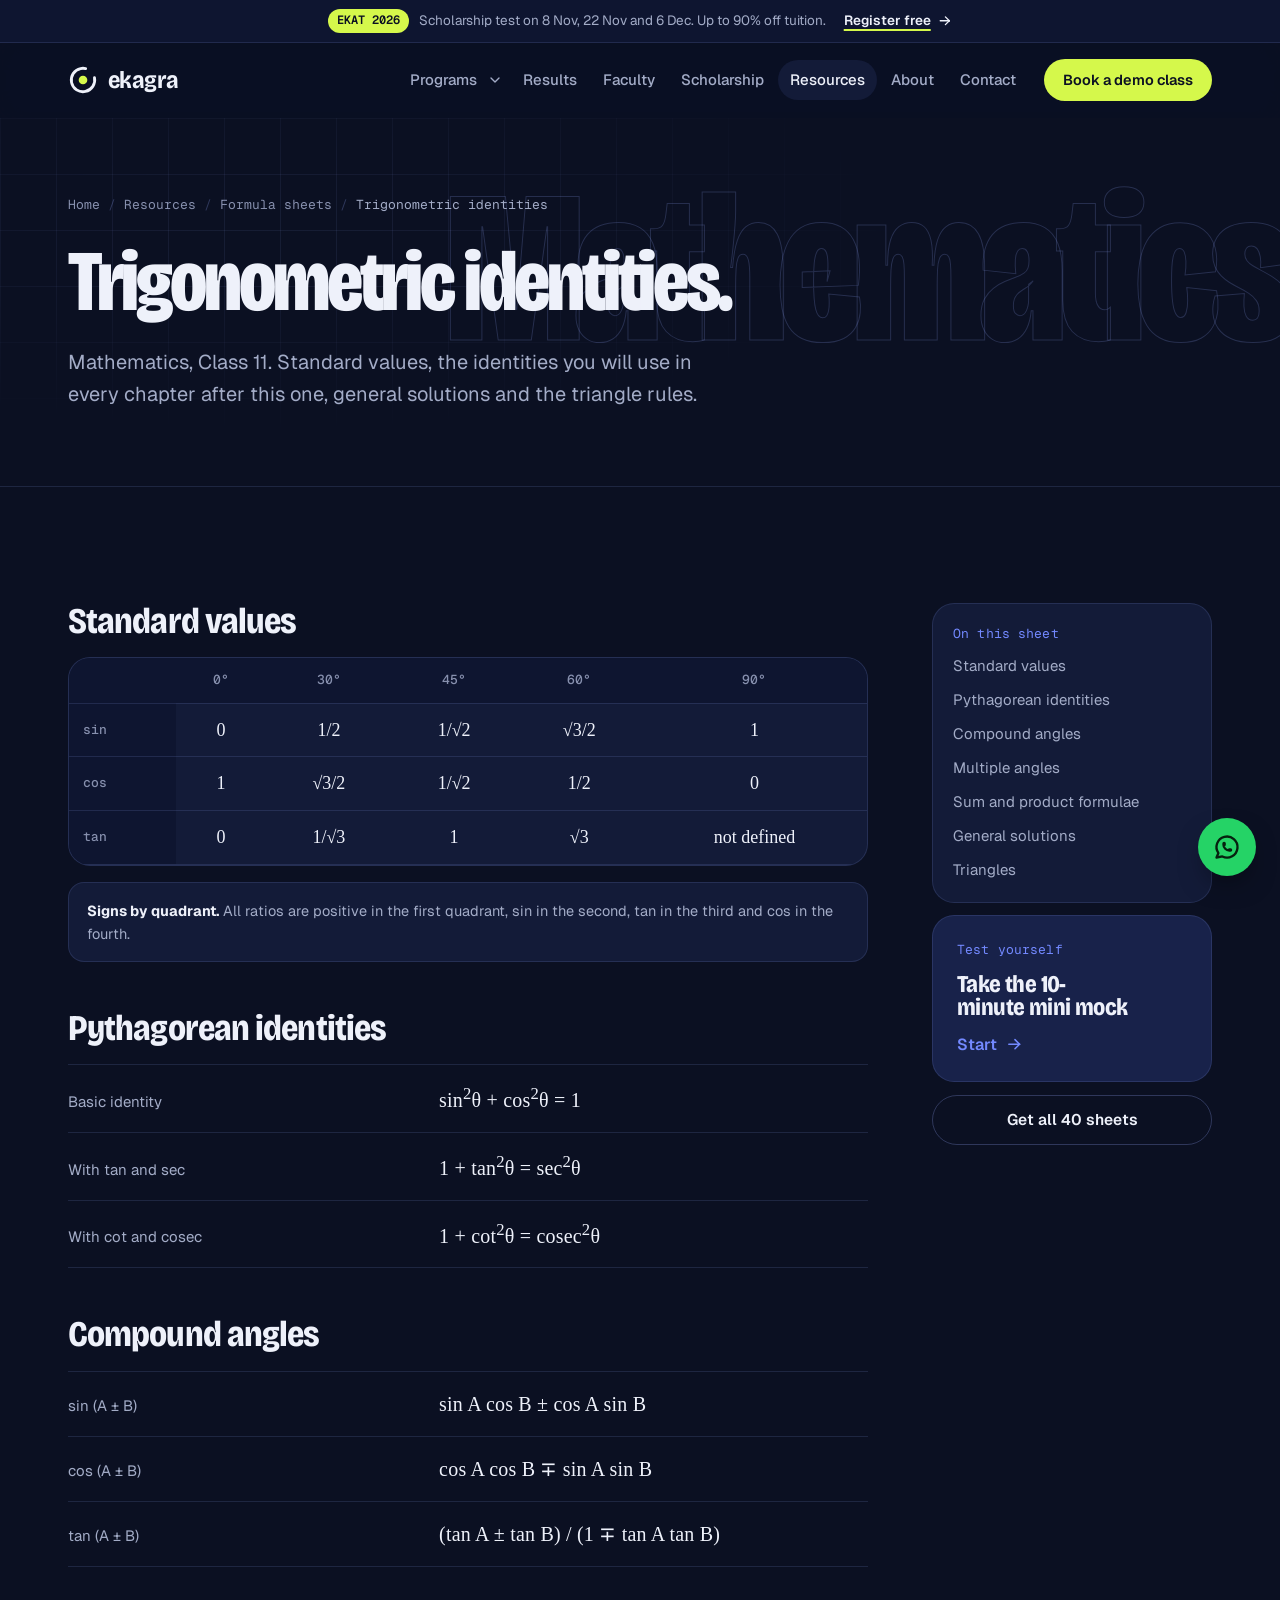
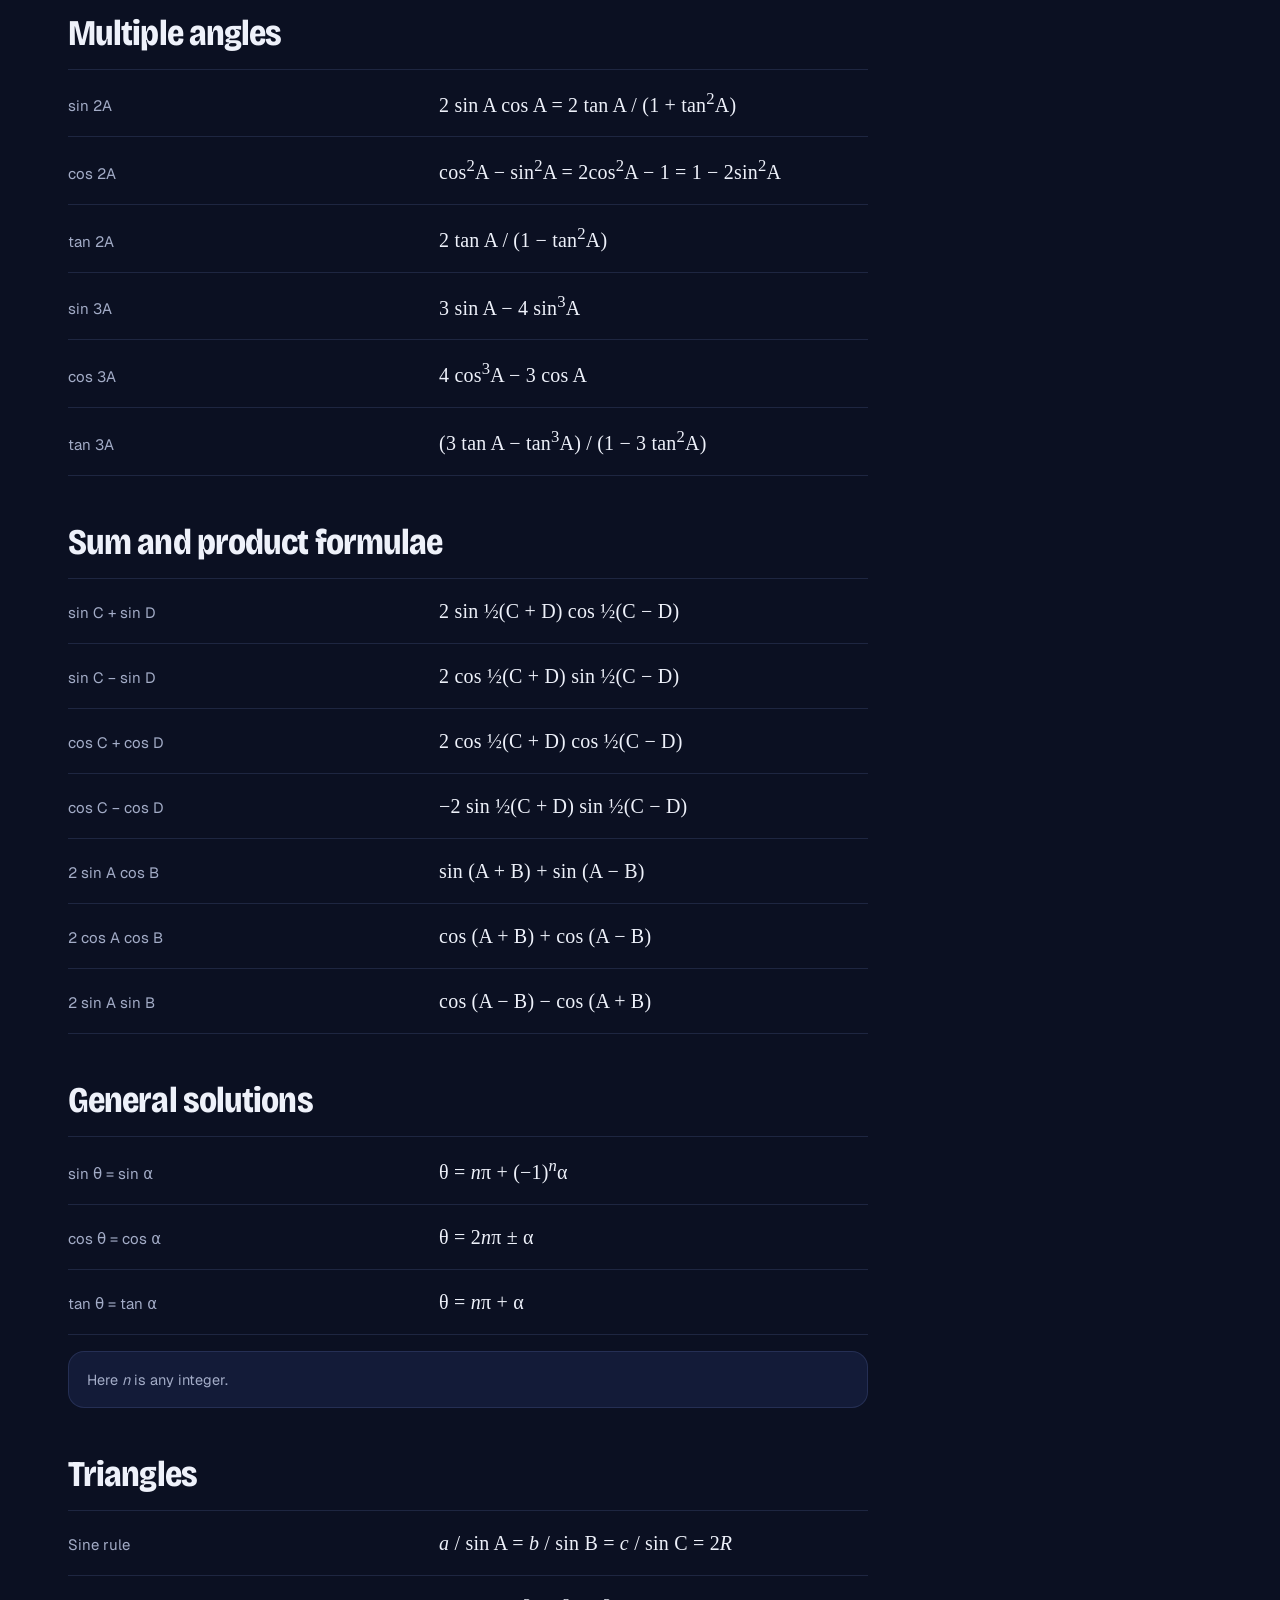
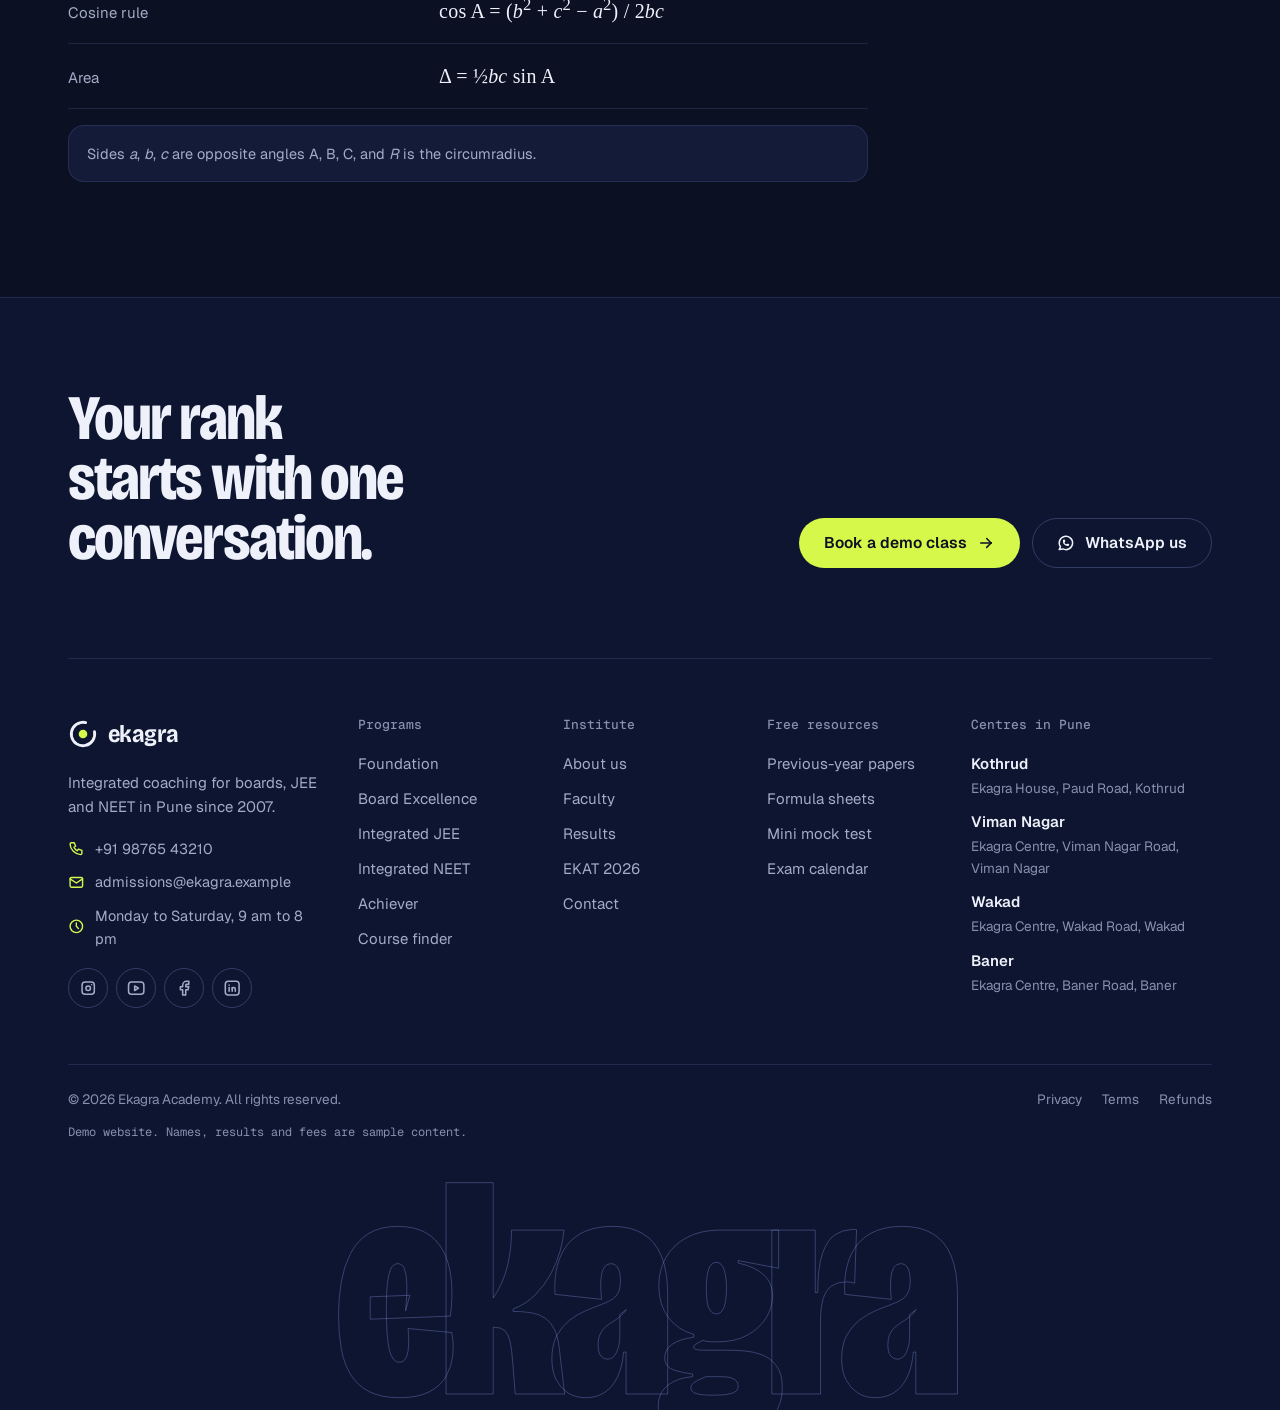
<file: resources/maths-trigonometry-formula-sheet.html>
<!doctype html>
<html lang="en-IN">
<head>
<meta charset="utf-8">
<meta name="viewport" content="width=device-width, initial-scale=1, viewport-fit=cover">
<title>Trigonometric identities formula sheet, Mathematics Class 11 | Ekagra Academy</title>
<meta name="description" content="Free mathematics formula sheet for Class 11: standard values, the identities you will use in every chapter after this one, general solutions and the triangle rules.">
<link rel="canonical" href="https://ankitxksahoo.github.io/ekagra-academy/resources/maths-trigonometry-formula-sheet.html">
<meta name="robots" content="noindex">
<meta name="theme-color" content="#0B1022">
<meta property="og:type" content="website">
<meta property="og:site_name" content="Ekagra Academy">
<meta property="og:title" content="Trigonometric identities formula sheet, Mathematics Class 11 | Ekagra Academy">
<meta property="og:description" content="Free mathematics formula sheet for Class 11: standard values, the identities you will use in every chapter after this one, general solutions and the triangle rules.">
<meta property="og:url" content="https://ankitxksahoo.github.io/ekagra-academy/resources/maths-trigonometry-formula-sheet.html">
<meta property="og:image" content="https://ankitxksahoo.github.io/ekagra-academy/assets/img/og-image.png">
<meta property="og:locale" content="en_IN">
<meta name="twitter:card" content="summary_large_image">
<link rel="icon" href="../assets/img/favicon.svg" type="image/svg+xml">
<link rel="preconnect" href="https://fonts.googleapis.com">
<link rel="preconnect" href="https://fonts.gstatic.com" crossorigin>
<link rel="stylesheet" href="https://fonts.googleapis.com/css2?family=Bricolage+Grotesque:opsz,wdth,wght@12..96,75..100,400..800&family=Geist:wght@400..700&family=Geist+Mono:wght@400..600&display=swap">
<link rel="stylesheet" href="../assets/css/styles.css">

</head>
<body>
<a class="skip" href="#main">Skip to content</a>
<div class="progress-bar" aria-hidden="true"></div>
<svg class="sprite" width="0" height="0" aria-hidden="true" focusable="false"><symbol id="i-arrow" viewBox="0 0 24 24"><path d="M5 12h14"/><path d="M13 18l6-6"/><path d="M13 6l6 6"/></symbol><symbol id="i-arrow-ur" viewBox="0 0 24 24"><path d="M17 7L7 17"/><path d="M8 7h9v9"/></symbol><symbol id="i-phone" viewBox="0 0 24 24"><path d="M5 4h4l2 5l-2.5 1.5a11 11 0 0 0 5 5l1.5-2.5l5 2v4a2 2 0 0 1-2 2a16 16 0 0 1-15-15a2 2 0 0 1 2-2"/></symbol><symbol id="i-mail" viewBox="0 0 24 24"><path d="M3 7a2 2 0 0 1 2-2h14a2 2 0 0 1 2 2v10a2 2 0 0 1-2 2h-14a2 2 0 0 1-2-2v-10z"/><path d="M3 7l9 6l9-6"/></symbol><symbol id="i-pin" viewBox="0 0 24 24"><path d="M9 11a3 3 0 1 0 6 0a3 3 0 0 0-6 0"/><path d="M17.657 16.657l-4.243 4.243a2 2 0 0 1-2.827 0l-4.244-4.243a8 8 0 1 1 11.314 0z"/></symbol><symbol id="i-clock" viewBox="0 0 24 24"><path d="M3 12a9 9 0 1 0 18 0a9 9 0 0 0-18 0"/><path d="M12 7v5l3 3"/></symbol><symbol id="i-calendar" viewBox="0 0 24 24"><path d="M4 7a2 2 0 0 1 2-2h12a2 2 0 0 1 2 2v12a2 2 0 0 1-2 2h-12a2 2 0 0 1-2-2v-12z"/><path d="M16 3v4"/><path d="M8 3v4"/><path d="M4 11h16"/></symbol><symbol id="i-menu" viewBox="0 0 24 24"><path d="M4 7h16"/><path d="M4 12h16"/><path d="M4 17h16"/></symbol><symbol id="i-x" viewBox="0 0 24 24"><path d="M18 6L6 18"/><path d="M6 6l12 12"/></symbol><symbol id="i-check" viewBox="0 0 24 24"><path d="M5 12l5 5L20 7"/></symbol><symbol id="i-check-circle" viewBox="0 0 24 24"><path d="M3 12a9 9 0 1 0 18 0a9 9 0 0 0-18 0"/><path d="M9 12l2 2l4-4"/></symbol><symbol id="i-plus" viewBox="0 0 24 24"><path d="M12 5v14"/><path d="M5 12h14"/></symbol><symbol id="i-chevron" viewBox="0 0 24 24"><path d="M6 9l6 6l6-6"/></symbol><symbol id="i-download" viewBox="0 0 24 24"><path d="M4 17v2a2 2 0 0 0 2 2h12a2 2 0 0 0 2-2v-2"/><path d="M7 11l5 5l5-5"/><path d="M12 4v12"/></symbol><symbol id="i-star" viewBox="0 0 24 24"><path d="M12 17.75l-6.172 3.245l1.179-6.873l-5-4.867l6.9-1l3.086-6.253l3.086 6.253l6.9 1l-5 4.867l1.179 6.873z"/></symbol><symbol id="i-users" viewBox="0 0 24 24"><path d="M5 7a4 4 0 1 0 8 0a4 4 0 1 0-8 0"/><path d="M3 21v-2a4 4 0 0 1 4-4h4a4 4 0 0 1 4 4v2"/><path d="M16 3.13a4 4 0 0 1 0 7.75"/><path d="M21 21v-2a4 4 0 0 0-3-3.85"/></symbol><symbol id="i-chart" viewBox="0 0 24 24"><path d="M4 19h16"/><path d="M4 15l4-6l4 2l4-5l4 4"/></symbol><symbol id="i-help" viewBox="0 0 24 24"><path d="M8 9h8"/><path d="M8 13h6"/><path d="M18 4a3 3 0 0 1 3 3v8a3 3 0 0 1-3 3h-5l-5 3v-3h-2a3 3 0 0 1-3-3v-8a3 3 0 0 1 3-3h12z"/></symbol><symbol id="i-device" viewBox="0 0 24 24"><path d="M6 5a2 2 0 0 1 2-2h8a2 2 0 0 1 2 2v14a2 2 0 0 1-2 2h-8a2 2 0 0 1-2-2v-14z"/><path d="M11 4h2"/><path d="M12 17v.01"/></symbol><symbol id="i-book" viewBox="0 0 24 24"><path d="M3 19a9 9 0 0 1 9 0a9 9 0 0 1 9 0"/><path d="M3 6a9 9 0 0 1 9 0a9 9 0 0 1 9 0"/><path d="M3 6v13"/><path d="M12 6v13"/><path d="M21 6v13"/></symbol><symbol id="i-school" viewBox="0 0 24 24"><path d="M22 9l-10-4l-10 4l10 4l10-4v6"/><path d="M6 10.6v5.4a6 3 0 0 0 12 0v-5.4"/></symbol><symbol id="i-notebook" viewBox="0 0 24 24"><path d="M6 4h11a2 2 0 0 1 2 2v12a2 2 0 0 1-2 2h-11a1 1 0 0 1-1-1v-14a1 1 0 0 1 1-1m3 0v16"/><path d="M13 8h2"/><path d="M13 12h2"/></symbol><symbol id="i-atom" viewBox="0 0 24 24"><path d="M12 12v.01"/><path d="M19.071 4.929c-1.562-1.562-6 .337-9.9 4.243c-3.905 3.905-5.804 8.337-4.242 9.9c1.562 1.561 6-.338 9.9-4.244c3.905-3.905 5.804-8.337 4.242-9.9"/><path d="M4.929 4.929c-1.562 1.562 .337 6 4.243 9.9c3.905 3.905 8.337 5.804 9.9 4.242c1.561-1.562-.338-6-4.244-9.9c-3.905-3.905-8.337-5.804-9.9-4.242"/></symbol><symbol id="i-flask" viewBox="0 0 24 24"><path d="M9 3h6"/><path d="M10 9h4"/><path d="M10 3v6l-4 11a.7 .7 0 0 0 .5 1h11a.7 .7 0 0 0 .5-1l-4-11v-6"/></symbol><symbol id="i-target" viewBox="0 0 24 24"><path d="M11 12a1 1 0 1 0 2 0a1 1 0 1 0-2 0"/><path d="M7 12a5 5 0 1 0 10 0a5 5 0 1 0-10 0"/><path d="M3 12a9 9 0 1 0 18 0a9 9 0 1 0-18 0"/></symbol><symbol id="i-whatsapp" viewBox="0 0 24 24"><path d="M3 21l1.65-3.8a9 9 0 1 1 3.4 2.9l-5.05.9"/><path d="M9 10a.5 .5 0 0 0 1 0v-1a.5 .5 0 0 0-1 0v1a5 5 0 0 0 5 5h1a.5 .5 0 0 0 0-1h-1a.5 .5 0 0 0 0 1"/></symbol><symbol id="i-instagram" viewBox="0 0 24 24"><path d="M4 8a4 4 0 0 1 4-4h8a4 4 0 0 1 4 4v8a4 4 0 0 1-4 4h-8a4 4 0 0 1-4-4z"/><path d="M9 12a3 3 0 1 0 6 0a3 3 0 0 0-6 0"/><path d="M16.5 7.5v.01"/></symbol><symbol id="i-youtube" viewBox="0 0 24 24"><path d="M2 8a4 4 0 0 1 4-4h12a4 4 0 0 1 4 4v8a4 4 0 0 1-4 4h-12a4 4 0 0 1-4-4v-8z"/><path d="M10 9l5 3l-5 3z"/></symbol><symbol id="i-facebook" viewBox="0 0 24 24"><path d="M7 10v4h3v7h4v-7h3l1-4h-4v-2a1 1 0 0 1 1-1h3v-4h-3a5 5 0 0 0-5 5v2h-3"/></symbol><symbol id="i-linkedin" viewBox="0 0 24 24"><path d="M8 11v5"/><path d="M8 8v.01"/><path d="M12 16v-5"/><path d="M16 16v-3a2 2 0 1 0-4 0"/><path d="M3 7a4 4 0 0 1 4-4h10a4 4 0 0 1 4 4v10a4 4 0 0 1-4 4h-10a4 4 0 0 1-4-4z"/></symbol><symbol id="i-play" viewBox="0 0 24 24"><path d="M7 4v16l13-8z"/></symbol><symbol id="i-pause" viewBox="0 0 24 24"><path d="M6 6a1 1 0 0 1 1-1h2a1 1 0 0 1 1 1v12a1 1 0 0 1-1 1h-2a1 1 0 0 1-1-1z"/><path d="M14 6a1 1 0 0 1 1-1h2a1 1 0 0 1 1 1v12a1 1 0 0 1-1 1h-2a1 1 0 0 1-1-1z"/></symbol><symbol id="i-search" viewBox="0 0 24 24"><path d="M3 10a7 7 0 1 0 14 0a7 7 0 1 0-14 0"/><path d="M21 21l-6-6"/></symbol><symbol id="i-external" viewBox="0 0 24 24"><path d="M12 6h-6a2 2 0 0 0-2 2v10a2 2 0 0 0 2 2h10a2 2 0 0 0 2-2v-6"/><path d="M11 13l9-9"/><path d="M15 4h5v5"/></symbol><symbol id="i-file" viewBox="0 0 24 24"><path d="M14 3v4a1 1 0 0 0 1 1h4"/><path d="M17 21h-10a2 2 0 0 1-2-2v-14a2 2 0 0 1 2-2h7l5 5v11a2 2 0 0 1-2 2z"/><path d="M9 9h1"/><path d="M9 13h6"/><path d="M9 17h6"/></symbol><symbol id="i-info" viewBox="0 0 24 24"><path d="M3 12a9 9 0 1 0 18 0a9 9 0 0 0-18 0"/><path d="M12 9h.01"/><path d="M11 12h1v4h1"/></symbol><symbol id="i-shield" viewBox="0 0 24 24"><path d="M11.46 20.846a12 12 0 0 1-7.96-14.846a12 12 0 0 0 8.5-3a12 12 0 0 0 8.5 3a12 12 0 0 1-.09 7.06"/><path d="M15 19l2 2l4-4"/></symbol><symbol id="i-percent" viewBox="0 0 24 24"><path d="M16 17a1 1 0 1 0 2 0a1 1 0 1 0-2 0"/><path d="M6 7a1 1 0 1 0 2 0a1 1 0 1 0-2 0"/><path d="M6 18l12-12"/></symbol><symbol id="i-lock" viewBox="0 0 24 24"><path d="M5 13a2 2 0 0 1 2-2h10a2 2 0 0 1 2 2v6a2 2 0 0 1-2 2h-10a2 2 0 0 1-2-2v-6z"/><path d="M11 16a1 1 0 1 0 2 0a1 1 0 0 0-2 0"/><path d="M8 11v-4a4 4 0 1 1 8 0v4"/></symbol><symbol id="i-refresh" viewBox="0 0 24 24"><path d="M20 11a8.1 8.1 0 0 0-15.5-2m-.5-4v4h4"/><path d="M4 13a8.1 8.1 0 0 0 15.5 2m.5 4v-4h-4"/></symbol><symbol id="i-building" viewBox="0 0 24 24"><path d="M3 21h18"/><path d="M9 8h1"/><path d="M9 12h1"/><path d="M9 16h1"/><path d="M14 8h1"/><path d="M14 12h1"/><path d="M14 16h1"/><path d="M5 21v-16a2 2 0 0 1 2-2h10a2 2 0 0 1 2 2v16"/></symbol><symbol id="i-calculator" viewBox="0 0 24 24"><path d="M4 5a2 2 0 0 1 2-2h12a2 2 0 0 1 2 2v14a2 2 0 0 1-2 2h-12a2 2 0 0 1-2-2z"/><path d="M8 8a1 1 0 0 1 1-1h6a1 1 0 0 1 1 1v1a1 1 0 0 1-1 1h-6a1 1 0 0 1-1-1z"/><path d="M8 14v.01"/><path d="M12 14v.01"/><path d="M16 14v.01"/><path d="M8 17v.01"/><path d="M12 17v.01"/><path d="M16 17v.01"/></symbol><symbol id="i-trophy" viewBox="0 0 24 24"><path d="M8 21h8"/><path d="M12 17v4"/><path d="M7 4h10"/><path d="M17 4v8a5 5 0 0 1-10 0v-8"/><path d="M3 9a2 2 0 1 0 4 0a2 2 0 1 0-4 0"/><path d="M17 9a2 2 0 1 0 4 0a2 2 0 1 0-4 0"/></symbol><symbol id="i-copy" viewBox="0 0 24 24"><path d="M7 9.667a2.667 2.667 0 0 1 2.667-2.667h8.666a2.667 2.667 0 0 1 2.667 2.667v8.666a2.667 2.667 0 0 1-2.667 2.667h-8.666a2.667 2.667 0 0 1-2.667-2.667z"/><path d="M4.012 16.737a2 2 0 0 1-1.012-1.737v-10c0-1.1 .9-2 2-2h10c.75 0 1.158 .385 1.5 1"/></symbol></svg>
<div class="topbar"><div class="wrap topbar-in"><p><span class="topbar-tag">EKAT 2026</span><span>Scholarship test on 8 Nov, 22 Nov and 6 Dec. Up to 90% off tuition.</span></p><a href="../scholarship-test.html">Register free<svg class="ico" aria-hidden="true" focusable="false"><use href="#i-arrow"/></svg></a></div></div>
<header class="site-header" data-header>
  <div class="wrap nav">
    <a class="logo" href="../index.html" aria-label="Ekagra Academy home"><svg class="mark" viewBox="0 0 32 32" aria-hidden="true" focusable="false"><circle cx="16" cy="16" r="12.5" fill="none" stroke="currentColor" stroke-width="3" stroke-linecap="round" stroke-dasharray="64 14.54" transform="rotate(-12 16 16)"/><circle class="mark-dot" cx="16" cy="16" r="4.6"/></svg><span>ekagra</span></a>
    <nav class="nav-main" aria-label="Main"><ul class="nav-links"><li class="has-dd"><a class="nav-a" href="../programs.html">Programs</a><button class="dd-toggle" type="button" aria-expanded="false" aria-controls="dd-programs" aria-label="Show all programs"><svg class="ico" aria-hidden="true" focusable="false"><use href="#i-chevron"/></svg></button>
<div class="dd" id="dd-programs"><ul class="dd-list"><li><a href="../programs.html#foundation"><span class="dd-ico"><svg class="ico" aria-hidden="true" focusable="false"><use href="#i-book"/></svg></span><span><b>Foundation</b><small>Class 6 to 10</small></span></a></li><li><a href="../programs.html#boards"><span class="dd-ico"><svg class="ico" aria-hidden="true" focusable="false"><use href="#i-school"/></svg></span><span><b>Board Excellence</b><small>Class 9 to 12</small></span></a></li><li><a href="../programs.html#jee"><span class="dd-ico"><svg class="ico" aria-hidden="true" focusable="false"><use href="#i-atom"/></svg></span><span><b>Integrated JEE</b><small>Class 11 and 12</small></span></a></li><li><a href="../programs.html#neet"><span class="dd-ico"><svg class="ico" aria-hidden="true" focusable="false"><use href="#i-flask"/></svg></span><span><b>Integrated NEET</b><small>Class 11 and 12</small></span></a></li><li><a href="../programs.html#achiever"><span class="dd-ico"><svg class="ico" aria-hidden="true" focusable="false"><use href="#i-target"/></svg></span><span><b>Achiever</b><small>Class 12 passed</small></span></a></li></ul><a class="dd-card" href="../course-finder.html"><span class="tag-mono">Not sure which one?</span><b>Try the course finder</b><span>Three questions. Batch, fee and scholarship in one view.</span><svg class="ico ico--arrow" aria-hidden="true" focusable="false"><use href="#i-arrow"/></svg></a></div></li><li><a class="nav-a" href="../results.html">Results</a></li><li><a class="nav-a" href="../faculty.html">Faculty</a></li><li><a class="nav-a" href="../scholarship-test.html">Scholarship</a></li><li><a class="nav-a" href="../resources.html" aria-current="page">Resources</a></li><li><a class="nav-a" href="../about.html">About</a></li><li><a class="nav-a" href="../contact.html">Contact</a></li></ul></nav>
    <a class="nav-phone" href="tel:+919876543210"><svg class="ico" aria-hidden="true" focusable="false"><use href="#i-phone"/></svg><span>+91 98765 43210</span></a>
    <button class="btn btn--lime btn--sm nav-cta" type="button" data-enquire data-magnetic>Book a demo class</button>
    <button class="menu-btn" type="button" data-menu aria-expanded="false" aria-controls="mobile-menu" aria-label="Open menu"><svg class="ico ico--open" aria-hidden="true" focusable="false"><use href="#i-menu"/></svg><svg class="ico ico--close" aria-hidden="true" focusable="false"><use href="#i-x"/></svg></button>
  </div>
  <div class="mobile-menu" id="mobile-menu" hidden>
    <div class="wrap">
      <ul class="mm-links"><li><a href="../programs.html">Programs<svg class="ico" aria-hidden="true" focusable="false"><use href="#i-arrow"/></svg></a></li><li><a href="../results.html">Results<svg class="ico" aria-hidden="true" focusable="false"><use href="#i-arrow"/></svg></a></li><li><a href="../faculty.html">Faculty<svg class="ico" aria-hidden="true" focusable="false"><use href="#i-arrow"/></svg></a></li><li><a href="../scholarship-test.html">Scholarship<svg class="ico" aria-hidden="true" focusable="false"><use href="#i-arrow"/></svg></a></li><li><a href="../resources.html" aria-current="page">Resources<svg class="ico" aria-hidden="true" focusable="false"><use href="#i-arrow"/></svg></a></li><li><a href="../about.html">About<svg class="ico" aria-hidden="true" focusable="false"><use href="#i-arrow"/></svg></a></li><li><a href="../contact.html">Contact<svg class="ico" aria-hidden="true" focusable="false"><use href="#i-arrow"/></svg></a></li></ul>
      <div class="mm-actions">
        <button class="btn btn--lime btn--block" type="button" data-enquire>Book a demo class</button>
        <a class="btn btn--ghost btn--block" href="tel:+919876543210"><svg class="ico" aria-hidden="true" focusable="false"><use href="#i-phone"/></svg>+91 98765 43210</a>
      </div>
    </div>
  </div>
</header>
<main id="main">
<section class="page-hero grid-bg">
  <span class="hero-word" aria-hidden="true">Mathematics</span>
  <div class="wrap">
    <nav aria-label="Breadcrumb"><ol class="crumbs"><li><a href="../index.html">Home</a></li><li><a href="../resources.html">Resources</a></li><li><a href="../resources.html#sheets">Formula sheets</a></li><li aria-current="page">Trigonometric identities</li></ol></nav>
    <h1 class="display h-page">Trigonometric identities.</h1>
    <p class="lede">Mathematics, Class 11. Standard values, the identities you will use in every chapter after this one, general solutions and the triangle rules.</p>
    
  </div>
</section>
<section class="section">
  <div class="wrap sheet">
    <div><section class="sheet-sec" aria-labelledby="values">
  <h2 id="values">Standard values</h2>
  <div class="table-wrap" tabindex="0" role="region" aria-labelledby="values"><table class="values">
    <thead><tr><th scope="col"></th><th scope="col">0&deg;</th><th scope="col">30&deg;</th><th scope="col">45&deg;</th><th scope="col">60&deg;</th><th scope="col">90&deg;</th></tr></thead>
    <tbody>
      <tr><th scope="row">sin</th><td>0</td><td>1/2</td><td>1/&radic;2</td><td>&radic;3/2</td><td>1</td></tr>
      <tr><th scope="row">cos</th><td>1</td><td>&radic;3/2</td><td>1/&radic;2</td><td>1/2</td><td>0</td></tr>
      <tr><th scope="row">tan</th><td>0</td><td>1/&radic;3</td><td>1</td><td>&radic;3</td><td>not defined</td></tr>
    </tbody>
  </table></div>
  <p class="f-note"><b>Signs by quadrant.</b> All ratios are positive in the first quadrant, sin in the second, tan in the third and cos in the fourth.</p>
</section><section class="sheet-sec" aria-labelledby="pythagorean">
  <h2 id="pythagorean">Pythagorean identities</h2>
  <dl class="formulas"><div class="f-row"><dt>Basic identity</dt><dd>sin<sup>2</sup>&theta; + cos<sup>2</sup>&theta; = 1</dd></div><div class="f-row"><dt>With tan and sec</dt><dd>1 + tan<sup>2</sup>&theta; = sec<sup>2</sup>&theta;</dd></div><div class="f-row"><dt>With cot and cosec</dt><dd>1 + cot<sup>2</sup>&theta; = cosec<sup>2</sup>&theta;</dd></div></dl>
  
</section><section class="sheet-sec" aria-labelledby="compound">
  <h2 id="compound">Compound angles</h2>
  <dl class="formulas"><div class="f-row"><dt>sin (A &plusmn; B)</dt><dd>sin A cos B &plusmn; cos A sin B</dd></div><div class="f-row"><dt>cos (A &plusmn; B)</dt><dd>cos A cos B &#8723; sin A sin B</dd></div><div class="f-row"><dt>tan (A &plusmn; B)</dt><dd>(tan A &plusmn; tan B) / (1 &#8723; tan A tan B)</dd></div></dl>
  
</section><section class="sheet-sec" aria-labelledby="multiple">
  <h2 id="multiple">Multiple angles</h2>
  <dl class="formulas"><div class="f-row"><dt>sin 2A</dt><dd>2 sin A cos A = 2 tan A / (1 + tan<sup>2</sup>A)</dd></div><div class="f-row"><dt>cos 2A</dt><dd>cos<sup>2</sup>A &minus; sin<sup>2</sup>A = 2cos<sup>2</sup>A &minus; 1 = 1 &minus; 2sin<sup>2</sup>A</dd></div><div class="f-row"><dt>tan 2A</dt><dd>2 tan A / (1 &minus; tan<sup>2</sup>A)</dd></div><div class="f-row"><dt>sin 3A</dt><dd>3 sin A &minus; 4 sin<sup>3</sup>A</dd></div><div class="f-row"><dt>cos 3A</dt><dd>4 cos<sup>3</sup>A &minus; 3 cos A</dd></div><div class="f-row"><dt>tan 3A</dt><dd>(3 tan A &minus; tan<sup>3</sup>A) / (1 &minus; 3 tan<sup>2</sup>A)</dd></div></dl>
  
</section><section class="sheet-sec" aria-labelledby="sum">
  <h2 id="sum">Sum and product formulae</h2>
  <dl class="formulas"><div class="f-row"><dt>sin C + sin D</dt><dd>2 sin &frac12;(C + D) cos &frac12;(C &minus; D)</dd></div><div class="f-row"><dt>sin C &minus; sin D</dt><dd>2 cos &frac12;(C + D) sin &frac12;(C &minus; D)</dd></div><div class="f-row"><dt>cos C + cos D</dt><dd>2 cos &frac12;(C + D) cos &frac12;(C &minus; D)</dd></div><div class="f-row"><dt>cos C &minus; cos D</dt><dd>&minus;2 sin &frac12;(C + D) sin &frac12;(C &minus; D)</dd></div><div class="f-row"><dt>2 sin A cos B</dt><dd>sin (A + B) + sin (A &minus; B)</dd></div><div class="f-row"><dt>2 cos A cos B</dt><dd>cos (A + B) + cos (A &minus; B)</dd></div><div class="f-row"><dt>2 sin A sin B</dt><dd>cos (A &minus; B) &minus; cos (A + B)</dd></div></dl>
  
</section><section class="sheet-sec" aria-labelledby="general">
  <h2 id="general">General solutions</h2>
  <dl class="formulas"><div class="f-row"><dt>sin &theta; = sin &alpha;</dt><dd>&theta; = <i>n</i>&pi; + (&minus;1)<sup><i>n</i></sup>&alpha;</dd></div><div class="f-row"><dt>cos &theta; = cos &alpha;</dt><dd>&theta; = 2<i>n</i>&pi; &plusmn; &alpha;</dd></div><div class="f-row"><dt>tan &theta; = tan &alpha;</dt><dd>&theta; = <i>n</i>&pi; + &alpha;</dd></div></dl>
  <p class="f-note">Here <i>n</i> is any integer.</p>
</section><section class="sheet-sec" aria-labelledby="triangle">
  <h2 id="triangle">Triangles</h2>
  <dl class="formulas"><div class="f-row"><dt>Sine rule</dt><dd><i>a</i> / sin A = <i>b</i> / sin B = <i>c</i> / sin C = 2<i>R</i></dd></div><div class="f-row"><dt>Cosine rule</dt><dd>cos A = (<i>b</i><sup>2</sup> + <i>c</i><sup>2</sup> &minus; <i>a</i><sup>2</sup>) / 2<i>bc</i></dd></div><div class="f-row"><dt>Area</dt><dd>&Delta; = &frac12;<i>bc</i> sin A</dd></div></dl>
  <p class="f-note">Sides <i>a</i>, <i>b</i>, <i>c</i> are opposite angles A, B, C, and <i>R</i> is the circumradius.</p>
</section></div>
    <aside class="sheet-aside">
      <nav class="sheet-toc" aria-label="On this sheet"><span class="tag-mono">On this sheet</span><a href="#values">Standard values</a><a href="#pythagorean">Pythagorean identities</a><a href="#compound">Compound angles</a><a href="#multiple">Multiple angles</a><a href="#sum">Sum and product formulae</a><a href="#general">General solutions</a><a href="#triangle">Triangles</a></nav>
      <a class="sheet-card" href="../resources.html#mock" style="min-height:0"><span class="tag-mono">Test yourself</span><h3 style="font-size:24px">Take the 10-minute mini mock</h3><span class="link">Start<svg class="ico" aria-hidden="true" focusable="false"><use href="#i-arrow"/></svg></span></a>
      <a class="btn btn--ghost btn--block" href="../resources.html#pack">Get all 40 sheets</a>
    </aside>
  </div>
</section>
</main>
<footer class="site-footer">
  <div class="wrap">
    <div class="footer-cta">
      <h2 class="h2">Your rank starts with one conversation.</h2>
      <div class="footer-cta-actions">
        <button class="btn btn--lime" type="button" data-enquire data-magnetic>Book a demo class<svg class="ico ico--arrow" aria-hidden="true" focusable="false"><use href="#i-arrow"/></svg></button>
        <a class="btn btn--ghost" href="https://wa.me/919876543210?text=Hi%20Ekagra%2C%20I%20would%20like%20to%20know%20about%20admissions%20for%202027-28." target="_blank" rel="noopener"><svg class="ico" aria-hidden="true" focusable="false"><use href="#i-whatsapp"/></svg>WhatsApp us</a>
      </div>
    </div>
    <div class="footer-grid">
      <div class="footer-brand">
        <a class="logo" href="../index.html" aria-label="Ekagra Academy home"><svg class="mark" viewBox="0 0 32 32" aria-hidden="true" focusable="false"><circle cx="16" cy="16" r="12.5" fill="none" stroke="currentColor" stroke-width="3" stroke-linecap="round" stroke-dasharray="64 14.54" transform="rotate(-12 16 16)"/><circle class="mark-dot" cx="16" cy="16" r="4.6"/></svg><span>ekagra</span></a>
        <p>Integrated coaching for boards, JEE and NEET in Pune since 2007.</p>
        <ul class="contact-lines">
          <li><svg class="ico" aria-hidden="true" focusable="false"><use href="#i-phone"/></svg><a href="tel:+919876543210">+91 98765 43210</a></li>
          <li><svg class="ico" aria-hidden="true" focusable="false"><use href="#i-mail"/></svg><a href="mailto:admissions@ekagra.example">admissions@ekagra.example</a></li>
          <li><svg class="ico" aria-hidden="true" focusable="false"><use href="#i-clock"/></svg><span>Monday to Saturday, 9 am to 8 pm</span></li>
        </ul>
        <div class="social"><a href="#" aria-label="Instagram"><svg class="ico" aria-hidden="true" focusable="false"><use href="#i-instagram"/></svg></a><a href="#" aria-label="YouTube"><svg class="ico" aria-hidden="true" focusable="false"><use href="#i-youtube"/></svg></a><a href="#" aria-label="Facebook"><svg class="ico" aria-hidden="true" focusable="false"><use href="#i-facebook"/></svg></a><a href="#" aria-label="LinkedIn"><svg class="ico" aria-hidden="true" focusable="false"><use href="#i-linkedin"/></svg></a></div>
      </div>
      <div class="footer-col"><h3>Programs</h3><ul><li><a href="../programs.html#foundation">Foundation</a></li><li><a href="../programs.html#boards">Board Excellence</a></li><li><a href="../programs.html#jee">Integrated JEE</a></li><li><a href="../programs.html#neet">Integrated NEET</a></li><li><a href="../programs.html#achiever">Achiever</a></li><li><a href="../course-finder.html">Course finder</a></li></ul></div>
      <div class="footer-col"><h3>Institute</h3><ul><li><a href="../about.html">About us</a></li><li><a href="../faculty.html">Faculty</a></li><li><a href="../results.html">Results</a></li><li><a href="../scholarship-test.html">EKAT 2026</a></li><li><a href="../contact.html">Contact</a></li></ul></div>
      <div class="footer-col"><h3>Free resources</h3><ul><li><a href="../resources.html#papers">Previous-year papers</a></li><li><a href="../resources.html#sheets">Formula sheets</a></li><li><a href="../resources.html#mock">Mini mock test</a></li><li><a href="../resources.html#calendar">Exam calendar</a></li></ul></div>
      <div class="footer-col footer-centres"><h3>Centres in Pune</h3><ul><li><b>Kothrud</b><span>Ekagra House, Paud Road, Kothrud</span></li><li><b>Viman Nagar</b><span>Ekagra Centre, Viman Nagar Road, Viman Nagar</span></li><li><b>Wakad</b><span>Ekagra Centre, Wakad Road, Wakad</span></li><li><b>Baner</b><span>Ekagra Centre, Baner Road, Baner</span></li></ul></div>
    </div>
    <div class="footer-bottom">
      <p>&copy; 2026 Ekagra Academy. All rights reserved.</p>
      <nav aria-label="Legal"><a href="../policies.html#privacy">Privacy</a><a href="../policies.html#terms">Terms</a><a href="../policies.html#refunds">Refunds</a></nav>
      <p class="demo-note">Demo website. Names, results and fees are sample content.</p>
    </div>
  </div>
  <div class="footer-mark" aria-hidden="true"><span>ekagra</span></div>
</footer>

<div class="mbar" aria-label="Quick actions">
  <a href="tel:+919876543210"><svg class="ico" aria-hidden="true" focusable="false"><use href="#i-phone"/></svg>Call</a>
  <a href="https://wa.me/919876543210?text=Hi%20Ekagra%2C%20I%20would%20like%20to%20know%20about%20admissions%20for%202027-28." target="_blank" rel="noopener"><svg class="ico" aria-hidden="true" focusable="false"><use href="#i-whatsapp"/></svg>WhatsApp</a>
  <button class="mbar-cta" type="button" data-enquire>Book demo</button>
</div>
<a class="wa-float" href="https://wa.me/919876543210?text=Hi%20Ekagra%2C%20I%20would%20like%20to%20know%20about%20admissions%20for%202027-28." target="_blank" rel="noopener" aria-label="Chat with us on WhatsApp"><svg class="ico" aria-hidden="true" focusable="false"><use href="#i-whatsapp"/></svg></a>

<dialog class="modal" id="enquire" aria-labelledby="enquire-title">
  <div class="modal-head">
    <div>
      <p class="tag-mono" data-modal-kicker>Free demo class and counselling</p>
      <h2 class="h3" id="enquire-title" data-modal-title>Book a demo class</h2>
    </div>
    <button class="icon-btn" type="button" data-close aria-label="Close"><svg class="ico" aria-hidden="true" focusable="false"><use href="#i-x"/></svg></button>
  </div>
  <div class="modal-body">
<form class="lead-form" data-lead data-intent="Demo class" data-success="An admissions counsellor will call you within one working day." novalidate>
  <input type="hidden" name="note" value="">
  <div class="form-grid">
    <div class="field full"><label for="mdl-name">Student's name</label><input class="input" id="mdl-name" name="name" autocomplete="name" required minlength="2" placeholder="Aarav Kulkarni"><p class="err" data-err-for="name"></p></div>
    <div class="field full"><label for="mdl-phone">Parent's mobile number</label><div class="phone-field"><span aria-hidden="true">+91</span><input class="input" id="mdl-phone" name="phone" type="tel" inputmode="numeric" autocomplete="tel-national" maxlength="10" required placeholder="98765 43210"></div><p class="err" data-err-for="phone"></p></div>
    <div class="field"><label for="mdl-class">Class in 2027-28</label><select class="select" id="mdl-class" name="klass" required><option value="">Select class</option><option>Class 6</option><option>Class 7</option><option>Class 8</option><option>Class 9</option><option>Class 10</option><option>Class 11</option><option>Class 12</option><option>Class 12 passed</option></select><p class="err" data-err-for="klass"></p></div>
    <div class="field"><label for="mdl-goal">Interested in</label><select class="select" id="mdl-goal" name="goal" required><option value="">Select program</option><option>Foundation</option><option>Board Excellence</option><option>Integrated JEE</option><option>Integrated NEET</option><option>Achiever</option><option>Not sure yet</option></select><p class="err" data-err-for="goal"></p></div>
    <div class="field full"><label for="mdl-centre">Preferred centre</label><select class="select" id="mdl-centre" name="centre"><option value="">No preference</option><option>Kothrud</option><option>Viman Nagar</option><option>Wakad</option><option>Baner</option><option>Live online</option></select></div>
    <div class="field full"><label class="check" for="mdl-consent"><input type="checkbox" id="mdl-consent" name="consent" required><span>I agree to be contacted by Ekagra by call, SMS and WhatsApp about this enquiry. Read our <a href="../policies.html#privacy">privacy policy</a>.</span></label><p class="err" data-err-for="consent"></p></div>
  </div>
  <button class="btn btn--lime btn--block" type="submit"><span class="btn-label">Book my demo class</span><svg class="ico ico--arrow" aria-hidden="true" focusable="false"><use href="#i-arrow"/></svg></button>
  <p class="fine">We call back within one working day. You can opt out at any time.</p>
</form>
<div class="form-success" hidden tabindex="-1">
  <span class="tick"><svg class="ico" aria-hidden="true" focusable="false"><use href="#i-check"/></svg></span>
  <h3 class="h3">Thank you. We have your request.</h3>
  <p class="muted" data-success-text>An admissions counsellor will call you within one working day.</p>
  <a class="btn btn--ghost" data-success-wa href="https://wa.me/919876543210?text=Hi%20Ekagra%2C%20I%20would%20like%20to%20know%20about%20admissions%20for%202027-28." target="_blank" rel="noopener"><svg class="ico" aria-hidden="true" focusable="false"><use href="#i-whatsapp"/></svg>Continue on WhatsApp</a>
</div>
  </div>
</dialog>

<script src="../assets/js/config.js"></script>
<script src="../assets/js/main.js" defer></script>
<script src="../assets/js/motion.js" defer></script>
</body>
</html>
</file>
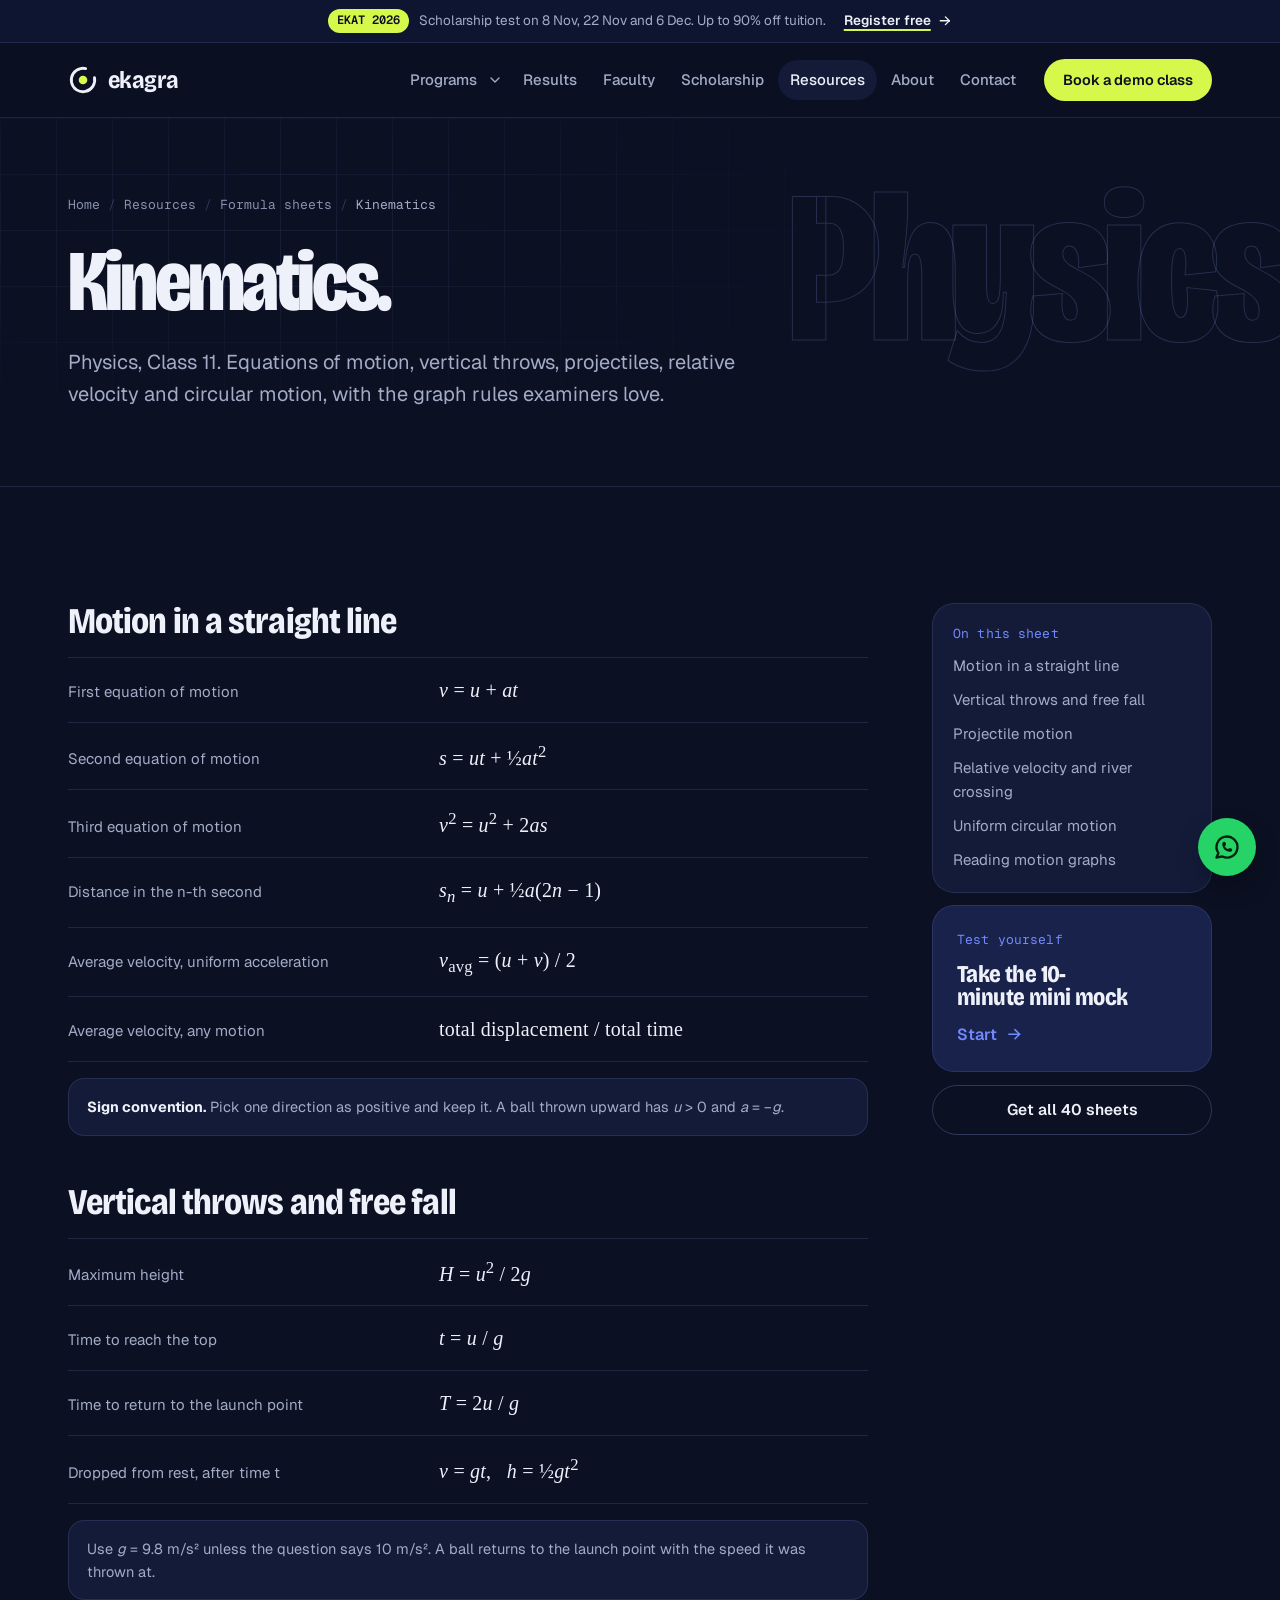
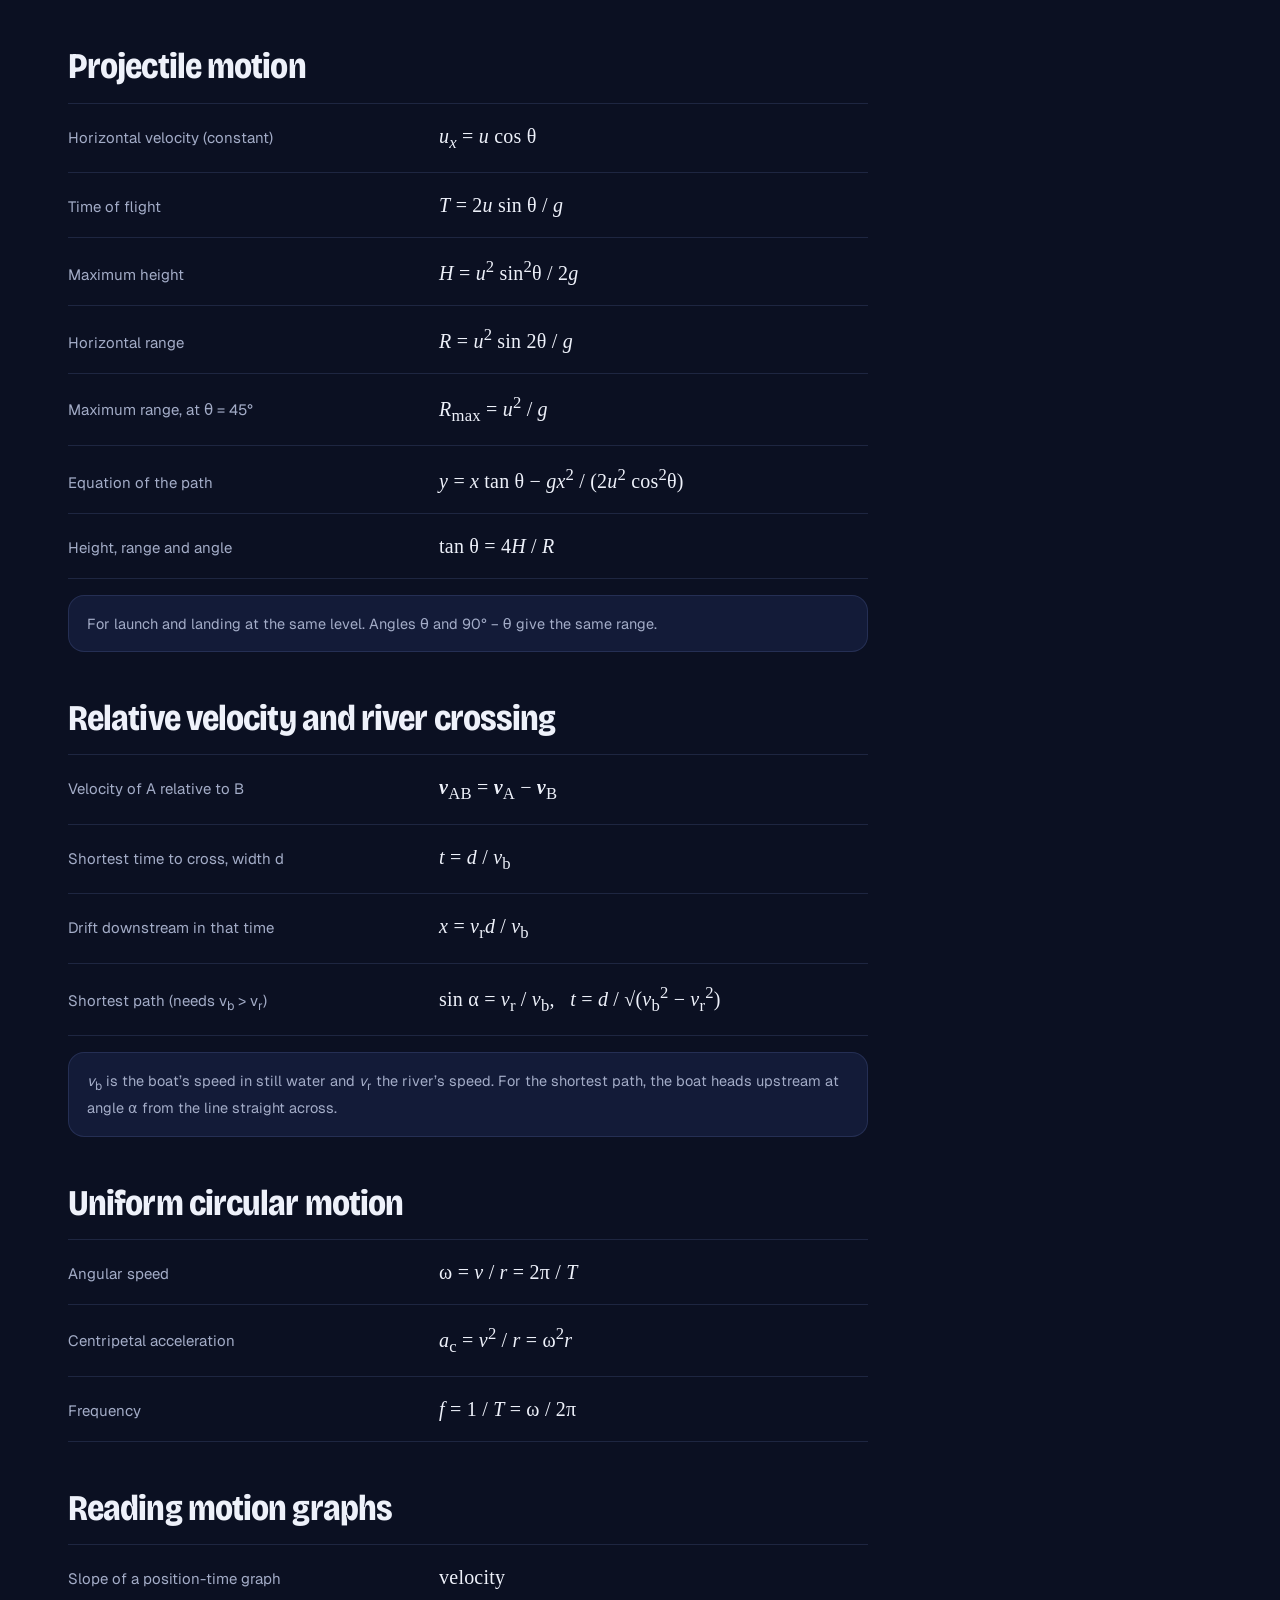
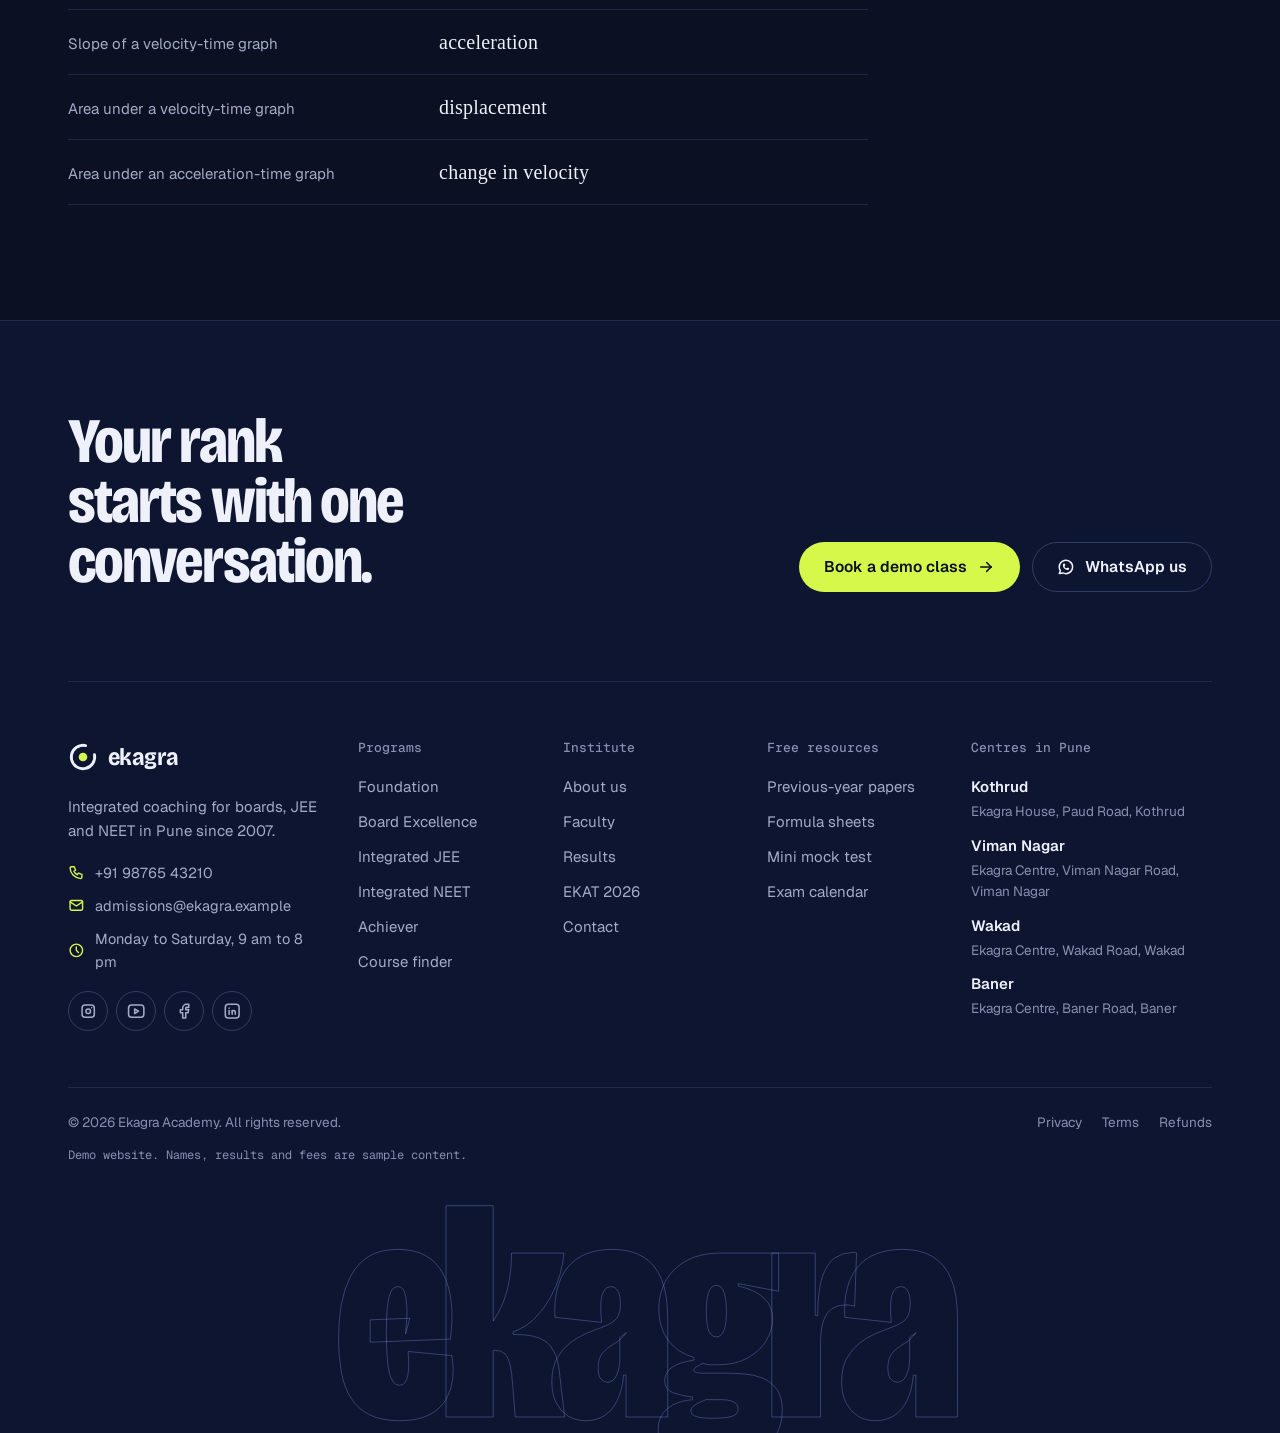
<file: resources/physics-kinematics-formula-sheet.html>
<!doctype html>
<html lang="en-IN">
<head>
<meta charset="utf-8">
<meta name="viewport" content="width=device-width, initial-scale=1, viewport-fit=cover">
<title>Kinematics formula sheet, Physics Class 11 | Ekagra Academy</title>
<meta name="description" content="Free physics formula sheet for Class 11: equations of motion, vertical throws, projectiles, relative velocity and circular motion, with the graph rules examiners love.">
<link rel="canonical" href="https://ankitxksahoo.github.io/ekagra-academy/resources/physics-kinematics-formula-sheet.html">
<meta name="robots" content="noindex">
<meta name="theme-color" content="#0B1022">
<meta property="og:type" content="website">
<meta property="og:site_name" content="Ekagra Academy">
<meta property="og:title" content="Kinematics formula sheet, Physics Class 11 | Ekagra Academy">
<meta property="og:description" content="Free physics formula sheet for Class 11: equations of motion, vertical throws, projectiles, relative velocity and circular motion, with the graph rules examiners love.">
<meta property="og:url" content="https://ankitxksahoo.github.io/ekagra-academy/resources/physics-kinematics-formula-sheet.html">
<meta property="og:image" content="https://ankitxksahoo.github.io/ekagra-academy/assets/img/og-image.png">
<meta property="og:locale" content="en_IN">
<meta name="twitter:card" content="summary_large_image">
<link rel="icon" href="../assets/img/favicon.svg" type="image/svg+xml">
<link rel="preconnect" href="https://fonts.googleapis.com">
<link rel="preconnect" href="https://fonts.gstatic.com" crossorigin>
<link rel="stylesheet" href="https://fonts.googleapis.com/css2?family=Bricolage+Grotesque:opsz,wdth,wght@12..96,75..100,400..800&family=Geist:wght@400..700&family=Geist+Mono:wght@400..600&display=swap">
<link rel="stylesheet" href="../assets/css/styles.css">

</head>
<body>
<a class="skip" href="#main">Skip to content</a>
<div class="progress-bar" aria-hidden="true"></div>
<svg class="sprite" width="0" height="0" aria-hidden="true" focusable="false"><symbol id="i-arrow" viewBox="0 0 24 24"><path d="M5 12h14"/><path d="M13 18l6-6"/><path d="M13 6l6 6"/></symbol><symbol id="i-arrow-ur" viewBox="0 0 24 24"><path d="M17 7L7 17"/><path d="M8 7h9v9"/></symbol><symbol id="i-phone" viewBox="0 0 24 24"><path d="M5 4h4l2 5l-2.5 1.5a11 11 0 0 0 5 5l1.5-2.5l5 2v4a2 2 0 0 1-2 2a16 16 0 0 1-15-15a2 2 0 0 1 2-2"/></symbol><symbol id="i-mail" viewBox="0 0 24 24"><path d="M3 7a2 2 0 0 1 2-2h14a2 2 0 0 1 2 2v10a2 2 0 0 1-2 2h-14a2 2 0 0 1-2-2v-10z"/><path d="M3 7l9 6l9-6"/></symbol><symbol id="i-pin" viewBox="0 0 24 24"><path d="M9 11a3 3 0 1 0 6 0a3 3 0 0 0-6 0"/><path d="M17.657 16.657l-4.243 4.243a2 2 0 0 1-2.827 0l-4.244-4.243a8 8 0 1 1 11.314 0z"/></symbol><symbol id="i-clock" viewBox="0 0 24 24"><path d="M3 12a9 9 0 1 0 18 0a9 9 0 0 0-18 0"/><path d="M12 7v5l3 3"/></symbol><symbol id="i-calendar" viewBox="0 0 24 24"><path d="M4 7a2 2 0 0 1 2-2h12a2 2 0 0 1 2 2v12a2 2 0 0 1-2 2h-12a2 2 0 0 1-2-2v-12z"/><path d="M16 3v4"/><path d="M8 3v4"/><path d="M4 11h16"/></symbol><symbol id="i-menu" viewBox="0 0 24 24"><path d="M4 7h16"/><path d="M4 12h16"/><path d="M4 17h16"/></symbol><symbol id="i-x" viewBox="0 0 24 24"><path d="M18 6L6 18"/><path d="M6 6l12 12"/></symbol><symbol id="i-check" viewBox="0 0 24 24"><path d="M5 12l5 5L20 7"/></symbol><symbol id="i-check-circle" viewBox="0 0 24 24"><path d="M3 12a9 9 0 1 0 18 0a9 9 0 0 0-18 0"/><path d="M9 12l2 2l4-4"/></symbol><symbol id="i-plus" viewBox="0 0 24 24"><path d="M12 5v14"/><path d="M5 12h14"/></symbol><symbol id="i-chevron" viewBox="0 0 24 24"><path d="M6 9l6 6l6-6"/></symbol><symbol id="i-download" viewBox="0 0 24 24"><path d="M4 17v2a2 2 0 0 0 2 2h12a2 2 0 0 0 2-2v-2"/><path d="M7 11l5 5l5-5"/><path d="M12 4v12"/></symbol><symbol id="i-star" viewBox="0 0 24 24"><path d="M12 17.75l-6.172 3.245l1.179-6.873l-5-4.867l6.9-1l3.086-6.253l3.086 6.253l6.9 1l-5 4.867l1.179 6.873z"/></symbol><symbol id="i-users" viewBox="0 0 24 24"><path d="M5 7a4 4 0 1 0 8 0a4 4 0 1 0-8 0"/><path d="M3 21v-2a4 4 0 0 1 4-4h4a4 4 0 0 1 4 4v2"/><path d="M16 3.13a4 4 0 0 1 0 7.75"/><path d="M21 21v-2a4 4 0 0 0-3-3.85"/></symbol><symbol id="i-chart" viewBox="0 0 24 24"><path d="M4 19h16"/><path d="M4 15l4-6l4 2l4-5l4 4"/></symbol><symbol id="i-help" viewBox="0 0 24 24"><path d="M8 9h8"/><path d="M8 13h6"/><path d="M18 4a3 3 0 0 1 3 3v8a3 3 0 0 1-3 3h-5l-5 3v-3h-2a3 3 0 0 1-3-3v-8a3 3 0 0 1 3-3h12z"/></symbol><symbol id="i-device" viewBox="0 0 24 24"><path d="M6 5a2 2 0 0 1 2-2h8a2 2 0 0 1 2 2v14a2 2 0 0 1-2 2h-8a2 2 0 0 1-2-2v-14z"/><path d="M11 4h2"/><path d="M12 17v.01"/></symbol><symbol id="i-book" viewBox="0 0 24 24"><path d="M3 19a9 9 0 0 1 9 0a9 9 0 0 1 9 0"/><path d="M3 6a9 9 0 0 1 9 0a9 9 0 0 1 9 0"/><path d="M3 6v13"/><path d="M12 6v13"/><path d="M21 6v13"/></symbol><symbol id="i-school" viewBox="0 0 24 24"><path d="M22 9l-10-4l-10 4l10 4l10-4v6"/><path d="M6 10.6v5.4a6 3 0 0 0 12 0v-5.4"/></symbol><symbol id="i-notebook" viewBox="0 0 24 24"><path d="M6 4h11a2 2 0 0 1 2 2v12a2 2 0 0 1-2 2h-11a1 1 0 0 1-1-1v-14a1 1 0 0 1 1-1m3 0v16"/><path d="M13 8h2"/><path d="M13 12h2"/></symbol><symbol id="i-atom" viewBox="0 0 24 24"><path d="M12 12v.01"/><path d="M19.071 4.929c-1.562-1.562-6 .337-9.9 4.243c-3.905 3.905-5.804 8.337-4.242 9.9c1.562 1.561 6-.338 9.9-4.244c3.905-3.905 5.804-8.337 4.242-9.9"/><path d="M4.929 4.929c-1.562 1.562 .337 6 4.243 9.9c3.905 3.905 8.337 5.804 9.9 4.242c1.561-1.562-.338-6-4.244-9.9c-3.905-3.905-8.337-5.804-9.9-4.242"/></symbol><symbol id="i-flask" viewBox="0 0 24 24"><path d="M9 3h6"/><path d="M10 9h4"/><path d="M10 3v6l-4 11a.7 .7 0 0 0 .5 1h11a.7 .7 0 0 0 .5-1l-4-11v-6"/></symbol><symbol id="i-target" viewBox="0 0 24 24"><path d="M11 12a1 1 0 1 0 2 0a1 1 0 1 0-2 0"/><path d="M7 12a5 5 0 1 0 10 0a5 5 0 1 0-10 0"/><path d="M3 12a9 9 0 1 0 18 0a9 9 0 1 0-18 0"/></symbol><symbol id="i-whatsapp" viewBox="0 0 24 24"><path d="M3 21l1.65-3.8a9 9 0 1 1 3.4 2.9l-5.05.9"/><path d="M9 10a.5 .5 0 0 0 1 0v-1a.5 .5 0 0 0-1 0v1a5 5 0 0 0 5 5h1a.5 .5 0 0 0 0-1h-1a.5 .5 0 0 0 0 1"/></symbol><symbol id="i-instagram" viewBox="0 0 24 24"><path d="M4 8a4 4 0 0 1 4-4h8a4 4 0 0 1 4 4v8a4 4 0 0 1-4 4h-8a4 4 0 0 1-4-4z"/><path d="M9 12a3 3 0 1 0 6 0a3 3 0 0 0-6 0"/><path d="M16.5 7.5v.01"/></symbol><symbol id="i-youtube" viewBox="0 0 24 24"><path d="M2 8a4 4 0 0 1 4-4h12a4 4 0 0 1 4 4v8a4 4 0 0 1-4 4h-12a4 4 0 0 1-4-4v-8z"/><path d="M10 9l5 3l-5 3z"/></symbol><symbol id="i-facebook" viewBox="0 0 24 24"><path d="M7 10v4h3v7h4v-7h3l1-4h-4v-2a1 1 0 0 1 1-1h3v-4h-3a5 5 0 0 0-5 5v2h-3"/></symbol><symbol id="i-linkedin" viewBox="0 0 24 24"><path d="M8 11v5"/><path d="M8 8v.01"/><path d="M12 16v-5"/><path d="M16 16v-3a2 2 0 1 0-4 0"/><path d="M3 7a4 4 0 0 1 4-4h10a4 4 0 0 1 4 4v10a4 4 0 0 1-4 4h-10a4 4 0 0 1-4-4z"/></symbol><symbol id="i-play" viewBox="0 0 24 24"><path d="M7 4v16l13-8z"/></symbol><symbol id="i-pause" viewBox="0 0 24 24"><path d="M6 6a1 1 0 0 1 1-1h2a1 1 0 0 1 1 1v12a1 1 0 0 1-1 1h-2a1 1 0 0 1-1-1z"/><path d="M14 6a1 1 0 0 1 1-1h2a1 1 0 0 1 1 1v12a1 1 0 0 1-1 1h-2a1 1 0 0 1-1-1z"/></symbol><symbol id="i-search" viewBox="0 0 24 24"><path d="M3 10a7 7 0 1 0 14 0a7 7 0 1 0-14 0"/><path d="M21 21l-6-6"/></symbol><symbol id="i-external" viewBox="0 0 24 24"><path d="M12 6h-6a2 2 0 0 0-2 2v10a2 2 0 0 0 2 2h10a2 2 0 0 0 2-2v-6"/><path d="M11 13l9-9"/><path d="M15 4h5v5"/></symbol><symbol id="i-file" viewBox="0 0 24 24"><path d="M14 3v4a1 1 0 0 0 1 1h4"/><path d="M17 21h-10a2 2 0 0 1-2-2v-14a2 2 0 0 1 2-2h7l5 5v11a2 2 0 0 1-2 2z"/><path d="M9 9h1"/><path d="M9 13h6"/><path d="M9 17h6"/></symbol><symbol id="i-info" viewBox="0 0 24 24"><path d="M3 12a9 9 0 1 0 18 0a9 9 0 0 0-18 0"/><path d="M12 9h.01"/><path d="M11 12h1v4h1"/></symbol><symbol id="i-shield" viewBox="0 0 24 24"><path d="M11.46 20.846a12 12 0 0 1-7.96-14.846a12 12 0 0 0 8.5-3a12 12 0 0 0 8.5 3a12 12 0 0 1-.09 7.06"/><path d="M15 19l2 2l4-4"/></symbol><symbol id="i-percent" viewBox="0 0 24 24"><path d="M16 17a1 1 0 1 0 2 0a1 1 0 1 0-2 0"/><path d="M6 7a1 1 0 1 0 2 0a1 1 0 1 0-2 0"/><path d="M6 18l12-12"/></symbol><symbol id="i-lock" viewBox="0 0 24 24"><path d="M5 13a2 2 0 0 1 2-2h10a2 2 0 0 1 2 2v6a2 2 0 0 1-2 2h-10a2 2 0 0 1-2-2v-6z"/><path d="M11 16a1 1 0 1 0 2 0a1 1 0 0 0-2 0"/><path d="M8 11v-4a4 4 0 1 1 8 0v4"/></symbol><symbol id="i-refresh" viewBox="0 0 24 24"><path d="M20 11a8.1 8.1 0 0 0-15.5-2m-.5-4v4h4"/><path d="M4 13a8.1 8.1 0 0 0 15.5 2m.5 4v-4h-4"/></symbol><symbol id="i-building" viewBox="0 0 24 24"><path d="M3 21h18"/><path d="M9 8h1"/><path d="M9 12h1"/><path d="M9 16h1"/><path d="M14 8h1"/><path d="M14 12h1"/><path d="M14 16h1"/><path d="M5 21v-16a2 2 0 0 1 2-2h10a2 2 0 0 1 2 2v16"/></symbol><symbol id="i-calculator" viewBox="0 0 24 24"><path d="M4 5a2 2 0 0 1 2-2h12a2 2 0 0 1 2 2v14a2 2 0 0 1-2 2h-12a2 2 0 0 1-2-2z"/><path d="M8 8a1 1 0 0 1 1-1h6a1 1 0 0 1 1 1v1a1 1 0 0 1-1 1h-6a1 1 0 0 1-1-1z"/><path d="M8 14v.01"/><path d="M12 14v.01"/><path d="M16 14v.01"/><path d="M8 17v.01"/><path d="M12 17v.01"/><path d="M16 17v.01"/></symbol><symbol id="i-trophy" viewBox="0 0 24 24"><path d="M8 21h8"/><path d="M12 17v4"/><path d="M7 4h10"/><path d="M17 4v8a5 5 0 0 1-10 0v-8"/><path d="M3 9a2 2 0 1 0 4 0a2 2 0 1 0-4 0"/><path d="M17 9a2 2 0 1 0 4 0a2 2 0 1 0-4 0"/></symbol><symbol id="i-copy" viewBox="0 0 24 24"><path d="M7 9.667a2.667 2.667 0 0 1 2.667-2.667h8.666a2.667 2.667 0 0 1 2.667 2.667v8.666a2.667 2.667 0 0 1-2.667 2.667h-8.666a2.667 2.667 0 0 1-2.667-2.667z"/><path d="M4.012 16.737a2 2 0 0 1-1.012-1.737v-10c0-1.1 .9-2 2-2h10c.75 0 1.158 .385 1.5 1"/></symbol></svg>
<div class="topbar"><div class="wrap topbar-in"><p><span class="topbar-tag">EKAT 2026</span><span>Scholarship test on 8 Nov, 22 Nov and 6 Dec. Up to 90% off tuition.</span></p><a href="../scholarship-test.html">Register free<svg class="ico" aria-hidden="true" focusable="false"><use href="#i-arrow"/></svg></a></div></div>
<header class="site-header" data-header>
  <div class="wrap nav">
    <a class="logo" href="../index.html" aria-label="Ekagra Academy home"><svg class="mark" viewBox="0 0 32 32" aria-hidden="true" focusable="false"><circle cx="16" cy="16" r="12.5" fill="none" stroke="currentColor" stroke-width="3" stroke-linecap="round" stroke-dasharray="64 14.54" transform="rotate(-12 16 16)"/><circle class="mark-dot" cx="16" cy="16" r="4.6"/></svg><span>ekagra</span></a>
    <nav class="nav-main" aria-label="Main"><ul class="nav-links"><li class="has-dd"><a class="nav-a" href="../programs.html">Programs</a><button class="dd-toggle" type="button" aria-expanded="false" aria-controls="dd-programs" aria-label="Show all programs"><svg class="ico" aria-hidden="true" focusable="false"><use href="#i-chevron"/></svg></button>
<div class="dd" id="dd-programs"><ul class="dd-list"><li><a href="../programs.html#foundation"><span class="dd-ico"><svg class="ico" aria-hidden="true" focusable="false"><use href="#i-book"/></svg></span><span><b>Foundation</b><small>Class 6 to 10</small></span></a></li><li><a href="../programs.html#boards"><span class="dd-ico"><svg class="ico" aria-hidden="true" focusable="false"><use href="#i-school"/></svg></span><span><b>Board Excellence</b><small>Class 9 to 12</small></span></a></li><li><a href="../programs.html#jee"><span class="dd-ico"><svg class="ico" aria-hidden="true" focusable="false"><use href="#i-atom"/></svg></span><span><b>Integrated JEE</b><small>Class 11 and 12</small></span></a></li><li><a href="../programs.html#neet"><span class="dd-ico"><svg class="ico" aria-hidden="true" focusable="false"><use href="#i-flask"/></svg></span><span><b>Integrated NEET</b><small>Class 11 and 12</small></span></a></li><li><a href="../programs.html#achiever"><span class="dd-ico"><svg class="ico" aria-hidden="true" focusable="false"><use href="#i-target"/></svg></span><span><b>Achiever</b><small>Class 12 passed</small></span></a></li></ul><a class="dd-card" href="../course-finder.html"><span class="tag-mono">Not sure which one?</span><b>Try the course finder</b><span>Three questions. Batch, fee and scholarship in one view.</span><svg class="ico ico--arrow" aria-hidden="true" focusable="false"><use href="#i-arrow"/></svg></a></div></li><li><a class="nav-a" href="../results.html">Results</a></li><li><a class="nav-a" href="../faculty.html">Faculty</a></li><li><a class="nav-a" href="../scholarship-test.html">Scholarship</a></li><li><a class="nav-a" href="../resources.html" aria-current="page">Resources</a></li><li><a class="nav-a" href="../about.html">About</a></li><li><a class="nav-a" href="../contact.html">Contact</a></li></ul></nav>
    <a class="nav-phone" href="tel:+919876543210"><svg class="ico" aria-hidden="true" focusable="false"><use href="#i-phone"/></svg><span>+91 98765 43210</span></a>
    <button class="btn btn--lime btn--sm nav-cta" type="button" data-enquire data-magnetic>Book a demo class</button>
    <button class="menu-btn" type="button" data-menu aria-expanded="false" aria-controls="mobile-menu" aria-label="Open menu"><svg class="ico ico--open" aria-hidden="true" focusable="false"><use href="#i-menu"/></svg><svg class="ico ico--close" aria-hidden="true" focusable="false"><use href="#i-x"/></svg></button>
  </div>
  <div class="mobile-menu" id="mobile-menu" hidden>
    <div class="wrap">
      <ul class="mm-links"><li><a href="../programs.html">Programs<svg class="ico" aria-hidden="true" focusable="false"><use href="#i-arrow"/></svg></a></li><li><a href="../results.html">Results<svg class="ico" aria-hidden="true" focusable="false"><use href="#i-arrow"/></svg></a></li><li><a href="../faculty.html">Faculty<svg class="ico" aria-hidden="true" focusable="false"><use href="#i-arrow"/></svg></a></li><li><a href="../scholarship-test.html">Scholarship<svg class="ico" aria-hidden="true" focusable="false"><use href="#i-arrow"/></svg></a></li><li><a href="../resources.html" aria-current="page">Resources<svg class="ico" aria-hidden="true" focusable="false"><use href="#i-arrow"/></svg></a></li><li><a href="../about.html">About<svg class="ico" aria-hidden="true" focusable="false"><use href="#i-arrow"/></svg></a></li><li><a href="../contact.html">Contact<svg class="ico" aria-hidden="true" focusable="false"><use href="#i-arrow"/></svg></a></li></ul>
      <div class="mm-actions">
        <button class="btn btn--lime btn--block" type="button" data-enquire>Book a demo class</button>
        <a class="btn btn--ghost btn--block" href="tel:+919876543210"><svg class="ico" aria-hidden="true" focusable="false"><use href="#i-phone"/></svg>+91 98765 43210</a>
      </div>
    </div>
  </div>
</header>
<main id="main">
<section class="page-hero grid-bg">
  <span class="hero-word" aria-hidden="true">Physics</span>
  <div class="wrap">
    <nav aria-label="Breadcrumb"><ol class="crumbs"><li><a href="../index.html">Home</a></li><li><a href="../resources.html">Resources</a></li><li><a href="../resources.html#sheets">Formula sheets</a></li><li aria-current="page">Kinematics</li></ol></nav>
    <h1 class="display h-page">Kinematics.</h1>
    <p class="lede">Physics, Class 11. Equations of motion, vertical throws, projectiles, relative velocity and circular motion, with the graph rules examiners love.</p>
    
  </div>
</section>
<section class="section">
  <div class="wrap sheet">
    <div><section class="sheet-sec" aria-labelledby="line">
  <h2 id="line">Motion in a straight line</h2>
  <dl class="formulas"><div class="f-row"><dt>First equation of motion</dt><dd><i>v</i> = <i>u</i> + <i>at</i></dd></div><div class="f-row"><dt>Second equation of motion</dt><dd><i>s</i> = <i>ut</i> + &frac12;<i>at</i><sup>2</sup></dd></div><div class="f-row"><dt>Third equation of motion</dt><dd><i>v</i><sup>2</sup> = <i>u</i><sup>2</sup> + 2<i>as</i></dd></div><div class="f-row"><dt>Distance in the n-th second</dt><dd><i>s</i><sub><i>n</i></sub> = <i>u</i> + &frac12;<i>a</i>(2<i>n</i> &minus; 1)</dd></div><div class="f-row"><dt>Average velocity, uniform acceleration</dt><dd><i>v</i><sub>avg</sub> = (<i>u</i> + <i>v</i>) / 2</dd></div><div class="f-row"><dt>Average velocity, any motion</dt><dd>total displacement / total time</dd></div></dl>
  <p class="f-note"><b>Sign convention.</b> Pick one direction as positive and keep it. A ball thrown upward has <i>u</i> &gt; 0 and <i>a</i> = &minus;<i>g</i>.</p>
</section><section class="sheet-sec" aria-labelledby="vertical">
  <h2 id="vertical">Vertical throws and free fall</h2>
  <dl class="formulas"><div class="f-row"><dt>Maximum height</dt><dd><i>H</i> = <i>u</i><sup>2</sup> / 2<i>g</i></dd></div><div class="f-row"><dt>Time to reach the top</dt><dd><i>t</i> = <i>u</i> / <i>g</i></dd></div><div class="f-row"><dt>Time to return to the launch point</dt><dd><i>T</i> = 2<i>u</i> / <i>g</i></dd></div><div class="f-row"><dt>Dropped from rest, after time t</dt><dd><i>v</i> = <i>gt</i>, &nbsp; <i>h</i> = &frac12;<i>gt</i><sup>2</sup></dd></div></dl>
  <p class="f-note">Use <i>g</i> = 9.8 m/s&sup2; unless the question says 10 m/s&sup2;. A ball returns to the launch point with the speed it was thrown at.</p>
</section><section class="sheet-sec" aria-labelledby="projectile">
  <h2 id="projectile">Projectile motion</h2>
  <dl class="formulas"><div class="f-row"><dt>Horizontal velocity (constant)</dt><dd><i>u</i><sub><i>x</i></sub> = <i>u</i> cos &theta;</dd></div><div class="f-row"><dt>Time of flight</dt><dd><i>T</i> = 2<i>u</i> sin &theta; / <i>g</i></dd></div><div class="f-row"><dt>Maximum height</dt><dd><i>H</i> = <i>u</i><sup>2</sup> sin<sup>2</sup>&theta; / 2<i>g</i></dd></div><div class="f-row"><dt>Horizontal range</dt><dd><i>R</i> = <i>u</i><sup>2</sup> sin 2&theta; / <i>g</i></dd></div><div class="f-row"><dt>Maximum range, at &theta; = 45&deg;</dt><dd><i>R</i><sub>max</sub> = <i>u</i><sup>2</sup> / <i>g</i></dd></div><div class="f-row"><dt>Equation of the path</dt><dd><i>y</i> = <i>x</i> tan &theta; &minus; <i>gx</i><sup>2</sup> / (2<i>u</i><sup>2</sup> cos<sup>2</sup>&theta;)</dd></div><div class="f-row"><dt>Height, range and angle</dt><dd>tan &theta; = 4<i>H</i> / <i>R</i></dd></div></dl>
  <p class="f-note">For launch and landing at the same level. Angles &theta; and 90&deg; &minus; &theta; give the same range.</p>
</section><section class="sheet-sec" aria-labelledby="relative">
  <h2 id="relative">Relative velocity and river crossing</h2>
  <dl class="formulas"><div class="f-row"><dt>Velocity of A relative to B</dt><dd><b><i>v</i></b><sub>AB</sub> = <b><i>v</i></b><sub>A</sub> &minus; <b><i>v</i></b><sub>B</sub></dd></div><div class="f-row"><dt>Shortest time to cross, width d</dt><dd><i>t</i> = <i>d</i> / <i>v</i><sub>b</sub></dd></div><div class="f-row"><dt>Drift downstream in that time</dt><dd><i>x</i> = <i>v</i><sub>r</sub><i>d</i> / <i>v</i><sub>b</sub></dd></div><div class="f-row"><dt>Shortest path (needs v<sub>b</sub> &gt; v<sub>r</sub>)</dt><dd>sin &alpha; = <i>v</i><sub>r</sub> / <i>v</i><sub>b</sub>, &nbsp; <i>t</i> = <i>d</i> / &radic;(<i>v</i><sub>b</sub><sup>2</sup> &minus; <i>v</i><sub>r</sub><sup>2</sup>)</dd></div></dl>
  <p class="f-note"><i>v</i><sub>b</sub> is the boat’s speed in still water and <i>v</i><sub>r</sub> the river’s speed. For the shortest path, the boat heads upstream at angle &alpha; from the line straight across.</p>
</section><section class="sheet-sec" aria-labelledby="circular">
  <h2 id="circular">Uniform circular motion</h2>
  <dl class="formulas"><div class="f-row"><dt>Angular speed</dt><dd>&omega; = <i>v</i> / <i>r</i> = 2&pi; / <i>T</i></dd></div><div class="f-row"><dt>Centripetal acceleration</dt><dd><i>a</i><sub>c</sub> = <i>v</i><sup>2</sup> / <i>r</i> = &omega;<sup>2</sup><i>r</i></dd></div><div class="f-row"><dt>Frequency</dt><dd><i>f</i> = 1 / <i>T</i> = &omega; / 2&pi;</dd></div></dl>
  
</section><section class="sheet-sec" aria-labelledby="graphs">
  <h2 id="graphs">Reading motion graphs</h2>
  <dl class="formulas"><div class="f-row"><dt>Slope of a position-time graph</dt><dd>velocity</dd></div><div class="f-row"><dt>Slope of a velocity-time graph</dt><dd>acceleration</dd></div><div class="f-row"><dt>Area under a velocity-time graph</dt><dd>displacement</dd></div><div class="f-row"><dt>Area under an acceleration-time graph</dt><dd>change in velocity</dd></div></dl>
  
</section></div>
    <aside class="sheet-aside">
      <nav class="sheet-toc" aria-label="On this sheet"><span class="tag-mono">On this sheet</span><a href="#line">Motion in a straight line</a><a href="#vertical">Vertical throws and free fall</a><a href="#projectile">Projectile motion</a><a href="#relative">Relative velocity and river crossing</a><a href="#circular">Uniform circular motion</a><a href="#graphs">Reading motion graphs</a></nav>
      <a class="sheet-card" href="../resources.html#mock" style="min-height:0"><span class="tag-mono">Test yourself</span><h3 style="font-size:24px">Take the 10-minute mini mock</h3><span class="link">Start<svg class="ico" aria-hidden="true" focusable="false"><use href="#i-arrow"/></svg></span></a>
      <a class="btn btn--ghost btn--block" href="../resources.html#pack">Get all 40 sheets</a>
    </aside>
  </div>
</section>
</main>
<footer class="site-footer">
  <div class="wrap">
    <div class="footer-cta">
      <h2 class="h2">Your rank starts with one conversation.</h2>
      <div class="footer-cta-actions">
        <button class="btn btn--lime" type="button" data-enquire data-magnetic>Book a demo class<svg class="ico ico--arrow" aria-hidden="true" focusable="false"><use href="#i-arrow"/></svg></button>
        <a class="btn btn--ghost" href="https://wa.me/919876543210?text=Hi%20Ekagra%2C%20I%20would%20like%20to%20know%20about%20admissions%20for%202027-28." target="_blank" rel="noopener"><svg class="ico" aria-hidden="true" focusable="false"><use href="#i-whatsapp"/></svg>WhatsApp us</a>
      </div>
    </div>
    <div class="footer-grid">
      <div class="footer-brand">
        <a class="logo" href="../index.html" aria-label="Ekagra Academy home"><svg class="mark" viewBox="0 0 32 32" aria-hidden="true" focusable="false"><circle cx="16" cy="16" r="12.5" fill="none" stroke="currentColor" stroke-width="3" stroke-linecap="round" stroke-dasharray="64 14.54" transform="rotate(-12 16 16)"/><circle class="mark-dot" cx="16" cy="16" r="4.6"/></svg><span>ekagra</span></a>
        <p>Integrated coaching for boards, JEE and NEET in Pune since 2007.</p>
        <ul class="contact-lines">
          <li><svg class="ico" aria-hidden="true" focusable="false"><use href="#i-phone"/></svg><a href="tel:+919876543210">+91 98765 43210</a></li>
          <li><svg class="ico" aria-hidden="true" focusable="false"><use href="#i-mail"/></svg><a href="mailto:admissions@ekagra.example">admissions@ekagra.example</a></li>
          <li><svg class="ico" aria-hidden="true" focusable="false"><use href="#i-clock"/></svg><span>Monday to Saturday, 9 am to 8 pm</span></li>
        </ul>
        <div class="social"><a href="#" aria-label="Instagram"><svg class="ico" aria-hidden="true" focusable="false"><use href="#i-instagram"/></svg></a><a href="#" aria-label="YouTube"><svg class="ico" aria-hidden="true" focusable="false"><use href="#i-youtube"/></svg></a><a href="#" aria-label="Facebook"><svg class="ico" aria-hidden="true" focusable="false"><use href="#i-facebook"/></svg></a><a href="#" aria-label="LinkedIn"><svg class="ico" aria-hidden="true" focusable="false"><use href="#i-linkedin"/></svg></a></div>
      </div>
      <div class="footer-col"><h3>Programs</h3><ul><li><a href="../programs.html#foundation">Foundation</a></li><li><a href="../programs.html#boards">Board Excellence</a></li><li><a href="../programs.html#jee">Integrated JEE</a></li><li><a href="../programs.html#neet">Integrated NEET</a></li><li><a href="../programs.html#achiever">Achiever</a></li><li><a href="../course-finder.html">Course finder</a></li></ul></div>
      <div class="footer-col"><h3>Institute</h3><ul><li><a href="../about.html">About us</a></li><li><a href="../faculty.html">Faculty</a></li><li><a href="../results.html">Results</a></li><li><a href="../scholarship-test.html">EKAT 2026</a></li><li><a href="../contact.html">Contact</a></li></ul></div>
      <div class="footer-col"><h3>Free resources</h3><ul><li><a href="../resources.html#papers">Previous-year papers</a></li><li><a href="../resources.html#sheets">Formula sheets</a></li><li><a href="../resources.html#mock">Mini mock test</a></li><li><a href="../resources.html#calendar">Exam calendar</a></li></ul></div>
      <div class="footer-col footer-centres"><h3>Centres in Pune</h3><ul><li><b>Kothrud</b><span>Ekagra House, Paud Road, Kothrud</span></li><li><b>Viman Nagar</b><span>Ekagra Centre, Viman Nagar Road, Viman Nagar</span></li><li><b>Wakad</b><span>Ekagra Centre, Wakad Road, Wakad</span></li><li><b>Baner</b><span>Ekagra Centre, Baner Road, Baner</span></li></ul></div>
    </div>
    <div class="footer-bottom">
      <p>&copy; 2026 Ekagra Academy. All rights reserved.</p>
      <nav aria-label="Legal"><a href="../policies.html#privacy">Privacy</a><a href="../policies.html#terms">Terms</a><a href="../policies.html#refunds">Refunds</a></nav>
      <p class="demo-note">Demo website. Names, results and fees are sample content.</p>
    </div>
  </div>
  <div class="footer-mark" aria-hidden="true"><span>ekagra</span></div>
</footer>

<div class="mbar" aria-label="Quick actions">
  <a href="tel:+919876543210"><svg class="ico" aria-hidden="true" focusable="false"><use href="#i-phone"/></svg>Call</a>
  <a href="https://wa.me/919876543210?text=Hi%20Ekagra%2C%20I%20would%20like%20to%20know%20about%20admissions%20for%202027-28." target="_blank" rel="noopener"><svg class="ico" aria-hidden="true" focusable="false"><use href="#i-whatsapp"/></svg>WhatsApp</a>
  <button class="mbar-cta" type="button" data-enquire>Book demo</button>
</div>
<a class="wa-float" href="https://wa.me/919876543210?text=Hi%20Ekagra%2C%20I%20would%20like%20to%20know%20about%20admissions%20for%202027-28." target="_blank" rel="noopener" aria-label="Chat with us on WhatsApp"><svg class="ico" aria-hidden="true" focusable="false"><use href="#i-whatsapp"/></svg></a>

<dialog class="modal" id="enquire" aria-labelledby="enquire-title">
  <div class="modal-head">
    <div>
      <p class="tag-mono" data-modal-kicker>Free demo class and counselling</p>
      <h2 class="h3" id="enquire-title" data-modal-title>Book a demo class</h2>
    </div>
    <button class="icon-btn" type="button" data-close aria-label="Close"><svg class="ico" aria-hidden="true" focusable="false"><use href="#i-x"/></svg></button>
  </div>
  <div class="modal-body">
<form class="lead-form" data-lead data-intent="Demo class" data-success="An admissions counsellor will call you within one working day." novalidate>
  <input type="hidden" name="note" value="">
  <div class="form-grid">
    <div class="field full"><label for="mdl-name">Student's name</label><input class="input" id="mdl-name" name="name" autocomplete="name" required minlength="2" placeholder="Aarav Kulkarni"><p class="err" data-err-for="name"></p></div>
    <div class="field full"><label for="mdl-phone">Parent's mobile number</label><div class="phone-field"><span aria-hidden="true">+91</span><input class="input" id="mdl-phone" name="phone" type="tel" inputmode="numeric" autocomplete="tel-national" maxlength="10" required placeholder="98765 43210"></div><p class="err" data-err-for="phone"></p></div>
    <div class="field"><label for="mdl-class">Class in 2027-28</label><select class="select" id="mdl-class" name="klass" required><option value="">Select class</option><option>Class 6</option><option>Class 7</option><option>Class 8</option><option>Class 9</option><option>Class 10</option><option>Class 11</option><option>Class 12</option><option>Class 12 passed</option></select><p class="err" data-err-for="klass"></p></div>
    <div class="field"><label for="mdl-goal">Interested in</label><select class="select" id="mdl-goal" name="goal" required><option value="">Select program</option><option>Foundation</option><option>Board Excellence</option><option>Integrated JEE</option><option>Integrated NEET</option><option>Achiever</option><option>Not sure yet</option></select><p class="err" data-err-for="goal"></p></div>
    <div class="field full"><label for="mdl-centre">Preferred centre</label><select class="select" id="mdl-centre" name="centre"><option value="">No preference</option><option>Kothrud</option><option>Viman Nagar</option><option>Wakad</option><option>Baner</option><option>Live online</option></select></div>
    <div class="field full"><label class="check" for="mdl-consent"><input type="checkbox" id="mdl-consent" name="consent" required><span>I agree to be contacted by Ekagra by call, SMS and WhatsApp about this enquiry. Read our <a href="../policies.html#privacy">privacy policy</a>.</span></label><p class="err" data-err-for="consent"></p></div>
  </div>
  <button class="btn btn--lime btn--block" type="submit"><span class="btn-label">Book my demo class</span><svg class="ico ico--arrow" aria-hidden="true" focusable="false"><use href="#i-arrow"/></svg></button>
  <p class="fine">We call back within one working day. You can opt out at any time.</p>
</form>
<div class="form-success" hidden tabindex="-1">
  <span class="tick"><svg class="ico" aria-hidden="true" focusable="false"><use href="#i-check"/></svg></span>
  <h3 class="h3">Thank you. We have your request.</h3>
  <p class="muted" data-success-text>An admissions counsellor will call you within one working day.</p>
  <a class="btn btn--ghost" data-success-wa href="https://wa.me/919876543210?text=Hi%20Ekagra%2C%20I%20would%20like%20to%20know%20about%20admissions%20for%202027-28." target="_blank" rel="noopener"><svg class="ico" aria-hidden="true" focusable="false"><use href="#i-whatsapp"/></svg>Continue on WhatsApp</a>
</div>
  </div>
</dialog>

<script src="../assets/js/config.js"></script>
<script src="../assets/js/main.js" defer></script>
<script src="../assets/js/motion.js" defer></script>
</body>
</html>
</file>
<file: assets/css/styles.css>
/* =====================================================================
   Ekagra Academy: Midnight and Electric
   Layout: 1240px column on deep navy grounds. Results are the imagery.
   Lime is reserved for ranks and the primary action; electric blue for
   labels, links and interaction. Single dark theme by design.
   ===================================================================== */

:root {
  --bg: #0B1022;
  --bg-2: #0E1530;
  --tile: #131B38;
  --tile-2: #18224A;
  --tile-3: #1F2B5C;
  --line: rgba(150, 170, 255, .14);
  --line-2: rgba(150, 170, 255, .26);
  --text: #EEF1FA;
  --muted: #A3ACC7;
  --faint: #8790AE;
  --blue: #7389FF;
  --blue-soft: rgba(115, 137, 255, .14);
  --lime: #D5F84B;
  --lime-2: #E4FF7A;
  --lime-soft: rgba(213, 248, 75, .12);
  --on-lime: #0B1022;
  --danger: #FF8F8F;
  --success: #74E3A9;
  --wa: #25D366;

  --font-display: "Bricolage Grotesque", "Arial Narrow", Arial, sans-serif;
  --font-sans: "Geist", ui-sans-serif, system-ui, -apple-system, "Segoe UI", Roboto, sans-serif;
  --font-mono: "Geist Mono", ui-monospace, SFMono-Regular, Consolas, monospace;

  --r-sm: 12px;
  --r: 18px;
  --r-lg: 22px;
  --r-xl: 30px;
  --r-pill: 999px;
  --gutter: clamp(16px, 4vw, 48px);
  --maxw: 1240px;
  --section: clamp(72px, 9vw, 128px);
  --header-h: 74px;
  --ease: cubic-bezier(.2, .7, .2, 1);
  color-scheme: dark;
}

/* ---------- Base ---------- */
*, *::before, *::after { box-sizing: border-box; }
html { -webkit-text-size-adjust: 100%; scroll-behavior: smooth; scroll-padding-top: calc(var(--header-h) + 24px); }
body {
  margin: 0;
  background: var(--bg);
  color: var(--text);
  font-family: var(--font-sans);
  font-size: 16px;
  line-height: 1.6;
  -webkit-font-smoothing: antialiased;
  text-rendering: optimizeLegibility;
  overflow-x: clip;
}
img, video { max-width: 100%; height: auto; display: block; }
svg { max-width: 100%; }
a { color: inherit; text-decoration: none; }
button, input, select, textarea { font: inherit; color: inherit; }
h1, h2, h3, h4 { margin: 0; font-weight: inherit; text-wrap: balance; }
p { margin: 0; }
ul, ol { margin: 0; padding: 0; }
dl, dd { margin: 0; }
fieldset { border: 0; margin: 0; padding: 0; min-width: 0; }
legend { padding: 0; }
::selection { background: var(--lime); color: var(--on-lime); }
:focus-visible { outline: 2px solid var(--lime); outline-offset: 3px; border-radius: 6px; }
[hidden] { display: none !important; }

.sprite { position: absolute; width: 0; height: 0; overflow: hidden; }
.ico { width: 1.15em; height: 1.15em; stroke: currentColor; fill: none; stroke-width: 2; stroke-linecap: round; stroke-linejoin: round; flex: none; display: inline-block; vertical-align: middle; }
.ico--fill { fill: currentColor; stroke: none; }
.sr-only { position: absolute; width: 1px; height: 1px; padding: 0; margin: -1px; overflow: hidden; clip: rect(0, 0, 0, 0); white-space: nowrap; border: 0; }
.skip { position: absolute; left: 16px; top: -80px; z-index: 100; background: var(--lime); color: var(--on-lime); padding: 10px 16px; border-radius: var(--r-pill); font-weight: 600; }
.skip:focus { top: 12px; }

.wrap { width: 100%; max-width: var(--maxw); margin-inline: auto; padding-inline: var(--gutter); }
.section { padding-block: var(--section); }
.section--tint { background: var(--bg-2); border-block: 1px solid var(--line); }
.section--flush-top { padding-top: 0; }

/* ---------- Type ---------- */
.display { font-family: var(--font-display); font-weight: 800; font-stretch: 78%; letter-spacing: -.035em; line-height: .88; }
.h-hero { font-size: clamp(3.2rem, 1.2rem + 6.8vw, 7.2rem); }
.h-page { font-size: clamp(2.9rem, 1.4rem + 5vw, 6rem); }
.h2 { font-family: var(--font-display); font-weight: 750; font-stretch: 82%; font-size: clamp(2.3rem, 1.4rem + 3.2vw, 4.25rem); line-height: .95; letter-spacing: -.03em; }
.h3 { font-family: var(--font-display); font-weight: 700; font-stretch: 86%; font-size: clamp(1.5rem, 1.2rem + 1vw, 2.1rem); line-height: 1.04; letter-spacing: -.022em; }
.h4 { font-size: 18px; font-weight: 600; letter-spacing: -.01em; line-height: 1.3; }
.lede { font-size: clamp(1.06rem, .96rem + .4vw, 1.25rem); line-height: 1.6; color: var(--muted); max-width: 52ch; }
.muted { color: var(--muted); }
.faint { color: var(--faint); }
.hl { color: var(--lime); }
.tag-mono { font-family: var(--font-mono); font-size: 13px; color: var(--blue); letter-spacing: .01em; }
.num { font-variant-numeric: tabular-nums; }
.fine { font-size: 13px; color: var(--faint); }
.opt { font-weight: 400; color: var(--faint); font-size: 13px; }

/* ---------- Buttons and chips ---------- */
.btn {
  display: inline-flex; align-items: center; justify-content: center; gap: 10px;
  height: 50px; padding: 0 24px; border-radius: var(--r-pill);
  font-weight: 600; font-size: 15.5px; white-space: nowrap; line-height: 1;
  border: 1px solid transparent; background: none; cursor: pointer;
  transition: transform .15s var(--ease), background-color .2s, border-color .2s, color .2s;
}
.btn:active { transform: scale(.98); }
.btn .ico--arrow { transition: transform .2s var(--ease); }
.btn:hover .ico--arrow { transform: translateX(3px); }
.btn--lime { background: var(--lime); color: var(--on-lime); }
.btn--lime:hover { background: var(--lime-2); }
.btn--ghost { border-color: var(--line-2); color: var(--text); }
.btn--ghost:hover { border-color: var(--blue); background: var(--blue-soft); }
.btn--blue { background: var(--blue); color: var(--on-lime); }
.btn--blue:hover { background: #8A9CFF; }
.btn--sm { height: 42px; padding: 0 18px; font-size: 14.5px; }
.btn--block { width: 100%; }
.btn[disabled], .btn.is-loading { opacity: .7; cursor: progress; }
.link { display: inline-flex; align-items: center; gap: 8px; color: var(--blue); font-weight: 600; }
.link:hover { color: var(--text); }
.link .ico { transition: transform .2s var(--ease); }
.link:hover .ico { transform: translateX(3px); }
.chip { display: inline-flex; align-items: center; gap: 6px; font-size: 12.5px; border: 1px solid var(--line-2); border-radius: var(--r-pill); padding: 4px 11px; color: var(--text); white-space: nowrap; }
a.chip:hover { border-color: var(--blue); background: var(--blue-soft); }
.chip--lime { background: var(--lime-soft); border-color: rgba(213, 248, 75, .35); color: var(--lime); }
.icon-btn { width: 44px; height: 44px; display: grid; place-items: center; border-radius: 50%; border: 1px solid var(--line-2); background: none; cursor: pointer; color: var(--text); transition: border-color .2s, background-color .2s; flex: none; }
.icon-btn:hover { border-color: var(--blue); background: var(--blue-soft); }

/* ---------- Top bar and header ---------- */
.topbar { background: var(--bg-2); border-bottom: 1px solid var(--line); font-size: 13.5px; color: var(--muted); }
.topbar-in { display: flex; align-items: center; justify-content: center; gap: 6px 18px; min-height: 42px; padding-block: 8px; flex-wrap: wrap; text-align: center; }
.topbar p { display: flex; align-items: center; justify-content: center; gap: 10px; flex-wrap: wrap; }
.topbar-tag { font-family: var(--font-mono); font-size: 12px; background: var(--lime); color: var(--on-lime); border-radius: var(--r-pill); padding: 2px 9px; font-weight: 600; }
.topbar a { display: inline-flex; align-items: center; gap: 6px; color: var(--text); font-weight: 600; text-decoration: underline; text-decoration-color: var(--lime); text-decoration-thickness: 1.5px; text-underline-offset: 4px; }
@media (max-width: 600px) { .topbar p span:last-child { display: none; } }

.site-header {
  position: sticky; top: 0; z-index: 50;
  background: rgba(11, 16, 34, .8);
  -webkit-backdrop-filter: saturate(150%) blur(14px);
  backdrop-filter: saturate(150%) blur(14px);
  border-bottom: 1px solid transparent;
  transition: border-color .25s, background-color .25s;
}
.site-header.is-stuck { border-bottom-color: var(--line); background: rgba(11, 16, 34, .92); }
.nav { display: flex; align-items: center; gap: 10px; min-height: var(--header-h); }
.logo { display: inline-flex; align-items: center; gap: 10px; font-family: var(--font-display); font-weight: 700; font-stretch: 90%; font-size: 24px; letter-spacing: -.025em; color: var(--text); margin-right: auto; flex: none; }
.logo .mark { width: 30px; height: 30px; color: var(--text); }
.mark-dot { fill: var(--lime); }
.nav-main { margin-right: 6px; }
.nav-links { display: flex; align-items: center; gap: 2px; list-style: none; }
.nav-a { display: block; padding: 8px 12px; border-radius: var(--r-pill); color: var(--muted); font-size: 15px; font-weight: 500; transition: color .2s, background-color .2s; }
.nav-a:hover { color: var(--text); background: var(--tile); }
.nav-a[aria-current="page"] { color: var(--text); background: var(--tile); }
.has-dd { position: relative; display: flex; align-items: center; }
.has-dd .nav-a { padding-right: 4px; }
.has-dd::after { content: ""; position: absolute; left: 0; right: 0; top: 100%; height: 16px; }
.dd-toggle { display: grid; place-items: center; width: 28px; height: 34px; border: 0; background: none; color: var(--muted); cursor: pointer; border-radius: var(--r-pill); }
.dd-toggle .ico { width: 16px; height: 16px; transition: transform .2s; }
.dd-toggle[aria-expanded="true"] .ico { transform: rotate(180deg); }
.dd {
  position: absolute; top: calc(100% + 12px); left: -12px; width: 620px;
  display: grid; grid-template-columns: 1.3fr 1fr; gap: 8px; padding: 8px;
  background: var(--bg-2); border: 1px solid var(--line-2); border-radius: var(--r-lg);
  box-shadow: 0 30px 60px -24px rgba(0, 0, 0, .7);
  opacity: 0; visibility: hidden; transform: translateY(-6px);
  transition: opacity .18s, transform .18s var(--ease), visibility .18s;
}
.has-dd.is-open .dd { opacity: 1; visibility: visible; transform: none; }
@media (hover: hover) and (pointer: fine) { .has-dd:hover .dd { opacity: 1; visibility: visible; transform: none; } }
.dd-list { list-style: none; display: grid; gap: 2px; }
.dd-list a { display: flex; align-items: center; gap: 12px; padding: 10px; border-radius: 14px; transition: background-color .15s; }
.dd-list a:hover { background: var(--tile); }
.dd-ico { width: 38px; height: 38px; border-radius: 12px; display: grid; place-items: center; background: var(--tile-2); color: var(--blue); flex: none; }
.dd-list b { display: block; font-size: 14.5px; font-weight: 600; }
.dd-list small { display: block; font-size: 12.5px; color: var(--faint); font-family: var(--font-mono); }
.dd-card { display: flex; flex-direction: column; justify-content: flex-end; gap: 6px; padding: 20px; border-radius: 16px; background: var(--tile-2); border: 1px solid var(--line); position: relative; transition: border-color .2s; }
.dd-card:hover { border-color: var(--lime); }
.dd-card b { font-family: var(--font-display); font-size: 27px; font-stretch: 84%; font-weight: 750; line-height: 1; letter-spacing: -.02em; }
.dd-card span:not(.tag-mono) { font-size: 14px; color: var(--muted); }
.dd-card .ico--arrow { position: absolute; top: 18px; right: 18px; color: var(--lime); }
.nav-phone { display: inline-flex; align-items: center; gap: 8px; font-size: 14.5px; font-weight: 500; color: var(--muted); padding: 8px 10px; white-space: nowrap; }
.nav-phone:hover { color: var(--text); }
.nav-phone .ico { color: var(--lime); }
.menu-btn { display: none; width: 46px; height: 46px; place-items: center; border-radius: 50%; border: 1px solid var(--line-2); background: none; color: var(--text); cursor: pointer; }
.menu-btn .ico--close { display: none; }
.menu-btn[aria-expanded="true"] .ico--open { display: none; }
.menu-btn[aria-expanded="true"] .ico--close { display: block; }
.mobile-menu { border-top: 1px solid var(--line); background: var(--bg); max-height: calc(100dvh - var(--header-h)); overflow-y: auto; }
.mobile-menu .wrap { display: grid; gap: 24px; padding-block: 8px 28px; }
.mm-links { list-style: none; }
.mm-links a { display: flex; justify-content: space-between; align-items: center; padding: 15px 0; border-bottom: 1px solid var(--line); font-family: var(--font-display); font-weight: 700; font-stretch: 85%; font-size: 28px; letter-spacing: -.02em; }
.mm-links a[aria-current="page"] { color: var(--lime); }
.mm-links .ico { color: var(--faint); width: 22px; height: 22px; }
.mm-actions { display: grid; gap: 10px; }
body.menu-open { overflow: hidden; }
@media (max-width: 1340px) { .nav-phone { display: none; } }
@media (max-width: 1120px) { .nav-main { display: none; } .menu-btn { display: grid; } }
@media (max-width: 480px) { .nav-cta { display: none; } }

/* ---------- Shared backdrops ---------- */
.grid-bg { position: relative; isolation: isolate; }
.grid-bg::before {
  content: ""; position: absolute; inset: 0; z-index: -1; pointer-events: none; opacity: .6;
  background-image: linear-gradient(var(--line) 1px, transparent 1px), linear-gradient(90deg, var(--line) 1px, transparent 1px);
  background-size: 56px 56px;
  -webkit-mask-image: radial-gradient(ellipse 70% 80% at 22% 30%, #000 10%, transparent 70%);
  mask-image: radial-gradient(ellipse 70% 80% at 22% 30%, #000 10%, transparent 70%);
}

/* ---------- Home hero ---------- */
.hero { padding-block: clamp(32px, 4.5vw, 64px) clamp(64px, 8vw, 112px); }
.hero-grid { display: grid; grid-template-columns: minmax(0, 1.1fr) minmax(0, 1fr); gap: clamp(40px, 5vw, 80px); align-items: center; }
.pill-tag { display: inline-flex; align-items: center; gap: 10px; font-family: var(--font-mono); font-size: 13px; color: var(--muted); border: 1px solid var(--line-2); border-radius: var(--r-pill); padding: 5px 14px 5px 5px; margin-bottom: 28px; }
.pill-tag b { background: var(--blue); color: var(--on-lime); border-radius: var(--r-pill); padding: 2px 9px; font-weight: 600; font-size: 12px; }
.hero h1 .line { display: block; }
.hero-lede { margin-top: 28px; max-width: 44ch; }
.hero-ctas { display: flex; flex-wrap: wrap; gap: 12px; margin-top: 36px; }
.hero-note { display: flex; flex-wrap: wrap; gap: 8px 22px; margin-top: 28px; font-size: 14px; color: var(--faint); list-style: none; }
.hero-note li { display: inline-flex; align-items: center; gap: 8px; }
.hero-note .ico { color: var(--lime); width: 18px; height: 18px; }

.bento { display: grid; grid-template-columns: repeat(2, minmax(0, 1fr)); gap: 12px; }
.tile { background: var(--tile); border: 1px solid var(--line); border-radius: var(--r-lg); padding: 22px; display: flex; flex-direction: column; justify-content: space-between; gap: 16px; min-height: 156px; }
.tile--wide { grid-column: span 2; min-height: 214px; background: var(--tile-2); display: grid; grid-template-columns: auto minmax(0, 1fr); grid-template-rows: auto 1fr; align-items: end; }
.tile--wide .tag-mono { grid-column: 1 / -1; align-self: start; }
.tile-num { font-family: var(--font-display); font-weight: 800; font-stretch: 80%; font-size: clamp(2.4rem, 1.8rem + 1.8vw, 3.3rem); line-height: .9; letter-spacing: -.03em; font-variant-numeric: tabular-nums; }
.tile--wide .tile-num { font-size: clamp(4.2rem, 2.6rem + 4.6vw, 7rem); color: var(--lime); }
.tile-num small { font-size: .38em; color: var(--muted); letter-spacing: 0; margin-left: 4px; font-weight: 600; font-stretch: 100%; }
.tile--wide .tile-num small { font-size: .22em; color: var(--text); vertical-align: top; margin: 0 8px 0 0; display: inline-block; transform: translateY(.45em); }
.tile-cap { font-size: 14px; color: var(--muted); line-height: 1.45; }
.tile-cap b { display: block; color: var(--text); font-weight: 600; font-size: 15px; }
.tile--wide .tile-cap { text-align: right; justify-self: end; }

@keyframes settle { from { transform: translateY(18px); } to { transform: none; } }
@keyframes settle-scale { from { transform: translateY(18px) scale(.94); } to { transform: none; } }
@keyframes line-up { from { transform: translateY(45%) rotate(1.4deg); } to { transform: none; } }
.hero h1 .line { animation: line-up 1s var(--ease) backwards; transform-origin: 0 100%; }
.hero h1 .line:nth-child(2) { animation-delay: .08s; }
.hero h1 .line:nth-child(3) { animation-delay: .16s; }
.hero-copy .pill-tag { animation: settle .9s var(--ease) backwards; }
.hero-lede { animation: settle .9s var(--ease) .22s backwards; }
.hero-ctas { animation: settle .9s var(--ease) .3s backwards; }
.hero-note { animation: settle .9s var(--ease) .38s backwards; }
.bento .tile { animation: settle-scale .9s var(--ease) backwards; }
.bento .tile:nth-child(2) { animation-delay: .05s; }
.bento .tile:nth-child(3) { animation-delay: .1s; }
.bento .tile:nth-child(4) { animation-delay: .15s; }
.bento .tile:nth-child(5) { animation-delay: .2s; }


/* ---------- Section heads ---------- */
.sec-head { display: grid; gap: 18px; max-width: 780px; margin-bottom: clamp(36px, 5vw, 56px); }
.sec-head .lede { max-width: 56ch; }
.sec-foot { margin-top: 32px; display: flex; gap: 12px 24px; flex-wrap: wrap; align-items: center; }

/* ---------- Integrated path ---------- */
.path-progs { display: flex; flex-wrap: wrap; gap: 8px; margin-top: 22px; }
.path-progs a { display: inline-flex; align-items: center; gap: 8px; padding: 8px 14px; border-radius: var(--r-pill); border: 1px solid var(--line-2); font-size: 14px; font-weight: 500; transition: border-color .2s, background-color .2s; }
.path-progs a:hover { border-color: var(--lime); background: var(--lime-soft); }
.kv { display: grid; align-content: start; }
.kv div { display: flex; justify-content: space-between; gap: 16px; padding: 14px 0; border-bottom: 1px solid var(--line); }
.kv div:first-child { border-top: 1px solid var(--line); }
.kv dt { font-family: var(--font-mono); font-size: 13px; color: var(--faint); flex: none; }
.kv dd { text-align: right; font-weight: 500; }

/* ---------- Program cards (home) ---------- */
.prog-grid { display: grid; grid-template-columns: repeat(6, minmax(0, 1fr)); gap: 12px; }
.prog-card { grid-column: span 2; background: var(--tile); border: 1px solid var(--line); border-radius: var(--r-lg); padding: 24px; display: flex; flex-direction: column; gap: 16px; min-height: 236px; transform: translateY(var(--lift, 0px)); transition: border-color .2s, transform .25s var(--ease); }
.prog-card:hover { border-color: var(--blue); --lift: -3px; }
.prog-card--big { grid-column: span 3; min-height: 310px; background: var(--tile-2); }
.prog-klass { font-family: var(--font-mono); font-size: 12.5px; color: var(--blue); }
.prog-card h3 { font-family: var(--font-display); font-weight: 750; font-stretch: 84%; font-size: clamp(1.7rem, 1.3rem + 1.2vw, 2.4rem); line-height: .95; letter-spacing: -.025em; margin-top: 8px; }
.prog-card--big h3 { font-size: clamp(2.2rem, 1.5rem + 2.2vw, 3.4rem); }
.prog-card p { color: var(--muted); font-size: 15px; max-width: 42ch; }
.prog-chips { display: flex; flex-wrap: wrap; gap: 6px; margin-top: auto; }
.prog-price { display: flex; justify-content: space-between; align-items: center; gap: 12px; border-top: 1px solid var(--line); padding-top: 16px; font-size: 14px; color: var(--muted); }
.prog-price b { color: var(--text); font-family: var(--font-mono); font-weight: 500; }
.prog-price .ico { color: var(--lime); transition: transform .2s var(--ease); }
.prog-card:hover .prog-price .ico { transform: translateX(3px); }

/* ---------- Weekly timetable ---------- */
.week-scroll { overflow-x: auto; margin-inline: calc(var(--gutter) * -1); padding: 0 var(--gutter) 10px; scrollbar-width: thin; scrollbar-color: var(--line-2) transparent; }
.week { display: grid; grid-template-columns: repeat(7, minmax(132px, 1fr)); gap: 8px; min-width: 960px; }
.day { background: var(--tile); border: 1px solid var(--line); border-radius: var(--r); padding: 12px; display: grid; align-content: start; gap: 8px; min-height: 254px; }
.day h3 { font-family: var(--font-mono); font-size: 13px; font-weight: 500; color: var(--muted); padding: 2px 4px 6px; }
.slot { border-radius: 12px; padding: 12px; display: grid; gap: 3px; background: var(--tile-2); border: 1px solid var(--line); }
.slot-code { font-family: var(--font-mono); font-size: 11.5px; color: var(--blue); letter-spacing: .05em; }
.slot b { font-size: 14.5px; font-weight: 600; line-height: 1.25; }
.slot-time { font-size: 12.5px; color: var(--muted); }
.slot--test { background: var(--lime); border-color: var(--lime); color: var(--on-lime); }
.slot--test .slot-code, .slot--test .slot-time { color: var(--on-lime); }
.slot--desk { background: transparent; border-style: dashed; border-color: var(--line-2); }
.slot--off { background: transparent; border: 1px dashed var(--line-2); min-height: 140px; align-content: center; text-align: center; }
.slot--off b { color: var(--muted); }
.week-notes { display: flex; flex-wrap: wrap; gap: 10px 28px; margin-top: 22px; font-size: 14.5px; color: var(--muted); list-style: none; }
.week-notes li { display: inline-flex; align-items: center; gap: 10px; }
.week-notes .ico { color: var(--lime); }

/* ---------- Segmented controls and finder ---------- */
.seg { display: flex; flex-wrap: wrap; gap: 8px; }
.seg input { position: absolute; opacity: 0; width: 1px; height: 1px; pointer-events: none; }
.seg label { display: inline-flex; align-items: center; min-height: 42px; padding: 0 16px; border-radius: var(--r-pill); border: 1px solid var(--line-2); font-size: 14.5px; color: var(--muted); cursor: pointer; user-select: none; transition: background-color .15s, border-color .15s, color .15s; }
.seg label:hover { color: var(--text); border-color: var(--blue); }
.seg input:checked + label { background: var(--lime); border-color: var(--lime); color: var(--on-lime); font-weight: 600; }
.seg input:focus-visible + label { outline: 2px solid var(--lime); outline-offset: 3px; }
.fq legend { font-family: var(--font-mono); font-size: 13px; color: var(--faint); margin-bottom: 10px; }
.fq + .fq { margin-top: 24px; }
.finder { display: grid; grid-template-columns: minmax(0, 1.1fr) minmax(0, 1fr); gap: clamp(24px, 4vw, 56px); background: var(--bg-2); border: 1px solid var(--line); border-radius: var(--r-xl); padding: clamp(24px, 4vw, 48px); }
.finder-head { margin-bottom: 28px; display: grid; gap: 12px; }
.fresult { background: var(--tile); border: 1px solid var(--line); border-radius: var(--r-lg); padding: 26px; display: grid; gap: 6px; align-content: start; }
.fresult .h3 { margin-top: 6px; }
.fresult .meta { color: var(--muted); font-size: 14.5px; }
.fee-big { display: flex; align-items: baseline; gap: 4px 10px; flex-wrap: wrap; margin-top: 14px; }
.fee-big b { font-family: var(--font-display); font-weight: 800; font-stretch: 82%; font-size: clamp(2.3rem, 1.7rem + 1.6vw, 3.1rem); letter-spacing: -.03em; line-height: 1; font-variant-numeric: tabular-nums; }
.fee-big span { color: var(--muted); font-size: 14px; }
.fee-line { font-size: 14.5px; color: var(--muted); }
.fee-line b { color: var(--lime); font-weight: 600; }
.fresult-actions { display: flex; flex-wrap: wrap; gap: 10px; margin-top: 18px; }

/* ---------- Results marquee ---------- */
.marquee-wrap { position: relative; overflow: hidden; margin-top: clamp(32px, 4vw, 48px); -webkit-mask-image: linear-gradient(90deg, transparent, #000 7%, #000 93%, transparent); mask-image: linear-gradient(90deg, transparent, #000 7%, #000 93%, transparent); }
.marquee { display: flex; gap: 12px; width: max-content; animation: marquee 60s linear infinite; }
.marquee-wrap:hover .marquee, .marquee-wrap.is-paused .marquee { animation-play-state: paused; }
@keyframes marquee { to { transform: translateX(calc(-50% - 6px)); } }
.rchip { display: flex; align-items: center; gap: 14px; background: var(--tile); border: 1px solid var(--line); border-radius: var(--r-pill); padding: 8px 24px 8px 8px; white-space: nowrap; }
.rchip b { display: block; font-size: 15px; font-weight: 600; }
.rchip span:not(.av) { display: block; font-size: 13px; color: var(--muted); font-family: var(--font-mono); }
.marquee-ctrl { display: inline-flex; align-items: center; gap: 8px; font-size: 14px; color: var(--muted); background: none; border: 1px solid var(--line-2); border-radius: var(--r-pill); padding: 8px 14px; cursor: pointer; }
.marquee-ctrl:hover { color: var(--text); border-color: var(--blue); }
.marquee-ctrl .ico--play { display: none; }
.marquee-ctrl[aria-pressed="true"] .ico--play { display: inline-block; }
.marquee-ctrl[aria-pressed="true"] .ico--pause { display: none; }

.av { width: 46px; height: 46px; border-radius: 50%; display: grid; place-items: center; flex: none; background: var(--tile-2); border: 1px solid var(--line-2); font-family: var(--font-display); font-weight: 700; font-size: 15px; color: var(--lime); overflow: hidden; }
.av img { width: 100%; height: 100%; object-fit: cover; }

/* ---------- Faculty cards ---------- */
.fac-grid { display: grid; grid-template-columns: repeat(4, minmax(0, 1fr)); gap: 12px; }
.fac-card { background: var(--tile); border: 1px solid var(--line); border-radius: var(--r-lg); overflow: hidden; display: flex; flex-direction: column; }
.portrait { position: relative; aspect-ratio: 5 / 4; display: grid; place-items: center; background-color: var(--tile-2); overflow: hidden; border-bottom: 1px solid var(--line); }
.portrait img { position: absolute; inset: 0; width: 100%; height: 100%; object-fit: cover; }
.portrait > span { position: relative; font-family: var(--font-display); font-weight: 800; font-stretch: 78%; font-size: clamp(3.2rem, 2.6rem + 2vw, 4.6rem); letter-spacing: -.03em; line-height: 1; }
.portrait .tag-mono { position: absolute; left: 14px; bottom: 12px; font-size: 12px; }
.pat-waves { background-image: repeating-radial-gradient(circle at 88% 12%, transparent 0 18px, rgba(115, 137, 255, .22) 18px 19px); }
.pat-dots { background-image: radial-gradient(rgba(115, 137, 255, .42) 1.4px, transparent 1.7px); background-size: 16px 16px; }
.pat-grid { background-image: linear-gradient(rgba(115, 137, 255, .18) 1px, transparent 1px), linear-gradient(90deg, rgba(115, 137, 255, .18) 1px, transparent 1px); background-size: 20px 20px; }
.pat-cells { background-image: radial-gradient(circle, transparent 8px, rgba(115, 137, 255, .28) 9px 10px, transparent 11px); background-size: 30px 30px; }
.pat-lines { background-image: repeating-linear-gradient(0deg, rgba(115, 137, 255, .2) 0 1px, transparent 1px 18px); }
.pat-rings { background-image: repeating-radial-gradient(circle at 50% 50%, transparent 0 22px, rgba(213, 248, 75, .16) 22px 23px); }
.fac-body { padding: 18px 20px 22px; display: grid; gap: 4px; align-content: start; flex: 1; }
.fac-body h3 { font-size: 18px; font-weight: 600; letter-spacing: -.01em; }
.fac-role { font-size: 14px; color: var(--text); }
.fac-edu { font-size: 13.5px; color: var(--muted); }
.fac-note { font-size: 14px; color: var(--muted); margin-top: 10px; padding-top: 12px; border-top: 1px solid var(--line); }
.fac-meta { display: flex; flex-wrap: wrap; gap: 6px; margin-top: 12px; }

/* ---------- Testimonials ---------- */
.quotes { display: grid; grid-template-columns: minmax(0, 1.35fr) minmax(0, 1fr); gap: 12px; }
.quote { background: var(--tile); border: 1px solid var(--line); border-radius: var(--r-lg); padding: clamp(22px, 3vw, 32px); display: flex; flex-direction: column; justify-content: space-between; gap: 28px; margin: 0; }
.quote--big { grid-row: span 2; background: var(--tile-2); }
.quote blockquote { margin: 0; font-size: 18px; line-height: 1.5; }
.quote--big blockquote { font-family: var(--font-display); font-weight: 700; font-stretch: 86%; font-size: clamp(1.8rem, 1.2rem + 1.8vw, 2.9rem); line-height: 1.08; letter-spacing: -.02em; }
.quote--big blockquote::before { content: "\201C"; display: block; color: var(--lime); font-size: 1.6em; line-height: .6; margin-bottom: .18em; }
.quote figcaption { display: flex; align-items: center; gap: 14px; }
.quote figcaption b { display: block; font-size: 15px; font-weight: 600; }
.quote figcaption div span { display: block; font-size: 13.5px; color: var(--muted); }

/* ---------- EKAT promo ---------- */
.ekat-box { position: relative; overflow: hidden; isolation: isolate; background: var(--tile-2); border: 1px solid var(--line); border-radius: var(--r-xl); padding: clamp(28px, 5vw, 56px); display: grid; grid-template-columns: minmax(0, 1fr) auto; gap: 32px; align-items: center; }
.ekat-box::after { content: ""; position: absolute; z-index: -1; right: -140px; top: -140px; width: 380px; height: 380px; border-radius: 50%; border: 1px solid var(--line-2); box-shadow: 0 0 0 44px rgba(115, 137, 255, .05), 0 0 0 88px rgba(115, 137, 255, .035); pointer-events: none; }
.ekat-box .lede { margin-top: 16px; }
.ekat-cta { display: grid; gap: 16px; justify-items: start; }
.countdown { display: flex; gap: 10px; flex-wrap: wrap; }
.countdown div { background: var(--bg); border: 1px solid var(--line); border-radius: 16px; padding: 14px 10px 10px; min-width: 84px; text-align: center; }
.countdown b { display: block; font-family: var(--font-mono); font-size: clamp(1.8rem, 1.4rem + 1.3vw, 2.6rem); font-weight: 500; line-height: 1; font-variant-numeric: tabular-nums; }
.countdown span { font-size: 12px; color: var(--muted); }

/* ---------- FAQ ---------- */
.faq { display: grid; grid-template-columns: minmax(0, .85fr) minmax(0, 1.4fr); gap: clamp(32px, 6vw, 96px); align-items: start; }
.faq-aside { position: sticky; top: calc(var(--header-h) + 32px); display: grid; gap: 18px; justify-items: start; }
.faq-list details { border-bottom: 1px solid var(--line); }
.faq-list details:first-child { border-top: 1px solid var(--line); }
.faq-list summary { list-style: none; display: flex; justify-content: space-between; align-items: center; gap: 20px; padding: 22px 0; cursor: pointer; font-weight: 600; font-size: 17.5px; line-height: 1.4; }
.faq-list summary::-webkit-details-marker { display: none; }
.faq-list summary:hover { color: var(--lime); }
.faq-list summary .ico { width: 22px; height: 22px; color: var(--lime); transition: transform .25s var(--ease); }
.faq-list details[open] summary .ico { transform: rotate(45deg); }
.faq-list .ans { padding: 0 40px 24px 0; color: var(--muted); max-width: 64ch; }

/* ---------- Page hero ---------- */
.page-hero { position: relative; overflow: hidden; isolation: isolate; padding-block: clamp(44px, 6vw, 88px) clamp(48px, 6vw, 80px); border-bottom: 1px solid var(--line); }
.crumbs { display: flex; flex-wrap: wrap; gap: 8px; list-style: none; font-family: var(--font-mono); font-size: 13px; color: var(--faint); margin-bottom: 28px; }
.crumbs li + li::before { content: "/"; margin-right: 8px; color: var(--line-2); }
.crumbs a:hover { color: var(--text); }
.crumbs [aria-current] { color: var(--muted); }
.page-hero .lede { margin-top: 26px; }
.page-hero-actions { display: flex; flex-wrap: wrap; gap: 12px; margin-top: 32px; }

/* ---------- Stats row ---------- */
.stats { display: grid; grid-template-columns: repeat(4, minmax(0, 1fr)); gap: 12px; margin-top: clamp(36px, 5vw, 56px); }
.stat { background: var(--tile); border: 1px solid var(--line); border-radius: var(--r-lg); padding: 20px 22px; display: grid; gap: 10px; }
.stat b { font-family: var(--font-display); font-weight: 800; font-stretch: 80%; font-size: clamp(2.2rem, 1.7rem + 1.6vw, 3rem); line-height: .9; letter-spacing: -.03em; font-variant-numeric: tabular-nums; }
.stat:first-child b { color: var(--lime); }
.stat span { font-size: 14px; color: var(--muted); line-height: 1.4; }

/* ---------- Programs page ---------- */
.subnav { position: sticky; top: var(--header-h); z-index: 30; background: rgba(11, 16, 34, .92); -webkit-backdrop-filter: blur(12px); backdrop-filter: blur(12px); border-bottom: 1px solid var(--line); }
.subnav ul { display: flex; gap: 6px; overflow-x: auto; list-style: none; padding-block: 12px; scrollbar-width: none; }
.subnav ul::-webkit-scrollbar { display: none; }
.subnav a { display: inline-flex; align-items: center; white-space: nowrap; padding: 8px 15px; border-radius: var(--r-pill); border: 1px solid var(--line-2); font-size: 14px; color: var(--muted); transition: background-color .15s, color .15s, border-color .15s; }
.subnav a:hover { color: var(--text); border-color: var(--blue); }
.subnav a.is-active { color: var(--on-lime); background: var(--lime); border-color: var(--lime); font-weight: 600; }

.table-wrap { overflow-x: auto; border: 1px solid var(--line); border-radius: var(--r-lg); background: var(--tile); }
.table { width: 100%; border-collapse: collapse; min-width: 760px; font-size: 15px; }
.table th { font-family: var(--font-mono); font-size: 12.5px; font-weight: 500; color: var(--faint); text-align: left; padding: 16px 20px; border-bottom: 1px solid var(--line); background: var(--bg-2); white-space: nowrap; }
.table td { padding: 18px 20px; border-bottom: 1px solid var(--line); vertical-align: top; }
.table tbody tr:last-child td { border-bottom: 0; }
.table tbody tr:hover td { background: rgba(115, 137, 255, .04); }
.table .t-name { font-family: var(--font-display); font-weight: 700; font-stretch: 86%; font-size: 21px; letter-spacing: -.015em; white-space: nowrap; }
.table .t-name a:hover { color: var(--lime); }
.table .t-fee { font-family: var(--font-mono); white-space: nowrap; }
.table-note { margin-top: 14px; font-size: 13.5px; color: var(--faint); }

.pd { display: grid; grid-template-columns: minmax(0, 1fr) minmax(0, 2fr); gap: clamp(28px, 5vw, 80px); padding-block: clamp(56px, 7vw, 104px); border-top: 1px solid var(--line); scroll-margin-top: calc(var(--header-h) + 60px); }
.pd-aside { position: sticky; top: calc(var(--header-h) + 84px); align-self: start; background: var(--tile); border: 1px solid var(--line); border-radius: var(--r-lg); padding: 24px; display: grid; gap: 18px; }
.icon-tile { width: 52px; height: 52px; border-radius: 16px; background: var(--tile-2); border: 1px solid var(--line); color: var(--blue); display: grid; place-items: center; }
.icon-tile .ico { width: 24px; height: 24px; }
.pd-aside .kv dd { max-width: 60%; }
.pd-fee { display: grid; gap: 2px; }
.pd-fee b { font-family: var(--font-display); font-weight: 800; font-stretch: 82%; font-size: 2.4rem; line-height: 1; letter-spacing: -.03em; }
.pd-fee span { font-size: 13.5px; color: var(--faint); }
.pd-actions { display: grid; gap: 8px; }
.pd-main .lede { margin-top: 18px; max-width: 60ch; }
.pd-block { margin-top: 40px; }
.pd-block > h3 { font-family: var(--font-mono); font-size: 13px; color: var(--blue); font-weight: 500; margin-bottom: 16px; }
.checks { list-style: none; display: grid; gap: 12px; }
.checks li { display: flex; gap: 12px; align-items: flex-start; }
.checks .ico { color: var(--lime); margin-top: 3px; }
.checks--2 { grid-template-columns: repeat(2, minmax(0, 1fr)); gap: 12px 28px; }
.chips { display: flex; flex-wrap: wrap; gap: 8px; }
.chips .chip { font-size: 13.5px; padding: 6px 13px; }
.rows { border-top: 1px solid var(--line); }
.rows > div { display: grid; grid-template-columns: minmax(0, 1fr) minmax(0, 1.4fr); gap: 16px; padding: 14px 0; border-bottom: 1px solid var(--line); }
.rows dt { color: var(--muted); }
.rows dd { font-weight: 500; }
.outcome { margin-top: 40px; padding: 22px 24px; border-radius: var(--r-lg); background: var(--lime-soft); border: 1px solid rgba(213, 248, 75, .3); display: flex; gap: 14px; align-items: flex-start; }
.outcome .ico { color: var(--lime); width: 24px; height: 24px; margin-top: 2px; }
.outcome p { font-size: 17px; }
.outcome b { color: var(--lime); font-weight: 600; display: block; font-size: 13px; font-family: var(--font-mono); margin-bottom: 2px; }

.incl-grid { display: grid; grid-template-columns: repeat(3, minmax(0, 1fr)); gap: 12px; }
.incl { background: var(--tile); border: 1px solid var(--line); border-radius: var(--r-lg); padding: 24px; display: grid; gap: 10px; align-content: start; }
.incl .icon-tile { margin-bottom: 6px; }
.incl h3 { font-size: 18px; font-weight: 600; }
.incl p { color: var(--muted); font-size: 15px; }

/* ---------- Filters ---------- */
.filters { display: grid; gap: 16px; margin-bottom: 28px; }
.filter-row { display: flex; flex-wrap: wrap; align-items: center; gap: 8px; }
.filter-row > span { font-family: var(--font-mono); font-size: 13px; color: var(--faint); min-width: 64px; }
.fbtn { display: inline-flex; align-items: center; min-height: 40px; padding: 0 15px; border-radius: var(--r-pill); border: 1px solid var(--line-2); background: none; font-size: 14px; color: var(--muted); cursor: pointer; transition: background-color .15s, border-color .15s, color .15s; }
.fbtn:hover { color: var(--text); border-color: var(--blue); }
.fbtn[aria-pressed="true"] { background: var(--lime); border-color: var(--lime); color: var(--on-lime); font-weight: 600; }
.search { position: relative; flex: 1 1 260px; max-width: 360px; }
.search .ico { position: absolute; left: 16px; top: 50%; transform: translateY(-50%); color: var(--faint); pointer-events: none; }
.search .input { padding-left: 46px; height: 44px; border-radius: var(--r-pill); }
.filter-meta { display: flex; justify-content: space-between; align-items: center; gap: 12px; flex-wrap: wrap; font-size: 14px; color: var(--muted); }
.empty { padding: 48px 24px; text-align: center; border: 1px dashed var(--line-2); border-radius: var(--r-lg); color: var(--muted); }

/* ---------- Results ---------- */
.res-grid { display: grid; grid-template-columns: repeat(auto-fill, minmax(260px, 1fr)); gap: 12px; }
.res-card { background: var(--tile); border: 1px solid var(--line); border-radius: var(--r-lg); padding: 20px; display: grid; gap: 16px; align-content: start; }
.res-top { display: flex; justify-content: space-between; align-items: flex-start; gap: 12px; }
.res-score { font-family: var(--font-display); font-weight: 800; font-stretch: 80%; font-size: 46px; line-height: .9; letter-spacing: -.03em; color: var(--lime); font-variant-numeric: tabular-nums; }
.res-score small { font-size: .36em; color: var(--muted); font-weight: 600; letter-spacing: 0; font-stretch: 100%; }
.res-score .pre { font-size: .32em; color: var(--text); vertical-align: top; display: inline-block; transform: translateY(.3em); margin-right: 6px; font-stretch: 100%; letter-spacing: 0; }
.res-name { font-size: 16px; font-weight: 600; }
.res-exam { font-size: 14px; color: var(--muted); }
.res-meta { display: flex; flex-wrap: wrap; gap: 6px; padding-top: 14px; border-top: 1px solid var(--line); }
.res-meta span { font-family: var(--font-mono); font-size: 12px; color: var(--faint); border: 1px solid var(--line); border-radius: var(--r-pill); padding: 3px 9px; }
.res-more { display: flex; justify-content: center; margin-top: 28px; }
.notice { display: flex; gap: 14px; align-items: flex-start; padding: 20px 22px; border: 1px solid var(--line-2); border-radius: var(--r-lg); background: var(--bg-2); color: var(--muted); font-size: 14.5px; }
.notice .ico { color: var(--blue); width: 22px; height: 22px; margin-top: 1px; }
.notice b { color: var(--text); font-weight: 600; }
.year-bars { display: grid; gap: 18px; }
.ybar { display: grid; grid-template-columns: 56px minmax(0, 1fr) 64px; align-items: center; gap: 16px; }
.ybar span { font-family: var(--font-mono); font-size: 13px; color: var(--muted); }
.ybar-track { height: 26px; background: var(--tile); border-radius: var(--r-pill); overflow: hidden; display: flex; border: 1px solid var(--line); }
.ybar-track i { display: block; height: 100%; }
.ybar-track i:nth-child(1) { background: var(--lime); }
.ybar-track i:nth-child(2) { background: var(--blue); }
.ybar-track i:nth-child(3) { background: #B7C3FF; }
.ybar-track i:nth-child(4) { background: rgba(183, 195, 255, .4); }
.ybar b { font-family: var(--font-mono); font-weight: 500; text-align: right; }
.legend { display: flex; flex-wrap: wrap; gap: 8px 20px; font-size: 13.5px; color: var(--muted); list-style: none; margin-top: 18px; }
.legend li { display: inline-flex; align-items: center; gap: 8px; }
.legend i { width: 12px; height: 12px; border-radius: 4px; display: inline-block; }
.split { display: grid; grid-template-columns: minmax(0, 1fr) minmax(0, 1.25fr); gap: clamp(32px, 6vw, 96px); align-items: center; }

/* ---------- Faculty page ---------- */
.steps { list-style: none; display: grid; grid-template-columns: repeat(3, minmax(0, 1fr)); gap: 12px; counter-reset: step; }
.steps li { background: var(--tile); border: 1px solid var(--line); border-radius: var(--r-lg); padding: 24px; display: grid; gap: 10px; align-content: start; counter-increment: step; }
.steps li::before { content: counter(step); width: 40px; height: 40px; border-radius: 50%; display: grid; place-items: center; background: var(--lime); color: var(--on-lime); font-family: var(--font-mono); font-weight: 600; font-size: 14px; }
.steps h3 { font-size: 18px; font-weight: 600; }
.steps p { color: var(--muted); font-size: 15px; }

/* ---------- Scholarship page ---------- */
.ekat-hero-grid { display: grid; grid-template-columns: minmax(0, 1.15fr) minmax(0, 1fr); gap: clamp(32px, 5vw, 72px); align-items: end; }
.ekat-hero-side { display: grid; gap: 16px; justify-items: start; }
.ekat-hero-side .fine { margin-top: -4px; }
.facts { display: grid; grid-template-columns: repeat(5, minmax(0, 1fr)); gap: 12px; }
.fact { background: var(--tile); border: 1px solid var(--line); border-radius: var(--r-lg); padding: 20px; display: grid; gap: 6px; align-content: start; }
.fact .tag-mono { font-size: 12.5px; }
.fact b { font-size: 17px; font-weight: 600; line-height: 1.3; }
.fact span:last-child { font-size: 14px; color: var(--muted); }
.dates { display: grid; grid-template-columns: repeat(3, minmax(0, 1fr)); gap: 12px; }
.date-card { background: var(--tile); border: 1px solid var(--line); border-radius: var(--r-lg); padding: 24px; display: grid; grid-template-columns: auto minmax(0, 1fr); gap: 6px 20px; align-items: center; }
.date-card .dnum { grid-row: span 3; font-family: var(--font-display); font-weight: 800; font-stretch: 78%; font-size: 4.4rem; line-height: .82; letter-spacing: -.04em; color: var(--lime); text-align: center; }
.date-card .dnum small { display: block; font-size: .3em; letter-spacing: .02em; color: var(--text); font-stretch: 100%; margin-top: 6px; }
.date-card b { font-size: 16px; font-weight: 600; }
.date-card span { font-size: 14px; color: var(--muted); }
.slabs { display: grid; gap: 8px; }
.slab { display: grid; grid-template-columns: minmax(0, 1fr) 120px; align-items: center; gap: 16px; }
.slab-bar { position: relative; height: 52px; border-radius: 14px; background: var(--tile); border: 1px solid var(--line); overflow: hidden; display: flex; align-items: center; padding: 0 16px; }
.slab-bar i { position: absolute; inset: 0 auto 0 0; background: var(--lime-soft); border-right: 2px solid var(--lime); }
.slab-bar span { position: relative; font-size: 15px; font-weight: 500; }
.slab b { font-family: var(--font-display); font-weight: 800; font-stretch: 82%; font-size: 32px; letter-spacing: -.03em; text-align: right; line-height: 1; }
.slab--zero b { color: var(--faint); font-size: 15px; font-family: var(--font-sans); font-weight: 500; letter-spacing: 0; }
.reg { background: var(--bg-2); border: 1px solid var(--line); border-radius: var(--r-xl); padding: clamp(22px, 4vw, 44px); }
.reg-steps { display: flex; gap: 8px; list-style: none; margin-bottom: 28px; flex-wrap: wrap; }
.reg-steps li { display: inline-flex; align-items: center; gap: 10px; font-size: 14px; color: var(--faint); padding: 6px 14px 6px 6px; border-radius: var(--r-pill); border: 1px solid var(--line); }
.reg-steps li span { width: 26px; height: 26px; border-radius: 50%; display: grid; place-items: center; background: var(--tile-2); font-family: var(--font-mono); font-size: 12.5px; color: var(--muted); }
.reg-steps li.is-current { color: var(--text); border-color: var(--line-2); }
.reg-steps li.is-current span { background: var(--lime); color: var(--on-lime); }
.reg-steps li.is-done span { background: var(--blue); color: var(--on-lime); }
.reg-panel h3 { margin-bottom: 20px; }
.reg-nav { display: flex; justify-content: space-between; gap: 12px; margin-top: 28px; flex-wrap: wrap; }
.radio-cards { display: grid; grid-template-columns: repeat(3, minmax(0, 1fr)); gap: 10px; }
.radio-cards input { position: absolute; opacity: 0; width: 1px; height: 1px; pointer-events: none; }
.radio-cards label { display: grid; gap: 2px; padding: 16px; border-radius: 16px; border: 1px solid var(--line-2); cursor: pointer; transition: border-color .15s, background-color .15s; }
.radio-cards label b { font-size: 16px; font-weight: 600; }
.radio-cards label span { font-size: 13.5px; color: var(--muted); }
.radio-cards label:hover { border-color: var(--blue); }
.radio-cards input:checked + label { border-color: var(--lime); background: var(--lime-soft); }
.radio-cards input:checked + label b { color: var(--lime); }
.radio-cards input:focus-visible + label { outline: 2px solid var(--lime); outline-offset: 3px; }
.ref-box { display: inline-flex; flex-direction: column; gap: 4px; padding: 16px 20px; border-radius: 16px; border: 1px dashed var(--lime); background: var(--lime-soft); }
.ref-box span { font-family: var(--font-mono); font-size: 12.5px; color: var(--muted); }
.ref-box b { font-family: var(--font-mono); font-size: 22px; font-weight: 600; color: var(--lime); letter-spacing: .04em; }
.next-steps { list-style: none; display: grid; gap: 12px; counter-reset: ns; }
.next-steps li { display: grid; grid-template-columns: 32px 1fr; gap: 12px; align-items: start; counter-increment: ns; color: var(--muted); }
.next-steps li::before { content: counter(ns); width: 32px; height: 32px; border-radius: 50%; display: grid; place-items: center; border: 1px solid var(--line-2); font-family: var(--font-mono); font-size: 13px; color: var(--text); }

/* ---------- Course finder page ---------- */
.cf { display: grid; grid-template-columns: minmax(0, 1.15fr) minmax(0, 1fr); gap: clamp(28px, 4vw, 56px); align-items: start; }
.cf-form { display: grid; gap: 14px; }
.cf-q { background: var(--tile); border: 1px solid var(--line); border-radius: var(--r-lg); padding: 22px 24px; }
.cf-q legend { display: flex; align-items: baseline; gap: 12px; font-size: 17px; font-weight: 600; margin-bottom: 14px; float: left; width: 100%; }
.cf-q legend + * { clear: both; }
.cf-q legend .tag-mono { font-size: 12.5px; }
.cf-q .hint { font-size: 13.5px; color: var(--faint); margin-top: 12px; }
.toggle { display: flex; align-items: center; gap: 14px; cursor: pointer; }
.toggle input { position: absolute; opacity: 0; width: 1px; height: 1px; }
.toggle-ui { width: 48px; height: 28px; border-radius: var(--r-pill); background: var(--tile-3); border: 1px solid var(--line-2); position: relative; flex: none; transition: background-color .2s, border-color .2s; }
.toggle-ui::after { content: ""; position: absolute; top: 3px; left: 3px; width: 20px; height: 20px; border-radius: 50%; background: var(--text); transition: transform .2s var(--ease), background-color .2s; }
.toggle input:checked + .toggle-ui { background: var(--lime); border-color: var(--lime); }
.toggle input:checked + .toggle-ui::after { transform: translateX(20px); background: var(--on-lime); }
.toggle input:focus-visible + .toggle-ui { outline: 2px solid var(--lime); outline-offset: 3px; }
.cf-result { position: sticky; top: calc(var(--header-h) + 20px); background: var(--bg-2); border: 1px solid var(--line-2); border-radius: var(--r-xl); padding: clamp(22px, 3vw, 32px); display: grid; gap: 18px; }
.cf-result .h3 { margin-top: 4px; }
.cf-sub { color: var(--muted); font-size: 14.5px; }
.breakup { width: 100%; border-collapse: collapse; font-size: 15px; }
.breakup td { padding: 10px 0; border-bottom: 1px solid var(--line); }
.breakup td:last-child { text-align: right; font-family: var(--font-mono); white-space: nowrap; }
.breakup .minus td:last-child { color: var(--success); }
.breakup .total td { border-bottom: 0; padding-top: 16px; font-weight: 600; font-size: 17px; }
.breakup .total td:last-child { color: var(--lime); font-size: 20px; }
.breakup .sub td { color: var(--muted); }
.plan-box { display: grid; gap: 4px; padding: 16px 18px; border-radius: 16px; background: var(--tile); border: 1px solid var(--line); }
.plan-box b { font-size: 16px; }
.plan-box span { font-size: 14px; color: var(--muted); }
.cf-actions { display: grid; gap: 8px; }

/* ---------- Resources ---------- */
.src-grid { display: grid; grid-template-columns: repeat(3, minmax(0, 1fr)); gap: 12px; }
.src { background: var(--tile); border: 1px solid var(--line); border-radius: var(--r-lg); padding: 22px; display: grid; gap: 10px; align-content: start; transform: translateY(var(--lift, 0px)); transition: border-color .2s, transform .25s var(--ease); }
.src:hover { border-color: var(--blue); --lift: -2px; }
.src h3 { font-size: 18px; font-weight: 600; display: flex; justify-content: space-between; gap: 12px; }
.src h3 .ico { color: var(--faint); }
.src p { color: var(--muted); font-size: 15px; }
.src .host { font-family: var(--font-mono); font-size: 12.5px; color: var(--blue); }
.sheet-grid { display: grid; grid-template-columns: repeat(3, minmax(0, 1fr)); gap: 12px; }
.sheet-card { position: relative; overflow: hidden; background: var(--tile-2); border: 1px solid var(--line); border-radius: var(--r-lg); padding: 24px; display: grid; gap: 12px; min-height: 260px; align-content: start; transform: translateY(var(--lift, 0px)); transition: border-color .2s, transform .25s var(--ease); }
.sheet-card:hover { border-color: var(--lime); --lift: -3px; }
.sheet-card h3 { font-family: var(--font-display); font-weight: 750; font-stretch: 84%; font-size: 30px; line-height: .98; letter-spacing: -.025em; }
.sheet-card p { color: var(--muted); font-size: 15px; }
.sheet-card .link { margin-top: auto; }
.sheet-card .glyph { position: absolute; right: -4px; bottom: -18px; font-family: var(--font-display); font-weight: 800; font-size: 96px; line-height: 1; color: rgba(115, 137, 255, .1); pointer-events: none; }

.mock { display: grid; grid-template-columns: minmax(0, 1fr) minmax(0, 1.6fr); gap: clamp(28px, 5vw, 72px); align-items: start; }
.mock-panel { background: var(--bg-2); border: 1px solid var(--line-2); border-radius: var(--r-xl); padding: clamp(22px, 3.5vw, 36px); }
.mock-bar { display: flex; justify-content: space-between; align-items: center; gap: 12px; margin-bottom: 18px; flex-wrap: wrap; }
.timer { display: inline-flex; align-items: center; gap: 8px; font-family: var(--font-mono); font-size: 15px; padding: 6px 14px; border-radius: var(--r-pill); border: 1px solid var(--line-2); }
.timer .ico { color: var(--lime); }
.timer.is-low { border-color: var(--danger); color: var(--danger); }
.mock-progress { height: 4px; border-radius: var(--r-pill); background: var(--tile); overflow: hidden; margin-bottom: 26px; }
.mock-progress i { display: block; height: 100%; width: 20%; background: var(--lime); transition: width .3s var(--ease); }
.mock-q { font-size: clamp(1.1rem, 1rem + .4vw, 1.3rem); font-weight: 500; line-height: 1.5; }
.mock-opts { display: grid; gap: 10px; margin-top: 22px; }
.mock-opts input { position: absolute; opacity: 0; width: 1px; height: 1px; }
.mock-opts label { display: flex; align-items: center; gap: 14px; padding: 14px 16px; border-radius: 16px; border: 1px solid var(--line-2); cursor: pointer; transition: border-color .15s, background-color .15s; }
.mock-opts label:hover { border-color: var(--blue); }
.mock-opts label span { width: 30px; height: 30px; border-radius: 50%; display: grid; place-items: center; border: 1px solid var(--line-2); font-family: var(--font-mono); font-size: 13px; flex: none; }
.mock-opts input:checked + label { border-color: var(--lime); background: var(--lime-soft); }
.mock-opts input:checked + label span { background: var(--lime); color: var(--on-lime); border-color: var(--lime); }
.mock-opts input:focus-visible + label { outline: 2px solid var(--lime); outline-offset: 3px; }
.mock-nav { display: flex; justify-content: space-between; gap: 10px; margin-top: 26px; flex-wrap: wrap; }
.mock-score { display: flex; align-items: baseline; gap: 10px; flex-wrap: wrap; }
.mock-score b { font-family: var(--font-display); font-weight: 800; font-stretch: 80%; font-size: 5rem; line-height: .85; letter-spacing: -.04em; color: var(--lime); }
.mock-score span { color: var(--muted); }
.review { list-style: none; display: grid; gap: 10px; margin-top: 24px; }
.review li { padding: 16px 18px; border-radius: 16px; border: 1px solid var(--line); background: var(--tile); display: grid; gap: 6px; }
.review .verdict { font-family: var(--font-mono); font-size: 12.5px; }
.review .ok { color: var(--success); }
.review .bad { color: var(--danger); }
.review .skip-v { color: var(--faint); }
.review p { color: var(--muted); font-size: 14.5px; }

.cal { list-style: none; display: grid; gap: 0; border-top: 1px solid var(--line); }
.cal li { display: grid; grid-template-columns: 230px minmax(0, 1fr) 110px 200px; gap: 16px 24px; align-items: center; padding: 18px 0; border-bottom: 1px solid var(--line); }
.cal-when { font-family: var(--font-mono); font-size: 14px; color: var(--text); }
.cal-exam b { display: block; font-size: 16.5px; font-weight: 600; }
.cal-exam span { font-size: 14px; color: var(--muted); }
.cal-status { font-family: var(--font-mono); font-size: 12px; padding: 3px 10px; border-radius: var(--r-pill); border: 1px solid var(--line-2); color: var(--muted); justify-self: start; }
.cal-status.is-confirmed { border-color: var(--lime); color: var(--lime); }
.cal a { font-size: 14px; color: var(--blue); display: inline-flex; align-items: center; gap: 6px; justify-self: end; white-space: nowrap; }
.cal a:hover { color: var(--text); }

/* ---------- About ---------- */
.timeline { list-style: none; display: grid; gap: 0; position: relative; }
.timeline li { display: grid; grid-template-columns: 120px minmax(0, 1fr); gap: 24px; padding: 26px 0; border-bottom: 1px solid var(--line); }
.timeline li:first-child { border-top: 1px solid var(--line); }
.timeline .yr { font-family: var(--font-display); font-weight: 800; font-stretch: 80%; font-size: 40px; line-height: .9; letter-spacing: -.03em; color: var(--muted); }
.timeline li:last-child .yr { color: var(--lime); }
.timeline h3 { font-size: 19px; font-weight: 600; }
.timeline p { color: var(--muted); margin-top: 4px; max-width: 60ch; }
.method { display: grid; grid-template-columns: repeat(4, minmax(0, 1fr)); gap: 12px; list-style: none; counter-reset: m; }
.method li { position: relative; background: var(--tile); border: 1px solid var(--line); border-radius: var(--r-lg); padding: 24px; display: grid; gap: 10px; align-content: start; counter-increment: m; min-height: 220px; }
.method li::before { content: "0" counter(m); font-family: var(--font-mono); font-size: 13px; color: var(--blue); }
.method h3 { font-family: var(--font-display); font-weight: 750; font-stretch: 84%; font-size: 34px; letter-spacing: -.025em; line-height: 1; }
.method p { color: var(--muted); font-size: 15px; }
.method li:not(:last-child)::after { content: ""; position: absolute; top: 50%; right: -9px; width: 6px; height: 6px; border-top: 2px solid var(--lime); border-right: 2px solid var(--lime); transform: translateY(-50%) rotate(45deg); z-index: 1; }
.centres { display: grid; grid-template-columns: repeat(2, minmax(0, 1fr)); gap: 12px; }
.centre { background: var(--tile); border: 1px solid var(--line); border-radius: var(--r-lg); padding: 26px; display: flex; flex-direction: column; gap: 14px; }
.centre-head { display: flex; justify-content: space-between; align-items: baseline; gap: 12px; }
.centre h3 { font-family: var(--font-display); font-weight: 750; font-stretch: 84%; font-size: 32px; letter-spacing: -.025em; line-height: 1; }
.centre address { font-style: normal; color: var(--muted); display: flex; gap: 10px; }
.centre address .ico, .centre .hrs .ico { color: var(--lime); margin-top: 3px; }
.centre .hrs { display: flex; gap: 10px; color: var(--muted); font-size: 15px; }
.centre-actions { display: flex; flex-wrap: wrap; gap: 10px; margin-top: auto; padding-top: 6px; }
.leaders { display: grid; grid-template-columns: repeat(3, minmax(0, 1fr)); gap: 12px; }

/* ---------- Contact ---------- */
.contact-grid { display: grid; grid-template-columns: minmax(0, 1fr) minmax(0, 1.15fr); gap: clamp(28px, 5vw, 72px); align-items: start; }
.contact-cards { display: grid; gap: 12px; }
.ccard { display: flex; gap: 16px; align-items: flex-start; background: var(--tile); border: 1px solid var(--line); border-radius: var(--r-lg); padding: 20px 22px; transition: border-color .2s; }
a.ccard:hover { border-color: var(--blue); }
.ccard .icon-tile { width: 46px; height: 46px; border-radius: 14px; }
.ccard b { display: block; font-size: 17px; font-weight: 600; }
.ccard span { font-size: 14.5px; color: var(--muted); }
.form-card { background: var(--bg-2); border: 1px solid var(--line-2); border-radius: var(--r-xl); padding: clamp(22px, 4vw, 40px); }
.form-card > .h3 { margin-bottom: 8px; }
.form-card > p { color: var(--muted); margin-bottom: 26px; }
.copy-row { display: flex; align-items: center; gap: 8px; flex-wrap: wrap; }
.copy-btn { display: inline-flex; align-items: center; gap: 6px; font-size: 13px; color: var(--muted); background: none; border: 1px solid var(--line-2); border-radius: var(--r-pill); padding: 4px 10px; cursor: pointer; }
.copy-btn:hover { color: var(--text); border-color: var(--blue); }

/* ---------- Prose (policies) ---------- */
.prose { max-width: 72ch; }
.prose h2 { font-family: var(--font-display); font-weight: 750; font-stretch: 84%; font-size: clamp(1.9rem, 1.4rem + 1.6vw, 2.6rem); letter-spacing: -.025em; line-height: 1; margin: 64px 0 18px; scroll-margin-top: calc(var(--header-h) + 24px); }
.prose h2:first-child { margin-top: 0; }
.prose h3 { font-size: 18px; font-weight: 600; margin: 28px 0 8px; }
.prose p, .prose li { color: var(--muted); }
.prose p + p { margin-top: 14px; }
.prose ul { padding-left: 20px; display: grid; gap: 8px; margin-top: 12px; }
.prose a { color: var(--blue); text-decoration: underline; text-underline-offset: 3px; }
.toc { display: flex; flex-wrap: wrap; gap: 8px; margin-bottom: 48px; }

/* ---------- Formula sheets ---------- */
.sheet { display: grid; grid-template-columns: minmax(0, 1fr) 280px; gap: clamp(28px, 5vw, 64px); align-items: start; }
.sheet-sec + .sheet-sec { margin-top: 48px; }
.sheet-sec > h2 { font-family: var(--font-display); font-weight: 750; font-stretch: 84%; font-size: clamp(1.7rem, 1.3rem + 1.2vw, 2.3rem); letter-spacing: -.025em; line-height: 1; margin-bottom: 18px; scroll-margin-top: calc(var(--header-h) + 24px); }
.formulas { display: grid; gap: 0; border-top: 1px solid var(--line); }
.f-row { display: grid; grid-template-columns: minmax(0, 1fr) minmax(0, 1.25fr); gap: 16px 28px; padding: 16px 0; border-bottom: 1px solid var(--line); align-items: baseline; }
.f-row dt { color: var(--muted); font-size: 15px; }
.f-row dd { font-family: "Cambria Math", "STIX Two Math", "Times New Roman", serif; font-size: 20px; color: var(--text); letter-spacing: .01em; }
.f-row dd i { font-style: italic; }
.f-note { margin-top: 16px; font-size: 14.5px; color: var(--muted); padding: 16px 18px; border-radius: 16px; background: var(--tile); border: 1px solid var(--line); }
.f-note b { color: var(--text); }
.sheet-aside { position: sticky; top: calc(var(--header-h) + 24px); display: grid; gap: 12px; }
.sheet-toc { background: var(--tile); border: 1px solid var(--line); border-radius: var(--r-lg); padding: 20px; display: grid; gap: 10px; }
.sheet-toc a { color: var(--muted); font-size: 15px; }
.sheet-toc a:hover { color: var(--lime); }
.values { width: 100%; border-collapse: collapse; font-size: 16px; min-width: 520px; }
.values th, .values td { padding: 12px 14px; border-bottom: 1px solid var(--line); text-align: center; }
.values th { font-family: var(--font-mono); font-weight: 500; font-size: 13px; color: var(--faint); background: var(--bg-2); }
.values td:first-child, .values th:first-child { text-align: left; }
.values td { font-family: "Cambria Math", "Times New Roman", serif; font-size: 18px; }

/* ---------- 404 ---------- */
.nf { min-height: 60vh; display: grid; align-content: center; gap: 24px; padding-block: 96px; }
.nf .display { font-size: clamp(6rem, 3rem + 14vw, 16rem); color: var(--lime); }

/* ---------- Forms ---------- */
.form-grid { display: grid; grid-template-columns: repeat(2, minmax(0, 1fr)); gap: 16px; margin-bottom: 22px; }
.form-grid .full { grid-column: 1 / -1; }
.field { display: grid; gap: 7px; align-content: start; }
.field > label { font-size: 14px; font-weight: 500; color: var(--muted); }
.input, .select, .textarea {
  width: 100%; height: 50px; border-radius: 14px; border: 1px solid var(--line-2);
  background: var(--bg); padding: 0 16px; color: var(--text); font-size: 16px;
  transition: border-color .2s, box-shadow .2s;
}
.textarea { height: auto; padding: 14px 16px; resize: vertical; min-height: 96px; line-height: 1.5; }
.input::placeholder, .textarea::placeholder { color: #5D6684; }
.input:hover, .select:hover, .textarea:hover { border-color: rgba(150, 170, 255, .4); }
.input:focus, .select:focus, .textarea:focus { outline: none; border-color: var(--blue); box-shadow: 0 0 0 3px var(--blue-soft); }
.select { appearance: none; -webkit-appearance: none; padding-right: 44px; cursor: pointer; background-image: url("data:image/svg+xml,%3Csvg xmlns='http://www.w3.org/2000/svg' width='20' height='20' viewBox='0 0 24 24' fill='none' stroke='%23A3ACC7' stroke-width='2' stroke-linecap='round' stroke-linejoin='round'%3E%3Cpath d='M6 9l6 6l6-6'/%3E%3C/svg%3E"); background-repeat: no-repeat; background-position: right 14px center; }
.select option { background: var(--bg-2); color: var(--text); }
[aria-invalid="true"] { border-color: var(--danger) !important; }
.err { font-size: 13px; color: var(--danger); min-height: 0; }
.err:empty { display: none; }
.phone-field { display: flex; align-items: stretch; }
.phone-field span { display: grid; place-items: center; padding: 0 14px; border: 1px solid var(--line-2); border-right: 0; border-radius: 14px 0 0 14px; background: var(--tile); font-family: var(--font-mono); font-size: 15px; color: var(--muted); }
.phone-field .input { border-radius: 0 14px 14px 0; }
.check { display: flex; gap: 12px; align-items: flex-start; font-size: 14px; color: var(--muted); cursor: pointer; line-height: 1.5; }
.check input { width: 20px; height: 20px; accent-color: var(--lime); margin: 1px 0 0; flex: none; cursor: pointer; }
.check a { color: var(--blue); text-decoration: underline; text-underline-offset: 3px; }
.lead-form .fine { margin-top: 12px; text-align: center; }
.form-success { display: grid; gap: 14px; justify-items: start; padding: 8px 0; }
.form-success:focus { outline: none; }
.tick { width: 56px; height: 56px; border-radius: 50%; background: var(--lime); color: var(--on-lime); display: grid; place-items: center; }
.tick .ico { width: 28px; height: 28px; stroke-width: 2.5; }

/* ---------- Modal ---------- */
dialog.modal { border: 1px solid var(--line-2); border-radius: var(--r-xl); background: var(--bg-2); color: var(--text); padding: 0; width: min(560px, calc(100vw - 24px)); max-height: calc(100dvh - 24px); overflow: auto; box-shadow: 0 40px 80px -30px rgba(0, 0, 0, .8); }
dialog.modal::backdrop { background: rgba(5, 8, 18, .72); -webkit-backdrop-filter: blur(4px); backdrop-filter: blur(4px); }
dialog.modal[open] { animation: pop .28s var(--ease); }
@keyframes pop { from { transform: translateY(10px) scale(.985); } to { transform: none; } }
.modal-head { display: flex; justify-content: space-between; align-items: flex-start; gap: 16px; padding: 26px 26px 0; }
.modal-head .h3 { margin-top: 6px; }
.modal-body { padding: 22px 26px 26px; }

/* ---------- Footer ---------- */
.site-footer { background: var(--bg-2); border-top: 1px solid var(--line); }
.footer-cta { display: flex; justify-content: space-between; align-items: flex-end; gap: 28px; flex-wrap: wrap; padding-block: clamp(56px, 7vw, 96px); border-bottom: 1px solid var(--line); }
.footer-cta .h2 { max-width: 14ch; }
.footer-cta-actions { display: flex; flex-wrap: wrap; gap: 12px; }
.footer-grid { display: grid; grid-template-columns: 1.5fr repeat(3, minmax(0, 1fr)) 1.4fr; gap: 32px; padding-block: 56px; }
.footer-brand { display: grid; gap: 18px; align-content: start; }
.footer-brand > p { color: var(--muted); font-size: 15px; max-width: 32ch; }
.contact-lines { list-style: none; display: grid; gap: 10px; font-size: 14.5px; color: var(--muted); }
.contact-lines li { display: flex; gap: 10px; align-items: center; }
.contact-lines .ico { color: var(--lime); }
.contact-lines a:hover { color: var(--text); }
.social { display: flex; gap: 8px; }
.social a { width: 40px; height: 40px; border-radius: 50%; border: 1px solid var(--line-2); display: grid; place-items: center; color: var(--muted); transition: color .2s, border-color .2s; }
.social a:hover { color: var(--text); border-color: var(--blue); }
.footer-col h3 { font-family: var(--font-mono); font-size: 13px; color: var(--faint); font-weight: 500; margin-bottom: 16px; }
.footer-col ul { list-style: none; display: grid; gap: 11px; font-size: 15px; }
.footer-col a { color: var(--muted); transition: color .2s; }
.footer-col a:hover { color: var(--text); }
.footer-centres li { display: grid; gap: 2px; }
.footer-centres b { font-weight: 600; color: var(--text); }
.footer-centres span { font-size: 13.5px; color: var(--faint); }
.footer-bottom { display: flex; justify-content: space-between; align-items: center; flex-wrap: wrap; gap: 12px 24px; padding-block: 24px; border-top: 1px solid var(--line); font-size: 13.5px; color: var(--faint); }
.footer-bottom nav { display: flex; gap: 20px; }
.footer-bottom a:hover { color: var(--text); }
.demo-note { flex-basis: 100%; font-family: var(--font-mono); font-size: 12px; }

/* ---------- Floating actions ---------- */
.wa-float { position: fixed; right: 24px; bottom: 24px; z-index: 40; width: 58px; height: 58px; border-radius: 50%; background: var(--wa); color: #06210F; display: grid; place-items: center; box-shadow: 0 12px 30px -12px rgba(0, 0, 0, .7); transition: transform .2s var(--ease); }
.wa-float:hover { transform: translateY(-2px); }
.wa-float .ico { width: 28px; height: 28px; }
.mbar { position: fixed; left: 0; right: 0; bottom: 0; z-index: 45; display: none; grid-template-columns: minmax(0, .9fr) minmax(0, 1.15fr) minmax(0, 1.2fr); gap: 8px; padding: 10px var(--gutter) calc(10px + env(safe-area-inset-bottom, 0px)); background: rgba(14, 21, 48, .94); -webkit-backdrop-filter: blur(12px); backdrop-filter: blur(12px); border-top: 1px solid var(--line); }
.mbar a, .mbar button { display: flex; align-items: center; justify-content: center; gap: 6px; height: 48px; padding: 0 8px; border-radius: var(--r-pill); border: 1px solid var(--line-2); background: none; font-size: 14px; white-space: nowrap; font-weight: 600; cursor: pointer; color: var(--text); }
.mbar .ico { color: var(--lime); }
.mbar .mbar-cta { background: var(--lime); color: var(--on-lime); border-color: var(--lime); }

/* ---------- Responsive ---------- */
@media (max-width: 1100px) {
  .hero-grid, .ekat-hero-grid { grid-template-columns: minmax(0, 1fr); }
  .finder, .cf, .mock, .contact-grid, .split { grid-template-columns: minmax(0, 1fr); }
  .cf-result { position: static; }
  .fac-grid { grid-template-columns: repeat(2, minmax(0, 1fr)); }
  .facts { grid-template-columns: repeat(3, minmax(0, 1fr)); }
  .footer-grid { grid-template-columns: repeat(3, minmax(0, 1fr)); }
  .footer-brand { grid-column: 1 / -1; }
  .footer-centres { grid-column: span 3; }
  .footer-centres ul { grid-template-columns: repeat(2, minmax(0, 1fr)); }
  .method { grid-template-columns: repeat(2, minmax(0, 1fr)); }
  .method li:nth-child(2)::after { display: none; }
  .sheet { grid-template-columns: minmax(0, 1fr); }
  .sheet-aside { position: static; order: -1; }
  .leaders { grid-template-columns: repeat(2, minmax(0, 1fr)); }
}
@media (max-width: 900px) {
  .ekat-box { grid-template-columns: minmax(0, 1fr); }
  .prog-grid { grid-template-columns: repeat(2, minmax(0, 1fr)); }
  .prog-card { grid-column: span 1; }
  .prog-card--big, .prog-card:last-child { grid-column: span 2; }
  .faq { grid-template-columns: minmax(0, 1fr); }
  .faq-aside { position: static; }
  .quotes { grid-template-columns: minmax(0, 1fr); }
  .quote--big { grid-row: auto; }
  .pd { grid-template-columns: minmax(0, 1fr); }
  .pd-aside { position: static; }
  .incl-grid, .src-grid, .sheet-grid, .steps { grid-template-columns: repeat(2, minmax(0, 1fr)); }
  .incl-grid > :last-child:nth-child(odd), .src-grid > :last-child:nth-child(odd), .sheet-grid > :last-child:nth-child(odd), .steps > :last-child:nth-child(odd) { grid-column: span 2; }
  .stats { grid-template-columns: repeat(2, minmax(0, 1fr)); }
  .dates, .radio-cards { grid-template-columns: minmax(0, 1fr); }
  .centres { grid-template-columns: minmax(0, 1fr); }
  .cal li { grid-template-columns: minmax(0, 1fr) auto; }
  .cal-when { grid-column: 1 / -1; }
  .cal-status { grid-column: 1; grid-row: 3; }
  .cal a { grid-column: 2; grid-row: 2 / span 2; align-self: center; }
}
@media (max-width: 760px) {
  .mbar { display: grid; }
  .wa-float { display: none; }
  body { padding-bottom: calc(70px + env(safe-area-inset-bottom, 0px)); }
}
@media (max-width: 640px) {
  .bento { grid-template-columns: 1fr 1fr; }
  .tile { padding: 18px; min-height: 140px; }
  .tile--wide { grid-template-columns: minmax(0, 1fr); }
  .tile--wide .tile-cap { text-align: left; justify-self: start; }
  .prog-grid, .incl-grid, .src-grid, .sheet-grid, .steps, .fac-grid, .leaders { grid-template-columns: minmax(0, 1fr); }
  .prog-card, .prog-card--big, .prog-card:last-child { grid-column: auto; }
  .incl-grid > :last-child:nth-child(odd), .src-grid > :last-child:nth-child(odd), .sheet-grid > :last-child:nth-child(odd), .steps > :last-child:nth-child(odd) { grid-column: auto; }
  .facts { grid-template-columns: repeat(2, minmax(0, 1fr)); }
  .facts > :last-child { grid-column: span 2; }
  .form-grid { grid-template-columns: minmax(0, 1fr); }
  .checks--2 { grid-template-columns: minmax(0, 1fr); }
  .rows > div { grid-template-columns: minmax(0, 1fr); gap: 2px; }
  .footer-grid { grid-template-columns: repeat(2, minmax(0, 1fr)); }
  .footer-centres { grid-column: 1 / -1; }
  .footer-centres ul { grid-template-columns: minmax(0, 1fr); }
  .method { grid-template-columns: minmax(0, 1fr); }
  .method li { min-height: 0; }
  .method li::after { display: none; }
  .timeline li { grid-template-columns: minmax(0, 1fr); gap: 8px; }
  .f-row { grid-template-columns: minmax(0, 1fr); gap: 4px; }
  .countdown div { min-width: 0; flex: 1; }
  .faq-list .ans { padding-right: 0; }
  .slab { grid-template-columns: minmax(0, 1fr) auto; gap: 12px; }
  .slab b { font-size: 26px; }
  .modal-head { padding: 22px 20px 0; }
  .modal-body { padding: 18px 20px 22px; }
}
@media (max-width: 400px) {
  .tile { padding: 16px; min-height: 128px; }
  .tile-num { font-size: 2.1rem; }
  .tile-cap b { font-size: 14px; }
}
@media (max-width: 340px) {
  .bento { grid-template-columns: minmax(0, 1fr); }
  .tile--wide { grid-column: auto; }
  .stats { grid-template-columns: minmax(0, 1fr); }
}

/* ---------- Motion preferences ---------- */
@media (prefers-reduced-motion: reduce) {
  html { scroll-behavior: auto; }
  *, *::before, *::after { animation-duration: .001ms !important; animation-iteration-count: 1 !important; transition-duration: .001ms !important; }
  .marquee { animation: none !important; flex-wrap: wrap; width: auto; }
  .marquee [aria-hidden="true"] { display: none; }
  .marquee-wrap { -webkit-mask-image: none; mask-image: none; }
}

/* ---------- Print ---------- */
@media print {
  :root { --bg: #fff; --bg-2: #fff; --tile: #fff; --tile-2: #fff; --text: #111; --muted: #333; --faint: #555; --line: #ccc; --line-2: #bbb; --lime: #111; --blue: #333; color-scheme: light; }
  .topbar, .site-header, .site-footer, .mbar, .wa-float, .sheet-aside, .page-hero-actions, dialog { display: none !important; }
  body { padding: 0; }
  .grid-bg::before { display: none; }
}
.page-hero .line { display: block; }
.fq-l { font-size: 14px; font-weight: 500; color: var(--muted); margin-bottom: 8px; }

/* =====================================================================
   Motion layer
   Scroll-driven reveals and parallax run on CSS scroll timelines where
   supported; motion.js adds pointer effects and a light fallback.
   Everything stays readable without it, and reduced motion turns it off.
   ===================================================================== */

/* ---------- Scroll progress ---------- */
.progress-bar { position: fixed; top: 0; left: 0; right: 0; height: 3px; z-index: 90; background: var(--lime); transform: scaleX(0); transform-origin: 0 50%; pointer-events: none; }

/* ---------- Hero: spotlight grid and orbits ---------- */
.hero-fx { position: absolute; inset: 0; z-index: -1; overflow: hidden; pointer-events: none; }
.hero-glow { position: absolute; inset: 0; background: radial-gradient(620px circle at var(--spx, 78%) var(--spy, 38%), rgba(115, 137, 255, .17), transparent 62%); }
.hero-lit { position: absolute; inset: 0; opacity: 0; transition: opacity .4s; background-image: linear-gradient(rgba(213, 248, 75, .34) 1px, transparent 1px), linear-gradient(90deg, rgba(213, 248, 75, .34) 1px, transparent 1px); background-size: 56px 56px; -webkit-mask-image: radial-gradient(210px circle at var(--spx, -500px) var(--spy, -500px), #000, transparent 75%); mask-image: radial-gradient(210px circle at var(--spx, -500px) var(--spy, -500px), #000, transparent 75%); }
.hero.is-lit .hero-lit { opacity: 1; }
.orbits-wrap { position: absolute; top: 50%; right: -14%; width: min(860px, 82vw); aspect-ratio: 1; translate: 0 -50%; opacity: .8; }
.orbits { display: block; width: 100%; height: 100%; overflow: visible; }
.orbits circle { fill: none; stroke: rgba(150, 170, 255, .3); stroke-width: 1; vector-effect: non-scaling-stroke; }
.orbits .sat { fill: var(--lime); stroke: none; }
.orbits .sat--blue { fill: var(--blue); }
.orbit { transform-box: view-box; transform-origin: 50% 50%; }
@media (max-width: 1100px) { .orbits-wrap { top: auto; bottom: -18%; right: -45%; width: 125vw; translate: 0 0; opacity: .45; } }

/* ---------- Kinetic exam band ---------- */
.kinetic { position: relative; overflow: hidden; padding-block: clamp(26px, 3.5vw, 48px) clamp(34px, 5vw, 70px); border-block: 1px solid var(--line); background: var(--bg-2); }
.kinetic-label { font-family: var(--font-mono); font-size: 13px; color: var(--faint); margin-bottom: clamp(12px, 2vw, 22px); }
.kinetic-row { display: flex; align-items: center; gap: .3em; width: max-content; white-space: nowrap; padding-left: var(--gutter); font-family: var(--font-display); font-weight: 800; font-stretch: 76%; font-size: clamp(3.4rem, 1.4rem + 8vw, 9rem); line-height: 1; letter-spacing: -.035em; }
.kinetic-row + .kinetic-row { margin-top: .06em; }
.kinetic-row .f { color: var(--text); }
.kinetic-row .o { color: transparent; -webkit-text-stroke: 1.5px rgba(150, 170, 255, .55); }
.kinetic-row .l { color: var(--lime); }
.kmark { width: .42em; height: .42em; color: var(--faint); flex: none; }

/* ---------- Manifesto ---------- */
.manifesto { padding-block: clamp(84px, 12vw, 176px); border-bottom: 1px solid var(--line); }
.mf-text { font-family: var(--font-display); font-weight: 700; font-stretch: 84%; font-size: clamp(2.1rem, 1.1rem + 3.7vw, 4.8rem); line-height: 1.04; letter-spacing: -.028em; max-width: 21ch; }
.mf-text em { font-style: normal; color: var(--lime); }
.mf-text .w { color: rgba(238, 241, 250, .2); transition: color .45s var(--ease); }
.mf-text .w.on { color: var(--text); }
.mf-text .w.k.on { color: var(--lime); }
.mf-sign { display: flex; align-items: center; flex-wrap: wrap; gap: 10px 16px; margin-top: clamp(28px, 4vw, 48px); font-size: 15px; color: var(--muted); }
.deva { font-family: "Tiro Devanagari Hindi", "Nirmala UI", "Noto Sans Devanagari", Mangal, serif; font-size: 30px; line-height: 1; color: var(--lime); }

/* ---------- Integrated path: sticky stacking cards ---------- */
.path-grid { display: grid; grid-template-columns: minmax(0, .82fr) minmax(0, 1.45fr); gap: clamp(32px, 5vw, 88px); align-items: start; }
.path-intro { position: sticky; top: calc(var(--header-h) + 40px); display: grid; gap: 18px; }
.rail { list-style: none; display: grid; gap: 2px; margin-top: 12px; }
.rail a { display: flex; align-items: center; gap: 14px; padding: 7px 0; color: var(--faint); font-size: 15px; font-weight: 500; transition: color .3s; }
.rail a:hover { color: var(--text); }
.rail span { width: 42px; height: 42px; border-radius: 50%; display: grid; place-items: center; flex: none; border: 1px solid var(--line-2); background: var(--bg); font-family: var(--font-mono); font-size: 12px; color: var(--muted); transition: background-color .3s, color .3s, border-color .3s, transform .35s var(--ease); }
.rail span .ico { width: 18px; height: 18px; }
.rail li.is-done span { border-color: var(--blue); color: var(--blue); }
.rail li.is-active a { color: var(--text); }
.rail li.is-active span { background: var(--lime); border-color: var(--lime); color: var(--on-lime); transform: scale(1.1); }
.stack { display: grid; gap: 22px; }
.stack-card { position: sticky; top: calc(var(--header-h) + 24px + var(--i, 0) * 18px); min-height: min(470px, 72vh); display: flex; flex-direction: column; gap: 22px; background: var(--tile); border: 1px solid var(--line-2); border-radius: var(--r-xl); padding: clamp(24px, 3.4vw, 44px); transform-origin: 50% 0; transform: scale(var(--s, 1)); filter: brightness(var(--b, 1)); box-shadow: 0 -30px 60px -40px rgba(0, 0, 0, .95); }
.stack-card:nth-child(even) { background: var(--tile-2); }
.stack-top { display: flex; justify-content: space-between; align-items: flex-start; gap: 16px; }
.stack-num { font-family: var(--font-display); font-weight: 800; font-stretch: 75%; font-size: clamp(4.6rem, 2.6rem + 6.4vw, 9rem); line-height: .78; letter-spacing: -.045em; color: transparent; -webkit-text-stroke: 1.5px var(--blue); }
.stack-icon { color: var(--lime); -webkit-text-stroke: 0; }
.stack-icon .ico { width: 1em; height: 1em; stroke-width: 1.1; }
.stack-body { display: grid; grid-template-columns: minmax(0, 1.2fr) minmax(0, 1fr); gap: 28px; align-items: end; margin-top: auto; }
.stack-body p:not(.tag-mono) { color: var(--muted); margin-top: 12px; max-width: 52ch; }
@media (max-width: 1000px) {
  .path-grid { grid-template-columns: minmax(0, 1fr); }
  .path-intro { position: static; }
  .rail { display: none; }
  .stack-body { grid-template-columns: minmax(0, 1fr); }
}
@media (max-width: 640px) {
  .stack-card { top: calc(var(--header-h) + 10px + var(--i, 0) * 10px); min-height: 0; gap: 18px; }
  .stack-num { font-size: 4.2rem; }
}

/* ---------- Page hero background word ---------- */
.hero-word { position: absolute; z-index: -1; right: -.02em; top: clamp(36px, 5vw, 80px); font-family: var(--font-display); font-weight: 800; font-stretch: 75%; font-size: clamp(5.5rem, 1.6rem + 15vw, 19rem); line-height: .8; letter-spacing: -.045em; white-space: nowrap; color: transparent; -webkit-text-stroke: 1px rgba(150, 170, 255, .2); pointer-events: none; user-select: none; }

/* ---------- Footer wordmark ---------- */
.footer-mark { overflow: hidden; padding-top: 8px; line-height: .76; pointer-events: none; user-select: none; }
.footer-mark span { display: block; text-align: center; font-family: var(--font-display); font-weight: 800; font-stretch: 75%; font-size: clamp(5.5rem, 1rem + 23vw, 23rem); letter-spacing: -.055em; color: transparent; -webkit-text-stroke: 1px rgba(150, 170, 255, .3); transform-origin: 50% 100%; }

/* ---------- 3D tilt, glare and magnetic buttons ---------- */
.tiltable { position: relative; transform: perspective(1100px) rotateX(var(--rx, 0deg)) rotateY(var(--ry, 0deg)) translateY(var(--lift, 0px)); transition: transform .6s var(--ease), border-color .2s, background-color .2s; }
.tiltable.is-tilting { transition: transform .12s linear, border-color .2s, background-color .2s; }
.tiltable::after { content: ""; position: absolute; inset: 0; border-radius: inherit; pointer-events: none; opacity: 0; transition: opacity .35s; background: radial-gradient(400px circle at var(--gx, 50%) var(--gy, 50%), rgba(213, 248, 75, .1), transparent 50%); }
.tiltable.is-tilting::after { opacity: 1; }
[data-magnetic] { translate: var(--mgx, 0px) var(--mgy, 0px); transition: translate .45s var(--ease), transform .15s var(--ease), background-color .2s, border-color .2s, color .2s; }
.btn--lime { position: relative; overflow: hidden; isolation: isolate; }
.btn--lime::before { content: ""; position: absolute; z-index: -1; top: 0; bottom: 0; left: -75%; width: 50%; background: linear-gradient(100deg, transparent, rgba(255, 255, 255, .6), transparent); transform: skewX(-18deg); transition: left .7s var(--ease); }
.btn--lime:hover::before { left: 130%; }

/* ---------- Small live details ---------- */
.countdown div { overflow: hidden; }
@keyframes flip-in { from { transform: translateY(-45%); opacity: .15; } to { transform: none; opacity: 1; } }
.countdown b.flip { animation: flip-in .5s var(--ease); }
.day.is-today { border-color: rgba(213, 248, 75, .6); box-shadow: inset 0 0 0 1px rgba(213, 248, 75, .3); }
.today-pill { margin-left: 8px; font-size: 11px; font-weight: 600; background: var(--lime); color: var(--on-lime); border-radius: var(--r-pill); padding: 1px 8px; vertical-align: 1px; }
.timeline { position: relative; }
.timeline::before { content: ""; position: absolute; left: -28px; top: 0; bottom: 0; width: 2px; border-radius: 2px; background: linear-gradient(var(--lime), var(--blue)); transform-origin: 50% 0; }
.timeline .yr { transition: color .4s; }
.timeline li.is-active .yr { color: var(--lime); }
@media (max-width: 640px) { .timeline::before { left: -10px; } }

/* ---------- Page transitions ---------- */
@view-transition { navigation: auto; }
.site-header { view-transition-name: site-header; }
.mbar { view-transition-name: mbar; }
::view-transition-old(root) { animation: vt-out .3s var(--ease) both; }
::view-transition-new(root) { animation: vt-in .5s var(--ease) both; }
@keyframes vt-out { to { opacity: 0; transform: translateY(-14px); } }
@keyframes vt-in { from { opacity: 0; transform: translateY(22px); } }

/* ---------- Keyframes for the scroll-driven layer ---------- */
@keyframes spin { to { transform: rotate(360deg); } }
@keyframes progress { from { transform: scaleX(0); } to { transform: scaleX(1); } }
@keyframes hero-copy-out { 0% { transform: none; opacity: 1; } 60% { opacity: 1; } 100% { transform: translateY(-110px); opacity: .3; } }
@keyframes hero-bento-out { to { transform: translateY(-190px) scale(.97); } }
@keyframes orbit-drift { to { transform: translateY(200px) rotate(28deg); } }
@keyframes word-drift { to { transform: translateX(-16%) translateY(14%); } }
@keyframes kin-left { from { transform: translateX(0); } to { transform: translateX(-28%); } }
@keyframes kin-right { from { transform: translateX(-28%); } to { transform: translateX(0); } }
@keyframes rise-in { from { opacity: .22; transform: translateY(64px) scale(.965); } to { opacity: 1; transform: none; } }
@keyframes frame-in { from { clip-path: inset(6% 7% round 44px); transform: scale(.95); } to { clip-path: inset(0 0 round 30px); transform: none; } }
@keyframes grow-x { from { transform: scaleX(.05); } to { transform: none; } }
@keyframes grow-y { from { transform: scaleY(0); } to { transform: scaleY(1); } }
@keyframes mark-rise { from { transform: translateY(55%) scale(.94); } to { transform: none; } }
@keyframes ring-drift { from { transform: translate(60px, 70px) rotate(-25deg); } to { transform: translate(-70px, -50px) rotate(25deg); } }

@media (prefers-reduced-motion: no-preference) {
  .orbit-a { animation: spin 90s linear infinite; }
  .orbit-b { animation: spin 150s linear infinite reverse; }
  .orbit-c { animation: spin 64s linear infinite; }

  @supports (animation-timeline: scroll()) {
    .progress-bar { animation: progress linear both; animation-timeline: scroll(root); }
    .hero-copy { animation: hero-copy-out linear both; animation-timeline: scroll(root); animation-range: 0px 760px; }
    .bento { animation: hero-bento-out linear both; animation-timeline: scroll(root); animation-range: 0px 760px; }
    .orbits-wrap { animation: orbit-drift linear both; animation-timeline: scroll(root); animation-range: 0px 1000px; }
    .hero-word { animation: word-drift linear both; animation-timeline: scroll(root); animation-range: 0px 700px; }
  }

  @supports (animation-timeline: view()) {
    .kinetic { view-timeline-name: --kinetic; }
    .kinetic-row { animation: kin-left linear both; animation-timeline: --kinetic; animation-range: cover; }
    .kinetic-row + .kinetic-row { animation-name: kin-right; }
    .rv { animation: rise-in linear backwards; animation-timeline: view(); animation-range: entry 0% entry 260px; }
    .rv-i { animation: rise-in linear backwards; animation-timeline: view(); animation-range: entry calc(var(--i, 0) * 36px) entry calc(260px + var(--i, 0) * 36px); }
    .week-scroll { view-timeline-name: --week; }
    .week > .rv-i { animation-timeline: --week; }
    .rv-frame { animation: frame-in linear backwards; animation-timeline: view(); animation-range: entry 0% cover 40%; }
    .rv-grow { transform-origin: 0 50%; animation: grow-x linear backwards; animation-timeline: view(); animation-range: entry 10% cover 45%; }
    .ekat-box { view-timeline-name: --ekat; }
    .ekat-box::after { animation: ring-drift linear both; animation-timeline: --ekat; animation-range: cover; }
    .footer-mark { view-timeline-name: --mark; }
    .footer-mark span { animation: mark-rise linear both; animation-timeline: --mark; animation-range: entry 0% entry 100%; }
    .timeline { view-timeline-name: --tl; }
    .timeline::before { animation: grow-y linear both; animation-timeline: --tl; animation-range: cover 10% cover 80%; }
  }
}

/* Fallback for browsers without scroll timelines (motion.js adds .no-sda and .is-in) */
.no-sda .rv:not(.is-in), .no-sda .rv-i:not(.is-in) { opacity: .22; transform: translateY(64px) scale(.965); }
.no-sda .rv.is-in:not(.is-done), .no-sda .rv-i.is-in:not(.is-done) { transition: opacity .8s var(--ease), transform .9s var(--ease); transition-delay: calc(var(--i, 0) * 80ms); }
.no-sda .rv-frame:not(.is-in) { transform: scale(.95); }
.no-sda .rv-frame.is-in:not(.is-done) { transition: transform 1s var(--ease); }
.no-sda .rv-grow { transform-origin: 0 50%; }
.no-sda .rv-grow:not(.is-in) { transform: scaleX(.05); }
.no-sda .rv-grow.is-in:not(.is-done) { transition: transform 1.2s var(--ease); }

@media (prefers-reduced-motion: reduce) {
  ::view-transition-group(*), ::view-transition-old(*), ::view-transition-new(*) { animation: none !important; }
  .btn--lime::before { display: none; }
}
</file>
